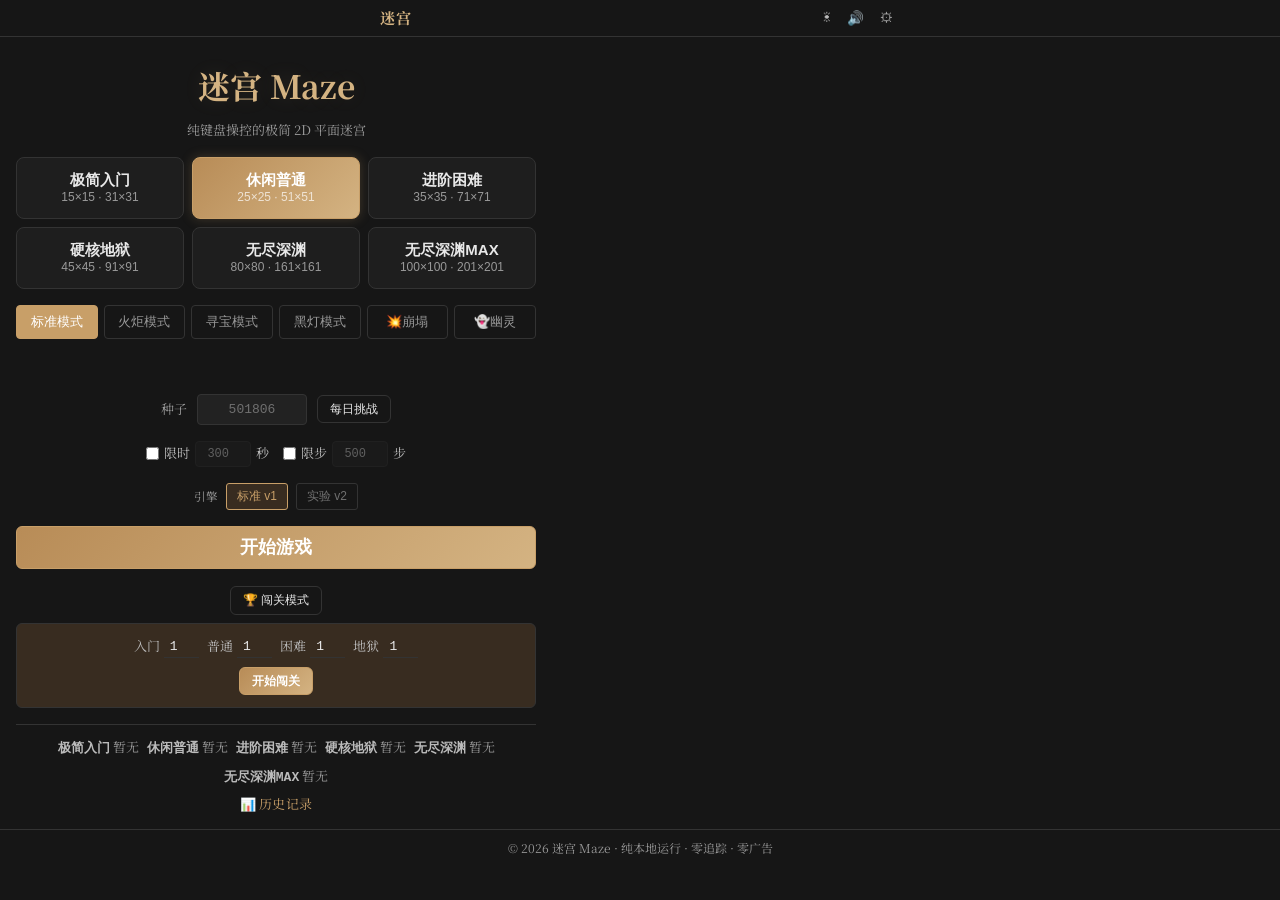
<file: index.html>
<!DOCTYPE html>
<html lang="zh-CN">
<head>
<meta charset="UTF-8">
<meta name="viewport" content="width=device-width,initial-scale=1,user-scalable=no">
<meta name="description" content="极简迷宫 — 纯键盘操控的2D平面迷宫游戏">
<title>迷宫 Maze</title>
<link rel="stylesheet" href="css/style.css">
</head>
<body>

<nav class="navbar scrolled" id="navbar">
  <div class="nav-inner">
    <span class="nav-logo" id="nav-logo">迷宫</span>
    <span class="nav-center" id="nav-center"></span>
    <div class="nav-right">
      <button class="nav-btn" id="nav-theme">☀</button>
      <button class="nav-btn" id="nav-sound">🔊</button>
      <button class="nav-btn" id="nav-settings">⚙</button>
    </div>
  </div>
</nav>

<section class="hero" id="hero-section">
  <div class="hero-content">
    <h1><span class="accent">迷宫</span> Maze</h1>
    <p class="subtitle">纯键盘操控的极简 2D 平面迷宫</p>
    <div class="diff-cards" id="diff-cards"></div>
    <div class="mode-row" id="mode-row"></div>
    <div class="mode-hint" id="mode-hint" style="font-size:12px;color:var(--text-tertiary);margin-bottom:.5rem;min-height:1.2em;font-family:var(--font-sans)"></div>
    <div class="seed-row">
      <label style="color:var(--text-tertiary)">种子</label>
      <input type="text" class="seed-input" id="seed-input" placeholder="留空随机" maxlength="10">
      <button class="btn btn-sm" id="btn-daily">每日挑战</button>
    </div>
    <div class="challenge-row">
      <label><input type="checkbox" id="ch-time-cb">限时<input type="number" id="ch-time-val" value="300" min="30" max="3600" step="30" disabled>秒</label>
      <label><input type="checkbox" id="ch-steps-cb">限步<input type="number" id="ch-steps-val" value="500" min="10" max="99999" step="50" disabled>步</label>
    </div>
      <div class="engine-row" id="engine-row">
        <label style="color:var(--text-tertiary);font-size:.72rem">引擎</label>
        <button class="engine-btn active" data-engine="standard">标准 v1</button>
        <button class="engine-btn" data-engine="experimental">实验 v2</button>
      </div>
      <button class="btn btn-primary" id="btn-start">开始游戏</button>
      <div class="campaign-section" id="campaign-section">
        <button class="btn btn-sm" id="btn-campaign">🏆 闯关模式</button>
        <div class="campaign-config hidden" id="campaign-config">
          <div class="cconfig-row">
            <label>入门 <input type="number" class="cc-input" data-diff="beginner" value="1" min="1" max="3"></label>
            <label>普通 <input type="number" class="cc-input" data-diff="normal" value="1" min="1" max="3"></label>
            <label>困难 <input type="number" class="cc-input" data-diff="hard" value="1" min="1" max="3"></label>
            <label>地狱 <input type="number" class="cc-input" data-diff="hell" value="1" min="1" max="3"></label>
          </div>
          <button class="btn btn-sm btn-primary" id="btn-campaign-start">开始闯关</button>
        </div>
      </div>
    <div class="hero-footer" id="hero-footer">
      <div class="hf-row" id="hf-records"></div>
      <div class="hf-toggle" id="hf-toggle">📊 历史记录</div>
      <div class="hf-leaderboard" id="hf-leaderboard"></div>
    </div>
  </div>
</section>

<section class="game-section" id="game-section">
  <div class="game-hud" id="game-hud">
    <span class="hud-item">⏱ <span id="hud-timer">00:00:00</span></span>
    <span class="hud-item">👣 <span id="hud-steps">0</span></span>
    <span class="hud-item" id="hud-dist" style="color:var(--text-tertiary)">📍 ?</span>
    <span class="hud-item" id="hud-gems" style="display:none;color:var(--accent)"></span>
    <span class="hud-item" id="hud-countdown" style="display:none;color:var(--color-danger)"></span>
    <span class="hud-item" id="hud-seed" style="color:var(--text-tertiary);font-size:.72rem;cursor:pointer" title="点击复制种子"></span>
    <span class="hud-spacer"></span>
    <span class="hud-item" style="font-family:var(--font-sans);font-size:.72rem" id="hud-diff"></span>
  </div>
  <div class="game-canvas-wrap" id="canvas-wrap">
    <canvas id="maze-canvas"></canvas>
    <div class="metrics-panel" id="metrics-panel">
      <div class="mp-header">迷宫指标</div>
      <div id="mp-content"></div>
    </div>
    <div class="minimap" id="minimap"><canvas id="minimap-canvas"></canvas></div>
  </div>
  <div class="game-controls" id="game-controls">
    <div class="ctrl-row">
      <button class="ctrl-btn active" id="btn-breadcrumb">轨迹</button>
      <button class="ctrl-btn" id="btn-fog">迷雾</button>
      <button class="ctrl-btn" id="btn-ghost">👻 幽灵</button>
      <button class="ctrl-btn" id="btn-backtrack">回溯</button>
      <button class="ctrl-btn" id="btn-hint">提示</button>
    </div>
    <div class="ctrl-row">
      <button class="ctrl-btn" id="btn-new-game">新局</button>
      <button class="ctrl-btn" id="btn-reset-maze">重置</button>
      <button class="ctrl-btn" id="btn-pause-game">⏸ 暂停</button>
      <button class="ctrl-btn" id="btn-settings-open">⚙ 设置</button>
    </div>
  </div>
  <div class="kb-hint" id="kb-hint">↑↓←→/WASD 移动 | Esc 暂停 | F 迷雾 | G 幽灵 | H 提示 | B 回溯 | R 重置 | N 新局 | T 主题</div>
</section>

<footer class="footer" id="footer"><div class="container">© 2026 迷宫 Maze · 纯本地运行 · 零追踪 · 零广告</div></footer>

<div class="modal hidden" id="pause-modal"><div class="modal-card">
  <h2>已暂停</h2><p class="subtitle">计时已停止</p>
  <div class="btn-group"><button class="btn btn-primary" id="btn-resume">继续</button><button class="btn" id="btn-quit">返回菜单</button></div>
</div></div>
<div class="modal hidden" id="confirm-modal"><div class="modal-card">
  <h2>确定退出?</h2><p class="subtitle" id="confirm-msg">当前进度将丢失</p>
  <div class="btn-group"><button class="btn btn-primary" id="btn-confirm-yes">确定</button><button class="btn" id="btn-confirm-no">取消</button></div>
</div></div>
<div class="modal hidden" id="win-modal"><div class="modal-card">
  <h1 style="color:var(--color-success)">✔ 通关!</h1>
  <div class="stats-row"><div><div class="sv" id="win-time"></div><div class="sl">用时</div></div><div><div class="sv" id="win-steps"></div><div class="sl">步数</div></div></div>
  <div class="stats-detail" id="stats-detail"></div>
  <div class="best-compare" id="best-compare"></div>
  <div id="win-score" style="font-size:.9rem;font-weight:700;color:var(--accent);margin:.3rem 0 .3rem;font-family:var(--font-mono)"></div>
  <div id="win-achievements" style="font-size:.65rem;color:var(--color-success);margin:.2rem 0"></div>
  <div class="stats-detail" id="maze-stats" style="font-size:.65rem;color:var(--text-tertiary);margin-top:-.2rem"></div>
  <div class="btn-group">
    <button class="btn btn-sm" id="btn-win-replay">▶ 回放</button>
    <button class="btn btn-primary" id="btn-win-new">再来一局</button>
    <button class="btn" id="btn-win-menu">选择难度</button>
  </div>
</div></div>
<div class="modal hidden" id="fail-modal"><div class="modal-card">
  <h1 style="color:var(--color-danger)">✘ 挑战失败</h1><p class="subtitle" id="fail-reason"></p>
  <div class="stats-row"><div><div class="sv" id="fail-time"></div><div class="sl">用时</div></div><div><div class="sv" id="fail-steps"></div><div class="sl">步数</div></div></div>
  <div class="btn-group"><button class="btn btn-primary" id="btn-fail-retry">重试</button><button class="btn" id="btn-fail-menu">返回菜单</button></div>
</div></div>
<div class="modal hidden" id="settings-modal"><div class="modal-card" style="text-align:left">
  <h2 style="text-align:center;margin-bottom:.8rem">设置</h2>
  <div class="settings-section"><h3>外观</h3>
    <div class="skin-swatches" id="skin-swatches"></div>
    <div class="settings-row" style="margin-top:.4rem"><span>暗色模式</span><button class="btn btn-sm" id="btn-theme-toggle">切换</button></div>
  </div>
  <div class="settings-section"><h3>历史最佳</h3>
    <div id="best-records-display"></div>
    <div style="margin-top:.4rem"><button class="btn btn-sm" id="btn-reset-records" style="color:var(--color-danger);border-color:var(--color-danger)">清空所有记录</button></div>
  </div>
  <div class="settings-section"><h3>移动速度</h3>
    <div class="settings-row"><span>速度</span><div id="speed-btns"><button class="btn btn-sm" data-speed="slow">慢</button><button class="btn btn-sm" data-speed="medium">中</button><button class="btn btn-sm" data-speed="fast">快</button></div></div>
  </div>
  <div class="settings-section"><h3>字体大小</h3>
    <div class="settings-row"><span>字体</span><div id="font-size-btns"><button class="btn btn-sm" data-size="small">小</button><button class="btn btn-sm" data-size="medium">中</button><button class="btn btn-sm" data-size="large">大</button></div></div>
  </div>
  <div class="settings-section"><h3>音效</h3>
    <div class="settings-row"><span>启用音效</span><button class="btn btn-sm" id="btn-sound-toggle">开</button></div>
  </div>
  <div class="settings-section"><h3>成就</h3>
    <div id="achievements-display" style="font-size:.7rem;color:var(--text-secondary)"></div>
  </div>
  <div class="settings-section"><h3>排行榜</h3>
    <div class="settings-row"><span>清空排行榜数据</span><button class="btn btn-sm" id="btn-clear-leaderboard" style="color:var(--color-danger);border-color:var(--color-danger)">清空</button></div>
  </div>
  <div class="btn-group" style="margin-top:.6rem"><button class="btn" id="btn-settings-close">关闭</button></div>
</div></div>
<div class="history-modal hidden" id="history-modal">
  <div class="history-card">
    <div class="history-header">
      <h2>📊 历史记录</h2>
      <button class="history-close" id="history-close">✕</button>
    </div>
    <div class="history-filters">
      <button class="history-filter active" data-type="all" data-value="">全部</button>
      <button class="history-filter" data-type="mode" data-value="standard">🎮 标准</button>
      <button class="history-filter" data-type="mode" data-value="torch">🔦 火炬</button>
      <button class="history-filter" data-type="mode" data-value="treasure">💎 寻宝</button>
      <button class="history-filter" data-type="mode" data-value="torchpro">🦇 黑灯</button>
      <button class="history-filter" data-type="diff" data-value="beginner">极简</button>
      <button class="history-filter" data-type="diff" data-value="normal">普通</button>
      <button class="history-filter" data-type="diff" data-value="hard">困难</button>
      <button class="history-filter" data-type="diff" data-value="hell">地狱</button>
    </div>
    <div class="history-stats" id="history-stats"></div>
    <div class="history-charts" id="history-charts">
      <div class="history-chart">
        <h3>📈 得分趋势</h3>
        <canvas id="chart-score" width="1200" height="200"></canvas>
      </div>
      <div class="history-chart">
        <h3>⏱ 用时趋势</h3>
        <canvas id="chart-time" width="1200" height="200"></canvas>
      </div>
      <div class="history-chart">
        <h3>🎯 效率趋势</h3>
        <canvas id="chart-eff" width="1200" height="200"></canvas>
      </div>
    </div>
    <div class="history-list" id="history-list"></div>
  </div>
</div>

<script type="module" src="js/app.js"></script>
</body>
</html>
</file>
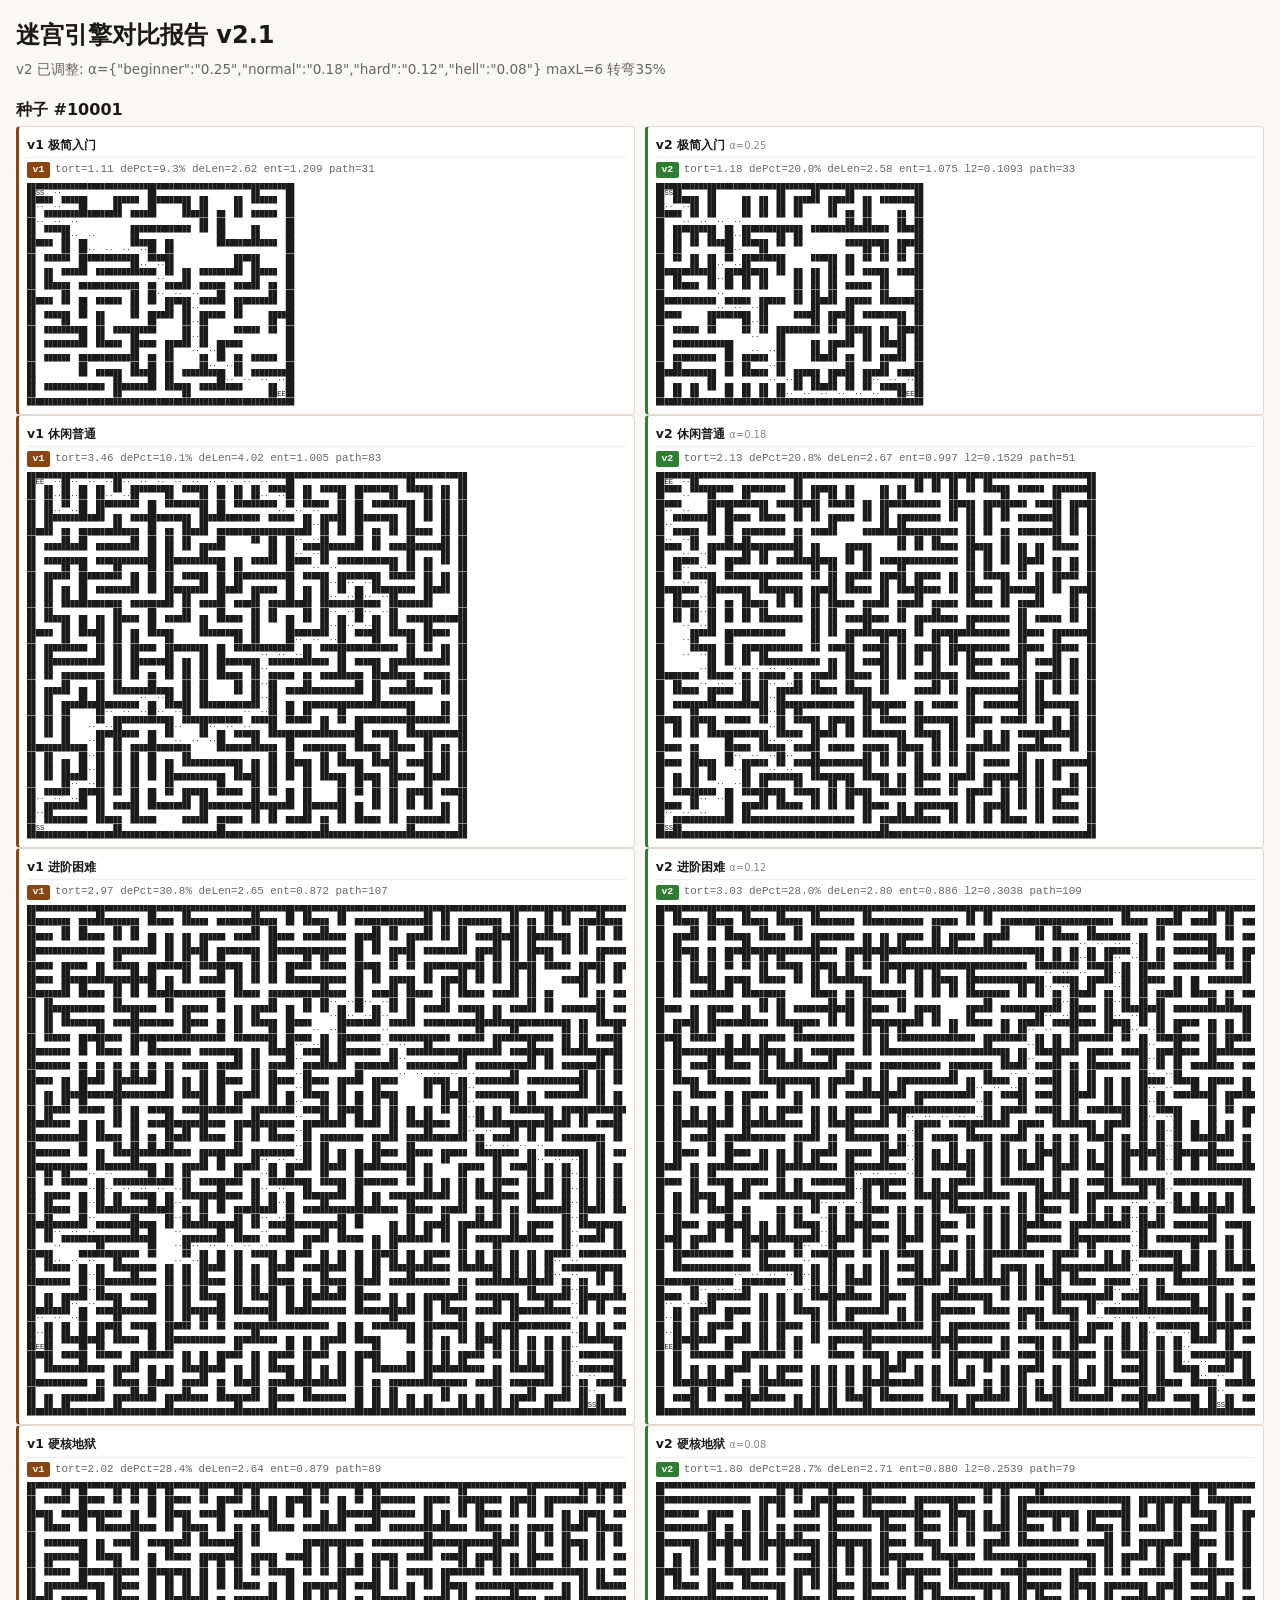
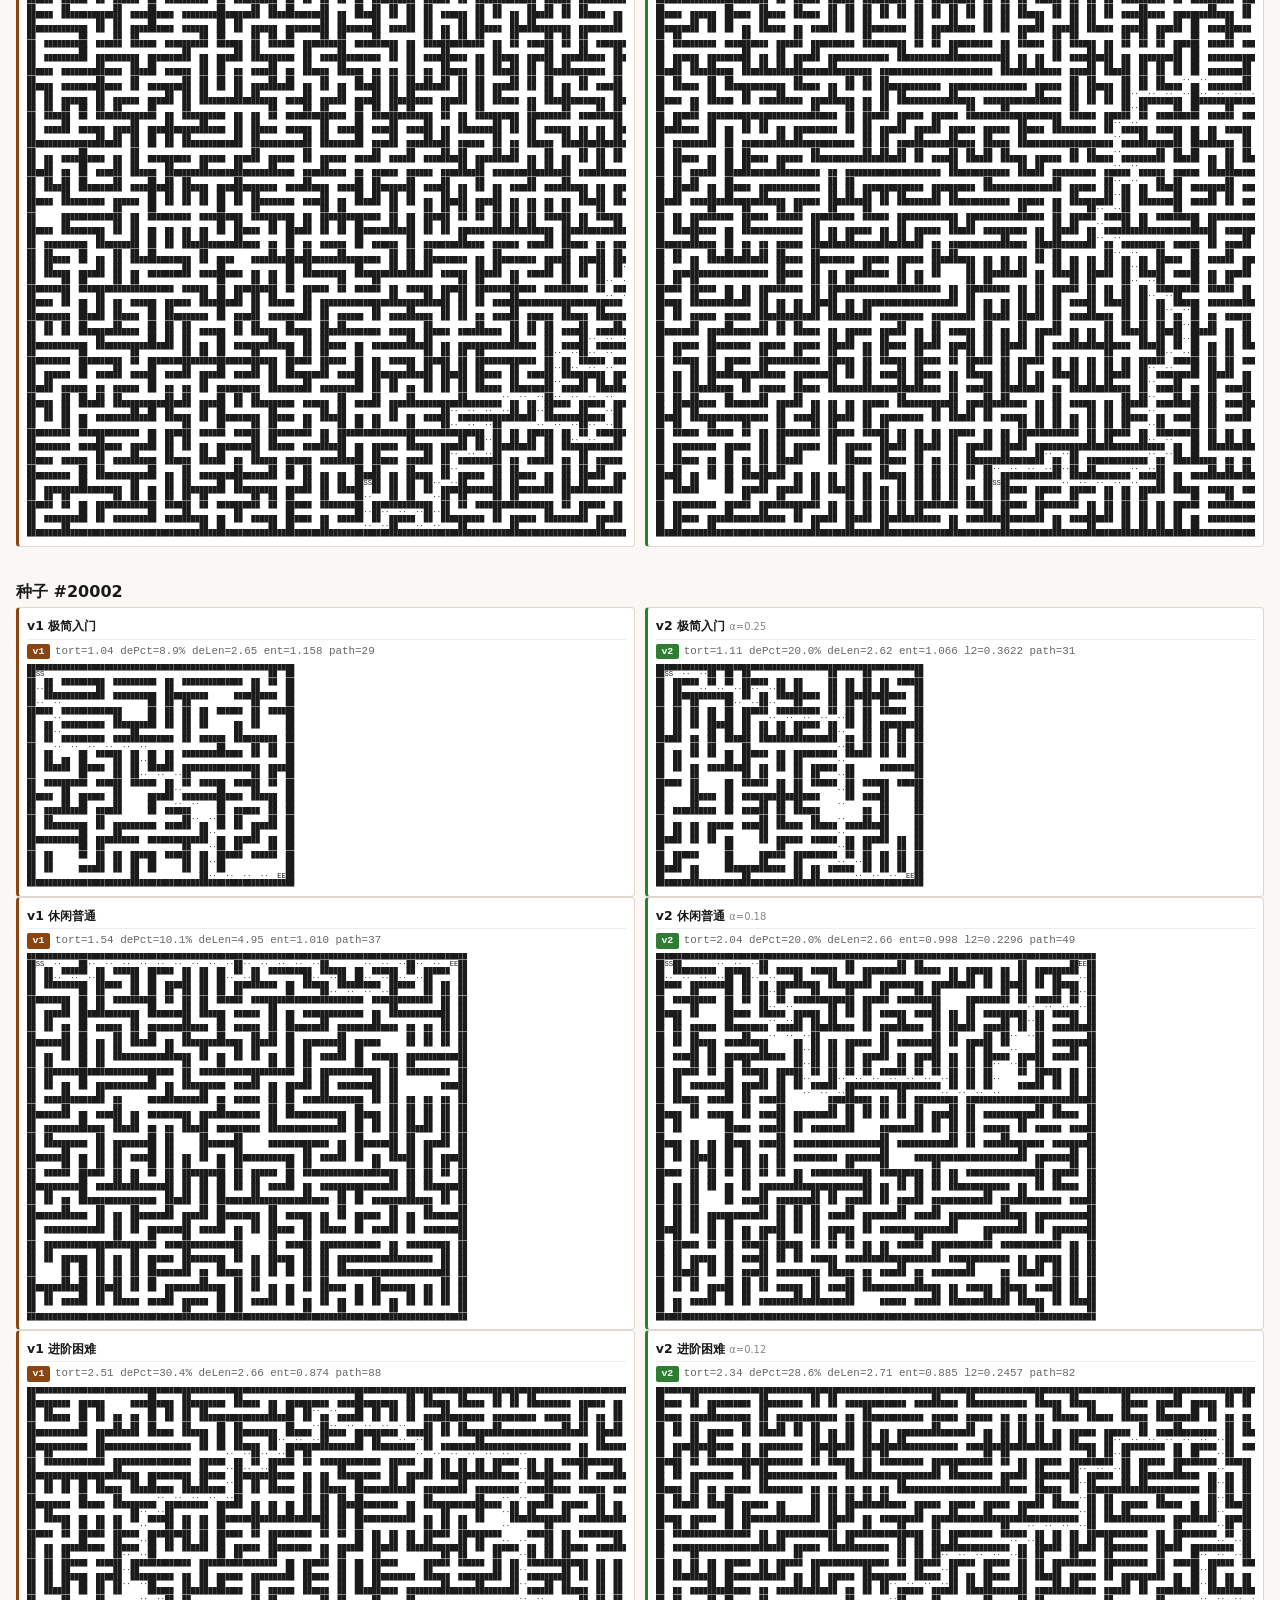
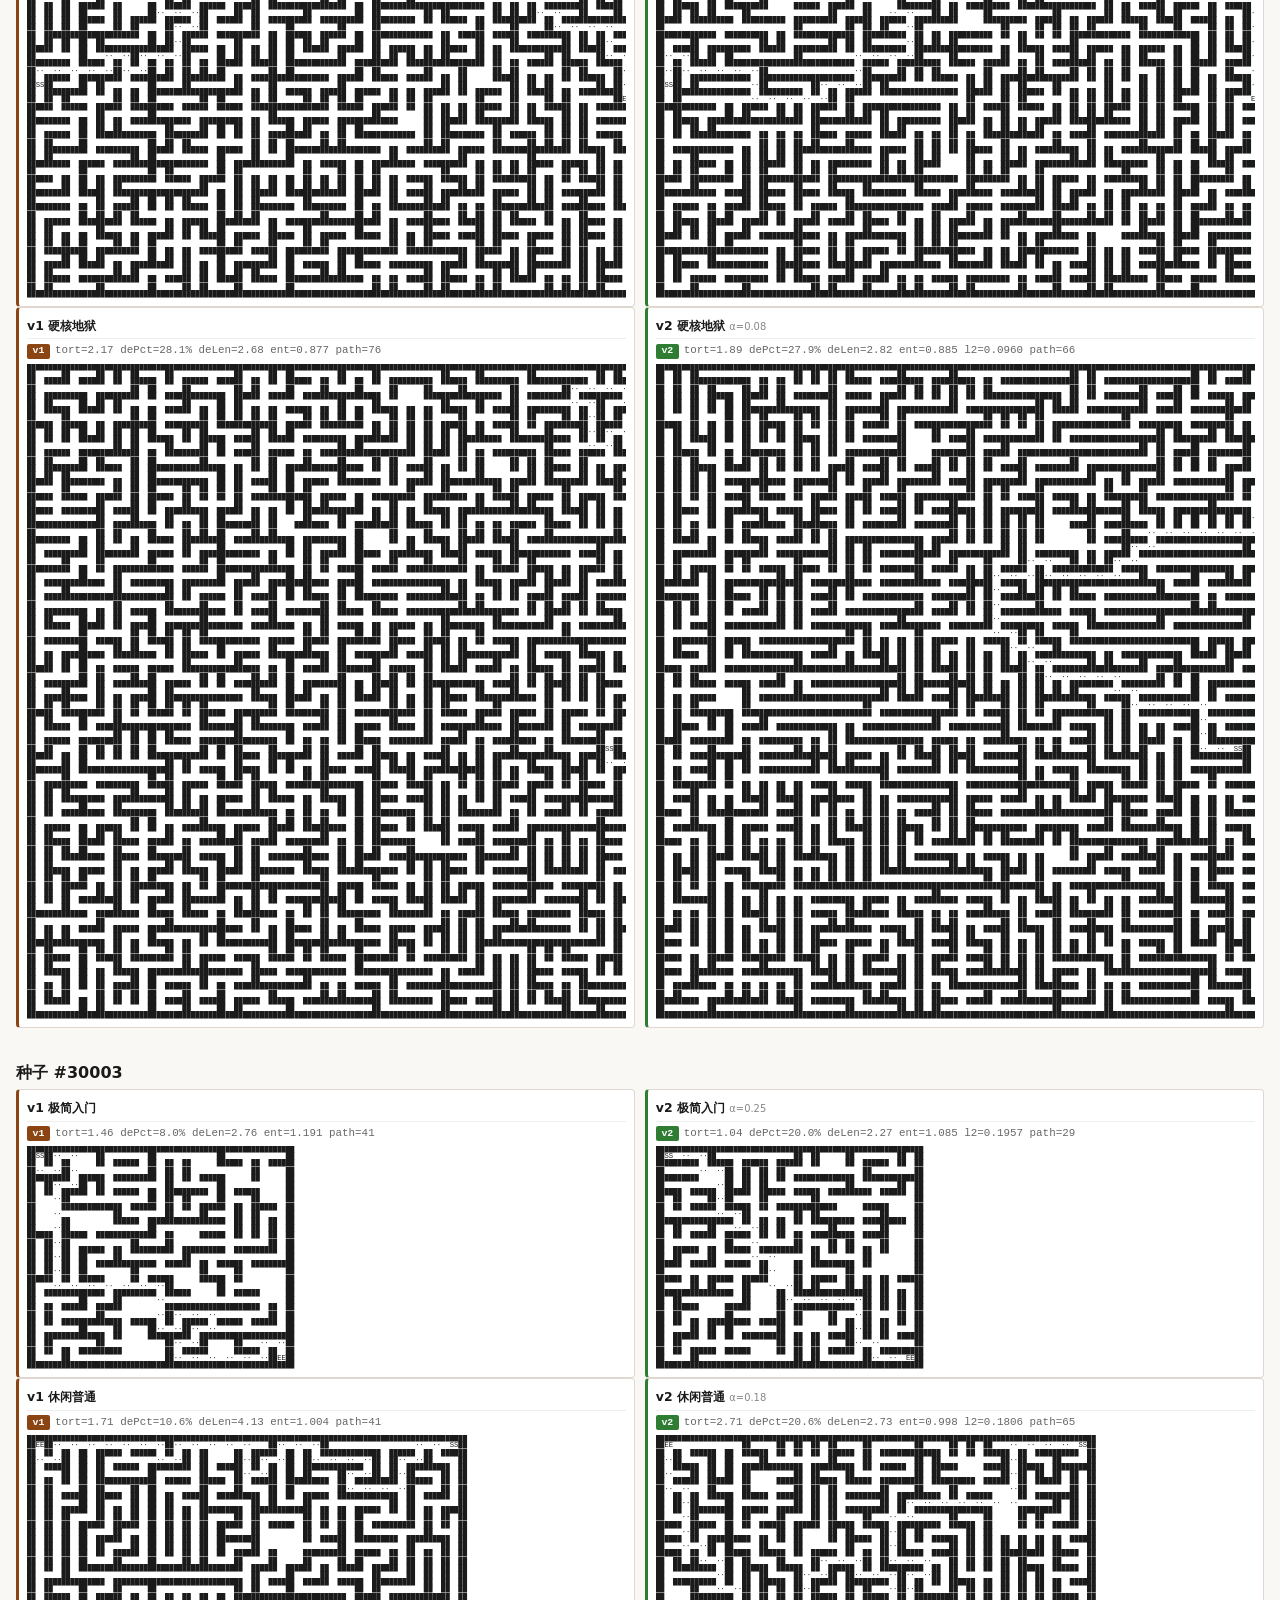
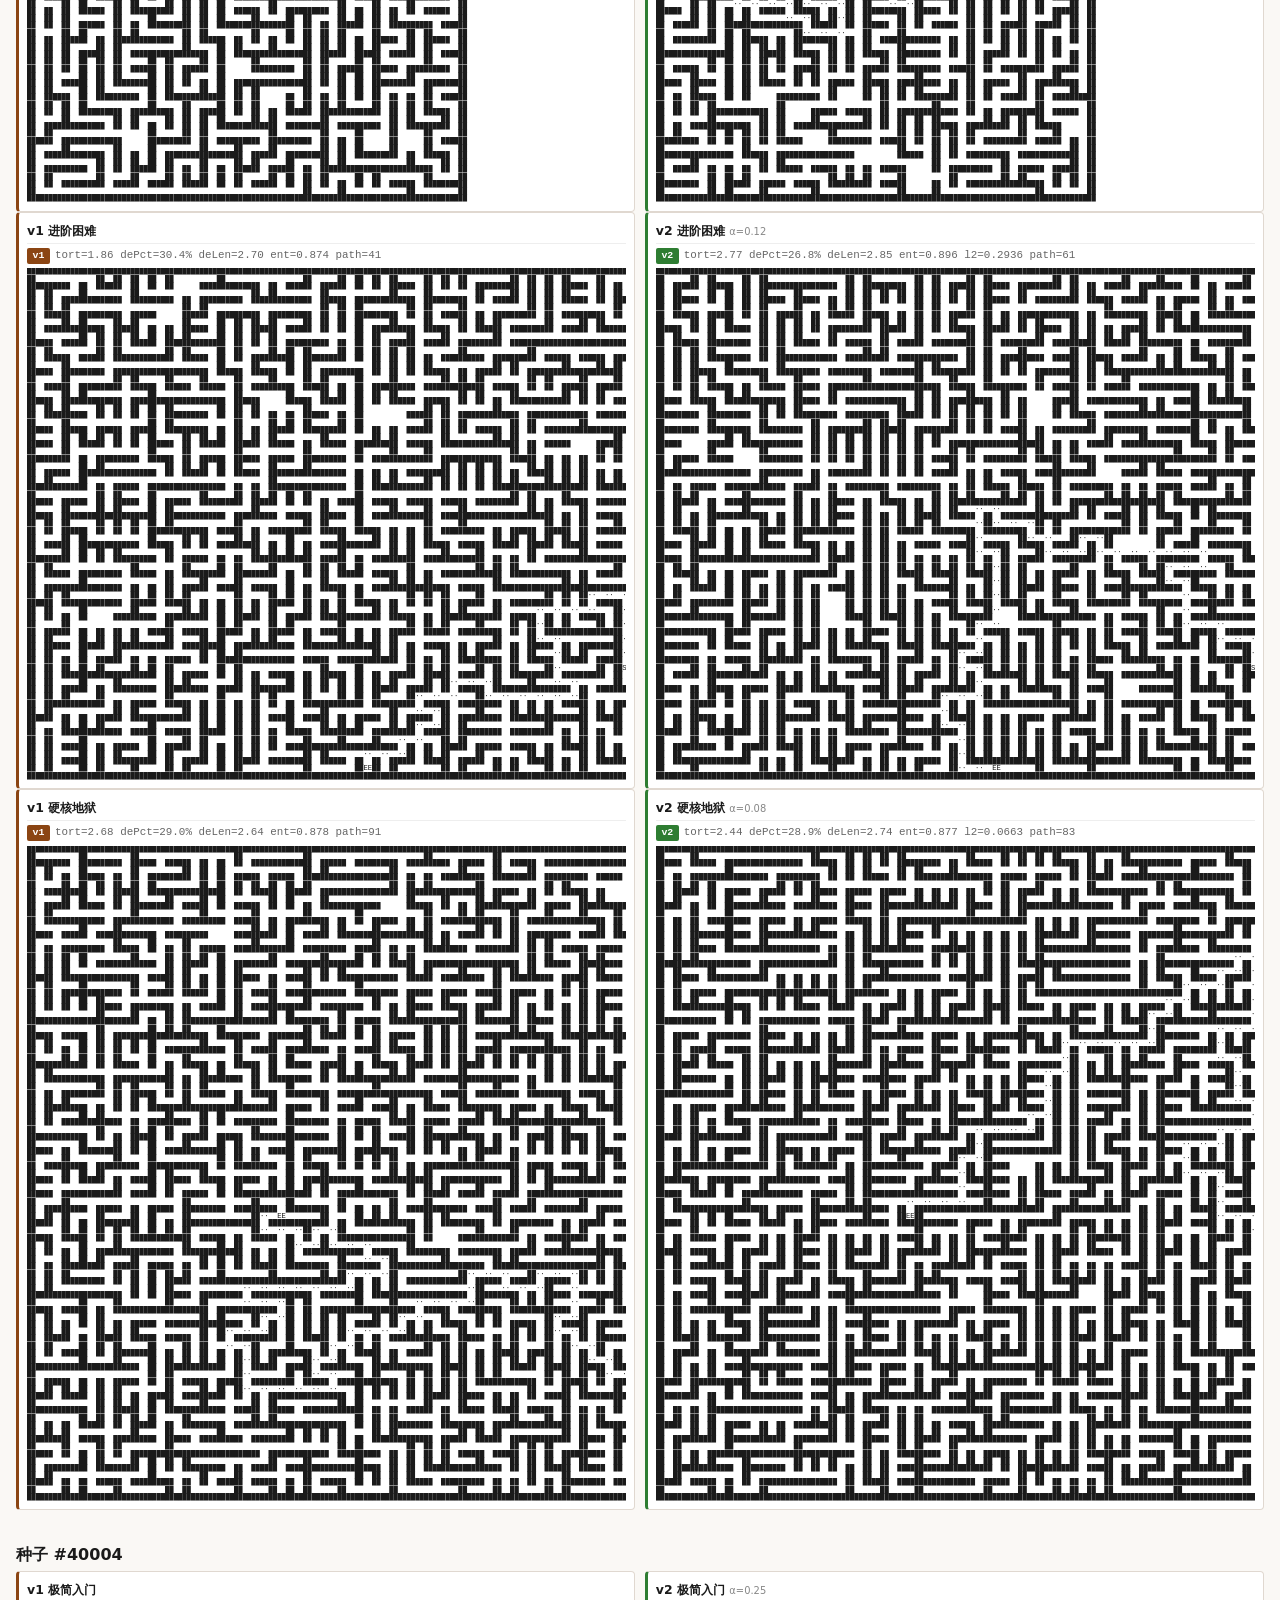
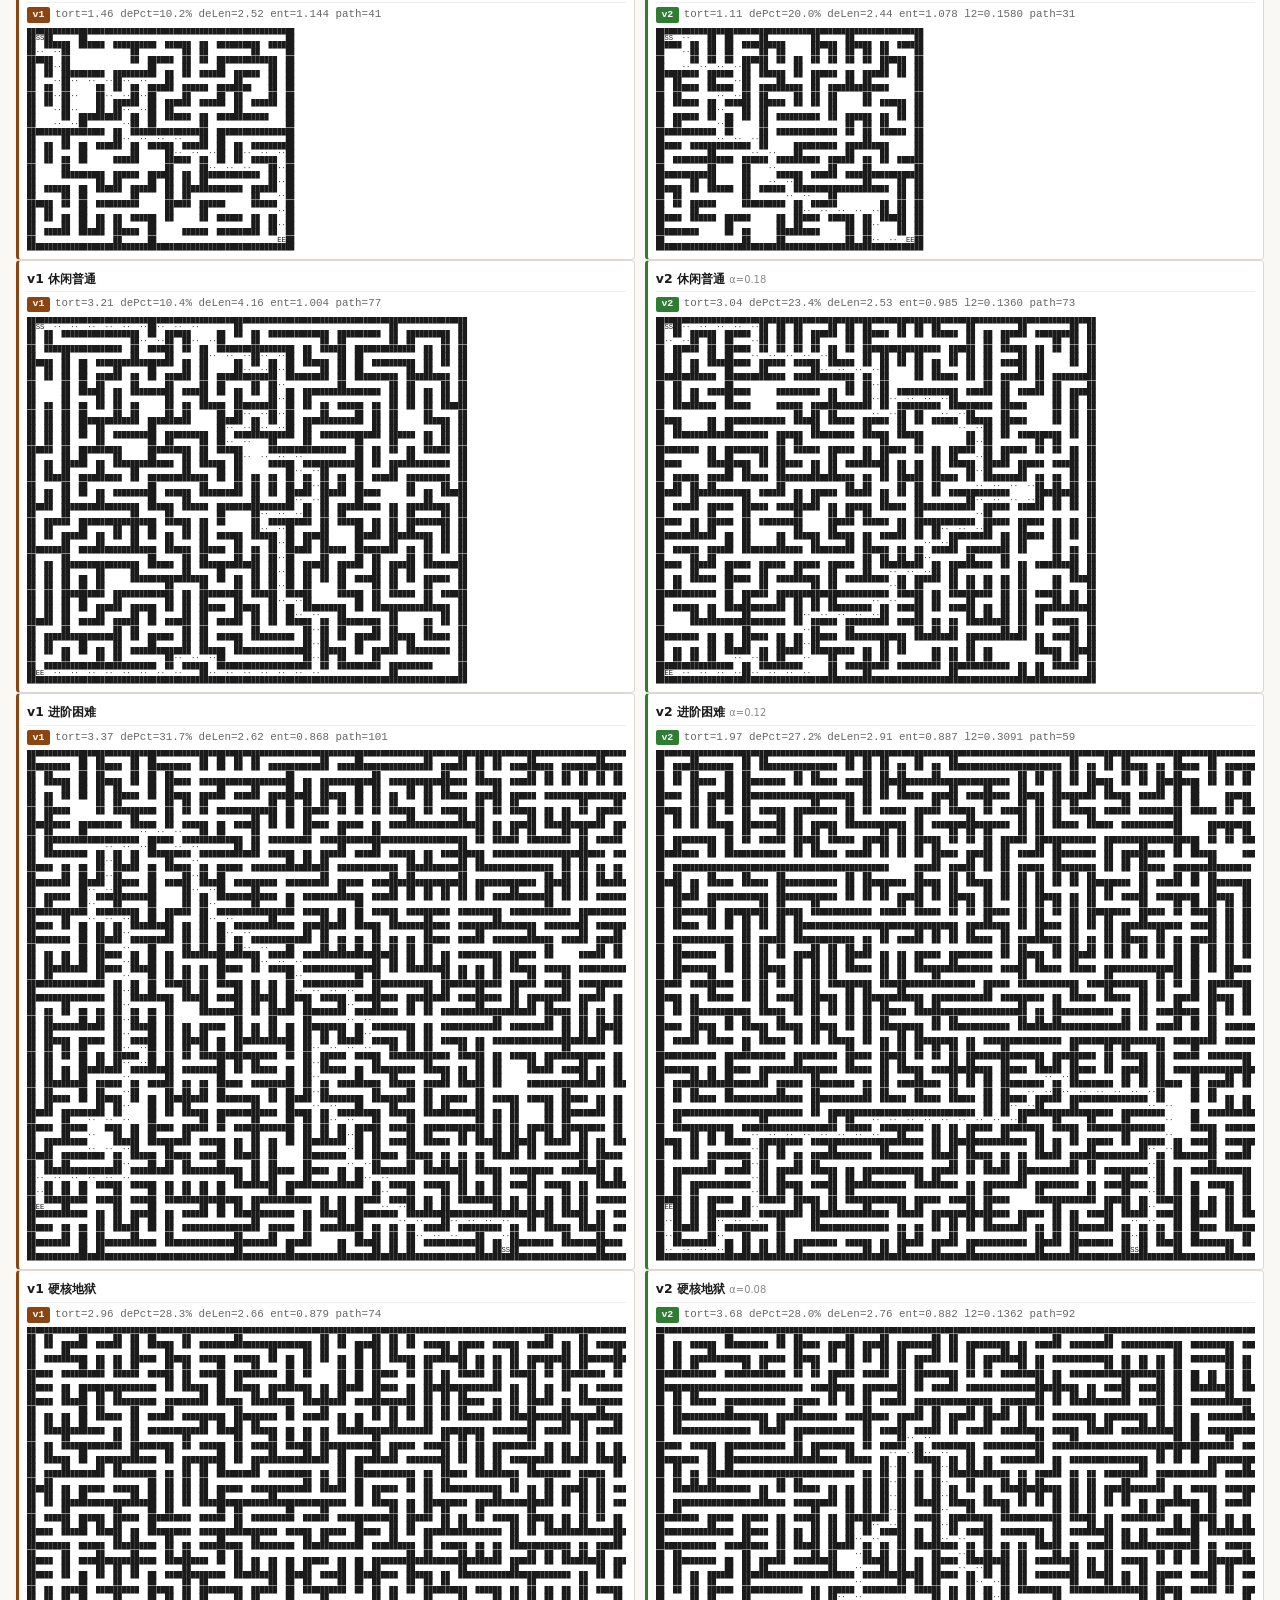
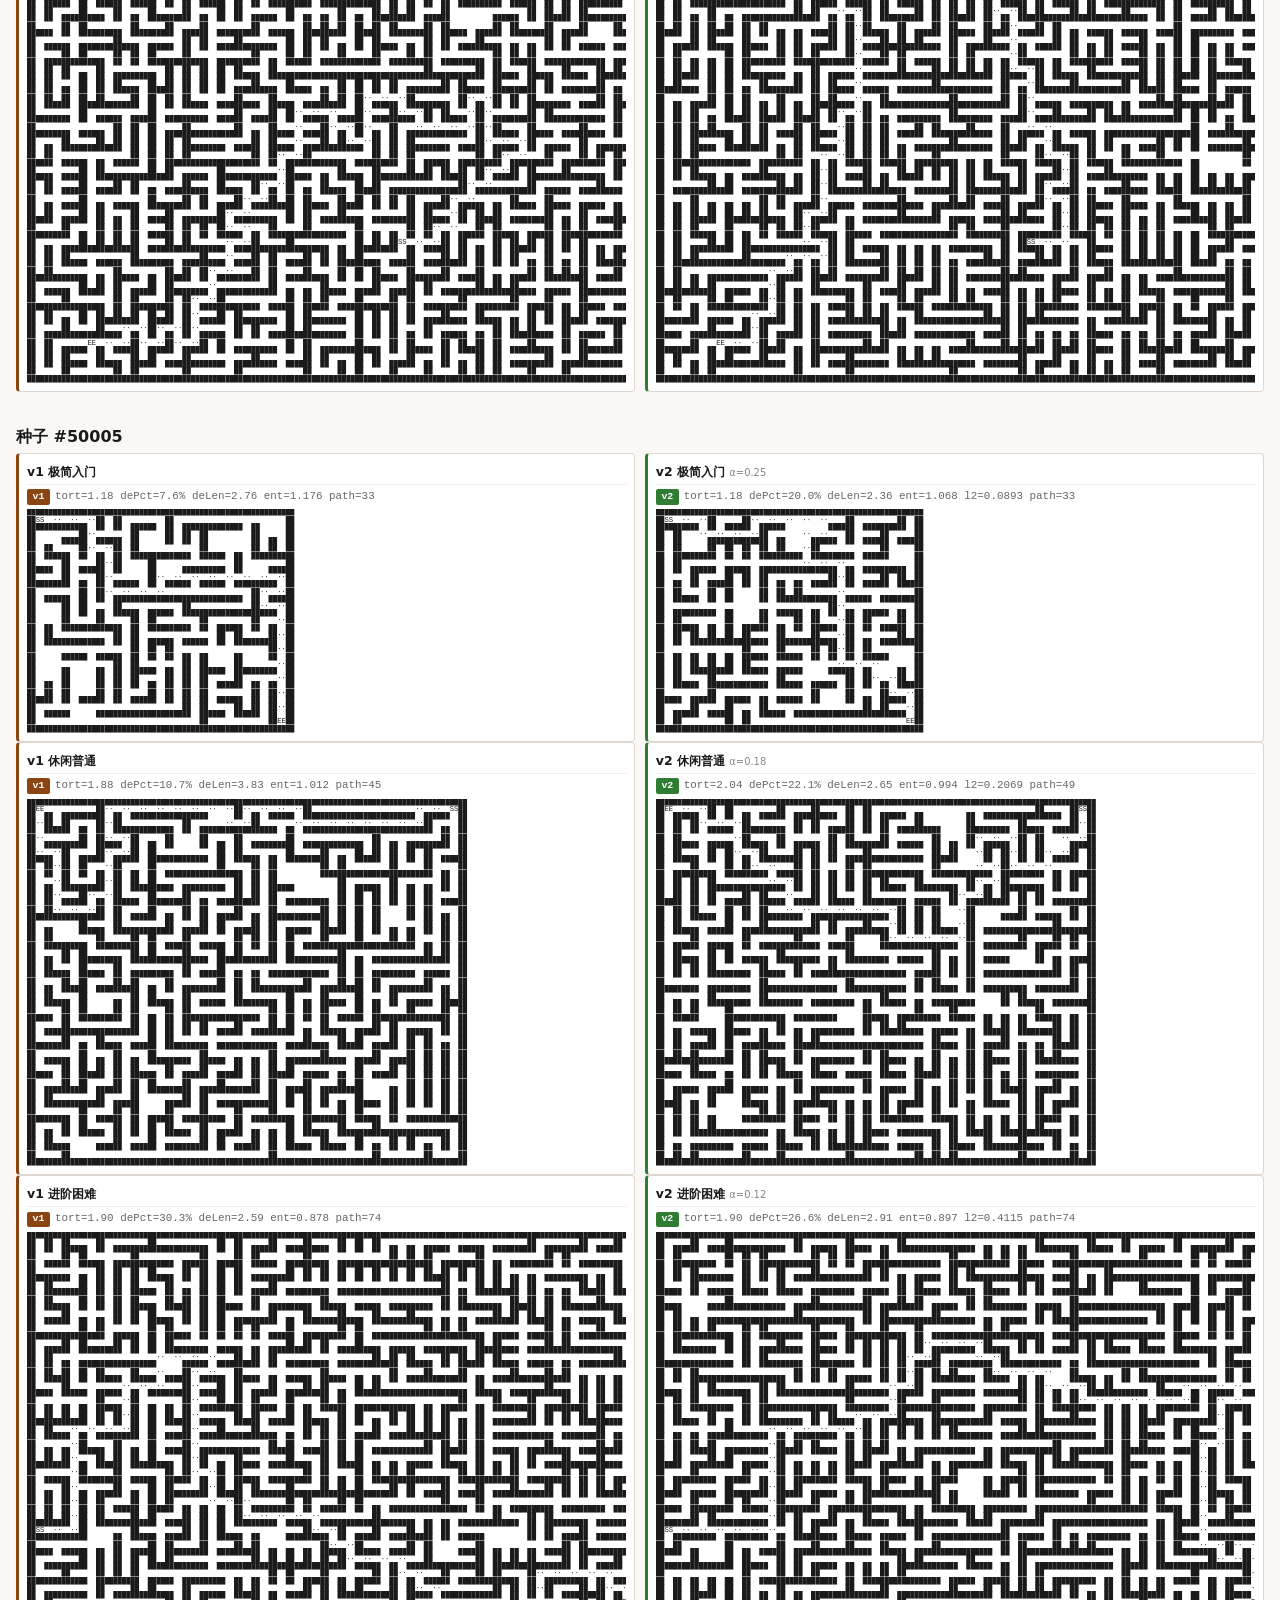
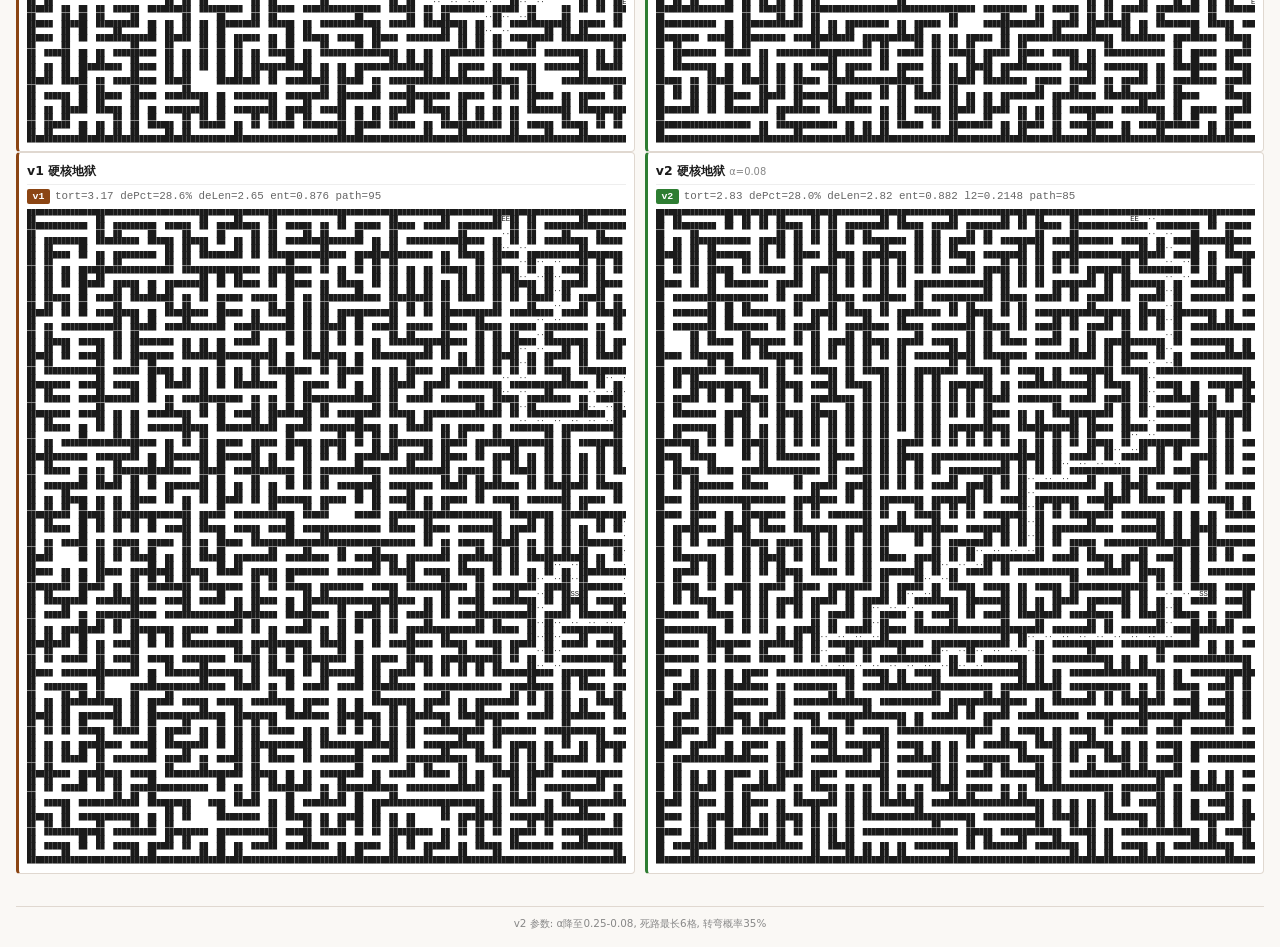
<file: paper/comparison-v2.1.html>
<!DOCTYPE html><html lang="zh-CN"><head><meta charset="UTF-8"><title>迷宫引擎对比报告 v2.1</title><style>*{box-sizing:border-box;margin:0;padding:0}body{font-family:Inter,system-ui,sans-serif;background:#faf8f5;color:#1a1a1a;padding:1rem;line-height:1.6}h1{font-size:1.5rem;margin-bottom:.3rem}.sub{color:#666;font-size:.85rem;margin-bottom:1rem}.comparison{margin-bottom:2rem}.comparison h2{font-size:1rem;margin-bottom:.2rem}.row{display:flex;gap:.6rem;flex-wrap:wrap}.col{flex:1;min-width:280px;background:#fff;border:1px solid #e0d8d0;padding:.5rem;border-radius:4px}.col h3{font-size:.78rem;margin-bottom:.25rem;padding-bottom:.15rem;border-bottom:1px solid #eee}.col .meta{font-size:.68rem;color:#666;line-height:1.4;margin-bottom:.3rem;font-family:monospace}pre{font-size:.45rem;line-height:1;white-space:pre;font-family:"SF Mono","Cascadia Code","Consolas",monospace;overflow-x:auto;margin:0}.v1{border-left:3px solid #8B4513}.v2{border-left:3px solid #2e7d32}.tag{display:inline-block;font-size:.62rem;padding:.05rem .35rem;border-radius:2px;color:#fff;font-weight:600;margin-right:.3rem}.tag.v1t{background:#8B4513}.tag.v2t{background:#2e7d32}.note{font-size:.62rem;color:#888;margin-top:.2rem}@media(max-width:700px){.row{flex-direction:column}}</style></head><body><h1>迷宫引擎对比报告 v2.1</h1><p class="sub">v2 已调整: α={"beginner":"0.25","normal":"0.18","hard":"0.12","hell":"0.08"} maxL=6 转弯35%</p><div class="comparison"><h2>种子 #10001</h2><div class="row"><div class="col v1"><h3>v1 极简入门</h3><div class="meta"><span class="tag v1t">v1</span>tort=1.11 dePct=9.3% deLen=2.62 ent=1.209 path=31</div><pre>██████████████████████████████████████████████████████████████
██SS  ··                    ██                      ██      ██
██████  ██████      ██████  ██████████  ██      ██  ██████  ██
██··  ··    ██      ██      ██      ██  ██      ██          ██
██  ██████████████████  ██████      ██████  ██  ██  ██████  ██
██··  ··  ··                            ██  ██              ██
██  ██████              ██████████████  ██  ██      ██      ██
██      ██··  ··        ██                  ██      ██      ██
██████  ██  ██          ██████  ██          ██████████████  ██
██      ██  ██··  ··  ··  ··██  ██                          ██
██  ██████  ██████████████  ██████              ██████      ██
██          ██          ██··  ··██              ██  ██      ██
██  ██  ██████  ██████████████  ██  ██  ██████████  ██████  ██
██  ██                        ··    ██              ██      ██
██  ██████  ██████████████  ██  ██████  ██████  ██████  ██  ██
██      ██              ██  ██··  ··  ··    ██          ██  ██
██████  ██  ██  ██████  ██  ██  ██████  ██████  ██████████  ██
██          ██          ██      ██  ██··        ██          ██
██  ██████  ██  ██      ██  ██████  ██  ██████  ██      ██████
██      ██      ██          ██      ██··██              ██  ██
██  ██████████  ██  ██████████      ██  ██      ██████  ██  ██
██          ██  ██      ██          ██··██                  ██
██  ██████████  ██████  ██████  ██████  ██  ██████          ██
██                      ██      ██    ··  ··██              ██
██  ██████  ██████████████  ██  ██      ██  ██  ██  ██████  ██
██          ██          ██  ██  ██      ██··  ··██          ██
██          ██  ██████  ██████  ██  ██████████  ██  ██████████
██                  ██      ██  ██          ██··  ··  ··  ··██
██  ██████████████  ██████████  ██████  ██████████      ██  ██
██                  ██              ██                  ██EE██
██████████████████████████████████████████████████████████████</pre></div><div class="col v2"><h3>v2 极简入门 <span style="font-weight:400;font-size:.62rem;color:#888">α=0.25</span></h3><div class="meta"><span class="tag v2t">v2</span>tort=1.18 dePct=20.0% deLen=2.58 ent=1.075 l2=0.1093 path=33</div><pre>██████████████████████████████████████████████████████████████
██SS██      ██              ██      ██      ██              ██
██  ██████  ██      ██  ██  ██  ██████  ██████  ██  ██████████
██··  ··██  ██      ██  ██  ██  ██      ██      ██          ██
██████  ██  ██      ██  ██  ██  ██      ██  ██  ██      ██  ██
██    ··  ··  ··  ··                        ██  ██      ██  ██
██  ██████████  ██  ██████████████  ██████████████████  ██████
██  ██  ██  ██  ██··██      ██  ██                          ██
██  ██  ██  ██████  ██████  ██  ██          ██████████  ██████
██  ██          ██··    ██                      ██  ██  ██  ██
██  ██  ██  ██  ██  ██████████      ██████  ██  ██  ██  ██  ██
██      ██  ██··  ··██      ██          ██  ██              ██
██████████████  ██████████  ██  ██  ██  ██  ██  ██████  ██████
██  ██      ██··██  ██  ██      ██  ██  ██          ██      ██
██  ██████  ██  ██  ██  ██      ██  ██  ██  ██████  ██      ██
██            ··                ██  ██  ██          ██      ██
██████████████  ██████  ██████  ██  ██████  ██████  ██████████
██            ··  ··  ··██          ██      ██              ██
██████      ██████████  ██      ██████  ██████  ██████████  ██
██          ██      ██··██          ██  ██  ██          ██  ██
██  ██████  ██      ██  ██  ██████████  ██  ██████  ██  ██████
██                    ··    ██              ██  ██  ██  ██  ██
██  ██████████████          ██      ██  ██████  ██  ██████  ██
██              ██    ··  ··██      ██  ██      ██      ██  ██
██  ██████████  ██  ██████  ██      ██████  ██  ██  ██████  ██
██  ██          ██  ██    ··██              ██      ██      ██
██████████████  ██  ██████  ██  ██████  ██████  ██████  ██████
██          ██            ··  ··██  ██  ██  ██  ██··  ··  ··██
██  ██  ██  ██  ██  ██  ██  ██  ██  ██████  ██  ██  ██████  ██
██  ██  ██      ██  ██  ██  ██··  ··  ··  ··  ··  ··    ██EE██
██████████████████████████████████████████████████████████████</pre></div></div><div class="row"><div class="col v1"><h3>v1 休闲普通</h3><div class="meta"><span class="tag v1t">v1</span>tort=3.46 dePct=10.1% deLen=4.02 ent=1.005 path=83</div><pre>██████████████████████████████████████████████████████████████████████████████████████████████████████
██EE  ··██··  ··  ··██··  ··  ··  ··  ··  ··  ··  ··  ··    ██                          ██          ██
██  ██  ██  ██  ██  ██  ██████████  ██████  ██  ██  ██  ██████  ██  ██████  ██████████  ██████  ██  ██
██  ██··██··██  ██··  ··██      ██      ██  ██  ██  ██··  ··██  ██      ██  ██      ██      ██  ██  ██
██  ██  ██  ██  ██████████  ██  ██████████  ██  ██████████  ██  ██████  ██  ██  ██████████  ██  ██  ██
██  ██··  ··██  ██          ██          ██  ██            ··  ··  ··    ██  ██          ██  ██  ██  ██
██  ██████████████  ██  ██████████████  ██████████████  ██████  ██  ██████  ██████████  ██  ██  ██  ██
██  ██              ██      ██      ██  ██                      ██··██  ██  ██      ██  ██      ██  ██
██████  ██  ██████████████  ██  ██  ██████  ██████████████████████  ██  ██  ██  ██  ██  ██████  ██  ██
██      ██  ██          ██  ██  ██  ██      ██      ██  ██  ██··  ··██      ██  ██      ██      ██  ██
██  ██████████  ██████████  ██  ██  ██  ██████          ██  ██  ██████████████  ██  ██████████████  ██
██                          ██  ██      ██              ██  ██··  ··██                  ██      ██  ██
██  ██████████  ██████████████  ██████████████  ██  ██████  ██████  ██  ██████████████  ██  ██  ██  ██
██      ██  ██      ██      ██  ██          ██  ██          ██    ··  ··            ██  ██  ██      ██
██  ██████  ██████████  ██  ██  ██  ██████  ██  ██████████████  ██████  ██████████  ██████  ██  ██  ██
██  ██      ██          ██  ██  ██      ██  ██  ██          ██      ██··██··  ··██          ██  ██  ██
██  ██  ██  ██  ██████████  ██  ██████████  ██████  ██████  ██  ██  ██  ██  ██  ██████████  ██████  ██
██  ██  ██  ██                  ██  ██      ██      ██      ██  ██  ██··  ··██··  ··██      ██      ██
██  ██  ██████████████  ██████████  ██  ██████  ██████  ██████████  ██████████████  ██████████      ██
██  ██              ██      ██      ██      ██      ██  ██      ██  ██··  ··██··  ··██              ██
██  ██████  ██  ██  ██████  ██  ██████  ██  ██████  ██  ██  ██  ██  ██  ██  ██  ██  ██  ██████████████
██      ██  ██  ██  ██      ██          ██          ██      ██      ██··██··  ··██  ██      ██      ██
██████  ██  ██████  ██  ██  ██████      ██████████  ██      ██████████  ██  ██████  ██████  ██████  ██
██      ██      ██  ██  ██      ██              ██  ██      ██··  ··  ··██      ██      ██  ██      ██
██  ██████████  ██  ██  ██████  ██████████  ██  ██████████████  ██  ██████████████████  ██  ██  ██  ██
██  ██          ██  ██  ██      ██      ██  ██        ··  ··  ··██      ██              ██      ██  ██
██  ██████████████  ██  ██████████  ██  ██  ██████████  ██████████████  ██  ██████  ██████████████  ██
██  ██              ██  ██      ██  ██  ██  ██      ██··                ██      ██  ██              ██
██  ██  ██████████  ██  ██  ██  ██  ██  ██  ██████  ██  ██████  ██  ██████████  ██████████  ██████  ██
██      ██      ██  ██      ██      ██  ██      ██  ██··██      ██          ██  ██      ██      ██  ██
██  ██████  ██  ██  ██████████████  ██  ██      ██  ██  ██  ██████████████████  ██  ██████████  ██  ██
██  ██      ██  ██        ··  ··██  ██  ██          ██··██                      ██                  ██
██  ██  ██████████████████  ██  ██████  ██████████████  ██  ██  ██████████████████████████      ██  ██
██  ██  ██      ██··  ··  ··██··  ··██            ··  ··██  ██  ██      ██              ██      ██  ██
██  ██  ██      ██  ██████████████  ██████████████  ██████  ██████  ██  ██  ██████████████████████  ██
██  ██  ██    ··  ··██          ██··    ██··  ··  ··    ██          ██      ██          ██          ██
██  ██  ██      ██████████  ██  ██      ██  ██  ██████  ██████████████████████  ██████  ██████████████
██      ██    ··██  ██      ██    ··  ··  ··██      ██      ██              ██      ██      ██      ██
██████████████  ██  ██  ██████████████      ██████████████  ██  ██████████  ██████  ██████  ██  ██  ██
██  ██      ██··██  ██  ██  ██      ██                  ██  ██      ██  ██      ██  ██      ██  ██  ██
██  ██  ██  ██  ██  ██  ██  ██  ██  ██████████████  ██  ██  ██████  ██  ██████  ██████  ██████  ██  ██
██  ██  ██  ██··██  ██  ██  ██  ██              ██  ██  ██  ██  ██  ██      ██      ██      ██  ██  ██
██  ██  ██████  ██  ██  ██  ██  ██████████████  ██████  ██  ██  ██  ██████  ██████  ██████  ██████  ██
██      ██··  ··██  ██  ██      ██          ██      ██  ██      ██      ██  ██  ██  ██      ██      ██
██  ██████  ██████  ██  ██  ██  ██  ██████  ██████  ██  ██  ██  ██      ██  ██  ██  ██  ██████  ██████
██··  ··  ··██  ██      ██  ██      ██  ██          ██      ██  ██      ██      ██  ██  ██  ██      ██
██  ██████████  ██  ██████  ██████████  ██████████████████████  ██████████  ██  ██  ██  ██  ██  ██  ██
██··██          ██      ██              ██          ██  ██      ██      ██  ██      ██          ██  ██
██  ██████████  ██████  ██████      ██████  ██████  ██  ██  ██████  ██  ██  ██████  ██  ██████████  ██
██SS                ██                      ██                      ██                  ██          ██
██████████████████████████████████████████████████████████████████████████████████████████████████████</pre></div><div class="col v2"><h3>v2 休闲普通 <span style="font-weight:400;font-size:.62rem;color:#888">α=0.18</span></h3><div class="meta"><span class="tag v2t">v2</span>tort=2.13 dePct=20.8% deLen=2.67 ent=0.997 l2=0.1529 path=51</div><pre>██████████████████████████████████████████████████████████████████████████████████████████████████████
██EE  ··██                      ██                          ██  ██  ██  ██  ██                      ██
██████  ██████████  ██████████  ██  ██████  ██      ██  ██  ██  ██  ██  ██  ██████  ██████  ██████████
██    ··    ██      ██          ██  ██  ██  ██      ██  ██          ██          ██          ██      ██
██████      ██████████████  ██████████  ██████  ██  ██████████████  ██████  ██████████  ██████  ██████
██··  ··    ██  ██      ██      ██  ██          ██  ██              ██  ██  ██  ██          ██  ██  ██
██  ██████████  ██████  ██████  ██  ██  ██████  ██  ██  ██████████  ██  ██  ██  ██  ██████████  ██  ██
██··        ██  ██                      ██          ██  ██              ██  ██              ██  ██  ██
██  ██████  ██  ██  ██████████  ██  ██████      ██████████████████████  ██  ██  ██  ██████████  ██  ██
██··  ··██      ██  ██          ██                      ██  ██  ██      ██      ██          ██      ██
██████  ██  ██████████████████████  ██      ██████      ██  ██  ██████  ██████  ██  ██  ██  ██████  ██
██    ··  ··██      ██  ██      ██  ██      ██  ██                      ██  ██  ██  ██  ██          ██
██  ██████  ██  ██████  ██  ██████████████  ██  ██  ██████████████████  ██  ██  ██  ██████  ██  ██  ██
██  ██··  ··    ██                  ██  ██      ██      ██              ██  ██      ██      ██  ██  ██
██  ██  ██████  ██████████████████  ██  ██  ██████  ██████  ██████  ██  ██  ██████  ██  ██  ██████  ██
██    ··  ··██          ██              ██  ██      ██  ██  ██      ██  ██      ██      ██  ██      ██
██████████  ██████████  ██████████  ██████  ██████  ██  ██████████  ██  ██████  ██████████  ██  ██████
██  ██    ··██      ██      ██  ██  ██  ██          ██      ██          ██      ██      ██      ██  ██
██  ██████  ██  ██  ██████  ██  ██  ██  ██████  ██████  ██████  ██████  ██████  ██  ██████      ██  ██
██  ██  ██··██  ██  ██  ██          ██  ██      ██      ██      ██                  ██          ██  ██
██  ██  ██  ██  ██  ██  ██████████  ██  ██  ██████████  ██  ██████████  ██████████  ██  ██████  ██  ██
██    ··  ··██                      ██  ██      ██          ██          ██          ██              ██
██      ██████  ██████████████      ██  ██  ██████████████  ██  ██████████████████  ██████  ██████████
██    ··██      ██                  ██      ██      ██  ██      ██  ██              ██      ██      ██
██      ██████  ██  ██████████████  ██  ██████  ██████  ██  ██████  ██████████████  ██████  ██████  ██
██    ··  ··██  ██  ██  ██                  ██      ██  ██  ██  ██  ██  ██          ██      ██      ██
██          ██  ██  ██  ██████████████  ██  ██  ██████  ██  ██  ██  ██  ██████  ██████  ██████  ██  ██
██        ··██    ··  ··  ··  ··        ██  ██      ██  ██      ██      ██          ██      ██  ██  ██
██████████  ██████  ██  ██████  ██  ██████  ██████  ██  ██  ██████████  ██████████  ██  ██████  ██  ██
██  ██    ··  ··  ··██  ██··  ··██  ██      ██      ██          ██  ██              ██  ██  ██  ██  ██
██  ██████  ██████  ██  ██  ██████  ██████  ██████  ██      ██████  ██  ██████████████  ██  ██  ██  ██
██          ██      ██  ██··██                  ██                      ██          ██  ██          ██
██  ██████████████████████  ██████████████████  ██████████  ██  ██████  ██  ██████████  ██████████  ██
██      ██              ██··██  ██              ██  ██      ██          ██          ██  ██      ██  ██
██████  ██████  ██████  ██  ██  ██████  ██████  ██  ██████  ██████████  ██████  ██████  ██  ██  ██  ██
██  ██  ██  ██            ··██      ██  ██  ██  ██          ██      ██  ██                  ██  ██  ██
██  ██  ██  ██████████████  ██████  ██████  ██  ██████████  ██████  ██  ██  ██  ██  ██████████████  ██
██              ██      ██··  ··    ██                  ██      ██  ██      ██  ██      ██      ██  ██
██████  ██      ██████  ██████  ██████  ██████  ██████  ██████  ██  ██  ██████████  ██████████  ██  ██
██      ██      ██··  ··  ··██··    ██          ██  ██  ██  ██  ██  ██  ██          ██              ██
██████  ██████  ██  ██████  ██  ██████████████████  ██  ██  ██  ██  ██  ██  ██████  ██  ██  ██████████
██      ██  ██    ··██    ··  ··    ██          ██          ██          ██          ██  ██  ██      ██
██  ██  ██  ██      ██  ██████████  ██████████  ██████  ██  ██████  ██████  ██████████  ██  ██  ██  ██
██  ██  ██    ··  ··██  ██      ██      ██  ██      ██  ██  ██      ██      ██  ██  ██  ██      ██  ██
██  ██████████  ██  ██████████  ██████  ██  ██████  ██████  ██████  ██  ██████  ██  ██  ██  ██████  ██
██      ██··  ··██      ██  ██      ██  ██  ██  ██                      ██      ██  ██  ██  ██      ██
██████  ██      ██  ██████  ██████  ██  ██  ██  ██████  ██  ██████████  ██  ██████  ██  ██  ██████  ██
██··  ··  ··    ██  ██                          ██      ██  ██      ██  ██  ██  ██      ██          ██
██  ██████████████  ██████████████████████████  ██  ██████████████  ██  ██  ██  ██████  ██  ██████  ██
██SS██                                              ██                                              ██
██████████████████████████████████████████████████████████████████████████████████████████████████████</pre></div></div><div class="row"><div class="col v1"><h3>v1 进阶困难</h3><div class="meta"><span class="tag v1t">v1</span>tort=2.97 dePct=30.8% deLen=2.65 ent=0.872 path=107</div><pre>██████████████████████████████████████████████████████████████████████████████████████████████████████████████████████████████████████████████
██              ██          ██      ██              ██      ██  ██      ██                  ██  ██              ██      ██  ██      ██      ██
██████████  ██████████████  ██████  ██████  ██████████████  ██  ██████  ██  ██████████████████  ██  ██████████  ██  ██  ██  ██  ██████████  ██
██      ██  ██      ██  ██                          ██  ██          ██          ██  ██      ██  ██  ██      ██  ██  ██  ██      ██  ██  ██  ██
██████  ██  ██████  ██  ██  ██  ██  ██  ██████  ██████  ██████  ██████████  ██████  ██  ██████  ██  ██  ██████████  ██████████  ██  ██  ██  ██
██                          ██  ██  ██  ██              ██                  ██  ██      ██          ██      ██  ██  ██      ██  ██          ██
██████████████████  ██████████  ██  ██████  ██████████  ██████████████████  ██  ██  ██████  ██████████  ██████  ██  ██████  ██  ██  ██████████
██                  ██          ██  ██  ██  ██      ██  ██      ██  ██      ██      ██  ██              ██  ██  ██  ██  ██          ██      ██
██████  ██████  ██  ██████  ██████████  ██████████  ██  ██  ██████  ██████  ██████  ██  ██  ██████████████  ██  ██████  ██████  ██████  ██████
██      ██      ██      ██  ██      ██      ██  ██  ██  ██  ██              ██  ██          ██      ██  ██  ██  ██  ██          ██  ██  ██  ██
██████  ██████████████████████  ██  ██  ██████  ██  ██  ██  ██████████████  ██  ██  ██████  ██  ██████  ██  ██  ██  ██      ██████  ██  ██  ██
██      ██  ██      ██  ██  ██  ██              ██                  ██      ██      ██  ██      ██  ██          ██  ██          ██          ██
██████████  ██████  ██  ██  ██████████████████  ██████  ██████████████████  ██  ██████  ██████  ██  ██████  ██████  ██  ██      ██  ██  ██████
██  ██              ██          ██          ██          ██      ██  ██··  ··██··  ··██  ██      ██                  ██  ██          ██      ██
██  ██████████████  ██████████  ██  ██████  ██  ██  ██████  ██  ██  ██  ██  ██  ██  ██  ██  ██████  ██████  ██  ██████  ██  ██████████  ██████
██  ██  ██              ██          ██          ██  ██      ██        ··██··  ··██··    ██              ██  ██                      ██      ██
██  ██  ██████████  ██████████████  ██████  ██  ██  ██████  ██████      ██████████  ██████  ██████████████████████████████████  ██  ██████████
██  ██          ██      ██          ██      ██  ██      ██  ██    ··  ··██        ··                    ██      ██          ██  ██      ██  ██
██  ██████  ██████████  ██████████████████████  ██████████  ██████  ██  ██████████  ██████████████  ██████  ██████████████  ██  ██  ██████  ██
██          ██  ██      ██  ██                          ██  ██··  ··██  ██        ··  ··    ██              ██      ██      ██  ██      ██  ██
██████████  ██  ██████  ██  ██████████  ██████████  ██  ██████  ██████  ██████████  ██  ██████████████████████  ██████████  ██████████████  ██
██                                              ██  ██      ██··    ██  ██          ██··            ██              ██  ██          ██  ██  ██
██████████  ██  ██  ██  ██  ██  ██  ██████  ██████  ██  ██████  ██████████  ██████████  ██████████████  ██████████████  ██  ██████████  ██  ██
██          ██  ██  ██  ██  ██  ██      ██  ██      ██  ██    ··██          ██        ··  ··  ··  ··  ··        ██              ██  ██  ██  ██
██████  ██  ██████  ██████████  ██  ██  ██  ██████  ██  ██████  ██████  ██████  ██████      ██████  ██  ██████████  ██████████████  ██  ██  ██
██      ██  ██      ██          ██  ██  ██  ██      ██  ██    ··██      ██      ██          ██  ██  ██··                        ██  ██      ██
██  ██  ██████████████████████████  ██████  ██  ██████  ██  ██  ██████  ██  ██  ██████      ██  ██████  ██████████  ██  ██████████  ██  ██  ██
██  ██  ██  ██      ██                  ██  ██  ██      ██  ██··    ██  ██  ██  ██  ██          ██  ██··        ██  ██              ██  ██  ██
██  ██████  ██████  ██  ██  ██████  ██████████████  ██████████  ██████  ██████  ██  ██  ██  ██  ██  ██  ██  ██  ██████████  ██████████████████
██  ██              ██  ██      ██      ██          ██        ··    ██  ██  ██  ██  ██  ██  ██      ██··██  ██          ██  ██  ██      ██  ██
██████████  ██  ██  ██  ██  ██████████████████  ██████████████  ██████████  ██████  ██  ██████████  ██  ██████████████████████  ██  ██████  ██
██          ██  ██      ██      ██  ██  ██      ██  ██  ██    ··██                  ██      ██      ██··  ··    ██  ██  ██              ██  ██
██████████████  ██████  ██  ██  ██████  ██████  ██  ██  ██████  ██  ██████████  ██████  ██████████████  ██  ██████  ██  ██  ██████████  ██  ██
██          ██      ██  ██  ██  ██              ██            ··██  ██          ██      ██              ██··  ··  ··  ··            ██      ██
██████████  ██  ██  ██████████████████  ██████████  ██████████  ██  ██  ██  ██  ██████  ██████  ██████  ██████████  ██  ██████████  ██  ██████
██              ██      ██              ██  ██      ██··  ··  ··██  ██  ██  ██  ██      ██      ██          ██      ██··  ··  ··██  ██      ██
██████████████  ██████████████  ██  ██████  ██  ██████  ██  ██████  ██████  ██████████████  ██      ██████  ██  ██████  ██  ██  ██  ██  ██  ██
██  ██  ██    ··  ··        ██  ██  ██          ██    ··██  ██      ██      ██          ██  ██      ██      ██      ██  ██  ██··██  ██  ██  ██
██  ██  ██████  ██  ██████████████  ██  ██████████  ██  ██████████  ██████  ██████████  ██  ██  ██  ██  ██  ██████  ██  ██  ██  ██  ██  ██  ██
██            ··██··  ··  ··  ··  ··██      ██      ██··  ··    ██      ██  ██              ██  ██  ██  ██  ██      ██  ██  ██··██  ██  ██  ██
██  ██████  ██  ██  ██  ██████  ██  ██████████████  ██  ██  ██  ██████████  ██  ██  ██████████████  ██  ██████████  ██████  ██  ██  ██  ██  ██
██  ██      ██··██  ██      ██  ██··    ██  ██      ██  ██··██      ██      ██  ██      ██          ██      ██      ██      ██··██  ██  ██  ██
██  ██████  ██  ██████████████████  ██  ██  ██  ██████████  ██  ██████████████████████  ██████  ██████  ██  ██  ██  ██████████  ██████  ██████
██  ██      ██··        ██      ██··██  ██      ██  ██··  ··██          ██  ██          ██      ██      ██  ██  ██          ██··██          ██
██████████████  ██████████████  ██  ██████████████  ██  ██████████████████  ██      ██  ██  ██████  ██████████  ██  ██████  ██  ██████████  ██
██  ██··  ··  ··        ██  ██    ··        ██  ██    ··    ██      ██  ██          ██  ██  ██  ██  ██          ██  ██      ██··    ██  ██  ██
██  ██  ██████████████████████      ██████████  ██████  ██████  ██████  ██████  ██  ██████████  ██  ██  ██████████████████  ██  ██████  ██  ██
██    ··        ██          ██    ··██··  ··  ··  ··  ··        ██              ██  ██              ██      ██              ██··        ██  ██
██████      ██████████████  ██      ██  ██  ██  ██  ██████  ██████  ██  ██  ██  ██████  ██  ██████  ██  ██  ██  ██  ██  ██████  ██████████████
██  ██··  ··  ··    ██            ··  ··██  ██  ██      ██  ██      ██  ██  ██  ██  ██  ██  ██      ██  ██  ██  ██  ██  ██··  ··            ██
██  ██████  ██  ██  ██████████  ██  ██  ██████  ██  ██  ██████  ██████████  ██  ██  ██████████████  ██████████  ██  ██  ██  ██████████████  ██
██          ██··██      ██      ██  ██  ██      ██  ██  ██          ██      ██  ██      ██                  ██  ██  ██  ██··  ··    ██  ██  ██
██████████  ██  ██████████████  ██  ██  ██████  ██  ██  ██████  ██  ██████  ██████  ██████████████  ██  ██████████████████  ██  ██  ██  ██  ██
██          ██··██              ██  ██  ██      ██  ██  ██  ██  ██  ██  ██  ██                      ██              ██      ██··██      ██  ██
██  ██  ██████  ██████  ██████  ██  ██  ██████  ██  ██████  ██  ██████████  ██████  ██  ██  ██████████  ██████████  ██████████  ██████████████
██  ██  ██··  ··    ██      ██  ██  ██      ██  ██      ██  ██  ██          ██      ██  ██  ██  ██          ██  ██      ██    ··██  ██      ██
██████████  ██  ██████████████  ██  ██████████  ██████████  ██████████████  ██████████████  ██  ██████  ██████  ██████████████  ██  ██  ██████
██··  ··  ··██      ██          ██  ██  ██  ██          ██                          ██      ██      ██          ██            ··            ██
██  ██  ██  ██  ██████  ██████  ██████  ██  ██  ██████████████████████  ██  ██  ██████████  ██████████  ██  ██████████████████  ██  ██  ██████
██··██  ██  ██  ██  ██      ██  ██                  ██                  ██  ██          ██  ██      ██  ██  ██  ██            ··██  ██      ██
██  ██  ██████████  ██████  ██  ██████████████  ██████████  ██  ██  ██████  ██████      ██  ██  ██  ██  ██████  ██  ██  ██  ██  ██████████  ██
██EE██      ██  ██          ██  ██              ██          ██  ██  ██          ██          ██  ██      ██  ██  ██  ██  ██  ██··        ██  ██
██████  ██████  ██████  ██████████  ██  ██  ██████  ██  ██████  ██████  ██  ██████      ██  ██  ██  ██████  ██  ██  ██  ██  ██  ██████████  ██
██  ██      ██          ██          ██  ██  ██      ██  ██      ██      ██  ██  ██      ██  ██  ██  ██          ██  ██  ██  ██··        ██  ██
██  ██████████████  ██████  ██  ██  ██████████  ██  ██  ██████  ██  ██  ██  ██  ██████████  ██████████████  ██  ██████████  ██  ██████████  ██
██                  ██      ██  ██      ██      ██  ██      ██  ██  ██  ██  ██              ██              ██          ██  ██··  ··    ██  ██
██████████████  ██  ██████  ██████  ██████  ██  ██████  ██████████████████  ██  ██  ██████████████████  ██████  ██████████  ██  ██  ██████████
██              ██      ██  ██      ██      ██      ██  ██      ██          ██  ██  ██          ██          ██      ██      ██  ██··    ██  ██
██  ██  ██████████  ██████████  ██████████  ██████████  ██████  ██████████  ██  ██  ██  ██  ██  ██  ██  ██  ██  ██████  ██████  ██  ██  ██  ██
██  ██  ██          ██          ██              ██      ██                  ██  ██  ██  ██  ██      ██  ██  ██  ██      ██      ██SS██      ██
██████████████████████████████████████████████████████████████████████████████████████████████████████████████████████████████████████████████</pre></div><div class="col v2"><h3>v2 进阶困难 <span style="font-weight:400;font-size:.62rem;color:#888">α=0.12</span></h3><div class="meta"><span class="tag v2t">v2</span>tort=3.03 dePct=28.0% deLen=2.80 ent=0.886 l2=0.3038 path=109</div><pre>██████████████████████████████████████████████████████████████████████████████████████████████████████████████████████████████████████████████
██  ██      ██      ██      ██      ██          ██                      ██  ██                              ██          ██      ██  ██      ██
██  ██████  ██████  ██████  ██████  ██████████  ██████████████  ██████  ██  ██  ██████████████████████████  ██████  ██████  ██████  ██  ██████
██      ██  ██  ██      ██      ██                              ██              ██      ██  ██      ██              ██              ██      ██
██  ██████  ██  ██████  ██████  ██  ██████████  ██  ██  ██████  ██  ██████  ██████      ██  ██████  ██████████  ██  ██  ██████████  ██  ██████
██  ██              ██              ██          ██  ██  ██      ██  ██      ██                    ··  ··  ··  ··██              ██          ██
██  ██████  ██  ██████████████████████████  ██████████████████████████████████████████████  ██  ██  ██  ██████  ██  ██  ██████████████  ██████
██  ██  ██  ██  ██  ██  ██  ██      ██      ██  ██  ██                                  ██  ██  ██··██  ██··  ··██  ██          ██  ██  ██  ██
██  ██  ██  ██  ██  ██  ██  ██████  ██████  ██  ██  ██████████████████████████████████  ██████████  ██████  ██  ██████  ██████████  ██  ██  ██
██  ██  ██  ██          ██      ██  ██  ██  ██      ██  ██  ██  ██      ██                ··  ··  ··    ██··██  ██                      ██  ██
██  ██  ██████  ██████  ██████  ██  ██  ██████████  ██  ██  ██  ██████  ██████████████████  ██████  ██████  ██  ██████  ██  ██  ██████████  ██
██  ██      ██  ██  ██              ██          ██          ██  ██  ██  ██          ██  ██··  ··██  ██    ··██  ██      ██  ██              ██
██  ██  ██████████  ██████████      ██████  ██  ██████████  ██  ██  ██  ██████████  ██  ██  ██  ██████  ██  ██  ██  ██████  ██████  ██  ██████
██                      ██  ██          ██  ██  ██      ██                  ██              ██··██      ██··██  ██  ██          ██  ██      ██
██████  ██  ██████  ██  ██  ██  ██████████████  ██████  ██  ██████      ██████  ██████████████  ██████  ██  ██████████  ██████████████████  ██
██      ██  ██      ██      ██          ██  ██  ██          ██  ██      ██              ██··  ··██      ██··  ··██  ██                  ██  ██
██  ██████  ██████████████  ██████████  ██  ██  ██████████████  ██  ██  ██████  ██  ██████  ██████████  ██████  ██  ██  ██████  ██  ██  ██  ██
██  ██  ██  ██                  ██              ██  ██  ██          ██          ██  ██··  ··    ██      ██  ██··  ··██  ██      ██  ██  ██  ██
██████  ██████  ██  ██  ██████  ██████████████  ██  ██  ██████████████████  ██████████  ██  ██  ██████████  ██  ██  ██████████  ██  ██████  ██
██  ██          ██  ██  ██                      ██  ██                      ██        ··██  ██  ██              ██··    ██      ██  ██      ██
██  ██████████████████████████  ██  ██████████  ██  ██████████████████████████████  ██  ██████████  ██████  ██████  ██████████  ██████████████
██  ██      ██  ██      ██  ██  ██      ██                                      ██  ██··    ██      ██          ██··██  ██      ██          ██
██  ██  ██████  ██████  ██  ██████████████  ██████  ██████████████  ██████████  ██████  ██████  ██  ██████████  ██  ██  ██  ██████████  ██████
██  ██      ██          ██                  ██      ██              ██      ██    ··  ··    ██  ██  ██          ██··  ··██                  ██
██  ██████  ██████████  ██████████████  ██████  ██  ██  ██████████████  ██  ██████  ██  ██████  ██  ██  ██  ██  ██████  ██████  ██████  ██  ██
██      ██                  ██      ██  ██      ██  ██  ██              ██··  ··  ··██      ██  ██  ██  ██  ██  ██··  ··    ██  ██      ██  ██
██  ██  ██████  ██  ██████  ██  ██  ██  ██  ██████████████  ██████████████  ██  ██████  ██████  ██████  ██  ██  ██  ██  ██████████  ██████████
██  ██          ██  ██          ██                  ██      ██            ··██      ██      ██  ██      ██  ██  ██··██          ██  ██      ██
██  ██  ██  ██  ██  ██  ██  ██████  ██  ██  ██████  ██████████████████████  ██  ██████  ██████  ██  ██████████  ██  ██████      ██  ██  ██████
██  ██  ██  ██  ██  ██  ██  ██      ██  ██  ██      ██  ██··  ··  ··  ··  ··██  ██          ██  ██          ██  ██··  ··██      ██      ██  ██
██  ██████████████  ██████████████  ██  ██████████████  ██  ██████  ██████████████  ██████  ██████████  ██████  ██  ██  ██  ██  ██  ██  ██  ██
██  ██      ██      ██              ██      ██            ··██          ██          ██              ██  ██      ██  ██··██  ██  ██  ██      ██
██  ██  ██████  ██████████████  ██████  ██  ██████████  ██  ██  ██████  ██████  ██████  ██  ██  ██  ██████  ██  ██  ██  ██  ██████████  ██  ██
██  ██      ██  ██              ██      ██          ██  ██··██      ██      ██  ██      ██  ██  ██      ██  ██  ██  ██··██      ██      ██  ██
██  ██████  ██  ██████  ██  ██  ██  ██████  ██████  ██████  ██  ██  ██  ██  ██  ██  ██  ██████  ██  ██  ██  ██████████  ██████████████  ██  ██
██  ██          ██      ██  ██  ██  ██      ██      ██    ··██  ██  ██  ██  ██  ██  ██  ██  ██  ██  ██  ██  ██  ██  ██··██  ██  ██      ██  ██
██████  ██  ██████████████  ██████████████  ██████████████  ██  ██████████  ██  ██  ██████  ██████  ██████  ██  ██  ██  ██  ██  ██████████████
██      ██  ██              ██              ██··  ··  ··  ··██          ██  ██  ██          ██          ██  ██        ··                    ██
██████  ██  ██████  ██████  ██  ██  ██████████  ██████████  ██  ██  ██████  ██  ██████████  ██  ██  ██████  ██████████  ██████████████████  ██
██      ██      ██  ██      ██  ██          ██··██  ██      ██  ██  ██      ██          ██  ██  ██      ██      ██  ██··                ██  ██
██  ██  ██████  ██████  ██████████████████████  ██  ██████  ██████████████████████  ██  ██████████  ██████████████  ██  ██  ██  ██  ██  ██  ██
██  ██  ██  ██  ██                  ██··  ··  ··██              ██  ██              ██  ██      ██  ██        ··  ··  ··██  ██  ██  ██  ██  ██
██  ██  ██  ██████  ██      ██  ██  ██  ██  ██  ██████  ██  ██  ██  ██████  ██  ██  ██  ██████  ██  ██  ██  ██  ██  ██  ██████████████  ██████
██  ██          ██  ██      ██  ██    ··██  ██  ██      ██  ██  ██      ██  ██  ██  ██  ██          ██  ██  ██··██  ██          ██          ██
██  ██████  ██████████  ██  ██  ██████  ██  ██████████  ██  ██  ██████  ██  ██  ██  ██████████  ██████████████  ██████  ██████████  ██████  ██
██  ██      ██  ██  ██  ██  ██      ██··██  ██  ██      ██  ██  ██          ██  ██  ██          ██            ··██              ██      ██  ██
██████  ██████  ██  ██████████████████  ██████  ██████  ██████  ██████  ██  ██  ██  ██████████  ██████████████  ██  ██████████████  ██  ██  ██
██  ██  ██          ██  ██      ██··  ··██      ██      ██      ██      ██  ██  ██  ██          ██  ██        ··██          ██      ██  ██  ██
██  ██████████████  ██  ██████  ██  ██████████  ██  ██  ██████  ██  ██  ██  ██████████████  ██████  ██  ██  ██  ██████████  ██  ██  ██  ██  ██
██  ██                  ██        ··    ██          ██      ██  ██  ██  ██  ██              ██          ██  ██··        ██  ██  ██  ██  ██  ██
██  ██████████████████  ██████████  ██  ██  ██  ██  ██  ██████  ██████  ██  ██  ██████  ██  ██████████████████  ██████████████  ██  ██████████
██                ··  ··  ··  ··██··██  ██  ██  ██  ██      ██  ██      ██  ██  ██  ██  ██  ██  ██            ··        ██      ██          ██
██████████████████  ██████████  ██  ██  ██  ██████  ██  ██████████  ██████████████  ██  ██████  ██████  ██████  ██  ██  ██████████████  ██████
██      ██··  ··  ··██        ··  ··██  ██  ██      ██      ██      ██          ██  ██  ██  ██          ██··  ··██  ██          ██          ██
██████  ██  ██████████  ██  ██  ██  ██████████████  ██████  ██  ██████████████  ██  ██  ██  ██████████████  ██████  ██████████  ██  ██  ██████
██··  ··  ··██          ██  ██  ██      ██          ██      ██  ██          ██              ██      ██··  ··    ██          ██  ██  ██      ██
██  ██  ██████  ██████  ██  ██  ██████  ██  ██████████  ██  ██  ██████████  ██████  ██████  ██████  ██  ██████████████████████████  ██  ██  ██
██··██  ██      ██      ██  ██      ██  ██  ██          ██  ██  ██                  ██  ██      ██    ··  ··  ··  ··            ██  ██  ██  ██
██  ██  ██  ██████  ██  ██  ██████  ██  ██████████████████████  ██  ██████████████  ██  ██████████  ██████  ██  ██  ██████████  ██████████  ██
██··██  ██  ██      ██  ██  ██      ██          ██              ██  ██                          ██  ██      ██  ██··  ··  ··██  ██  ██      ██
██  ██████████  ██████  ██  ██  ██  ██  ██████████████████████████████████████  ██  ██████  ██  ██████  ██  ██  ██  ██  ██  ██████  ██  ██████
██EE██  ██      ██      ██  ██  ██      ██      ██              ██  ██          ██      ██  ██  ██      ██  ██  ██  ██  ██··        ██      ██
██  ██  ██████████  ██████████  ██      ██████  ██████  ██████  ██  ██████████████  ██████  ██████████  ██  ██████  ██  ██  ██████████████  ██
██  ██              ██                              ██  ██          ██      ██          ██      ██      ██      ██  ██  ██··  ··    ██  ██  ██
██  ██  ██  ██  ██████  ██  ██████  ██  ██  ██  ██  ██████  ██  ██  ██  ██  ██  ██  ██████  ██  ██  ██  ██  ██████  ██  ██████  ██████  ██  ██
██  ██  ██  ██  ██      ██  ██      ██  ██  ██  ██  ██      ██  ██  ██  ██      ██  ██      ██  ██  ██  ██      ██  ██      ██··  ··    ██  ██
██  ██████████████  ██  ██████████  ██  ██  ██  ██████████████  ██  ██████  ██  ██  ██  ██  ██  ██████  ██████████  ██████  ██████  ██████████
██      ██  ██      ██  ██          ██  ██  ██  ██  ██          ██          ██  ██  ██  ██  ██  ██      ██      ██  ██          ██··        ██
██  ██████  ██  ██████████████  ██  ██  ██  ██████  ██████████  ██████  ██████████  ██  ██████  ██████████  ██████████  ██████  ██  ██  ██████
██      ██          ██          ██  ██  ██      ██                  ██  ██          ██      ██                  ██          ██  ██SS██      ██
██████████████████████████████████████████████████████████████████████████████████████████████████████████████████████████████████████████████</pre></div></div><div class="row"><div class="col v1"><h3>v1 硬核地狱</h3><div class="meta"><span class="tag v1t">v1</span>tort=2.02 dePct=28.4% deLen=2.64 ent=0.879 path=89</div><pre>██████████████████████████████████████████████████████████████████████████████████████████████████████████████████████████████████████████████████████████████████████████████████████
██      ██  ██      ██  ██  ██  ██      ██      ██  ██          ██  ██      ██  ██                  ██              ██          ██  ██  ██  ██                          ██          ██
██  ██████  ██████  ██  ██  ██  ██████  ██  ██████  ██  ██  ██████  ██  ██  ██  ██████████  ██████  ██████████  ██████  ██████████  ██  ██  ██████████████████  ██  ██████████████  ██
██          ██              ██  ██          ██      ██  ██  ██  ██      ██      ██          ██      ██  ██      ██  ██  ██                  ██              ██  ██  ██          ██  ██
██████  ██████████████  ██  ██  ██████  ██████  ██████████  ██  ██  ██  ██████████████████  ██  ██  ██  ██████  ██  ██  ██  ██  ██████  ██████  ██  ██████████  ██████████  ██  ██  ██
██  ██      ██  ██      ██      ██  ██      ██          ██          ██  ██      ██          ██  ██      ██                  ██  ██  ██      ██  ██      ██      ██      ██  ██      ██
██  ██████  ██  ██████████████  ██  ██████  ██  ██  ██  ██████  ██████████  ██████  ██████████████████  ██████  ██  ██████  ██████  ██████  ██  ██  ██  ██████  ██████  ██████████  ██
██                      ██          ██  ██      ██  ██                                      ██              ██  ██  ██  ██  ██      ██  ██  ██  ██  ██                      ██  ██  ██
██  ██████████  ██  ██████  ██████████  ██████████  ██          ██████████████  ██████████████████████████████████  ██  ██  ██████  ██  ██  ██  ██  ██████████████  ██████████  ██  ██
██          ██  ██      ██      ██              ██              ██  ██  ██                  ██      ██      ██      ██      ██  ██  ██      ██  ██          ██      ██          ██  ██
██  ██████████  ██████  ██  ██  ██████  ██████████  ██████  ██████  ██  ██  ██  ██████  ██████  ██████  ██████  ██  ██████  ██  ██  ██  ██████  ██████████████████████  ██████████  ██
██  ██      ██      ██      ██          ██  ██  ██  ██  ██      ██  ██  ██  ██  ██  ██              ██  ██  ██  ██  ██      ██              ██  ██                              ██  ██
██  ██████  ██████████████  ██████████  ██  ██  ██  ██  ██████  ██  ██  ██████  ██  ██  ██████  ██████████  ██  ██████████████████  ██  ██████  ██  ██  ██████  ██  ██████  ██████  ██
██          ██      ██      ██  ██  ██  ██  ██  ██          ██          ██      ██  ██      ██  ██                              ██  ██          ██  ██  ██      ██  ██  ██  ██      ██
██  ██████████████  ██████  ██  ██  ██  ██  ██  ██████  ██  ██  ██████████  ██████  ██  ██  ██  ██████  ██████████████████  ██  ██  ██████████████████████  ██  ██  ██  ██████  ██  ██
██  ██          ██  ██      ██  ██  ██  ██              ██  ██  ██  ██  ██      ██      ██      ██  ██          ██          ██  ██              ██      ██  ██  ██  ██  ██      ██  ██
██████  ██████  ██  ██████  ██  ██████████  ██  ██████████  ██  ██  ██  ██  ██  ██████████  ██████  ██  ██████████████  ██████  ██████████████████  ██████████████  ██  ██  ██████  ██
██      ██          ██      ██              ██      ██  ██  ██      ██      ██  ██  ██  ██  ██          ██  ██      ██  ██  ██  ██              ██      ██      ██  ██      ██  ██  ██
██████  ██████████████  ██████████  ██████████████████  ██████████████  ██  ██████  ██  ██  ██  ██████  ██  ██  ██  ██████  ██  ██████  ██  ██████  ██  ██  ██████  ██  ██  ██  ██  ██
██              ██  ██      ██              ██  ██                  ██  ██      ██      ██  ██      ██  ██      ██  ██                  ██          ██      ██      ██  ██      ██  ██
██████████████  ██  ██  ██████████  ██████  ██  ██  ██████  ██████████  ██████████  ██████  ██  ██  ██  ██████  ██████████████  ██████████  ██  ██  ██████████  ██████████████████████
██          ██      ██  ██              ██  ██      ██  ██  ██      ██  ██      ██          ██  ██  ██  ██      ██      ██  ██  ██          ██  ██          ██                  ██  ██
██  ██████████  ██████  ██████  ██████████  ██████  ██  ██████  ██████████  ██████████  ██  ██████████████  ██  ██  ██████  ██  ██  ██████████████████████  ██████  ██  ██  ██████  ██
██          ██                      ██          ██  ██          ██      ██          ██  ██      ██          ██          ██      ██      ██      ██          ██  ██  ██  ██          ██
██  ██████████  ██████████  ██████████  ██  ██████  ██████████  ██  ██████████████  ██  ██  ██████████  ██  ██████  ██████  ██████████  ██████  ██  ██████████  ██████████  ██  ██████
██              ██      ██  ██          ██  ██          ██      ██      ██              ██      ██      ██  ██  ██  ██  ██  ██          ██      ██  ██          ██      ██  ██      ██
██████  ██████████████  ██████  ██████  ██  ██  ██  ██████  ██  ██████  ██████  ██  ██  ██  ██  ██████  ██  ██████  ██  ██████████████  ██  ██  ██  ██  ██  ██  ██  ██████████████  ██
██              ██      ██          ██  ██  ██  ██      ██  ██      ██      ██  ██  ██  ██  ██  ██  ██  ██      ██  ██  ██      ██      ██  ██          ██  ██  ██  ██  ██      ██  ██
██████  ██████████████  ██  ██████████  ██  ██  ██  ██████████  ██  ██  ██  ██████  ██  ██████████  ██  ██  ██████  ██  ██  ██  ██  ██████  ██  ██████████████████  ██  ██████  ██  ██
██  ██          ██              ██  ██  ██      ██  ██          ██      ██      ██  ██  ██          ██  ██  ██          ██  ██          ██  ██              ██      ██              ██
██  ██  ██████  ██  ██████  ██████  ██  ██████████████████  ██████  ██████  ██████  ██████████  ██████  ██  ██████  ██  ██████████████  ██████████  ██  ██  ██████  ██████  ██  ██  ██
██  ██  ██  ██  ██  ██      ██      ██                  ██      ██  ██      ██  ██  ██  ██      ██      ██          ██      ██      ██  ██  ██      ██  ██              ██  ██  ██  ██
██  ██████  ██  ██████████████  ██  ██████████  ██  ██  ██  ██████████████  ██  ██████████████  ██  ██  ██████████  ██████████  ██████████  ██  ██████████  ██████████████  ██  ██  ██
██      ██              ██      ██      ██      ██  ██              ██      ██      ██      ██      ██      ██  ██  ██                  ██          ██  ██  ██      ██      ██  ██  ██
██  ██████  ██████  ██████  ██████████████████  ██  ██████  ██████  ██  ██████  ██████  ██████  ██  ██████████  ██  ██  ██████  ██  ██  ██████  ██  ██  ██████  ██  ██████████████  ██
██              ██  ██  ██  ██  ██  ██          ██  ██          ██  ██      ██      ██      ██  ██          ██      ██      ██  ██  ██  ██      ██              ██  ██              ██
██████████████████████  ██  ██  ██  ██████████████  ██████████████  ██████████  ██████  ██████████  ██████  ██  ██  ██████  ██████████████████  ██  ██████  ██████  ██████████████  ██
██          ██          ██                          ██          ██              ██      ██      ██  ██      ██  ██      ██      ██  ██  ██  ██      ██  ██  ██          ██  ██  ██  ██
██  ██  ██████████  ██  ██  ██████████  ██████  ██████  ██████  ██  ██████  ██████  ██████  ██████████  ██████████  ██  ██  ██  ██  ██  ██  ██  ██████  ██████████████  ██  ██  ██████
██  ██      ██      ██  ██      ██      ██      ██      ██          ██                              ██  ██          ██  ██  ██      ██                  ██          ██      ██      ██
██████  ██  ██  ██████  ██████  ██████████████████████████████  ██████████  ██  ██████  ██████  ██████████  ██████████████████  ██████████████████████  ██████████  ██  ██████████  ██
██  ██  ██  ██      ██      ██  ██  ██          ██              ██          ██  ██      ██      ██      ██          ██      ██                  ██  ██      ██      ██  ██  ██      ██
██  ██████  ██████████  ██████████  ██████  ██████████████  ██████████  ██████  ██████████  ██████  ██  ██  ██  ██████  ██████████  ██  ██████████  ██  ██████  ██  ██████  ██████  ██
██      ██                  ██  ██  ██  ██  ██  ██  ██              ██      ██  ██  ██  ██      ██  ██      ██                  ██  ██  ██              ██  ██  ██      ██    EE    ██
██████  ██████████  ██████  ██  ██  ██  ██  ██  ██  ██████████  ██████  ██  ██████  ██  ██  ██  ██████  ██████  ██  ██  ██  ██  ██████  ██████████  ██  ██  ██████  ██████████      ██
██                  ██      ██              ██      ██              ██  ██          ██      ██  ██  ██  ██  ██  ██  ██  ██  ██      ██      ██      ██  ██  ██          ██  ██··    ██
██      ██████████████  ██  ██████████  ██████████  ██████████  ██  ██████████████  ██  ██  ██████  ██  ██  ██  ██  ██  ██████  ██  ██████  ██████  ██████  ██████████  ██  ██  ██████
██      ██          ██  ██                  ██  ██      ██  ██  ██  ██  ██  ██      ██  ██  ██  ██          ██  ██  ██      ██  ██      ██              ██          ██  ██··  ··██  ██
██████  ██████████  ██  ██  ██  ██  ██  ██  ██  ██████  ██  ██████  ██  ██  ██████████████  ██  ██  ██████████████████████  ██████████████████████████  ██████  ██████  ██  ██████  ██
██              ██      ██  ██  ██  ██  ██      ██          ██              ██          ██          ██                  ██  ██              ██  ██··  ··  ··  ··  ··██  ██··██  ██  ██
██  ██████████  ██████████  ██  ██  ██████████████████  ██  ██  ██  ██████  ██  ██████  ██  ██████████████  ██████  ██████  ██████  ██  ██████  ██  ██████████████  ██  ██  ██  ██  ██
██  ██      ██      ██  ██  ██          ██              ██  ██  ██      ██          ██  ██  ██              ██              ██      ██  ██    ··  ··██  ██  ██    ··██    ··  ··  ··██
██  ██████  ██  ██  ██  ██████████████  ██  ████    ██████████████████████████████  ██  ██  ██████████  ██  ██████████  ██████  ██████  ██████  ██████  ██  ██████  ██████████████  ██
██  ██          ██  ██              ██      ██              ██  ██          ██      ██  ██  ██          ██  ██          ██  ██  ██  ██  ██··  ··██      ██        ··  ··    ██··  ··██
██  ██████  ██████  ██  ██  ██████████  ██████████  ██  ██  ██  ██████████  ██████████████████  ██████  ██████  ██  ██████  ██  ██  ██  ██  ██████  ██████████████████  ██████  ██  ██
██      ██  ██      ██  ██                  ██      ██  ██  ██          ██      ██                  ██  ██      ██          ██      ██··  ··██  ██      ██  ██  ██  ██··██··  ··██  ██
██████████  ██████████████████████  ██████  ██  ██████████  ██  ██████  ██  ██████  ██  ██████  ██████  ██████████████  ██████████  ██  ██████  ██████  ██  ██  ██  ██  ██  ██████████
██      ██      ██                      ██  ██  ██  ██  ██      ██                  ██      ██  ██  ██  ██      ██                    ··  ··  ··██      ██  ██      ██··  ··██      ██
██████  ██  ██  ██  ██  ██████  ██████  ██████████  ██  ██████  ██  ██████████████████████████████  ██  ██  ██████████████████████████████  ██  ██  ██  ██  ██████  ██  ██  ██  ██  ██
██          ██  ██  ██      ██  ██          ██      ██          ██  ██          ██      ██      ██  ██          ██          ██      ██      ██··██  ██      ██      ██  ██  ██  ██  ██
██████████  ██████  ██████  ██  ██████████  ██  ██████  ██████████  ██  ██████  ██  ██████████  ██  ██  ██  ██████  ██████  ██████  ██████████  ██  ██  ██████████  ██████  ██  ██  ██
██  ██  ██  ██      ██      ██  ██  ██          ██  ██      ██      ██  ██                  ██          ██      ██  ██  ██      ██      ██    ··██  ██  ██      ██      ██      ██  ██
██  ██  ██  ██████████████  ██  ██  ██  ██████  ██  ██████  ██████  ██████████████  ██████  ██████  ██████████  ██  ██  ██  ██████  ██████████  ██  ██████  ██████  ██  ██████████  ██
██              ██          ██  ██  ██      ██          ██      ██  ██                  ██  ██                  ██      ██      ██··  ··  ··  ··██      ██          ██      ██  ██  ██
██████████████  ██████████████████  ██  ██  ██  ██████████████  ██  ██████  ██  ██████████████  ██  ██████████████████  ██  ██████  ██████████████████  ██  ██  ██████████  ██  ██████
██          ██          ██          ██  ██  ██      ██      ██  ██  ██      ██              ██  ██  ██  ██              ██··  ··██··  ··    ██              ██          ██      ██  ██
██████████  ██████████  ██  ██████████████████████████████  ██████  ██████  ██  ██  ██████  ██████  ██  ██████████████  ██  ██  ██████  ██████████████████  ██████  ██  ██  ██████  ██
██          ██      ██      ██      ██      ██      ██  ██  ██      ██      ██  ██      ██  ██  ██  ██  ██      ██      ██··██··  ··  ··            ██          ██  ██  ██  ██      ██
██  ██████  ██  ██████  ██████  ██████  ██████  ██████  ██  ██████████  ██████  ██████████████  ██████  ██████  ██  ██████  ██████████  ██████  ██████  ██████████  ██  ██  ██████  ██
██  ██                      ██          ██              ██      ██          ██  ██  ██      ██  ██  ██  ██      ██      ██··    ██  ██  ██      ██  ██          ██  ██  ██  ██      ██
██████  ██████  ██  ██████  ██  ██  ██  ██  ██████████  ██████████  ██████████  ██  ██  ██  ██  ██  ██  ██████  ██████████  ██████  ██████████████  ██████████████  ██████  ██  ██  ██
██      ██  ██  ██  ██          ██  ██      ██  ██  ██                  ██      ██      ██          ██        ··  ··  ··██··  ··  ··  ··        ██              ██  ██  ██  ██  ██  ██
██████  ██  ██████  ██████████████████  ██████  ██  ██████████  ██████  ██  ██████  ██████████████████████████  ██  ██  ██████  ██████  ██████  ██████████████  ██  ██  ██  ██  ██████
██  ██  ██              ██  ██  ██      ██  ██          ██          ██  ██          ██          ██··  ··  ··  ··██  ██··██      ██    ··██  ██          ██      ██  ██  ██  ██  ██  ██
██  ██  ██  ██  ██████████████  ██████  ██  ██████████  ██████  ██  ██████  ██  ██  ██  ██  ██████  ██████████████████  ██████████████  ██  ██  ██████  ██  ██████████  ██  ██  ██  ██
██      ██  ██                      ██      ██      ██  ██      ██      ██  ██  ██      ██      ██··  ··  ··██        ··  ··  ··██··  ··██  ██      ██                      ██      ██
██████████  ██████████████  ██  ██████  ██████  ██████  ██████████  ██  ██████████████████████████████████  ██  ██  ██████  ██  ██  ██████████  ██  ██  ██████  ██  ██████████  ██████
██              ██          ██  ██  ██              ██  ██          ██  ██              ██          ██  ██··██  ██  ██  ██  ██··  ··    ██      ██  ██      ██  ██      ██          ██
██████████  ██████████  ██████  ██  ██  ██  ██████████  ██████  ██████████  ██  ██████  ██████  ██████  ██  ██████████  ██  ██████████████  ██  ██  ██████████████████████████  ██  ██
██              ██      ██      ██      ██  ██      ██                  ██  ██  ██          ██  ██··  ··  ··██          ██      ██          ██  ██                      ██  ██  ██  ██
██████  ██████  ██  ██████████  ██████  ██████  ██  ██████  ██████  ██████████  ██████  ██████  ██  ██████████  ██  ██████  ██  ██  ██████  ██████████  ██████  ██████  ██  ██  ██████
██          ██  ██          ██      ██          ██      ██  ██  ██          ██  ██      ██      ██··        ██  ██          ██  ██  ██              ██  ██      ██                  ██
██████████  ██  ██████████████  ██  ██  ██████████████████  ██  ██  ██  ██  ██████  ██  ██████  ██  ██████  ██  ██████  ██  ██  ██████  ██████  ██████████████████  ██  ██  ██████  ██
██          ██          ██      ██  ██      ██  ██              ██  ██  ██  ██SS██  ██  ██  ██··  ··██      ██  ██      ██  ██  ██      ██  ██      ██      ██      ██  ██      ██  ██
██  ██████████████████  ██  ██  ██  ██████████  ██████████  ██████  ██  ██████  ██  ██  ██  ██  ██████████████  ██████████  ██████████████  ██████████  ██  ██  ██████  ██████████  ██
██  ██  ██          ██  ██  ██  ██  ██  ██          ██  ██  ██      ██      ██··    ██  ██    ··██  ██      ██  ██          ██              ██      ██  ██  ██      ██  ██  ██      ██
██████  ██  ██  ██████████████  ██████  ██  ██████████  ██  ██████  ██████████  ██████████████  ██  ██  ██████████████████  ██  ██████  ██  ██  ██████  ██████████████████  ██████  ██
██          ██  ██          ██      ██          ██          ██              ██··██··  ··  ··██··██          ██          ██      ██      ██                          ██  ██      ██  ██
██  ██████████  ██  ██████████  ██████████  ██  ██  ██████  ██████  ██  ██████  ██  ██████  ██  ██████████  ██  ██████  ██████████  ██████  ██  ██  ██████████  ██  ██  ██████  ██  ██
██      ██                              ██  ██          ██  ██      ██        ··  ··██    ··  ··    ██          ██                  ██      ██  ██          ██  ██                  ██
██████████████████████████████████████████████████████████████████████████████████████████████████████████████████████████████████████████████████████████████████████████████████████</pre></div><div class="col v2"><h3>v2 硬核地狱 <span style="font-weight:400;font-size:.62rem;color:#888">α=0.08</span></h3><div class="meta"><span class="tag v2t">v2</span>tort=1.80 dePct=28.7% deLen=2.71 ent=0.880 l2=0.2539 path=79</div><pre>██████████████████████████████████████████████████████████████████████████████████████████████████████████████████████████████████████████████████████████████████████████████████████
██                          ██  ██      ██      ██                          ██  ██      ██                                  ██  ██                  ██  ██  ██      ██  ██          ██
██████████████████████  ██████  ██  ██████████  ██████████  ██████████████  ██  ██  ██████████████████████████  ██████████████  ██████████  ██████████  ██  ██████  ██  ██  ██████  ██
██                      ██  ██      ██  ██      ██          ██      ██          ██  ██                      ██  ██  ██  ██  ██      ██      ██          ██          ██          ██  ██
██████████  ██████  ██  ██  ██  ██████  ██████  ██████████████████  ██████  ██  ██  ██████████████  ██████████  ██  ██  ██  ██████  ██  ██████  ██████████  ██████████  ██████████████
██          ██      ██  ██              ██          ██      ██      ██  ██  ██  ██  ██      ██  ██  ██      ██      ██  ██      ██  ██  ██      ██      ██          ██  ██  ██      ██
██████████████  ██  ██  ██  ██  ██████  ██████████  ██████  ██████  ██  ██  ██████  ██████  ██  ██  ██████  ██  ██████  ██  ██████  ██  ██  ██████████  ██  ██████████  ██  ██  ██████
██          ██  ██  ██  ██  ██  ██      ██          ██      ██      ██  ██      ██  ██                  ██  ██          ██  ██      ██  ██      ██  ██  ██  ██      ██              ██
██████████  ██████████  ██████████████  ██████████  ██████  ██████  ██  ██  ██████  ██████████████  ██████  ██  ██████████  ██████  ██  ██  ██████  ██  ██  ██  ██████  ██████  ██████
██      ██  ██  ██  ██  ██  ██      ██  ██  ██  ██  ██          ██          ██                          ██      ██  ██      ██      ██  ██  ██              ██  ██  ██      ██      ██
██  ██  ██  ██  ██  ██  ██  ██  ██████  ██  ██  ██  ██████████  ██████████  ██████████████████████████  ██  ██████  ██  ██████  ██  ██  ██  ██████  ██████████  ██  ██  ██████  ██████
██  ██  ██      ██          ██      ██  ██  ██  ██  ██  ██          ██              ██              ██  ██  ██      ██  ██  ██  ██      ██  ██      ██      ██  ██  ██  ██  ██  ██  ██
██████  ██  ██  ██████████  ██  ██████  ██  ██  ██  ██  ██████████  ██████████  ██████████████  ██████  ██  ██  ██████  ██  ██████████  ██  ██████  ██  ██████  ██  ██  ██  ██  ██  ██
██  ██      ██      ██          ██  ██  ██      ██      ██  ██      ██              ██          ██                      ██      ██      ██  ██  ██          ██  ██  ██  ██  ██      ██
██  ██████  ██████  ██████████  ██  ██  ██████  ██████  ██  ██████  ██████████████  ██████████  ██████  ██████████  ██████  ██████  ██  ██  ██  ██  ██████████  ██  ██  ██  ██████████
██          ██              ██  ██      ██      ██          ██  ██          ██  ██  ██  ██      ██  ██  ██      ██  ██  ██      ██  ██              ██          ██          ██      ██
██████████████████████████  ██  ██████  ██████  ██████████  ██  ██████████  ██  ██  ██  ██████  ██  ██  ██  ██████████  ██  ██████████  ██████████████  ██████  ██████  ██████  ██████
██              ██      ██      ██      ██  ██  ██  ██  ██  ██  ██  ██  ██  ██  ██  ██      ██  ██  ██  ██      ██              ██      ██  ██      ██  ██  ██      ██      ██      ██
██████  ██████  ██████  ██████  ██████  ██  ██  ██  ██  ██  ██  ██  ██  ██  ██  ██  ██████  ██  ██  ██  ██  ██████████  ██████████████  ██  ██  ██████  ██  ██████████  ██████  ██████
██      ██  ██  ██      ██              ██  ██  ██          ██      ██      ██  ██      ██      ██  ██          ██      ██  ██      ██                                          ██  ██
██████████  ██  ██  ██  ██████  ██  ██████  ██  ██████████  ██  ██████████  ██  ██  ██████  ██████  ██████  ██████  ██████  ██  ██████████  ██████████████  ██████  ██████████████  ██
██  ██              ██          ██              ██          ██  ██                  ██      ██  ██          ██  ██  ██      ██      ██              ██          ██                  ██
██  ██████████  ██████████  ██████  ██████████  ██████████  ██  ██  ██████████  ██  ██████  ██  ██████  ██  ██  ██  ██  ██████  ██████  ██████████  ██████████████  ██████████████  ██
██                  ██      ██      ██                  ██          ██          ██          ██      ██  ██              ██  ██              ██  ██      ██      ██      ██  ██      ██
██  ██████  ██████████  ██  ██  ██████  ██████████████  ██████████████████████████  ██  ██  ██  ██████████  ██  ██████████  ██  ██████████████  ██  ██████  ██  ██  ██████  ██  ██  ██
██  ██  ██  ██      ██  ██  ██  ██      ██                                      ██  ██  ██          ██  ██  ██  ██  ██  ██  ██          ██      ██          ██  ██      ██  ██  ██  ██
██████  ██████████  ██████████████████████████████  ██████████████████████████  ██████████████  ██████  ██████  ██  ██  ██  ██  ██████████  ██████████████  ██████████████  ██████████
██  ██      ██  ██              ██          ██  ██  ██                                          ██  ██      ██  ██  ██    ··  ··        ██              ██  ██              ██      ██
██  ██████  ██  ██████████████  ██████  ██  ██  ██  ██████████████  ██████████████████  ██████  ██  ██████  ██  ██  ██████  ██  ██████████  ██████████████████  ██████████████  ██████
██          ██      ██      ██          ██          ██  ██          ██                  ██      ██  ██  ██  ██··  ··  ··  ··██··  ··  ··  ··  ··  ··  ··██  ██          ██          ██
██████  ██  ██████  ██  ██████████  ██████████  ██  ██  ██████████████████  ██████████████████  ██  ██  ██  ██  ██████████  ██████████████████  ██████  ██  ██  ██████  ██  ██████  ██
██      ██                          ██      ██  ██  ██                  ██      ██              ██          ██··██      ██  ██      ██      ██      ██··██          ██          ██  ██
██  ██████  ██████████████████████████████  ██  ██████  ██████  ██████  ██████████████████████  ██████  ██████  ██  ██████████  ██████  ██████████████  ██  ██████████████████████████
██  ██      ██      ██  ██                  ██  ██      ██      ██                  ██      ██          ██··  ··                            ██      ██··  ··  ··  ··  ··            ██
██████████  ██  ██  ██  ██  ██  ██████████  ██  ██  ██████  ██████  ██████  ██████  ██████  ██████████  ██  ██████  ██████  ██  ██  ██████  ██  ██████  ██████  ██████  ██  ██  ██████
██          ██  ██          ██  ██              ██  ██      ██      ██      ██      ██                    ··    ██      ██  ██  ██      ██          ██      ██      ██··██  ██      ██
██  ██████████  ██  ██████████████████████████  ██  ██  ██████████████████  ██████  ██████████████████████  ██████████████  ██████████  ██  ██  ██  ██  ██████  ██  ██  ██████████  ██
██  ██          ██  ██              ██          ██  ██  ██  ██      ██  ██  ██  ██              ██  ██    ··        ██  ██  ██      ██  ██  ██  ██  ██      ██  ██  ██··██      ██  ██
██  ██████  ██  ██  ██████  ██████  ██████████████████████  ██  ██████  ██████  ██████  ██████  ██  ██████  ██████████  ██████  ██  ██  ██████  ██  ██  ██████████  ██  ██  ██████  ██
██  ██      ██  ██  ██      ██                                      ██              ██  ██                ··  ··                ██  ██      ██  ██  ██      ██      ██··  ··    ██  ██
██  ██  ██████  ██████████████████████  ██  ██████████████████████  ██████████████  ██████  ██████████  ██████  ██████  ██████  ██████████████████████████████████████  ██  ██████  ██
██  ██  ██      ██                      ██  ██                              ██              ██          ██··  ··    ██  ██          ██                              ██  ██··    ██  ██
██  ██████  ██  ██████  ██████████████  ██  ██  ██████████████  ██████████  ██████████████████  ██████  ██  ██  ██  ██████  ██████████  ██████████████████████████████████  ██████████
██  ██      ██  ██      ██              ██  ██  ██  ██  ██      ██  ██                          ██      ██··██  ██      ██      ██  ██      ██      ██  ██  ██      ██    ··  EE    ██
██████  ██████████████████████  ██████  ██████████  ██  ██████████  ██████████████  ██████  ██  ██████████  ██  ██████████  ██████  ██  ██████████  ██  ██  ██  ██████████████  ██  ██
██          ██      ██      ██  ██      ██      ██                                  ██      ██      ██··  ··██          ██                          ██  ██      ██  ██      ██  ██  ██
██  ██  ██████████  ██████  ██████  ██████████  ██████  ██████████████  ██████████████████  ██  ██████  ██████  ██  ██████████  ██████████████████████  ██  ██████  ██  ██████  ██████
██  ██  ██          ██              ██                  ██          ██  ██                  ██  ██    ··    ██  ██          ██  ██              ██                          ██      ██
██  ██████████  ██  ██████████████  ██  ██  ██████  ██  ██  ██████  ██████  ██████████  ██  ██████  ██  ██████████████████████████  ██████████████  ██████████████████████████████  ██
██      ██      ██                  ██  ██  ██      ██  ██  ██                  ██      ██  ██      ██··  ··                    ██      ██              ██                  ██  ██  ██
██████████████  ██  ██  ██  ██████  ██████████████████████████  ██  ██████████████████  ██████████████  ██  ██████████  ██████  ██  ██████  ██████████████  ██  ██  ██████████  ██████
██  ██      ██  ██  ██  ██  ██      ██                          ██  ██                  ██  ██          ██··  ··    ██      ██      ██              ██  ██  ██  ██          ██  ██  ██
██  ██  ██  ██████████████  ██████  ██████████  ██████  ██████  ██████████  ██  ██  ██  ██  ██  ██  ██  ██  ██  ██  ██████  ██  ██████  ██████████████  ██  ██████  ██████████  ██  ██
██      ██                  ██      ██          ██      ██      ██      ██  ██  ██  ██      ██  ██  ██  ██  ██··██  ██      ██          ██  ██                  ██                  ██
██  ██████████████████████  ██████  ██  ██  ██████████  ██  ██  ██      ██  ██████████  ██  ██████  ██████  ██  ██████  ██████  ██  ██████  ██  ██████████  ██████████  ██  ██████████
██  ██  ██                  ██      ██  ██  ██          ██  ██          ██  ██          ██      ██  ██      ██··  ··██      ██  ██  ██                  ██  ██      ██  ██          ██
██████  ██████  ██  ██  ██████████  ██  ██████████████████████████  ██  ██████████  ██  ██  ██████  ██  ██  ██  ██  ██████████  ██████  ██  ██  ██████  ██████  ██████████  ██  ██  ██
██      ██      ██  ██  ██          ██  ██                          ██  ██          ██  ██  ██      ██  ██  ██  ██··  ··██              ██  ██      ██              ██      ██  ██  ██
██████  ██████████████  ██  ██  ██  ██████  ██  ██████████████████████  ██  ██  ██  ██  ██  ██  ██████  ██████  ██  ██  ██████  ██████████████████  ██  ██  ██████████████████████████
██  ██                  ██  ██  ██  ██  ██  ██  ██                      ██  ██  ██  ██  ██  ██      ██      ██  ██  ██··  ··██                  ██  ██  ██      ██                  ██
██  ██  ██████  ██████  ██████████████  ██████████  ██████████  ██████████  ██████  ██████  ██  ██████████  ██  ██  ██  ██  ██  ██  ██████  ██████████  ██████████  ██████████  ██  ██
██      ██      ██      ██  ██  ██                      ██      ██          ██      ██      ██          ██  ██  ██  ██  ██··██  ██      ██          ██                      ██  ██  ██
██████████  ██████████████  ██  ██████  ██  ██████  ██████  ██  ██  ██████  ██  ██  ██  ██████  ██  ██  ██  ██████  ██████  ██████  ██  ██  ██  ██████████  ██████████  ██████████  ██
██          ██                          ██  ██      ██      ██  ██      ██  ██  ██  ██  ██      ██  ██  ██      ██  ██  ██··██      ██  ██  ██      ██  ██          ██          ██  ██
██  ██████  ██████████  ██████  ██████  ██████  ██  ██████  ██████  ██████  ██  ██████  ██  ██████████████████  ██████  ██  ██  ██  ██  ██████  ██████  ██  ██████████████  ██  ██████
██  ██      ██          ██      ██      ██      ██  ██      ██      ██  ██  ██  ██      ██              ██          ██··  ··██  ██  ██      ██  ██      ██      ██      ██  ██  ██  ██
██  ██████  ██  ██████  ██████████████  ██████  ██  ██████  ██████  ██  ██████  ██  ██████  ██  ██  ██  ██  ██  ██████  ██████  ██  ██  ██████  ██████  ██  ██████  ██████████████  ██
██      ██  ██  ██      ██              ██  ██  ██      ██  ██          ██      ██  ██      ██  ██  ██  ██  ██  ██··  ··    ██  ██  ██      ██          ██              ██  ██      ██
██  ██  ██  ██████████████████  ██████████  ██  ██  ██████  ██████  ██  ██████  ██  ██  ██  ██████  ██  ██████  ██  ██████████  ██████  ██  ██  ██  ██  ██  ██████████  ██  ██  ██  ██
██  ██  ██  ██      ██          ██      ██      ██      ██  ██      ██      ██  ██  ██  ██      ██  ██  ██      ██··    ██      ██      ██  ██  ██  ██              ██          ██  ██
██  ██  ██████████  ██  ██████  ██████  ██████████████████████████  ██  ██████  ██████████  ██  ██████████████  ██  ██████  ██  ██  ██████  ██  ██  ██████  ██  ██████████████  ██  ██
██  ██  ██      ██      ██      ██                      ██          ██      ██  ██          ██              ██  ██··    ██  ██  ██      ██  ██  ██  ██      ██              ██  ██  ██
██  ██████████  ██████████  ██████  ██  ██  ██  ██████  ██████████████  ██████████████  ██  ██  ██████  ██  ██████  ██████████  ██  ██████████  ██████████████████  ██  ██  ██████  ██
██  ██  ██                  ██      ██  ██  ██  ██              ██  ██  ██  ██          ██  ██      ██  ██  ██    ··        ██  ██      ██  ██                  ██  ██  ██  ██      ██
██████  ██████████████████  ██  ██████  ██████  ██  ██████████  ██  ██████  ██  ██████  ██  ██  ██  ██  ██  ██████  ██  ██████  ██  ██████  ██████  ██████  ██████████████  ██████  ██
██  ██      ██      ██      ██      ██  ██      ██  ██                              ██  ██  ██  ██  ██  ██  ██    ··██      ██  ██              ██      ██              ██  ██      ██
██  ██████  ██████  ██  ██  ██████████  ██████  ██████  ██  ██  ██  ██████  ██  ██  ██████████████  ██  ██████  ██  ██████████  ██  ██  ██  ██████████████████  ██  ██  ██████████████
██                      ██  ██          ██          ██  ██  ██  ██  ██      ██  ██  ██              ██  ██      ██··  ··    ██  ██  ██  ██                  ██  ██  ██              ██
██  ██████████  ██████  ██  ██  ██████  ██  ██████  ██████  ██████  ██  ██████  ██████  ██████████████████████████████  ██  ██  ██████████████  ██  ██  ██  ██  ██████  ██  ██████████
██  ██          ██      ██  ██  ██      ██  ██      ██      ██      ██  ██      ██      ██··  ··██                ··  ··██  ██              ██  ██  ██  ██  ██      ██  ██          ██
██  ██████  ██  ██  ██  ██  ██████      ██  ██████  ██████  ██  ██  ██  ██████████████████  ██  ██  ██████████████  ██  ██████████  ██  ██  ██  ██  ██████████  ██  ██  ██  ██████  ██
██  ██      ██  ██  ██  ██  ██              ██      ██      ██  ██  ██  ██  ██··  ··  ··  ··██··██  ██        ··  ··██          ██  ██  ██  ██  ██          ██  ██  ██  ██      ██  ██
██████  ██  ██  ██  ██████████  ██  ██  ██  ██  ██  ██████  ██  ██  ██  ██  ██  ██████████████  ██████████████  ██████  ██  ██████████████████  ██  ██████  ██  ██  ██  ██  ██  ██████
██  ██  ██      ██      ██      ██  ██  ██  ██  ██      ██  ██  ██  ██      ██SS██            ··  ··  ··  ··  ··    ██  ██                  ██  ██      ██  ██  ██  ██  ██  ██      ██
██  ██████      ██  ██████  ██████  ██  ██████  ██  ██  ██  ██  ██  ██  ██  ██  ██████  ██████  ██████  ██  ██  ██████  ██████  ██████  ██████  ██████████  ██  ██████  ██  ██████  ██
██                  ██      ██      ██      ██  ██  ██  ██  ██  ██  ██  ██  ██  ██      ██      ██      ██  ██  ██          ██      ██      ██          ██  ██      ██  ██  ██      ██
██  ██████████  ██████  ██████████████  ██  ██  ██  ██  ██  ██████████  ██████  ██████  ██████████  ██  ██  ██  ██  ██  ██████  ██████████████████████  ██  ██  ██  ██████████████  ██
██  ██          ██      ██      ██      ██  ██  ██  ██  ██  ██              ██  ██      ██          ██  ██  ██  ██  ██  ██                          ██  ██  ██  ██      ██          ██
██  ██████  ██████████████████  ██  ██████  ██████  ██████████████  ██  ██████████████████  ██  ██████████  ██  ██  ██  ██  ██  ██████████████████  ██████████  ██████████████  ██████
██  ██      ██                      ██      ██      ██              ██          ██          ██      ██      ██  ██  ██  ██  ██                  ██          ██              ██      ██
██████████████████████████████████████████████████████████████████████████████████████████████████████████████████████████████████████████████████████████████████████████████████████</pre></div></div></div><div class="comparison"><h2>种子 #20002</h2><div class="row"><div class="col v1"><h3>v1 极简入门</h3><div class="meta"><span class="tag v1t">v1</span>tort=1.04 dePct=8.9% deLen=2.65 ent=1.158 path=29</div><pre>██████████████████████████████████████████████████████████████
██SS                                                    ██  ██
██  ██  ██████████  ██████████  ██  ██████████████  ██  ██  ██
██··██          ██              ██                  ██      ██
██  ██████████████  ██████████  ██████████      ██████████  ██
██··  ··                    ██  ██  ██              ██      ██
██████  ██████████████      ██  ██  ██  ██  ██████  ██  ██████
██    ··            ██      ██  ██  ██  ██          ██      ██
██  ██  ██████████  ██████████  ██  ██  ██      ██  ██      ██
██  ██··                ██          ██          ██          ██
██  ██  ██████████  ██████████████  ██  ██████  ██████████  ██
██    ··  ··  ··  ··  ··  ··                ██      ██  ██  ██
██  ██      ██  ██████  ██  ██  ██  ██████████████  ██  ██  ██
██  ██  ██  ██      ██  ██··██  ██                          ██
██  ██████  ██████  ██  ██  ██████  ██████████████████  ██████
██          ██      ██  ██··  ··  ··██              ██  ██  ██
██  ██████████  ██████  ██████  ██  ██  ██████  ██████  ██  ██
██      ██          ██          ██··        ██      ██      ██
██████  ██  ██████  ██      ██████  ██████████████  ██████  ██
██      ██  ██      ██      ██    ··  ··    ██          ██  ██
██  ██████████  ██████      ██  ██████      ██  ██████  ██  ██
██  ██          ██                  ██··  ··██  ██      ██  ██
██  ██████████  ██  ██████████  ██████  ██  ██  ██  ██████  ██
██          ██      ██                  ██··        ██      ██
██████████████  ██████████  ██████████████  ██  ██████  ██  ██
██          ██  ██                  ██    ··██  ██      ██  ██
██  ██      ██  ██  ██  ██████  ██████  ██  ██████  ██████  ██
██  ██          ██  ██  ██  ██      ██  ██··██              ██
██  ██      ██████  ██  ██  ██      ██  ██  ██              ██
██                      ██              ██··  ··  ··  ··  EE██
██████████████████████████████████████████████████████████████</pre></div><div class="col v2"><h3>v2 极简入门 <span style="font-weight:400;font-size:.62rem;color:#888">α=0.25</span></h3><div class="meta"><span class="tag v2t">v2</span>tort=1.11 dePct=20.0% deLen=2.62 ent=1.066 l2=0.3622 path=31</div><pre>██████████████████████████████████████████████████████████████
██SS  ··  ··██  ██  ██                  ██      ██          ██
██  ██████  ██  ██  ██████  ██  ██      ██  ██  ██  ██  ██████
██  ██    ··  ··  ··██··  ··██  ██      ██  ██  ██  ██      ██
██  ██████████████  ██  ██  ██████████  ██  ██████████████  ██
██  ██  ██      ██··  ··██··    ██      ██  ██  ██  ██      ██
██  ██  ██  ██  ██  ██████  ██████████  ██  ██  ██  ██████  ██
██  ██  ██  ██  ██  ██    ··  ··  ··  ··  ··██  ██          ██
██  ██  ██  ██████  ██  ██  ██  ██████  ██  ██  ██  ██████████
██  ██      ██  ██  ██  ██  ██  ██      ██··    ██  ██  ██  ██
██████  ██  ██  ██████  ██████████████████  ██  ██  ██  ██  ██
██      ██  ██      ██                    ··██  ██  ██  ██  ██
██  ██  ██  ██  ██  ██████  ██  ██████████  ██████  ██  ██  ██
██  ██          ██  ██      ██  ██        ··                ██
██  ██  ██  ██████████  ██  ██  ██  ██████  ██      ██████████
██      ██          ██  ██      ██  ██    ··██              ██
██████  ██      ██  ██████  ██  ██  ██████  ██  ██████  ██████
██      ██      ██          ██  ██        ··██      ██      ██
██      ██████  ██  ██████████████████      ██  ██████      ██
██      ██      ██      ██  ██  ██        ··        ██      ██
██  ██████████  ██  ██████  ██  ██████          ██  ██      ██
██                      ██  ██      ██    ··    ██  ██      ██
██  ██  ██  ██████  ██████  ██████  ██████  ██████████      ██
██  ██  ██  ██          ██                ··        ██      ██
██████  ██  ██  ██      ██  ██████  ██████  ██  ██████  ██  ██
██              ██          ██            ··██  ██      ██  ██
██  ██████      ██      ██████  ██████████  ██  ██  ██  ██  ██
██  ██          ██      ██      ██        ··  ··██  ██  ██  ██
██████  ██      ██████████████  ██  ██  ██████  ██  ██  ██  ██
██      ██          ██          ██  ██        ··  ··  ··  EE██
██████████████████████████████████████████████████████████████</pre></div></div><div class="row"><div class="col v1"><h3>v1 休闲普通</h3><div class="meta"><span class="tag v1t">v1</span>tort=1.54 dePct=10.1% deLen=4.95 ent=1.010 path=37</div><pre>██████████████████████████████████████████████████████████████████████████████████████████████████████
██SS  ··    ██··  ··  ··  ··  ··  ··  ··  ··  ··██··  ··  ··  ··  ··██        ··  ··  ··██··  ··  EE██
██  ██  ██████  ██  ██████  ██████  ██  ██  ██  ██  ██  ██████████  ██████  ██  ██████  ██  ██████  ██
██  ██··  ··  ··██      ██  ██      ██  ██  ██··  ··██          ██··  ··██  ██··  ··██··  ··██      ██
██  ██████████  ██████  ██  ██  ██████  ██  ██  ██████████  ██  ██████  ██████████  ██████  ██  ██  ██
██          ██  ██      ██  ██  ██  ██  ██  ██  ██          ██      ██··  ··  ··  ··██      ██  ██  ██
██████████  ██  ██  ██████████  ██  ██  ██  ██████  ██████████████████████████  ██████████████  ██  ██
██      ██  ██  ██          ██      ██  ██              ██                          ██          ██  ██
██  ██████  ██████████████  ██████████  ██████  ██████  ██  ██  ██████████████  ██  ██████████████  ██
██  ██      ██          ██          ██      ██          ██  ██      ██          ██              ██  ██
██  ██  ██  ██  ██████  ██  ██████████████  ██  ██████  ██  ██████████  ██████████████  ██  ██  ██  ██
██      ██  ██      ██  ██  ██      ██      ██      ██  ██  ██          ██              ██  ██  ██  ██
██████████  ██  ██  ██  ██████  ██  ██████████████  ██████  ██  ██████████  ██████      ██  ██  ██  ██
██      ██  ██  ██  ██          ██      ██      ██  ██      ██  ██      ██  ██                      ██
██  ██  ██  ██  ██  ██████████████████  ██  ██  ██  ██  ██  ██  ██  ██████  ██  ██████  ██████████████
██  ██      ██  ██                  ██      ██          ██  ██  ██          ██      ██  ██          ██
██  ██████████████████████████████  ██  ██████████████████████  ██  ██████████████  ██  ██████████  ██
██  ██      ██              ██      ██              ██          ██  ██          ██  ██              ██
██  ██  ██  ██  ██████████████  ██  ██████████  ██████  ██  ██████  ██  ██████████  ██          ██████
██      ██      ██              ██      ██              ██  ██      ██          ██  ██              ██
██  ██████████████  ██      ██████████████  ██  ██████  ██  ██  ██████████████  ██  ██  ██  ██  ██  ██
██      ██          ██                      ██          ██  ██              ██      ██  ██  ██  ██  ██
██████████  ██  ██████  ██  ██████████  ██████████████  ██  ██████████████  ██████  ██  ██  ██  ██  ██
██          ██      ██  ██          ██  ██              ██              ██  ██  ██  ██  ██  ██  ██  ██
██  ██████████████  ██████  ██  ██  ██████  ██████████  ██████████████████  ██  ██  ██  ██████  ██  ██
██  ██          ██          ██  ██      ██      ██                          ██      ██  ██      ██  ██
██  ██████████  ██  ██████████  ██      ██████████      ██████████████  ██  ██████████  ██  ██████  ██
██      ██      ██  ██      ██  ██      ██      ██              ██      ██  ██      ██  ██  ██      ██
██████████  ██  ██  ██  ██████  ██  ██  ██  ██  ██████████████  ██  ██████  ██  ██  ██████  ██  ██████
██      ██  ██  ██  ██      ██  ██  ██      ██  ██          ██  ██              ██      ██  ██  ██  ██
██  ██████  ██████  ██  ██  ██  ██  ██████████  ██  ██████  ██  ██████████████████████  ██  ██  ██  ██
██          ██      ██  ██      ██  ██  ██  ██  ██  ██      ██                      ██  ██  ██      ██
██████████████  ██████████████████  ██  ██  ██  ██  ██  ██████  ██  ██████████████████  ██  ██████████
██  ██      ██                  ██  ██  ██  ██      ██          ██      ██  ██          ██      ██  ██
██  ██  ██  ██████████████████  ██████  ██  ██████████████████████████  ██  ██  ██████████████  ██  ██
██      ██      ██      ██      ██      ██  ██          ██              ██          ██      ██      ██
██████████████  ██  ██  ██████████  ██████  ██████████  ██  ██████  ██  ██  ██████  ██  ██  ██████████
██              ██  ██  ██          ██      ██      ██  ██      ██  ██      ██      ██  ██          ██
██  ██████████████  ██  ██  ██████████  ██████  ██  ██  ██████  ██  ██████  ██  ██████  ██  ██████████
██                  ██      ██      ██          ██      ██      ██                                  ██
██  ██████████████████████████  ██████████████████      ██  ██████  ██████████████  ██  ██████████  ██
██  ██          ██      ██          ██          ██      ██      ██  ██              ██          ██  ██
██  ██  ██████  ██  ██  ██  ██████  ██████████  ██  ██  ██████  ██  ██  ██████████████████████  ██  ██
██      ██  ██  ██  ██  ██  ██      ██      ██      ██  ██  ██  ██  ██  ██                      ██  ██
██      ██  ██  ██  ██  ██  ██████████  ██  ██████  ██  ██  ██  ██  ██  ██████████████████████████  ██
██      ██  ██  ██  ██  ██  ██          ██      ██  ██          ██  ██          ██              ██  ██
██████████████  ██████  ██  ██  ██████████████  ██  ██  ██  ██  ██  ██████  ██  ██████████  ██  ██  ██
██  ██      ██  ██  ██          ██          ██  ██      ██  ██      ██      ██  ██      ██  ██  ██  ██
██  ██  ██████  ██  ██████  ██████  ██████  ██  ██  ██████  ██  ██  ██  ██  ██  ██  ██  ██  ██  ██  ██
██                                  ██      ██  ██              ██      ██          ██              ██
██████████████████████████████████████████████████████████████████████████████████████████████████████</pre></div><div class="col v2"><h3>v2 休闲普通 <span style="font-weight:400;font-size:.62rem;color:#888">α=0.18</span></h3><div class="meta"><span class="tag v2t">v2</span>tort=2.04 dePct=20.0% deLen=2.66 ent=0.998 l2=0.2296 path=49</div><pre>██████████████████████████████████████████████████████████████████████████████████████████████████████
██SS██        ··  ··  ··██                  ██          ██  ██                      ██          ██EE██
██  ██████████  ██████  ██  ██████  ██████  ██  ██████████  ██████  ██  ██████  ██  ██  ██████████  ██
██··  ··  ··  ··██  ██··  ··    ██      ██      ██                  ██  ██  ██  ██  ██  ██  ██    ··██
██████  ██████████  ██  ██  ██████████  ██████████  ██████████  ██████████  ██  ██████  ██  ██████  ██
██      ██      ██  ██  ██··██      ██      ██      ██      ██  ██              ██  ██      ██  ██··██
██  ██████████  ██  ██  ██  ██  ██████████████  ██████  ██████████      ██████████  ██  ██████  ██  ██
██      ██      ██      ██··  ··        ██  ██  ██              ██      ██            ··  ··  ··  ··██
██████  ██      ██████  ██████  ██████  ██  ██  ██  ██████  ██████  ██  ██  ██████████  ██  ██████  ██
██  ██          ██        ··  ··██  ██  ██      ██      ██      ██  ██  ██      ██  ██··██      ██  ██
██  ██  ██████  ██████████  ██████  ██████████  ██  ██████████  ██  ██████  ██████  ██  ██  ██████████
██  ██  ██          ██    ··  ··  ··██              ██          ██  ██      ██  ██··  ··██          ██
██  ██  ██████  ██████████      ██  ██  ██  ██████  ██  ██████████  ██  ██████  ██      ██  ██████████
██      ██  ██          ██      ██··██  ██  ██      ██          ██      ██  ██    ··    ██      ██  ██
██  ██████  ██  ██████████████  ██  ██  ██  ██  ██████  ██  ██████  ██  ██  ██████  ██████  ██████  ██
██      ██  ██  ██  ██          ██··██  ██  ██  ██      ██  ██  ██  ██  ██  ██··  ··██  ██          ██
██  ██████  ██  ██  ██████  ██████  ██  ██  ██  ██  ██████  ██  ██  ██  ██  ██      ██  ██████  ██  ██
██  ██          ██      ██  ██  ██··    ██··  ··  ··  ··  ··  ··  ··██  ██  ██··        ██  ██  ██  ██
██  ██  ██████████  ██████  ██  ██  ██████  ██████████████████████  ██  ██  ██      ██████  ██  ██  ██
██  ██          ██  ██      ██    ··  ··  ··██          ██        ··  ··  ··  ··                ██  ██
██  ██████  ██████  ██  ██████          ██████████  ██  ██  ██████████  ██████████████████████████████
██      ██          ██      ██          ██  ██  ██  ██  ██  ██      ██  ██              ██  ██      ██
██████  ██  ██████  ██  ██████  ██████████  ██  ██  ██  ██  ██  ██████  ██  ██████████████  ██████  ██
██  ██          ██          ██  ██          ██              ██  ██  ██  ██          ██              ██
██  ██          ██████  ██████  ██  ██████████      ██████████  ██  ██  ██  ██████  ██  ██████  ██████
██              ██          ██                      ██              ██  ██      ██                  ██
██████  ██  ██  ██████  ██████  ██████████████████████  ██████████████  ██  ██████████████  ██████████
██  ██  ██  ██  ██  ██      ██                      ██                              ██          ██  ██
██  ██  ██████  ██  ██  ██  ██  ██████████  ██████████      ██████████████████████████  ██████████  ██
██      ██  ██  ██  ██  ██  ██              ██      ██          ██                      ██      ██  ██
██████  ██  ██  ██  ██  ██  ██  ██  ██████████████  ██████████  ██  ██  ██████████████████  ██████  ██
██      ██  ██      ██          ██              ██      ██  ██  ██  ██                  ██  ██      ██
██  ██  ██  ██  ██  ██  ██████████████████████████  ██  ██  ██  ██  ██████████████  ██  ██  ██████  ██
██  ██  ██      ██      ██          ██  ██      ██  ██      ██              ██      ██              ██
██  ██  ██      ██  ██████  ██████████  ██  ██████  ██  ██████  ██████████████  ██████████████  ██████
██  ██  ██              ██  ██  ██  ██      ██          ██      ██              ██                  ██
██  ██  ██  ██████████████  ██  ██  ██  ██████  ██████████  ██████  ██████████████████  ██████████████
██  ██  ██  ██  ██          ██  ██  ██          ██                  ██              ██  ██          ██
██████  ██  ██  ██  ██  ██████  ██  ██  ██████  ██  ██████████████████      ██████████  ██  ██████████
██  ██      ██  ██  ██  ██  ██      ██  ██  ██              ██              ██              ██      ██
██  ██████  ██  ██  ██████  ██████  ██  ██  ██  ██  ██  ██████  ██████████████  ██████████████  ██  ██
██  ██          ██      ██  ██  ██              ██  ██          ██                              ██  ██
██  ██  ██████  ██  ██████  ██  ██  ██████  ██████████████████████  ██████████████  ██  ██████  ██  ██
██  ██  ██  ██  ██      ██              ██              ██              ██          ██  ██  ██  ██  ██
██  ██████  ██  ██  ██████  ██████████  ██████  ██  ██████  ██  ██████████      ██  ██████  ██  ██  ██
██  ██  ██      ██  ██  ██          ██      ██  ██          ██                  ██          ██  ██  ██
██  ██  ██  ██████  ██  ██  ██████  ██  ██████  ██████████████████  ██  ██████  ██████  ██████  ██  ██
██          ██  ██  ██          ██  ██      ██                  ██  ██      ██  ██  ██      ██  ██  ██
██  ██  ██████  ██  ██  ██████████████████████      ██████  ██████  ██████████████  ██████  ██  ██████
██  ██                                                                                  ██          ██
██████████████████████████████████████████████████████████████████████████████████████████████████████</pre></div></div><div class="row"><div class="col v1"><h3>v1 进阶困难</h3><div class="meta"><span class="tag v1t">v1</span>tort=2.51 dePct=30.4% deLen=2.66 ent=0.874 path=88</div><pre>██████████████████████████████████████████████████████████████████████████████████████████████████████████████████████████████████████████████
██                          ██      ██          ██                          ██          ██  ██      ██      ██  ██  ██                      ██
██████████  ██████      ██████████  ██████████  ██████  ██  ██████████  ██████████████  ██  ██████  ██████  ██  ██  ██████████  ██████  ██  ██
██  ██      ██  ██          ██  ██  ██  ██              ██  ██  ██··  ··    ██  ██  ██  ██      ██                              ██      ██  ██
██  ██████  ██  ██  ██  ██  ██  ██  ██  ██████████████████████  ██  ██  ██████  ██  ██  ██  ██████████████  ██████████  ██████  ██  ██  ██  ██
██          ██      ██  ██  ██      ██      ██  ██          ██    ··██··  ··  ··  ··  ··    ██  ██  ██      ██              ██  ██  ██  ██  ██
██████████████  ██████████  ██████  ██████  ██  ██████████  ██████  ██████  ██████████  ██████  ██  ██████████████████████████████  ██████  ██
██              ██                      ██  ██  ██      ██··  ··  ··██      ██  ██    ··  ··██          ██                          ██      ██
██████████████  ██████████████████████  ██  ██  ██████  ██  ██████████████████  ██████████  ██  ██████████████████████████████  ██  ██████████
██  ██          ██                            ··  ··██··  ··██  ██                        ··  ··  ··  ··  ··  ··  ··            ██          ██
██  ██████████████  ██████████████████  ██████  ██  ██  ██████  ██  ██████████████  ██████  ██  ██  ██  ██  ██████  ██  ██  ██████████████  ██
██                  ██                  ██    ··██··  ··██              ██          ██      ██  ██  ██  ██  ██    ··██  ██      ██      ██  ██
██████████████████████████  ██████████  ██████  ██████████████  ██  ██  ██████████  ██  ██████  ██████████████████  ██████████  ██  ██████████
██  ██  ██  ██  ██      ██  ██      ██  ██    ··██  ██  ██      ██  ██      ██      ██  ██          ██            ··    ██                  ██
██  ██  ██  ██  ██████  ██████████  ██████████  ██  ██  ██████  ██  ██████  ██████████████  ██████████  ██████████  ██████████  ██████  ██████
██          ██      ██        ··  ··  ··  ··  ··██              ██  ██  ██  ██              ██          ██    ··  ··    ██          ██      ██
██████████  ██████  ██████████  ██████████  ██████  ██  ██  ██  ██  ██  ██████████████  ██  ██████████████████  ██  ██████  ██████  ██  ██  ██
██  ██                  ██··  ··██          ██      ██  ██  ██  ██  ██  ██  ██          ██      ██      ██    ··██  ██      ██      ██  ██  ██
██  ██████  ██  ██  ██  ██  ██████  ██  ██  ██████████████████████████  ██  ██████████████  ██  ██  ██  ██      ██████████████  ██████████████
██      ██  ██  ██  ██    ··    ██  ██  ██  ██      ██              ██  ██  ██              ██  ██  ██        ··        ██                  ██
██████  ██  ██████  ██████  ██████████  ██  ██████  ██  ██████████  ██  ██  ██  ██  ██  ██  ██████  ██████████      ██████  ██  ██████████  ██
██          ██      ██    ··██  ██  ██  ██  ██          ██                  ██  ██  ██  ██  ██      ██  ██    ··  ··    ██  ██          ██  ██
██  ██  ██████████  ██████  ██  ██  ██████  ██  ██████  ██████████  ██  ██████  ██████  ██████████████  ██  ██████  ██  ██  ██████  ██████████
██  ██  ██          ██··  ··██              ██  ██      ██          ██  ██      ██              ██  ██      ██    ··██  ██  ██              ██
██  ██  ██████  ██████  ██████████████  ██████████████████  ██  ██████  ██  ██  ██████      ██████  ██████  ██  ██  ██████████████  ██  ██  ██
██  ██  ██          ██··██              ██                  ██  ██      ██  ██  ██          ██              ██  ██··        ██  ██  ██  ██  ██
██  ██  ██████  ██████  ██████████  ██  ██  ██████  ██████████  ██████  ██  ██  ██████████  ██████  ██████████  ██  ██████████  ██  ██  ██  ██
██  ██  ██  ██  ██  ██··  ··██      ██  ██  ██      ██          ██      ██  ██  ██              ██      ██      ██··    ██  ██      ██  ██  ██
██  ██████  ██  ██  ██      ██████  ██████████████  ██  ██████  ██████  ██  ██████████  ██████████████████████████  ██████  ██████  ██  ██  ██
██      ██      ██        ··  ··██  ██              ██  ██          ██  ██      ██      ██                        ··  ··        ██  ██  ██  ██
██  ██  ██  ██████  ██      ██  ██████  ██████  ██████  ██████████████████  ██  ██████████████████████████  ██  ██  ██  ██████████  ██████  ██
██  ██  ██  ██      ██      ██··  ··  ··██      ██  ██          ██          ██  ██          ██  ██          ██  ██  ██··  ··    ██      ██  ██
██  ██  ██  ██████  ██  ██████  ██████  ██  ██████  ██  ██████████  ██████████  ██████████  ██  ██████  ██  ██████████  ██  ██████████████████
██  ██  ██  ██      ██  ██      ██··  ··██          ██      ██          ██      ██                      ██      ██      ██··  ··  ··  ··    ██
██  ██████████████████████  ██  ██  ██████  ██████████  ██  ██████  ██████  ██  ██████████████  ██  ██████  ██████  ██████████  ██  ██  ██████
██  ██  ██  ██  ██          ██  ██··██          ██      ██  ██  ██  ██      ██  ██              ██      ██      ██          ██  ██  ██··    ██
██████  ██  ██  ██████████████████  ██████  ██  ██  ██  ██  ██  ██████  ██████  ██  ██████  ██  ██████  ██  ██  ██████████████  ██████  ██████
██          ██    ··  ··██··  ··  ··██      ██  ██  ██  ██  ██          ██      ██  ██  ██  ██  ██      ██  ██          ██  ██      ██··  ··██
██████████  ██████  ██  ██  ██  ██  ██  ██  ██████  ██████  ██████████████  ██████████  ██████████████████  ██  ██  ██████  ██████  ██████  ██
██··  ··  ··  ··  ··██··  ··██  ██  ██  ██  ██          ██  ██              ██  ██          ██      ██      ██  ██          ██  ██      ██··██
██  ██████  ██████████  ██████████  ██████████  ██  ██████████████████  ██████  ██████  ██████  ██  ██      ██████  ██  ██  ██  ██████  ██  ██
██SS██      ██  ██          ██      ██          ██      ██              ██                      ██  ██          ██  ██  ██          ██  ██··██
██  ██████████  ██  ██  ██  ██████████████████████  ██  ██  ██████  ██████  ██████  ██  ██  ██████  ██  ██████  ██  ██████  ██  ██████████  ██
██  ██  ██          ██  ██  ██          ██  ██      ██  ██      ██  ██  ██  ██      ██  ██  ██          ██      ██      ██  ██          ██EE██
██████  ██████  ██████  ██████████  ██████  ██████  ██████████████████  ██████  ██████  ██  ██  ██  ██  ██████  ██  ██  ██████  ██  ██████████
██              ██          ██                          ██                      ██          ██  ██  ██  ██      ██  ██      ██  ██          ██
██████████  ██  ██  ██  ██████████████  ██████████  ██  ██████  ██████  ██████████████      ██  ██████  ██████████  ██████  ██  ██  ██████████
██          ██  ██  ██          ██      ██  ██  ██  ██      ██  ██      ██  ██              ██  ██          ██          ██  ██  ██          ██
██  ██████  ██  ██████████████  ██████████  ██  ██  ██  ██████████  ██  ██  ██████████████  ██  ██████████  ██  ██████  ██  ██  ██  ██████  ██
██  ██      ██              ██  ██  ██              ██  ██  ██      ██  ██                  ██  ██          ██      ██  ██  ██  ██      ██  ██
██  ██████████  ██████████  ██████  ██████  ██████  ██  ██  ██████████████████████  ██  ██████████  ██████  ██████████████████  ██████  ██████
██  ██                  ██  ██              ██      ██      ██                      ██              ██              ██              ██      ██
██████████  ██████  ██████████████████████  ██  ██████████████  ██  ██████  ██  ██████████  ██████████  ██  ██  ██  ██████  ██████  ██  ██  ██
██          ██              ██  ██          ██  ██              ██      ██  ██  ██              ██      ██  ██  ██  ██      ██  ██  ██  ██  ██
██████  ██  ██  ██  ██████████  ██████  ██████  ██  ██  ██  ██  ██  ██  ██  ██  ██  ██  ██████  ██████  ██  ██████████  ██  ██  ██████  ██  ██
██      ██  ██  ██  ██                  ██      ██  ██  ██  ██  ██  ██  ██  ██  ██  ██      ██      ██  ██          ██  ██          ██  ██  ██
██████████  ██████  ██████████████████████  ██  ██  ██████  ██████████████  ██████  ██  ██████  ██████████  ██████  ██  ██  ██████████  ██  ██
██              ██      ██  ██  ██  ██      ██  ██  ██          ██          ██      ██      ██  ██          ██      ██  ██      ██      ██  ██
██████████  ██  ██  ██████  ██  ██  ██████  ██  ██  ██████████  ██████████  ██  ██  ██████████████  ██  ██  ██████████████  ██████████  ██████
██          ██  ██  ██  ██                  ██  ██  ██              ██      ██  ██          ██      ██  ██  ██  ██      ██      ██          ██
██  ██████  ██████████  ██████  ██  ██████  ██████████  ██  ██████████████████████  ██  ██████████  ██████  ██  ██████  ██  ██  ██████  ██  ██
██  ██          ██              ██  ██  ██  ██          ██      ██          ██      ██      ██          ██  ██              ██  ██      ██  ██
██  ██  ██  ██  ██████  ██  ██████  ██  ██████  ██████  ██████  ██  ██████  ██████  ██  ██  ██████  ██████  ██████  ██████  ██  ██████  ██  ██
██  ██  ██  ██      ██  ██  ██              ██  ██      ██      ██  ██              ██  ██  ██          ██  ██      ██      ██  ██      ██  ██
██  ██████████  ██████████  ██  ██  ██  ██████████  ██████  ██████████  ██████████████  ██████████████  ██████  ██  ██████  ██  ██  ██  ██  ██
██      ██  ██  ██          ██  ██  ██      ██          ██  ██          ██  ██                      ██  ██      ██  ██      ██  ██  ██  ██  ██
██  ██████  ██████  ██  ██████████  ██  ██  ██  ██████████  ██  ██████  ██  ██████  ██████████  ██████  ██████████  ██████████  ██  ██████  ██
██  ██              ██  ██          ██  ██  ██  ██  ██      ██      ██  ██                  ██  ██          ██  ██  ██          ██  ██      ██
██  ██████  ██████████████  ██  ██████  ██  ██████  ██████  ██████████████████  ██  ██  ██████  ██████  ██  ██  ██████  ██  ██  ██  ██████  ██
██  ██          ██          ██      ██  ██      ██          ██                  ██  ██      ██  ██      ██  ██          ██  ██  ██  ██      ██
██████████████████████████████████████████████████████████████████████████████████████████████████████████████████████████████████████████████</pre></div><div class="col v2"><h3>v2 进阶困难 <span style="font-weight:400;font-size:.62rem;color:#888">α=0.12</span></h3><div class="meta"><span class="tag v2t">v2</span>tort=2.34 dePct=28.6% deLen=2.71 ent=0.885 l2=0.2457 path=82</div><pre>██████████████████████████████████████████████████████████████████████████████████████████████████████████████████████████████████████████████
██      ██              ██          ██  ██                      ██      ██              ██      ██          ██          ██          ██  ██  ██
██████  ██  ██████████  ██████████  ██  ██  ██████████████  ██████████  ██████████████  ██████  ██████      ██████  ██████  ██████  ██  ██  ██
██          ██          ██                      ██                                          ██      ██      ██      ██      ██  ██          ██
██████  ██████████████  ██  ██████████████  ██  ██████████████  ██████  ██████  ██  ██  ██  ██████  ██████  ██████  ██████████  ██  ██  ██  ██
██  ██  ██          ██  ██  ██  ██  ██      ██  ██              ██      ██      ██  ██  ██                      ██      ██          ██  ██  ██
██  ██  ██  ██████  ██  ██████  ██  ██  ██  ██  ██  ██  ██████████████████  ██  ██  ██  ██  ██  ██████  ██████  ██  ██████████████  ██  ██████
██      ██  ██                      ██  ██  ██  ██  ██  ██                  ██  ██  ██  ██  ██  ██      ██··  ··  ··  ··  ··  ··  ··██      ██
██  ██████████████  ██  ██████████  ██████████  ██████████████████████  ██████████████████████  ██████  ██  ██████████  ██  ██████  ██  ██████
██  ██  ██  ██      ██  ██          ██  ██      ██  ██                      ██  ██                  ██  ██··██          ██  ██    ··██      ██
██████  ██  ██████████████████████  ██  ██████  ██  ██████████  ██████████████  ██  ██  ██████  ██████████  ██  ██████  ██████████  ██████  ██
██  ██              ██  ██                  ██  ██              ██  ██              ██  ██      ██··  ··  ··██  ██      ██        ··    ██  ██
██  ██  ██████████  ██  ██████████████████  ██████████████████████  ██████████  ██████  ██████████  ██████  ██  ██████████████  ██  ██  ██  ██
██      ██              ██                              ██                      ██      ██      ██··██      ██  ██              ██··██  ██  ██
██████  ██  ██  ██████  ██████████  ██  ██  ██  ██  ██  ██████████████████████████████  ██████  ██  ██████████████████████████  ██  ██  ██  ██
██  ██  ██  ██  ██                  ██  ██  ██  ██  ██                                  ██  ██    ··██  ██          ██          ██··██  ██  ██
██  ██████  ██████  ██████  ██      ██  ██  ██████████████  ██████  ██████  ██████  ██████  ██████  ██  ██  ██████  ██████  ██  ██  ██████  ██
██              ██  ██      ██      ██  ██  ██              ██      ██      ██      ██            ··██  ██  ██              ██  ██··    ██  ██
██████  ██████  ██  ██████████████████  ██████  ██  ██████████  ██████████████████████████████████  ██  ██████████████  ██████████  ██████  ██
██  ██  ██      ██  ██                  ██      ██      ██      ██              ██    ··  ··  ··  ··██                  ██        ··██  ██  ██
██  ██████████████████  ██  ██████████████  ██████████████████  ██  ██████████  ██████  ██  ██  ██  ██████████████  ██  ██████████  ██  ██  ██
██                      ██  ██          ██  ██          ██  ██  ██  ██            ··  ··██  ██  ██  ██  ██          ██  ██        ··  ··██  ██
██  ██████████████████████████  ██████  ██████████████  ██  ██  ██████████████████  ██  ██████  ██████  ██████████  ██████  ██████████  ██  ██
██      ██                      ██                      ██  ██  ██··  ··  ··  ··  ··██  ██      ██      ██          ██      ██··  ··  ··██  ██
██  ██  ██  ██  ██████  ██  ██████  ██████████████████  ██  ██████  ██████  ██████  ██  ██  ██████████  ██████████  ██  ██████  ██████  ██████
██  ██  ██  ██  ██      ██  ██      ██          ██          ██    ··██      ██      ██  ██  ██          ██          ██      ██··██          ██
██  ██████████  ██████████████  ██  ██  ██████  ██████████  ██████  ██  ██  ██████  ██  ██████  ██████  ██  ██████████  ██  ██  ██  ██  ██  ██
██          ██  ██              ██  ██  ██      ██  ██··  ··  ··  ··██  ██  ██      ██      ██  ██          ██  ██      ██  ██··██  ██  ██  ██
██  ██  ██████████████  ██  ██████████████  ██  ██  ██  ██████  ██████  ██████████████  ██████████████  ██████  ██  ██████████  ██████████████
██  ██      ██  ██      ██                  ██        ··██      ██          ██      ██  ██              ██          ██        ··  ··  ··  ··██
██  ██████  ██  ██████████      ██████  ██████  ██      ██████████  ██  ██████████  ██████████████████  ██  ██  ██████  ██████  ██  ██████  ██
██  ██  ██  ██      ██                  ██      ██    ··  ··    ██  ██      ██              ██          ██  ██      ██  ██      ██      ██··██
██████  ██████████  ██████████  ██████████  ██████  ██████  ██████████      ██████████  ██████  ██  ██████  ██████  ██████  ██████  ██  ██  ██
██                              ██          ██  ██  ██    ··██                  ██      ██  ██  ██  ██          ██      ██      ██  ██  ██··██
██████████████  ██████████  ██  ██████████████  ██████████  ██  ██  ██████████  ██  ██  ██  ██  ██████████████  ██████████████  ██  ██  ██  ██
██      ██              ██  ██          ██  ██  ██        ··██  ██  ██              ██          ██                          ██  ██  ██  ██··██
██  ██████  ██████████  ██████  ██████████  ██  ██████████  ██████████████████  ██  ██████  ██████  ██████  ██  ██████  ██  ██  ██  ██████  ██
██··  ··██  ██  ██              ██            ··  ··  ··  ··██      ██          ██      ██      ██  ██      ██  ██      ██  ██  ██      ██··██
██  ██  ██████  ██████████████████████████████  ██████  ██████████  ██████  ██████  ██  ██  ██████████  ██  ██  ██████  ██  ██████  ██████  ██
██··██··  ··  ··  ··  ··██                    ··██      ██  ██  ██          ██      ██  ██      ██  ██  ██  ██      ██  ██  ██      ██    ··██
██  ██  ██████████████  ██████████████████████  ██████████  ██  ██████  ██  ██  ██████████████████  ██  ██  ██  ██  ██  ██  ██  ██  ██████  ██
██SS██  ██            ··██          ██··  ··  ··██  ██                  ██  ██  ██  ██      ██          ██      ██  ██  ██  ██  ██      ██··██
██  ██████████████████  ██████████  ██  ██  ██████  ██████████████████  ██████  ██  ██████  ██  ██  ██  ██  ██  ██  ██  ██████  ██  ██████  ██
██  ██                ··  ··  ··  ··  ··██  ██                          ██      ██  ██          ██  ██  ██  ██  ██  ██  ██      ██  ██    EE██
██████████████  ██  ██████  ██  ██  ██████  ██  ██████████████████  ██  ██  ██████  ██████  ██  ██  ██  ██████  ██  ██  ██████  ██  ██  ██████
██  ██          ██  ██      ██  ██  ██      ██  ██  ██              ██  ██      ██          ██  ██  ██  ██      ██  ██      ██  ██  ██      ██
██  ██████  ██████████████████████  ██████████████  ██  ██████████  ██████  ██  ██  ██  ██████  ██████████████  ██  ██  ██████  ██  ██  ██████
██  ██  ██  ██                      ██              ██  ██          ██      ██  ██  ██  ██          ██          ██  ██  ██      ██  ██      ██
██  ██  ██████████████  ██  ██  ██  ██████  ██████  ██████  ██  ██  ██  ██  ██████████████  ██  ██████  ██████████████  ██  ██  ██████  ██  ██
██                      ██  ██  ██  ██      ██              ██  ██  ██  ██      ██          ██      ██          ██      ██  ██  ██      ██  ██
██  ██████████████  ██  ██  ██  ██████████████████  ██████  ██  ██  ██  ██████  ██  ██  ██████████  ██  ██  ██████████████  ██████  ██████  ██
██      ██          ██  ██  ██  ██                  ██      ██  ██      ██      ██  ██          ██  ██  ██          ██          ██  ██      ██
██  ██  ██████  ██  ██  ██████  ██  ██  ██████████  ██  ██  ██████      ██  ██  ██████  ██████████████  ██████████  ██  ██  ██  ██████  ██████
██  ██  ██      ██  ██  ██      ██  ██  ██          ██  ██  ██          ██  ██  ██      ██                  ██      ██  ██  ██      ██      ██
██████  ██████████  ██  ██████████████  ██████████████████████████████  ██████████  ██  ██  ██████  ██  ██████████  ██  ██  ██████████  ██  ██
██      ██          ██  ██      ██      ██      ██          ██          ██          ██  ██  ██      ██          ██  ██  ██  ██          ██  ██
██████████████  ██████  ██████  ██████  ██████  ██████████  ██████  ██████████  ██████████  ██  ██████  ██  ██████████  ██████  ██  ██████████
██                  ██  ██      ██          ██                      ██                  ██  ██  ██      ██  ██          ██      ██          ██
██  ██████  ██  ██████  ██████  ██  ██████  ██████████████████  ██████  ██████  ██████████  ██████  ██  ██  ██  ██  ██  ██  ██████  ██  ██  ██
██  ██      ██  ██      ██  ██      ██      ██  ██      ██      ██      ██          ██      ██      ██  ██  ██  ██  ██  ██  ██      ██  ██  ██
██  ██████  ██████  ██████  ██  ██████  ██████  ██████  ██  ██  ██  ██████  ██  ██████████████████████████  ██  ██████  ██  ██████████████  ██
██  ██  ██  ██      ██          ██              ██          ██  ██  ██      ██  ██          ██                  ██      ██  ██              ██
██████  ██  ██  ██████  ██████████████  ██  ██████████████  ██  ██  ██████████  ██  ██  ██████████  ██      ██████████  ██████  ██████████  ██
██          ██  ██              ██      ██  ██          ██  ██  ██  ██              ██  ██          ██              ██  ██      ██          ██
██████████████████████████  ██  ██████  ██  ██  ██████  ██  ██████████████  ██  ██  ██████████████  ██  ██  ██  ██████  ██████  ██████████  ██
██  ██      ██              ██  ██      ██  ██  ██          ██      ██      ██  ██  ██  ██          ██  ██  ██      ██  ██      ██  ██      ██
██  ██████  ██████████████  ██████████  ██████████  ██████████████  ██████████  ██████  ██  ██  ██████  ██  ██  ██████████████  ██  ██████  ██
██  ██                      ██  ██          ██      ██                                      ██      ██  ██  ██      ██              ██      ██
██  ██  ██████  ██████████  ██  ██████  ██████  ██████  ██  ██  ██████  ██████████  ██  ██████  ██████  ██████████  ██████  ██████  ██████████
██      ██          ██              ██  ██      ██      ██  ██      ██  ██          ██      ██      ██  ██          ██      ██              ██
██████████████████████████████████████████████████████████████████████████████████████████████████████████████████████████████████████████████</pre></div></div><div class="row"><div class="col v1"><h3>v1 硬核地狱</h3><div class="meta"><span class="tag v1t">v1</span>tort=2.17 dePct=28.1% deLen=2.68 ent=0.877 path=76</div><pre>██████████████████████████████████████████████████████████████████████████████████████████████████████████████████████████████████████████████████████████████████████████████████████
██      ██      ██  ██  ██      ██              ██      ██  ██          ██      ██              ██      ██          ██              ██  ██      ██          ██    ··  ··    ██      ██
██  ██████  ██████  ██  ██████  ██  ██████  ██████  ██  ██  ██████  ██  ██  ██  ██  ██████████  ██████  ██████████  ██████████████  ██  ██████  ██████  ██  ██████  ██  ██████  ██  ██
██                      ██  ██      ██          ██  ██      ██      ██      ██      ██      ██      ██          ██          ██··  ··  ··  ··    ██  ██  ██      ██··██··  ··  EE██  ██
██  ██████████  ██████████  ██  ██████████████  ██████  ██████  ██████████████████  ██      ██████████████████  ██  ██████████  ██████████  ██████  ██████  ██████  ██  ██  ██  ██  ██
██  ██      ██  ██  ██              ██      ██  ██                      ██      ██              ██      ██      ██            ··  ··██    ··  ··  ··  ··  ··  ··  ··██  ██  ██  ██  ██
██  ██████  ██████  ██  ██  ██  ██████  ██  ██  ██  ██  ██  ██████  ██  ██  ██  ██████  ██  ██  ██████  ██  ██████  ██████████  ██  ██  ██████████████████████████  ██████████  ██████
██      ██              ██  ██          ██  ██  ██  ██  ██      ██  ██  ██  ██      ██  ██  ██      ██          ██  ██      ██  ██··██  ██      ██  ██  ██  ██      ██  ██          ██
██████  ██████  ██  ██████████  ██████████  ██████████████  ██████  ██████████  ██  ██  ██  ██  ██████  ██  ██████  ██  ██████████  ██████  ██████  ██  ██  ██████████  ██████████████
██  ██  ██  ██  ██  ██  ██  ██      ██  ██          ██  ██  ██                  ██  ██  ██  ██  ██  ██  ██      ██      ██      ██··██··  ··  ··  ··  ··██          ██  ██          ██
██  ██  ██  ██████  ██  ██  ██████  ██  ██████  ██████  ██████  ██████████  ██████████  ██  ██  ██  ██████████  ██████████████  ██  ██  ██  ██  ██  ██  ██████████████  ██████████████
██                  ██  ██      ██      ██  ██      ██                  ██  ██          ██  ██  ██  ██                  ██        ··  ··██  ██  ██  ██··  ··  ··                    ██
██  ██████  ██████████████  ██  ██████████  ██  ██████  ██████  ██  ██████████████████████  ██████  ██  ██  ██████████  ██████  ██████  ██████████  ██████████  ██████████  ██████  ██
██  ██      ██  ██      ██  ██          ██          ██  ██      ██      ██      ██  ██      ██      ██  ██      ██  ██  ██      ██          ██      ██··  ··  ··        ██  ██      ██
██  ██████████  ██████  ██  ██████████████████  ██  ██  ██  ██████████████████  ██  ██  ██████  ██  ██  ██      ██  ██  ██████  ██  ██  ██████  ██  ██  ██████████  ██████████  ██████
██  ██  ██              ██  ██              ██  ██      ██  ██          ██          ██      ██  ██      ██          ██  ██      ██  ██  ██  ██  ██  ██··        ██      ██          ██
██████  ██████████  ██  ██  ██████████████  ██  ██  ██████  ██  ██████  ██████████  ██  ██████  ██████████████  ██████  ██████████  ██████████████████  ██████  ██████████████  ██  ██
██      ██          ██  ██  ██      ██  ██  ██  ██      ██  ██  ██                      ██      ██          ██  ██          ██          ██      ██  ██··██      ██          ██  ██  ██
██████  ██████  ██████  ██  ██████  ██  ██  ██  ██  ██████████████  ██████  ██  ██████████  ██████████  ██  ██████  ██████  ██  ██████  ██████  ██  ██  ██████████  ██████  ██  ██████
██              ██      ██  ██      ██          ██          ██  ██  ██      ██      ██      ██          ██      ██  ██      ██  ██  ██      ██    ··  ··██      ██      ██      ██  ██
██████  ██████████  ██████  ██  ██████████  ██████  ██  ██  ██  ██████████████  ██  ██  ██  ██████  ██████████████████████  ██████  ██  ██  ██████  ██  ██████  ██████████  ██  ██  ██
██              ██      ██      ██      ██  ██      ██  ██      ██      ██      ██  ██  ██      ██  ██                  ██      ██  ██  ██  ██    ··██  ██          ██      ██      ██
██████████████████  ██████████  ██  ██  ██  ██████████  ██    ████████  ██  ██████████  ██████  ██  ██  ██  ██  ██████  ██████  ██  ██  ██  ██████  ██████  ██████████  ██████████████
██              ██  ██      ██      ██  ██  ██      ██  ██                  ██      ██      ██      ██  ██  ██  ██      ██              ██      ██··                ██          ██  ██
██████████  ██  ██  ██  ██  ██████  ██████████  ██████████████  ██████████  ██      ██  ██  ██████  ██████  ██████  ██████████████████████████  ██  ██████████████  ██████████████  ██
██          ██  ██      ██          ██      ██              ██  ██      ██  ██          ██      ██  ██          ██                  ██          ██··██      ██  ██      ██  ██      ██
██  ██████████  ██████████  ██████  ██  ██████████████  ██  ██  ██  ██████  ██████  ██████████  ██████  ██████  ██████████████  ██████  ██  ██████  ██  ██  ██  ██████████  ██  ██  ██
██      ██      ██          ██          ██  ██          ██      ██  ██      ██      ██      ██      ██      ██  ██  ██              ██  ██  ██    ··  ··██      ██  ██  ██      ██  ██
██████████  ██  ██  ██████████████  ██████  ██████████████████  ██  ██  ██████  ██████  ██████████████  ██  ██████  ██████  ██  ██████  ██  ██  ██████  ██  ██████  ██  ██████  ██████
██          ██      ██                      ██      ██      ██  ██          ██                          ██          ██  ██  ██  ██      ██  ██      ██··██  ██  ██              ██  ██
██  ██████████████  ██  ██████████  ██████████  ██████  ██████████████  ██████  ██████████████████  ██  ██████  ██████  ██████  ██  ██████████████████  ██████  ██  ██  ██████  ██  ██
██      ██          ██          ██  ██          ██      ██  ██  ██      ██  ██                  ██  ██      ██  ██      ██      ██          ██  ██    ··  ··██  ██  ██  ██          ██
██  ██████████████████████████████  ██  ██████  ██  ██████  ██  ██████  ██  ██████████  ██████████████  ██  ██  ██  ██████  ██████  ██████████  ██████  ██  ██  ██████████  ██  ██████
██                  ██          ██      ██      ██      ██          ██  ██      ██                  ██  ██          ██  ██  ██  ██  ██          ██      ██··██      ██  ██  ██  ██  ██
██  ██████████  ██  ██  ██████  ██████████████  ██  ██████  ██████████  ██████  ██████  ██████████████████████████  ██  ██████  ██  ██████  ██  ██████████  ██  ██████  ██████  ██  ██
██  ██      ██  ██  ██      ██          ██              ██          ██                          ██          ██          ██              ██  ██  ██      ██··  ··  ··██  ██          ██
██  ██████  ██████  ██  ██████  ██████████████████  ██████████  ██  ██  ██████  ██  ██████  ██  ██████████  ██████████████  ██  ██████████████  ██  ██████  ██████  ██  ██  ██████  ██
██          ██          ██  ██  ██  ██  ██                      ██  ██      ██  ██  ██      ██  ██      ██                  ██                      ██      ██    ··██          ██  ██
██  ██████████  ██████  ██  ██████  ██  ██████████████  ██████  ██████  ██████████  ██████  ██████  ██  ██  ██████  ██████████████████████████████████  ██████████  ██████████  ██  ██
██          ██      ██  ██      ██  ██      ██          ██      ██      ██          ██      ██  ██  ██          ██  ██          ██          ██      ██  ██  ██    ··██      ██  ██  ██
██  ██  ██████████  ██████████  ██  ██████  ██  ██████  ██████████████  ██  ██████████  ██████  ██  ██████████████  ██  ██████  ██████  ██  ██  ██  ██  ██  ██████  ██████  ██  ██████
██  ██  ██  ██                      ██          ██          ██      ██  ██      ██          ██  ██  ██      ██      ██      ██      ██  ██  ██  ██  ██  ██      ██··                ██
██████  ██  ██  ██  ██████  ██████  ██████████████████  ██  ██  ██████  ██████████  ██████  ██  ██████  ██████  ██  ██████  ██  ██████  ██████████  ██  ██  ██████  ██████████████████
██          ██  ██      ██  ██          ██  ██      ██  ██  ██          ██      ██  ██  ██  ██                  ██  ██  ██  ██  ██  ██      ██              ██··  ··        ██      ██
██  ██████████  ██  ██████████  ██████  ██  ██  ██████████  ██  ██████████  ██  ██████  ██  ██████████████  ██████  ██  ██████  ██  ██████  ██████████  ██████  ██████████  ██  ██████
██      ██      ██          ██  ██                  ██      ██  ██      ██  ██  ██  ██      ██  ██      ██      ██      ██  ██  ██  ██              ██  ██  ██··        ██          ██
██  ██████████  ██  ██  ██████  ██████████████████  ██████  ██████  ██  ██  ██████  ██  ██  ██  ██████  ██████████████  ██  ██  ██  ██  ██████  ██  ██████  ██  ██  ██████  ██████████
██  ██  ██      ██  ██  ██  ██  ██  ██  ██              ██  ██      ██  ██          ██  ██  ██  ██          ██          ██          ██  ██      ██      ██    ··██  ██          ██  ██
██████  ██████████  ██  ██  ██████  ██  ██████  ██████████  ██████████  ██  ██████████████  ██  ██████  ██████  ██████  ██  ██████  ██  ██████████  ██████████  ██████████  ██████  ██
██  ██      ██      ██                  ██      ██  ██              ██  ██          ██      ██          ██      ██      ██  ██          ██  ██      ██··  ··  ··    ██              ██
██  ██████  ██  ██████████████████████  ██████████  ██████████  ██████  ██  ██████  ██████  ██  ██████████████  ██████████  ██  ██████████  ██████  ██  ██  ██████████████  ██████████
██                  ██  ██  ██  ██              ██          ██          ██  ██              ██      ██          ██          ██      ██          ██  ██··██          ██          ██  ██
██  ██████  ██████████  ██  ██  ██████  ██████████████████  ██  ██  ██  ██  ██████  ██████████  ██████  ██  ██████████  ██  ██████████  ██  ██████  ██  ██████████████████████████  ██
██  ██      ██  ██  ██  ██  ██          ██  ██  ██      ██      ██  ██      ██  ██              ██      ██      ██      ██          ██SS██          ██··██          ██      ██  ██  ██
██████  ██  ██  ██  ██  ██  ██████████████  ██  ██████  ██████████  ██  ██████  ██████  ██  ██████  ██  ██  ██████████████████  ██████  ██████████  ██  ██████  ██████  ██████  ██  ██
██      ██  ██                  ██  ██          ██      ██  ██      ██          ██  ██  ██      ██  ██  ██  ██      ██      ██  ██  ██··  ··  ··██  ██··  ··  ··    ██      ██      ██
██████████  ██████████████████████  ██  ██████  ██████  ██  ██  ██  ██████  ██████  ██████  ██████████████  ██  ██  ██████  ██████  ██  ██████  ██████████████  ██████  ██████████  ██
██      ██                  ██  ██          ██  ██  ██          ██  ██          ██      ██  ██      ██  ██  ██  ██      ██  ██  ██      ██    ··  ··██  ██··  ··            ██      ██
██  ██████████  ██████████  ██████  ██████  ██████  ██████  ██████████████████  ██████  ██████  ██  ██  ██  ██████  ██████  ██  ██████  ██  ██████  ██  ██  ██████████████████████  ██
██  ██  ██              ██      ██  ██              ██  ██          ██      ██  ██          ██  ██      ██  ██      ██          ██      ██  ██  ██··  ··  ··██      ██          ██  ██
██  ██  ██████████  ██████████████  ██  ██  ██████  ██  ██████  ██  ██████  ██  ██████  ██████  ██  ██  ██  ██  ██████  ██████████████████  ██  ██      ██████  ██████████  ██  ██  ██
██  ██      ██      ██          ██  ██  ██  ██      ██          ██      ██  ██  ██          ██  ██  ██      ██      ██      ██  ██      ██      ██          ██      ██      ██  ██  ██
██  ██  ██████████  ██████████  ██████████  ██████████████  ██  ██  ██  ██  ██  ██████████  ██  ██  ██████████  ██  ██  ██████  ██  ██████  ██████  ██  ██████  ██████  ██████  ██  ██
██                      ██  ██          ██              ██  ██  ██  ██      ██  ██      ██  ██  ██              ██                  ██      ██  ██  ██              ██  ██          ██
██  ██████  ██  ██████  ██  ██  ██  ██████████  ██████  ██████  ██████████  ██  ██████  ██  ██████  ██████  ██████  ██████████████████████████  ██  ██████████  ██  ██  ██  ██████████
██  ██      ██  ██  ██          ██          ██  ██      ██          ██      ██  ██              ██      ██          ██      ██      ██          ██  ██  ██      ██      ██          ██
██  ██████  ██████  ██████  ██████  ██  ██████████  ██████  ██████████  ██  ██  ██████████      ██  ██████  ██████████  ██  ██  ██  ██████  ██  ██  ██  ██  ██████  ██████  ██████  ██
██  ██  ██  ██      ██      ██      ██          ██  ██          ██      ██  ██  ██      ██              ██      ██  ██  ██  ██  ██  ██      ██      ██          ██      ██      ██  ██
██  ██  ██████████  ██████  ██████████  ██████  ██  ██  ██████████████  ██  ██████  ██████████████████  ██████████  ██  ██  ██  ██  ██████  ██████████████████████████████  ██  ██████
██  ██              ██          ██  ██      ██  ██  ██          ██      ██  ██          ██  ██  ██      ██          ██  ██  ██  ██  ██                  ██              ██  ██      ██
██  ██████  ██████  ██  ██  ██████  ██████  ██████  ██████████  ██████  ██████████████  ██  ██  ██████  ██  ██████████  ██████████  ██  ██████  ██████████  ██████████████████  ██████
██  ██  ██  ██      ██  ██  ██          ██  ██      ██              ██          ██          ██  ██                  ██              ██      ██  ██                  ██  ██  ██  ██  ██
██  ██  ██████  ██  ██  ██████████  ██  ██  ██████████████████████████  ██████  ██████  ██  ██  ██  ██████  ██████████████  ██████████  ██  ██  ██  ██  ██  ██  ██████  ██  ██  ██  ██
██  ██  ██      ██  ██  ██      ██  ██      ██      ██  ██          ██  ██  ██          ██  ██  ██  ██  ██          ██          ██  ██  ██  ██  ██  ██  ██  ██  ██  ██      ██      ██
██  ██  ██  ██████████  ██  ██████  ██████████  ██  ██  ██  ██████████████  ██  ██████  ██████  ██████  ██  ██████████  ██████████  ██  ██████████████  ██████  ██  ██████  ██████████
██      ██          ██      ██      ██          ██  ██          ██  ██  ██          ██      ██          ██  ██                  ██      ██          ██  ██                  ██      ██
██████████████  ██████████  ██████  ██████  ██  ██████████  ██  ██  ██  ██████████  ██████████  ██  ██████  ██████  ██████████  ██████  ██  ██████  ██  ██████████  ██  ██  ██████  ██
██              ██              ██          ██      ██      ██      ██      ██                  ██  ██  ██      ██  ██          ██  ██  ██      ██      ██      ██  ██  ██          ██
██  ██  ██  ██████  ██████  ██████████████████████  ██  ██  ██████  ██  ██  ██████  ██████  ██████  ██  ██  ██████████████████  ██  ██  ██████  ██████████████  ██████  ██  ██  ██████
██  ██  ██          ██      ██          ██  ██          ██  ██      ██  ██          ██      ██  ██  ██  ██  ██                      ██  ██          ██          ██      ██  ██      ██
██████████████████  ██  ██  ██████  ██  ██  ██████████████  ██████████████████████  ██████  ██  ██  ██  ██████████████████████████████  ██  ██  ██████████████  ██████████████  ██████
██  ██      ██  ██  ██  ██      ██  ██                  ██  ██  ██  ██      ██      ██  ██      ██  ██  ██          ██  ██  ██          ██  ██                          ██          ██
██  ██████  ██  ██████  ██████████  ██  ██████  ██████  ██████  ██  ██████  ██████████  ██  ██████████  ██  ██  ██  ██  ██  ██████  ██████  ██████████████  ██████████████████  ██████
██  ██      ██      ██              ██  ██          ██                      ██                          ██  ██  ██  ██              ██  ██  ██                      ██      ██  ██  ██
██  ██████  ██  ██  ██████  ██████████████████████  ██████  ██████████████  ██████████████████  ██  ██████  ██  ██  ██████  ██████  ██  ██  ██  ██████████  ██████████  ██  ██████  ██
██      ██  ██  ██      ██  ██          ██          ██          ██                  ██          ██          ██  ██  ██          ██          ██  ██              ██  ██  ██          ██
██  ██  ██  ██  ██  ██████  ██  ██████  ██  ██  ██████████████████  ██  ██  ██████  ██  ██████████████████████  ██  ██████  ██  ██████████████████  ██████████  ██  ██████  ██  ██  ██
██  ██  ██      ██  ██  ██  ██      ██      ██          ██          ██  ██      ██  ██          ██          ██  ██  ██  ██  ██  ██                  ██      ██  ██          ██  ██  ██
██  ██████  ██  ██  ██  ██  ██  ██████  ██████  ██████  ██████  ██████████████████  ██████████  ██████  ██████  ██  ██  ██████  ██████████████████  ██████  ██████  ██  ██████████  ██
██          ██  ██          ██      ██      ██  ██          ██                  ██              ██          ██  ██          ██      ██                              ██          ██  ██
██████████████████████████████████████████████████████████████████████████████████████████████████████████████████████████████████████████████████████████████████████████████████████</pre></div><div class="col v2"><h3>v2 硬核地狱 <span style="font-weight:400;font-size:.62rem;color:#888">α=0.08</span></h3><div class="meta"><span class="tag v2t">v2</span>tort=1.89 dePct=27.9% deLen=2.82 ent=0.885 l2=0.0960 path=66</div><pre>██████████████████████████████████████████████████████████████████████████████████████████████████████████████████████████████████████████████████████████████████████████████████████
██  ██  ██                      ██  ██  ██  ██          ██          ██                          ██  ██                      ██  ██      ██  ██  ██                  ██  ██      ██  ██
██  ██  ██████████████  ██  ██  ██  ██  ██  ██████  ██████████  ██████████  ██  ██████████████████  ██  ██████████████████████  ██  ██████  ██  ██  ██████████████  ██  ██  ██████  ██
██  ██  ██  ██      ██  ██  ██          ██              ██  ██  ██  ██  ██  ██                  ██  ██          ██      ██  ██              ██          ██      ██  ██  ██··  EE    ██
██  ██  ██  ██████  ██████  ██  ██████████  ██████  ██████  ██  ██  ██  ██  ██████████████████  ██  ██  ██████████  ██████  ██  ██████  ██████  ██████████  ██████████  ██  ██████████
██  ██  ██  ██  ██  ██      ██          ██          ██              ██                  ██  ██  ██              ██      ██          ██  ██          ██  ██  ██  ██  ██··  ··        ██
██  ██  ██  ██  ██  ██████████████████  ██  ██████████  ██████████████  ██████████████████  ██████  ██████████████  ██████  ██████████████  ██████████  ██  ██  ██  ██  ██████████████
██      ██      ██  ██  ██      ██  ██  ██  ██      ██  ██                  ██  ██  ██  ██                  ██                      ██              ██  ██··  ··  ··  ··            ██
██████  ██  ██  ██  ██  ██████  ██  ██  ██  ██  ██████  ██  ██████████████████  ██  ██  ██  ██████████████████  ██████████  ██████████  ██  ██████████  ██  ██████████████████████████
██  ██  ██  ██  ██  ██  ██  ██  ██      ██  ██          ██      ██      ██              ██  ██                      ██  ██      ██  ██  ██      ██  ██  ██··                        ██
██  ██  ██████  ██  ██  ██  ██  ██████  ██  ██  ██████████      ██  ██████  ██████████████  ██  ██████████████████████  ██████████  ██████████  ██  ██  ██  ██████████████  ██████████
██  ██      ██      ██          ██  ██  ██              ██              ██      ██                              ██  ██      ██          ██  ██  ██  ██··  ··        ██      ██      ██
██  ██████  ██  ██  ██████████  ██  ██  ██  ██████████████      ██████████  ██████  ██████████████████████████████  ██  ██████  ██████████  ██  ██  ██  ██████████  ██████████  ██████
██  ██  ██      ██  ██  ██  ██  ██  ██      ██      ██  ██      ██  ██  ██  ██      ██          ██                  ██  ██  ██  ██      ██  ██        ··        ██              ██  ██
██  ██  ██████  ██████  ██  ██  ██  ██  ██████  ██████  ██  ██████  ██  ██  ██  ██████  ██████████  ██████████████████  ██  ██  ██  ██████  ██████████  ██████████████████████████  ██
██  ██  ██  ██          ██              ██  ██      ██          ██      ██          ██              ██      ██      ██              ██      ██    ··  ··            ██      ██  ██  ██
██  ██  ██  ██  ██████████████  ██████████  ██  ██████  ██████████  ██████  ██████████  ██████████████  ██  ██  ██████  ██████████████  ██████████  ██████████████████  ██████  ██  ██
██  ██  ██  ██      ██  ██      ██      ██      ██      ██              ██  ██  ██      ██              ██      ██                  ██  ██  ██  ██··            ██              ██  ██
██  ██  ██  ██  ██████  ██████  ██  ██████  ██████  ██████  ██████████████  ██  ██  ██████  ██████  ██  ██████████  ██████████████████  ██  ██  ██  ██████████████  ██████████████  ██
██  ██      ██      ██              ██      ██  ██      ██  ██      ██      ██          ██      ██  ██      ██  ██              ██          ██  ██··        ██  ██          ██  ██  ██
██  ██████  ██  ██████████  ██████  ██████  ██  ██  ██████  ██  ██████████  ██  ██████████  ██████████████████  ██████  ██████████████████  ██  ██  ██  ██████  ██  ██████  ██  ██  ██
██  ██      ██  ██      ██      ██  ██      ██          ██          ██  ██  ██  ██  ██  ██          ██      ██      ██  ██  ██  ██  ██  ██··  ··  ··██                  ██      ██  ██
██  ██  ██  ██  ██  ██████████  ██████████  ██  ██████████  ██████████  ██  ██  ██  ██  ██      ██████  ██████████  ██  ██  ██  ██  ██  ██  ██████████████  ██  ██████████████  ██  ██
██  ██  ██      ██  ██          ██  ██  ██                          ██  ██  ██  ██  ██  ██          ██      ██    ··  ··  ··  ··  ··  ··  ··        ██  ██  ██              ██      ██
██  ██████  ██  ██  ██████  ██████  ██  ██  ██████████████████  ██████  ██  ██  ██  ██  ██          ██  ██████████  ██████████████████████████  ██  ██  ██  ██  ██████  ██████████████
██          ██          ██              ██  ██  ██          ██  ██              ██  ██                      ██··  ··                    ██      ██  ██  ██  ██      ██              ██
██  ██████████  ██████████  ██████████████  ██  ██  ██████████████  ██████████████  ██  ██████████  ██  ██████  ██████████████████████████████  ██████  ██████████████████████████  ██
██  ██          ██  ██          ██      ██  ██  ██          ██      ██      ██      ██··  ··    ██  ██  ██··  ··                            ██  ██  ██  ██          ██  ██  ██      ██
██  ██  ██████  ██  ██  ██████  ██████  ██  ██  ██  ██████████  ██████  ██  ██  ██████  ██  ██████████████  ██████  ██████████████████  ██████████  ██  ██  ██  ██████  ██  ██████████
██  ██  ██  ██              ██  ██          ██              ██          ██  ██··  ··  ··██··  ··  ··  ··  ··    ██          ██      ██  ██                  ██  ██                  ██
██████████  ██  ██████████████████  ██████████████  ██████████████  ██████████  ██████  ██████████████████████████████  ██████  ██████████  ██████████████████████  ██████████  ██████
██          ██  ██      ██  ██  ██      ██  ██                          ██  ██··    ██  ██  ██  ██                  ██                                                      ██  ██  ██
██████████  ██  ██████  ██  ██  ██  ██████  ██  ██████████████  ██████████  ██  ██████████  ██  ██████  ██████████████████████  ██  ██████████  ██  ██  ██  ██████████  ██████████  ██
██  ██  ██  ██  ██      ██  ██  ██      ██                  ██      ██  ██  ██··        ██                                  ██  ██          ██  ██  ██  ██          ██      ██      ██
██  ██  ██  ██  ██  ██████  ██  ██  ██████  ██████████████████  ██████  ██  ██  ██████████████  ██████  ██████████████████████████████████████  ██  ██████  ██████████  ██  ██  ██████
██  ██      ██              ██  ██                      ██                  ██··                    ██              ██                  ██  ██  ██  ██  ██      ██      ██          ██
██  ██  ██████  ██████████████  ██  ██████████████  ██████████████  ██████████  ██████████  ██████  ██████████████████  ██████████████████  ██████████  ██████████  ██████  ██  ██████
██          ██                              ██  ██          ██                ··  ··██  ██      ██                                          ██  ██              ██  ██  ██  ██      ██
██  ██████████  ██████  ██████████████████████  ██  ██  ██  ██  ██████  ██  ██████  ██  ██████  ██████████████████████████████  ██████  ██████  ██  ██████████████  ██  ██████  ██████
██  ██      ██  ██  ██                  ██      ██  ██  ██  ██  ██      ██      ██··  ··    ██                              ██  ██  ██  ██  ██          ██      ██      ██          ██
██  ██████  ██  ██  ██████████████  ██████  ██  ██████  ██  ██  ██  ██  ██  ██  ██  ██  ██████████████  ██  ██████████████  ██████  ██████  ██  ██████████  ██████████████████████  ██
██          ██                  ██          ██      ██  ██  ██  ██  ██  ██  ██  ██  ██··  ··        ██  ██      ██      ██          ██          ██          ██  ██              ██  ██
██████  ██████  ██████████████████████████████████████████  ██  ██████  ██  ██  ██████  ██  ██████████████████████  ██████████████████  ██████████  ██████████  ██  ██████  ██████  ██
██  ██  ██                  ██                          ██  ██      ██  ██  ██      ██  ██··  ··  ··  ··  ··        ██  ██  ██                                  ██      ██      ██  ██
██  ██  ██████  ██████  ██████  ██  ██████████████████████  ██████████████  ██  ██  ██  ██  ██  ██████████  ██████████  ██  ██  ██████████████  ██  ██  ██████  ██  ██████████  ██  ██
██                  ██          ██                  ██  ██  ██      ██  ██  ██  ██  ██  ██  ██  ██        ··  ··            ██  ██          ██  ██  ██      ██              ██  ██  ██
██  ██  ██████      ██  ██████████████████████████████  ██████  ██████  ██████████  ██  ██████████████  ██████  ██████████████  ██  ██████████████████████  ██████  ██████████████████
██  ██  ██          ██                          ██                  ██  ██      ██  ██  ██          ██      ██··  ··  ··  ··  ··                        ██  ██              ██      ██
██  ██  ██████████  ██████████████████████████████  ██████████████████  ██  ██████  ██  ██  ██████████████  ██  ██████████████  ██████████████  ██████  ██████  ██  ██████████  ██████
██  ██      ██  ██      ██                                      ██              ██  ██      ██          ██  ██              ██··            ██      ██      ██  ██  ██      ██  ██  ██
██  ██████  ██  ██  ██████  ██████████████  ██  ██████████████████  ██████████████  ██████████  ██████  ██  ██  ██  ██  ██████  ██  ██████████████  ██████████  ██  ██  ██  ██  ██  ██
██  ██          ██                      ██  ██                                  ██                  ██  ██  ██  ██  ██      ██··██              ██      ██  ██  ██      ██          ██
██████  ██████████  ██  ██████████  ██  ██  ██████████████████  ██████  ██  ██████████  ██  ██  ██████  ██  ██  ██████  ██  ██  ██████████████████████████  ██████  ██  ██████████████
██  ██      ██      ██          ██  ██  ██              ██  ██  ██  ██  ██          ██  ██  ██      ██  ██  ██  ██      ██  ██··  ··  SS██          ██          ██  ██          ██  ██
██  ██  ██████████████  ██████████████████  ██████  ██  ██  ██████  ██████  ██████████  ██████████████  ██████████  ██  ██  ██████████████  ██████████████  ██████████████████████  ██
██          ██  ██  ██              ██  ██  ██      ██          ██  ██  ██          ██              ██          ██  ██  ██              ██                      ██                  ██
██  ██  ██████  ██  ██  ██████████████  ██████████████  ██████████  ██  ██████████████  ██  ██████  ██████████  ██  ██  ██  ██████████████  ██  ██  ██████████████  ██████████████████
██  ██      ██  ██                                  ██                              ██  ██      ██          ██  ██  ██  ██      ██          ██  ██                              ██  ██
██  ██████████  ██  ██  ██  ██  ██  ██████  ██████  ██████████████████  ██████████████████████████  ██████  ██████  ██  ██████  ██  ██████████████  ██  ██████████  ██████████████  ██
██      ██          ██  ██  ██  ██      ██      ██                  ██              ██          ██  ██  ██          ██  ██                  ██  ██  ██      ██  ██      ██          ██
██  ██████  ██  ██  ██████  ██████  ██████████  ██  ██  ██████████████  ██████  ██████  ██  ██  ██████  ██████████  ██████  ██  ██  ██  ██████  ██████  ██  ██  ██████████  ██████████
██      ██  ██  ██      ██      ██  ██  ██      ██  ██          ██  ██  ██              ██  ██          ██  ██          ██  ██  ██  ██              ██  ██      ██  ██  ██          ██
██████  ██  ██████████████  ██████  ██  ██  ██  ██  ██  ██  ██████  ██  ██████  ██████████████████████████  ██████  ██████  ██  ██  ██████████████████████████████  ██  ██  ██████  ██
██      ██      ██              ██      ██  ██  ██  ██  ██      ██  ██  ██                              ██  ██      ██      ██  ██                                          ██  ██  ██
██  ██████████  ██  ██████  ██████  ██  ██  ██████  ██  ██████  ██  ██  ██████████████  ██████████  ██████  ██████████████  ██  ██  ██████  ██  ██████  ██████████████  ██████  ██████
██          ██  ██  ██          ██  ██  ██      ██  ██  ██  ██      ██  ██  ██  ██      ██  ██  ██                      ██  ██  ██      ██  ██      ██              ██  ██          ██
██████  ██  ██  ██  ██  ██  ██  ██  ██  ██████  ██  ██  ██  ██  ██████████  ██  ██████████  ██  ██████████████████  ██████████████  ██  ██████  ██  ██  ██  ██████████  ██  ██████  ██
██      ██  ██  ██  ██  ██  ██  ██  ██      ██  ██  ██  ██                                      ██      ██      ██  ██          ██  ██      ██  ██  ██  ██          ██          ██  ██
██  ██  ██  ██████  ██████  ██  ██████████  ██  ██  ██  ██  ██████████  ██  ██████  ██  ██      ██  ██████  ██████████  ██  ██████████  ██████  ██████████  ██  ██████████  ██  ██████
██  ██  ██  ██          ██  ██          ██  ██  ██  ██  ██          ██  ██      ██  ██  ██          ██              ██  ██      ██          ██          ██  ██          ██  ██      ██
██  ██████  ██  ██████  ██████  ██  ██  ██  ██  ██  ██████████████████████████  ██████  ██  ██████████  ██████  ██████  ██  ██  ██████  ██████████  ██████████  ██████  ██  ██████████
██  ██  ██  ██      ██      ██  ██  ██  ██  ██  ██                          ██  ██      ██                  ██          ██  ██  ██              ██      ██          ██  ██      ██  ██
██  ██  ██  ██  ██  ██████████  ██████████████████████████████████████████████████████████  ██  ██████████████████████  ██  ██  ██████  ██████  ██████████  ██████████████████  ██  ██
██  ██      ██  ██      ██                                      ██              ██      ██  ██      ██              ██  ██  ██      ██      ██          ██                  ██      ██
██  ██████████  ██  ██  ██  ██  ██  ██████████  ██████  ██  ██████████  ██████  ██  ██  ██████  ██  ██  ██  ██  ██████████  ██████████  ██████████████  ██  ██████████  ██  ██  ██  ██
██          ██  ██  ██  ██  ██  ██          ██  ██      ██                  ██      ██      ██  ██      ██  ██          ██          ██      ██          ██          ██  ██  ██  ██  ██
██  ██  ██  ██  ██  ██████  ██  ██  ██████  ██████████  ██████  ██  ██  ██████████  ██  ██████  ██████████  ██  ██████████  ██  ██████  ██████  ██████  ██  ██  ██████████████  ██████
██  ██  ██  ██  ██      ██  ██  ██      ██  ██              ██  ██  ██          ██  ██      ██      ██      ██          ██  ██      ██  ██      ██      ██  ██              ██      ██
██████  ██  ██  ██  ██  ██████  ██  ██████████████  ██████  ██  ██████  ██  ██████  ██████  ██  ██████████  ██████████████  ██  ██████  ██  ██  ██████████  ██  ██████  ██████████  ██
██      ██  ██  ██  ██      ██  ██  ██                  ██  ██      ██  ██      ██      ██  ██      ██  ██              ██  ██  ██  ██  ██  ██      ██      ██      ██      ██  ██  ██
██████  ██  ██  ██  ██  ██  ██  ██  ██████  ██████  ██  ██████  ██████  ██████  ██  ██  ██  ██  ██  ██  ██  ██  ██████  ██  ██████  ██████  ██  ██████  ██  ██████  ██  ██  ██  ██████
██          ██  ██  ██  ██  ██  ██  ██      ██      ██      ██      ██      ██  ██  ██  ██  ██  ██  ██      ██      ██  ██          ██  ██  ██  ██      ██  ██      ██  ██          ██
██████  ██  ██████  ██████████  ██████  ██  ██  ██████  ██  ██  ██████  ██████  ██  ██  ██  ██████████████  ██  ██████████████████  ██  ██████████  ██  ██████████  ██  ██████████  ██
██      ██  ██          ██          ██  ██  ██  ██      ██  ██  ██          ██  ██  ██  ██              ██  ██                  ██              ██  ██          ██  ██      ██  ██  ██
██████  ██████████  ██████████████  ██████  ██  ██████████  ██  ██████  ██████████████  ██  ██████  ██  ██████████████████████████  ██████  ██  ██████  ██████████████  ██████  ██  ██
██      ██                      ██      ██  ██          ██  ██      ██              ██  ██  ██      ██                      ██  ██      ██  ██      ██          ██      ██          ██
██  ██████████  ██  ██  ██  ██  ██  ██████████████  ██████  ██  ██  ██████████████████  ██████████  ██  ██  ██  ██████████████  ██████████  ██████████████  ██████  ██████████  ██  ██
██  ██          ██  ██  ██  ██  ██              ██  ██      ██  ██          ██      ██      ██      ██  ██  ██              ██          ██          ██          ██      ██      ██  ██
██████████  ██████████████  ██████  ██████████  ██████████  ██  ██████  ██████  ██████████████████████  ██  ██████████████████  ██████  ██████████████████  ██████████  ██████  ██████
██          ██                  ██          ██          ██  ██  ██                          ██          ██                          ██                  ██          ██      ██      ██
██████████████████████████████████████████████████████████████████████████████████████████████████████████████████████████████████████████████████████████████████████████████████████</pre></div></div></div><div class="comparison"><h2>种子 #30003</h2><div class="row"><div class="col v1"><h3>v1 极简入门</h3><div class="meta"><span class="tag v1t">v1</span>tort=1.46 dePct=8.0% deLen=2.76 ent=1.191 path=41</div><pre>██████████████████████████████████████████████████████████████
██SS██··  ··    ██          ██              ██              ██
██  ██  ██      ██  ██████  ██  ██  ██      ██████  ██  ██████
██··  ··██··                ██  ██  ██              ██      ██
██████████  ██████  ██████████  ██  ██  ██████      ██      ██
██  ██··  ··██  ██              ██          ██              ██
██  ██  ██████  ██  ██████  ██  ██████████  ██  ██████      ██
██    ··██                  ██  ██  ██      ██      ██      ██
██      ██████████████  ██████  ██  ██  ██████  ██  ██████  ██
██    ··            ██          ██      ██      ██  ██      ██
██      ██          ██████  ██████████████████  ██  ██  ██  ██
██    ··██                  ██                  ██  ██  ██  ██
██████  ██████  ██████████████  ██      ██████  ██  ██  ██  ██
██  ██··██              ██      ██                      ██  ██
██  ██  ██  ██████  ██  ██████████  ██████████  ██████████  ██
██  ██··██  ██      ██              ██                      ██
██  ██  ██  ██  ██████████████  ██████  ██  ██████  ██████████
██  ██··██  ██          ██              ██      ██          ██
██████  ██  ██████      ██  ██████      ██████  ██          ██
██    ··  ··  ··  ··  ··  ··  ··██          ██              ██
██  ██████████████  ██████████  ██████      ██  ██████      ██
██          ██      ██        ··                            ██
██  ██  ██████  ██████          ██████████████████████  ██  ██
██  ██          ██            ··██··  ··  ··            ██  ██
██  ██  ██████████████  ██████  ██  ██████  ██████  ██████  ██
██          ██      ██      ██··  ··██··  ··                ██
██  ██████████████  ██      ██████████  ██████████████████████
██  ██          ██              ██··  ··██      ██    ··  ··██
██  ██  ██  ██████████          ██  ██████      ██████  ██  ██
██      ██                      ██··  ··  ··  ··  ··  ··██EE██
██████████████████████████████████████████████████████████████</pre></div><div class="col v2"><h3>v2 极简入门 <span style="font-weight:400;font-size:.62rem;color:#888">α=0.25</span></h3><div class="meta"><span class="tag v2t">v2</span>tort=1.04 dePct=20.0% deLen=2.27 ent=1.085 l2=0.1957 path=29</div><pre>██████████████████████████████████████████████████████████████
██SS  ··  ··██                  ██  ██      ██          ██  ██
██████████  ██████  ██████  ██████  ██      ██  ██████  ██  ██
██        ··  ··██  ██  ██  ██                  ██          ██
██████████      ██  ██  ██  ██  ██████████████  ██████████████
██            ··██  ██  ██                  ██          ██  ██
██████  ██████  ██████  ██████  ██████  ██████████  ██████  ██
██  ██      ██··██      ██          ██                      ██
██  ██  ██████  ██████  ██  ██████████████      ██████      ██
██            ··  ··██          ██  ██              ██      ██
██████████████████  ██  ██  ██  ██  ██████████  ██████████  ██
██  ██      ██    ··  ··██  ██          ██          ██      ██
██  ██  ██████  ██████  ██  ██  ██  ██████████  ██████      ██
██              ██    ··        ██      ██  ██      ██      ██
██  ██████  ██  ██████  ██████████  ██  ██  ██  ██  ██      ██
██  ██      ██        ··  ··        ██          ██          ██
██████  ██████  ██████  ██      ██  ██████████  ██          ██
██                      ██··    ██          ██              ██
██████  ██  ██████  ██████      ██  ██████  ██  ██  ██  ██████
██      ██  ██      ██    ··  ··██  ██      ██  ██  ██      ██
██████████████████  ██      ██  ██████████████████  ██  ██  ██
██  ██              ██      ██··  ··  ··  ··  ··██  ██  ██  ██
██  ██████      ██████      ██  ██████████████  ██  ██  ██  ██
██  ██          ██          ██  ██      ██    ··██      ██  ██
██  ██  ██  ██████████  ██████  ██      ██  ██  ██  ██  ██  ██
██      ██  ██  ██          ██              ██··██  ██      ██
██  ██████  ██  ██  ██████████  ██  ██  ██████  ██  ██  ██████
██  ██                      ██  ██  ██      ██··  ··        ██
██  ██  ██████  ██████      ██  ██  ██  ██████  ██  ██████████
██      ██                      ██  ██          ██··  ··  EE██
██████████████████████████████████████████████████████████████</pre></div></div><div class="row"><div class="col v1"><h3>v1 休闲普通</h3><div class="meta"><span class="tag v1t">v1</span>tort=1.71 dePct=10.6% deLen=4.13 ent=1.004 path=41</div><pre>██████████████████████████████████████████████████████████████████████████████████████████████████████
██EE██··  ··  ··  ··  ··  ··  ··██··  ··  ··  ··  ··    ██··  ··  ··██                    ··  ··  SS██
██  ██  ██  ██  ██████  ██████  ██  ██  ██      ██  ██████  ██  ██  ██████████████  ██████  ██  ██████
██··  ··██  ██  ██            ··  ··██  ██      ██··██··  ··██  ██··  ··  ··  ··██  ██··  ··██      ██
██  ██████  ██  ██  ██████  ██████████  ██  ██████  ██  ██  ██  ██████████████  ██  ██  ██████████  ██
██      ██  ██  ██          ██          ██      ██··  ··██  ██  ██      ██··  ··██  ██··██      ██  ██
██  ██  ██  ██  ██████████████  ██████  ██████  ██  ██████  ██████████  ██  ██████████  ██████  ██  ██
██  ██      ██  ██      ██  ██          ██      ██      ██  ██          ██··  ··  ··  ··██      ██  ██
██  ██  ██████  ██████  ██  ██  ██  ██████  ██████████  ██  ██  ██████  ██████████████  ██  ██████  ██
██  ██      ██  ██      ██  ██  ██      ██          ██  ██      ██                  ██  ██          ██
██  ██  ██████  ██  ██  ██  ██  ██  ██  ██████████  ██████████████  ██  ██  ██████  ██  ██  ██  ██████
██  ██  ██      ██  ██  ██  ██  ██  ██  ██      ██  ██          ██  ██  ██  ██          ██  ██  ██  ██
██  ██  ██  ██████  ██████  ██  ██  ██  ██  ██████  ██  ██████  ██  ██  ██  ██  ██████████  ██  ██  ██
██  ██  ██  ██      ██      ██  ██  ██  ██  ██      ██          ██      ██  ██              ██      ██
██  ██  ██  ██  ██████  ██  ██  ██  ██  ██  ██████████          ██  ██████  ██████████  ██████████  ██
██  ██  ██  ██  ██      ██  ██  ██  ██  ██  ██      ██                  ██              ██      ██  ██
██  ██  ██  ██  ██  ██████  ██  ██  ██  ██  ██  ██████  ██      ██████████  ██████  ██  ██  ██  ██  ██
██  ██  ██  ██      ██      ██      ██  ██      ██      ██      ██      ██  ██      ██  ██  ██  ██  ██
██  ██  ██  ██████████████████████████████████████  ██████  ██████  ██  ██████  ██████  ██  ██  ██  ██
██      ██                                          ██      ██      ██          ██      ██  ██  ██  ██
██  ██████████████  ██████████████████████████████  ██  ██████  ██████  ██████  ██████████  ██  ██  ██
██  ██      ██      ██      ██                  ██  ██      ██              ██  ██          ██  ██  ██
██  ██████  ██  ██████  ██  ██  ██  ██  ██  ██  ██████████████████████████  ██████  ██████████████  ██
██      ██  ██      ██  ██      ██  ██  ██  ██          ██              ██      ██      ██          ██
██  ██  ██  ██████  ██  ██████████  ██  ██  ██  ██████  ██  ██████████  ██  ██  ██  ██  ██  ██████  ██
██  ██  ██          ██      ██      ██  ██  ██      ██      ██  ██      ██  ██  ██  ██              ██
██  ██  ██  ██████  ██  ██  ██████████  ██  ██████████████████  ██  ██  ██████  ██  ██████████  ██████
██      ██  ██      ██  ██          ██  ██          ██      ██  ██  ██  ██      ██      ██  ██      ██
██  ██  ██████  ██  ██████████████  ██  ██████  ██  ██  ██  ██  ██  ██  ██  ██  ██████  ██  ██████  ██
██  ██  ██      ██  ██              ██      ██  ██      ██      ██  ██  ██  ██  ██      ██  ██      ██
██  ██  ██  ██████  ██  ██████████████████  ██  ██████████████████  ██████  ██████  ██████  ██  ██████
██  ██  ██  ██  ██  ██      ██  ██      ██  ██      ██          ██  ██      ██  ██          ██      ██
██  ██  ██  ██  ██  ██  ██████  ██  ██████  ██      ██████████  ██  ██  ██████  ██████  ██████████  ██
██  ██      ██  ██  ██      ██  ██  ██      ██                  ██  ██  ██  ██  ██      ██          ██
██  ██  ██████  ██  ██████████  ██  ██  ██  ██  ██████████████████  ██  ██  ██  ██████████  ██████████
██  ██      ██  ██          ██  ██      ██  ██  ██  ██          ██      ██  ██  ██          ██      ██
██  ██████  ██  ██████████  ██  ██████████████  ██  ██      ██  ██  ██  ██  ██  ██  ██  ██  ██  ██████
██  ██  ██  ██              ██      ██      ██  ██  ██      ██  ██  ██  ██      ██  ██  ██  ██      ██
██  ██  ██  ██████████  ██████████  ██  ██████  ██  ██  ██  ██████  ██████████████  ██  ██  ██████  ██
██      ██          ██  ██      ██  ██  ██  ██      ██  ██          ██              ██  ██      ██  ██
██  ██████████████  ██  ██  ██  ██  ██  ██  ██████████████  ██████████  ██████████  ██  ██████████  ██
██  ██                      ██      ██  ██              ██          ██      ██      ██      ██      ██
██████  ██████████████      ██████████  ██  ██████████  ██████████  ██  ██  ██      ██      ██  ██████
██      ██          ██      ██          ██      ██      ██          ██  ██  ██      ██      ██      ██
██  ██████████████  ██  ██  ██  ██████████████████  ██████  ██████████  ██  ██████████  ██  ██████  ██
██              ██  ██  ██  ██  ██      ██      ██  ██      ██      ██  ██              ██      ██  ██
██  ██████████  ██  ██  ██████  ██  ██  ██  ██  ██████  ██████  ██  ██████████████████████████  ██  ██
██  ██          ██      ██      ██  ██  ██  ██  ██      ██  ██  ██  ██      ██  ██          ██      ██
██  ██  ██████████  ██████  ██████  ██████  ██  ██  ██████  ██  ██  ██  ██  ██  ██  ██████  ██████████
██                                                              ██      ██              ██          ██
██████████████████████████████████████████████████████████████████████████████████████████████████████</pre></div><div class="col v2"><h3>v2 休闲普通 <span style="font-weight:400;font-size:.62rem;color:#888">α=0.18</span></h3><div class="meta"><span class="tag v2t">v2</span>tort=2.71 dePct=20.6% deLen=2.73 ent=0.998 l2=0.1806 path=65</div><pre>██████████████████████████████████████████████████████████████████████████████████████████████████████
██EE                ██      ██  ██  ██  ██      ██          ██      ██  ██  ██    ··  ··  ··  ··  SS██
██  ██  ██████  ██  ██████  ██  ██  ██  ██████  ██  ██████████████  ██  ██  ██████  ██  ██████████  ██
██··██      ██  ██      ██              ██      ██          ██  ██              ██··██      ██      ██
██  ██████  ██  ██  ██████████████  ██████████  ██  ██████  ██  ██████      ██████  ██████  ██████████
██··    ██  ██  ██  ██          ██  ██      ██              ██  ██              ██··██  ██  ██  ██  ██
██  ██████  ██████  ██      ██████  ██████  ██████  ██████████  ██████████  ██████  ██  ██████  ██  ██
██··  ··    ██      ██          ██  ██  ██          ██      ██      ██            ··██          ██  ██
██  ██  ██  ██████  ██████  ██████  ██  ██  ██████████  ██████████  ██  ██████      ██  ██████████  ██
██  ██··██      ██              ██  ██  ██          ██  ██··  ··  ··  ··  ··  ··  ··        ██  ██  ██
██  ██  ██████████  ██████  ██████  ██  ██  ██████████  ██  ██████████████████      ██████████  ██  ██
██    ··██      ██  ██      ██      ██  ██      ██    ··  ··        ██      ██      ██  ██      ██  ██
██████  ██████  ██  ██  ██████  ██████  ██████  ██████  ██████████  ██████  ██      ██  ██  ██████  ██
██    ··██      ██          ██  ██      ██  ██      ██··██  ██          ██  ██                      ██
██████  ██  ██████████  ██  ██  ██      ██  ██████  ██  ██  ██  ██████  ██  ██  ██  ██  ██  ██  ██████
██    ··  ··██  ██      ██      ██          ██      ██··██          ██  ██  ██  ██  ██  ██  ██      ██
██████  ██  ██  ██████  ██████  ██  ██████  ██  ██  ██  ██████  ██████  ██  ██  ██████████  ██████  ██
██  ██  ██··  ··██  ██      ██      ██··  ··  ··██  ██··  ··  ··    ██  ██  ██  ██  ██      ██      ██
██  ██████████  ██  ██████  ██████  ██  ██████  ██  ██████████  ██  ██  ██  ██  ██  ██████  ██████  ██
██            ··██  ██  ██      ██··  ··██  ██··  ··  ··██··  ··██  ██          ██  ██  ██          ██
██  ██████████  ██  ██  ██████  ██  ██████  ██████████  ██  ██  ██  ██████  ██  ██  ██  ██  ██  ██████
██      ██    ··  ··██  ██  ██  ██··██      ██  ██    ··██··██      ██  ██  ██  ██  ██  ██  ██      ██
██      ██████████  ██  ██  ██  ██  ██████  ██  ██████  ██  ██████████  ██  ██  ██  ██  ██  ██████  ██
██      ██  ██    ··  ··  ··  ··██··  ··  ··██  ██    ··  ··██      ██  ██  ██  ██  ██  ██      ██  ██
██████  ██  ██  ██  ██  ██████  ██████  ██  ██  ██████████  ██████  ██  ██  ██  ██  ██  ██  ██████  ██
██      ██  ██  ██  ██        ··  ··██  ██··██  ██      ██  ██          ██  ██      ██      ██  ██  ██
██  ██████  ██  ██████████████████  ██████  ██  ██████  ██  ██  ██████  ██  ██  ██████  ██████  ██  ██
██          ██  ██  ██          ██··  ··  ··    ██      ██              ██  ██  ██  ██  ██      ██  ██
██  ██████████  ██  ██████  ██  ██████████  ██  ██  ██████████████  ██  ██  ██  ██  ██  ██  ██  ██  ██
██              ██  ██  ██  ██  ██      ██  ██  ██      ██          ██  ██      ██  ██  ██  ██      ██
██████████████████  ██  ██████  ██████  ██  ██  ██████  ██████████  ██  ██  ██████  ██  ██  ██  ██  ██
██          ██  ██  ██  ██  ██      ██  ██  ██      ██  ██              ██  ██          ██      ██  ██
██  ██████  ██  ██  ██  ██  ██  ██████  ██  ██  ██████  ██████████  ██████  ██  ██████████  ██████  ██
██      ██      ██  ██  ██      ██  ██          ██          ██          ██          ██      ██      ██
██████  ██████  ██  ██  ██████  ██  ██  ██████  ██████  ██████████  ██  ██  ██████  ██  ██████████  ██
██      ██      ██  ██                  ██      ██  ██  ██  ██      ██  ██  ██      ██  ██      ██  ██
██  ██  ██████  ██  ██      ██████████  ██      ██  ██  ██  ██████████  ██  ██  ██████  ██  ██████████
██  ██  ██  ██              ██                      ██          ██      ██              ██          ██
██  ██  ██  ██████████████  ██      ██████  ██████  ██  ██████████████  ██  ██  ██████████  ██████  ██
██          ██          ██  ██      ██          ██  ██  ██  ██  ██          ██  ██  ██  ██          ██
██  ██  ██████████████  ██  ██  ██████████████████  ██  ██  ██  ██████  ██████████  ██  ██████      ██
██  ██      ██  ██  ██  ██  ██          ██              ██  ██  ██  ██  ██          ██      ██      ██
██████████  ██  ██  ██  ██  ██████      ██████████  ██████  ██  ██  ██  ██  ██████████  ██████  ██  ██
██                  ██                                  ██      ██  ██                          ██  ██
██████████████████  ██████  ██████████████████          ██████  ██  ██  ██████████  ██████████████  ██
██      ██              ██  ██                                  ██              ██              ██  ██
██  ██████  ██  ██  ██  ██  ██████  ██████  ██  ██  ██████      ██  ██████████  ██  ██████  ██████  ██
██          ██  ██  ██                  ██  ██  ██      ██          ██          ██  ██      ██  ██  ██
██████████  ██  ██████  ██████  ██████  ██████████  ██████      ██  ██  ██████████████████  ██  ██  ██
██          ██  ██      ██          ██                  ██      ██                      ██          ██
██████████████████████████████████████████████████████████████████████████████████████████████████████</pre></div></div><div class="row"><div class="col v1"><h3>v1 进阶困难</h3><div class="meta"><span class="tag v1t">v1</span>tort=1.86 dePct=30.4% deLen=2.70 ent=0.874 path=41</div><pre>██████████████████████████████████████████████████████████████████████████████████████████████████████████████████████████████████████████████
██              ██  ██  ██  ██  ██          ██                  ██      ██  ██  ██  ██      ██  ██  ██          ██  ██  ██  ██      ██      ██
██████████  ██  ██████  ██  ██  ██      ██████████████  ██  ██████  ██████  ██  ██  ██████  ██  ██  ██  ██████████  ██  ██  ██████  ██  ██  ██
██  ██      ██          ██                          ██  ██          ██              ██      ██          ██      ██  ██  ██  ██      ██  ██  ██
██  ██  ██████████████  ██████████  ██  ██████████  ██████████████  ██████  ██████████████  ██████████  ██  ██████  ██  ██  ██████  ██  ██████
██  ██  ██                          ██  ██                          ██  ██  ██          ██  ██      ██              ██  ██              ██  ██
██  ██████  ██████████  ██████      ██████  ██████████  ██████████  ██  ██  ██████████  ██  ██  ██████  ██  ██████████  ██  ██████████  ██  ██
██      ██  ██      ██  ██          ██      ██  ██  ██  ██      ██  ██  ██  ██      ██      ██      ██  ██  ██          ██      ██  ██      ██
██  ██████████████  ██████  ██  ██  ██████  ██  ██  ██████  ██████  ██  ██  ██  ██████████  ██████  ██  ██████  ██████████  ██████  ██████████
██          ██  ██  ██  ██  ██  ██  ██      ██  ██  ██  ██                  ██  ██      ██      ██          ██                              ██
██████  ██████  ██  ██  ██████  ██████████████  ██  ██  ██  ██████████  ██  ██  ██  ██████  ██████  ██████████  ██████████████████████████████
██  ██          ██  ██          ██  ██      ██  ██      ██  ██  ██      ██  ██  ██  ██  ██          ██              ██                      ██
██  ██████  ██████  ██████████████  ██████  ██  ██  ██████████  ██████████  ██  ██  ██  ██  ██  ██████████  ██████████  ██████  ██████  ██████
██      ██                                  ██      ██      ██  ██              ██  ██  ██  ██              ██  ██          ██      ██  ██  ██
██████  ██████████  ██████████████████████  ██████  ██████  ██  ██  ██████████  ██  ██  ██  ██████  ██  ██████  ██  ██████████████████████  ██
██      ██          ██  ██      ██      ██      ██      ██      ██  ██      ██      ██          ██  ██  ██          ██  ██      ██      ██  ██
██  ██████  ██████████  ██████  ██████  ██████  ██  ██████████  ██████  ██  ██  ██████████  ██████████████  ██████  ██  ██  ██████  ██████  ██
██      ██  ██              ██                  ██          ██      ██  ██  ██  ██  ██              ██  ██      ██          ██  ██  ██      ██
██████  ██████████████  ██████████████████████  ██████      ██████  ██████  ██  ██  ██████  ██████  ██  ██  ██  ██████████████  ██  ██  ██████
██  ██  ██      ██  ██  ██  ██  ██          ██  ██  ██          ██          ██              ██  ██          ██                              ██
██  ██████████  ██  ██  ██  ██  ██████████  ██  ██  ██  ██  ██  ██████  ██  ██          ██████  ██  ██████████████  ██████████████  ██████████
██      ██                  ██  ██              ██      ██  ██  ██      ██  ██              ██  ██  ██          ██  ██          ██          ██
██████  ██████  ██████  ██████  ██████████  ██  ██  ██  ██████  ██████████  ██  ██  ██  ██████  ██  ██  ██████  ██  ██  ██████████████████████
██      ██  ██  ██  ██  ██  ██      ██  ██  ██  ██  ██  ██          ██          ██  ██          ██          ██  ██                      ██  ██
██████  ██  ██████  ██  ██  ██████  ██  ██████  ██████  ██████  ██  ██████  ██████████  ██████  ██████████████████  ██  ██████      ██████  ██
██      ██                  ██      ██          ██              ██          ██      ██      ██                  ██  ██              ██  ██  ██
██████████  ██  ██████████  ██████  ██  ██████  ██████  ██████  ██████████  ██  ██████████████  ██████████████  ██████  ██  ██  ██  ██  ██  ██
██          ██  ██              ██  ██  ██  ██  ██      ██      ██                              ██  ██  ██  ██      ██  ██  ██  ██          ██
██  ██████  ██████████████████  ██  ██████  ██  ██████  ██████████████████  ██  ██  ██  ██████████  ██  ██  ██  ██  ██████  ██  ██  ██  ██  ██
██  ██      ██                                          ██                  ██  ██  ██      ██  ██  ██  ██  ██  ██      ██  ██  ██  ██  ██  ██
██████████████  ██  ██████  ██████████████████  ██  ██  ██████████████████  ██  ██████████████  ██  ██  ██  ██████████████████████  ██████████
██              ██  ██      ██          ██      ██  ██  ██  ██  ██          ██                                  ██  ██      ██              ██
██████  ██████  ██  ██████  ██  ██████  ██████████  ██████  ██  ██  ██  ██████  ██████  ██████  ██████  ██████████  ██  ██  ██████  ██████████
██      ██      ██  ██      ██  ██                  ██              ██      ██      ██      ██      ██              ██  ██      ██          ██
██████  ██████████████████████  ██████████████  ██████████  ██████  ██████  ██  ██████████████  ██████████████████████████  ██  ██  ██████  ██
██  ██  ██      ██  ██  ██  ██  ██              ██              ██  ██      ██              ██      ██                  ██  ██  ██      ██  ██
██  ██  ██████  ██  ██  ██  ██████████████  ██████  ██  ██████████  ██████  ██████  ██  ██  ██  ██████████  ██  ██████  ██████  ██  ██████████
██      ██  ██              ██      ██  ██      ██  ██      ██          ██      ██  ██  ██  ██              ██  ██  ██  ██  ██  ██          ██
██  ██████  ██████████████  ██████  ██  ██  ██████████  ██  ██  ██  ██████████████  ██  ██  ██████  ██████  ██████  ██████  ██████  ██████  ██
██      ██  ██  ██  ██          ██                  ██  ██  ██  ██      ██          ██  ██      ██      ██          ██          ██          ██
██████████  ██  ██  ██████████  ██  ██████  ██  ██  ██████████████  ██████  ██  ██████████  ██████████████  ██  ██  ██  ██████████████████████
██  ██                  ██          ██      ██  ██      ██      ██  ██  ██  ██          ██              ██  ██  ██                      ██  ██
██  ██████  ██████████  ██████  ██  ██████████  ██████████  ██  ██  ██  ██████  ██████  ██  ██  ██████████████  ██████████████  ██  ██████  ██
██          ██                  ██      ██      ██          ██      ██              ██  ██  ██              ██              ██  ██          ██
██  ██████████████████  ██  ██  ██  ██████  ██████  ██████  ██  ██  ██████  ██  ██████████████████  ██████  ██████████████████████████████████
██  ██  ██              ██  ██  ██  ██          ██      ██  ██  ██      ██  ██          ██  ██  ██      ██              ██  ██  ██··  ··  ··██
██████  ██████████████  ██████  ██████  ██  ██  ██  ██  ██████  ██  ██  ██  ██████  ██  ██  ██  ██  ██████  ██  ██████████  ██  ██  ██████  ██
██  ██      ██          ██          ██  ██  ██  ██  ██  ██      ██  ██  ██      ██  ██          ██  ██      ██        ··  ··  ··  ··    ██··██
██  ██  ██  ██      ██████████  ██████████  ██  ██████  ██  ██████  ██████████████  ██████  ██  ██████████████  ██████  ██  ██  ██████  ██  ██
██      ██                      ██          ██  ██      ██  ██          ██              ██  ██  ██      ██      ██  ██··██  ██      ██  ██··██
██  ██████  ██  ██  ██  ██  ██████  ██████  ██████  ██  ██████  ██  ██████  ██  ██  ██████  ██████  ██████████  ██  ██  ██████████████████  ██
██  ██      ██  ██  ██  ██      ██      ██  ██      ██  ██      ██      ██  ██  ██  ██                      ██      ██··  ··            ██··██
██  ██████  ██████  ██████████████  ██████████  ██████████████  ██████████████████  ██  ██  ██████  ██  ██████  ██  ██████  ██  ██████████  ██
██  ██      ██      ██                  ██  ██  ██                              ██  ██  ██      ██  ██  ██      ██  ██    ··██  ██      ██··██
██  ██  ██  ██  ██████  ██  ██  ██████  ██  ██████████████████  ██████  ██████████████  ██  ██  ██  ██████████  ██  ██████  ██████  ██████  ██
██  ██  ██  ██  ██      ██  ██  ██          ██  ██                  ██      ██          ██  ██  ██      ██  ██  ██      ██··        ██  ██SS██
██  ██  ██████████████████████  ██  ██████  ██  ██  ██  ██████  ██  ██████  ██  ██  ██████  ██████  ██████  ██  ██████████  ██████████  ██  ██
██  ██      ██      ██          ██  ██          ██  ██      ██  ██  ██  ██  ██  ██  ██      ██  ██··  ··  ··██      ██    ··  ··        ██  ██
██  ██  ██████  ██  ██████████  ██████████  ██████  ██████████  ██  ██  ██  ██  ██████  ██████  ██  ██████  ██████████████████  ██  ██████████
██  ██  ██      ██              ██          ██      ██  ██      ██      ██  ██  ██      ██··  ··  ··    ██··  ··  ··  ··  ··  ··██          ██
██  ██████████████  ██  ██████  ██████  ██  ██  ██  ██  ██  ██  ██████████████  ██████████  ██████  ██████████  ██  ██  ██  ██████  ██  ██████
██  ██              ██  ██          ██  ██  ██  ██  ██      ██      ██              ██    ··  ··██      ██      ██  ██  ██      ██  ██  ██  ██
██████  ██  ██  ██████  ██████████████  ██  ██  ██  ██  ██████  ██████  ██  ██████  ██  ██████  ██  ██████████  ██████████████████  ██████  ██
██      ██  ██  ██          ██          ██  ██  ██  ██      ██      ██  ██  ██      ██  ██··  ··██  ██                  ██      ██      ██  ██
██  ██  ██████████████  ██████  ██████  ██████  ██  ██  ██  ██████  ██████████  ██████████  ██████  ██████████  ██████████  ██  ██  ██  ██  ██
██  ██      ██              ██      ██  ██      ██  ██  ██      ██      ██      ██    ··  ··    ██  ██                      ██  ██  ██      ██
██  ██  ██████  ██  ██████  ██  ██████  ██  ██  ██  ██  ██  ██████████████████████████  ██  ██  ██████  ██████  ██████  ██  ██████  ██  ██  ██
██  ██      ██  ██  ██      ██  ██      ██  ██  ██  ██          ██  ██        ··  ··  ··██  ██  ██      ██          ██  ██      ██  ██  ██  ██
██  ██  ██████  ██  ██████████  ██  ██████  ██  ██████  ██████████  ██████  ██  ██  ██████  ██████  ██████  ██  ██  ██████  ██  ██  ██████████
██  ██      ██  ██      ██      ██  ██      ██  ██              ██          ██EE██  ██          ██  ██      ██  ██      ██  ██  ██          ██
██████████████████████████████████████████████████████████████████████████████████████████████████████████████████████████████████████████████</pre></div><div class="col v2"><h3>v2 进阶困难 <span style="font-weight:400;font-size:.62rem;color:#888">α=0.12</span></h3><div class="meta"><span class="tag v2t">v2</span>tort=2.77 dePct=26.8% deLen=2.85 ent=0.896 l2=0.2936 path=61</div><pre>██████████████████████████████████████████████████████████████████████████████████████████████████████████████████████████████████████████████
██      ██  ██      ██  ██                  ██  ██          ██  ██      ██  ██              ██  ██          ██      ██      ██          ██  ██
██  ██████  ██████  ██  ██████████████████  ██  ██████████  ██  ██  ██████  ██████  ██████████  ██  ██  ██████  ██████████  ██  ██  ██████  ██
██  ██      ██  ██  ██  ██      ██          ██  ██  ██  ██  ██  ██  ██  ██  ██      ██          ██  ██          ██              ██          ██
██  ██████  ██  ██  ██  ██████  ██████  ██  ██  ██  ██  ██  ██  ██  ██  ██  ██████  ██  ██████████  ██████  ██████  ██  ██████  ██  ██  ██████
██  ██          ██  ██  ██      ██      ██  ██  ██          ██  ██      ██  ██                          ██          ██  ██      ██  ██      ██
██  ██████  ██████  ██  ██  ██████  ██  ██████  ██████  ██  ██  ██  ██████  ██  ██  ██████████████  ██  ██████████  ██████  ██  ██████████████
██      ██  ██  ██      ██  ██  ██  ██          ██  ██  ██  ██  ██  ██      ██  ██  ██  ██      ██  ██          ██  ██  ██  ██              ██
██████  ██  ██  ██████  ██  ██  ██  ██  ██████████  ██████  ██  ██  ██████  ██████  ██  ██████  ██  ██  ██  ██████  ██  ██████████████████  ██
██  ██      ██          ██  ██  ██      ██          ██      ██          ██  ██          ██      ██  ██  ██  ██  ██                      ██  ██
██  ██████  ██████████  ██  ██  ██████  ██  ██████  ██  ██████  ██████████  ██  ██████████  ██████████  ██████  ██████████  ██  ██████████  ██
██  ██  ██  ██          ██  ██                  ██  ██                  ██  ██      ██          ██  ██          ██      ██  ██      ██      ██
██  ██  ██  ██████████  ██  ██████████████  ██████████  ██████████████  ██  ██  ██████████  ██████  ██████  ██████  ██  ██  ██████  ██  ██████
██  ██  ██      ██          ██                              ██  ██      ██  ██  ██  ██          ██  ██  ██          ██  ██      ██  ██      ██
██  ██  ██████  ██████████  ██████████  ██████████  ██████████  ██████████  ██  ██  ██  ██████████  ██  ██████████████████████████████  ██  ██
██  ██  ██  ██          ██      ██              ██          ██      ██      ██          ██      ██  ██      ██                      ██  ██  ██
██  ██  ██  ██████  ██  ██████  ██████  ██████████████████████████  ██████  ██████████  ██  ██████  ██  ██████  ██████████████  ██  ██  ██████
██      ██      ██  ██          ██      ██                  ██  ██      ██      ██              ██                          ██  ██  ██      ██
██████  ██████  ██████████████  ██████  ██  ██████████████  ██  ██  ██████████  ██  ██      ██████  ██████████████  ██  ██████  ██████████  ██
██          ██          ██  ██  ██                      ██  ██  ██  ██  ██  ██  ██  ██      ██  ██              ██  ██      ██          ██  ██
██████████  ██████████  ██  ██  ██████████  ██████████  ██████  ██  ██  ██  ██  ██  ██      ██  ██████  ██████████████████████████████████  ██
██          ██          ██          ██          ██  ██  ██          ██  ██  ██      ██              ██                      ██  ██      ██  ██
██████████  ██████████  ██████████  ██  ██████████  ██████  ██████████  ██  ██  ██████  ██  ██████████  ██████████  ██████████  ██  ██  ██████
██              ██  ██              ██  ██  ██  ██  ██  ██  ██  ██                  ██  ██              ██      ██          ██      ██      ██
██████      ██████  ██████████████  ██  ██  ██  ██  ██  ██  ██  ██  ██████████████████████  ██  ██  ██████  ██████████████  ██████  ██████████
██          ██          ██          ██  ██  ██  ██  ██  ██  ██      ██  ██          ██  ██  ██  ██                      ██      ██  ██      ██
██  ██████  ██████      ██████████  ██  ██  ██  ██  ██  ██  ██  ██████  ██  ██████████  ██████  ██████  ██████████████████████████  ██  ██████
██  ██                                          ██  ██  ██  ██      ██                      ██      ██          ██  ██                      ██
██████████████████████  ██████████  ██  ██████████  ██  ██  ██  ██████  ██  ██  ██████  ██████████████      ██████  ██████  ██████████████████
██                      ██          ██                                  ██  ██      ██      ██                                  ██      ██  ██
██  ██  ██████  ██████████████  ██████  ██  ██████████  ██████████  ██  ██  ██████  ██████  ██  ██████████  ██  ██  ██████  ██████  ██  ██  ██
██  ██  ██          ██          ██      ██          ██          ██  ██  ██      ██  ██  ██  ██          ██  ██  ██  ██  ██          ██  ██  ██
██  ██████  ██  ██████████████  ██  ██  ██████  ██  ██████  ██  ██  ██████████████████  ██  ██  ██████████████████████  ██████████████████  ██
██  ██      ██      ██          ██  ██  ██      ██      ██  ██  ██  ██    ··  ··        ██      ██  ██      ██  ██  ██      ██  ██          ██
██  ██  ██  ██████████████  ██  ██  ██  ██████  ██  ██  ██  ██████  ██████  ██  ██████████████████  ██  ██████  ██  ██████  ██  ██████████  ██
██  ██  ██  ██          ██  ██  ██  ██  ██      ██  ██  ██  ██  ██        ··██··  ··  ··██  ██              ██  ██      ██      ██      ██  ██
██  ██████  ██  ██  ██  ██████  ██████████████  ██  ██  ██████  ██████████  ██████████  ██  ██  ██████████████  ██  ██████  ██████████  ██  ██
██      ██  ██  ██  ██  ██      ██              ██  ██                  ██··        ██··  ··    ██··  ··██          ██      ██              ██
██████  ██████  ██  ██  ██████  ██████  ██  ██  ██  ██  ██  ██████  ██████  ██████  ██████  ██████  ██  ██          ██  ██████  ██████████  ██
██      ██      ██  ██              ██  ██  ██  ██  ██  ██              ██··  ··██      ██··  ··  ··██··  ··  ··  ··  ··  ··  ··        ██  ██
██████  ██████████████████████████████  ██████  ██  ██  ██  ██  ██  ██  ██  ██  ██  ██████  ██████████  ██  ██████  ██████████  ██████  ██████
██  ██  ██                              ██      ██  ██  ██  ██  ██  ██  ██  ██··██  ██          ██      ██      ██  ██··  ··  ··    ██      ██
██  ██████  ██  ██  ██████  ██  ██████████  ██  ██  ██  ██████  ██████  ██████  ██  ██  ██  ██████  ██  ██████  ██████  ██████████  ██████████
██      ██  ██  ██  ██      ██  ██          ██  ██  ██      ██      ██      ██··██  ██  ██  ██      ██      ██      ██··  ··██              ██
██  ██  ██████  ██  ██  ██  ██  ██  ██  ██████  ██  ██  ██  ██████████  ██  ██  ██  ██████  ██████  ██  ██████████████████  ██████  ██  ██  ██
██  ██          ██  ██  ██  ██  ██  ██      ██  ██  ██  ██          ██  ██  ██··██  ██      ██      ██      ██  ██        ··    ██  ██  ██  ██
██████  ██████████  ██████  ██  ██  ██      ██  ██  ██  ██  ██  ██████  ██████  ██████  ██  ██████  ██████████  ██████████  ██████████  ██████
██      ██          ██      ██  ██  ██      ██  ██  ██  ██  ██      ██      ██··    ██  ██      ██                  ██    ··    ██          ██
██████████████████  ██████████  ██  ██      ██████  ██████  ██  ██  ██████████      ██████████████████  ██  ██████  ██  ██  ██████████████████
██              ██  ██          ██  ██          ██      ██  ██  ██      ██··  ··            ██          ██      ██  ██  ██··  ··  ··        ██
██████████████  ██████  ██████  ██  ██  ██  ██  ██████  ██  ██  ██  ██  ██  ██████  ██████  ██████  ██  ██  ██████  ██████  ██████  ██████████
██          ██  ██      ██      ██  ██  ██  ██  ██      ██  ██  ██  ██    ··    ██      ██  ██  ██  ██  ██      ██      ██  ██  ██··  ··  ··██
██████████  ██  ██████  ██  ██  ██████  ██  ██████████  ██████  ██████████  ██  ██  ██  ██  ██  ██  ██  ██████  ██  ██████████  ██  ██████  ██
██                      ██  ██  ██      ██          ██      ██      ██··  ··██  ██  ██  ██  ██      ██      ██  ██              ██      ██··██
██████████  ██  ██████  ██████████  ██  ██████████  ██  ██████  ██  ██  ██████  ██  ██  ██  ██  ██  ██████  ██████████  ██  ██  ██████████  ██
██      ██  ██      ██  ██          ██          ██  ██  ██      ██  ██··  ··██  ██  ██  ██  ██  ██  ██              ██  ██  ██      ██  ██SS██
██  ██████  ██████████████  ██  ██  ██  ██  ██████████  ██  ██████  ██  ██  ██████████  ██  ██████  ██████  ██████████████  ██  ██  ██  ██████
██          ██              ██  ██  ██  ██          ██  ██  ██      ██  ██··        ██  ██      ██      ██              ██  ██  ██      ██  ██
██████  ██  ██████  ██████  ██████  ██████████  ██████  ██████  ██████████  ██  ██  ██████████  ██  ██████      ██████████  ██████████  ██  ██
██      ██  ██  ██  ██      ██              ██      ██  ██      ██··  ··  ··██  ██          ██  ██      ██              ██          ██      ██
██████  ██████  ██  ██  ██  ██  ██████  ██  ██  ██████████████████  ██  ██  ██████████████████████  ██  ██  ██████████████  ██  ██████████  ██
██      ██          ██  ██  ██      ██  ██  ██          ██        ··██  ██                      ██  ██  ██          ██  ██  ██      ██  ██  ██
██  ██  ██████  ██  ██  ██  ██████████  ██████  ██████████████  ██  ██████  ██  ██  ██████  ██████████  ██  ██  ██████  ██  ██████  ██  ██████
██  ██  ██  ██  ██  ██  ██  ██              ██  ██      ██      ██··  ··██  ██  ██  ██      ██          ██  ██          ██      ██          ██
██████  ██  ██████████  ██  ██  ██  ██  ██  ██████████  ██████████████  ██  ██  ██  ██  ██  ██  ██████  ██  ██  ██  ██  ██████  ██  ██████  ██
██      ██      ██      ██  ██  ██  ██  ██              ██      ██    ··██  ██  ██  ██  ██  ██      ██  ██  ██  ██  ██      ██  ██  ██      ██
██  ██████████  ██  ██████  ██████  ██  ██  ██████  ██████████  ██  ██  ██  ██  ██  ██  ██  ██  ██  ██████  ██  ██  ██████████████  ██  ██████
██  ██              ██          ██  ██  ██  ██      ██              ██··██  ██  ██  ██  ██  ██  ██  ██      ██  ██              ██  ██      ██
██  ██████████████████  ██  ██  ██  ██████████  ██  ██  ██  ██████  ██  ██████████████████  ██████████████████  ██████████  ██  ██████████  ██
██      ██              ██  ██  ██      ██      ██  ██  ██  ██      ██··  ··  EE        ██          ██                  ██  ██      ██      ██
██████████████████████████████████████████████████████████████████████████████████████████████████████████████████████████████████████████████</pre></div></div><div class="row"><div class="col v1"><h3>v1 硬核地狱</h3><div class="meta"><span class="tag v1t">v1</span>tort=2.68 dePct=29.0% deLen=2.64 ent=0.878 path=91</div><pre>██████████████████████████████████████████████████████████████████████████████████████████████████████████████████████████████████████████████████████████████████████████████████████
██          ██          ██                      ██              ██                          ██              ██                                  ██      ██  ██              ██      ██
██████████  ██████████  ██████  ██████  ██  ██  ██  ██████████████  ██████  ██████████  ██████████  ██████  ██  ██████  ██████████████████████████  ██████  ██████  ██████████████  ██
██  ██      ██          ██          ██  ██  ██                  ██  ██              ██              ██      ██      ██                      ██  ██  ██              ██      ██  ██  ██
██  ██  ██  ██████  ██  ██  ██████████  ██  ██  ██████  ██████  ██████████████████████  ██  ██  ██████████  ██████████  ██████████  ██████  ██  ██  ██████████  ██████  ██████  ██  ██
██      ██  ██  ██  ██  ██  ██          ██  ██  ██  ██  ██  ██  ██                  ██  ██  ██          ██              ██  ██              ██      ██  ██          ██              ██
██  ██████████  ██  ██████  ██████████████████  ██  ██████  ██████  ██████████████████  ██████████████████  ██████  ██  ██  ██████  ██      ██  ██  ██  ██  ██████  ██  ██████████  ██
██      ██  ██      ██  ██      ██      ██  ██          ██  ██      ██                  ██      ██      ██  ██      ██          ██  ██          ██  ██          ██  ██  ██  ██      ██
██  ██████  ██████  ██  ██████████  ██████  ██  ██████  ██  ██  ██  ██████████████      ██████  ██  ██  ██████████████  ██████  ██████████████  ██  ██  ██████  ██████  ██  ██████  ██
██  ██                  ██              ██          ██          ██          ██              ██      ██  ██      ██      ██      ██      ██  ██  ██      ██      ██      ██      ██  ██
██  ██████████████  ██████████████  ██████████  ██████  ██  ██████████  ██  ██  ██████  ██  ██  ██████████████  ██  ██████████████████  ██  ██  ██  ██████████████████  ██████  ██  ██
██          ██      ██                              ██  ██  ██      ██  ██      ██      ██  ██          ██  ██  ██                  ██  ██      ██      ██              ██          ██
██████  ██████  ██████████████  ██████████      ██████████  ██  ██████  ██████████████████████  ██  ██████  ██  ██  ██████████  ██████  ██████████████  ██  ██████████████████  ██████
██                  ██      ██      ██              ██      ██                  ██          ██  ██              ██  ██  ██                          ██  ██              ██          ██
██  ██  ██████████  ██████  ██  ██  ██  ██████  ██████████████  ██████████  ██████  ██  ██  ██████████  ██████████  ██  ██  ██████  ██████  ██  ██████████████████  ██████  ██████  ██
██  ██  ██  ██          ██      ██  ██  ██  ██          ██          ██      ██  ██  ██  ██                          ██  ██      ██  ██      ██  ██      ██  ██      ██      ██      ██
██  ██  ██  ██  ██████████████  ██  ██████  ██  ██████████  ██████████████████  ██  ██████  ██████████████████████  ██  ██████  ██████████  ██████  ██████  ██████████  ██  ██████  ██
██  ██  ██                      ██  ██      ██  ██              ██  ██  ██              ██  ██      ██      ██  ██  ██          ██  ██      ██      ██                  ██      ██  ██
██████  ██████████████████  ██████  ██  ██  ██  ██████  ██  ██████  ██  ██████████████  ██████  ██████████  ██  ██████████  ██████  ██████  ██████  ██████████  ██████████  ██████  ██
██  ██      ██          ██      ██  ██  ██  ██  ██      ██      ██          ██                              ██              ██  ██              ██      ██  ██          ██  ██  ██  ██
██  ██  ██████████████  ██  ██████  ██████  ██  ██  ██████  ██████████████  ██████████  ██████  ██████  ██████  ██████  ██  ██  ██  ██████  ██████  ██  ██  ██  ██████████  ██  ██████
██  ██  ██  ██  ██                          ██  ██      ██      ██              ██      ██      ██          ██  ██      ██      ██  ██      ██      ██  ██      ██                  ██
██  ██  ██  ██  ██████  ██████████  ██  ██████  ██  ██████████████  ██████████  ██  ██  ██████  ██████  ██████  ██  ██  ██  ██  ██  ██████  ██████  ██████  ██████████████  ██  ██████
██              ██      ██      ██  ██          ██      ██  ██          ██          ██  ██          ██  ██      ██  ██      ██  ██  ██                  ██      ██      ██  ██      ██
██████████████████████████  ██  ██  ██████████████████████  ██████████  ██  ██████  ██████████████████  ██████████  ██████  ██  ██  ██  ██  ██████████████████  ██  ██  ██████████  ██
██              ██          ██  ██  ██      ██                  ██  ██  ██  ██  ██          ██  ██  ██          ██  ██      ██  ██  ██  ██  ██              ██      ██  ██          ██
██████  ██████  ██  ██████████████████████  ██████████  ██████████  ██████  ██  ██  ██████  ██  ██  ██  ██████████████████  ██████████████████████  ██████████  ██████  ██████  ██████
██  ██      ██  ██  ██  ██  ██          ██      ██      ██      ██              ██  ██      ██  ██  ██      ██          ██      ██      ██                              ██  ██      ██
██  ██  ██  ██  ██  ██  ██  ██  ██████████████  ██  ██████  ██████████  ██  ██████  ██████  ██  ██  ██  ██████  ██████████████  ██  ██  ██  ██████████████████████████  ██  ██████████
██      ██  ██  ██  ██      ██      ██          ██      ██  ██          ██      ██      ██  ██  ██  ██  ██  ██  ██  ██  ██  ██  ██  ██          ██      ██  ██      ██  ██      ██  ██
██████████████  ██  ██████  ██  ██  ██████  ██  ██████  ██  ██████  ██████  ██  ██████  ██████  ██  ██████  ██  ██  ██  ██  ██  ██  ██  ██████████████  ██  ██████  ██  ██  ██████  ██
██  ██                          ██      ██  ██      ██  ██          ██  ██  ██      ██  ██          ██                  ██  ██  ██  ██  ██  ██              ██                      ██
██  ██████████████  ██████████████  ██  ██████████  ██  ██████████  ██  ██████████████████  ██████████████████████  ██  ██  ██  ██████████  ██████  ██████  ██████████  ██  ██████  ██
██              ██  ██  ██      ██  ██  ██          ██      ██                  ██                  ██      ██      ██                  ██  ██      ██  ██  ██          ██  ██      ██
██  ██  ██████████  ██  ██████  ██  ██  ██████  ██  ██████  ██████████  ██████████████████████  ██████  ██████████  ██████████  ██████  ██  ██  ██████  ██████████  ██████  ██████  ██
██  ██  ██          ██  ██  ██      ██          ██      ██          ██      ██      ██      ██      ██                      ██      ██  ██              ██              ██      ██  ██
██  ██████████  ██  ██  ██  ██████████████████████████████  ██████  ██  ██████  ██████  ██  ██████  ██████████  ██████  ██  ██████  ██████  ██████████  ██████  ██████████  ██  ██████
██  ██      ██  ██              ██      ██  ██              ██                      ██  ██              ██  ██  ██      ██      ██      ██  ██                  ██  ██  ██  ██      ██
██  ██  ██████████████  ██  ██████████  ██  ██  ██████████  ██████████  ██  ██████  ██████  ██████  ██████  ██████████████████████████  ██  ██████  ██  ██████████  ██  ██████  ██  ██
██              ██      ██  ██  ██      ██          ██      ██          ██  ██  ██      ██  ██      ██          ██      ██  ██      ██          ██  ██                  ██  ██  ██  ██
██████████████  ██  ██  ██████  ██  ██████  ██████  ██████████████████  ██  ██  ██  ██████  ██████████████  ██  ██  ██████  ██████  ██  ██████████████  ██████  ██  ██  ██  ██  ██████
██          ██      ██  ██  ██      ██      ██  ██          ██          ██      ██      ██  ██  ██      ██  ██      ██  ██  ██  ██  ██      ██  ██          ██  ██  ██  ██          ██
██████  ██  ██████████  ██  ██  ██████████████  ██  ██  ██████  ██████████  ██████████  ██  ██  ██  ██  ██████  ██  ██  ██  ██  ██  ██████  ██  ██████████  ██████████████  ██████████
██      ██          ██      ██              ██  ██  ██      ██  ██      ██  ██  ██  ██              ██  ██      ██                  ██  ██  ██      ██  ██  ██                  ██  ██
██  ██████████  ██████████  ██████████████  ██  ██████████  ██  ██████  ██  ██  ██  ██  ██  ██████████████████████  ██████  ██████  ██  ██████  ██  ██  ██████████████  ██████  ██  ██
██      ██  ██  ██          ██  ██      ██                  ██      ██              ██  ██  ██                  ██  ██  ██      ██  ██          ██  ██              ██  ██  ██      ██
██████  ██  ██████  ██  ██████  ██████  ██████  ██████  ██  ██  ██████████████  ██████████████  ██████████████  ██  ██  ██████████████  ██████  ██  ██  ██  ██  ██████████  ██  ██████
██                  ██      ██  ██          ██  ██      ██  ██  ██  ██      ██          ██  ██  ██      ██      ██      ██                  ██  ██      ██  ██  ██  ██  ██      ██  ██
██████  ██████████████  ██████  ██  ██████  ██  ██████████████████  ██  ██████████████  ██  ██████  ██████  ██████  ██████████████████████  ██████  ██  ██  ██████  ██  ██████  ██  ██
██      ██                          ██              ██      ██          ██          ██      ██              ██      ██          ██              ██  ██  ██      ██                  ██
██  ██████████  ██████  ██  ██████  ██████████  ██████████  ██████████  ██  ██  ██  ██  ██████████████  ██████  ██████  ██████████  ██████  ██  ██████████  ██████████████████  ██████
██  ██  ██      ██      ██  ██      ██              ██··  EE        ██      ██  ██  ██      ██  ██          ██                      ██      ██  ██              ██              ██  ██
██████  ██  ██  ██████████  ██  ██  ██████████████████  ██████████████  ██  ██████████████  ██  ██████████  ██  ██████████  ██  ██████  ██████████  ██████  ██████  ██████  ██  ██  ██
██      ██  ██  ██  ██  ██  ██  ██  ██              ██··  ··  ··██··  ··██              ██  ██          ██      ██          ██  ██              ██  ██  ██  ██      ██  ██  ██      ██
██████  ██████  ██  ██  ██████████████  ██████  ██  ██████  ██  ██  ██  ██████████████████  ██      ██████████████  ██  ██████████  ██  ██████████  ██  ██████  ██████  ██████████████
██  ██      ██      ██              ██      ██  ██          ██··  ··██··  ··  ··        ██                          ██      ██      ██      ██              ██              ██      ██
██  ██  ██  ██  ██████████████████  ██████████████  ██  ██  ██  ██████████████  ██████  ██████████  ██████████  ██████  ██████████████████  ██████████████████████████  ██  ██  ██  ██
██      ██  ██  ██      ██              ██  ██  ██  ██  ██  ██          ██    ··  ··██          ██          ██  ██                  ██  ██          ██  ██          ██  ██  ██  ██  ██
██  ██  ██████████  ██████  ██████  ██  ██  ██  ██  ██████  ██████████  ██████████  ██████████████████████  ██████████████████████████  ██████████████  ██  ██████████████████  ██████
██  ██  ██          ██  ██  ██  ██  ██      ██          ██          ██  ██··  ··  ··██              ██··  ··  ··    ██··  ··  ··██  ██  ██  ██                              ██  ██  ██
██  ██  ██████████  ██  ██  ██  ██████  ██████████████████████████████████  ██  ██  ██  ██████████████  ██████  ██████  ██████  ██  ██  ██  ██████████  ██████████  ██████  ██  ██  ██
██  ██                  ██  ██  ██                ··  ··  ··  ··  ··  ··  ··██  ██  ██                ··██    ··  ··  ··██    ··        ██  ██  ██      ██      ██  ██          ██  ██
██████████████████████  ██  ██  ██████  ██████████  ██████████████  ██████████  ██████████████████████  ██████████  ██  ██████  ██████████  ██  ██████████  ██████████████  ██████  ██
██          ██      ██          ██      ██        ··  ··  ··██  ██          ██      ██    ··  ··  ··  ··██      ██  ██  ██    ··    ██  ██                  ██  ██                  ██
██████  ██████  ██  ██████████████████████  ██████████████  ██  ██  ██████████████████████  ██████  ██████████  ██████████████  ██████  ██████  ██  ██████  ██  ██████  ██  ██████  ██
██  ██      ██  ██                      ██  ██      ██··  ··██  ██  ██  ██      ██  ██··  ··    ██      ██  ██          ██··  ··██          ██  ██··  ··██      ██      ██      ██  ██
██  ██  ██  ██  ██  ██  ██████  ██████████████████  ██  ██  ██  ██  ██  ██  ██████  ██  ██  ██  ██████  ██  ██  ██████  ██  ██████  ██████  ██████  ██  ██████  ██  ██████████  ██████
██  ██  ██      ██  ██  ██              ██  ██··  ··  ··██  ██  ██  ██  ██··  ··  ··  ··██  ██      ██          ██  ██  ██··  ··██  ██          ██··██··  ··██      ██              ██
██  ██████  ██  ██████  ██████  ██████  ██  ██  ██████████  ██  ██████  ██  ██  ██  ██████████████  ██████  ██  ██  ██  ██  ██  ██  ██████████████  ██████  ██████  ██  ██  ██████  ██
██  ██      ██  ██  ██      ██      ██  ██    ··  ··██      ██      ██··  ··██  ██          ██  ██  ██      ██  ██      ██  ██··  ··██      ██  ██··██  ██··  SS██      ██  ██      ██
██  ██  ██████  ██  ██████████  ██  ██  ██  ██  ██  ██  ██████████  ██  ██  ██████  ██  ██████  ██  ██  ██  ██████  ██████  ██  ██  ██  ██  ██  ██  ██  ██████████████  ██████  ██████
██          ██      ██      ██  ██  ██  ██  ██  ██··██  ██      ██··  ··██      ██  ██          ██  ██  ██  ██  ██  ██  ██  ██  ██··  ··██  ██    ··██  ██      ██      ██          ██
██████████████████████████  ██  ██████████████  ██  ██████  ██████  ██████████  ██████████████  ██████  ██  ██  ██████  ██████  ██████  ██████████  ██  ██████  ██████████████  ██  ██
██                          ██  ██              ██··        ██  ██··  ··    ██  ██      ██  ██  ██  ██  ██  ██          ██  ██  ██  ██··  ··  ··  ··██                  ██  ██  ██  ██
██  ██████  ██  ██  ██████  ██  ██  ██████  ██████  ██████████  ██████  ██████████████  ██  ██  ██  ██  ██████████████  ██  ██████  ██  ██████  ██████  ██████████████  ██  ██████████
██  ██  ██  ██  ██  ██          ██      ██  ██  ██··  ··  ··  ··  ··  ··    ██  ██  ██  ██  ██  ██  ██              ██      ██  ██      ██      ██      ██              ██  ██      ██
██████  ██████  ██  ██  ██  ██████  ██████████  ██  ██  ██████████████████  ██  ██  ██  ██  ██████  ██████  ██  ██  ██  ██████  ██████████████████████  ██████████  ██████  ██  ██████
██              ██  ██  ██  ██  ██      ██          ██  ██              ██  ██              ██      ██      ██  ██          ██          ██          ██      ██          ██          ██
██████████████  ██  ██████  ██  ██████████████  ██████  ██████  ██████████████  ██  ██  ██████  ██  ██████  ██████  ██████  ██  ██  ██  ██  ██████  ██████  ██  ██████████████  ██████
██          ██  ██  ██  ██  ██      ██              ██  ██                  ██  ██  ██          ██              ██      ██  ██  ██  ██      ██  ██  ██      ██      ██      ██      ██
██  ██  ██  ██████  ██  ██████  ██  ██████████  ██████████████████████████  ██  ██  ██████████  ██████████  ██████████████████  ██  ██████████  ██  ██  ██████████  ██  ██  ██  ██████
██  ██  ██              ██      ██          ██              ██  ██  ██  ██      ██  ██              ██  ██  ██              ██  ██      ██          ██      ██          ██  ██      ██
██████████  ██████  ██████████  ██████  ██████████  ██████████  ██  ██  ██  ██  ██████████████  ██████  ██████  ██████████████  ██████  ██████████  ██  ██████  ██████████  ██  ██████
██      ██      ██  ██          ██                                      ██  ██          ██  ██  ██              ██  ██  ██      ██      ██  ██  ██      ██  ██  ██          ██      ██
██████  ██  ██  ██  ██  ██████████████████████████████  ██████████████  ██████████  ██  ██  ██  ██  ██████  ██████  ██  ██  ██████████  ██  ██  ██████████  ██  ██  ██████  ██  ██████
██          ██  ██      ██  ██  ██  ██                  ██      ██          ██      ██  ██  ██  ██      ██      ██  ██  ██  ██  ██      ██  ██              ██  ██  ██  ██  ██      ██
██  ██████████  ██████████  ██  ██  ██████████  ██  ██████  ██████████████████████  ██  ██  ██████████████████  ██  ██  ██████  ██████  ██  ██████████████  ██  ██  ██  ██  ██████  ██
██  ██                      ██          ██      ██              ██          ██  ██  ██  ██                          ██      ██                          ██  ██  ██  ██  ██          ██
██████  ██  ██  ██████  ██████████  ██  ██  ██████  ██████  ██  ██  ██████  ██  ██  ██  ██████  ██████████  ██  ██  ██  ██  ██████████  ██████████  ██████  ██████  ██  ██  ██  ██  ██
██      ██  ██      ██          ██  ██          ██      ██  ██  ██      ██          ██              ██      ██  ██      ██  ██                  ██  ██                  ██  ██  ██  ██
██████████████████████████████████████████████████████████████████████████████████████████████████████████████████████████████████████████████████████████████████████████████████████</pre></div><div class="col v2"><h3>v2 硬核地狱 <span style="font-weight:400;font-size:.62rem;color:#888">α=0.08</span></h3><div class="meta"><span class="tag v2t">v2</span>tort=2.44 dePct=28.9% deLen=2.74 ent=0.877 l2=0.0663 path=83</div><pre>██████████████████████████████████████████████████████████████████████████████████████████████████████████████████████████████████████████████████████████████████████████████████████
██      ██                          ██      ██  ██  ██  ██              ██      ██  ██  ██  ██      ██      ██                      ██      ██  ██          ██              ██      ██
██████  ██████  ██████████████████  ██████  ██  ██  ██  ██████████  ██  ██████  ██  ██  ██  ██████  ██  ██  ██████████████  ██████  ██████  ██  ██████████  ██  ██████  ██████████  ██
██              ██                      ██  ██  ██      ██  ██      ██                          ██  ██  ██      ██          ██          ██  ██  ██  ██  ██          ██      ██  ██  ██
██  ██  ██████████████████  ██████████  ██  ██  ██████  ██  ██████████████████  ██████  ██████  ██  ██████  ██████████████████████████  ██  ██  ██  ██  ██████  ██  ██████  ██  ██  ██
██  ██  ██  ██              ██  ██  ██                                      ██  ██      ██          ██              ██  ██              ██  ██                  ██  ██  ██  ██  ██  ██
██  ██████  ██  ██████  ██████  ██  ██████  ██████  ██████  ██  ██  ██  ██  ██  ██  ██████  ██  ██  ██████████████  ██  ██████████████  ██  ██████  ██████████████  ██  ██████  ██  ██
██  ██      ██  ██      ██          ██      ██      ██      ██  ██  ██  ██      ██  ██      ██  ██          ██              ██      ██          ██          ██  ██  ██              ██
██████  ██  ██  ██████████████  ██████████  ██████  ██████████████████  ██████  ██  ██████████████████████  ██  ██████  ██████████  ██████████  ██████  ██████  ██████  ██████████████
██      ██      ██                          ██      ██                  ██      ██  ██                          ██              ██              ██                                  ██
██  ██  ██  ██████████  ██████  ██  ██████  ██████  ██  ██████████████████████████████  ██  ██  ██  ██████████████  ██████████  ██  ██████████  ██  ██████████████████████████████████
██  ██  ██      ██      ██      ██  ██          ██  ██  ██      ██                      ██  ██  ██  ██                  ██          ██  ██                                      ██  ██
██  ██  ██████████████  ██████████████████  ██  ██  ██  ██████  ██  ██  ██  ██  ██  ██  ██████████  ██████████  ██████████████████████  ██  ██  ██  ██  ██  ██  ██  ██████████████  ██
██  ██  ██      ██      ██                  ██  ██  ██  ██          ██  ██  ██  ██  ██  ██          ██          ██      ██      ██          ██  ██  ██  ██  ██  ██                  ██
██  ██  ██████  ██████████████████████  ██  ██  ██████████████  ██████████  ██  ██  ██  ██████████████████████  ██  ██████████  ██████████  ██  ██  ██████  ██  ██████  ██  ██████████
██  ██  ██                              ██  ██  ██              ██  ██  ██  ██  ██  ██  ██                          ██                ··  ··██  ██      ██  ██      ██  ██          ██
██████████████████████  ██████████████████  ██  ██████████████  ██  ██  ██  ██  ██  ██████████████████████████  ██  ██████████████████  ██  ██████████  ██  ██████████████████  ██████
██  ██      ██          ██                  ██      ██                  ██  ██  ██      ██  ██                  ██  ██      ██    ··  ··██··        ██  ██                  ██      ██
██  ██████  ██████████████  ██  ██  ██  ██  ██  ██████████████████  ██████████  ██  ██████  ██████████████████  ██  ██████  ██████  ██████  ██████  ██████  ██████  ██████████  ██  ██
██  ██                      ██  ██  ██  ██  ██  ██                      ██      ██  ██  ██                      ██      ██··  ··  ··██    ··    ██  ██      ██              ██  ██  ██
██  ██  ██████  ██████████████████████████  ██████████  ██  ██  ██████  ██  ██  ██  ██  ██████████████████████████████████  ██  ██  ██  ██  ██████████  ██████  ██  ██████████  ██  ██
██  ██  ██      ██      ██  ██  ██      ██  ██          ██  ██  ██      ██  ██  ██  ██                                ··  ··██  ██  ██  ██··    ██  ██  ██      ██          ██  ██  ██
██  ██████████████████  ██  ██  ██████  ██████  ██  ██████  ██  ██  ██████  ██████  ██████  ██  ██████  ██  ██  ██████  ██  ██████████████  ██████  ██████████  ██  ██  ██████████  ██
██              ██  ██                          ██  ██      ██  ██  ██      ██  ██          ██  ██      ██  ██  ██··  ··██      ██        ··        ██          ██  ██  ██  ██      ██
██████████████  ██  ██  ██████████████  ██████  ██████  ██████████████████████  ██  ██████████████████  ██  ██████  ██████████████████████  ██  ██  ██████  ██████  ██  ██  ██  ██████
██                      ██                  ██  ██      ██                          ██          ██      ██      ██··██            ··  ··  ··██  ██      ██  ██  ██  ██      ██      ██
██  ██████  ██████████  ██████  ██  ██  ██  ██  ██████████████  ██████  ██  ██████████████  ██  ██████████████████  ██████████  ██  ██  ██████  ██  ██████████  ██  ██████  ██████  ██
██  ██      ██          ██      ██  ██  ██  ██  ██              ██      ██  ██      ██  ██  ██··  ··  ··  ··  ··  ··██          ██··██  ██      ██              ██      ██      ██  ██
██  ██  ██████  ██████  ██████████████  ██████  ██  ██  ██████  ██████  ██████████  ██  ██████  ██  ██████  ██  ██████  ██████████  ██████  ██  ██████  ██  ██████  ██████  ██████  ██
██  ██  ██  ██      ██  ██              ██      ██  ██  ██      ██      ██  ██                ··██      ██  ██  ██      ██        ··  ··██  ██  ██  ██  ██  ██          ██      ██  ██
██  ██████  ██████  ██  ██  ██  ██  ██  ██████████  ██████████  ██████████  ██████  ██████████  ██  ██  ██  ██████████  ██████  ██████  ██████████  ██  ██████  ██  ██  ██████████  ██
██  ██              ██  ██  ██  ██  ██  ██          ██          ██  ██              ██    ··  ··██  ██  ██  ██          ██          ██··        ██          ██  ██  ██          ██  ██
██  ██████████  ██  ██  ██████  ██  ██████████  ██████████  ██████  ██  ██  ██  ██  ██████  ██  ██  ██████████████  ██████  ██  ██████  ██  ██  ██  ██  ██████  ██  ██  ██  ██████████
██  ██          ██  ██  ██      ██  ██  ██          ██      ██          ██  ██  ██  ██    ··██  ██          ██      ██      ██      ██··██  ██  ██  ██  ██      ██  ██  ██          ██
██████████████████  ██  ██████  ██  ██  ██████  ██  ██████  ██  ██  ██  ██████  ██████████  ██  ██  ██████████  ██  ██████████  ██████  ██████  ██  ██  ██  ██  ██████████████████████
██                  ██  ██      ██  ██          ██  ██      ██  ██  ██      ██  ██  ██    ··██  ██          ██  ██  ██      ██  ██    ··  ··██  ██  ██  ██  ██      ██              ██
██  ██  ██████  ██████████████  ██████████████  ██████  ██████████  ██████  ██████  ██████  ██  ██  ██████████  ██  ██████  ██████████████  ██████████  ██  ██  ██████  ██  ██  ██  ██
██  ██  ██      ██              ██              ██      ██          ██      ██        ··  ··██  ██      ██      ██  ██                    ··        ██  ██  ██          ██  ██  ██  ██
██  ██  ██  ██  ██████  ██████████████  ██  ██████████  ██████  ██  ██████████████████  ██  ██  ██  ██████  ██  ██  ██████████████████████  ██████  ██████  ██  ██  ██████  ██████████
██  ██  ██  ██      ██  ██              ██      ██      ██      ██  ██    ··  ··  ··  ··██  ██  ██  ██      ██  ██  ██            ··  ··  ··    ██  ██      ██  ██  ██              ██
██████  ██████████████  ██  ██████████████  ██████  ██████  ██████████  ██  ██████████████  ██  ██  ██  ██████  ██████████████████  ██  ██████  ██████████  ██  ██  ██  ██████████  ██
██      ██              ██  ██                  ██  ██      ██          ██··██              ██  ██  ██  ██          ██    ··  ··  ··██  ██              ██  ██  ██  ██      ██      ██
██  ██  ██  ██  ██████  ██  ██████  ██  ██████  ██  ██████████████  ██████  ██████████████████  ██  ██  ██████  ██  ██████  ██  ██  ██  ██  ██████████████████████  ██████████  ██  ██
██  ██  ██  ██  ██      ██  ██  ██  ██  ██      ██      ██          ██··  ··██                  ██  ██      ██  ██  ██    ··██  ██  ██  ██                      ██          ██  ██  ██
██  ██████████████████████  ██  ██████████  ██  ██████████████  ██████  ██  ██████      ██  ██  ██  ██████  ██████  ██  ██  ██████████  ██████  ██████████  ██  ██  ██  ██████████  ██
██  ██                      ██              ██  ██              ██    ··██  ██          ██  ██  ██      ██  ██      ██  ██··  ··  ··██  ██              ██  ██  ██  ██          ██  ██
██████████  ██████████  ██████████████  ██████  ██████████  ██████████  ██████████  ██  ██  ██████████████  ██  ██████████  ██  ██  ██████  ██████████  ██████████████  ██████████  ██
██      ██  ██  ██      ██                  ██  ██          ██        ··    ██      ██  ██          ██      ██  ██          ██  ██··    ██  ██                  ██          ██  ██  ██
██████  ██████  ██  ██████████████  ██████  ██  ██████████████████████  ██████████  ██  ██████  ██████  ██  ██████  ██████  ██  ██  ██████  ██████      ██████████████████  ██  ██████
██  ██              ██              ██      ██  ██        ··  ··  ··  ··    ██      ██  ██      ██      ██  ██      ██      ██  ██··    ██  ██                          ██  ██      ██
██  ██████████████████████  ██████  ██████████████████  ██  ██████████████████████████████  ██████████████████  ██  ██  ██  ██████  ██████████  ██  ██  ██  ██  ██████████████  ██████
██      ██  ██  ██      ██  ██      ██          ██      ██EE██                              ██                  ██  ██  ██      ██··  ··  ··██  ██  ██  ██  ██          ██          ██
██████  ██  ██  ██████  ██████  ██  ██████  ██████████  ██████████████  ██████  ██  ██████████  ██████  ██  ██  ██  ██████  ██████  ██  ██  ██████████  ██████  ██  ██████  ██████████
██      ██                      ██  ██                      ██          ██      ██  ██          ██  ██  ██  ██  ██  ██          ██  ██  ██··  ··  ··██  ██      ██                  ██
██  ██  ██████  ██████  ██  ██  ██████  ██  ██  ██  ██  ██████  ██  ██  ██  ██████████  ██  ██  ██  ██████████  ██  ██  ██  ██  ██████  ██  ██████  ██████████  ██  ██  ██  ██████████
██  ██          ██      ██  ██  ██      ██  ██  ██  ██      ██  ██  ██  ██      ██      ██  ██  ██  ██      ██  ██  ██  ██  ██  ██      ██      ██··██          ██  ██  ██          ██
██████  ██████  ██  ██████  ██  ██████  ██  ██████  ██  ██████████  ██  ██████████████  ██  ██████  ██████  ██  ██  ██████  ██  ██  ██████  ██  ██  ██  ██  ██  ██  ██  ██  ██  ██████
██  ██      ██  ██  ██      ██  ██      ██  ██      ██  ██          ██  ██  ██          ██  ██                  ██  ██      ██  ██  ██      ██  ██··██  ██  ██  ██  ██  ██  ██      ██
██  ██  ██████████  ██  ██████  ██████  ██  ██████████  ██  ██  ██████████  ██  ██████  ██  ██  ██  ██  ██  ██████  ██  ██  ██████  ██  ██  ██████  ██████  ██  ██████  ██  ██  ██  ██
██  ██          ██  ██  ██      ██      ██      ██      ██  ██  ██                  ██  ██  ██  ██  ██  ██      ██  ██  ██      ██  ██  ██      ██··██  ██  ██      ██  ██  ██  ██  ██
██  ██  ██████  ██████  ██  ██████  ██  ██████  ██████████  ██████████  ██████  ██████  ██  ██████████  ██  ██  ██████  ██  ██████  ██████  ██  ██  ██  ██████  ██████  ██████  ██  ██
██          ██      ██  ██  ██      ██      ██  ██          ██      ██      ██      ██  ██      ██      ██  ██  ██      ██  ██      ██      ██  ██··  ··    ██  ██          ██  ██  ██
██  ██  ██████  ██████████  ██████████  ██████████████████████████  ██      ██████  ██████████████      ██████  ██████  ██  ██  ██  ██████  ██  ██  ██  ██████  ██  ██████  ██  ██████
██  ██      ██      ██      ██              ██                              ██          ██              ██      ██  ██  ██  ██  ██      ██  ██  ██  ██··    ██  ██  ██      ██      ██
██  ██  ██████████████  ██████████  ██  ██  ██████████████████████  ██████  ██████████  ██  ██  ██████  ██  ██████  ██  ██  ██  ██  ██  ██  ██████  ██  ██████████████████████████████
██  ██          ██      ██          ██  ██      ██                  ██              ██  ██  ██  ██      ██  ██          ██  ██  ██  ██  ██      ██  ██··  ··  ··    ██          ██  ██
██  ██  ██  ██  ██████  ██████████████  ██  ██████████  ██  ██████████  ██  ██████  ██  ██  ██  ██  ██  ██  ██████  ██  ██████  ██  ██████  ██  ██████  ██████  ██  ██  ██████████  ██
██  ██  ██  ██      ██  ██              ██      ██      ██  ██          ██  ██      ██  ██  ██  ██  ██  ██  ██  ██  ██      ██  ██      ██  ██  ██      ██    ··██                  ██
██  ██████  ██████████  ██████████████  ██  ██  ██████  ██  ██  ██  ██  ██████  ██  ██  ██  ██  ██████  ██████  ██  ██  ██  ██  ██      ██  ██  ██████  ██  ██  ██████████████████████
██      ██      ██      ██  ██          ██  ██  ██      ██  ██  ██  ██      ██  ██  ██  ██  ██  ██      ██          ██  ██  ██  ██      ██  ██  ██  ██  ██  ██SS    ██      ██      ██
██  ██████  ██  ██████████  ██████████  ██  ██████████████  ██████  ██  ██  ██████████  ██  ██  ██  ██  ██  ██████  ██  ██  ██████████████████████  ██  ██████  ██████  ██████  ██████
██  ██      ██      ██                  ██  ██                  ██  ██  ██  ██          ██  ██  ██  ██  ██  ██      ██  ██          ██                  ██              ██          ██
██  ██  ██  ██  ██████████████████  ██████  ██████  ██████  ██  ██████████████████████████████  ██████████  ██  ██  ██  ██████  ██  ██  ██████  ██  ██████  ██  ██  ██  ██████  ██  ██
██  ██  ██  ██      ██  ██  ██          ██  ██      ██      ██      ██                  ██  ██  ██  ██      ██  ██  ██      ██  ██  ██      ██  ██  ██      ██  ██  ██          ██  ██
██████  ██████████████  ██  ██████  ██████████████  ██████  ██  ██████  ██  ██████████  ██  ██████  ██████  ██  ██  ██  ██  ██  ██████  ██  ██  ██  ██████████████████  ██  ██  ██  ██
██      ██      ██  ██                  ██          ██      ██  ██      ██  ██                              ██  ██  ██  ██  ██  ██      ██  ██  ██          ██          ██  ██  ██  ██
██████████  ██  ██  ██████████████  ██████  ██  ██████████████████  ██████████  ██████████  ██  ██  ██████████████  ██  ██████████  ██████  ██████████  ██  ██  ██████████  ██████  ██
██          ██                          ██  ██  ██                      ██      ██          ██  ██          ██      ██      ██      ██          ██      ██  ██      ██          ██  ██
██  ██  ██  ██████████████████████  ██  ██████  ██████  ██  ██  ██████████████  ██████████████  ██████  ██  ██  ██  ██████████████████████  ██  ██████  ██  ██  ██████  ██████  ██  ██
██  ██  ██  ██                      ██  ██  ██      ██  ██  ██              ██  ██                  ██  ██  ██  ██          ██              ██      ██  ██  ██      ██  ██      ██  ██
██████  ██  ██  ██████  ██  ██  ██████████  ██  ██████  ██  ██  ██  ██████  ██████████████  ██  ██  ██████████  ██████████████████████████  ██  ██  ██  ██  ██  ██████  ██  ██████  ██
██      ██  ██  ██      ██  ██          ██  ██  ██      ██  ██  ██      ██  ██              ██  ██  ██                  ██                  ██  ██  ██  ██  ██  ██      ██  ██      ██
██  ██████████  ██████████████  ██████████  ██  ██████  ██  ██████  ██████████████████  ██████  ██  ██  ██  ██  ██████████  ██  ██████████  ██  ██████████  ██  ██  ██  ██  ██████  ██
██  ██          ██              ██              ██      ██  ██      ██                  ██      ██  ██  ██  ██          ██  ██  ██          ██          ██  ██  ██  ██  ██  ██      ██
██  ██  ██  ██████████████████████████████████  ██  ██  ██████████  ██  ██  ██████  ██  ██  ██  ██  ██████████  ██████  ██████  ██  ██████  ██  ██████████  ██████  ██  ██  ██████  ██
██  ██  ██  ██      ██          ██  ██  ██      ██  ██      ██      ██  ██  ██  ██  ██  ██  ██  ██      ██          ██      ██  ██  ██      ██      ██  ██  ██      ██  ██      ██  ██
██  ██████████████  ██████████  ██  ██  ██  ██  ██  ██  ██████████████████████  ██  ██████████████  ██████  ██  ██████  ██████████████  ██  ██  ██  ██  ██████  ██  ██████  ██████  ██
██  ██              ██                      ██  ██  ██      ██                      ██  ██              ██  ██  ██      ██              ██  ██  ██          ██  ██  ██          ██  ██
██████  ██████  ██  ██  ██████████████████  ██  ██████  ██████████████████  ██████  ██  ██  ██  ██  ██  ██  ██████████████████████████████  ██  ██████  ██  ██████  ██████████████  ██
██          ██  ██      ██                  ██      ██      ██              ██      ██      ██  ██  ██  ██              ██                  ██  ██      ██      ██  ██              ██
██████████████████████████████████████████████████████████████████████████████████████████████████████████████████████████████████████████████████████████████████████████████████████</pre></div></div></div><div class="comparison"><h2>种子 #40004</h2><div class="row"><div class="col v1"><h3>v1 极简入门</h3><div class="meta"><span class="tag v1t">v1</span>tort=1.46 dePct=10.2% deLen=2.52 ent=1.144 path=41</div><pre>██████████████████████████████████████████████████████████████
██SS██      ██                                              ██
██  ██████  ██████  ██████████  ██████  ██  ██████████  ██████
██··  ··██              ██          ██  ██          ██      ██
██████  ██              ██  ██████  ██  ██  ██████████████  ██
██  ██··██                  ██      ██      ██          ██  ██
██  ██  ██████████  ██████████  ██  ██  ██████  ██████  ██  ██
██    ··██··  ··  ··██··  ··    ██              ██      ██  ██
██  ██  ██      ██  ██  ██  ██████  ██████  ████████    ██  ██
██  ██··██··    ██··  ··██··██      ██      ██  ██      ██  ██
██  ██  ██      ██  ██████  ██  ██████  ██████  ██  ██████  ██
██    ··██··    ██  ██··  ··██  ██              ██          ██
██      ██  ██████████  ██  ██  ██████  ██  ████████████    ██
██    ··  ··██        ··██  ██          ██                  ██
██████████████████  ██  ██████████████████  ██████████████████
██      ██          ██··  ··  ··  ··    ██  ██              ██
██  ██  ██  ██  ██████  ██  ██████  ██████  ██  ██  ██████████
██  ██      ██          ██      ██··  ··  ··██  ██··  ··  ··██
██  ██  ██  ██      ██████      ██████  ██  ██  ██  ██████  ██
██      ██                      ██      ██··  ··  ··    ██··██
██      ██████████  ██████  ██████  ██  ██████████████  ██  ██
██              ██  ██      ██  ██  ██  ██              ██··██
██  ██████  ██  ██████  ██████  ██  ██████████████  ██████  ██
██      ██  ██          ██      ██  ██              ██    ··██
██████  ██  ██  ██████████      ██████  ██████      ██████  ██
██  ██      ██                  ██      ██                ··██
██  ██  ██  ██  ██  ██  ██████  ██      ██  ██████  ██  ██  ██
██      ██  ██  ██  ██      ██                      ██  ██··██
██  ██████  ██████  ██████  ██      ██████  ██████████  ██  ██
██                  ██      ██                            EE██
██████████████████████████████████████████████████████████████</pre></div><div class="col v2"><h3>v2 极简入门 <span style="font-weight:400;font-size:.62rem;color:#888">α=0.25</span></h3><div class="meta"><span class="tag v2t">v2</span>tort=1.11 dePct=20.0% deLen=2.44 ent=1.078 l2=0.1580 path=31</div><pre>██████████████████████████████████████████████████████████████
██SS  ··    ██  ██      ██          ██      ██              ██
██████  ██  ██  ██  ██████████      ██████  ██████  ██  ██████
██    ··██  ██  ██      ██  ██      ██  ██  ██  ██  ██      ██
██      ██  ██  ██  ██████  ██  ██  ██  ██  ██  ██  ██████  ██
██    ··  ··  ··  ··██  ██      ██                  ██  ██  ██
██████████  ██████  ██  ██████  ██  ██████  ██  ██████  ██  ██
██  ██      ██    ··██      ██      ██      ██  ██          ██
██  ██████  ██████  ██  ██████████  ██  ██████████████      ██
██  ██        ··  ··██  ██      ██  ██  ██      ██          ██
██  ██████  ██  ██████  ██████  ██  ██  ██      ██  ██████  ██
██          ██··    ██  ██              ██              ██  ██
██  ██████  ██  ██  ██  ██  ██████████  ██  ██████  ██  ██  ██
██  ██        ··██      ██                  ██  ██  ██      ██
██████████████  ██      ██  ██████████████  ██  ██  ██████  ██
██            ··  ··  ··██                      ██          ██
██████  ██████████████  ██      ██████████  ██████████      ██
██          ██        ··  ··    ██          ██      ██      ██
██  ██████████████  ██████  ██████████  ██████  ██  ██  ██████
██          ██      ██    ··            ██      ██          ██
██████████████      ██      ██████  ██████  ██████████████████
██      ██  ██      ██    ··  ··██              ██      ██  ██
██████  ██  ██████  ██  ██████  ██████████████████████  ██  ██
██  ██              ██        ··  ··    ██              ██  ██
██  ██  ██████      ██████████  ██  ██████          ██  ██  ██
██      ██                      ██··  ··  ··  ··  ··██  ██  ██
██████  ██████  ██████      ██  ██████  ██████  ██  ██████  ██
██              ██          ██  ██          ██  ██··    ██  ██
██████████      ██  ██      ██████████      ██  ██      ██  ██
██                  ██      ██              ██  ██··  ··  EE██
██████████████████████████████████████████████████████████████</pre></div></div><div class="row"><div class="col v1"><h3>v1 休闲普通</h3><div class="meta"><span class="tag v1t">v1</span>tort=3.21 dePct=10.4% deLen=4.16 ent=1.004 path=77</div><pre>██████████████████████████████████████████████████████████████████████████████████████████████████████
██SS  ··  ··  ··  ··  ··  ··██··  ··  ··        ██                                  ██              ██
██  ██  ██████████████████  ██  ██████      ██  ██  ██  ██████████████  ██████████  ██  ██████████  ██
██  ██                  ██··  ··██  ██··  ··██      ██              ██  ██          ██  ██      ██  ██
██  ██████████████████  ██  ██████  ██  ██  ██████████████████  ██  ██████  ██████████████  ██  ██  ██
██      ██              ██      ██      ██··  ··  ··██··  ··██  ██      ██  ██              ██  ██  ██
██████  ██  ██  ██████████████████  ██  ██      ██  ██  ██  ██  ██████  ██  ██  ██████████  ██  ██  ██
██  ██  ██  ██      ██      ██      ██  ██      ██··  ··██··██      ██  ██  ██          ██  ██      ██
██  ██  ██  ██  ██████  ██  ██  ██████  ██  ██████████████  ██████████  ██  ██████████  ██████████  ██
██      ██  ██  ██      ██      ██      ██  ██      ██  ██··            ██          ██  ██      ██  ██
██      ██  ██████  ██  ██████████  ██████  ██  ██  ██  ██  ██  ██████████████████  ██  ██  ██  ██  ██
██      ██      ██  ██          ██      ██      ██      ██··██  ██                  ██  ██  ██  ██  ██
██  ██  ██  ██  ██  ██  ██      ██  ██  ██████  ██████████  ██  ██  ██  ██████  ██  ██  ██  ██  ██████
██  ██  ██  ██      ██  ██      ██  ██      ██  ██··  ··██··██      ██      ██  ██  ██      ██      ██
██  ██  ██  ██████████████  ██████████      ██████  ██  ██  ██  ██████████████  ██  ██      ██████  ██
██  ██  ██  ██  ██          ██              ██··  ··██··  ··██  ██              ██  ██          ██  ██
██  ██  ██  ██  ██  ██████████  ██████████  ██  ██████████████  ██  ██████████████  ██████  ██  ██  ██
██  ██  ██      ██          ██  ██      ██  ██··  ··    ██      ██          ██      ██      ██  ██  ██
██████  ██  ██████████      ██████████  ██  ██████      ██████████████████  ██  ██  ██  ██  ██████  ██
██      ██  ██      ██      ██      ██  ██      ██··  ··  ··  ··            ██  ██      ██          ██
██  ██  ██████  ██  ██████████████  ██  ██████  ██      ██████  ██████████████  ██  ██████████████  ██
██  ██  ██      ██      ██          ██      ██  ██          ██··  ··██      ██      ██              ██
██  ██████  ██████████  ██  ██████████████  ██  ██  ██  ██  ██  ██  ██  ██  ██  ██████  ██████████  ██
██      ██  ██              ██          ██      ██  ██  ██  ██  ██··██  ██  ██          ██      ██  ██
██  ██  ██  ██  ██  ██████████  ██████  ██████████  ██  ██  ██████  ██████  ██████      ██  ██  ██████
██  ██  ██      ██          ██      ██              ██      ██··  ··██      ██              ██      ██
██████  ██████████████████  ██████  ██████  ██████████████████  ██  ██  ██████████  ██  ██████████  ██
██      ██              ██      ██          ██      ██··  ··  ··██  ██  ██          ██  ██      ██  ██
██  ██████  ██████████████████  ██████  ██  ██      ██  ██████████  ██  ██████  ██  ██  ██████████  ██
██  ██      ██      ██  ██  ██      ██  ██          ██··  ··██      ██      ██  ██  ██  ██      ██  ██
██  ██  ██████  ██  ██  ██  ██  ██  ██  ██  ██████  ██████  ██  ██████      ██████  ██████████  ██  ██
██      ██      ██      ██      ██      ██      ██      ██··██  ██  ██      ██      ██      ██  ██  ██
██████████  ██████████████████  ██████  ██████  ██  ██  ██  ██████  ██████  ██████████  ██  ██  ██  ██
██      ██                  ██      ██  ██      ██  ██  ██··██      ██      ██  ██      ██  ██      ██
██  ██  ██████████████████  ██████  ██  ██████████████  ██  ██  ██████  ██████  ██  ██████  ██████████
██  ██  ██      ██      ██          ██      ██      ██  ██··██  ██  ██  ██      ██  ██  ██          ██
██  ██  ██  ██  ██      ██████████████████  ██  ██  ██  ██  ██  ██  ██  ██  ██████  ██  ██  ██████  ██
██  ██  ██  ██  ██              ██      ██      ██  ██  ██··██  ██      ██      ██  ██      ██      ██
██  ██  ██████████  ██████████████  ██  ██████████  ██████  ██████      ██████  ██  ██████  ██  ██████
██  ██  ██  ██      ██          ██  ██  ██      ██      ██··  ··██          ██  ██          ██      ██
██  ██  ██  ██  ██████  ██████  ██  ██  ██████  ██████  ██  ██  ██████████  ██  ██████████████████  ██
██  ██  ██      ██      ██  ██      ██  ██      ██  ██  ██  ██··  ··    ██          ██          ██  ██
██████  ██  ██████  ██████  ██  ██████  ██  ██████  ██  ██  ██████  ██  ██████████  ██      ██  ██  ██
██      ██          ██  ██          ██  ██          ██          ██··██  ██      ██  ██      ██      ██
██  ██████████████████  ██  ██████  ██  ██  ██████  ██████████  ██  ██  ██  ██████  ██████  ██████  ██
██  ██      ██      ██      ██      ██  ██      ██              ██··██      ██      ██  ██          ██
██  ██  ██  ██  ██  ██  ██████████████  ██████  ██████████████████  ██████  ██  ██████  ██████████  ██
██      ██      ██  ██          ██··  ··  ··██                  ██··██  ██      ██                  ██
██  ██████████████████████████  ██  ██████  ██████████████████████  ██  ██████████  ██████████      ██
██EE  ··  ··  ··  ··  ··  ··  ··  ··    ██··  ··  ··  ··  ··  ··  ··                ██              ██
██████████████████████████████████████████████████████████████████████████████████████████████████████</pre></div><div class="col v2"><h3>v2 休闲普通 <span style="font-weight:400;font-size:.62rem;color:#888">α=0.18</span></h3><div class="meta"><span class="tag v2t">v2</span>tort=3.04 dePct=23.4% deLen=2.53 ent=0.985 l2=0.1360 path=73</div><pre>██████████████████████████████████████████████████████████████████████████████████████████████████████
██SS██··  ··  ··  ··  ··██  ██  ██      ██  ██  ██      ██  ██  ██      ██          ██          ██  ██
██  ██  ██████  ██████  ██  ██  ██  ██████  ██  ██████  ██  ██  ██████  ██  ██  ██████  ██████████  ██
██··  ··██  ██  ██    ··██  ██  ██  ██      ██  ██                      ██  ██  ██          ██  ██  ██
██  ██████  ██  ██████  ██  ██  ██  ██  ██  ██  ██████████████████  ██████  ██  ██████  ██  ██  ██  ██
██  ██      ██  ██    ··  ··  ··  ··  ··██      ██  ██  ██  ██      ██  ██  ██      ██  ██      ██  ██
██  ██  ██  ██████████  ██████  ██████  ██████  ██  ██  ██  ██  ██  ██  ██  ██  ██████  ██      ██  ██
██  ██  ██      ██      ██          ██··  ··  ··  ··██      ██  ██      ██  ██      ██  ██          ██
██████████████  ██████████████  ██████████████  ██  ██      ██  ██████  ██  ██  ██████  ██  ██████████
██  ██          ██                          ██  ██··██                      ██  ██      ██  ██      ██
██  ██  ██  ██████████      ██████████  ██  ██  ██  ██  ██████████████  ██████  ██  ██████  ██  ██████
██  ██  ██      ██                      ██      ██··██··  ··  ··  ··██          ██          ██  ██  ██
██  ██████████  ██████      ██████  ██████████████  ██  ██████████  ██████████  ██████      ██  ██  ██
██                              ██  ██  ██        ··  ··██  ██    ··  ··██      ██          ██  ██  ██
██████      ██  ██████████████  ██████  ██████  ██████  ██  ██  ██████  ██████  ██████      ██  ██  ██
██  ██      ██  ██                  ██          ██      ██            ··  ··██  ██              ██  ██
██  ██████████████████████  ██████  ██████████  ██████  ██████          ██  ██  ██  ██████████  ██  ██
██                          ██  ██                  ██      ██          ██··██          ██  ██      ██
██████████  ██  ██████████  ██  ██████  ██████  ██  ██████  ██  ██  ██████  ██  ██████  ██  ██  ██  ██
██          ██  ██      ██  ██          ██      ██  ██          ██  ██    ··██  ██              ██  ██
██████      ██████████  ██  ██████  ██  ██  ██████████  ██  ██  ██  ██████  ██████  ██████  ██████  ██
██              ██  ██      ██      ██  ██          ██  ██  ██  ██      ██··██      ██          ██  ██
██  ██████  ██████  ██████  ██████████████████  ██  ██  ██████  ██████  ██  ██████████  ██  ██  ██  ██
██  ██  ██  ██              ██              ██  ██      ██  ██  ██        ··  ··  ··  ··██  ██  ██  ██
██████  ██████████████  ██████  ██  ██████  ██████  ██  ██  ██  ██  ██████████████      ██████████  ██
██      ██          ██          ██  ██              ██      ██          ██··  ··  ··  ··██  ██  ██  ██
██  ██████  ██████  ██████  ██████████  ██  ██████  ██████  ██████████████  ██████  ██████  ██  ██  ██
██          ██      ██          ██      ██  ██  ██          ██            ··██                      ██
██████  ██  ██████  ██  ██████████      ██████  ██████  ██  ██████████████  ██████  ██████  ██  ██  ██
██      ██  ██      ██          ██      ██              ██  ██  ██··  ··  ··██      ██      ██  ██  ██
██████████████  ██  ██      ██  ██████  ██████  ██  ██████  ██  ██  ██████████  ██  ██████  ██  ██  ██
██              ██  ██      ██      ██      ██  ██            ··  ··██          ██  ██      ██      ██
██  ██████  ██████  ██████████████  ██████████  ██████  ██  ██  ██████  ██████████  ██      ██  ██  ██
██      ██  ██                                  ██  ██  ██  ██··        ██      ██          ██  ██  ██
██████  ██████  ██████  ██████  ██████  ██████  ██  ██████████  ██  ██████████  ██  ██  ██████████  ██
██      ██      ██      ██      ██      ██      ██    ··  ··  ··██  ██              ██          ██  ██
██  ██  ██████  ██████  ██  ██████████  ██  ██████████  ██  ██████  ██  ██  ██  ██  ██      ██  ██████
██  ██          ██      ██          ██  ██            ··██  ██      ██  ██  ██  ██  ██      ██      ██
██████████████  ██  ██████  ██████████████████████████  ██████  ██  ██████████  ██  ██  ██████  ██  ██
██              ██  ██      ██  ██  ██  ██        ··  ··    ██  ██      ██      ██  ██      ██  ██  ██
██  ██████  ██  ██████████████  ██  ██  ██████████  ██  ██████  ██  ██████  ██  ██  ██  ██████████████
██      ██  ██      ██          ██··  ··  ··  ··  ··██      ██          ██  ██  ██  ██  ██          ██
██      ██████████████████████  ██  ██████  ██████████  ██████  ██  ██  ██████████  ██  ██  ██████  ██
██                  ██            ··██      ██              ██  ██  ██          ██  ██          ██  ██
██████████  ██  ██  ██████  ██  ██  ██████  ██████████████  ██████████  ██████████████  ██  ██████  ██
██          ██  ██  ██      ██  ██··██              ██  ██              ██              ██      ██  ██
██  ██  ██  ██  ██████  ██  ██████  ██████████  ██  ██  ██      ██  ██  ██  ██          ██████  ██████
██  ██  ██  ██    ··  ··██  ██    ··    ██      ██  ██          ██  ██  ██  ██              ██  ██  ██
██████████████████  ██  ██████████      ██  ██████████  ██████████  ██████████████  ██  ██  ██████  ██
██EE  ··  ··  ··  ··██··  ··  ··  ··    ██      ██                  ██              ██  ██          ██
██████████████████████████████████████████████████████████████████████████████████████████████████████</pre></div></div><div class="row"><div class="col v1"><h3>v1 进阶困难</h3><div class="meta"><span class="tag v1t">v1</span>tort=3.37 dePct=31.7% deLen=2.62 ent=0.868 path=101</div><pre>██████████████████████████████████████████████████████████████████████████████████████████████████████████████████████████████████████████████
██          ██  ██      ██  ██          ██  ██  ██  ██              ██      ██              ██      ██  ██  ██      ██              ██      ██
██████████  ██  ██████  ██  ██████████  ██  ██  ██  ██  ██████████████  ██████████████████████  ██████  ██  ██  ██████████  ██████████████  ██
██  ██      ██  ██      ██  ██  ██                          ██                  ██              ██      ██          ██  ██  ██  ██  ██  ██  ██
██  ██████  ██  ██████  ██  ██  ██████  ██████████████████████  ██  ██████████████  ██████████████████  ██████  ██████  ██  ██  ██  ██  ██  ██
██      ██  ██  ██  ██      ██  ██          ██      ██      ██  ██  ██      ██  ██      ██  ██  ██          ██                              ██
██  ██  ██  ██  ██  ██████  ██  ██████  ██████  ██████  ██████████  ██████  ██  ██  ██  ██  ██  ██████  ██████  ██████  ██████████████████████
██  ██          ██  ██          ██  ██  ██              ██  ██  ██  ██  ██  ██  ██  ██      ██          ██  ██  ██              ██      ██  ██
██  ██████      ██  ██████████  ██  ██  ██  ██████████████  ██  ██████  ██  ██  ██  ██████  ██  ██████  ██  ██  ██████  ██  ██  ██  ██████  ██
██  ██                  ██      ██                  ██  ██  ██  ██                      ██          ██  ██          ██  ██  ██      ██      ██
██████████  ██████████  ██████  ██  ██████  ██  ██████  ██  ██  ██████  ██████  ██  ██████████████████████  ██  ██████  ██████████████  ██████
██  ██      ██            ··  ··  ··    ██  ██      ██          ██      ██      ██                      ██  ██  ██  ██      ██  ██      ██  ██
██  ██████████████████████  ██████  ██████████████  ██  ██████████  ██████████████████████████████████  ██  ██████  ██████████  ██  ██████  ██
██  ██            ··  ··  ··██    ··  ··        ██  ██                  ██      ██                  ██                          ██          ██
██  ██████████  ██  ██  ██  ██████████  ██████████████  ██████  ██  ██████  ██████  ██████  ██  ██████████  ██████████████████████████  ██████
██              ██··██  ██      ██    ··                    ██  ██  ██                  ██  ██      ██  ██                  ██  ██          ██
██████  ██  ██  ██  ██████  ██  ██████  ██  ██████  ██████████████████  ██████████████  ██████████████  ██████████████████  ██  ██  ██  ██  ██
██      ██  ██  ██··██      ██      ██··██  ██                      ██              ██  ██          ██                  ██  ██  ██  ██  ██  ██
██████████  ██████  ██████  ██  ██████  ██████  ██████████  ██████████  ██████  ██████████████████████  ██████████████  ██████  ██  ██████████
██          ██··  ··██      ██      ██··  ··██      ██                  ██          ██  ██  ██  ██  ██  ██      ██      ██  ██  ██          ██
██  ██████  ██  ██████████████      ██  ██  ██████████████  ██  ██████████████  ██████  ██  ██  ██  ██  ██  ██████████████  ██  ██  ██████████
██  ██      ██··    ██      ██      ██  ██··        ██      ██              ██                                          ██                  ██
██████████████  ██████████  ██  ██████  ██  ██████████████████  ██████  ██  ██  ██████  ██████████  ██████████  ██████████████  ██████████████
██      ██    ··  ··  ··██  ██  ██      ██··  ··        ██          ██  ██  ██      ██      ██              ██                  ██          ██
██████  ██  ██  ██  ██  ██████████  ██  ██  ██  ██████████████  ██████████  ██████  ██████████████  ██████████████████  ██████████  ██████████
██          ██  ██  ██··        ██  ██  ██  ██··  ··            ██  ██          ██          ██          ██          ██          ██      ██  ██
██████████  ██  ██████  ██████████  ██  ██  ██  ██  ██████████████  ██  ██  ██  ██  ██  ██  ██████  ██████  ██████████████  ██████  ██████  ██
██          ██  ██    ··    ██      ██  ██  ██  ██··  ··    ██      ██  ██  ██  ██  ██  ██  ██                          ██          ██  ██  ██
██  ██  ██  ██  ██████  ██  ██  ██  ██████████████████  ██████  ██████████████████████  ██  ██  ██  ██████████  ██████  ██      ██████  ██  ██
██  ██  ██  ██  ██    ··██  ██  ██          ██      ██··  ··  ··                ██  ██  ██  ██  ██          ██  ██                          ██
██  ██████████  ██████  ██████  ██  ██  ██  ██████  ██  ██████  ██████████████████  ██  ██████████  ██  ██  ██  ██████  ██████  ██████████████
██  ██          ██    ··    ██  ██  ██  ██  ██              ██··            ██  ██              ██  ██  ██  ██      ██      ██              ██
██████████████████  ██  ██  ██  ██████  ██  ██████  ██  ██  ██  ██████████████  ██████████████  ██████████████  ██████  ██████  ██████████  ██
██                  ██··██  ██      ██  ██      ██  ██  ██  ██··  ··  ··  ··    ██          ██  ██      ██      ██          ██      ██      ██
██████████████████  ██  ██████████  ██████  ██████  ██████  ██████  ██████  ██████████  ██████████  ██████████  ██  ██████████  ██████  ██  ██
██      ██          ██··        ██      ██      ██  ██  ██  ██  ██      ██··    ██      ██  ██          ██      ██  ██  ██      ██      ██  ██
██  ██  ██  ██  ██  ██  ██  ██  ██      ██████████  ██  ██████  ██████████  ██████████  ██  ██  ██████████████████████  ██████  ██  ██  ██  ██
██  ██      ██  ██  ██··██  ██  ██              ██      ██      ██        ··  ··                            ██          ██  ██  ██  ██  ██  ██
██  ██████████████  ██  ██████  ██  ██  ██████  ██  ██  ██  ██  ██████████  ██  ██████████  ██  ██████████████  ██████████  ██  ██  ██████  ██
██  ██              ██··    ██  ██  ██  ██      ██  ██  ██  ██  ██  ██  ██  ██··        ██  ██                              ██  ██  ██  ██  ██
██  ██████  ██████  ██  ██████  ██  ██████  ██  ██████████████  ██  ██  ██████  ██████  ██  ██  ██████  ██  ██████████████████████████  ██  ██
██  ██  ██  ██      ██··  ··██  ██  ██  ██  ██  ██          ██  ██··  ··  ··  ··    ██  ██  ██      ██  ██                  ██              ██
██  ██  ██  ██  ██  ██████  ██  ██  ██  ██████████████████  ██  ██  ██████  ██████  ██████████████  ██████  ██  ██████  ██████████████  ██  ██
██  ██      ██  ██  ██··  ··██  ██          ██  ██  ██          ██··██          ██          ██          ██  ██      ██  ██      ██      ██  ██
██  ██  ██  ██████████  ██████████  ██████████  ██  ██████  ██  ██  ██████  ██  ██████████  ██████  ██  ██  ██      ██████  ██████  ██  ██  ██
██  ██  ██  ██        ··        ██          ██              ██  ██··        ██      ██          ██  ██  ██  ██                  ██  ██  ██  ██
██  ██████████  ██████  ██  ██████  ██  ██  ██████  ██████████  ██  ██  ██████████  ██████  ██████  ██████  ██      ██████████████████  ██████
██  ██      ██  ██    ··██      ██  ██  ██  ██          ██  ██  ██··██          ██      ██  ██          ██                  ██              ██
██  ██████  ██  ██████  ██  ██  ██████████  ██████████  ██  ██████  ██████████  ██████████  ██  ██████  ██  ██████  ██████  ██████  ██  ██  ██
██  ██          ██  ██··    ██  ██  ██              ██      ██    ··  ··    ██      ██      ██  ██      ██      ██      ██  ██      ██  ██  ██
██████  ██████████  ██      ██  ██  ██████  ██████████████  ██████  ██  ██████████  ██████  ██████████████  ██  ██      ██  ██████████  ██  ██
██      ██    ··  ··  ··    ██          ██  ██      ██      ██  ██  ██··  ··    ██      ██              ██  ██  ██      ██  ██          ██  ██
██████  ██████    ████  ██  ██████  ██████  ██  ██████████████  ██  ██  ██  ██████  ██████  ██████████████  ██  ██  ██████  ██████████  ██  ██
██      ██    ··    ██  ██  ██      ██              ██      ██  ██  ██  ██··██  ██      ██  ██      ██  ██  ██  ██  ██  ██  ██  ██      ██  ██
██  ██████████      ██████  ██████████  ██████  ██  ██  ██  ██  ██████████  ██  ██  ██████  ██████  ██  ██████  ██████  ██████  ██  ██  ██████
██  ██        ··  ··  ··██      ██          ██  ██  ██  ██      ██        ··██  ██      ██                  ██  ██  ██          ██  ██      ██
██████  ██████████  ██  ██████  ██████  ██████  ██████  ██      ██████████  ██  ██████  ██████  ██  ██  ██  ██████  ██  ██████████  ██████  ██
██  ██  ██          ██··    ██  ██  ██      ██      ██  ██      ██        ··  ··██      ██  ██  ██  ██  ██                      ██  ██      ██
██  ██████████████████  ██████████  ██████████████  ██  ██████  ██████  ██  ██  ██████████  ██████████  ██████  ██████████  ██████████  ██  ██
██··  ··  ··  ··  ··  ··                        ██  ██  ██      ██      ██  ██··  ··                ██      ██      ██              ██  ██  ██
██  ██  ██  ██  ██████  ██████  ██  ██  ██  ██  ██████████  ██████████████████  ██  ██████  ██████  ██  ██  ██  ██████  ██████  ██  ██████████
██··██  ██  ██      ██      ██  ██  ██  ██  ██          ██  ██                  ██··    ██      ██  ██  ██  ██      ██      ██  ██          ██
██  ██████████  ██████  ██████  ██████████████████  ██████████████  ██  ██  ██████  ██████  ██  ██  ██████████  ██  ██  ██  ██  ██  ██████████
██EE    ██          ██      ██          ██  ██  ██  ██              ██  ██  ██    ··  ··██  ██  ██          ██  ██  ██  ██  ██  ██          ██
██████████████  ██  ██  ██████  ██  ██████  ██  ██████████████  ██  ██████  ██████████  ██████████████████████████████████  ██████  ██  ██████
██              ██  ██  ██  ██  ██                  ██          ██      ██  ██        ··  ··    ██··  ··  ··  ··    ██  ██      ██  ██      ██
██████  ██  ██  ██  ██████  ██  ██  ██████████████████  ██████  ██  ██████████  ██  ██  ██  ██████  ██████████  ██  ██  ██████  ██████  ██████
██      ██  ██  ██      ██      ██              ██      ██      ██          ██  ██  ██  ██··  ··  ··    ██    ··██          ██      ██      ██
██████████  ██  ██████████████  ██████████████████████████  ██████      ██  ██████  ██  ██  ██████████████  ██  ██████████  ██████████████  ██
██          ██  ██                              ██          ██          ██      ██  ██  ██              ██  ██SS██                  ██      ██
██████████████████████████████████████████████████████████████████████████████████████████████████████████████████████████████████████████████</pre></div><div class="col v2"><h3>v2 进阶困难 <span style="font-weight:400;font-size:.62rem;color:#888">α=0.12</span></h3><div class="meta"><span class="tag v2t">v2</span>tort=1.97 dePct=27.2% deLen=2.91 ent=0.887 l2=0.3091 path=59</div><pre>██████████████████████████████████████████████████████████████████████████████████████████████████████████████████████████████████████████████
██      ██          ██  ██                  ██  ██  ██      ██      ██                          ██      ██  ██          ██      ██          ██
██  ██████████████  ██  ██████████████████  ██  ██  ██  ██  ██  ██  ██████████████████████████  ██  ██  ██  ██████  ██  ██████  ██  ██████████
██  ██  ██      ██  ██          ██  ██          ██  ██  ██      ██                  ██  ██  ██  ██  ██      ██  ██  ██  ██      ██  ██  ██  ██
██  ██  ██████  ██  ██████████  ██  ██████  ██████  ██████████████████████████████  ██  ██  ██  ██  ██████  ██  ██  ██████████  ██  ██  ██  ██
██      ██      ██  ██                          ██  ██  ██          ██      ██      ██      ██      ██  ██          ██  ██  ██              ██
██████  ██  ██████  ██████████████████████████  ██  ██  ██████  ██████  ██████████  ██████  ██████████  ██████  ██████  ██  ██      ██████  ██
██      ██  ██  ██  ██              ██      ██  ██              ██  ██      ██      ██  ██  ██  ██          ██          ██  ██      ██  ██  ██
██████  ██  ██  ██  ██  ██████  ██████████  ██  ██  ██████  ██████  ██████  ██  ██████  ██  ██  ██████  ██████  ██████████  ██████  ██  ██████
██  ██  ██  ██      ██      ██  ██          ██              ██          ██          ██  ██  ██      ██                  ██                  ██
██  ██  ██  ██████  ██████████  ██  ██████  ██████████████  ██  ██████████████████  ██  ██  ██████  ██████  ██████████████      ██████████  ██
██              ██  ██      ██  ██  ██  ██          ██  ██  ██      ██  ██  ██      ██  ██                              ██      ██  ██  ██  ██
██  ██████████  ██  ██  ██████  ██████  ██████  ██████  ██  ██████  ██  ██  ██  ██████  ██████████████  ██████████████████████  ██  ██  ██████
██  ██      ██  ██              ██  ██          ██  ██  ██  ██  ██          ██  ██      ██  ██          ██      ██      ██  ██              ██
██████████  ██  ██████████████  ██  ██████  ██████  ██  ██  ██  ██████  ██████  ██  ██████  ██████████  ██  ██████████  ██  ██████      ██████
██                                                              ██      ██  ██  ██          ██          ██  ██  ██              ██          ██
██  ██████████████████████████████████████████████████      ██████  ██████  ██  ██  ██████  ██████████  ██  ██  ██████  ██████████████████  ██
██  ██      ██      ██      ██              ██  ██          ██      ██  ██      ██  ██  ██  ██  ██  ██          ██      ██  ██  ██          ██
██████  ██  ██████  ██████  ██████████████  ██  ██████████  ██████  ██  ██████  ██  ██  ██  ██  ██  ██████████  ██  ██████  ██  ██████████  ██
██  ██  ██                  ██              ██  ██  ██      ██  ██  ██      ██  ██  ██  ██          ██  ██      ██              ██      ██  ██
██  ██████  ██████████████  ██████████████  ██  ██  ██  ██████  ██  ██████  ██  ██  ██  ██████  ██  ██  ██  ██████  ██████████  ██████  ██  ██
██  ██      ██          ██  ██      ██                  ██  ██      ██  ██  ██      ██  ██  ██  ██  ██          ██      ██  ██  ██  ██  ██  ██
██  ██████████  ██████████  ██████  ██████████████  ██████  ██████  ██  ██  ██████  ██  ██  ██  ██  ██████████  ██████  ██  ██████  ██  ██  ██
██  ██      ██  ██  ██  ██  ██  ██                                          ██      ██  ██      ██  ██  ██      ██              ██  ██  ██  ██
██  ██████  ██  ██  ██  ██  ██  ██████████████████████████████████████  ██████████  ██  ██████  ██  ██  ██  ██████████████  ██████  ██  ██  ██
██                  ██      ██  ██                  ██      ██  ██  ██  ██      ██      ██      ██      ██  ██      ██          ██  ██  ██  ██
██  ██████████████  ██  ██████  ██████████████  ██  ██  ██████  ██  ██  ██████  ██  ██████████  ██  ██  ██  ██████  ██  ██  ██████  ██  ██  ██
██  ██          ██  ██  ██  ██      ██  ██  ██  ██                              ██  ██      ██  ██  ██  ██  ██  ██  ██  ██  ██  ██  ██  ██  ██
██  ██████████  ██  ██  ██  ██  ██████  ██  ██████  ██  ██  ██████  ██████████  ██  ██████  ██  ██████  ██  ██  ██  ██  ██  ██  ██  ██  ██  ██
██  ██          ██  ██  ██      ██  ██  ██  ██      ██  ██  ██      ██              ██  ██      ██                      ██  ██  ██  ██      ██
██  ██████████  ██  ██  ██████  ██  ██  ██  ██████  ██  ██  ██████████████████  ██████  ██████  ██████  ██████████████████  ██  ██  ██████  ██
██  ██      ██      ██  ██  ██  ██  ██  ██          ██  ██      ██                  ██                  ██          ██  ██  ██      ██      ██
██████  ██████████  ██  ██  ██  ██  ██  ██████████  ██████████████████████  ██████  ██████████████  ██████████████  ██  ██  ██  ██████████  ██
██          ██      ██  ██      ██  ██      ██  ██      ██                  ██                  ██      ██      ██  ██      ██  ██      ██  ██
██████  ██  ██████  ██  ██  ██████  ██████  ██  ██████████████  ██████████████  ██████████  ██  ██████  ██████  ██  ██  ██████  ██████  ██  ██
██  ██  ██              ██      ██  ██  ██  ██  ██  ██      ██  ██                  ██      ██                  ██      ██      ██  ██  ██  ██
██  ██  ██████████████  ██████  ██  ██  ██  ██  ██  ██████  ██████████████████████████  ██  ██████████████  ██  ██  ██████████  ██  ██  ██  ██
██      ██      ██  ██      ██      ██      ██  ██  ██          ██  ██              ██  ██  ██              ██  ██      ██  ██  ██          ██
██████  ██████  ██  ██████  ██████  ██████  ██  ██  ██████████  ██  ██████████████  ██████████████████████████  ██  ██████  ██  ██  ██████████
██      ██  ██          ██      ██  ██  ██      ██      ██  ██                                                                  ██          ██
██  ██████  ██████  ██  ██████  ██  ██  ██████  ██  ██  ██  ██████████  ██  ██████████████████  ██████████████████████  ██████████  ██████████
██                  ██                      ██      ██  ██  ██  ██  ██  ██      ██              ██      ██  ██      ██      ██              ██
██████████████  ██████████████  ██████████  ██████  ██████  ██  ██  ██  ██████████████████  ██████████  ██  ██████  ██  ██████  ██████████  ██
██              ██              ██          ██      ██  ██          ██  ██      ██      ██  ██  ██      ██      ██  ██                  ██  ██
██████████  ██  ██████  ██████████████████  ██████  ██  ██████  ██████████████  ██████  ██████  ██████  ██  ██████  ██  ██████████████████████
██      ██  ██  ██      ██          ██              ██      ██      ██  ██  ██  ██        ··  ··██          ██  ██  ██      ██      ██  ██  ██
██  ██████████████████████  ██████  ██████████  ██  ██  ██████████  ██  ██  ██  ██████████  ██  ██████████  ██  ██  ██████  ██  ██████  ██  ██
██  ██  ██      ██          ██      ██          ██  ██      ██      ██      ██  ██    ··  ··██··  ··  ··  ··  ··  ··██      ██  ██          ██
██  ██  ██████  ██████████████████  ██████████████  ██████  ██████  ██████  ██  ██████  ██████  ██████████████████  ██      ██  ██  ██  ██  ██
██                                  ██                                      ██  ██··  ··██      ██                ··  ··            ██  ██  ██
██  ██████████████████████████████  ██  ██████████████████████████████████  ██  ██  ██████████████████████  ██████████      ██  ██████████████
██  ██                  ██              ██  ██    ··  ··  ··  ··  ··  ··  ··  ··  ··██      ██      ██      ██        ··    ██              ██
██  ██████████████  ██████████████████████  ██████  ██████████  ██  ██  ██████  ██████████  ██████  ██████████████████      ██████  ██████████
██      ██  ██  ██    ··  ··  ··  ··  ··  ··  ··  ··    ██      ██  ██  ██      ██      ██      ██          ██        ··        ██          ██
██████  ██  ██  ██████  ██████████  ██████████████████████████  ██  ██████████████████  ██  ██  ██  ██████  ██  ██████  ██  ██████  ██████████
██  ██  ██            ··██  ██          ██          ██          ██  ██  ██              ██  ██      ██          ██··  ··██      ██      ██  ██
██  ██  ██  ██████████  ██  ██  ██  ██████████████  ██████████  ██████  ██████  ██  ██  ██████  ██████████████████  ██  ██████████  ██████  ██
██          ██      ██··██      ██  ██                              ██  ██  ██  ██  ██          ██  ██            ··██          ██          ██
██  ██████████  ██████  ██  ██████  ██████  ██  ██████████████  ██████  ██  ██████  ██████████████  ██  ██████████  ██  ██  ██████████████  ██
██  ██                ··██  ██          ██  ██  ██          ██  ██                  ██                      ██    ··██  ██              ██  ██
██  ██  ██████████████  ██  ██████  ██████  ██████████████  ██████████  ██  ██████████  ██████████  ██  ██████████  ██  ██  ██  ██████  ██  ██
██  ██  ██            ··██  ██  ██      ██  ██                          ██  ██          ██          ██      ██    ··██  ██  ██      ██  ██  ██
██████  ██  ██████  ██  ██████  ██████  ██  ██████████████  ██████  ██████  ██████      ██████████████  ██████  ██  ██████  ██  ██  ██  ██  ██
██EE██  ██  ██      ██··        ██  ██  ██      ██      ██  ██          ██  ██              ██          ██  ██  ██··    ██  ██  ██  ██  ██  ██
██  ██  ██  ██████████  ██████████  ██████████████████  ██████  ██████████████████  ██████  ██  ██  ██████  ██████  ██████  ██████  ██  ██████
██··██  ██  ██··  ··  ··    ██      ██                          ██  ██  ██  ██      ██      ██  ██      ██    ··  ··    ██  ██      ██      ██
██  ██████  ██  ██████████  ██      ██████████████████  ██  ██  ██  ██  ██  ██████████  ██  ██  ██████████  ██  ██  ██  ██  ██████  ██████████
██··██      ██··    ██      ██                          ██  ██      ██                  ██  ██  ██          ██··██  ██  ██  ██          ██  ██
██  ██████████  ██  ██  ██  ██  ██████████  ██████  ██  ██████  ██████  ██████████████  ██████  ██████████  ██  ██  ██████  ██████████  ██  ██
██··  ··  ··  ··██  ██  ██  ██  ██              ██  ██  ██      ██      ██              ██      ██          ██SS██      ██          ██      ██
██████████████████████████████████████████████████████████████████████████████████████████████████████████████████████████████████████████████</pre></div></div><div class="row"><div class="col v1"><h3>v1 硬核地狱</h3><div class="meta"><span class="tag v1t">v1</span>tort=2.96 dePct=28.3% deLen=2.66 ent=0.879 path=74</div><pre>██████████████████████████████████████████████████████████████████████████████████████████████████████████████████████████████████████████████████████████████████████████████████████
██  ██      ██      ██  ██  ██      ██          ██                  ██  ██      ██  ██  ██                              ██      ██              ██      ██          ██              ██
██  ██  ██████  ██████  ██  ██████  ██  ██████████████████████████  ██  ██  ██████  ██  ██  ██████  ██████  ██████  ██████  ██  ██  ██████████  ██  ██  ██  ██████████████████████  ██
██      ██              ██      ██                      ██      ██  ██      ██  ██  ██          ██  ██          ██          ██  ██      ██  ██      ██                  ██  ██      ██
██  ██████████  ██  ██  ██████  ██████  ██████  ██████  ██  ██  ██  ██  ██  ██  ██  ██████  ██████████  ██  ██  ██  ██████████  ██████████████  ██████████████  ██████████  ██████  ██
██          ██  ██  ██  ██      ██  ██      ██      ██      ██  ██      ██  ██  ██      ██  ██      ██  ██  ██  ██  ██  ██  ██  ██      ██      ██  ██      ██  ██      ██  ██      ██
██████  ██████████  ██████  ██████  ██  ██████  ██████████  ██  ██      ██  ██  ██████  ██  ██  ██  ██████  ██  ██████  ██  ██████████  ██  ██████  ██████  ██████████  ██  ██  ██  ██
██                              ██  ██      ██  ██          ██          ██  ██  ██          ██  ██          ██      ██      ██                          ██  ██      ██  ██      ██  ██
██████  ██  ██████████████████  ██  ██████  ██  ██████  ██████████  ██  ██████  ██████  ██  ██████████████████  ██  ██  ██  ██  ██  ██████      ██████████  ██  ██████  ██  ██████  ██
██      ██  ██  ██  ██                  ██  ██      ██  ██      ██  ██  ██      ██      ██  ██  ██  ██          ██  ██  ██      ██                          ██          ██      ██  ██
██████  ██████  ██  ██████████  ██████████  ██████  ██████████  ██████████  ██████████████  ██  ██  ██████  ██  ██  ██████  ██  ██████████  ██  ██  ██  ██████  ██████████  ██████  ██
██          ██  ██      ██      ██              ██          ██      ██          ██  ██  ██  ██  ██  ██      ██  ██  ██      ██      ██      ██  ██  ██  ██  ██              ██  ██  ██
██  ██  ██  ██  ██████  ██  ██████  ██████████  ██████████  ██  ██████  ██  ██  ██  ██  ██  ██  ██  ██████████  ██████████████████████████  ██████████████  ██████  ██████████  ██  ██
██  ██  ██  ██          ██              ██  ██  ██  ██                  ██  ██      ██      ██                      ██      ██  ██      ██  ██      ██      ██              ██      ██
██  ██████████████  ██  ██  ██████████████  ██████  ██████  ██  ██  ██  ██████████████████████  ██████████  ██████████  ██████  ██  ██████  ██████  ██  ██  ██  ██████████████  ██████
██      ██          ██  ██          ██          ██      ██  ██  ██  ██          ██              ██  ██  ██          ██          ██                      ██  ██  ██              ██  ██
██  ██  ██████████████  ██████████  ██  ██████  ██  ██████  ██████  ██████████████  ██████  ██████  ██  ██  ██████████  ██  ██  ██  ██  ██  ██  ██████  ██  ██████  ██████████  ██  ██
██  ██      ██          ██      ██          ██  ██      ██      ██  ██  ██      ██  ██          ██  ██  ██  ██          ██  ██  ██  ██  ██  ██  ██      ██  ██      ██          ██  ██
██  ██████  ██  ██████████████  ██  ██████████  ██  ██████████████████  ██  ██████████  ██████████  ██  ██  ██  ██████████  ██████  ██████████  ██  ██  ██████████  ██████████████  ██
██      ██      ██  ██              ██  ██  ██      ██                  ██  ██                  ██      ██  ██      ██                  ██  ██  ██  ██              ██          ██  ██
██  ██████████████  ██████████  ██  ██  ██  ██████████  ██████████  ██  ██  ██████████████  ██  ██████  ██████████  ██████████  ██████  ██  ██████████  ██████████████████  ██  ██  ██
██  ██                      ██  ██  ██  ██                      ██  ██  ██  ██          ██  ██  ██              ██      ██      ██  ██      ██      ██  ██                  ██      ██
██████  ██  ██████  ██████  ██  ██  ██  ██  ██████  ██████████████  ██████  ██  ██████  ██  ██  ██████████████  ██  ██  ██  ██████  ██  ██████████  ██  ██  ██  ██████████  ██████  ██
██  ██  ██  ██          ██  ██  ██  ██  ██  ██          ██                  ██  ██          ██              ██      ██  ██  ██  ██  ██              ██  ██  ██  ██      ██  ██      ██
██  ██  ██████████████████████  ██  ██  ██████████████████████████████████  ██  ██████  ██  ██████████  ██████████████████  ██  ██  ██  ██████████  ██  ██  ██  ██████  ██████████████
██      ██          ██      ██  ██          ██  ██          ██      ██              ██  ██  ██  ██      ██          ██          ██  ██          ██  ██  ██  ██              ██      ██
██  ██████  ██████  ██████  ██████████  ██████  ██  ██████████  ██████  ██████████████  ██████  ██  ██  ██  ██████  ██████  ██  ██  ██  ██  ██████████  ██  ██████  ██████████████  ██
██      ██  ██  ██  ██      ██                  ██                          ██      ██  ██      ██  ██          ██  ██  ██  ██  ██      ██          ██      ██  ██      ██  ██      ██
██████  ██████  ██████  ██  ██████████  ██████████████████  ██████  ██████  ██████  ██  ██  ██████████████████  ██  ██  ██████████████████████████  ██████  ██  ██  ██████  ██  ██  ██
██                  ██  ██      ██          ██      ██          ██  ██      ██      ██      ██                  ██                      ██  ██      ██  ██  ██      ██          ██  ██
██████████  ██████  ██████████  ██  ██  ██████████  ██████████  ██████████████  ██████████  ██  ██████  ██  ██  ██████████████  ██  ██████  ██  ██████  ██████  ██████████  ██  ██  ██
██      ██      ██      ██      ██  ██      ██  ██                                      ██  ██      ██  ██  ██      ██  ██  ██  ██  ██      ██          ██              ██  ██  ██  ██
██████  ██  ██████████████████  ██████████  ██  ██  ██  ██  ██  ██████  ██  ██  ██████████████████████████████  ██████  ██  ██████████  ██████████  ██████  ██████  ██████  ██████████
██      ██      ██  ██  ██          ██          ██  ██  ██  ██  ██      ██  ██  ██      ██          ██          ██                  ██  ██  ██      ██          ██              ██  ██
██████  ██  ██  ██  ██  ██  ██  ██████████████  ██████████  ██████  ██████  ██████████  ██████  ██  ██████████████████████████  ██  ██  ██  ██  ██████  ██████████████  ██████████  ██
██          ██      ██      ██      ██  ██              ██  ██  ██      ██  ██  ██      ██  ██  ██                  ██          ██          ██      ██  ██                  ██      ██
██  ██  ██████  ██████████  ██████  ██  ██████████  ██████  ██  ██████████  ██  ██  ██  ██  ██████████  ██████  ██  ██  ██  ██  ██  ██████  ██████████████████  ██████████  ██████  ██
██  ██  ██  ██      ██      ██  ██  ██  ██      ██  ██      ██      ██          ██  ██      ██      ██      ██  ██  ██  ██  ██  ██      ██  ██      ██          ██                  ██
██  ██████  ██  ██████  ██████  ██  ██  ██████  ██  ██  ██████████  ██████████████  ██  ██  ██  ██  ██████████  ██████  ██  ██  ██████████  ██████  ██  ██████████████████████████  ██
██  ██      ██      ██      ██      ██      ██  ██          ██          ██      ██  ██  ██      ██                  ██  ██  ██  ██          ██      ██  ██              ██      ██  ██
██  ██  ██████████  ██  ██  ██████████  ██  ██  ██  ██████  ██  ██  ██  ██  ██  ██████████  ██████          ██████  ██  ██████  ██████████████  ██████  ██████████  ██  ██████  ██  ██
██      ██  ██          ██      ██      ██          ██          ██  ██  ██  ██  ██  ██      ██  ██          ██  ██      ██      ██      ██          ██  ██      ██  ██  ██          ██
██████  ██  ██████████  ██████████  ██████  ██████████  ██████  ██████████  ██████  ██████████  ██████  ██████  ██████████  ██████      ██████████  ██████████  ██  ██████████████  ██
██                  ██              ██  ██      ██          ██  ██  ██      ██  ██          ██  ██      ██              ██  ██              ██  ██      ██  ██                  ██  ██
██  ██████  ██████████████  ██████  ██  ██  ██████████████  ██  ██  ██  ██  ██  ██████  ██  ██  ██  ██████████  ██  ██  ██  ██  ██████  ██████  ██████  ██  ██  ██  ██  ██████  ██  ██
██      ██  ██      ██  ██  ██      ██              ██      ██  ██      ██      ██      ██  ██              ██  ██  ██                      ██      ██      ██  ██  ██      ██      ██
██  ██████████████  ██  ██  ██████████████  ██████████  ██  ██████  ██████████████  ██████████  ██████████  ██  ██████  ██████████████  ██████  ██  ██  ██████  ██  ██████████  ██  ██
██  ██  ██      ██              ██  ██  ██  ██  ██      ██                                  ██          ██  ██      ██      ██      ██  ██      ██  ██      ██              ██  ██  ██
██  ██  ██  ██  ██  ██████████  ██  ██  ██  ██  ██████  ██████████████████████████████████████████████████  ██████  ██████  ██████  ██████████████  ██  ██████  ██  ██████  ██████████
██  ██      ██  ██  ██      ██  ██  ██  ██  ██      ██      ██          ██  ██  ██  ██          ██  ██      ██      ██  ██          ██                          ██  ██  ██          ██
██  ██  ██  ██  ██  ██████  ██████  ██  ██  ██  ██████████  ██████  ██  ██  ██  ██  ██  ██████████  ██████  ██████████  ██  ██████████  ██  ██████████████  ██████  ██  ██  ██  ██████
██  ██  ██  ██  ██      ██  ██  ██  ██          ██      ██          ██  ██  ██··  ··  ··██          ██··  ··██  ██  ██              ██  ██  ██  ██      ██      ██      ██  ██      ██
██  ██████  ██████████████  ██  ██  ██████  ██████████  ██████  ██████████  ██  ██████  ██████████  ██  ██  ██  ██  ██████████  ██████  ██████  ██  ██████████  ██████  ██  ██████████
██          ██              ██                  ██      ██  ██··  ··  ··    ██··    ██··  ··██  ██    ··██··        ██  ██              ██  ██  ██          ██      ██  ██  ██      ██
██████████  ██  ██████  ██████  ██████████  ██████  ██████  ██  ██████  ██████  ██████████  ██  ██████  ██  ██████████  ██████████████  ██  ██  ██  ██████████████  ██  ██████  ██████
██                  ██  ██  ██      ██          ██      ██    ··    ██··  ··██··    ██    ··  ··  ··  ··██··██      ██          ██      ██      ██                              ██  ██
██████████  ██████  ██  ██  ██  ██████████████████  ██  ██████  ██████  ██  ██  ██  ██  ██████████████  ██  ██████  ██████  ██████████  ██  ██████  ██  ██████████  ██  ██  ██████  ██
██      ██      ██  ██  ██  ██  ██  ██              ██  ██    ··    ██  ██··  ··██  ██  ██              ██··  ··  ··██          ██              ██  ██  ██          ██  ██  ██      ██
██  ██  ██████████████  ██  ██  ██  ██████████  ██████  ██████  ██████████████  ██  ██  ██████████  ██████  ██████  ██  ██████  ██  ██████████  ██  ██  ██████  ██████████████████  ██
██  ██                  ██  ██  ██  ██              ██  ██··  ··██              ██  ██  ██              ██  ██··  ··    ██      ██  ██  ██      ██  ██  ██                      ██  ██
██████  ██████  ██  ██████  ██  ██████████████████████  ██  ██████████████  ██████████  ██  ██████  ██████████  ██████████  ██████████  ██████████████████  ██████████  ██████████  ██
██          ██  ██          ██  ██          ██            ··██          ██      ██      ██  ██  ██  ██  ██··  ··██  ██      ██          ██              ██      ██  ██              ██
██████  ██████  ██████████████████  ██████  ██████████████  ██████  ██  ██████  ██████████████  ██████  ██  ██████  ██████████████████  ██  ██████████  ██  ██████  ██████  ██████████
██  ██      ██      ██  ██          ██      ██      ██··  ··██      ██      ██  ██                  ██··  ··        ██              ██              ██  ██      ██          ██  ██  ██
██  ██  ██████  ██████  ██  ██  ██████████  ██████  ██  ██  ██  ██  ██████  ██████  ██████████████████  ██████████████  ██████  ██████████  ██  ██████  ██████████  ██  ██  ██  ██  ██
██          ██              ██      ██  ██      ██··  ··██  ██  ██      ██  ██  ██  ██  ██      ██··  ··        ██      ██                  ██  ██      ██  ██      ██  ██      ██  ██
██  ██  ██████  ██  ██████  ██████████  ██  ██████  ██████████  ██████  ██████  ██  ██  ██  ██████  ██████  ██  ██████  ██████  ██████  ██  ██████████  ██  ██████  ██████  ██  ██  ██
██  ██      ██  ██      ██      ██          ██··  ··        ██  ██      ██              ██  ██    ··██  ██  ██          ██      ██      ██  ██      ██      ██      ██      ██  ██  ██
██████  ██████  ██  ██  ██  ██████  ██████████  ██████████  ██  ██  ██████████  ██████████  ██████  ██  ██████  ██████████  ██  ██  ██████████████  ██  ██████████  ██████  ██  ██  ██
██      ██      ██  ██  ██      ██  ██  ██  ██··  ··    ██      ██          ██          ██  ██··  ··    ██  ██          ██  ██  ██      ██              ██  ██      ██      ██      ██
██████████  ██  ██  ██  ██  ██████  ██  ██  ██████  ██  ██████████████████  ██  ██  ██  ██  ██  ██  ██████  ██████  ██████  ██████████████  ██████  ██  ██  ██  ██████████████████████
██          ██  ██  ██  ██      ██  ██        ··  ··██      ██              ██  ██  ██SS  ··  ··██  ██      ██  ██  ██  ██  ██  ██              ██  ██      ██      ██      ██      ██
██  ██  ██████████████████  ██████████████████  ██████████████████████  ██  ██████████  ██  ██████  ██  ██  ██  ██████  ██  ██  ██  ██  ██████  ██████████  ██  ██  ██  ██  ██  ██  ██
██  ██  ██              ██              ██    ··    ██  ██      ██  ██  ██  ██          ██      ██  ██  ██  ██  ██      ██      ██  ██  ██          ██      ██  ██      ██  ██  ██  ██
██  ██  ██████  ██████  ██████████  ██████████  ██████  ██  ██████  ██  ██████████  ██████  ██████████  ██  ██  ██  ██  ██  ██  ██  ██████████  ██████  ██  ██████████████  ██  ██  ██
██  ██              ██          ██  ██  ██··  ··    ██  ██      ██      ██  ██  ██      ██      ██      ██          ██  ██  ██  ██      ██  ██  ██  ██  ██      ██              ██  ██
██████████████  ██  ██████  ██  ██████  ██  ██████████  ██  ██████████  ██  ██  ██████  ██████████  ██████  ██  ██████  ██████████  ██████  ██████  ██  ██████  ██████  ██████████████
██          ██  ██  ██      ██  ██        ··            ██          ██          ██      ██  ██          ██  ██  ██              ██                  ██  ██      ██              ██  ██
██  ██████  ██████  ██  ██████  ██████████  ██████████████  ██  ██  ██████  ██████  ██████  ██  ██████████████████████  ██████  ██████████████  ██  ██████████████████████████  ██  ██
██      ██          ██  ██      ██  ██··  ··██              ██  ██  ██      ██      ██  ██          ██          ██      ██      ██          ██  ██  ██                              ██
██████████████████  ██  ██████████  ██  ██████████████  ██████  ██████  ██████████████  ██  ██████████  ██████████  ██████  ██  ██████  ██████  ██████████████████  ██  ██████  ██████
██  ██      ██  ██  ██  ██  ██  ██  ██··    ██  ██          ██  ██          ██  ██  ██  ██      ██      ██          ██  ██  ██  ██              ██          ██      ██  ██          ██
██  ██  ██  ██  ██████████  ██████  ██  ██████  ██████████  ██  ██████████  ██  ██  ██  ██  ██████████  ██████  ██  ██  ██  ██████  ██████████  ██████  ██████  ██████████  ██  ██  ██
██      ██      ██    ··  ··██··  ··██··        ██  ██      ██  ██          ██  ██  ██      ██              ██  ██  ██      ██          ██  ██  ██              ██  ██  ██  ██  ██  ██
██  ██████████████████  ██  ██  ██  ██  ██████  ██  ██  ██████████████████  ██  ██  ██  ██  ██  ██████  ██  ██  ██████████  ██  ██████  ██  ██  ██  ██████  ██████  ██  ██████  ██  ██
██  ██        EE  ··  ··██··  ··██··  ··██  ██              ██  ██          ██      ██  ██      ██  ██  ██  ██      ██      ██  ██      ██  ██  ██      ██  ██      ██      ██  ██  ██
██  ██  ██████  ██  ██████  ██████  ██████  ██  ██████████  ██  ██  ██████████████  ██  ██████  ██  ██████  ██  ██████████  ██  ██████████  ██████████████  ██  ██████  ██████  ██████
██  ██  ██      ██      ██  ██      ██              ██          ██  ██      ██  ██      ██      ██      ██  ██          ██      ██          ██          ██          ██              ██
██  ██  ██████  ██████  ██████  ██████████████  ██████████  ██████  ██  ██  ██  ██  ██████  ██  ██  ██  ██  ██  ██████████  ██████████████  ██████████  ██  ██████████  ██████████  ██
██      ██          ██  ██          ██          ██              ██      ██  ██      ██      ██      ██  ██  ██      ██      ██                      ██                          ██  ██
██████████████████████████████████████████████████████████████████████████████████████████████████████████████████████████████████████████████████████████████████████████████████████</pre></div><div class="col v2"><h3>v2 硬核地狱 <span style="font-weight:400;font-size:.62rem;color:#888">α=0.08</span></h3><div class="meta"><span class="tag v2t">v2</span>tort=3.68 dePct=28.0% deLen=2.76 ent=0.882 l2=0.1362 path=92</div><pre>██████████████████████████████████████████████████████████████████████████████████████████████████████████████████████████████████████████████████████████████████████████████████████
██              ██          ██  ██          ██      ██          ██  ██                      ██          ██                                                  ██  ██  ██              ██
██  ██  ██████  ██████████  ██  ██████  ██████  ██████  ██████████  ██  ██████████  ██  ██████  ██████████  ██████████████  ██████████  ██████████████████  ██  ██  ██████  ██████  ██
██  ██      ██                  ██      ██  ██  ██  ██  ██      ██  ██  ██      ██  ██                                  ██          ██                  ██  ██                  ██  ██
██  ██  ██████████████  ██████  ██████  ██  ██  ██  ██  ██  ██████  ██  ██  ██████████  ██  ██████████████  ██  ██  ██  ██  ██████████  ██  ██████████████████  ██  ██  ██  ██████████
██  ██  ██          ██  ██      ██  ██      ██      ██  ██  ██          ██  ██      ██  ██              ██  ██  ██  ██  ██          ██  ██                      ██  ██  ██          ██
██████████████  ██████████████  ██  ██  ██████  ██████  ██  ██████████  ██  ██  ██████████  ██  ██████████████████████  ██  ██  ██  ██  ██  ██  ██████████████  ██████████  ██████  ██
██                                      ██              ██  ██      ██                  ██  ██              ██      ██  ██  ██  ██  ██  ██  ██      ██      ██          ██      ██  ██
██████████████████████████████████  ██████████  ██████████  ██  ██████  ██████████████████████████  ██  ██████  ██████  ██  ██████████  ██████████  ██  ██████████████████████████████
██  ██  ██                              ██  ██  ██      ██                              ██  ██  ██  ██      ██      ██  ██          ██          ██                          ██  ██  ██
██  ██  ██████  ██████████████  ██████  ██  ██  ██  ██████  ██████████████████  ██████████  ██  ██████████████  ██████  ██  ██████████████  ██████████████████      ██████████  ██  ██
██  ██          ██              ██              ██          ██  ██      ██  ██  ██  ██  ██                          ██  ██              ██      ██                              ██  ██
██  ██████████████████████  ██████████████  ██████████  ██████  ██  ██████  ██████  ██  ██  ██████████  ██████████  ██  ██  ██  ██████████████  ██  ██  ██  ██  ██  ██████████████  ██
██  ██                  ██  ██                  ██      ██      ██  ██      ██      ██              ██  ██      ██  ██  ██  ██              ██      ██  ██  ██  ██                  ██
██  ██████████████████  ██████  ██████████████  ██  ██████  ██████  ██  ██████  ██████████  ██████  ██████  ██████████████  ██  ██████████████████████  ██  ██  ██  ██████████████████
██                              ██              ██      ██··  ··                        ██      ██                      ██  ██      ██              ██  ██  ██  ██  ██              ██
██████  ██████  ██████████████  ██  ██████████  ██  ██████  ██  ██████████  ██████████████  ██████████████████████████████████████████  ██████████████████████████  ██  ██████████  ██
██          ██  ██              ██  ██      ██        ··  ··██··  ··    ██              ██                          ██  ██  ██                              ██                  ██  ██
██████████  ██  ██████████████████████████  ██████  ██  ██  ██████  ██  ██  ██  ██████████  ██  ██████████████████  ██  ██  ██  ██████████████  ██████████████  ██████  ██████  ██  ██
██  ██      ██  ██                                  ██··██      ██··██  ██  ██              ██                  ██              ██      ██                  ██      ██      ██  ██  ██
██  ██  ██  ██████████████████████████████████  ██  ██  ██  ██  ██  ██████████████  ██  ██████  ██  ██  ██████████  ██████████████  ██████████████████████  ██████████  ██████████████
██  ██  ██  ██              ██  ██              ██  ██··██  ██  ██··    ██      ██  ██  ██      ██  ██      ██      ██                      ██          ██  ██      ██      ██      ██
██  ██████████████████  ██  ██  ██████  ██  ██  ██  ██  ██  ██  ██  ██  ██  ██  ██████████████  ██  ██  ██████████████  ██  ██████  ██████████  ██  ██  ██████  ██████████████  ██████
██                      ██              ██  ██  ██  ██··██  ██  ██··██      ██      ██  ██  ██  ██  ██  ██  ██          ██      ██      ██      ██  ██                      ██  ██  ██
██  ██████████████████████████  ██████████  ██  ██  ██  ██  ██████  ██████  ██████  ██  ██  ██  ██  ██  ██  ██  ██  ██████████  ██  ██████  ██████████████████████████████████  ██  ██
██  ██                              ██      ██  ██  ██··██      ██··    ██      ██          ██  ██  ██          ██  ██      ██  ██                  ██                  ██  ██  ██  ██
██████████  ██████  ██████  ██  ██████  ██  ██████████  ██  ██████  ██████████  ██████████████  ██████  ██  ██████████  ██  ██████  ██  ██  ██████  ██  ██████████████████  ██  ██  ██
██          ██      ██      ██      ██  ██  ██  ██··  ··██      ██··██      ██              ██      ██  ██              ██  ██  ██  ██  ██      ██          ██          ██      ██  ██
██████████████████  ██████  ██  ██  ██  ██  ██  ██  ██████  ██  ██  ██  ██████  ██████████  ██  ██████████  ██  ██  ██████████  ██████████████████  ██████████  ██████  ██  ██████  ██
██                  ██      ██  ██  ██  ██  ██··  ··    ██  ██  ██··  ··    ██          ██  ██          ██  ██  ██          ██                  ██              ██  ██              ██
██████████████  ██████████  ██  ██████  ██████  ██  ██  ██  ██████████  ██  ██  ██  ██  ██████  ██  ██████  ██████████████████  ██  ██████  ██████  ██  ██████████  ██████████████  ██
██  ██              ██      ██      ██  ██    ··██  ██  ██      ██    ··██  ██  ██  ██      ██  ██      ██          ██  ██  ██  ██      ██  ██      ██      ██  ██              ██  ██
██  ██████████  ██  ██  ██████  ██████████      ██████  ██  ██  ██████  ██████████  ██  ██████████  ██  ██  ██████  ██  ██  ██  ██████████████████████████████  ██  ██████████████████
██  ██          ██  ██  ██              ██    ··    ██  ██  ██  ██    ··  ··██  ██  ██          ██  ██  ██      ██              ██  ██      ██                                      ██
██  ██  ██  ██████  ██████████████████████████  ██████████████  ██████  ██  ██  ██  ██  ██████████  ██████  ██  ██  ██████  ██████  ██  ██████  ██████████████████  ██████████████████
██  ██  ██  ██      ██                        ··        ██  ██  ██      ██··  ··██  ██          ██      ██  ██  ██  ██          ██  ██                      ██              ██      ██
██  ██  ██  ██████  ██████████████  ██  ██████  ██████████  ██████  ██  ██  ██  ██  ██████████  ██████████████████  ██████  ██████  ██  ██████████████████████████████████████████  ██
██      ██  ██      ██              ██  ██··  ··                ██  ██  ██  ██··██          ██                  ██  ██  ██              ██          ██  ██      ██              ██  ██
██  ██  ██████████████████████  ██  ██████  ██████  ██  ██████  ██  ██  ██  ██  ██████  ██  ██████  ██  ██████████████  ██  ██████████  ██  ██████████  ██  ██████████  ██████████  ██
██  ██      ██                  ██  ██    ··  ··██  ██      ██  ██  ██  ██  ██··  ··██  ██      ██  ██      ██      ██  ██      ██  ██  ██          ██  ██  ██      ██      ██      ██
██  ██  ██  ██  ██  ██████████████████  ██  ██  ██  ██████████  ██  ██████  ██  ██  ██████████████████████████████  ██  ██  ██████  ██████████  ██████  ██  ██  ██████  ██████  ██████
██  ██  ██  ██  ██  ██  ██              ██  ██··██      ██      ██  ██      ██  ██··    ██  ██                          ██                                  ██  ██      ██  ██  ██  ██
██████  ██  ██████  ██  ██  ██  ██  ██████  ██  ██████  ██  ██████  ██████  ██████  ██████  ██  ██  ██████  ██████  ██████  ██████████  ██████████████████████  ██  ██████  ██  ██  ██
██      ██  ██      ██      ██  ██      ██  ██··    ██  ██  ██      ██      ██    ··        ██  ██      ██      ██      ██  ██                          ██      ██                  ██
██  ██████  ██████  ██████  ██  ██  ██████  ██  ██████████████████  ██  ██████████  ██  ██████  ██  ██  ██  ██████  ██  ██  ██  ██  ██  ██████  ██  ██████████  ██  ██████████  ██████
██  ██          ██  ██      ██  ██  ██      ██··    ██  ██          ██  ██        ··██          ██  ██  ██      ██  ██  ██  ██  ██  ██      ██  ██  ██                      ██      ██
██  ██  ██  ██  ██  ██████████  ██████████████  ██████  ██  ██████  ██  ██  ██  ██  ██████  ██  ██████████  ██████  ██  ██  ██  ██  ██████  ██  ██████  ██  ██  ██████  ██████████  ██
██  ██  ██  ██  ██  ██              ██        ··        ██      ██  ██  ██  ██  ██··  ··██  ██      ██          ██  ██  ██  ██  ██      ██  ██          ██  ██      ██          ██  ██
██  ██████  ██  ██  ██████████  ██  ██  ██████  ██████████████████████████████  ██████  ██  ██████  ██████████████  ██  ██████  ██████████████  ██████  ██  ██  ██████  ██████████  ██
██  ██      ██  ██      ██      ██  ██  ██    ··                ██              ██    ··██      ██          ██  ██  ██  ██      ██                  ██  ██  ██  ██      ██      ██  ██
██████████  ██  ██  ██  ██████████  ██  ██████  ██████  ██████████████████████  ██  ██  ██████████████████████  ██████  ██████  ██  ██████  ██  ██████  ██████  ██  ██████  ██████  ██
██          ██  ██  ██      ██      ██  ██    ··    ██              ██          ██  ██··                            ██  ██      ██  ██  ██  ██      ██      ██  ██          ██  ██  ██
██  ██  ██████  ██  ██  ██  ██  ██  ██████████  ██  ██████████████████████████████  ██  ██████  ██████████  ██  ██████████████████████  ██  ██████  ██  ██  ██  ██████  ██████  ██  ██
██  ██  ██      ██  ██  ██  ██  ██  ██  ██··  ··██                  ██              ██··    ██      ██  ██  ██          ██  ██  ██      ██      ██  ██  ██  ██                  ██  ██
██  ██  ██  ██  ██████  ██████  ██████  ██  ██  ██  ██  ██████████  ██████████  ██████  ██████████████  ██████████████████  ██  ██  ██  ██████  ██████████  ██████  ██  ██  ██████████
██  ██  ██  ██      ██  ██      ██  ██    ··██  ██  ██      ██  ██      ██      ██    ··  ··                                ██      ██      ██      ██  ██  ██  ██  ██  ██      ██  ██
██  ██  ██████████  ██  ██  ██████  ██████  ██  ██  ██  ██████  ██████████████  ██  ██████  ██  ██████  ██████████████████████  ██████████████████  ██  ██████  ██  ██████████████  ██
██  ██  ██      ██  ██  ██      ██  ██    ··██  ██  ██              ██          ██  ██    ··██      ██  ██          ██  ██  ██          ██      ██              ██          ██      ██
██  ██  ██████  ██████████  ██  ██  ██████  ██  ██  ██  ██  ██████████████████  ██████  ██  ██████  ██  ██  ██  ██████  ██  ██  ██████████████  ██  ██████████████████  ██████  ██████
██  ██  ██                  ██  ██    ··  ··██  ██  ██  ██      ██              ██      ██··  ··██  ██      ██      ██                  ██  ██              ██      ██              ██
██  ██████████████████  ██████████  ██  ██  ██████  ██████  ██████████  ██  ██  ██████  ██████  ██  ██████  ██████████████  ██          ██  ██  ██  ██████████  ██████████  ██████  ██
██  ██  ██              ██          ██··██      ██      ██  ██  ██  ██  ██  ██      ██      ██··██      ██                  ██              ██  ██      ██  ██          ██      ██  ██
██  ██  ██████  ██  ██████████  ██  ██  ██  ██████  ██  ██████  ██  ██  ██  ██████  ██  ██████  ██  ██████████████  ██  ██  ██  ██  ██  ██████  ██  ██████  ██  ██  ██  ██  ██████████
██          ██  ██          ██  ██  ██··██      ██  ██              ██  ██      ██  ██  ██··  ··██          ██      ██  ██  ██  ██  ██  ██      ██              ██  ██  ██  ██  ██  ██
██  ██████████████  ██████████████  ██  ██████████████████  ██████████  ██████████████  ██  ██████  ██  ██████████  ██████  ██████████████  ██  ██  ██  ██████  ██  ██████  ██  ██  ██
██      ██              ██  ██      ██··                ██          ██  ██      ██      ██··  ··██  ██      ██          ██              ██  ██  ██  ██      ██  ██  ██              ██
██  ██  ██  ██  ██  ██  ██  ██  ██████  ██████  ██████████████  ██████████  ██████  ██████  ██  ██  ██████  ██████  ██  ██████  ██  ██  ██  ██████  ██  ██  ██  ██████████  ██  ██████
██  ██  ██  ██  ██  ██  ██      ██··  ··██              ██      ██              ██  ██      ██··██  ██      ██      ██      ██  ██  ██  ██      ██  ██  ██  ██          ██  ██      ██
██  ██  ██████  ██████████████  ██  ██████  ██  ██████████████████  ██████  ██████████████  ██  ██  ██████  ██  ██  ██  ██████████  ██████  ██████████  ██  ██  ██  ██  ██  ██  ██  ██
██  ██  ██      ██      ██  ██  ██··██      ██                      ██  ██      ██          ██··██  ██  ██  ██  ██  ██          ██  ██              ██  ██  ██  ██  ██  ██  ██  ██  ██
██  ██  ██████  ██  ██  ██  ██████  ██████  ██████  ██████████████████  ██████████  ██████████  ██████  ██  ██  ██  ██  ██  ██  ██████████████████  ██████████  ██████  ██  ██████████
██  ██      ██  ██  ██            ··  ··██  ██                                  ██  ██SS  ··  ··    ██      ██  ██  ██  ██  ██      ██          ██  ██          ██      ██          ██
██  ██  ██████████  ██████████████████  ██  ██  ██████  ██  ██  ██  ██████████  ██  ██████  ██  ██  ██████  ██  ██  ██  ██  ██  ██████  ██████  ██████  ██  ██████████  ██████  ██████
██  ██  ██          ██        ··  ··  ··██  ██      ██  ██  ██  ██          ██  ██      ██  ██  ██  ██      ██  ██  ██  ██  ██  ██          ██      ██  ██  ██              ██      ██
██  ██████████████████████████  ██  ██  ██  ██████████  ██  ██  ██  ██  ██████████  ██████████  ██  ██████  ██████████████  ██████  ██  ██  ██████████████  ██████  ██████  ██████████
██  ██                    ··  ··██  ██  ██          ██  ██  ██  ██  ██          ██  ██          ██      ██              ██          ██  ██      ██  ██  ██      ██      ██  ██  ██  ██
██  ██  ██  ██████████████  ██████  ██████  ██████████  ██████  ██  ██  ██████████████████  ██████  ██████  ██  ██  ██████████████████  ██  ██████  ██  ██  ██  ██  ██  ██  ██  ██  ██
██  ██  ██  ██            ··██      ██          ██      ██      ██  ██          ██          ██      ██      ██  ██                  ██  ██              ██  ██  ██  ██  ██      ██  ██
██████████████  ██████  ██  ██  ██  ██████████  ██  ██████  ██████  ██  ██  ██████  ██  ██  ██████  ██  ██  ██  ██████  ██████████████  ██████████████████████  ██████  ██  ██████  ██
██  ██      ██  ██      ██··██  ██          ██  ██      ██  ██      ██  ██      ██  ██  ██  ██      ██  ██  ██      ██      ██      ██                  ██      ██      ██          ██
██  ██  ██  ██████████████  ██  ██  ██  ██████  ██  ██  ██████  ██████████████  ██  ██  ██████████  ██████████  ██████  ██  ██  ██████  ██████  ██  ██  ██  ██████  ██  ██  ██████  ██
██      ██            ··  ··██  ██  ██      ██  ██  ██      ██              ██  ██  ██  ██                  ██  ██  ██  ██      ██      ██      ██  ██  ██      ██  ██  ██      ██  ██
██████████  ██████  ██  ██████  ██  ██  ██████████████  ██  ██████████████████████  ██████████████  ██  ██████████  ██  ██████████  ██  ██  ██████████████  ██████  ██  ██████  ██  ██
██          ██      ██··██      ██  ██              ██  ██                      ██  ██              ██              ██          ██  ██  ██              ██  ██      ██      ██  ██  ██
██████  ██████████████  ██  ██████  ██  ██████████  ██████  ██████████████  ██████  ██  ██  ██  ██  ██████  ██  ██  ██  ██  ██████  ██████  ██  ██████  ██  ██████  ██  ██  ██  ██  ██
██      ██    EE  ··  ··██  ██      ██          ██  ██                  ██      ██  ██  ██  ██  ██  ██      ██  ██  ██  ██  ██      ██      ██      ██  ██      ██  ██  ██  ██  ██  ██
██████████  ██  ██████  ██████  ██  ██████████████████  ██  ██  ██  ██████████████████████  ██████  ██████  ██  ██████████  ██████████  ██████  ██████  ██  ██████████████████████████
██  ██      ██  ██      ██      ██  ██      ██          ██  ██  ██                  ██      ██      ██      ██      ██          ██  ██  ██  ██      ██  ██                          ██
██  ██  ██  ██████████████████  ██  ██  ██████████████  ██████████████████  ██████████  ██████  ██  ██  ██  ██  ██████  ██████████  ██████  ██  ██████████  ██████████████  ██  ██  ██
██      ██  ██                  ██          ██                      ██              ██  ██      ██  ██  ██  ██      ██                      ██  ██                      ██  ██  ██  ██
██████████████████████████████████████████████████████████████████████████████████████████████████████████████████████████████████████████████████████████████████████████████████████</pre></div></div></div><div class="comparison"><h2>种子 #50005</h2><div class="row"><div class="col v1"><h3>v1 极简入门</h3><div class="meta"><span class="tag v1t">v1</span>tort=1.18 dePct=7.6% deLen=2.76 ent=1.176 path=33</div><pre>██████████████████████████████████████████████████████████████
██SS  ··  ··  ··██  ██          ██                          ██
██████████████  ██  ██  ██████  ██  ██████████████  ██      ██
██          ██··        ██      ██  ██  ██          ██      ██
██      ██████  ██████  ██      ██  ██  ██          ██  ██  ██
██  ██      ██··  ··██  ██              ██          ██  ██  ██
██  ██████  ██  ██  ██  ██████████████  ██████  ██  ██████████
██      ██      ██··██      ██                  ██          ██
██████  ██  ██████  ██      ██      ██████████  ██      ██████
██      ██      ██··        ██··  ··  ··  ··  ··  ··  ··  ··██
██████████  ██  ██  ██████  ██  ██████  ██████  ██████████  ██
██          ██  ██··  ··  ··  ··                    ██··  ··██
██  ██████  ██  ██  ██████████████████████████████  ██  ██████
██      ██  ██      ██              ██              ██··  ··██
██      ██  ██  ██  ██████  ██████  ██████████████████████  ██
██      ██      ██      ██  ██          ██          ██    ··██
██  ██  ██████████████  ██  ██████████  ██  ██████  ██  ██  ██
██  ██              ██  ██                  ██  ██      ██··██
██  ██████████████  ██  ██  ██████  ██████  ██  ██████████  ██
██                      ██  ██  ██                      ██··██
██      ██████  ██████  ██  ██  ██  ██  ██      ██      ██  ██
██                  ██  ██          ██  ██      ██        ··██
██      ██      ██  ██  ██████  ██  ██  ██████  ██████████  ██
██      ██      ██  ██  ██      ██  ██  ██      ██        ··██
██  ██  ██      ██  ██  ██  ██  ██  ██  ██  ██████  ██  ██  ██
██  ██  ██      ██  ██      ██  ██  ██  ██          ██  ██··██
██████  ██  ██████  ██  ██████  ██  ██  ██  ██████  ██  ██  ██
██                                  ██  ██      ██  ██  ██··██
██  ██████      ██████████████████████  ██████  ██████  ██  ██
██                                      ██              ██EE██
██████████████████████████████████████████████████████████████</pre></div><div class="col v2"><h3>v2 极简入门 <span style="font-weight:400;font-size:.62rem;color:#888">α=0.25</span></h3><div class="meta"><span class="tag v2t">v2</span>tort=1.18 dePct=20.0% deLen=2.36 ent=1.068 l2=0.0893 path=33</div><pre>██████████████████████████████████████████████████████████████
██SS  ··  ··██      ██··  ··  ··  ··  ··    ██          ██  ██
██████████  ██  ██████  ██████          ██████  ██████████  ██
██  ██    ··  ··  ··  ··██        ··  ··    ██      ██      ██
██  ██      ██████████████  ██      ██████  ██  ██████  ██████
██  ██      ██  ██  ██  ██  ██    ··██              ██      ██
██  ██████████  ██  ██  ██████████  ██████████  ██████      ██
██  ██                            ··  ··  ··                ██
██  ██  ██████  ██████  ██████████████████  ██  ██████████  ██
██      ██      ██  ██  ██              ██··██      ██  ██  ██
██  ██  ██  ██████  ██  ██  ██  ██  ██████  ██  ██████  ██████
██  ██      ██  ██      ██  ██  ██        ··                ██
██  ██████  ██  ██      ██  ██████████████  ██████  ██████████
██                                      ██··                ██
██  ██████████  ██      ██  ██████  ██  ██  ██  ██████  ██  ██
██  ██          ██      ██      ██  ██    ··██  ██      ██  ██
██  ██████  ██  ██  ██████  ██  ██  ██████  ██  ██  ██████  ██
██  ██  ██  ██  ██  ██      ██      ██    ··██          ██  ██
██  ██  ██████████████████  ██████████████  ██  ██  ██████████
██                  ██      ██      ██  ██··██  ██          ██
██  ██  ██  ██  ██  ██████  ██████  ██  ██  ██  ██████      ██
██  ██  ██  ██  ██  ██                    ··  ··  ··        ██
██  ██  ██████████  ██████  ██████      ██████  ██      ██  ██
██  ██      ██              ██              ██  ██··  ··██  ██
██  ██████  ██████████████  ██████  ██████  ██  ██  ██  ██████
██          ██                      ██      ██      ██··  ··██
██████  ██████  ██████  ██  ██████  ██      ██  ██  ██████  ██
██      ██      ██      ██                      ██  ██    ··██
██  ██████  ██████  ██  ██████  ██████████████████████████  ██
██  ██          ██  ██                                    EE██
██████████████████████████████████████████████████████████████</pre></div></div><div class="row"><div class="col v1"><h3>v1 休闲普通</h3><div class="meta"><span class="tag v1t">v1</span>tort=1.88 dePct=10.7% deLen=3.83 ent=1.012 path=45</div><pre>██████████████████████████████████████████████████████████████████████████████████████████████████████
██EE            ██··  ··  ··  ··  ··  ··  ··  ··██··  ··  ··  ··██                        ··  ··  SS██
██  ██  ██████████  ██  ██████████████████      ██  ██  ██████  ██████████████████████████  ██████  ██
██··██  ██      ██··██              ██        ··  ··██        ··  ··  ··  ··  ··  ··  ··  ··██      ██
██  ██████  ██  ██  ██████████████  ██  ██████████████████  ██  ██████████████████████████████  ██  ██
██··        ██  ██··  ··██      ██      ██      ██          ██                  ██              ██  ██
██  ██████████  ██████  ██  ██  ██      ██  ██  ██  ██████████  ██████████████  ██  ██  ██████████  ██
██··  ··██      ██··  ··██  ██              ██  ██          ██      ██      ██  ██  ██  ██  ██      ██
██████  ██  ██████  ██████  ██████████████  ██  ██████  ██  ██████████  ██  ██████  ██  ██  ██  ██████
██  ██··██  ██    ··██      ██              ██      ██  ██          ██  ██          ██      ██      ██
██  ██  ██  ██  ██  ██  ██  ██  ██████████████████  ██  ██          ██████████████████████████  ██  ██
██    ··██      ██··██  ██  ██                  ██  ██  ██              ██          ██          ██  ██
██  ██  ██████████  ██  ██████████  ██████████  ██  ██  ██████          ██  ██████  ██  ██  ██  ██  ██
██  ██··    ██··  ··██      ██      ██          ██  ██  ██              ██  ██  ██  ██  ██  ██      ██
██  ██  ██████  ██  ██████  ██████████  ██  ██████████  ██  ██████████  ██  ██  ██  ██  ██  ██  ██████
██  ██··  ··  ··██  ██      ██      ██  ██      ██      ██          ██  ██  ██  ██      ██  ██      ██
██████████████████  ██  ██████  ██  ██  ██  ██████  ██  ██████████████  ██  ██  ██      ██  ██  ██  ██
██          ██      ██          ██      ██  ██      ██  ██          ██  ██  ██  ██          ██  ██  ██
██  ██      ██████  ██████████████  ██████  ██  ██████  ██  ██████  ██████  ██  ██  ██  ██  ██  ██  ██
██  ██          ██      ██  ██      ██          ██  ██  ██  ██      ██      ██      ██  ██      ██  ██
██  ██████████  ██████████  ██  ██████  ██████  ██  ██  ██  ██  ██████████████████████████  ██  ██  ██
██      ██  ██          ██  ██      ██      ██  ██      ██  ██          ██                  ██  ██  ██
██  ██  ██  ██████████  ██████████████████  ██████████████  ██████████████  ██  ██████████████████  ██
██  ██      ██      ██              ██      ██                          ██  ██                      ██
██  ██████  ██████  ██  ██████████  ██  ██████  ██  ██  ██████████████  ██  ██  ██████████  ██████  ██
██      ██  ██      ██  ██      ██          ██  ██  ██          ██      ██  ██  ██          ██      ██
██  ██  ██████  ██████████  ██  ██  ██████████  ██  ██████████████  ██████████  ██  ██████████  ██  ██
██  ██      ██          ██  ██      ██          ██          ██      ██      ██      ██          ██  ██
██  ██████  ██      ██  ██  ██████  ██  ██████  ██████████  ██  ██  ██████  ██  ██  ██  ██████  ██████
██      ██  ██      ██  ██      ██  ██                  ██  ██  ██  ██      ██  ██      ██      ██  ██
██████  ██  ██████████  ██  ██  ██  ██████████████████  ██  ██  ██  ██  ██████  ██████████████████  ██
██      ██              ██  ██  ██  ██  ██      ██      ██  ██      ██          ██  ██          ██  ██
██  ██████████████████████  ██  ██  ██  ██  ██████  ██████████  ██  ██████  ██████  ██  ██████  ██  ██
██      ██      ██          ██  ██                              ██      ██  ██      ██  ██  ██      ██
██████████  ██  ██████  ██████  ██████████  ██████████████  ██████████  ██████  ██████  ██  ██  ██  ██
██          ██      ██      ██          ██              ██          ██          ██      ██  ██  ██  ██
██  ██████  ██  ██  ██  ██  ██████████  ██████  ██  ██  ██  ██████████████  ██████  ██████  ██  ██  ██
██      ██  ██  ██  ██  ██      ██      ██      ██  ██  ██  ██              ██      ██  ██  ██  ██  ██
██████  ██  ██████  ██  ██████  ██  ██████  ██████  ██  ██████  ██████  ██  ██  ██████  ██  ██  ██  ██
██      ██  ██      ██  ██  ██      ██      ██      ██  ██      ██      ██  ██          ██  ██  ██  ██
██  ██████████  ██████  ██  ██████████  ██████████████  ██  ██████  ██████████      ██  ██  ██  ██  ██
██  ██          ██      ██          ██  ██              ██  ██  ██  ██      ██      ██  ██  ██  ██  ██
██  ██████████████  ██████      ██████  ██  ██████████████  ██  ██  ██  ██  ██████  ██  ██  ██  ██  ██
██          ██      ██  ██      ██      ██      ██      ██      ██      ██  ██      ██          ██  ██
██████████  ██  ██████  ██  ██████  ██████████  ██  ██████████  ██████████  ██████  ██  ██████████████
██      ██  ██      ██  ██  ██  ██      ██      ██          ██  ██      ██      ██                  ██
██  ██  ██  ██████  ██  ██  ██  ██████  ██  ██████  ██  ██  ██  ██████  ██████████████████████████  ██
██  ██              ██      ██          ██  ██      ██  ██  ██      ██      ██      ██  ██      ██  ██
██  ██████      ██████  ██████  ██████████  ██  ██████  ██  ██████  ██████  ██  ██  ██  ██  ██  ██  ██
██      ██                                              ██                      ██          ██      ██
██████████████████████████████████████████████████████████████████████████████████████████████████████</pre></div><div class="col v2"><h3>v2 休闲普通 <span style="font-weight:400;font-size:.62rem;color:#888">α=0.18</span></h3><div class="meta"><span class="tag v2t">v2</span>tort=2.04 dePct=22.1% deLen=2.65 ent=0.994 l2=0.2069 path=49</div><pre>██████████████████████████████████████████████████████████████████████████████████████████████████████
██EE  ··  ··██  ██          ██      ██      ██  ██                                      ██      ██SS██
██  ██████  ██  ██  ██  ██████  ██████████  ██  ██  ██████  ██          ██  ██████████████████  ██  ██
██  ██  ██··  ··  ··██          ██  ██      ██  ██  ██      ██          ██          ██          ██··██
██  ██  ██  ██████  ██████████  ██  ██  ██████  ██  ██  ██████████      ██████████  ██████  ██████  ██
██  ██            ··██      ██          ██  ██      ██          ██      ██··  ··  ··██  ██    ··  ··██
██  ██████  ██████  ██████  ██  ██████  ██  ██████████  ██████  ██  ██  ██  ██████  ██  ██      ██████
██  ██      ██  ██··  ··██      ██  ██  ██      ██              ██  ██    ··██  ██··██  ██··  ··██  ██
██  ██████  ██  ██  ██  ██████████  ██  ██  ██████████████████  ██████      ██  ██  ██  ██  ██████  ██
██      ██      ██  ██··  ··    ██  ██      ██  ██              ██        ··  ··██··  ··  ··        ██
██  ██████████  ██████████  ██████  ██  ██  ██  ██████████████  ██████████████  ██████████  ██  ██████
██  ██  ██  ██            ··  ··██  ██  ██  ██  ██  ██      ██          ██··  ··██          ██  ██  ██
██  ██  ██  ██████████████████  ██  ██  ██  ██  ██  ██████  ██████████  ██  ██  ██████████  ██  ██  ██
██  ██  ██  ██      ██  ██    ··    ██  ██      ██                  ██··  ··██  ██  ██  ██          ██
██████  ██  ██  ██████  ██████  ██████  ██████  ██████████  ██████  ██  ██████████  ██  ██  ██████████
██  ██  ██      ██  ██  ██    ··  ··  ··  ··  ··  ··  ··██  ██  ██    ··██          ██          ██  ██
██  ██  ██████  ██  ██  ██████████  ██████████████████  ██  ██  ██      ██      ██████  ██████  ██  ██
██  ██          ██      ██          ██  ██      ██    ··██  ██  ██    ··██                  ██      ██
██  ██████  ██████  ██████████████████  ██  ██████████  ██  ██  ██████  ██  ██████████████████████████
██      ██          ██          ██          ██      ██··  ··  ··  ··  ··██          ██      ██  ██  ██
██  ██████  ██████  ██  ██████████████  ██████      ██████████████████  ██  ██████████  ██████  ██  ██
██  ██      ██  ██          ██              ██                  ██      ██              ██          ██
██  ██████  ██  ██  ██████  ██████████  ██  ██████████  ██████  ██  ██  ██  ██████      ██  ██  ██████
██  ██  ██  ██          ██      ██      ██                      ██  ██  ██                  ██  ██  ██
██  ██  ██  ██████████  ██████  ██  ██████████████████████  ██████  ██  ██  ██████████████████  ██  ██
██                      ██                  ██              ██  ██      ██                      ██  ██
██████████  ██████████  ██████████████████  ██████████████  ██  ██████  ██  ██████████  ██████████  ██
██          ██          ██                          ██                          ██  ██              ██
██  ██  ██  ██████████  ██████████  ██████████  ██  ██████  ██  ██████████      ██  ██████  ██████████
██  ██  ██      ██                              ██          ██      ██                  ██          ██
██  ██████      ██████████████  ██████████      ██████  ██████████  ██████  ██  ██  ██  ██████  ██  ██
██              ██          ██                  ██  ██  ██                  ██  ██  ██      ██  ██  ██
██  ██  ██████  ██████  ██  ██  ██  ██████████  ██  ██████████  ██████  ██  ██████  ██████████  ██  ██
██  ██      ██  ██      ██      ██  ██                          ██      ██      ██          ██  ██  ██
██  ██  ██████  ██  ██████████  ██████████████████████████████  ██████  ██  ██████  ██  ██  ██████  ██
██  ██  ██      ██  ██  ██      ██              ██  ██          ██      ██  ██      ██  ██  ██      ██
██████████████████  ██  ██████  ██  ██████████  ██  ██████  ██  ██  ██  ██  ██████  ██  ██████████  ██
██      ██          ██  ██  ██      ██              ██      ██  ██  ██  ██  ██      ██              ██
██████  ██████  ██  ██  ██  ██████  ██████  ██████  ██████  ██████  ██  ██  ██  ██  ██  ██████████  ██
██              ██              ██              ██          ██      ██  ██  ██  ██  ██      ██      ██
██  ██████  ██████  ██████  ██  ██  ██████████  ██  ██████  ██  ██  ██  ██  ██  ██████  ██████  ██  ██
██  ██      ██      ██      ██      ██              ██      ██  ██  ██      ██      ██  ██      ██  ██
██████  ██  ██      ██████  ██  ██████████  ██  ██  ██  ██████  ██  ██  ██  ██████  ██  ██  ██████  ██
██  ██  ██              ██  ██  ██      ██  ██  ██  ██  ██      ██      ██          ██  ██  ██      ██
██  ██  ██  ██      ██████████  ██████  ██  ██  ██  ██████████  ██████  ██  ██  ██  ██  ██████  ██  ██
██  ██  ██  ██                  ██          ██  ██                  ██  ██  ██  ██  ██  ██      ██  ██
██  ██  ██████████████████  ██  ██████  ██  ██  ██████  ██████████  ██  ██████  ██████████████  ██  ██
██                          ██      ██  ██  ██  ██              ██  ██      ██      ██      ██      ██
██  ██  ██████████  ██████  ██████  ██  ██████████████  ██████  ██  ██████  ██████████████  ██  ██  ██
██  ██  ██          ██      ██              ██              ██  ██  ██              ██          ██  ██
██████████████████████████████████████████████████████████████████████████████████████████████████████</pre></div></div><div class="row"><div class="col v1"><h3>v1 进阶困难</h3><div class="meta"><span class="tag v1t">v1</span>tort=1.90 dePct=30.3% deLen=2.59 ent=0.878 path=74</div><pre>██████████████████████████████████████████████████████████████████████████████████████████████████████████████████████████████████████████████
██  ██  ██      ██          ██              ██  ██      ██      ██      ██  ██  ██                                  ██          ██      ██  ██
██  ██  ██████  ██  ██████████████████████  ██  ██  ██████  ██████████  ██  ██  ██  ██  ██  ██████  ██████  ██████████  ██████████  ██████  ██
██      ██  ██          ██              ██      ██  ██          ██                  ██  ██  ██          ██              ██  ██              ██
██  ██████  ██████  ██████████████  ██████  ██████  ██████  ██████████  ██████████████████████  ██████████  ██  ██████████  ██  ██████████  ██
██              ██  ██  ██  ██      ██  ██  ██  ██          ██  ██  ██  ██  ██  ██  ██  ██  ██  ██  ██  ██  ██                          ██  ██
██████████  ██  ██  ██  ██  ██████  ██  ██  ██  ██  ██████████  ██  ██  ██  ██  ██  ██  ██  ██████  ██  ██  ██  ██  ██  ██████████  ██  ██  ██
██  ██      ██  ██  ██  ██      ██      ██  ██  ██      ██                                      ██      ██  ██  ██  ██          ██  ██  ██  ██
██  ██████████  ██  ██  ██████  ██  ██  ██  ██  ██  ██████  ██████████  ██████████████████████████  ██  ██████████  ██  ██  ██  ██████  ██████
██  ██      ██  ██  ██  ██      ██  ██  ██  ██      ██              ██                          ██  ██          ██  ██  ██  ██      ██      ██
██  ██████  ██  ██  ██  ██████  ██████  ██  ██████  ██  ██████████  ██████  ██████  ██████████  ██  ██████████  ██████  ██  ██████████████  ██
██      ██          ██  ██  ██      ██  ██  ██          ██      ██      ██      ██      ██                  ██  ██  ██  ██              ██  ██
██  ██████  ██  ██  ██  ██  ██████  ██  ██  ██  ██████████  ██  ██████████████  ██████████████  ██  ██  ██████████  ██████  ██  ██████  ██████
██          ██  ██          ██  ██      ██  ██  ██  ██      ██          ██  ██              ██  ██  ██                  ██  ██      ██      ██
██████████████████  ██████  ██  ██████  ██  ██  ██  ██  ██████  ██████████  ██  ██████████████████████████  ██████  ██████  ██  ██████████████
██      ██  ██      ██  ██  ██  ██                          ██  ██  ██      ██                          ██  ██          ██  ██              ██
██  ██████  ██████████  ██  ██  ██████████  ██████  ██  ██████████  ██  ██████████  ██████  ██████████  ██████████  ██████████████████████  ██
██  ██                        ··  ··  ··  ··    ██  ██  ██                      ██  ██  ██      ██  ██  ██  ██                          ██  ██
██  ██  ██  ██████████████████      ██████  ██████████  ██  ██████████  ██████████████  ██████  ██  ██████  ██████  ██████  ██  ██████████████
██  ██  ██  ██  ██      ██    ··    ██··  ··    ██                  ██              ██      ██      ██          ██      ██  ██              ██
██  ██████  ██  ██████  ██████  ██████  ██████  ██████  ██  ██████  ██████  ██  ██  ██  ██████████████  ██  ██████████████████  ██  ██  ██  ██
██      ██            ··  ··  ··    ██··    ██  ██      ██      ██  ██      ██  ██                      ██              ██      ██  ██  ██  ██
██████  ██████  ██████  ██  ██████████  ██████  ██  ██████  ██████████  ██  ██████████████████████████  ██████  ██████████████  ██  ██  ██  ██
██              ██    ··██          ██··    ██  ██  ██      ██      ██  ██                          ██      ██      ██      ██  ██  ██  ██  ██
██  ██  ██  ██  ██████  ██  ██  ██  ██  ██████████  ██████  ██  ██  ██████  ██████████████  ██  ██████  ██  ██████████  ██████████  ██████  ██
██  ██  ██  ██  ██  ██··██  ██  ██  ██··        ██  ██      ██  ██      ██  ██      ██  ██  ██  ██      ██          ██  ██  ██  ██  ██      ██
██████████████  ██  ██  ██  ██  ██████  ██████  ██████  ██████  ██████  ██  ██  ██  ██  ██  ██  ██  ██  ██  ██████████  ██  ██  ██████████  ██
██  ██    ··  ··  ··  ··██  ██      ██··    ██      ██          ██  ██  ██      ██      ██  ██  ██  ██  ██                          ██      ██
██  ██████  ██  ██████████  ██  ██████  ██████████████████  ██  ██  ██  ██  ██████  ██████████████  ██  ██  ██████████████  ██████████  ██  ██
██        ··██      ██      ██      ██··                ██  ██      ██  ██  ██              ██  ██  ██  ██              ██          ██  ██  ██
██  ██  ██  ██████  ██  ██  ██  ██████  ██████████████  ██████  ██████  ██  ██  ██████████████  ██████  ██  ██████  ██████████  ██████████  ██
██  ██  ██··    ██  ██  ██  ██      ██··██      ██          ██      ██  ██  ██                  ██      ██      ██  ██      ██      ██      ██
██████████  ██  ██████  ██████████  ██  ██  ██  ██████  ██████████  ██  ██████  ██  ██  ██████  ██████  ██  ██  ██  ██  ██████████████████  ██
██        ··██      ██          ██  ██··  ··██  ██              ██  ██      ██  ██  ██  ██          ██  ██  ██  ██          ██  ██  ██      ██
██  ██████  ██████████  ██████  ██████  ██  ██  ██████  ██████████  ██  ██  ██  ██████████████████  ██████████████  ██████████  ██  ██  ██████
██      ██··        ██      ██  ██      ██··██  ██  ██      ██      ██  ██  ██      ██  ██      ██      ██      ██      ██  ██  ██  ██  ██  ██
██  ██  ██  ██  ██████  ██  ██  ██████████  ██████  ██████████████████████████████████  ██  ██████  ██████  ██████████████  ██  ██  ██████████
██  ██  ██··██  ██      ██  ██  ██        ··  ··██··        ██  ██      ██  ██                  ██      ██                                  ██
██  ██  ██  ██  ██  ██████  ██████  ██  ██  ██  ██  ██████████  ██  ██████  ██  ██  ██████████████████  ██  ██  ██████████  ██████████  ██████
██  ██  ██··██  ██      ██  ██      ██  ██  ██  ██··  ··  ··  ··  ··            ██                          ██      ██  ██                  ██
██████████  ██  ██████████████  ██████  ██  ██  ██████████  ██████  ██████████████████████  ██  ██  ██████████████  ██  ██████████  ██████████
██SS  ··  ··██          ██          ██  ██  ██                  ██··  ··██      ██      ██  ██  ██                  ██  ██      ██          ██
██████████████      ██  ██████  ██████  ██  ██████  ██      ██████████  ██  ██████  ██████████  ██  ██████          ██  ██  ██████  ██████████
██                  ██      ██  ██      ██      ██  ██              ██··  ··██          ██  ██          ██                  ██  ██          ██
██████  ██████  ██  ██  ██████  ██████████  ██████████  ██  ██  ██  ██████  ██████  ██████  ██      ██████  ██  ██  ██  ██████  ██████████████
██          ██  ██  ██  ██  ██  ██                  ██  ██  ██  ██  ██  ██··  ··  ··  ··    ██          ██  ██  ██  ██      ██  ██      ██  ██
██  ██████████  ██  ██  ██  ██████████████  ██████████████████████████████  ██████  ██  ██████████████████  ██████████████████  ██  ██████  ██
██      ██      ██  ██  ██                              ██  ██      ██          ██  ██··  ··    ██      ██  ██      ██··  ··  ··  ··  ··    ██
██████████████  ██████████  ██████  ██████████  ██  ██  ██  ██  ██████  ██  ██████  ██  ██  ██████  ██████████████  ██  ██████████  ██  ██████
██              ██      ██  ██      ██          ██  ██          ██  ██  ██  ██      ██  ██··  ··            ██  ██  ██··██      ██  ██··  ··██
██  ██████████  ██  ██████████████  ██  ██████  ██████  ██  ██████  ██  ██████████████  ██████  ██████████████  ██  ██  ██  ██████████  ██  ██
██  ██                          ██  ██  ██          ██  ██          ██              ██  ██    ··  ··  ··  ··    ██··  ··        ██  ██  ██EE██
██████  ██  ██  ██  ██████  ██████████  ██████████  ██  ██████  ██████████████████  ██████  ██  ██████████  ██████  ██      ██  ██  ██  ██████
██      ██  ██  ██      ██          ██      ██      ██  ██                  ██          ██  ██  ██        ··██··  ··██      ██          ██  ██
██████  ██████  ██████████  ██  ██  ██  ██  ██████████  ██████  ██  ██████████████  ██████  ██████████  ██  ██  ██████████████  ██████  ██  ██
██      ██  ██      ██      ██  ██  ██  ██  ██              ██  ██              ██              ██  ██  ██··  ··        ██  ██  ██          ██
██████  ██  ██  ██████████████  ██████  ██  ██  ██████  ██  ██  ██████  ██████  ██████  ██████████  ██  ██  ██  ██████████  ██████████████████
██      ██              ██      ██      ██  ██  ██      ██  ██      ██      ██  ██                  ██  ██  ██      ██                  ██  ██
██  ██████  ██  ██  ██████████  ██  ██  ██  ██  ██  ██  ██████  ██  ██████████████████  ██  ██  ██████████  ██████████  ██████████  ██  ██  ██
██      ██  ██  ██      ██      ██  ██  ██  ██  ██  ██      ██  ██                  ██  ██  ██  ██                              ██  ██  ██  ██
██  ██  ██  ██████████  ██████  ██  ██  ██  ██  ██  ██████████████  ██  ██  ██████████████████  ██  ██████  ██  ██████  ██████████  ██████  ██
██  ██  ██  ██          ██      ██  ██      ██  ██  ██  ██      ██  ██  ██  ██              ██  ██  ██      ██      ██          ██          ██
██████  ██████  ██  ██████████  ██████      ██████████  ██  ██████████  ██████  ██  ██████████████████████████████  ██      ██████████████████
██          ██  ██      ██          ██                              ██  ██      ██      ██                  ██  ██  ██                  ██  ██
██  ██████  ██  ██████  ██████  ██████████  ██  ██████████  ██████████  ██████████  ██████████████  ██████  ██  ██  ██████  ██  ██████  ██  ██
██      ██  ██  ██      ██              ██  ██          ██      ██      ██              ██  ██      ██              ██      ██  ██          ██
██  ██  ██████  ██████  ██  ██  ██████████  ██  ██████████  ██████  ██████  ██  ██  ██████  ██████  ██  ██  ██  ██  ██████████  ██████████████
██  ██  ██          ██  ██  ██      ██  ██  ██      ██  ██  ██  ██      ██  ██  ██  ██          ██  ██  ██  ██  ██          ██      ██  ██  ██
██  ██████  ██  ██  ██  ██  ██████  ██  ██████  ██  ██  ██████  ██████████  ██████  ██████  ██  ██████████████  ██  ██████  ██████  ██  ██  ██
██  ██      ██  ██  ██  ██      ██  ██          ██                      ██  ██              ██      ██          ██      ██      ██          ██
██████████████████████████████████████████████████████████████████████████████████████████████████████████████████████████████████████████████</pre></div><div class="col v2"><h3>v2 进阶困难 <span style="font-weight:400;font-size:.62rem;color:#888">α=0.12</span></h3><div class="meta"><span class="tag v2t">v2</span>tort=1.90 dePct=26.6% deLen=2.91 ent=0.897 l2=0.4115 path=74</div><pre>██████████████████████████████████████████████████████████████████████████████████████████████████████████████████████████████████████████████
██      ██      ██              ██          ██          ██                              ██          ██      ██          ██          ██      ██
██  ██████  ██████████████████  ██  ██████  ██████  ██  ██████████████████  ██  ██  ██  ██████████  ██████  ██  ██████  ██  ██████████  ██████
██  ██          ██  ██  ██          ██  ██  ██      ██              ██      ██  ██  ██          ██              ██          ██  ██      ██  ██
██  ██████████  ██  ██  ██████████████  ██  ██  ██████████████████  ██████████████  ██████  ██████████████████████████████  ██  ██  ██████  ██
██  ██  ██          ██  ██  ██      ██          ██  ██              ██  ██          ██          ██      ██                                  ██
██  ██  ██████████  ██  ██  ██  ██████████████████  ██  ██  ██████  ██  ██████████████████  ██████  ██  ██████████████████████  ██████████████
██      ██          ██      ██                          ██  ██      ██      ██      ██  ██      ██  ██  ██      ██          ██  ██      ██  ██
██████  ██  ██████  ██████  ██████  ██████████  ██████  ██  ██████  ██████  ██████  ██  ██  ██████████  ██      ██████████  ██  ██  ██████  ██
██              ██                  ██          ██      ██  ██          ██  ██                  ██                          ██      ██  ██  ██
██████      ██████████████████  ██████████████████  ██████████  ██████  ██  ██████████  ██████  ██████████████████████  ██████  ██████  ██  ██
██  ██                          ██              ██  ██          ██                      ██  ██  ██                  ██  ██  ██  ██  ██      ██
██  ██  ██  ██████████████████████████████████  ██  ██████████████████████  ██  ██████  ██  ██████████████████████  ██  ██  ██  ██  ██  ██████
██  ██  ██  ██      ██  ██          ██      ██      ██      ██              ██  ██              ██                      ██      ██  ██  ██  ██
██  ██████████████  ██  ██████████  ██████  ██████████████  ██  ██████████████████████████  ██████████████████████████  ██████  ██  ██  ██  ██
██  ██          ██  ██      ██      ██      ██  ██  ██  ██  ██··  ··  ··  ··██      ██  ██      ██  ██  ██      ██      ██              ██  ██
██  ██████████  ██  ██  ██████████  ██████  ██  ██  ██  ██  ██  ██████████  ██████  ██  ██  ██████  ██  ██████  ██████  ██████████  ██████  ██
██                  ██  ██          ██          ██  ██  ██··  ··██        ··  ··██                  ██                          ██  ██      ██
██████████████████  ██  ██████████  ██████████  ██  ██  ██  ██████  ██████████  ██████████████  ██  ██████████████████████████  ██  ██████  ██
██  ██  ██                      ██  ██  ██          ██  ██··██  ██  ██      ██··  ··  ··  ··    ██          ██  ██                  ██  ██  ██
██  ██  ██████████████████████  ██  ██  ██  ██████  ██  ██  ██  ██████████  ██████  ██  ██      ██████  ██  ██  ██████████████████  ██  ██  ██
██      ██  ██          ██  ██              ██        ··  ··██                      ██  ██··  ··  ··██  ██          ██    ··  ··  ··  ··    ██
██████  ██  ██████████  ██  ██████████████████████████  ██████  ██████████  ██████████  ██  ██  ██  ██████████████  ██████  ██  ██████  ██████
██  ██  ██          ██  ██                  ██        ··██      ██                  ██  ██  ██  ██··  ··  ··  ··  ··  ··  ··██  ██··  ··    ██
██  ██  ██████████  ██  ██████████████████  ██████████  ██████████████████  ██████████  ██  ██████████  ██  ██  ██  ██████████  ██  ██████  ██
██  ██      ██      ██  ██          ██  ██    ··  ··  ··██      ██          ██          ██      ██      ██  ██  ██  ██          ██··██  ██  ██
██  ██████  ██  ██  ██  ██████████  ██  ██████  ██  ██████████  ██████████████  ██████  ██████████████  ██  ██  ██████  ██████████  ██  ██  ██
██              ██        ··  ··  ··  ··  ··  ··██  ██  ██  ██  ██  ██              ██  ██              ██  ██  ██      ██  ██    ··██      ██
██  ██  ██  ██████████████  ██  ██████████  ██  ██  ██  ██  ██  ██  ██████████  ██████████████████████  ██  ██  ██████  ██  ██████  ██  ██  ██
██  ██  ██  ██            ··██  ██  ██      ██  ██  ██                                      ██          ██  ██  ██          ██··  ··██  ██  ██
██  ██  ██████  ██████████  ██████  ██████  ██  ██████  ██  ██████████████  ██  ██████████████  ██████████  ██████████  ██████  ██  ██  ██  ██
██  ██      ██  ██        ··██              ██  ██      ██  ██              ██  ██      ██  ██  ██          ██              ██··██  ██  ██  ██
██████  ██████████  ██████  ██  ██  ██  ██  ██████  ██████████  ██  ██████████  ██████  ██  ██████████████  ██████  ██  ██  ██  ██  ██  ██████
██      ██          ██    ··██  ██  ██  ██  ██      ██          ██  ██              ██  ██              ██  ██      ██  ██  ██··██  ██      ██
██  ██████████  ██████  ██  ██  ██████████  ██████  ██████  ██  ██████      ██  ██████  ██████████████  ██  ██  ██  ██  ██  ██  ██  ██████  ██
██  ██          ██      ██··██  ██              ██  ██      ██  ██          ██  ██  ██  ██                  ██  ██      ██  ██··██      ██  ██
██████  ██████  ██████████  ██████  ██████  ██  ██████████████████  ██      ██████  ██  ██████████  ██████  ██  ██  ██████  ██  ██████  ██  ██
██      ██      ██  ██    ··██      ██      ██  ██              ██  ██                              ██      ██  ██  ██      ██··██  ██  ██  ██
██████  ██████████  ██████  ██████████  ██████████████████  ██  ██████████  ██████████  ██████████████████████████  ██████  ██  ██  ██████  ██
██      ██  ██            ··██  ██      ██      ██      ██  ██          ██  ██          ██                              ██  ██··    ██      ██
██████████  ██████████████  ██  ██  ██████  ██  ██████  ██████████████  ██████  ██████████  ██████████████████████  ██  ██████  ██████████████
██SS  ··  ··  ··  ··  ··  ··    ██  ██      ██              ██                  ██          ██                      ██  ██    ··            ██
██  ██████████  ██████████  ██  ██████████  ██████  ██████  ██  ██████████████████  ██████  ██  ██  ██████████  ██  ██  ██████  ██████████████
██  ██          ██          ██      ██      ██      ██          ██              ██  ██      ██  ██  ██          ██  ██  ██    ··  ··██··  ··██
██████  ██      ██  ██  ██████  ██████████████████  ██████  ██████████████████  ██  ██████████████████████  ██  ██  ██  ██████████  ██  ██  ██
██      ██      ██  ██      ██  ██                      ██  ██          ██          ██                      ██  ██  ██          ██··  ··██··██
██████████████████  ██████  ██  ██  ██████  ██  ██  ██  ██████████████  ██████  ██  ██  ██████████████████  ██████  ██████████████████████  ██
██                  ██      ██  ██  ██      ██  ██  ██  ██                      ██  ██  ██                  ██              ██          ██··██
██  ██  ██  ██  ██  ██  ██████████████████  ██  ██████████████████  ██████  ██████  ██  ██  ██████████  ██  ██  ██  ██  ██████  ██  ██████  ██
██  ██  ██  ██  ██  ██      ██              ██      ██              ██      ██  ██  ██  ██  ██  ██      ██  ██  ██  ██          ██  ██    ··██
██  ██  ██████  ██  ██  ██  ██  ██  ██████████████████  ██████████████████████  ██████████████  ██  ██  ██  ██████████  ██  ██  ██  ██████  ██
██  ██  ██      ██  ██  ██  ██  ██  ██                  ██                                          ██  ██      ██      ██  ██  ██  ██    EE██
██████████████████  ██  ██████  ██  ██████████████████████████████████████  ██████████  ██  ██████  ██  ██  ██████  ██████████  ██  ██████████
██                  ██      ██  ██  ██                              ██          ██      ██      ██  ██  ██  ██      ██          ██          ██
██████████████  ██  ██████████████  ██  ██  ██████████  ██  ██████  ██      ██████████████  ██████  ██████████  ██  ██████████  ██████  ██████
██              ██  ██              ██  ██  ██          ██  ██                  ██          ██      ██      ██  ██          ██      ██      ██
██████████  ██████  ██████████  ██████████████  ██████████████  ██  ██  ██████  ██  ██████████████████████  ██████████  ██████████  ██████  ██
██  ██          ██  ██              ██          ██  ██      ██  ██  ██  ██      ██  ██                  ██              ██              ██  ██
██  ██████████  ██████  ██  ██████████████████████  ██  ██████  ██  ██████  ██████  ██████  ██████  ██  ██████████████  ██  ██████  ██████  ██
██  ██                  ██              ██          ██          ██      ██  ██      ██          ██  ██                  ██  ██      ██      ██
██  ██████████  ██  ██  ██  ██  ██  ██████  ██████  ██  ██████  ██  ██  ██████  ██████████████  ██████  ██████████  ██  ██████████  ██████  ██
██          ██  ██  ██  ██  ██  ██      ██  ██          ██      ██  ██  ██  ██  ██                  ██          ██  ██      ██          ██  ██
██████  ██  ██████  ██████  ██  ██████  ██████████████████████  ██  ██████  ██████████  ██████  ██████  ██  ██████  ██  ██████████  ██████  ██
██  ██  ██  ██  ██      ██  ██  ██      ██          ██  ██  ██  ██  ██                  ██      ██      ██  ██      ██  ██          ██      ██
██  ██  ██  ██  ██████  ██████  ██████████  ██████  ██  ██  ██████  ██  ██  ██  ██████████  ██████████  ██████████████  ██████      ██████  ██
██      ██  ██  ██      ██      ██      ██  ██          ██          ██  ██  ██  ██          ██                  ██      ██              ██  ██
██████████  ██  ██████████  ██████████  ██████████  ██  ██  ██████  ██████  ██████  ██  ██  ██  ██████████  ██████████  ██  ██████  ██████  ██
██                          ██                      ██  ██      ██  ██      ██      ██  ██  ██      ██              ██  ██  ██      ██      ██
██████████████████████  ██  ██████████████  ██  ██  ██  ██████  ██  ██████████  ██  ██████  ██  ██████████  ██  ██████████████  ██  ██████  ██
██                      ██      ██          ██  ██  ██              ██          ██  ██      ██      ██      ██      ██          ██  ██      ██
██████████████████████████████████████████████████████████████████████████████████████████████████████████████████████████████████████████████</pre></div></div><div class="row"><div class="col v1"><h3>v1 硬核地狱</h3><div class="meta"><span class="tag v1t">v1</span>tort=3.17 dePct=28.6% deLen=2.65 ent=0.876 path=95</div><pre>██████████████████████████████████████████████████████████████████████████████████████████████████████████████████████████████████████████████████████████████████████████████████████
██              ██                      ██      ██      ██              ██          ██          ██          ██EE██  ██          ██                      ██      ██              ██  ██
██████████████  ██  ██████████  ██████  ██  ██████████  ██  ██████  ██  ██  ██████  ██████  ██████  ██████████  ██  ██  ██████████████████████████  ██  ██  ██████  ██████████████  ██
██              ██  ██      ██      ██      ██      ██  ██      ██  ██      ██      ██              ██        ··██  ██      ██      ██      ██      ██  ██  ██          ██      ██  ██
██  ██████████  ██████████  ██████  ██████  ██  ██  ██  ██  ██████████████████  ██  ██  ██████████████████  ██  ██  ██  ██████████  ██████  ██  ██  ██████  ██████████  ██  ██████  ██
██  ██      ██                  ██  ██  ██      ██  ██  ██          ██          ██  ██              ██      ██··  ··            ██          ██  ██      ██  ██      ██              ██
██  ██████  ██  ██  ██████████  ██  ██  ██████████  ██  ██████████████████  ██████████████████  ██  ██████  ██████  ██████████████████████  ██  ██  ██████  ██████  ██████████████  ██
██  ██          ██  ██          ██  ██                      ██      ██      ██  ██  ██          ██      ██  ██    ··██··  ··    ██  ██  ██  ██  ██      ██      ██      ██      ██  ██
██  ██  ██  ██████████████████████  ██████████████████  ██████████  ██  ██  ██  ██  ██  ██  ██  ██████  ██  ██████  ██  ██  ██████  ██  ██  ██████████████  ██  ██████  ██████  ██  ██
██  ██  ██  ██  ██                      ██  ██  ██      ██  ██          ██      ██  ██  ██  ██      ██  ██  ██  ██··  ··██··    ██  ██      ██      ██  ██  ██                  ██  ██
██  ██  ██  ██████  ██████  ██  ██████████  ██  ██████  ██  ██████  ██  ██████  ██  ██  ██  ██  ██  ██  ██  ██  ██████  ██  ██████  ██████  ██  ██  ██  ██████████  ██  ██████  ██  ██
██  ██      ██      ██  ██  ██  ██      ██                  ██      ██      ██      ██  ██  ██  ██  ██  ██  ██  ██  ██  ██··██      ██          ██  ██      ██      ██              ██
██  ██████  ██  ██████  ██████████  ██  ██  ██████  ██████  ██  ██  ██████████████  ██████████  ██  ██████  ██  ██  ██████  ██  ██████  ██  ██████████  ██████  ██████████  ██████  ██
██  ██  ██  ██      ██          ██  ██      ██          ██  ██  ██  ██              ██  ██  ██  ██          ██      ██    ··    ██  ██  ██              ██      ██          ██      ██
██████  ██  ██  ██████████  ██  ██████████  ██████  ██  ██████  ██  ██  ██████████████  ██  ██  ██████████████  ██████████  ██████  ██████████████████  ██████████████████████  ██  ██
██                  ██  ██  ██      ██      ██      ██      ██  ██  ██  ██  ██      ██          ██      ██            ··  ··            ██      ██                  ██  ██      ██  ██
██  ██  ██████████████  ██████  ██████████████  ██████████████  ██  ██████  ██  ██████  ██████  ██████  ██████  ██████  ██████████  ██  ██  ██████  ██  ██████  ██  ██  ██████  ██████
██  ██              ██  ██                          ██      ██  ██  ██  ██  ██      ██  ██      ██      ██  ██  ██    ··██          ██      ██      ██      ██  ██  ██          ██  ██
██  ██████  ██████  ██  ██████████  ██  ██  ██  ██████  ██  ██  ██  ██  ██  ██  ██  ██████████████████  ██  ██  ██████  ██████████  ██  ██████  ██  ██  ██████████████  ██████  ██  ██
██  ██  ██      ██  ██  ██          ██  ██  ██          ██      ██  ██          ██          ██  ██      ██  ██  ██··  ··    ██  ██  ██  ██  ██  ██  ██  ██          ██  ██      ██  ██
██████  ██  ██████  ██  ██████████  ██████████████████████  ██  ██████████  ██  ██████████████  ██  ██  ██  ██████  ██  ██████  ██  ██████  ██  ██  ██████████████  ██  ██  ██████  ██
██  ██          ██      ██  ██              ██      ██  ██  ██      ██  ██  ██          ██          ██  ██  ██  ██··██  ██      ██              ██              ██  ██  ██          ██
██  ██████████████  ██████  ██████  ██  ██  ██  ██  ██  ██████████  ██  ██████  ██  ██  ██████  ██████████  ██  ██  ██  ██████  ██████████████████  ██████████  ██  ██████  ██  ██  ██
██              ██          ██  ██  ██  ██  ██  ██  ██      ██          ██      ██  ██  ██      ██            ··  ··        ██      ██··  ··██      ██      ██      ██      ██  ██  ██
██████████  ██████  ██████  ██  ██████  ██  ██  ██████████  ██  ██████  ██  ██  ██  ██████  ██████  ██████████  ██████████████████  ██  ██  ██████████████  ██  ██████  ██████  ██████
██  ██          ██      ██  ██          ██                  ██  ██          ██  ██  ██      ██              ██··  ··    ██        ··  ··██··██  ██      ██                  ██      ██
██  ██████  ██████████████  ██  ██  ██████████████  ██  ██  ██  ██████████████████  ██  ██████  ██████████  ██████  ██████████  ██  ██████  ██  ██████  ██████████████████████████  ██
██              ██              ██      ██  ██      ██  ██  ██  ██  ██          ██  ██                  ██  ██  ██··██          ██··  ··██··  ··  ··            ██          ██  ██  ██
██████████  ██████  ██  ██  ██████████  ██  ██  ██████  ██████████  ██  ██████████  ██████  ██████████████████  ██  ██████████████████  ██████  ██  ██████████████████████  ██  ██  ██
██  ██          ██  ██  ██          ██      ██      ██  ██      ██          ██          ██  ██                    ··  ··  ··  ··  ··  ··██      ██··  ··  ··  ··  ··██              ██
██  ██████  ██  ██  ██  ██  ██████████████  ██████████████  ██████  ██████████████  ██  ██████  ██  ██████  ██  ██████████  ██████████████  ██████████████████████  ██████████  ██████
██          ██      ██  ██          ██  ██                  ██          ██  ██  ██  ██          ██  ██      ██          ██  ██          ██  ██      ██          ██··██              ██
██  ██  ██████████████████████  ██  ██  ██  ██████  ██████  ██████  ██████  ██  ██  ██████████  ██████  ██████████████████  ██  ██████████  ██  ██████████  ██████  ██████████████  ██
██  ██                  ██      ██      ██  ██      ██      ██  ██  ██  ██      ██  ██      ██  ██      ██      ██      ██  ██      ██  ██  ██          ██  ██    ··██      ██  ██  ██
██████████████  ██████████  ██  ██████████  ██████████  ██  ██  ██  ██  ██  ██████████  ██████  ██████  ██  ██████  ██  ██  ██  ██  ██  ██  ██  ██  ██████  ██████  ██  ██  ██  ██  ██
██  ██              ██      ██  ██      ██  ██      ██  ██      ██          ██          ██      ██          ██  ██  ██  ██  ██  ██  ██  ██      ██  ██  ██  ██    ··██  ██      ██  ██
██  ██████  ██  ██  ██████████████████  ██████  ██████████████  ██  ██████████████  ██████████████  ██████  ██  ██████  ██  ██  ██  ██  ██████████████  ██  ██████  ██████████  ██████
██          ██  ██  ██  ██  ██          ██  ██      ██      ██  ██  ██          ██              ██  ██  ██  ██      ██  ██  ██  ██  ██      ██      ██          ██··  ··    ██  ██  ██
██  ██████████  ██████  ██  ██  ██████████  ██  ██  ██  ██  ██  ██  ██  ██████████  ██████████  ██████  ██████████  ██  ██████████  ██████  ██  ██████████████  ██████  ██████  ██  ██
██      ██              ██      ██      ██  ██  ██  ██  ██                  ██  ██      ██              ██                  ██          ██  ██      ██      ██    ··  ··██  ██      ██
██  ██  ██████  ██  ██  ██████  ██  ██  ██  ██████  ██  ██████████  ██████  ██  ██  ██████  ██  ██████  ██  ██████  ██████████  ██████  ██  ██████  ██  ██  ██  ██  ██████  ██  ██████
██  ██  ██  ██  ██  ██  ██          ██      ██          ██      ██  ██          ██      ██  ██  ██              ██          ██  ██                      ██      ██··██  ██          ██
██████████  ██████  ██████████████████  ██████  ██████████████  ██████      ██████  ██████████████████████████  ██████████  ██████████████████████████████████████  ██  ██  ██  ██  ██
██  ██      ██  ██  ██  ██  ██      ██  ██                  ██                      ██      ██              ██      ██  ██  ██      ██  ██··  ··██              ██··  ··██  ██  ██  ██
██  ██████  ██  ██  ██  ██  ██  ██████  ██████  ██████  ██████  ██████████████████  ██████  ██████  ██████████  ██████  ██  ██  ██  ██  ██  ██  ██  ██████████████  ██  ██  ██████████
██          ██                      ██      ██      ██      ██      ██                      ██              ██  ██      ██  ██  ██        ··██··    ██          ██  ██··        ██  ██
██  ██  ██████  ██  ██████  ██████  ██  ██  ██████  ██████████████████████████████████████  ██  ██  ██████  ██████  ██  ██  ██  ██████████  ██  ██████  ██████████████  ██████████  ██
██  ██      ██  ██  ██  ██  ██      ██  ██  ██          ██      ██      ██      ██              ██      ██  ██  ██  ██  ██  ██  ██      ██··██··  ··  ··  ··  ··  ··  ··██  ██      ██
██████      ██  ██  ██  ██████  ██  ██  ██████  ██████████  ██████████  ██  ██████████  ██████████  ██████████  ██  ██████████████  ██  ██  ██████  ██████████  ██████████  ██████  ██
██              ██          ██  ██  ██      ██  ██                              ██  ██  ██          ██      ██  ██      ██··  ··██  ██    ··  ··██  ██  ██  ██      ██              ██
██████  ██  ██  ██████  ██████████  ██████  ██████  ██████  ██████████  ██████████  ██████  ██████  ██████  ██  ██  ██  ██  ██  ██████████████  ██████  ██  ██  ██  ██  ██████  ██████
██      ██  ██  ██      ██  ██  ██  ██  ██          ██  ██  ██                          ██      ██      ██          ██··  ··██··██        ··  ··    ██  ██      ██      ██      ██  ██
██████████  ██████  ██  ██  ██████████  ██████████  ██  ██  ██████  ██████████  ██████  ██████████████  ██  ██████████  ██████  ██████████  ██████████  ██  ██████████  ██████████  ██
██  ██      ██      ██  ██          ██      ██      ██          ██  ██              ██          ██      ██      ██    ··██  ██SS██        ··  ··        ██  ██  ██              ██  ██
██  ██████████  ██████████████  ██████  ██████  ██  ██████  ██  ██████████████████████████  ██  ██  ██████  ██████████  ██  ██████  ██████████  ██  ██████  ██  ██  ██████████  ██  ██
██      ██              ██          ██          ██  ██      ██  ██      ██      ██  ██      ██  ██      ██          ██··    ██  ██      ██    ··██      ██      ██  ██      ██      ██
██  ██████  ██  ██████████████  ██████████████████████████  ██████████  ██  ██████  ██  ██████  ██  ██████████████████  ██████  ██████████████  ██  ██████  ██████████  ██████  ██████
██          ██  ██  ██  ██                      ██  ██          ██      ██  ██  ██  ██      ██          ██  ██      ██··██··  ··  ··  ··  ··  ··██  ██  ██          ██          ██  ██
██  ██  ██████████  ██  ██████████  ██████  ██████  ██  ██  ██████  ██  ██  ██  ██  ██  ██████████████████  ██████  ██  ██  ██████████████  ██████  ██  ██████  ██  ██████  ██████  ██
██  ██  ██  ██          ██  ██  ██  ██                  ██          ██  ██      ██      ██      ██                  ██··██··    ██      ██  ██  ██      ██      ██  ██              ██
██████████  ██  ██  ██████  ██  ██  ██████████████  ██████████████  ██████  ██  ██  ██████████  ██████  ██████  ██████  ██  ██████  ██████████████  ██████  ██  ██████  ██  ██████  ██
██  ██      ██  ██      ██                      ██  ██  ██  ██  ██      ██  ██          ██          ██      ██  ██    ··██··            ██              ██  ██  ██      ██      ██  ██
██  ██  ██████  ██  ██████  ██████  ██████████  ██████  ██  ██  ██████████  ██  ██████  ██████  ██████████████  ██  ██  ██  ██████████████████  ██████  ██████████  ██████████████████
██              ██      ██      ██      ██          ██  ██      ██  ██      ██  ██      ██  ██  ██  ██  ██  ██      ██··  ··            ██      ██              ██  ██      ██  ██  ██
██████  ██████████████████  ██  ██████████████████  ██  ██████  ██  ██████████  ██  ██████  ██  ██  ██  ██  ██████████████  ██████████  ██████████  ██  ██  ██  ██  ██  ██████  ██  ██
██              ██          ██          ██      ██  ██      ██      ██      ██  ██  ██                              ██      ██  ██          ██      ██  ██  ██  ██  ██              ██
██  ██████████  ██      ██████████████████████  ██████  ██  ██  ██████  ██████  ██████████  ██████████████████  ██████████  ██  ██████  ██████  ██  ██████████████  ██████████  ██  ██
██      ██  ██  ██      ██      ██                      ██                      ██              ██              ██  ██  ██  ██      ██  ██      ██      ██      ██  ██          ██  ██
██  ██  ██████████████  ██  ██████  ██████  ██████  ██████████  ██████  ██  ██  ██████████  ██████  ██  ██████████  ██  ██  ██  ██  ██████  ██  ██████████      ██████████  ██████████
██  ██  ██          ██  ██  ██          ██      ██          ██  ██      ██  ██      ██  ██  ██      ██  ██              ██  ██  ██      ██  ██      ██  ██          ██              ██
██████  ██  ██████████  ██  ██████████████████  ██████████  ██████████  ██████████  ██  ██████████  ██████████████  ██████  ██████████  ██████████████  ██  ██  ██████  ██████  ██████
██  ██  ██  ██      ██  ██  ██      ██      ██  ██  ██  ██              ██  ██  ██  ██  ██      ██      ██  ██              ██                              ██      ██  ██  ██      ██
██  ██  ██  ██████  ██████  ██  ██████  ██  ██  ██  ██  ██████  ██  ██  ██  ██  ██  ██  ██  ██████████████  ██████████  ██████████████  ██████████  ██████████  ██████  ██  ██████  ██
██              ██          ██  ██      ██  ██  ██  ██          ██  ██          ██  ██  ██          ██      ██              ██      ██          ██      ██                  ██      ██
██  ██  ██  ██████████  ██████  ██████████  ██  ██  ██████████████  ██████████████████  ██  ██████████████  ██  ██████  ██  ██  ██  ██████████████  ██████████████  ██████████  ██████
██  ██  ██  ██  ██          ██      ██          ██  ██  ██      ██          ██      ██          ██      ██      ██  ██  ██      ██  ██  ██      ██              ██  ██  ██          ██
██  ██  ██████  ██  ██████████  ██████  ██  ██████  ██  ██████  ██  ██████████  ██████  ██████████████  ██████  ██  ██  ██████████  ██  ██  ██  ██████████████████  ██  ██████████  ██
██  ██          ██              ██      ██      ██  ██                      ██          ██  ██      ██      ██  ██  ██  ██                  ██      ██  ██      ██              ██  ██
██████████  ██████████  ██████  ██████████████████  ██████  ██  ██  ██████████  ██  ██████  ██████  ██  ██  ██████  ██████  ██████████████  ██████████████████  ██████  ██  ██  ██████
██  ██      ██  ██  ██      ██              ██      ██  ██  ██  ██      ██      ██                  ██  ██      ██  ██              ██      ██      ██  ██      ██      ██  ██  ██  ██
██  ██  ██████  ██  ██  ██████████████████  ██  ██  ██  ██████████  ██  ██████████████  ██████████████████  ██  ██  ██  ██████████████  ██  ██████  ██  ██████  ██████████  ██████  ██
██                  ██  ██  ██                  ██  ██      ██      ██  ██  ██      ██                      ██  ██  ██      ██          ██  ██          ██              ██  ██  ██  ██
██  ██████  ██████████████  ██████████    ████  ██████  ██  ██  ██████████  ██  ██████████████████████████  ██  ██████  ██  ██████████████████████  ██████  ██  ██  ██████  ██  ██  ██
██      ██                      ██  ██      ██          ██  ██              ██  ██              ██      ██  ██          ██      ██              ██          ██  ██      ██          ██
██████  ██  ██████████████  ██  ██  ██      ██████████  ██  ██████  ██  ██████  ██  ██  ██      ██  ██████████  ██████████████████████  ██  ██████████████  ██████  ██  ██████████  ██
██  ██  ██      ██      ██  ██  ██                      ██      ██  ██  ██  ██  ██  ██  ██          ██  ██  ██      ██  ██              ██      ██  ██  ██      ██  ██  ██      ██  ██
██  ██████████████  ██████████  ██████████  ██████████████  ██████  ██████  ██  ██  ██████████  ██  ██  ██  ██  ██████  ██  ██████████████  ██████  ██  ██  ██  ██  ██  ██  ██████  ██
██          ██  ██              ██  ██      ██          ██      ██                  ██  ██      ██      ██      ██              ██                  ██      ██  ██  ██              ██
██  ██████  ██  ██  ██████  ██████  ██  ██  ██  ██  ██████  ██████████  ██  ██████  ██  ██  ██████  ██  ██████  ██████████  ██████████████  ██  ██████  ██  ██████  ██████████  ██████
██      ██              ██  ██          ██  ██  ██                      ██  ██      ██      ██      ██      ██                          ██  ██          ██      ██      ██          ██
██████████████████████████████████████████████████████████████████████████████████████████████████████████████████████████████████████████████████████████████████████████████████████</pre></div><div class="col v2"><h3>v2 硬核地狱 <span style="font-weight:400;font-size:.62rem;color:#888">α=0.08</span></h3><div class="meta"><span class="tag v2t">v2</span>tort=2.83 dePct=28.0% deLen=2.82 ent=0.882 l2=0.2148 path=85</div><pre>██████████████████████████████████████████████████████████████████████████████████████████████████████████████████████████████████████████████████████████████████████████████████████
██  ██          ██  ██  ██  ██      ██  ██          ██  ██          ██          ██  ██  ██      ██            EE  ··            ██              ██              ██          ██      ██
██  ██████████  ██  ██  ██  ██████  ██  ██  ██████████  ██████  ██████  ██████████  ██  ██████  ██████████████████  ██████████  ██  ██████  ██  ██  ██  ██████████  ██████████████  ██
██      ██                  ██  ██  ██  ██  ██  ██          ██  ██      ██  ██          ██      ██                ··  ··    ██      ██      ██      ██      ██                      ██
██  ██  ██████████████  ██████  ██  ██  ██  ██  ██████████  ██  ██  ██████  ██  ██████████  ██████████████  ██████  ██  ██████████████████  ██████████  ██████  ██████  ██████  ██  ██
██  ██  ██  ██          ██  ██  ██      ██          ██      ██  ██  ██              ██  ██      ██              ██  ██··    ██      ██      ██      ██              ██      ██  ██  ██
██████  ██  ██████████  ██  ██  ██████  ██████  ██████████  ██  ██  ██████  ██████████  ██  ██████████████████████████  ██████  ██  ██████████  ██  ██████  ██  ██  ██████████  ██  ██
██  ██  ██  ██      ██  ██      ██      ██  ██  ██  ██  ██  ██  ██      ██      ██  ██  ██  ██  ██          ██  ██    ··  ··██  ██      ██  ██  ██  ██  ██  ██  ██          ██  ██  ██
██  ██  ██  ██████  ██  ██████  ██  ██████  ██  ██  ██  ██  ██  ██  ██████  ██████  ██  ██  ██  ██  ██████████  ██████████  ██  ██  ██████  ██  ██████  ██  ██████████████████  ██████
██      ██  ██  ██              ██  ██  ██  ██  ██  ██  ██                  ██  ██  ██  ██          ██  ██  ██        ··  ··    ██  ██  ██          ██  ██              ██  ██  ██  ██
██████  ██  ██  ██████████  ██████  ██  ██  ██  ██  ██  ██  ██████████████████  ██  ██  ██  ██████████  ██  ██████████  ██  ██████████  ██  ██████  ██  ██  ██████████████  ██████  ██
██          ██              ██      ██  ██          ██      ██              ██  ██          ██  ██      ██  ██      ██··██          ██          ██      ██                      ██  ██
██  ██████████████████████  ██  ██████  ██████  ██████████  ██  ██████████████  ██████  ██████  ██  ██████  ██  ██████  ██  ██████████  ██████████████████████████████████████████  ██
██          ██  ██  ██          ██      ██  ██      ██      ██      ██  ██      ██  ██              ██          ██    ··██                  ██          ██  ██  ██          ██  ██  ██
██  ██████████  ██  ██████████  ██  ██████  ██████  ██  ██████████  ██  ██████  ██  ██  ██████████████████████  ██████  ██████████  ██  ██████  ██████████  ██  ██  ██  ██████  ██  ██
██          ██  ██          ██      ██  ██      ██      ██              ██  ██      ██      ██  ██      ██  ██  ██  ██··██      ██  ██                              ██      ██      ██
██  ██████████  ██████████  ██  ██████  ██  ██████████  ██████  ██████████  ██████  ██  ██████  ██  ██████  ██  ██  ██  ██  ██████████████████████████████████  ██  ██████████  ██████
██      ██  ██      ██          ██  ██      ██  ██          ██          ██  ██  ██          ██      ██      ██        ··██                                  ██  ██          ██  ██  ██
██      ██  ██████  ██████████  ██  ██  ██████  ██████  ██████  ██████  ██  ██  ██████  ██████  ██  ██  ██████████████  ██  ██████████  ██  ██  ██████  ██████  ██████████████  ██  ██
██      ██          ██  ██          ██  ██  ██  ██  ██  ██          ██  ██  ██                  ██  ██  ██  ██      ██··            ██  ██  ██  ██          ██      ██  ██  ██      ██
██████  ██████████  ██  ██████████  ██  ██  ██  ██  ██  ██  ██████████████  ██████████  ██████████████  ██  ██████  ██  ██  ██████████████████  ██████  ██████████████  ██  ██  ██████
██          ██  ██          ██  ██  ██      ██  ██      ██          ██  ██      ██                      ██  ██    ··  ··██                  ██      ██          ██  ██          ██  ██
██  ██████████  ██████████  ██  ██  ██████  ██  ██████  ██  ██████████  ██████  ██  ██████  ██  ██████████  ██████  ██████████████████████  ██  ██████████████████  ██████  ██████  ██
██  ██  ██              ██  ██          ██  ██      ██  ██  ██  ██          ██          ██  ██      ██  ██      ██··                    ██  ██      ██  ██  ██  ██  ██  ██  ██  ██  ██
██  ██  ██████████████  ██  ██████  ██████  ██████  ██  ██  ██  ██  ██████████  ██  ██████████████████  ██████  ██  ██████  ██  ██████████████████████  ██  ██  ██  ██  ██  ██  ██  ██
██      ██  ██  ██  ██      ██  ██      ██      ██  ██  ██  ██  ██  ██  ██  ██  ██                  ██      ██  ██··    ██  ██      ██  ██      ██          ██      ██  ██  ██      ██
██  ██████  ██  ██  ██████  ██  ██  ██████████  ██  ██  ██  ██  ██  ██  ██  ██████  ██████████  ██████  ██████  ██  ██████████  ██  ██  ██████  ██  ██████████████  ██  ██  ██  ██████
██  ██              ██  ██  ██      ██      ██  ██  ██  ██  ██  ██  ██  ██  ██              ██          ██  ██  ██··        ██  ██      ██      ██  ██      ██  ██  ██  ██          ██
██  ██████████  ██████  ██  ██████  ██████  ██  ██  ██  ██  ██  ██  ██  ██  ██████  ██  ██  ██████████████  ██  ██  ██████████████████████  ██████  ██  ██████  ██  ██  ██████  ██████
██              ██  ██      ██  ██  ██  ██  ██  ██  ██  ██  ██  ██          ██      ██  ██      ██  ██      ██    ··        ██  ██  ██  ██          ██  ██      ██  ██  ██      ██  ██
██  ██████████  ██  ██  ██  ██  ██  ██  ██  ██  ██  ██  ██  ██  ██  ██████████████  ██████████████  ██████  ██████  ██████████  ██  ██  ██  ██████████  ██████  ██  ██  ██  ██████  ██
██  ██      ██  ██  ██  ██  ██  ██  ██  ██  ██  ██  ██      ██  ██  ██  ██  ██  ██      ██  ██  ██  ██      ██··  ··        ██  ██  ██              ██      ██      ██          ██  ██
██████████  ██  ██  ██████  ██  ██  ██  ██  ██  ██  ██  ██████  ██  ██  ██  ██  ██  ██  ██  ██  ██  ██████  ██  ██████████████  ██  ██  ██████████████  ██████  ██████  ██  ██████  ██
██      ██          ██  ██  ██          ██      ██  ██  ██                          ██  ██  ██      ██  ██··  ··██  ██  ██      ██  ██          ██  ██  ██          ██  ██      ██  ██
██████  ██████      ██  ██  ██████████  ██████  ██  ██  ██████  ██████████████████████████  ██  ██████  ██  ██████  ██  ██  ██████  ██  ██████████  ██  ██  ██  ██████  ██████████  ██
██  ██      ██          ██              ██      ██  ██  ██  ██  ██              ██  ██  ██  ██··  ··  ··  ··        ██      ██  ██  ██          ██          ██      ██              ██
██  ██████  ██████  ██████████████████  ██  ██████  ██  ██  ██  ██  ██████████████  ██  ██  ██  ██████████████  ██████  ██████  ██  ██  ██████  ██████  ██████  ██████  ██████████  ██
██  ██  ██          ██          ██      ██      ██  ██  ██  ██      ██      ██  ██  ██··  ··  ··    ██      ██  ██          ██  ██          ██              ██                  ██  ██
██  ██  ██████████  ██████      ██  ██████  ██████  ██  ██  ██  ██████  ██████  ██  ██  ██████████████  ██  ██████  ██████████  ██  ██████████████████████████  ██████████████████  ██
██      ██                          ██      ██  ██                      ██  ██      ██··                ██  ██  ██      ██  ██                          ██  ██  ██              ██  ██
██████  ██████████████████████  ██████████  ██  ██  ██████████  ██████████  ██  ██████  ██████████  ██████████  ██████  ██  ██  ██████  ██  ██████████████  ██  ██  ██  ██████████████
██      ██          ██          ██  ██          ██  ██      ██  ██  ██  ██          ██··██  ██  ██      ██                          ██  ██  ██  ██      ██          ██              ██
██████  ██████  ██  ██████████  ██  ██  ██████████  ██  ██  ██████  ██  ██  ██████████  ██  ██  ██████████  ██████████  ██  ██  ██  ██████████  ██  ██████  ██████████  ██████████  ██
██      ██      ██  ██  ██      ██              ██      ██      ██              ██  ██··██          ██              ██  ██  ██  ██          ██  ██      ██      ██  ██  ██      ██  ██
██  ██████████  ██████  ██████  ██████████  ██████  ██████████████████  ██████████  ██  ██  ██████████████  ██████████  ██  ██████  ██████████  ██  ██████  ██████  ██  ██  ██████████
██  ██  ██      ██  ██              ██  ██  ██  ██  ██      ██  ██          ██  ██  ██··██  ██                      ██  ██  ██  ██                                                  ██
██  ██  ██  ██████  ██████  ██████  ██  ██  ██  ██  ██      ██  ██  ██████████  ██  ██  ██  ██  ██████  ██████████████████████  ██████████████████████  ██  ██████████████  ██  ██████
██  ██          ██  ██  ██  ██  ██  ██  ██  ██  ██  ██          ██  ██  ██··  ··  ··  ··██      ██  ██          ██      ██  ██  ██  ██              ██  ██              ██  ██      ██
██  ██████████  ██  ██  ██████  ██  ██  ██  ██  ██  ██████  ██████  ██  ██  ██████████████  ██████  ██████  ██████  ██████  ██  ██  ██  ██████████████████████  ██████████████████████
██      ██  ██  ██  ██  ██  ██      ██      ██  ██          ██  ██··  ··  ··██  ██                      ██  ██  ██      ██  ██                          ██                      ██  ██
██  ██████  ██  ██  ██  ██  ██████  ██████  ██  ██  ██████████  ██  ██  ██████  ██  ██████████████  ██████████  ██████  ██  ██  ██████████████      ██████████████████████████████  ██
██  ██      ██      ██      ██  ██              ██  ██      ██··  ··██                          ██              ██  ██  ██  ██                                          ██      ██  ██
██  ██████  ██  ██████  ██████  ██████  ██████████  ██  ██████  ██  ██████  ██████  ██  ██████  ██████████████████  ██  ██  ██████  ██████████  ██████████  ██  ██  ██  ██████  ██  ██
██  ██  ██      ██  ██  ██      ██      ██  ██      ██  ██··  ··██      ██      ██  ██      ██  ██          ██  ██    ··  ··  SS██      ██  ██          ██  ██  ██  ██          ██  ██
██  ██  ██████  ██  ██  ██  ██████  ██████  ██  ██████  ██  ██████████  ██████████  ██  ██  ██████  ██████████  ██  ██  ██  ██████  ██████  ██████████████████████████████████████  ██
██          ██      ██  ██  ██  ██  ██      ██  ██··  ··  ··        ██  ██      ██  ██  ██  ██      ██      ██  ██  ██··██              ██          ██              ██              ██
██████████  ██████  ██  ██  ██  ██  ██  ██████  ██  ██████  ██  ██████  ██  ██████  ██████████  ██████████  ██  ██████  ██████  ██  ██████  ██  ██████  ██████████  ██  ██████████████
██              ██  ██  ██          ██  ██      ██··██      ██      ██          ██      ██          ██  ██          ██··    ██  ██  ██      ██  ██      ██  ██  ██                  ██
██████████████  ██  ██  ██  ██  ██████  ██  ██████  ██████  ██████████████████████████████  ██████████  ██  ██████████  ██████████████  ██████████  ██████  ██  ██████████████  ██  ██
██          ██              ██  ██  ██··  ··  ··  ··██                          ██  ██··  ··  ··  ··  ··  ··  ··  ··  ··    ██              ██                              ██  ██  ██
██████████  ██████████  ██████████  ██  ██████████████████████  ██████████████████  ██  ██  ██████████████  ██████████████████  ██  ██  ██████  ██████  ██████████  ██████  ██  ██████
██          ██  ██      ██      ██  ██··    ██  ██      ██      ██··  ··██··  ··  ··  ··██          ██              ██          ██  ██              ██  ██      ██      ██  ██      ██
██████████  ██  ██████  ██████  ██  ██  ██████  ██  ██████████████  ██  ██  ██████████  ██  ██████████████  ██  ██  ██  ██████████████████  ██  ██████████  ██  ██████████████████████
██                                    ··  ··  ··  ··  ··  ··  ··  ··██··  ··        ██  ██              ██  ██  ██                      ██  ██      ██  ██  ██                      ██
██████  ██  ██  ██  ██████  ██████████████████  ██████  ██  ██████  ██████████████████  ██  ██  ██████████████████████  ██  ██████████████████████████  ██  ██████████████████████  ██
██      ██  ██  ██  ██                      ██      ██  ██      ██                  ██  ██  ██                      ██  ██          ██  ██  ██      ██                          ██  ██
██  ██████  ██  ██████████  ██  ██████████  ██  ██████████████████████████████  ██████████████  ██████████████  ██  ██  ██████  ██████  ██  ██  ██████  ██████████████  ██████  ██  ██
██  ██      ██  ██          ██          ██  ██                  ██          ██  ██          ██      ██  ██  ██  ██  ██      ██      ██  ██  ██                  ██  ██  ██      ██  ██
██████  ██  ██  ██████████  ██  ██████████████████  ██████████████  ██████████████████  ██  ██████████  ██  ██████████  ██████  ██████  ██  ██  ██████████  ██  ██  ██████  ██████  ██
██      ██  ██  ██          ██                  ██                  ██  ██      ██      ██                      ██          ██      ██  ██  ██          ██  ██          ██  ██      ██
██  ██████  ██  ██████  ██████  ██████  ██████████████████  ██  ██████  ██  ██████  ██████████████  ██████████████████████████████████  ██  ██  ██████  ██████████  ██████████  ██  ██
██  ██      ██  ██  ██  ██          ██      ██          ██  ██              ██                          ██      ██      ██          ██              ██          ██          ██  ██  ██
██  ██████  ██████  ██████████  ██  ██████  ██  ██████  ██████████████████████  ██  ██████  ██  ██████  ██  ██████  ██████  ██████████  ██████████████████████  ██████████████  ██████
██  ██      ██                  ██      ██          ██                  ██      ██      ██  ██      ██                                                  ██  ██  ██      ██  ██      ██
██████  ██████  ██  ██████  ██  ██  ██████  ██████████  ██████  ██  ██  ██  ██████████  ██████  ██████████  ██  ██  ██████  ██████████████████████████████  ██  ██  ██  ██  ██████████
██      ██      ██  ██      ██  ██      ██      ██  ██      ██  ██  ██              ██      ██  ██      ██  ██  ██      ██  ██                              ██      ██  ██  ██      ██
██  ██████████████████████  ██  ██  ██████████████  ██  ██████████  ██  ██████████  ██████  ██  ██  ██  ██████  ██  ██████  ██  ██████████████████████  ██  ██████████████  ██  ██████
██  ██                      ██  ██                  ██          ██  ██      ██  ██      ██  ██      ██      ██  ██      ██                          ██  ██          ██      ██      ██
██  ██  ██  ██  ██████  ██  ██████  ██████  ██████████  ██████████  ██  ██████  ██████████  ██  ██████████████████████████  ██  ██  ██  ██████████████████  ██████████████  ██  ██████
██  ██  ██  ██  ██      ██  ██      ██              ██          ██  ██                  ██  ██                      ██      ██  ██  ██                  ██  ██          ██      ██  ██
██  ██  ██████  ██  ██████████  ██  ██████  ██  ██  ██  ██  ██  ██████  ██████  ██  ██  ██████████████████  ██████████  ██  ██████████  ██████████  ██████████  ██████████  ██████  ██
██  ██  ██      ██  ██          ██      ██  ██  ██  ██  ██  ██      ██  ██      ██  ██                  ██  ██      ██  ██          ██          ██                  ██  ██  ██      ██
██████  ██████  ██  ██████  ██  ██████████  ██  ██  ██████████  ██████████████████████████  ██  ██  ██  ██  ██  ██████  ██  ██  ██████  ██  ██  ██████████  ██████  ██  ██  ██  ██████
██      ██      ██  ██      ██      ██      ██  ██          ██                          ██  ██  ██  ██  ██          ██  ██  ██      ██  ██  ██      ██  ██  ██  ██          ██      ██
██████  ██  ██████  ██  ██  ██████  ██  ██  ██  ██████████████████████████  ██████████████  ██████  ██  ██████████  ██  ██  ██████████  ██████  ██████  ██  ██  ██████████████  ██████
██      ██  ██  ██  ██  ██  ██  ██  ██  ██  ██                  ██      ██              ██      ██  ██          ██  ██  ██      ██      ██              ██                          ██
██████  ██  ██  ██████████  ██  ██  ██  ██  ██  ██████████████████████  ██████  ██████████████  ██████  ██  ██████████████████  ██  ██████  ██  ██████  ██  ██  ██████  ██████████████
██      ██  ██  ██          ██      ██  ██  ██                          ██  ██      ██      ██      ██  ██                  ██  ██      ██  ██  ██      ██  ██      ██  ██          ██
██  ██████████  ██████████████████  ██  ██████  ██  ██  ██  ██████████  ██  ██████████  ██████████  ██  ██  ██████  ██  ██████████████  ██████  ██  ██  ██  ██████████  ██████  ██████
██      ██                          ██      ██  ██  ██  ██          ██                          ██  ██  ██      ██  ██              ██      ██  ██  ██  ██          ██              ██
██████████████████████████████████████████████████████████████████████████████████████████████████████████████████████████████████████████████████████████████████████████████████████</pre></div></div></div><footer style="margin-top:1.5rem;border-top:1px solid #e0d8d0;padding-top:.5rem;font-size:.65rem;color:#888;text-align:center">v2 参数: α降至0.25-0.08, 死路最长6格, 转弯概率35%</footer></body></html>
</file>
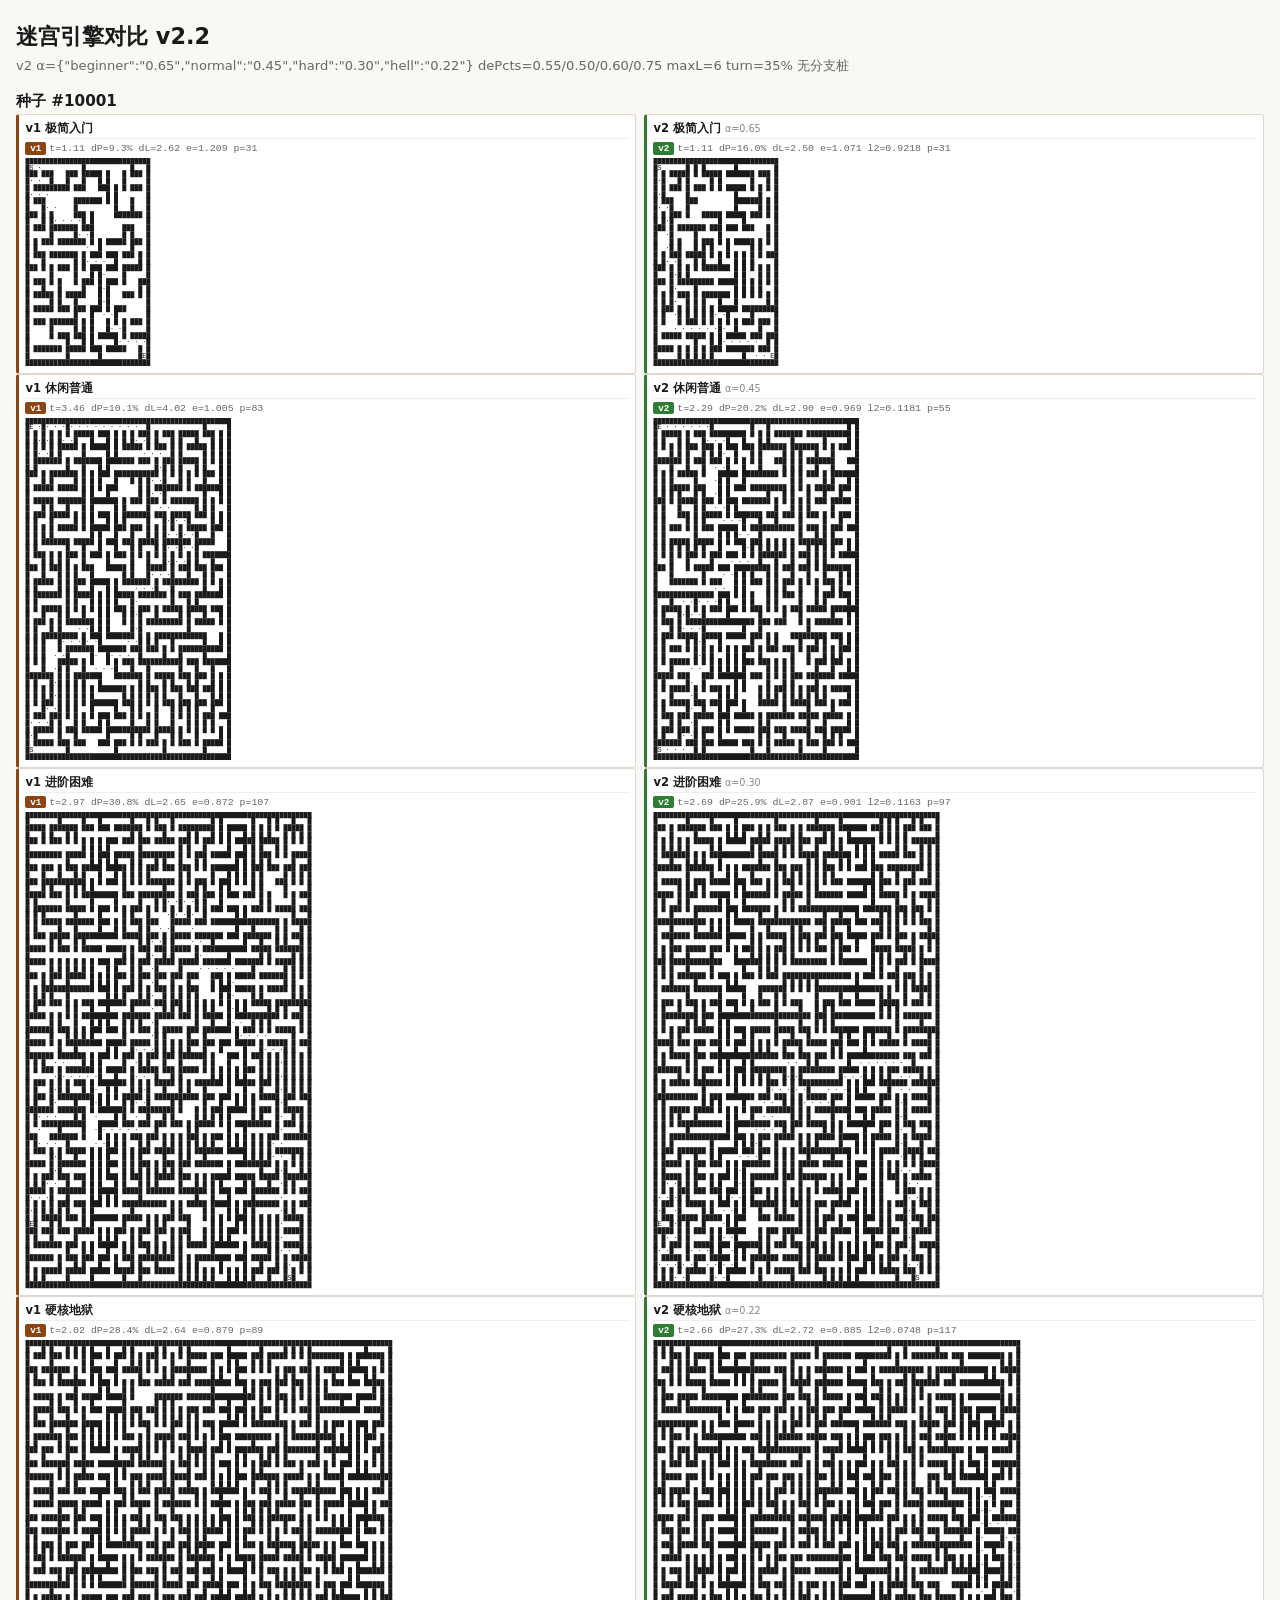
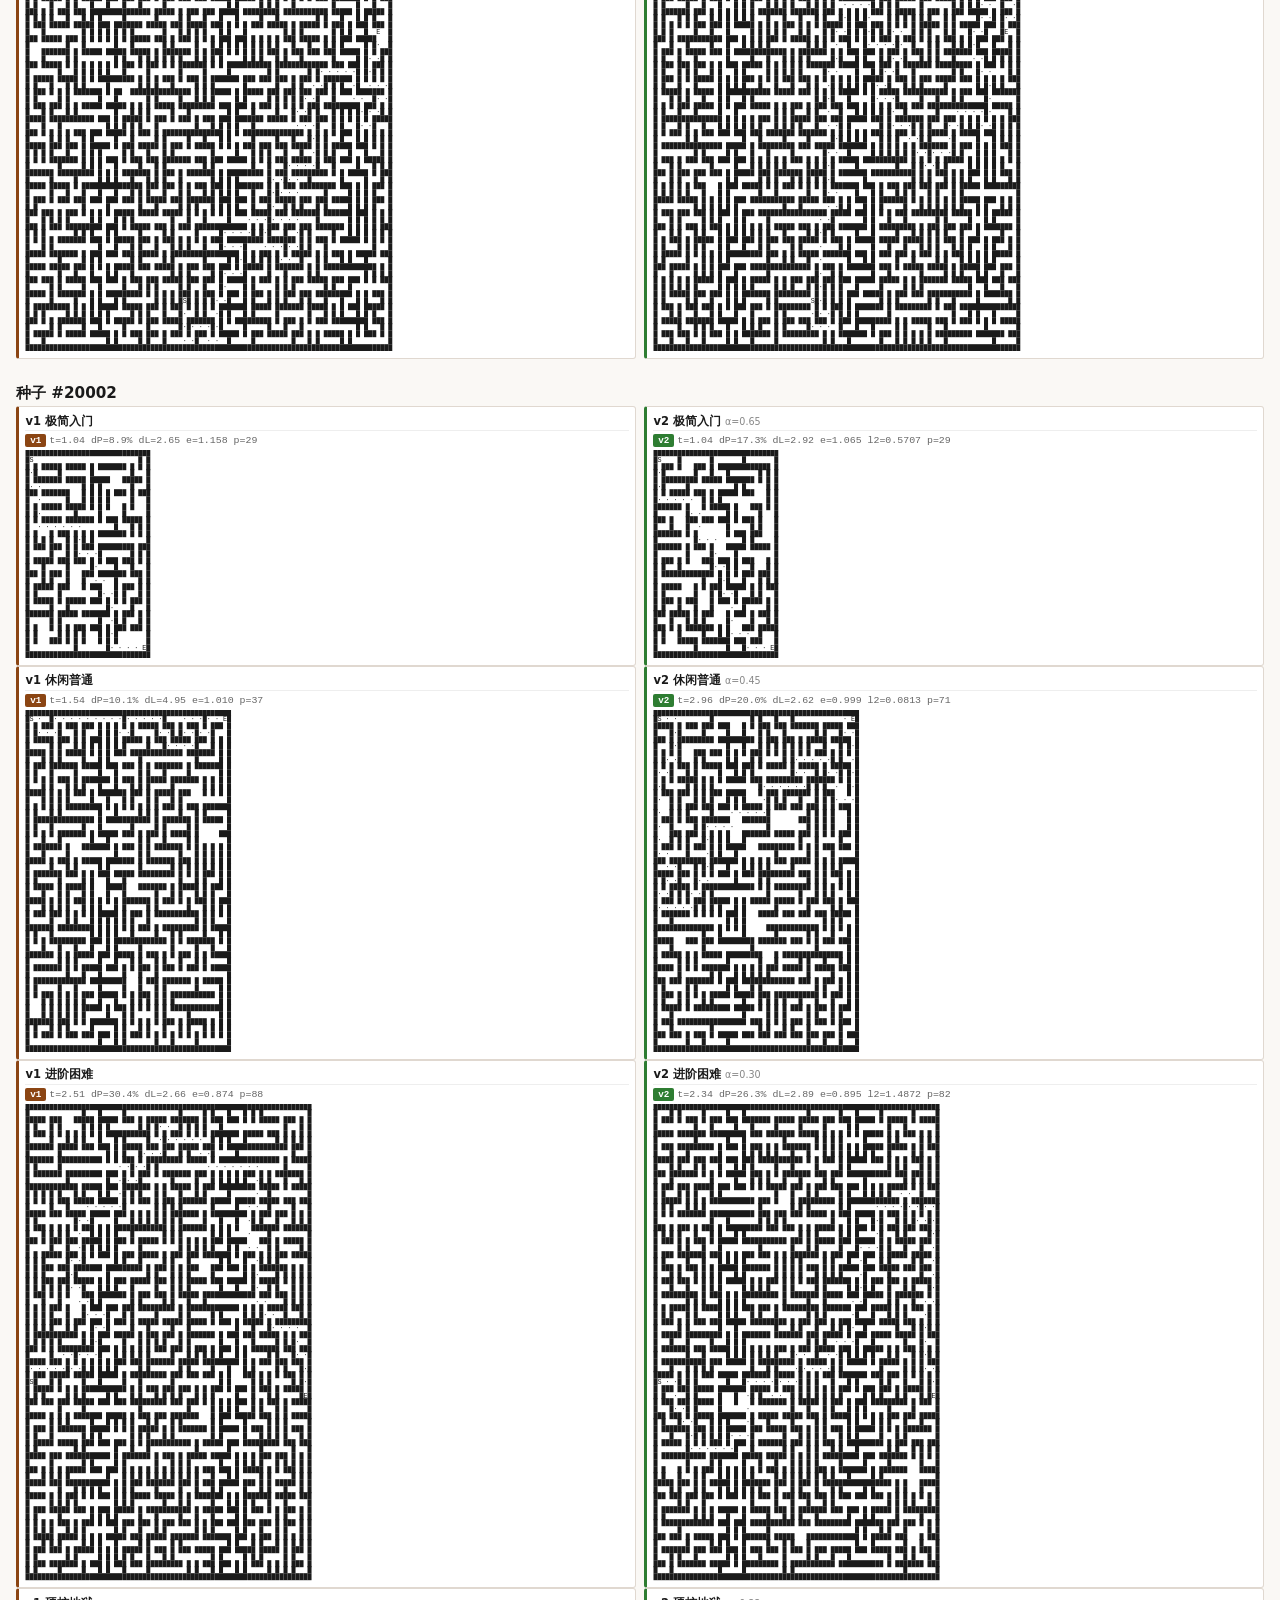
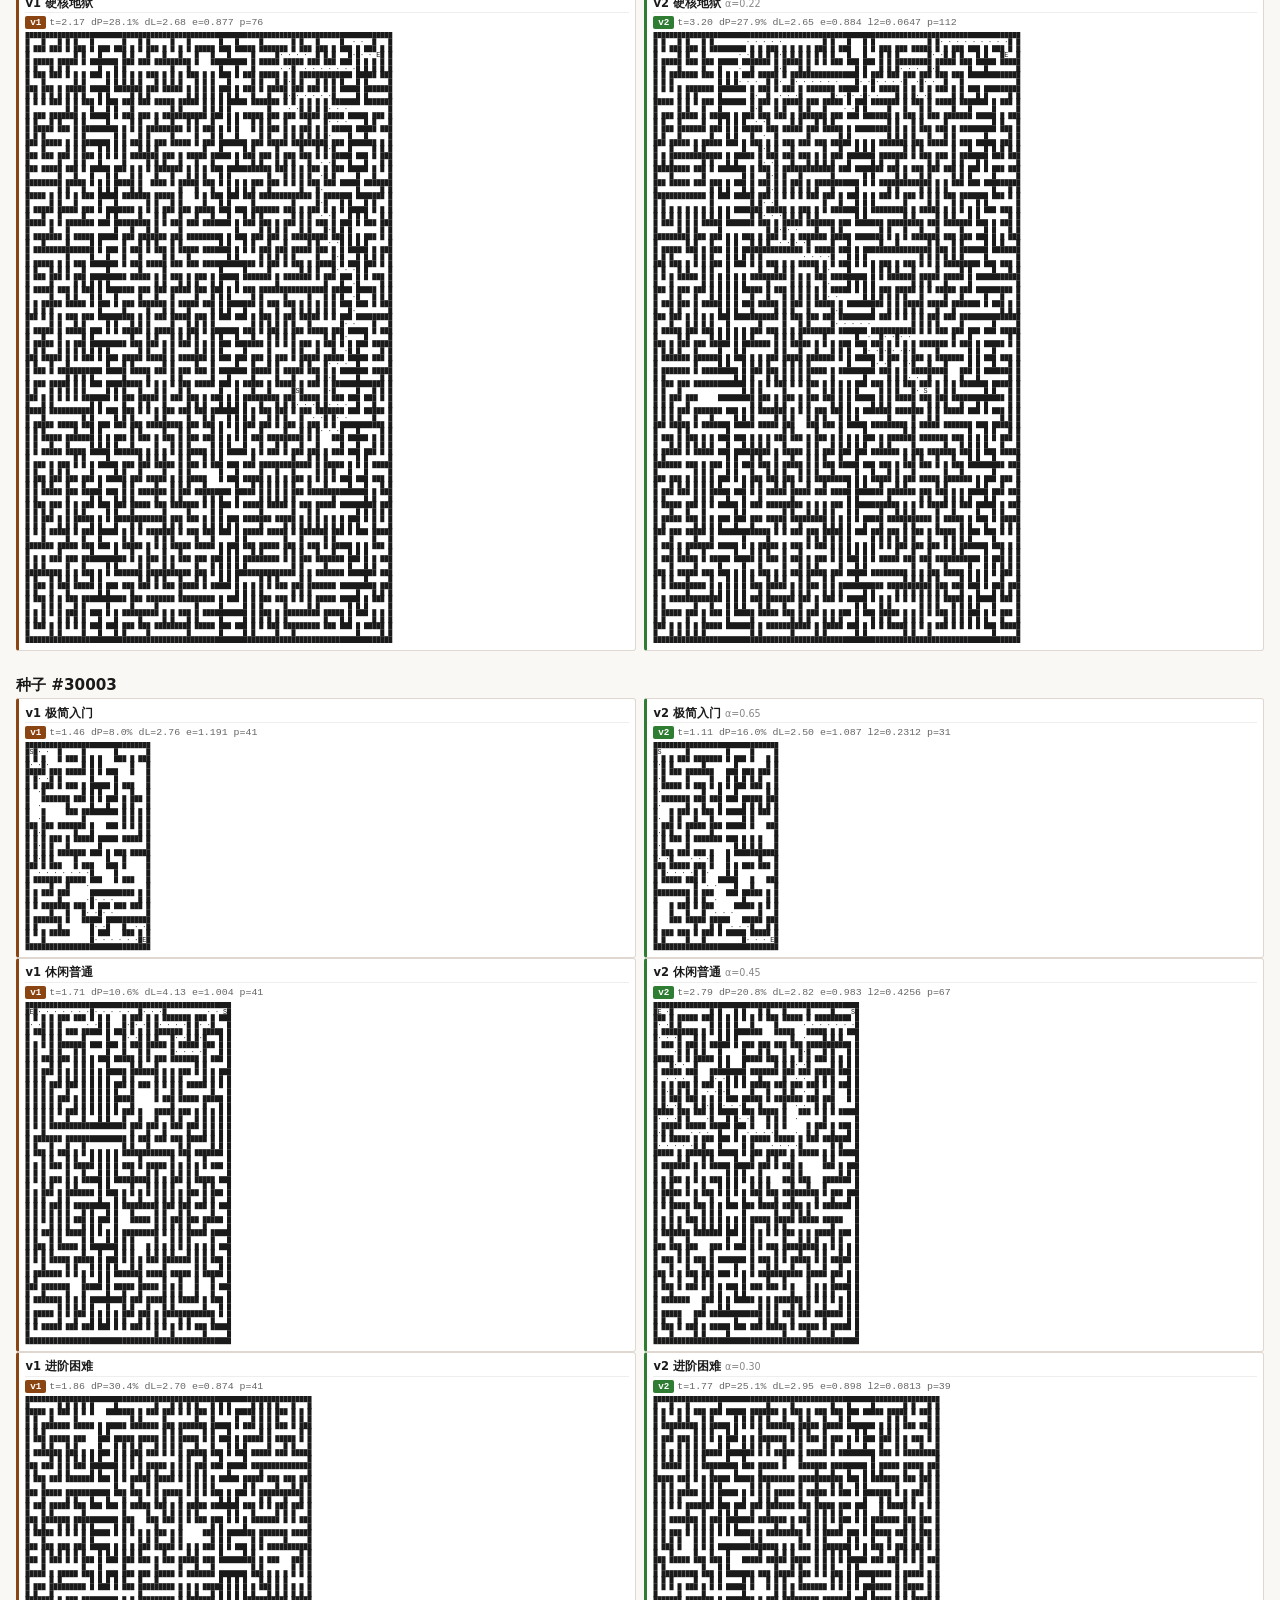
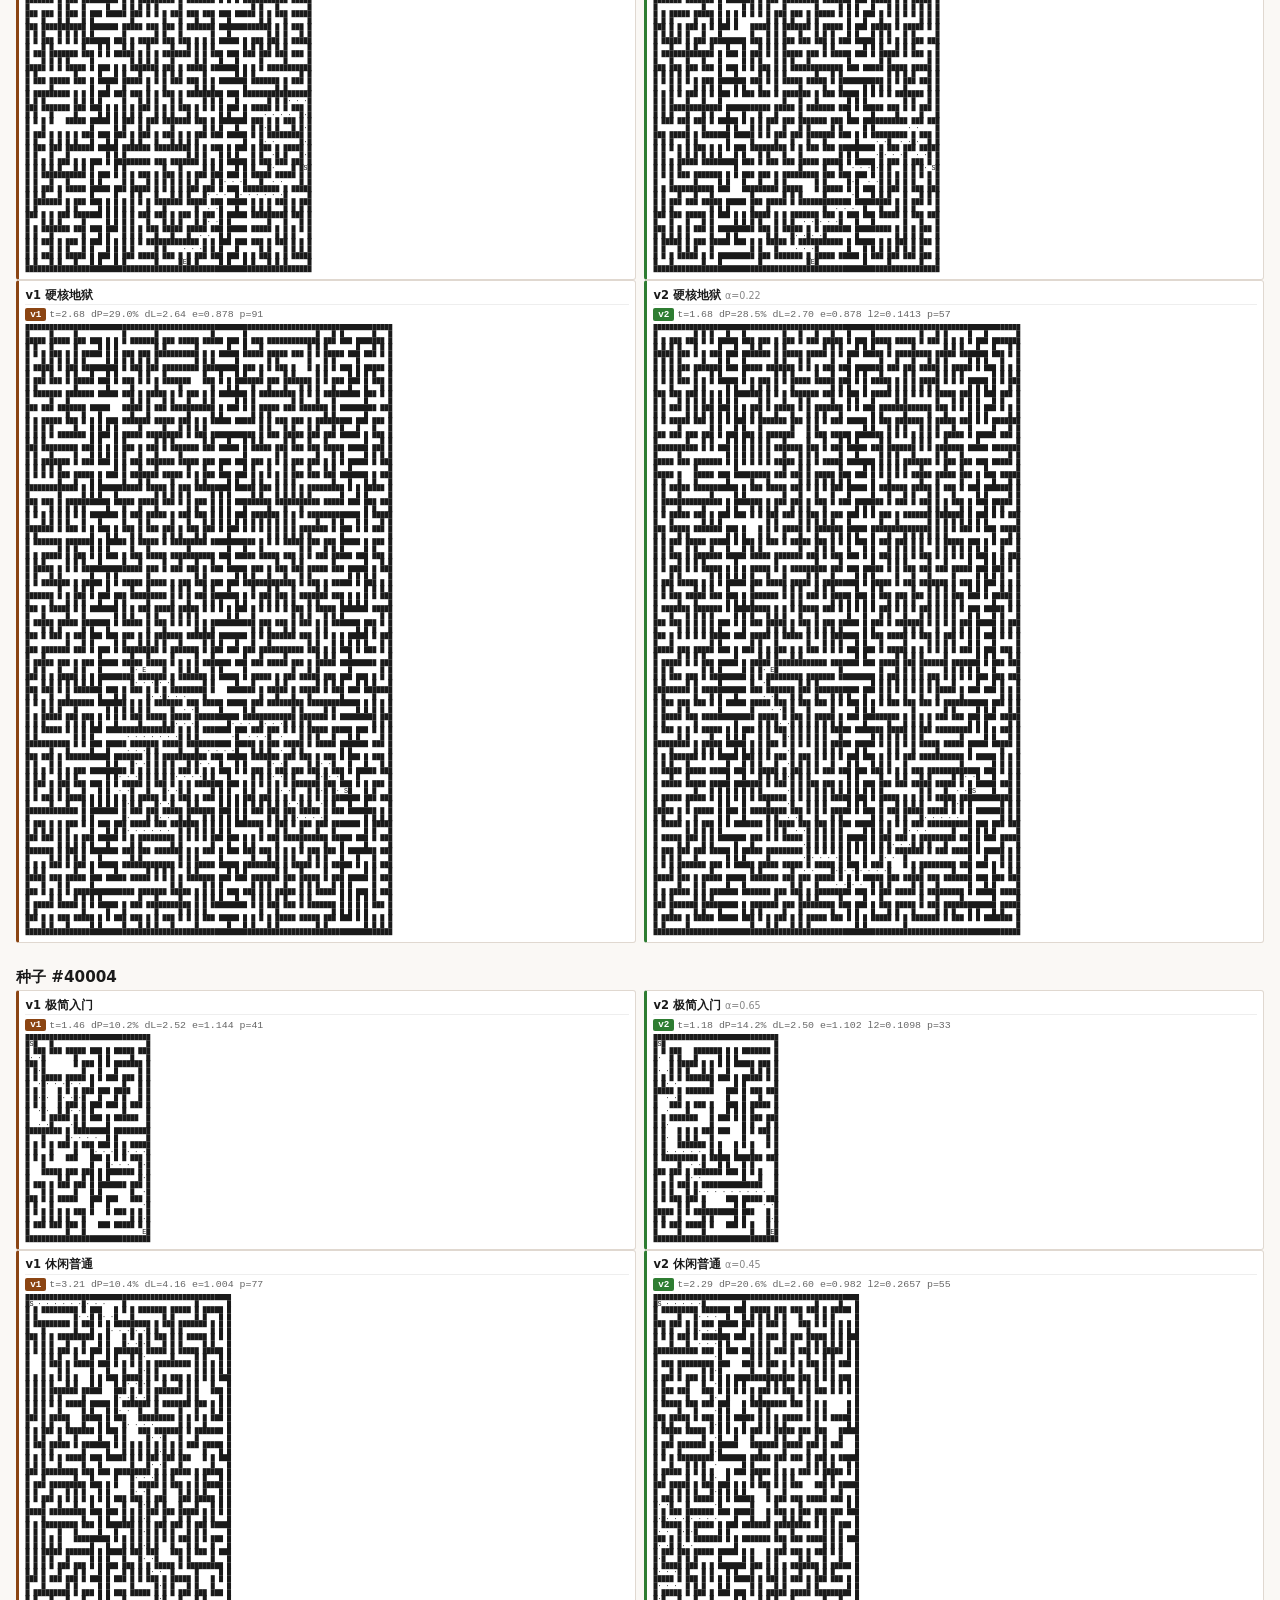
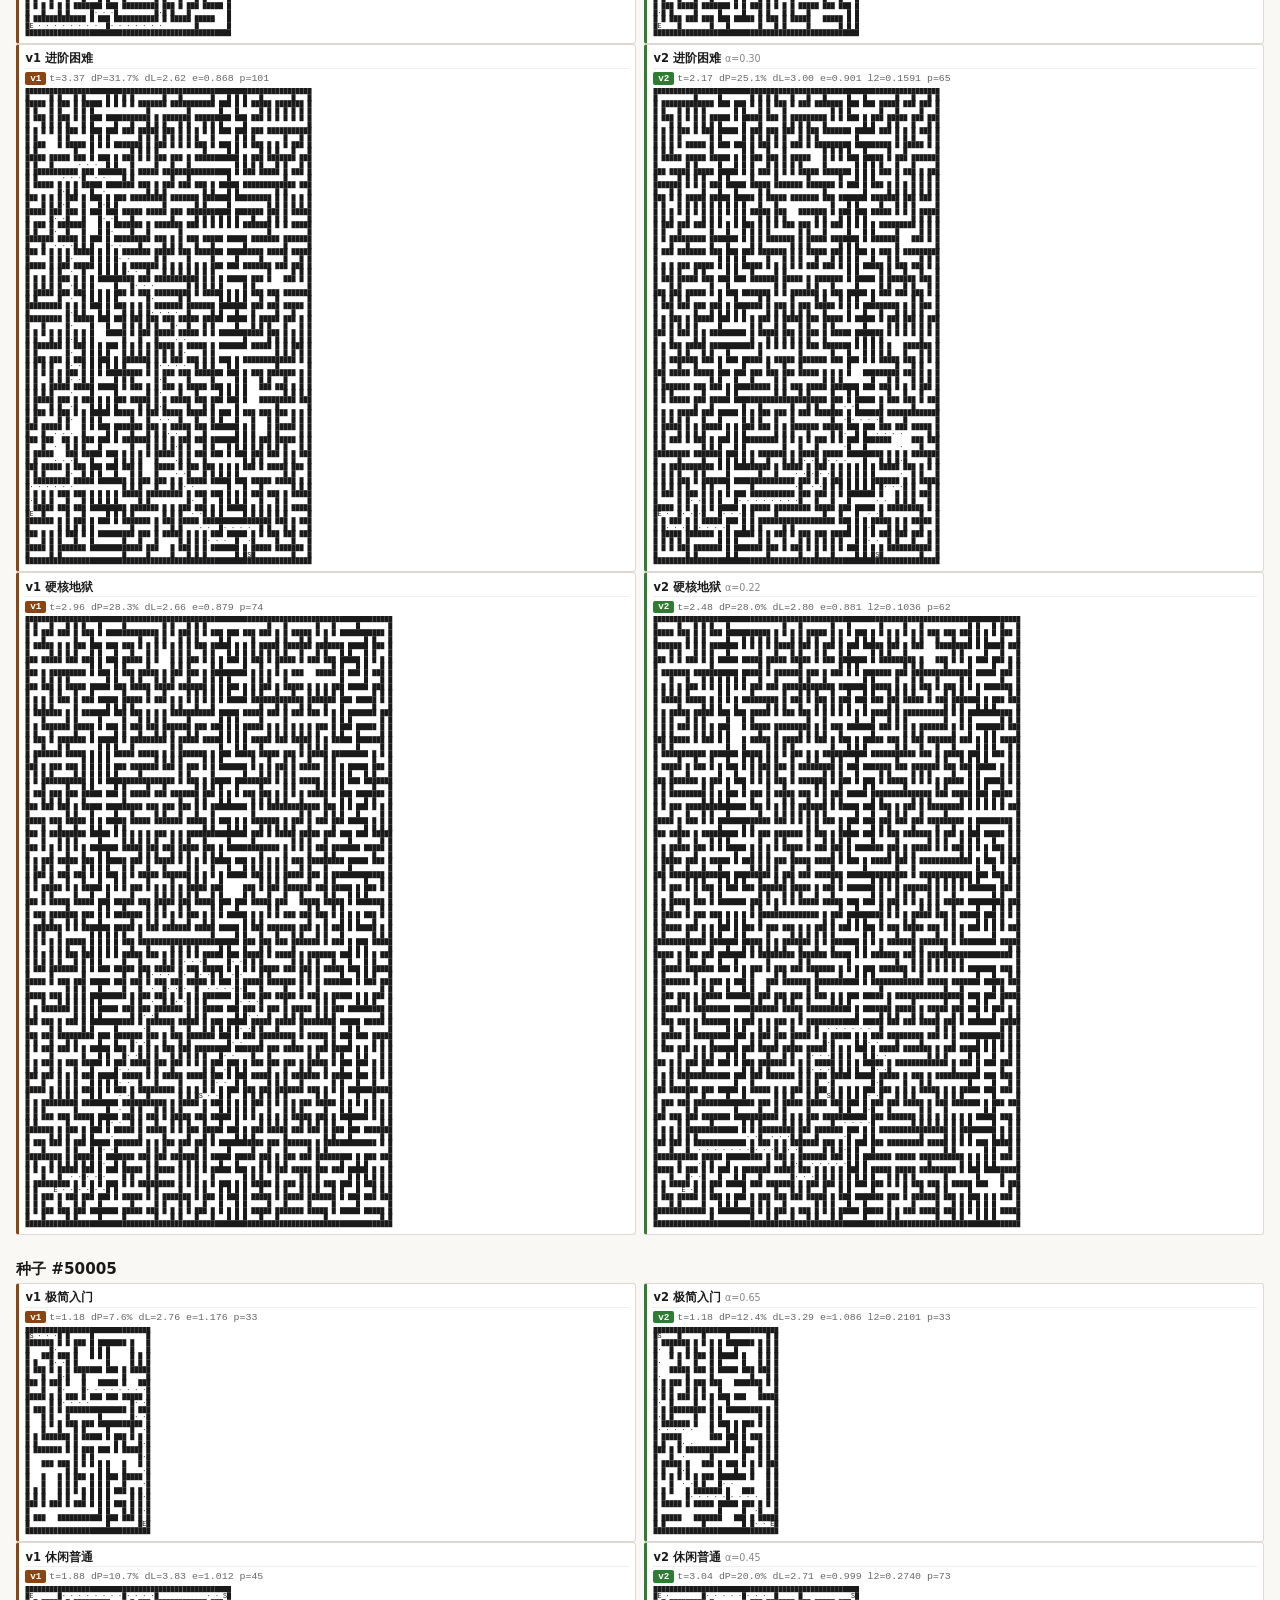
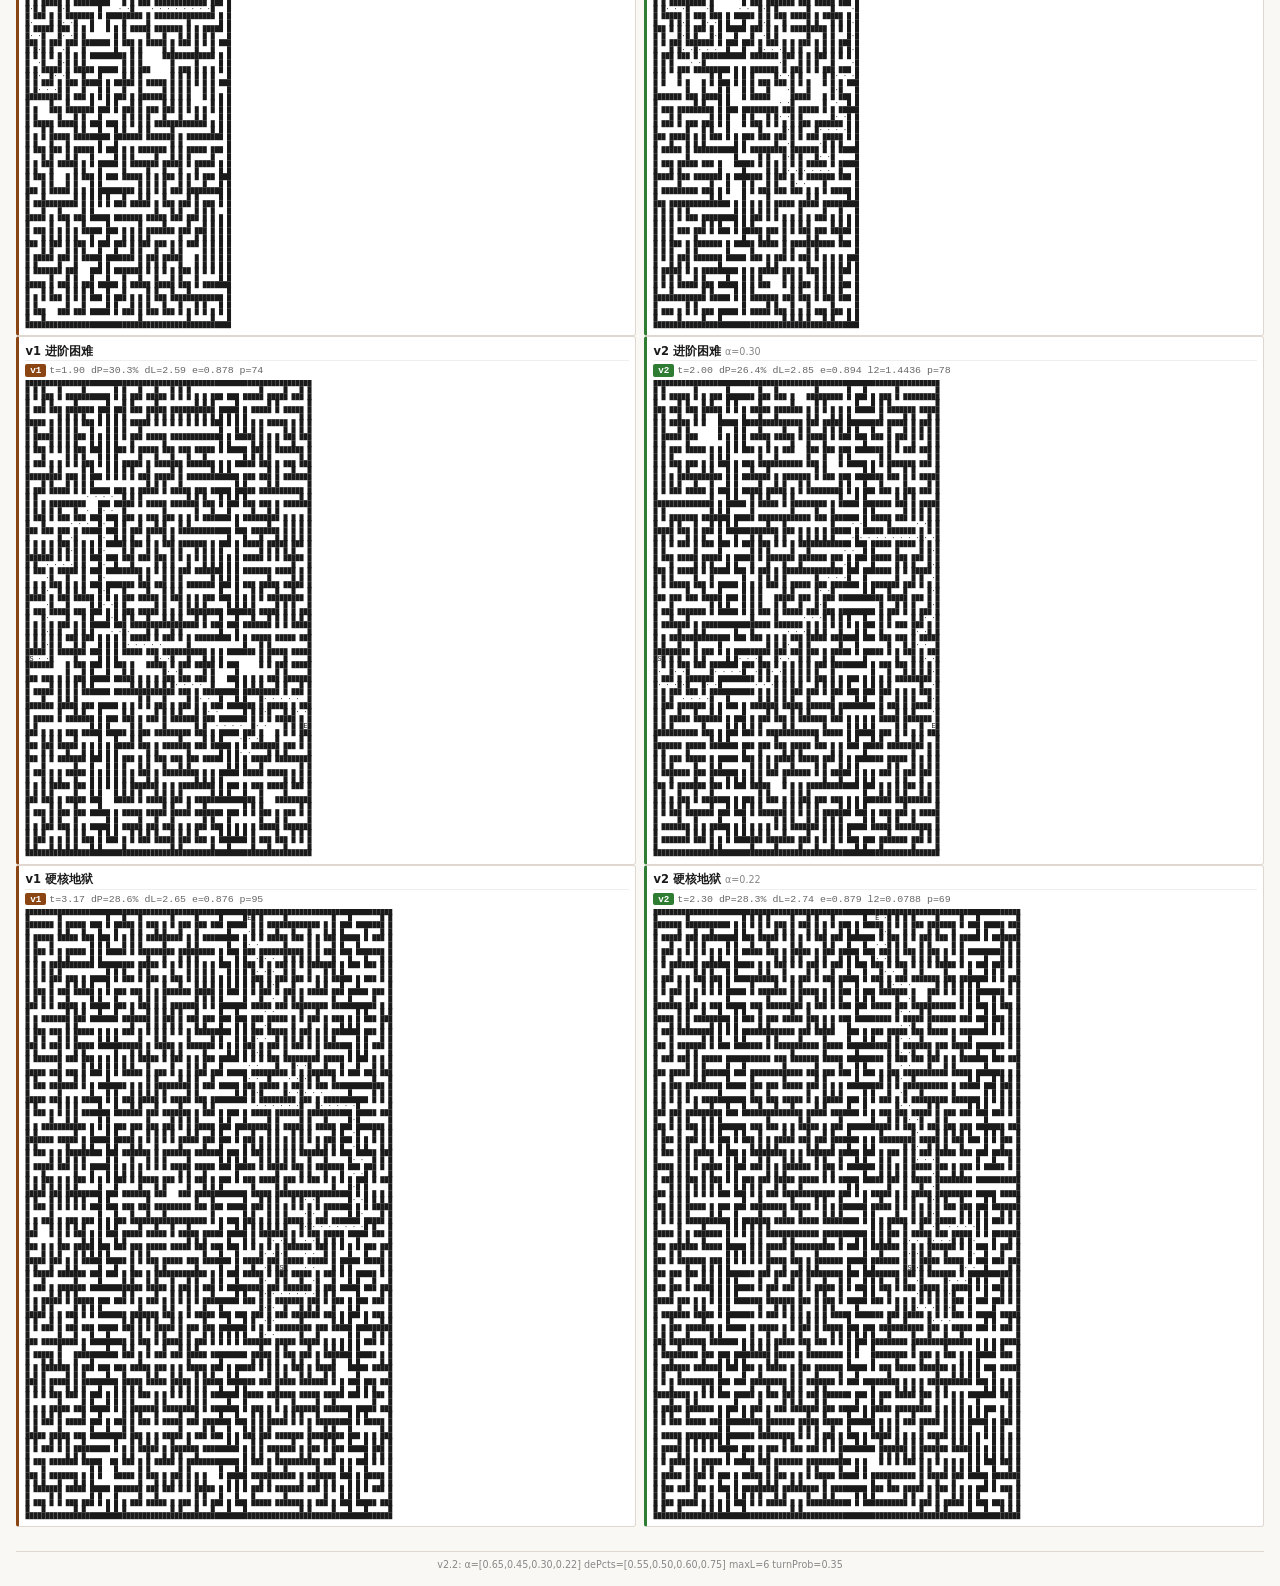
<file: paper/comparison-v2.2.html>
<!DOCTYPE html><html lang="zh-CN"><head><meta charset="UTF-8"><title>迷宫引擎对比 v2.2</title><style>*{box-sizing:border-box;margin:0;padding:0}body{font-family:Inter,system-ui,sans-serif;background:#faf8f5;color:#1a1a1a;padding:1rem}h1{font-size:1.4rem;margin:.3rem 0}.sub{color:#666;font-size:.82rem;margin-bottom:1rem}.comp{margin-bottom:1.5rem}.comp h2{font-size:.95rem;margin-bottom:.15rem}.row{display:flex;gap:.5rem;flex-wrap:wrap}.col{flex:1;min-width:260px;background:#fff;border:1px solid #e0d8d0;padding:.4rem;border-radius:3px}.col h3{font-size:.72rem;margin-bottom:.2rem;padding-bottom:.1rem;border-bottom:1px solid #eee}.col .m{font-size:.62rem;color:#666;margin-bottom:.2rem;font-family:monospace}pre{font-size:.42rem;line-height:1;white-space:pre;font-family:"SF Mono","Consolas",monospace;overflow-x:auto;margin:0}.v1{border-left:3px solid #8B4513}.v2{border-left:3px solid #2e7d32}.tag{display:inline-block;font-size:.58rem;padding:.05rem .3rem;border-radius:2px;color:#fff;font-weight:600;margin-right:.2rem}.v1t{background:#8B4513}.v2t{background:#2e7d32}@media(max-width:700px){.row{flex-direction:column}}</style></head><body><h1>迷宫引擎对比 v2.2</h1><p class="sub">v2 α={"beginner":"0.65","normal":"0.45","hard":"0.30","hell":"0.22"} dePcts=0.55/0.50/0.60/0.75 maxL=6 turn=35% 无分支桩</p><div class="comp"><h2>种子 #10001</h2><div class="row"><div class="col v1"><h3>v1 极简入门</h3><div class="m"><span class="tag v1t">v1</span>t=1.11 dP=9.3% dL=2.62 e=1.209 p=31</div><pre>███████████████████████████████
█S ·          █           █   █
███ ███   ███ █████ █   █ ███ █
█· ·  █   █   █   █ █   █     █
█ █████████ ███   ███ █ █ ███ █
█· · ·              █ █       █
█ ███       ███████ █ █   █   █
█   █· ·    █         █   █   █
███ █ █     ███ █     ███████ █
█   █ █· · · ·█ █             █
█ ███ ███████ ███       ███   █
█     █     █· ·█       █ █   █
█ █ ███ ███████ █ █ █████ ███ █
█ █            ·  █       █   █
█ ███ ███████ █ ███ ███ ███ █ █
█   █       █ █· · ·  █     █ █
███ █ █ ███ █ █ ███ ███ █████ █
█     █     █   █ █·    █     █
█ ███ █ █   █ ███ █ ███ █   ███
█   █   █     █   █·█       █ █
█ █████ █ █████   █ █   ███ █ █
█     █ █   █     █·█         █
█ █████ ███ ███ ███ █ ███     █
█           █   █  · ·█       █
█ ███ ███████ █ █   █ █ █ ███ █
█     █     █ █ █   █· ·█     █
█     █ ███ ███ █ █████ █ █████
█         █   █ █     █· · · ·█
█ ███████ █████ ███ █████   █ █
█         █       █         █E█
███████████████████████████████</pre></div><div class="col v2"><h3>v2 极简入门 <span style="font-weight:400;color:#888;font-size:.6rem">α=0.65</span></h3><div class="m"><span class="tag v2t">v2</span>t=1.11 dP=16.0% dL=2.50 e=1.071 l2=0.9218 p=31</div><pre>███████████████████████████████
█S      █ █ █       █         █
█ █ █████ █ █████ ███████ ███ █
█·█   █ █     █ █       █   █ █
█ █ ███ █ ███ █ █ █████ █ █ █ █
█·█     █           █     █   █
█ ███   ███         ███████ █ █
█· ·█   █           █     █ █ █
█ █ ███ █   █████ █████ ███ █ █
█ █·█           █     █       █
███ █ ███████ ███ ███ ███   █ █
█  ·█     █     █           █ █
█   █ █   █ ███ █ █ █████ █ █ █
█  ·█ █   █ █ █   █     █ █   █
█ █ ███ █████ █ █ █ █ █ █ █ ███
█ █· ·█   █ █   █   █ █ █     █
███ █ █ █ █ ███████ █ █ █ █ █ █
█   █·█ █           █ █   █ █ █
███ █ █████████ █████ █ █ █ █ █
█   █·    █         █ █ █ █   █
█ █ █ ███ █ ███████ █ █ █ █ █ █
█ █ █·  █ █ █   █   █       █ █
█ ███ █ █ █ █ █ █████ █████████
█ █  ·█ █ █ █ █· ·█     █     █
█ █   █ ███ █ █ █ █ █ ███ ███ █
█    · · · · · ·█·  █     █   █
█ █████ █████ █ █ █████ ███ ███
█         █   █ █· · · · ·  █ █
█████ █ █ █ █ ███ ███████ ███ █
█     █ █ █ █ █       █  · · E█
███████████████████████████████</pre></div></div><div class="row"><div class="col v1"><h3>v1 休闲普通</h3><div class="m"><span class="tag v1t">v1</span>t=3.46 dP=10.1% dL=4.02 e=1.005 p=83</div><pre>███████████████████████████████████████████████████
█E ·█· · ·█· · · · · · · · ·  █             █     █
█ █ █ █ █ █ █████ ███ █ █ █ ███ █ ███ █████ ███ █ █
█ █·█·█ █· ·█   █   █ █ █ █· ·█ █   █ █   █   █ █ █
█ █ █ █ █████ █ █████ █ █████ █ ███ █ █ █████ █ █ █
█ █· ·█ █     █     █ █      · · ·  █ █     █ █ █ █
█ ███████ █ ███████ ███████ ███ █ ███ █████ █ █ █ █
█ █       █   █   █ █           █·█ █ █   █ █   █ █
███ █ ███████ █ █ ███ ███████████ █ █ █ █ █ ███ █ █
█   █ █     █ █ █ █   █   █ █ █· ·█   █ █   █   █ █
█ █████ █████ █ █ █ ███     █ █ ███████ █ ███████ █
█             █ █   █       █ █· ·█         █   █ █
█ █████ ███████ ███████ █ ███ ███ █ ███████ █ █ █ █
█   █ █   █   █ █     █ █     █  · ·      █ █ █   █
█ ███ █████ █ █ █ ███ █ ███████ ███ █████ ███ █ █ █
█ █   █     █ █ █   █ █ █     █   █·█· ·█     █ █ █
█ █ █ █ █████ █ █████ ███ ███ █ █ █ █ █ █████ ███ █
█ █ █ █         █ █   █   █   █ █ █· ·█· ·█   █   █
█ █ ███████ █████ █ ███ ███ █████ ███████ █████   █
█ █       █   █   █   █   █ █   █ █· ·█· ·█       █
█ ███ █ █ ███ █ ███ █ ███ █ █ █ █ █ █ █ █ █ ███████
█   █ █ █ █   █     █     █   █   █·█· ·█ █   █   █
███ █ ███ █ █ ███   █████ █   █████ █ ███ ███ ███ █
█   █   █ █ █   █       █ █   █· · ·█   █   █ █   █
█ █████ █ █ ███ █████ █ ███████ █ █████████ █ █ █ █
█ █     █ █ █   █   █ █    · · ·█   █       █   █ █
█ ███████ █ █████ █ █ █████ ███████ █ ███ ███████ █
█ █       █ █   █ █ █ █   █·        █   █ █       █
█ █ █████ █ █ █ █ █ █ ███ █ ███ █ █████ █████ ███ █
█   █   █ █   █   █ █   █ █·█   █     █ █   █   █ █
█ ███ █ █ ███████ █ █   █ █ █ █████████ █ █████ █ █
█ █   █ █    · ·█ █ █     █·█           █         █
█ █ █████████ █ ███ ███████ █ █ █████████████   █ █
█ █ █   █· · ·█· ·█      · ·█ █ █   █       █   █ █
█ █ █   █ ███████ ███████ ███ ███ █ █ ███████████ █
█ █ █  · ·█     █·  █· · ·  █     █   █     █     █
█ █ █   █████ █ █   █ █ ███ ███████████ ███ ███████
█   █  ·█ █   █  · · ·█   █   █       █   █   █   █
███████ █ █ ███████   ███████ █ █████ ███ ███ █ █ █
█ █   █·█ █ █ █   █         █ █   █ █   █ █   █ █ █
█ █ █ █ █ █ █ █ █ ███████ █ █ ███ █ ███ ███ ███ █ █
█ █ █ █·█ █ █ █ █       █ █ █ █ █ █   █   █   █ █ █
█ █ ███ █ █ █ █ ███████ ███ █ █ █ ███ ███ ███ ███ █
█   █· ·█ █ █   █     █   █ █   █   █ █ █ █   █   █
█ ███ ███ █ █ █ █ ███ ███ █ █ █ █   █ █ █ █ ███ ███
█· · ·█ █   █ █   █ █     █   █ █   █   █ █ █ █   █
█ █████ █ ███ █████ ███████████ █████ █ █ █ █ █ █ █
█·█     █   █       █     █ █   █   █ █   █     █ █
█ █████ ███ ███   ███ ███ █ █ ███ █ █ ███ █ █████ █
█S        █           █           █         █     █
███████████████████████████████████████████████████</pre></div><div class="col v2"><h3>v2 休闲普通 <span style="font-weight:400;color:#888;font-size:.6rem">α=0.45</span></h3><div class="m"><span class="tag v2t">v2</span>t=2.29 dP=20.2% dL=2.90 e=0.969 l2=0.1181 p=55</div><pre>███████████████████████████████████████████████████
█E · · · · · ·█         █   █                   █ █
█ █████ █ ███ █████████ █ █ █ ███████ ███████████ █
█ █   █ █   █· · ·█   █   █ █     █       █     █ █
█ █ █ █ ███ ███ █ ███ ███ ███████ ███████ █ █ ███ █
█   █ █ █   █ █ █·  █   █ █     █ █ █   █   █     █
███████ █ ███ ███ █ █ █ █ █   ███ █ █ ███████   ███
█   █   █   █  · ·█   █   █     █ █ █   █   █     █
█ █ █ █████ █   █████ █████████ █ █ █ ███ █ ███████
█ █ █     █    ·█ █   █           █ █     █ █   █ █
█ █ █████ ███   █ █ ███ █████████ █ █ █ █████ ███ █
█ █ █ █   █ █  ·█ █         █   █ █   █   █   █   █
███ █ █████ ███ █ ███ ███████ █ █ █ █ █ ███ █████ █
█ █   █   █ █  · ·█ █         █   █ █ █     █     █
█ █   ███ █ █████ █ ███████ ███ ███ █ ███ █ █ ███ █
█ █     █ █ █    · · ·█   █   █     █     █   █   █
█ █ ███ █ █ ███ █████ █ ███████████ █ ███ █ ███ ███
█ █       █     █ █ █· ·  █         █   █ █ █     █
█ █ █████ █████ █ █ ███ ███ █ █ █ █ ███████ ███ █ █
█ █ █ █ █ █ █   █     █·█ █ █ █ █ █   █ █ █ █   █ █
█ █ █ █ ███ █ ███ ███ █ █ ███████ █ ███ █ █ █ █████
█   █   █     █    · · ·  █   █   █   █ █ █       █
███ █   █ █████ ███ █████████ █ ███ ███ █ ███████ █
█   █       █    · ·█ █ █   █ █   █   █   █   █ █ █
█   ███████ █ ███   █ █ ███ █ █ ███ █ █ █ ███ █ █ █
█              · ·  █ █     █ █ █   █   █   █ █   █
███████████████ ███ █ █ █   █ █ ███ █   █ ███ ███ █
█   █  · ·█· · ·█ █   █ █   █ █     █   █ █     █ █
█ █████ █ █ █ ███ ███ █ ███ █ █ █ ███ █████ ███████
█ █   █·█· ·█     █       █     █   █       █   █ █
█ ███ █ █████████████████ ███ ███   █ █ ███████ █ █
█   █ █· · ·█         █   █           █           █
█ ███ █████ █████ █████ ███ █ █   █████████ ███ █ █
█ █     █ █·█   █       █   █ █     █   █ █   █ █ █
█ █ ███ █ █ █ █ █ █ █ ███ █ ███ ███ █ ███ █ █ ███ █
█ █       █·█ █   █ █ █   █       █   █   █ █ █   █
█ █ █████ █ █ █ █ █ █ ███ ███ █ █ █   █ ███ ███ █ █
█   █    · ·  █ █ █ █ █     █ █ █ █     █   █   █ █
█████ ███   ███ ███████ ███ █ █ █ ███ ███████ █████
█ █     █·  █       █ █     █   █ █     █         █
█ █ █████ █ █ ███ █ █ █   █ █ ███ █ █ ███ █ █████ █
█   █    ·█     █ █ █     █ █ █ █ █ █ █ █ █     █ █
█ █ █████ ███ ███ ███ █   █████ █ █████ ███ █ ███ █
█ █     █·  █   █ █   █         █     █     █     █
█ ███ ███ █████ ███ █████ █ ███████ █████ █████ █ █
█   █ █  ·█     █ █       █ █         █   █     █ █
█ ███ ███ █ ███ █ █ █████ ███ ███ █████ ███ █████ █
█ █   █· ·█ █   █         █ █   █     █   █ █ █   █
███████ ███ ███ █████ ███ █ █ █████ █ ███ ███ █ ███
█S · · ·  █ █           █   █       █     █       █
███████████████████████████████████████████████████</pre></div></div><div class="row"><div class="col v1"><h3>v1 进阶困难</h3><div class="m"><span class="tag v1t">v1</span>t=2.97 dP=30.8% dL=2.65 e=0.872 p=107</div><pre>███████████████████████████████████████████████████████████████████████
█       █     █   █       █   █ █   █         █ █       █   █ █   █   █
█████ ███████ ███ ███ ███████ █ ███ █ █████████ █ █████ █ █ █ █ █████ █
█   █ █   █ █             █ █     █     █ █   █ █ █   █ █ █ █   █ █ █ █
███ █ ███ █ █ █ █ █ ███ ███ ███ █████ ███ █ ███ █ █ █████ █████ █ █ █ █
█             █ █ █ █       █         █ █   █     █   █ █ █   █ █     █
█████████ █████ █ ███ █████ █████████ █ █ ███ █████ ███ █ ███ █ █ █████
█         █     █ █ █ █   █ █   █ █   █   █ █       █ █ █ █ █     █   █
███ ███ █ ███ █████ █████ █ █ ███ ███ ███ █ █ ███████ █ ███ ███ ███ ███
█   █   █   █ █   █   █ █ █ █ █       █ █     █   █ █ █ █ █     █ █ █ █
███ ███████████ █ █ ███ █ █ █ ███████ █ █ ███ █ ███ █ █ █ █   ███ █ █ █
█   █ █   █ █ █ █       █         █   █   █ █   █ █     █ █     █     █
█████ ███ █ █ █████████ ███ █████████ █ ███ ███ █ ███ ███ █ █   █ █ ███
█ █       █     █     █     █   █ █· ·█· ·█ █   █         █ █     █   █
█ ███████ █████ █ ███ █ █ ███ █ █ █ █ █ █ █ █ ███ ███ █ ███ █ █████ ███
█ █ █       █     █     █ █   █    ·█· ·█·  █       █ █           █   █
█ █ █████ ███████ ███ █ █ ███ ███   █████ ███ █████████████████ █ █████
█ █     █   █     █   █ █   █ █  · ·█    ·          █   █     █ █   █ █
█ ███ █████ ███████████ █████ ███ █ █████ ███████ ███ ███████ █ █ ███ █
█     █ █   █ █             █ █· ·█ █    · ·  █       █   █   █ █   █ █
█████ █ ███ █ █████ █████ █ ███ ███ █████ █ ███████████ █████ ███████ █
█                       █ █   █·  █ █     █·      █       █ █     █ █ █
█████ █ █ █ █ █ █ ███ ███ █ ███ █████ █████ ███████ ███████ █ █████ █ █
█     █ █ █ █ █ █   █ █   █ █  ·█     █    · · · · ·    █       █ █ █ █
███ █ ███ █████ █ █ █ ███ █ ███ ███ ███ ███   ███ █ █████ ███████ █ █ █
█   █ █   █     █ █ █ █   █ █  ·█   █   █     █ █ █·            █ █   █
█ █ █████████████ ███ █ ███ █ █ ███ █ █ ███   █ ███ █████ █ █████ █ █ █
█ █ █ █   █         █ █ █   █ █·  █ █ █ █ █     █ █·    █ █       █ █ █
█ ███ ███ █ █ ███ ███████ █████ ███ ███ █ █ █ █ █ █ █ █ █████ █████████
█ █       █ █   █   █     █    ·  █ █ █ █ █ █ █   █·█ █     █ █ █   █ █
█████ █ █ █ █ █████████ ███████ █████ ███ █ █████ █ ███████████ █ ███ █
█     █ █   █   █ █ █   █ █ █  ·█         █   █   █· ·  █ █ █       █ █
███████ ███ █ █ ███ ███ █ █ ███ █ █████ ███ ███████ █ ███ █ █ █████ █ █
█     █   █ █ █ █       █      ·█ █     █   █       █· · · ·      █   █
█████ █ █ █████████ █████ █████ █ █ █ █ ███ ███ ███ █████ █ █████ █ ███
█       █   █       █ █   █· · ·█ █ █ █ █   █   █     █   █· · ·█ █   █
███████ ███████ █ ███ █ ███ █ ███ ███ ███████ █   ███ █ ███ █ █ █ █ █ █
█ █ █  · ·    █ █ █     █  ·█ █   █   █     █ █   █   █   █ █ █·█ █ █ █
█ █ ███ █ ███████ █ █████ █ █████ ███ █████ █ █ █ █ █ ███ █ █ █ █ █ █ █
█      ·█· · · · ·█   █   █· ·  █   █ █       █ █ █ █ █   █ █ █·█ █ █ █
█ ███ █ █ █ ███ █ ███████ █ █ █ █████ █ █ ███████ █ █████ ███ █ █ █ █ █
█ █   █·█ █   █ █·  █ █   █ █·█   █   █ █   █     █   █   █   █·█ █ █ █
█ ███ █ █████████ █ █ █ █████ █ ███████████ ███ ███ █ █ █ █████ ███ ███
█ █   █·    █   █·█ █   █ █· ·█     █ █     █   █   █ █ █     █·█     █
███████ ███████ █ ███████ █ █████████ █   █ █ ███ █████ █ ███ █ █████ █
█ █· · ·    █ █  ·    █ █  ·  █   █ █     █ █ █ █ █     █ █   █·  █ █ █
█ █ ███████████   █████ ███ ███ ███ ███ █ █████ █ █ █████████ █ ███ █ █
█  ·    █     █  ·█· · · · ·    █       █ █       █   █       █·    █ █
███   ███████ █   █ █ █ █ ███ ███ █ █ █ ███ █ ███ █ █ █ █ █ ███ ███████
█ █· · ·  █      · ·█ █ █   █ █   █ █ █ █ █ █ █   █ █ █ █ █ █· ·      █
█ ███ █ █ █████ █ █ ███ █ █ ███ █████ █ █ ███████ █████ █ █ █ ███████ █
█     █·█   █   █ █ █   █ █ █     █   █ █   █         █ █ █ █· ·  █ █ █
█████ █ ███████ █ █ ███ █ █ ███ █ ███ ███ ███████ █ █████████ █ █ █ █ █
█     █·█       █ █ █   █ █ █ █ █ █ █ █           █       █   █·█   █ █
█ █ ███ ███ ███ █ █ ███ █ ███ █ █████ ███ █ █ █████ █████ █████ ███████
█ █ █· ·  █   █ █ █   █ █   █ █ █     █   █ █ █ █     █ █   █  ·█ █   █
█████ █ ███████ █ █████ █████ ███████ ███████ █ ███ ███ ███████ █ █ ███
█· · ·█   █     █ █ █ █     █             █   █   █     █      ·      █
█ █ █ █ ███ ███ ███ █ █ ███████████ █ █ █████ █████ █ █████████ █ █ ███
█·█ █ █ █ █   █ █         █         █ █     █ █   █ █ █ █      ·█ █   █
█ █ █████ ███ █ ███████ █████ █ █ ███ ███   █ █ █ █ ███ █ █ █ █ █████ █
█E█   █ █     █ █       █     █ █ █     █     █ █   █ █ █ █ █ █·    █ █
███ ███ ███ █████ █ █ ███ █ ███ ███ █ ███   █ █ █ ███ █ █ █ █ █ █████ █
█ █   █     █     █ █ █   █ █   █   █ █ █   █ █ █ █     █ █ █ █·    █ █
█ ███████ ███ █ █ █████ █ █ ███ █ █ █ █ █████ ███████ █ █████ █ █████ █
█         █   █ █   █   █ █   █ █ █ █ █       █       █     █ █· ·  █ █
███████ █ ███ ███ ███ █ ███ █████████ █ █ █████████ ███ █████ █ █ █████
█       █   █ █   █   █   █ █   █     █ █ █     █     █   █   █ █·  █ █
█ █ █████ █████ █████ █████ ███ █████ █ █ █ █ █ █ █ █ █ ███ ███ █ █ █ █
█ █ █     █     █       █   █         █ █ █ █ █   █ █ █ █   █   █S█   █
███████████████████████████████████████████████████████████████████████</pre></div><div class="col v2"><h3>v2 进阶困难 <span style="font-weight:400;color:#888;font-size:.6rem">α=0.30</span></h3><div class="m"><span class="tag v2t">v2</span>t=2.69 dP=25.9% dL=2.87 e=0.901 l2=0.1163 p=97</div><pre>███████████████████████████████████████████████████████████████████████
█       █     █     █         █         █     █         █ █ █   █ █   █
███ █ ███████ ███ █ █ ███ █ █ ███ █ █ ███████ ███████ ███ █ █ ███ ███ █
█   █     █       █ █ █   █ █     █ █     █ █   █       █ █ █ █       █
█ █ █ █ █ █████ █ █████ █████ █████ ███ ███ █ █ ███████ █ █ █ █ ███████
█ █ █ █ █     █ █       █ █   █ █ █ █   █   █ █   █ █ █     █ █   █ █ █
█ ███████ █ █ ███████████ █████ █ █ █████ ███████ █ █ █ █████ ███ █ █ █
█   █   █ █ █   █         █   █       █ █ █   █ █   █ █           █ █ █
███████ ███████ █ █ █ ███████ ███ ███ █ █ ███ █ █ ███ ███ █████████ █ █
█       █     █   █ █   █     █ █ █ █ █ █ █ █         █ █   █   █   █ █
█ █████ █ ███ █████ ███ ███ █ █ ███ █ █ █ █ ███ ███████ ███ █ ███ ███ █
█     █ █ █ █       █ █     █ █   █   █ █           █ █ █     █       █
█████ █ ███ █ █████ █ ███████ █ █████ █ ███████ █████ █ █████ █ █ █████
█ █   █ █       █ █   █         █ █   █               █     █   █   █ █
█ █ ███ █ ███████ ███ ███████ █ █ █ ███████████████ ███████ ███ ███ █ █
█   █     █       █ █     █   █           █   █   █     █ █ █ █ █ █   █
█████████████ █ █ █ █████ █████████████ ███ █████ ███ ███ █ █ █ █ ███ █
█   █     █   █ █ █     █   █     █ █     █ █   █       █ █ █       █ █
█ ███████ ███████ █████ █ █ █████ █ ███ ███ ███ █████ ███ █ ███ █ █████
█   █             █     █ █     █ █ █ █ █   █ █   █   █     █   █   █ █
█ █ ███ █████ ███ █ █ ███ █ █ ███ █ █ █ ███ █ ███ █   █████ █████ █ █ █
█ █ █   █     █     █   █ █ █ █ █ █         █ █       █ █ █   █ █ █   █
███ █████████████   ███████ █ █ █ █████████ █ ███████ █ █ █ ███ █ █████
█ █ █   █     █       █   █ █ █                       █ █   █     █   █
█ █ █ ███████ █ ███ █ ███ █ ███ █████████████████ █ ███ █ ███ ███ █ █ █
█   █     █       █ █           █ █ █ █ █         █         █ █ █ █ █ █
█ ███████ ███████ █████   ███████ █ █ █ █████████████████ █ █ █ █████ █
█       █       █     █   █   █ █       █     █   █     █ █   █   █ █ █
█ ███ █ ███ █ ███ ███ █ █ ███ █ █ ███   █ ███ ███ █████ █████ █ ███ █ █
█ █   █   █ █   █   █   █     █     █   █ █ █           █ █ █         █
█ █████████ ███ ███████████████████████ ███ ███████████ █ █ █ ███████ █
█ █     █ █ █   █ █           █     █   █ █ █               █     █   █
█ █ █ ███ █████ █ █ ███ █████ █████ ███ █ █ ███████ ███████ █ █████████
█   █ █         █ █   █ █     █   █   █       █ █   █ █   █   █     █ █
█████ ███ ███ ███ █ ███ █ █ █ █ █████ █████ ███ ███ █ █ █████ █ █████ █
█   █     █     █   █   █ █ █   █   █       █ █     █               █ █
█ █ █████ ███ █████████████████ ███ ███ ███ █ █ █████████████ ███ ███ █
█ █     █ █     █ █   █ █        · ·  █ █       █  · · · · · ·  █     █
███████ █ █ ███ █ █ ███ █████████ █ █████████ █████ █ █ █ ███ █████ █ █
█     █   █ █     █ █ █ █ █ █   █·█·█         █· · ·█ █ █ █  · ·  █ █ █
█ █ █████ ███████ █ █ █ █ █ ███ █ █ ███████████ █ █ ███ ███████ ███████
█ █         █       █       █· · ·█· ·█    · · ·█ █ █     █  · ·    █ █
███████████ █ ███ ███████ ███ ███ █ █ █████ ███ █ █████ ███ █ █ █████ █
█ █         █ █ █     █    · ·  █ █ █· · · ·█   █       █   █·█     █ █
█ █ █████ █████ █ █ █ █ ███ ███████ █ █ █████████ ███ █████ █ █ █████ █
█ █ █ █   █       █ █   █  · ·    █ █ █     █   █   █ █     █·█       █
█ █ █ ███████████ █ █████████ ███ ███ █████ █ █ ███████ ███ █ ███ ███ █
█ █     █         █ █    · · ·  █ █       █ █ █     █   █   █·  █   █ █
█ █ ███████████████ ███ █ ███ █████ █ █ █████ █████ █ █████ █ █ █████ █
█ █ █         █     █ █ █·█   █     █ █ █     █   █ █ █     █·█   █   █
█ ███ ███████ █ █████ ███ ███ █ █ █ █████████████ █ █ █ █████ █████ ███
█ █   █   █   █ █    · · ·█   █ █ █   █     █   █     █ █    ·█ █ █   █
█ █████ █ ███ ███ █ █ ███████ █ █ █ █████ █████ █ ███ █ █ █ █ █ █ █████
█ █     █ █       █ █·█       █ █ █ █           █ █   █ █ █ █· ·  █   █
█ █████ █ ███ █ ███ █ █ ███████ ███ ███████ █ █ █ ███ █ █ ███ █ █████ █
█ █· ·█ █ █   █ █   █·█ █       █   █   █   █ █   █   █ █   █ █· ·    █
█ █ █ ███ ███ ███ ███ █ ███ █ █ █ █ █ █ █ █████ ███ █ █ █   █ ███ █ █ █
█· ·█·█ █       █ █· ·█ █   █ █ █ █ █ █       █ █   █ █ █     █· ·█ █ █
█ ███ █ █████ █ ███ █ █ ███████ █ ███ █ ███ █████ █ █ █ █ █ ███ █ ███ █
█·█  ·█     █ █  · ·█ █   █   █ █   █ █ █   █     █ █ █ █ █   █·█   █ █
█ ███ █████ █████ █ ███   ███ █████ █ █ █ ███ █ ███ ███ █ █ ███ ███ ███
█E  █·█ █   █    ·█ █               █ █ █ █   █   █ █   █ █   █·  █ █ █
█████ █ █ ███ █ █ █████   █ ███ █████ █ ███ █████ █ █████ ███ █ █████ █
█ █· ·█ █     █ █· ·█     █ █   █ █   █ █   █     █   █   █   █·█     █
█ █ ███ █ █████ ███ ███████ █ ███ ███ ███ █ █ █ █ █ █ ███ █ ███ █ █████
█· ·█   █· · ·█ █  ·█ █   █ █       █ █ █ █ █ █ █ █ █ █   █ █  ·█   █ █
█ █████ █ ███ █████ █ █ ███████ █████ █ █████ █ ███ ███ █ ███ █ ███ █ █
█· · ·█· ·█  · ·█· ·█   █   █       █ █ █       █   █ █ █ █   █· ·█ █ █
█ █ █ █ █████ █ █ █████ █ █ █ █████ ███ ███ █ █ █ ███ █ █████ ███ █ █ █
█ █ █· ·█     █· ·█       █       █       █ █ █ █ █         █   █S    █
███████████████████████████████████████████████████████████████████████</pre></div></div><div class="row"><div class="col v1"><h3>v1 硬核地狱</h3><div class="m"><span class="tag v1t">v1</span>t=2.02 dP=28.4% dL=2.64 e=0.879 p=89</div><pre>███████████████████████████████████████████████████████████████████████████████████████████
█   █ █   █ █ █ █   █   █ █     █ █   █ █         █       █     █ █ █ █             █     █
█ ███ ███ █ █ █ ███ █ ███ █ █ ███ █ █ █ █████ ███ █████ ███ █████ █ █ █████████ █ ███████ █
█     █       █ █     █   █ █ █ █   █   █     █   █ █   █ █ █         █       █ █ █     █ █
███ ███████ █ █ ███ ███ █████ █ █ █ █████████ █ █ █ ███ █ █ █ █ ███ ███ █ █████ █████ █ █ █
█ █   █ █   █   █ █   █     █     █ █   █     █ █   █         █ █ █   █ █   █   █   █ █   █
█ ███ █ ███████ █ ███ █ █ █ ███ █████ ███ █████████ ███ █ ███ ███ ███ █ █ █ ███ ███ █████ █
█           █     █ █   █ █                   █       █ █ █ █ █   █ █ █ █ █           █ █ █
█ █████ █ ███ █████ █████ █     ███████ █████████████████ █ █ ███ █ █ █ █ ███████ █████ █ █
█     █ █   █   █       █       █ █ █         █   █   █   █   █ █ █   █ █     █   █     █ █
█ █████ ███ █ █ ███ █████ ███ ███ █ █ █ ███ ███ ███ ███ █ ███ █ █ █ ███ ███████████ █████ █
█ █   █   █   █     █ █ █ █ █   █ █ █ █ █ █       █ █ █ █ █   █       █ █               █ █
█ ███ ███████ █████ █ █ █ █ ███ █ █ ███ █ █ ███ █████ █ █████████ █ ███ █ █ ███ █ ███ ███ █
█     █   █   █ █ █ █ █ █     █     █   █ █   █ █               █ █     █ █ █   █ █ █ █   █
█ ███████ ███ █ █ █ █ █ ███ █ █ █████ ███ █ █ █ ███ █████████ █ █ ███████████ █ █ █ ███ █ █
█ █     █ █   █ █ █ █       █ █ █ █ █   █   █   █ █     █     █ █       █   █ █ █ █ █   █ █
███ ███ █ ███ █ █████ █ █████ █ █ █ █ █ █████ ███ █ ███████ ███ █████████ ███████ █ █ ███ █
█   █     █   █       █   █ █ █   █   █ █ █ █ █     █ █   █ █ █ █       █   █   █ █   █ █ █
███ ███████ █████ █████████ ███████ █ ███ █ █ █ ███ █ █ █ ███ █ ███ █ ███ █ █ ███ █ █ █ █ █
█       █ █   █       █ █         █ █   █   █ █   █ █   █ █         █     █   █   █ █   █ █
███████ █ █ █████ ███ █ █ ███ █████ █████ ███ █ █ █ ███ ███████ █████ █ █ █████ ███████████
█     █   █ █       █ █   █ █ █   █ █   █     █ █ █ █   █   █ █ █     █ █     █         █ █
█ █████ ███ ███ █████ ███ █ ███ █████ █████ █ ███████ █ █ ███ █ █ ███████████ ███ █ █ ███ █
█     █           █     █ █     █   █     █ █   █     █     █   █   █   █     █ █ █ █     █
█ █████ █████ █████ █ ███ █████ █ ███████ █ █ █████ █ ███ ███ █████ ███ █ █████ █████ █ ███
█       █   █ █     █ █     █   █   █       █   █   █ █ █ █ █ █     █   █ █     █   █ █   █
███ ███████ ███ ███ █ █ █ ███ █ ███ ███ █ █ █ █ ███ █ ███ █ ███████ █ █ █ █ █ █ █ ███████ █
█       █   █     █ █ █ █   █ █   █   █ █ █ █ █ █ █ █   █ █ █   █   █ █     █ █ █ █ █   █ █
███ ███████ █ █████ █ █ █ █████ █ █ █ ███ █ █████ █ █ ███ █ █ █ █ ███ █ █████████ █ ███ █ █
█ █     █       █ █ █   █ █     █   █   █ █ █     █ █ █     █ █     █ █       █   █       █
█ █ ███ █ ███ ███ █ █████████ ███ ███ ███ █████ ███ █ ███ █ ███████ █████ █ █ ███ ███ █ █ █
█ █ █ █ █ █   █   █         █   █ █   █ █ █ █   █   █     █   █   █ █ █   █ █       █ █ █ █
█ ███ █ ███████ █ █████ █ █ █ ███████ █ ███████ █ █ █████ █████ █████ █ █████ ███████ █ █ █
█   █       █   █   █   █ █       █   █   █   █   █   █ █ █         █     █ █ █   █   █ █ █
█ ███ ███ ███ █████████ █ ███ ███ █ ███ ███ ███ █ █████ █ █ ███ █ █ ███ █ █ ███ █ ███████ █
█       █ █ █ █ █ █     █ █     █ █   █   █   █ █     █   █   █ █ █ █   █       █ █       █
███████████ █ █ █ ███████ ███████ █████ ███ █████ ███ █ █ ███ █████████ █ ███ ███ ███████ █
█     █     █             █     █       █   █   █ █   █ █   █   █ █ █ █   █ █ █     █ █ █ █
█ █ █████ █ █ █████ ███ ███ ███ █ ███ ███ ███ █████ █████ █ █ █ █ █ █ █ ███ ███████ █ █ ███
█ █   █   █ █   █   █   █   █     █               █ █     █ █ █   █         █     █   █   █
███ █ █ ███ ███ ███████████████ █████ █ ███ ███ █████ █████████ ███████████ █████ █ █████ █
█ █ █ █   █   █ █ █     █       █     █ █   █   █   █     █   █         █ █   █   █ █ █   █
█ ███ █████ █████ ███ ███████ █████ ███ █████ ███ █ █ █ ███ █████ █ █████ █ ███ █ ███ ███ █
█   █         █ █ █ █ █ █ █       █   █ █ █ █   █ █   █         █ █ █       █ █ █   █  E  █
███ █████ ███ █ █ █ █ █ █ █████ ███ █ ███ █ █ █ ███ ███ █ █ █ █ ███ █████ █ █ ███ █████   █
█         █   █       █   █       █ █     █   █ █ █ █ █ █ █ █ █   █   █   █ █ █     █ █·  █
█   ███████ █ █████ █████ █████ █ ███████ █ █ ███ █ █ █ █ █ ███ █ ███ ███ ███ █████ █ █ ███
█   █     █ █         █ █   █ █ █ █ █ █   █ █ █ █     █ █ █   █ █   █       █     █ █· ·█ █
███ █████ █ █ █ █ █ █ █ ███ █ ███ █ █ ███████ █ █ ███████████ █████████████ ███ ███ █ ███ █
█       █   █ █ █ █ █   █     █       █     █     █         █ █       █ █· · · · ·█ █·█ █ █
█ █████ █████ █ █ █████████ █ █ █ ███ █ ███ █ ███████ ███ ███ ███ █ ███ █ ███████ █ █ █ █ █
█ █   █   █ █ █     █       █ █ █   █     █ █ █       █       █   █ █  · ·█ █ █  ·█  · · ·█
█ ███ █ █ █ ███████ █ ██  ███████████████ █ █ █████ █ █████ ███ ███ ███ ███ █ ███ ███████ █
█ █     █ █       █   █       █ █     █   █ █ █     █ █     █ █ █ █ █· ·█   █    · ·  █· ·█
█ ███ ███ █ █ █████ █████ █ █ █ █████ █████████ ███ ███ █ ███ █ █ █ █ ███ █████████ ███ █ █
█   █ █   █ █         █   █ █ █     █   █         █ █   █     █   █· ·█ █   █ █ █ █·█· ·█ █
█████ ███████████ ███ █ █████ █ ███ █ ███ █ ███ ███ ███████ █████ █ ███ ███ █ █ █ █ █ █████
█   █   █           █ █ █ █ █   █         █   █ █ █ █   █          · · ·█   █ █   █· ·█   █
███ █ █ █ █ ███ ███ █████ █ ███ █ ███████████████ █ █ ███████████████ █ █ █ █ ███ █ █ █ █ █
█     █ █ █   █ █     █   █     █ █     █   █   █ █     █     █   █   █·█ █   █   █ █ █ █ █
█████ ███ ███ █ █████ █ ███ █████ █ ███ █ █████ █ █ █ ███ ███ ███ █████ █ █ █████ ███ █ █ █
█ █ █ █   █   █ █ █     █ █   █   █ █         █     █   █ █ █   █   █  ·█ █ █   █   █   █ █
█ █ █ ███████ █ █ █ ███ █ ███ ███ ███████ ███ ███ █████ █ █ █ ███ █████ █ ███ ███ █ █████ █
█       █     █ █ █   █     █   █ █         █ █         █   █   █· · · ·█   █     █   █ █ █
███████ █████████ █ █ █ ███████ █ ███ █ ███████ █ █████████ █ ███ █████████ █ █ █████ █ ███
█     █     █     █ █ █   █   █ █ █   █       █ █ █ █       █· ·█· ·  █       █     █   █ █
█████ █████ █ ███████████████ ███ ███ █ █ ███ ███ █ ███████ █ █ ███ █████████ ███ █ █ ███ █
█     █   █   █   █   █   █ █ █   █   █ █   █ █ █ █ █   █   █·█· · ·      █     █ █ █ █   █
█ ███ █ ███ ███ ███ ███ ███ █ █████ ███ ███████ ███ ███ █ ███ █████ ███ ███ █████ █ █ ███ █
█ █           █     █       █   █     █ █ █   █ █ █ █   █   █·  █ █ █   █ █     █ █ █ █   █
███ ███ █ ███ █ █ █ █ █████ █████ █████ █ █ █ █ █ █ ███ █████ ███ ███████ ███████ ███ █ █ █
█   █ █ █ █     █ █   █ █ █         █   █   █     █    · · ·█· · · ·    █       █ █ █ █ █ █
███ █ ███ █████████ ███ █ █████ ███ █ ███ █████████████ █ █ ███ ███ ███ ███████ █ █ █ █ ███
█ █ █       █ █ █   █ █     █     █ █     █     █· · · ·█ █·█   █  ·█ █     █   █ █ █ █ █ █
█ █ █ █ ███████ ███ █ █████ ███ █ ███ █ █ █ █ ███ █████████ ███████ █ █ ███ █ █████ █ █ █ █
█   █ █           █   █   █ █   █   █ █ █   █   █· · ·█    · · ·█· ·█ █   █           █   █
█████ ███████ █ ███ ███ ███ █████ █ █████████████████ █ █ ███ █ █ █████ █ █ ███ █ █████ ███
█       █     █ █ █       █ █     █ █       █     █ █·█ █ █ █ █· ·  █   █ █   █ █   █     █
█████ █████ ███ █ █ █ █████ ███ █████ █ ███ ███ ███ █ █████ █ ███████ █ █ █████████████ █ █
█       █   █   █   █ █   █         █ █ █     █ █· · ·█     █   █     █ █           █ █ █ █
███ ███ █ █████ ███ ███ █ ███ ███ █████ ███ ███ █ █████ █ ███ █ █ ███ █████ ███ ███ █ █ ███
█     █ █     █   █     █   █ █ █     █ █   █   █·    █ █     █ █ █       █ █   █         █
█████ █ ███████ █ █ █████████ █ █ █ █ ███ █ ███ █ ███ █ ███ █ █ ███ ███ █████████ █ █ ███ █
█     █     █   █ █   █ █       █ █ █ █S█ █ █ █· ·█   █ █   █ █ █   █ █   █   █   █ █   █ █
█ █████████ █ █ █ █████ █████ ███ █ ███ █ █ █ █ ███████ █████ ███████ █████ █ █ ███ █████ █
█ █ █     █ █ █ █ █ █     █ █ █   █   █·  █ █  ·█ █   █ █     █       █   █ █ █   █ █ █   █
███ █ █ ███████ ███ █ █████ █ ███ █████ ███████ █ █ █████████ █ ███ █ █ ███ █████████ ███ █
█     █ █     █   █     █     █       █·█· · ·█·█     █     █   █   █             █ █   █ █
█ █████ █ █████ █████ █ █ ███ ███ █ ███ █ ███ █ █████ █ ███ █████ ███ █ █ █████ █ █ ███ █ █
█   █               █ █     █ █   █    · ·█  · ·  █     █         █   █ █     █ █         █
███████████████████████████████████████████████████████████████████████████████████████████</pre></div><div class="col v2"><h3>v2 硬核地狱 <span style="font-weight:400;color:#888;font-size:.6rem">α=0.22</span></h3><div class="m"><span class="tag v2t">v2</span>t=2.66 dP=27.3% dL=2.72 e=0.885 l2=0.0748 p=117</div><pre>███████████████████████████████████████████████████████████████████████████████████████████
█ █ █   █       █                       █                 █   █       █                   █
█ █ ███ █ █████ ███ ███ █████████ █████ █ ███████ █████████ █ █ █████████ ███ █████████ █ █
█   █ █ █ █   █ █   █   █         █       █         █       █               █         █ █ █
█ ███ █ █████ █ █████████████ ███ █ █ █ ███████ █ ███ █ ███████████ █ █████████████ █ █████
█   █ █ █     █     █ █ █       █ █ █ █   █     █     █       █ █   █ █   █       █ █   █ █
███ █ █ █████ █████ █ █ █ █████ █ █████ ███████ █████ ███ █ ███ ███████ ███ ███████████ █ █
█ █         █           █ █     █   █   █ █         █   █ █   █ █ █                   █   █
█ ███ █████ █████████ █████████ ███ ███ █ █████ █ ███ ███ █ █ █ █ █ █ █████ █ █████████ █ █
█ █   █ █         █   █         █     █ █       █   █   █ █ █ █ █   █     █ █         █ █ █
█ █████ █████████ █ █ ███ ███ ███ █ █ ███ ███ ███ █████ █ █████ █ █ █ ███ █ ███ █████ █████
█               █   █     █   █   █ █ █ █ █   █       █ █ █       █ █   █ █ █ █ █   █ █   █
███████████ █ █ ███ █████ █ █ █ █ ███ █ ███ ███████ ███████ ███ █ █████ ███ █ ███ █████ █ █
█ █ █   █   █ █     █     █ █ █ █ █     █         █           █ █   █   █   █ █ █ █ █   █ █
█ █ ███ █ █ ███████████ ███ █ ███████ █████ ███ █ █ ███ ███ █ █ █ ███ █████ █ █ █ █ █ █████
█   █     █     █         █ █ █         █     █ █ █ █ █ █ █ █ █ █   █   █               █ █
███ █ ███ ███████ █ █ ███ █████████████ █ █████ █████ █ █ █ █ ███ █ █████████ █ ███ █████ █
█   █ █ █ █   █ █ █ █   █   █       █   █   █       █     █ █   █ █       █   █   █       █
█ █ ███ ███ █ █ ███ █ █ █████████ ███ █ █ ███ █ █ ███ █ █ ███ █ █ █ █████ █ █ ███ █ ███████
█ █         █ █     █ █   █           █ █   █ █ █ █   █ █   █ █ █       █ █ █   █ █   █ █ █
█ █████ ███ █ █ █ █ █ █ ███ ███ ███ █ █ ███ █ █ ███ ███ ███ █ █ █   ███ ███ ███████ ███ █ █
█ █     █   █   █ █ █ █ █   █   █ █ █ █ █   █ █   █   █ █   █ █ █   █ █   █       █ █     █
███ █████ █ ███ ███ █ █ █ █ █ ███ █ █ █ ███████ ███ █ ███ ███ █ ███ █ ███ █████ █ ███ █████
█ █ █ █   █   █ █ █ █ █ █ █ █ █     █ █ █ █       █ █ █     █ █   █     █     █ █· ·█     █
█ █ █ ███ █████ █ █ █ ███ █ ███ █ █ ███ █ ███ █ █ █ ███ ███ █ █████ █████████ █ █ █ █ ███ █
█       █ █       █ █ █   █   █ █ █   █   █   █ █ █   █ █   █     █       █   █ █·█·  █   █
█████ ███ █ ███ █████ █ ███████████ ███████ █████ ███████ ███ █ █ █ █████ ███ ███ █ ███████
█ █   █   █ █       █ █ █         █   █   █ █ █ █ █ █     █   █ █ █     █   █ █  ·█· · ·  █
█ ███ ███ █ █ █ █████ █ ███████ █ █ █████ █ █ █ █ █ █ █ █ █ ███ ███ ███ ███████ █ █████ ███
█   █ █   █ █ █     █ █ █       █ █   █ █ █ █   █   █ █ █ █ █     █   █     █   █·    █· ·█
█ ███ █████ ███ ███████ █████ ███ █ ███ █ ███ ███ █ █ ███ ███ █ ███████████████ █ █████ █ █
█   █ █       █     █   █ █   █               █   █ █ █ █   █ █       █ █       █·  █   █·█
█ █████ █ █ █ █ █ ███ █ █ █ █ ███ ███ ███████████ █ ███ ███ ███ █████ █ ███ █ █ █ █ ███ █ █
█       █ █ █ █ █   █ █ █   █ █   █           █   █       █   █     █   █ █ █ █ █·█   █ █·█
█ █ ███ █ █████ █ ███ █ █ █████ █ █████ ███████ █ █████████ █ █ █ ███████ ███████ █████ █ █
█ █   █ █ █ █   █ █   █ █ █     █ █           █ █   █     █ █ █ █             █ █·█   █ █·█
█ █████ ███ █ █ ███████ █ ███ ███ █ █ ███ █ █ ███ ███ █ █ █████ ███ ███   █████ █ █ █████ █
█   █     █   █   █ █   █   █   █ █ █ █   █ █ █       █ █ █   █   █   █     █    ·  █ █  ·█
█ ███ █████ █ ███ █ █ █ ███ █ █ █ █ ███ █ █ █ █████████ ███ █████ ███ █████ █ █ █ ███ ███ █
█ █     █   █   █   █ █ █   █ █ █ █   █ █ █ █  · · · ·█ █ █ █     █       █ █ █ █· ·  █  ·█
█ ███████ ███ █ █ █ █ █ █ ███████ ███████ ███ █ █ █ █ ███ █ █████ █ ███ █ ███ █████ █ ███ █
█ █   █ █ █   █ █ █ █ █ █   █   █   █   █ █   █·█ █ █·    █ █ █ █ █ █   █ █     █· ·█ █· ·█
█ █ █ █ █ ███ ███ █ █████ █ █ █ ███ █ █ █ █████ █ ███ ███ █ █ █ █ █████ █ █ █████ ███ █ ███
█ █ █     █   █   █     █ █ █ █ █   █ █   █ █· ·█ █ █·█ █ █· ·  █ █ █   █ █   █· ·█   █E  █
███ █ ███████████ ███ █ █ █ ███ █ █████ █ █ █ ███ █ █ █ ███ █ ███ █ █ █ ███ █ █ ███ ███ █ █
█   █   █     █   █   █ █ █ █         █ █ █  ·  █   █· · · ·█·  █   █ █   █ █ █·█   █   █ █
█ ███ █ █████ ███ █ █████████████ █ ███████ █ █ ███ ███ █ ███ █ ███ █ █ ███████ ███ █████ █
█ █   █   █       █     █   █   █ █ █ █     █·█   █ █   █ █· ·█   █ █ █   █    · ·█ █ █ █ █
█ ███ ███ ███ █ █ ███ █████ █ █ █ █ █ ███████ █████ ███ ███ █ ███████ █████████ █ ███ █ █ █
█ █   █ █ █   █ █   █ █     █ █ █ █ █     █· ·    █   █ █· ·█   █         █ █   █· ·    █ █
█ ███ █ █ █████ █ █ █ ███ █ █ █ ███ ███ █ █ █ █ █ █ █████ █ ███ █ ███ █████ ███ █ █ █ █ ███
█ █   █   █     █ █ █ █   █   █   █   █ █  ·█ █ █ █ █ █· ·█   █ █ █     █       █ █·█ █   █
█ █████ █ █████ █ ███████████ █████ ███ █ █ █ █████ █ █ █████ ███████████ █ ███ ███ ███████
█   █ █ █   █   █ █   █ █               █ █·█   █     █· · ·█     █   █   █ █     █·      █
█ █ █ ███ █████ █ █ ███ █████ █ █ ███ █ ███ ███ ███ █ █ █ █ ███ ███ ███████████████ █████ █
█ █   █   █     █   █         █ █ █   █ █  ·  █   █ █ █ █ █·  █       █    · · · ·█·    █ █
█ ███████████████ █ █ █ █ ███ █ █ █████ ███ ███ █████ ███ █ ███████ ███ ███ █ █ █ █ █ █ ███
█ █   █ █   █   █ █ █ █ █ █   █ █ █ █   █  · ·█ █       █ █· · ·█ █ █   █· ·█ █ █· ·█ █ █ █
█ █ ███ █ █ ███ ███ ███ ███ ███████ ███████ █ █ █ █ █ ███ █ ███ █ █ █████ █ █████ ███ █ █ █
█       █ █           █   █     █     █     █·█ █ █ █   █ █ █  · ·█ █    ·█     █   █ █ █ █
█ ███████████████ █████ █ █████████ ███ █████ ███████ █ █ █ █ █ █ ███████ █ ███ █ █ █ ███ █
█         █ █     █ █   █   █     █       █· ·  █     █ █ █ █ █ █· ·█· · ·█ █   █ █ █   █ █
█ ███ █ ███ ███ ███ ███ █ █ █ █ █ ███ █ █ █ █ █████ ███████████ █ █ █ █ █████ █ █ █ █ █ █ █
█   █ █       █     █   █ █ █ █ █     █ █ █·█     █         █   █ █· ·█ █     █ █ █ █ █   █
███ █ ███ ███ ███ █ █████ ███ ███████ █████ █ ███████ ███████████ █ █ ███ █ █ ███ █ █ ███ █
█   █ █   █       █ █     █ █ █   █ █ █ █ █·█       █           █ █ █   █ █ █ █   █ █   █ █
█ █ █ █ █ ███   █ ███ █████ █ █ ███ █ █ █ █ ███████ ███ █ ███ ███ ███ ███ █ █████ █████████
█ █ █ █ █   █   █ █       █   █       █   █· ·    █   █ █   █ █ █   █ █   █ █             █
█████ █████ █ █ █ █ ███ ███████████ █████ ███ █ █ ███ █ ███████ █ █ █ █ █ █ █████ ███ █ █ █
█         █ █ █ █ █ █           █   █      · ·█ █   █ █ █     █   █ █ █ █ █ █   █ █   █ █ █
█ ███ ███ ███ █ ███ █ ███ █████████████████ █████ ███ █ █ █ ███ █████████ █████ █ █ █████ █
█   █ █     █ █ █   █ █     █            · ·█       █ █   █   █       █ █     █   █ █     █
███ █ █ ███ █ ███ █ █ █ █ █ █ █████ ███ █ ███ ███████ █ █████████ █ ███ ███ ███ █ ███████ █
█   █ █   █ █   █ █ █ █ █ █ █   █     █ █·█ █     █   █     █   █ █ █ █ █   █   █     █   █
█ █ ███ █ █████ █ ███ ███ █ ███ ███ █████ █ ███ █ █████ █████ █████ █ █ ███ █ ███ █ ███ █ █
█ █   █ █ █ █   █ █   █   █ █     █ █    ·    █ █     █   █   █   █ █ █   █ █ █   █ █   █ █
█ █████ █ █ █ █ █ █████████ ███ █ █ █████ ███████ ███ █ ███ ███ █ ███ █ █ ███ █ █ █ █████ █
█ █     █   █ █ █ █         █   █ █   █  ·      █   █ █     █   █     █ █   █ █ █ █ █     █
███ █████ █ █ █ ███ ███ ███████████████ █ ███ █ ███████ ███ █ █████ █████ █ █████ ███ ███ █
█   █     █ █ █ █   █       █           █·  █ █       █   █       █     █ █ █   █ █   █   █
█ █ █ █ █ █████ █ ███ █ █████ █ █ ███ ███ ███ ███ █████ █████ █ █ ███████ █████ ███ ███ ███
█ █ █ █ █ █     █ █ █ █ █     █ █ █   █ █·█ █ █   █     █     █ █ █           █   █   █   █
█ █ █████ ███ ███ █ █ ███████ █████████ █ █ █ █ ███ █████ █ ███ ███ ███████████ █ ███████ █
█ █     █ █   █   █ █ █     █ █        S█·█ █ █ █       █ █ █       █ █   █     █       █ █
█ ███ █ ███ ███ █ █ ███ ███ █ █████████ █ █ ███ █ ███████ █ █████████ █ ███ ███████████████
█   █ █   █   █ █   █   █     █ █      ·█· ·█ █ █ █       █               █   █ █   █     █
█ █████ ███████ █████ █ █ ███ █ ███ ███ ███ █ ███ █████████ █ █ █████ ███ █ ███ █ █ █ █████
█     █   █ █ █   █   █ █ █   █ █     █· · ·  █   █   █     █ █     █   █         █       █
█ ███ ███ █ █ ███ █ █ ███████ █ █████████ █ █ ███████ █ ███ █ █ █ █ █ █████████ ███████ ███
█   █   █   █     █ █   █     █           █ █   █       █   █ █ █ █ █   █           █     █
███████████████████████████████████████████████████████████████████████████████████████████</pre></div></div></div><div class="comp"><h2>种子 #20002</h2><div class="row"><div class="col v1"><h3>v1 极简入门</h3><div class="m"><span class="tag v1t">v1</span>t=1.04 dP=8.9% dL=2.65 e=1.158 p=29</div><pre>███████████████████████████████
█S                          █ █
█ █ █████ █████ █ ███████ █ █ █
█·█     █       █         █   █
█ ███████ █████ █████   █████ █
█· ·          █ █ █       █   █
███ ███████   █ █ █ █ ███ █ ███
█  ·      █   █ █ █ █     █   █
█ █ █████ █████ █ █ █   █ █   █
█ █·        █     █     █     █
█ █ █████ ███████ █ ███ █████ █
█  · · · · · ·        █   █ █ █
█ █   █ ███ █ █ █ ███████ █ █ █
█ █ █ █   █ █·█ █             █
█ ███ ███ █ █ ███ █████████ ███
█     █   █ █· · ·█       █ █ █
█ █████ ███ ███ █ █ ███ ███ █ █
█   █     █     █·    █   █   █
███ █ ███ █   ███ ███████ ███ █
█   █ █   █   █  · ·  █     █ █
█ █████ ███   █ ███   █ ███ █ █
█ █     █         █· ·█ █   █ █
█ █████ █ █████ ███ █ █ █ ███ █
█     █   █         █·    █   █
███████ █████ ███████ █ ███ █ █
█     █ █         █  ·█ █   █ █
█ █   █ █ █ ███ ███ █ ███ ███ █
█ █     █ █ █ █   █ █·█       █
█ █   ███ █ █ █   █ █ █       █
█           █       █· · · · E█
███████████████████████████████</pre></div><div class="col v2"><h3>v2 极简入门 <span style="font-weight:400;color:#888;font-size:.6rem">α=0.65</span></h3><div class="m"><span class="tag v2t">v2</span>t=1.04 dP=17.3% dL=2.92 e=1.065 l2=0.5707 p=29</div><pre>███████████████████████████████
█S    █       █       █       █
█ ███ █   ███ █ █████████████ █
█·█       █   █   █       █ █ █
█ █████████ █████ ███████ █ █ █
█·█     █           █ █     █ █
█ █ █████ ███ █ █████ ███   █ █
█· · · · ·  █ █ █           █ █
███████ █   █ █████ █   ███ █ █
█       █· ·      █ █     █   █
███ █   ███ ███ ███ █ ███ █   █
█   █   █  ·      █     █ █   █
███████ █ █       █ ███ ███   █
█         █· · ·      █ █     █
███████ █ ███ █   █████ █████ █
█       █     █·    █         █
█ ███ █ █   ███ ███ █ ███   █ █
█ █   █       █· ·█ █   █   █ █
█ █████████████ █ █ █ ███ ███ █
█           █   █·█   █   █ █ █
█ █████   █ █ ███ █████ █ █ ███
█ █       █   █ █· ·█   █ █   █
█ ███ █ ███   █ ███ █ █████ █ █
█ █   █   █   █    ·  █     █ █
███ █████ █ ███   █ ███ █ ███ █
█   █   █ █ █     █·    █   █ █
███ █ █ ███████ █ █   ███ █████
█ █   █     █   █ █· · ·  █   █
█ █   █████ ███████ ███ ███   █
█         █       █   █· · · E█
███████████████████████████████</pre></div></div><div class="row"><div class="col v1"><h3>v1 休闲普通</h3><div class="m"><span class="tag v1t">v1</span>t=1.54 dP=10.1% dL=4.95 e=1.010 p=37</div><pre>███████████████████████████████████████████████████
█S ·  █· · · · · · · · ·█· · · · ·█    · · ·█· · E█
█ █ ███ █ ███ ███ █ █ █ █ █ █████ ███ █ ███ █ ███ █
█ █· · ·█   █ █   █ █ █· ·█     █· ·█ █· ·█· ·█   █
█ █████ ███ █ █ ███ █ █ █████ █ ███ █████ ███ █ █ █
█     █ █   █ █ █ █ █ █ █     █   █· · · ·█   █ █ █
█████ █ █ █████ █ █ █ ███ █████████████ ███████ █ █
█   █ █ █     █   █ █       █             █     █ █
█ ███ ███████ █████ ███ ███ █ █ ███████ █ ███████ █
█ █   █     █     █   █     █ █   █     █       █ █
█ █ █ █ ███ █ ███████ █ ███ █ █████ ███████ █ █ █ █
█   █ █   █ █ █   █   █   █ █ █     █       █ █ █ █
█████ █ █ █ ███ █ ███████ ███ █ █████ ███   █ █ █ █
█   █ █ █ █     █   █   █ █   █ █   █ █           █
█ █ █ █ █ █████████ █ █ █ █ █ █ █ ███ █ ███ ███████
█ █   █ █         █   █     █ █ █     █   █ █     █
█ ███████████████ █ ███████████ █ ███████ █ █████ █
█ █   █       █   █       █     █ █     █ █       █
█ █ █ █ ███████ █ █████ ███ █ ███ █ █████ █     ███
█   █   █       █   █       █ █   █     █ █       █
█ ███████ █   ███████ █ ███ █ █ ███████ █ █ █ █ █ █
█   █     █           █     █ █       █   █ █ █ █ █
█████ █ ███ █ █████ ███████ █ ███████ ███ █ █ █ █ █
█     █   █ █     █ █       █       █ █ █ █ █ █ █ █
█ ███████ ███ █ █ ███ █████ █████████ █ █ █ ███ █ █
█ █     █     █ █   █   █             █   █ █   █ █
█ █████ █ █████ █   █████   ███████ █ █████ █ ███ █
█   █   █ █   █ █   █   █       █   █ █   █ █ █   █
█████ █ █ █ ███ █ █ █ █ ███████ █ ███ █ █ ███ █ ███
█   █ █ █ █   █ █ █   █ █     █ █       █   █ █ █ █
█ ███ ███ █ █ █ █ █████ █ ███ █ ███████████ █ █ █ █
█     █   █ █   █ █ █ █ █ █   █           █ █ █   █
███████ █████████ █ █ █ █ █ ███ █ █████████ █ █████
█ █   █         █ █ █ █   █     █   █ █     █   █ █
█ █ █ █████████ ███ █ █████████████ █ █ ███████ █ █
█   █   █   █   █   █ █     █       █     █   █   █
███████ █ █ █████ ███ █████ █ ███ █ █ ███ █ █ █████
█       █ █ █     █   █   █ █   █ █   █   █ █     █
█ ███████ █ █ █████ ███ █ █ ███ █ ███ █ ███ █ █████
█         █   █   █     █   █   █                 █
█ █████████████ █████████   █ ███ ███████ █ █████ █
█ █     █   █     █     █   █   █ █       █     █ █
█ █ ███ █ █ █ ███ █████ █ █ ███ █ █ ███████████ █ █
█   █ █ █ █ █ █   █   █   █ █ █ █ █ █           █ █
█   █ █ █ █ █ █████ █ ███ █ █ █ █ █ █████████████ █
█   █ █ █ █ █ █     █   █ █     █ █     █       █ █
███████ ███ █ █ ███████ █ █ █ █ █ ███ █ █████ █ █ █
█ █   █ █ █     █     █ █   █ █   █   █ █   █ █ █ █
█ █ ███ █ ███ ███ ███ █ █ ███ █ █ █ █ █ █ █ █ █ █ █
█                 █   █ █       █   █     █       █
███████████████████████████████████████████████████</pre></div><div class="col v2"><h3>v2 休闲普通 <span style="font-weight:400;color:#888;font-size:.6rem">α=0.45</span></h3><div class="m"><span class="tag v2t">v2</span>t=2.96 dP=20.0% dL=2.62 e=0.999 l2=0.0813 p=71</div><pre>███████████████████████████████████████████████████
█S · ·        █         █ █   █   █            · E█
█████ █ ███ ███ ███   █ █ ███ ███ ███████ █████ ███
█   █·█     █     █   █   █ █   █       █ █   █· ·█
███ █ █████████ █████████ █ ███ ███ █ █████ █████ █
█   █·█           █   █   █ █ █ █ █ █ █   █   █ █·█
█ █ █ █   ███ ███ █ █ █ ███ █ █ █ █ █ █ ███ █ █ █ █
█ █· ·█   █ █     █ █   █ █     █ █· · · · ·█ █  ·█
█ █ █ ███ █ █████ ███ ███ █ █████ █ █████ █ █████ █
█· ·█   █ █     █   █ █ █         █· ·  █ █· ·█ █·█
█ █ █ █████ █ █ █ █████ ███ █████████ ███████ █ █ █
█·█     █ █ █ █           █· · · · · ·█ █ █  ·  █·█
█ ███ ███ █ █ ███ █████   █ ███ ███████ █ ███   █ █
█·  █ █   █ █ █   █ █ █    ·█ █ █   █   █ █ █· · ·█
█   █ █ ███ ███ ███ █ █████ █ ███ ███ ███ █ █ ███ █
█·  █ █ █     █    · · · · ·█         █ █ █ █   █ █
█ ███ █ ███ ███████   ███████       ███ █ █ █   █ █
█·  █     █ █· · · ·        █         █ █ █ █   █ █
█   ███ ███ █ █ █ █   ███████ █████ ███ █ █ █ ███ █
█·  █ █ █   █·█ █ █   █             █   █     █   █
█ ███ █ █ ███ █ █ █████   █████████ █ █ █ ███ ███ █
█· ·    █    ·█ █   █         █       █ █   █     █
███ █████████ ███████ █ █ █ █ ███ █████ █ █ █ █████
█  · ·█   █ █·█   █   █ █ █ █     █     █ █ █ █   █
█████ ███ █ █ █ ███ █ ███ █████████ ███ █ █ ███ █ █
█ █· ·█   █· ·      █     █ █         █ █ █   █ █ █
█ █ █████ █ █████████████ █ █ █████████ █ █ █ █ █ █
█· ·█ █ █· ·█ █             █       █   █ █ █   █ █
█ ███ █ █ ███ █████ █ █ █████ █████ █ ███ ███ █ ███
█· · · · ·█ █ █ █   █ █       █       █     █ █   █
█ ███████ █ █ █ █ ███ █   █████ ███ ███ ███ █████ █
█   █             █ █ █                   █ █ █   █
███████████████ █ █ █ █     █████████████ █ █ █ █ █
█           █   █     █       █       █ █   █   █ █
█████   ███ ███ █████████ ███████ ███ █ █ ███ ███ █
█   █       █           █               █       █ █
█ █████ █ █ █████ █████████   █ ███████████████ █ █
█     █ █ █       █       █   █     █ █   █   █ █ █
█████ █ █ █ ███████ █ █ █ █ ███ █████ █ █████ ███ █
█     █       █ █   █ █ █ █ █         █     █   █ █
███ ███ ███████ █ ███ █████████████ ███ █ ███ █ █ █
█ █     █ █       █ █   █ █             █ █   █ █ █
█ ███ █ █ █ █ █████ █████ ███ ███████████ █ ███ █ █
█ █   █ █   █ █       █   █ █ █ █   █   █   █   █ █
█ █████ █ █████████ █████ █ █ █ █ ███ █ ███ █ ███ █
█   █                 █     █ █ █     █ █   █ █   █
█ ███ █████████████████ ███ █ █ █ ███ █ ███ █ ███ █
█   █         █           █ █   █ █   █       █   █
███ ███ █ ███ █ █████ ███ ███ ███ ███ ███ ███ █ ███
█       █   █     █                   █   █   █   █
███████████████████████████████████████████████████</pre></div></div><div class="row"><div class="col v1"><h3>v1 进阶困难</h3><div class="m"><span class="tag v1t">v1</span>t=2.51 dP=30.4% dL=2.66 e=0.874 p=88</div><pre>███████████████████████████████████████████████████████████████████████
█             █   █     █             █     █ █   █   █ █ █           █
█████ ███   █████ █████ ███ █ █████ ███████ █ ███ ███ █ █ █████ ███ █ █
█ █   █ █     █ █ █ █       █ █ █· ·  █ █ █ █   █               █   █ █
█ ███ █ █ █ █ █ █ █ ███████████ █ █ ███ █ █ █ ███████ █████ ███ █ █ █ █
█     █   █ █ █   █   █ █     █  ·█· · · · ·  █ █ █   █       █ █ █ █ █
███████ █████ ███ ███ █ █████ ███ ███ █████ ███ █ ███████████████ ███ █
█       █           █ █ █   █· · ·█   █ █  · ·█     █             █   █
███████ ███████████ █ █ ███ █ █████████ █████ █ ███████████████ █ █████
█ █     █              · ·█· ·█ █            · · · · · · ·      █     █
█ ███████ █████████ ███ █ █ ███ █ ███████ ███ █ █ █ █ ███ █ █ ███████ █
█         █         █  ·█· ·█       █     █   █ █ █ █ █  ·█ █   █   █ █
█████████████ █████ ███ ███████ █ █ █████ █ ███ █████████ █████ █ █████
█ █ █ █ █   █ █   █ █  ·█ █ █   █ █   █   █ █     █      ·  █         █
█ █ █ █ ███ █████ █████ █ █ ███ █ ███ ███████ █████ █████ █████ ███ ███
█     █   █    · · · · ·█       █ █ █ █       █     █  · ·  █     █   █
█████ ███ █████ █████ ███ █ █ █ █ █ ███████ █ █████████ █ ███ ███ █ █ █
█ █         █· ·█     █   █ █ █ █ █ █ █     █   █   █  ·█ █   █   █ █ █
█ ███ █ █ █ █ ███ █ █ █████████████ █ ███████ █ █ █ █   ███████ ███████
█   █ █ █ █  ·  █ █ █ █   █       █ █ █       █ █ █    ·    █         █
███ █ ███ ███ █████ █ ███ █ █████ █ █ █ █ █ █ ███ █████   ███ █ █████ █
█     █   █  ·█ █ █ █ █     █         █ █ █ █ █   █ █  · ·  █ █     █ █
█ █ █████ ███ █ █ ███ █ ███ █████ █ ███ ███ ███████ █ ███ █ █ ███ █████
█ █ █     █· ·█       █ █   █     █ █   █       █ █   █  ·█ █ █       █
█ █ ███ ███ ███████ █████████ █ ███ █ █ ███   ███ ███ █ █ ███████ █ █ █
█ █ █     █·█       █         █ █   █ █ █     █       █ █·    █ █ █ █ █
█ █ ███ ███ █████ █ █ ███ █████ ███ █ █ █████ ███ █████ █ █████ █ █ █ █
█ █ █ █ █ █· ·█   █ █ █   █     █   █ █ █       █   █   █·  █ █   █ █ █
█ ███ █ █ █   ███ ███████ █ ███ ███ █ █████ █████████████ ███ ███ █ █ █
█   █   █    · ·█ █       █ █     █ █   █   █            · ·    █ █ █ █
█ █ █ ███ █   █ ███ ███ ███ █████████ █ █████████████ █ █ █ █████ ███ █
█ █ █ █   █   █· · ·█   █ █     █     █ █     █ █     █ █ █· ·  █   █ █
█ █ █ ███ █ ███ ███ █ ███ █ █████ █████ █████ █ ███ █ █████ █ █████████
█ █ █ █   █ █   █· ·█     █   █     █   █           █   █   █· · · ·  █
█ ███████████ █ █ ███ █████ █ ███ ███ █ ███████ █ ███ ███ █████ █ █ ███
█ █ █ █ █     █ █·█     █   █ █ █ █   █ █       █   █   █     █ █ █·  █
███ █ █ █████████ ███ █ █ █ █ █ ███ ███ █ ███ █ ███ █ █ ███████ ███ ███
█     █  · ·█· · ·█   █ █ █ █ █     █   █ █ █ █ █   █ █     █ █   █· ·█
█████ ███ █ █ █ █ █ █ ███ ███ ███████ █████ █████████ █ █ ███ ███ ███ █
█· · · · ·█· ·█ █ █ █ █     █ █       █ █     █   █   █ █     █ █   █·█
█ ███ █████ █████ █████ █ █████████ ███ ███ ███ █ █   ███ █ █ █ ███ █ █
█S█   █ █     █   █     █   █       █           █ █     █ █ █     █ █·█
█ █████ █ █ █ ███████████ █ █ ███ ███ ███ █ █ ███ █ ███ █ ███ █ █████ █
█ █ █     █ █ █     █ █   █ █   █ █ █ █   █ █ █     █   █   █ █     █E█
███ ███ ███ █████ ███ ███ █████████ ███ ███ █ █ █ █ ███ █ █ ███ █ █████
█       █     █             █           █     █ █ █ █   █ █   █ █     █
█████ █ █ █ ███████ █████ █ ███ ███ ███████   █ ███ █████ ███ █ █ █████
█     █ █ █     █   █ █ █ █   █ █   █ █       █ █     █     █ █ █     █
█ ███ █ ███████ █████ █ █ █ █████ █ █ ███████ █ █████ █ ███ █ █ █ ███ █
█ █   █       █ █ █       █ █ █   █ █         █ █     █   █ █ █ █   █ █
█ █████ █████ ███ ███ ███ █ █ ███████████ █ █████ ███ █████████ ███ ███
█ █         █ █       █   █   █           █       █       █       █   █
█████ ███ ███████████ █ ███████ █ ███ █ █████ █████ █ █ █ ███ ███ █ █ █
█     █       █ █     █ █       █   █ █ █       █   █ █ █ █   █ █ █ █ █
███ █ █ █ █████ ███ ███ █ █ █ █ █ █ █ █ █ █ ███ ███ █ █████ █ █ ███ █ █
█   █ █ █ █         █   █ █ █ █ █ █ █ █ █ █   █   █ █     █ █     █ █ █
█████ ███ ███████████ █ █ ███ ███████ ███ █ ███ █████ ███ █ █ █████ █ █
█       █   █ █ █ █   █ █ █     █     █   █   █ █     █   █ █   █   █ █
█████ █ █ ███ █ █ ███ █ █ █████ █████ █ █ ███████ █ █ ███████ █████ ███
█     █ █ █ █         █ █ █       █   █ █     █   █ █ █ █   █   █     █
█ ███ █████ ███ █ ███ █████ █ ███████████ █ █████ ███ █ ███ █ █ ███ █ █
█ █     █       █ █ █ █     █   █     █   █   █     █ █       █ █   █ █
█ █ █ █ ███ █ ███ █ ███ ███ ███ █ ███ ███ █ █ ███ ███ ███ ███ █ ███ █ █
█ █ █ █   █ █ █       █ █   █   █ █       █ █ █     █ █   █   █ █   █ █
█ █████ █████ █ █ █ █████ ███ █████ ███████ ███████ ███ █ ███ █ █ █ █ █
█   █ █ █     █ █ █   █     █ █     █ █           █ █   █ █   █ █ █ █ █
█ ███ ███ █ █████ █ █ █ █████ █ ███ █ ███ █████ ███ █████ █████ █ ███ █
█ █       █ █     █ █ █ █ █   █   █ █         █ █     █ █ █     █ █   █
█ ███ ███████ █ ███ █ ███ ███ █████████ █ █ ███ ███ █ █ ███ █ █ █ ███ █
█ █     █     █   █ █   █     █         █ █   █ █   █ █     █ █ █ █   █
███████████████████████████████████████████████████████████████████████</pre></div><div class="col v2"><h3>v2 进阶困难 <span style="font-weight:400;color:#888;font-size:.6rem">α=0.30</span></h3><div class="m"><span class="tag v2t">v2</span>t=2.34 dP=26.3% dL=2.89 e=0.895 l2=1.4872 p=82</div><pre>███████████████████████████████████████████████████████████████████████
█   █ █     █     █   █               █       █   █     █       █     █
█ ███ █ ███ █ ███ ███ ███████ █████ █████ ███ ███ █████ █ █████ █ █████
█         █   █     █   █     █     █     █     █ █       █   █       █
█████ ███████ █████████ ███ ███████ █████ █ █ █ █ █ █████ █ █ ███ █ █ █
█         █       █   █         █       █ █ █ █     █     █ █     █ █ █
█ ███ █████████ █ ███ █ ███ █ █ ███████ █ █ █ █ █ █ █████ █████ █ █ ███
█   █   █       █     █ █ █ █ █   █   █   █ █ █ █ █ █ █   █     █ █   █
█████ ███ ███ ███ ███ ███ ███████████ █ █ ███ █ █████ ███ █ █ █ ███ █ █
█   █ █   █ █   █   █ █ █     █   █     █     █ █         █ █ █   █ █ █
███ ███████ █ █ █ █████ ███ █ █ ███████ ███ ███ ███████████ ███ ███ █ █
█   █         █     █   █ █ █   █   █     █ █       █         █ █ █ █ █
█ ███ ███ █████ ███ ███ █ █ █████ ███ █ ███ ███ ███ █ █ █ █████ █ █ ███
█ █   █ █ █   █ █             █   █   █ █     █ █   █ █ █ █  · ·  █   █
█ █████ █ █ █ ███████████ ███ █   █ █████████ █ █████████████ █ ███████
█ █ █   █ █ █             █       █ █ █       █ █      · · · ·█· ·█· ·█
█ █ █ ███████ ███████████ ███ ███ ███ █████ █ ███ █████ █ ███ █ █ █ █ █
█             █   █       █ █ █ █           █   █ █   █·█   █ █ █· ·█·█
███ █ ███ █ ███ █ █████████ ███ ███ █ █ █████ █ █ ███ █ █ ███ ███ ███ █
█ █ █ █   █   █ █   █ █             █ █ █     █ █ █    ·█   █ █     █·█
█ ███ █ █ ███ █ █████ ███████████ ███ █ █████ ███ █████ █ █ █████ ███ █
█     █ █   █   █         █       █   █ █     █   █· · ·█ █   █   █  ·█
█ ███ ███████ ███ █ █ ███ ███ █ █ ███████ █ ███ ███ ███ █ █████ █████ █
█ █     █   █   █ █ █ █       █ █ █ █     █ █   █  ·█   █ █     █ █  ·█
█ ███ █ ███ █ █ █████ ███████ █ █ █ █ ███ █ █ █████ ███ █████ ███ ███ █
█   █ █   █ █ █ █   █ █       █ █ █ █   █ █ █ █    ·█     █       █  ·█
█ ███ ███ █ █ █ █ █████ █ █ ███ █ █ █ ███ ███████ █ █ ███ ███ █ █████ █
█   █   █   █ █ █     █ █ █ █   █ █     █ █     █ █·█ █   █   █ █   █·█
█ █████████ █ ███ █ █ █████████ █ ███████ █████ ███ █████ █ ███████ █ █
█       █ █ █   █ █ █ █         █     █   █      · ·█     █ █   █  · ·█
█ █ █████ █ █████ █ █ ███ ███ █ █████████ ███████ ███ █████ █ █ ███ █ █
█ █ █   █ █     █ █ █   █ █   █       █ █ █      ·█   █   █ █ █    ·█ █
█ ███ █ █ ███ ███ █████ █████████ █ ███ ███ █ ███ █████ █████ ███ █ █ █
█     █ █       █   █         █   █ █   █   █ █ █·  █       █   █ █·█ █
█ █████ █████████ █ █ ███████ ███████ ███ █████ █ ███ █████ █████ █ ███
█   █   █     █   █ █ █               █ █ █  · · ·█   █       █   █·  █
█ ███████ ███ █████ █ █ █ █ █ ███ █ ███ █████ ███ █ █████ █ █ ███ █ █ █
█       █   █     █ █ █ █ █ █ █   █· ·  █  · ·█ █ █ █ █   █ █   █ █·█ █
█ ███████████ ███ █████ █ █████████ █ █████ █ █ █████ █ █████ █ █ █ ███
█   █   █ █ █ █         █   █ █    ·█· · · ·█ █         █     █ █ █· ·█
█████ █ █ █ ███ █████ ███████ █████ █ █ █ ███ ███████ ███ ███ █ █ █ █ █
█S · ·█ █ █       █   █· · · ·█· · ·█ █ █   █   █ █     █ █   █   █ █·█
█ ███ ███ █████ ███████ █████ █ ███ █ █ █ █ █ ███ █ ███ ███ █ █████ █ █
█ █  ·  █ █     █   █  ·█ █  · ·  █ █ █ █ █ █ █     █ █ █   █ █   █ █E█
█ ███ ███ █████ █   █   █ ███████ █ █████ █ ███ █ ███ █████████ █ ███ █
█   █· ·█ █     █      ·          █   █   █ █   █ █ █     █     █     █
███ ███ █ █████ ███████ █ █████ █████ ███ █ █████ █ █ █ █ ███ ███ █████
█ █   █· ·█   █ █ █    ·█   █     █     █ █     █ █   █ █ █   █   █   █
█ ███████ ███ █ █ █████ ███ █████ ███ █ █ █ ███ █ █████ █ █ █ ███████ █
█   █   █·█ █ █ █ █· · ·█       █   █ █ █ █   █ █ █     █   █ █       █
█ █████ █ █ █ ███ █ ███ █ ███████ ███ █ █ ███ █ █████████ █ ███ ███ ███
█       █· · · · · ·█   █       █ █   █ █   █ █   █       █ █   █ █ █ █
█ ███████████ ███████ █████ █████ █ █ █ █ █████████ ███ ███████ █ █ █ █
█       █     █ █     █   █   █   █ █ █ █     █     █     █       █   █
█ █   █ █ █ ███ █ █ █ █ █ █ ███ █ █ █ █ ███ █ ███████ █ ███████   █████
█ █   █   █ █   █ █ █ █ █     █ █ █ █ █ █ █ █   █     █ █             █
█████ ███ █ █ █████ █ ███████ ███ █ ███ █ █████████████████ █ █   █████
█   █ █   █ █   █ █ █ █ █ █   █   █ █   █   █ █     █ █     █ █   █   █
███ ███ ███ ███ █ ███ █ █ ███ █ ███ ███ ███ █ ███ ███ ███ █ █ █ █ █ █ █
█     █ █   █           █     █   █   █   █ █             █ █ █ █   █ █
█ ███████ █ █ █ █████ █ █████ ███ █ ███████ ███ ███ █ █████ █ █████████
█ █       █ █ █   █   █     █   █ █ █   █       █   █ █     █     █   █
█ █████████████ ███ ███ ███████████ ███ █████████ ███████ ███ ███ █ █ █
█     █           █ █ █     █                     █ █   █ █   █     █ █
███ ███ █ █████ ███ █ ███████ █████   █████████████ █ █████ ███   █ ███
█       █     █ █ █   █     █   █ █   █           █   █       █   █   █
█ ███████ ███ ███ ███ █ ███ ███ █ ███ █ ███ █████ ███ █████ ███ █ ███ █
█   █ █   █       █ █ █   █     █     █ █   █   █         █   █ █   █ █
███ █ ███████ █████ █ █████████ █ ███████████ ███████████ █ ███████ ███
█   █           █     █         █ █                           █       █
███████████████████████████████████████████████████████████████████████</pre></div></div><div class="row"><div class="col v1"><h3>v1 硬核地狱</h3><div class="m"><span class="tag v1t">v1</span>t=2.17 dP=28.1% dL=2.68 e=0.877 p=76</div><pre>███████████████████████████████████████████████████████████████████████████████████████████
█   █   █ █ █   █       █   █ █     █   █       █   █     █       █ █   █     █  · ·  █   █
█ ███ ███ █ ███ █ ███ ███ █ █ ███ █ █ █ █ █████ ███ █████ ███████ █ ███ ███ █ ███ █ ███ █ █
█           █ █   █     █ █   █   █   █   █   █   █     █     █· · · ·  █ █ █   █·█· · E█ █
█ █████ █████ █ ███████ ███ ███ █████████ █   █████████ █ █████ █████ ███ ███ ███ █ █ █ █ █
█ █   █ █ █       █   █ █           █   █       █   █   █      · ·█  · · · · · · ·█ █ █ █ █
█ ███ ███ █ █ █ ███ █ █ █ █ █ ███ █ █ █ ███ █ █ ███ █ ███ █████ █ █ █████████████ █████ ███
█   █       █ █     █ █ █ █ █   █ █ █ █   █ █ █   █     █ █   █ █·█ █   █ █ █ █   █ █     █
███ ███ █ █████ █████ ███████ ███ █████ █ █ █ █ ███ █ ███ █ █████ ███ ███ █ █ █████ ███████
█ █ █ █ █ █ █ █   █ █     █ █ █         █ █ █ █ █ █ █   █   █   █·█· · · · ·█     █ █     █
█ █ █ ███ █ █ ███ █ ███ ███ ███ █████ █████ █ █ █ █████ ███████ █ █ █ █ █ █ ███████ ███████
█         █ █   █   █ █   █         █ █     █ █ █ █         █    · ·█ █ █ █· · ·          █
█ ███ ███████ █ █████ █ ███ ███ █ ███████████ ███ █ █ █████ ███ ███ █████ █████ █████ ███ █
█ █   █ █   █ █     █     █ █   █   █   █ █   █   █ █   █ █ █   █     █   █· · ·    █ █   █
█ █████ ███ █ █████████ █ █ █ █████████ █ █ ███ █ █ █   █ █ ███ █ █ ███ █ █ █████ █████ ███
█ █ █       █ █       █ █   █ █     █     █   █ █   █     █ █   █ █ █ █ █ █·    █   █     █
███ █████ █ █ ███████ █ █ ███ █ ███ █████ █ ███ ███████ ███ █████ █████████ ███ ███████ █ █
█   █     █ █ █   █ █ █ █   █ █ █           █   █     █ █     █     █   █ █·█   █     █ █ █
███ ███ ███ █ ███ █ █ █ █ ███████ ███ █ █████ █████ █ ███ ███ █ ███ ███ █ █ █████ ███ █ ███
█       █   █ █   █     █     █ █ █   █   █   █     █   █ █   █ █ █   █  · ·█   █   █   █ █
███ █████ ███ █ █████ ███ █ █ █ ███████ █ █ █ ███ ███████████ ███ █ █ ███ █ ███ █████ █ █ █
█       █   █   █   █ █   █ █   █   █   █ █ █   █ █         █   █ █ █ █  ·█ █     █   █   █
█████████ █████ █ █ █ █████ █  ████ █ █████ ███ █ █ █ █ ███ ███ █ █ █ ███ ███ █████ ███████
█       █ █   █   █ █ █   █ █         █   █   █   █ █ █ █   █       █   █·        █     █ █
█████ █ █ █ █ ███ █████ ███████ █████ █   █ █ ███ ███ ███ █████████████ █ ███████ ███████ █
█     █ █   █     █   █       █ █   █ █     █   █ █     █         █     █·█   █ █   █ █   █
█ █████ █████ ███ █ ███████ █ █ █ ███ ███ █████ ███ ███ ███████ ███ █ ███ █ █ █ █████ █ █ █
█   █   █     █     █ █     █   █ █   █   █   █   █   █ █ █       █ █ █  · ·█   █ █ █   █ █
█████ █ █ ███████ ███ █████████ █ █ ███ ███ ███████ █ ███ ███ █ ███ █ █ ███ █ ███ █ ███ ███
█     █   █           █   █   █ █     █             █     █ █ █ █   █ █   █·█ █ █       █ █
█ ███████ █ █████ █████ ███ ███████ ███ █████████ █ ███ ███ ███ █ █████████ ███ █ █ ███ █ █
█   █     █     █ █     █   █ █ █   █ █         █ █   █ █   █   █     █ █  · ·█ █ █ █     █
█ ███████████████ █ ███ █ ███ █ ███ █ █████ ███████ █ █ █ ███ ███ █████ ███ █ █ █████ █ ███
█         █     █   █   █   █     █ █   █         █ █     █ █ █ █ █     █   █·█   █ █ █ █ █
█ █████ █ █ ███ ███████ █ ███ █████ ███ ███ █████████████ █ ███ █ ███ █ █████ █ ███ ███ █ █
█ █   █ █ █   █     █       █     █             █     █     █       █ █ █   █· · ·█ █     █
█ ███ ███ █ ███ █████████ █████ █ █ ███ █ ███ █ █████ ███████ █ ███████ █ ███ ███ █ █ ███ █
█     █     █ █ █ █ █           █ █   █ █ █   █ █   █         █           █   █  ·█     █ █
█ █████ ███ █ ███ █ ███████ ███ ███ █████ ███ ███ █ █ ███ █████████████████ █████ █████ █ █
█     █   █ █   █ █   █     █   █   █     █   █ █ █     █ █     █     █   █ █ █  ·█   █ █ █
█ █ █████ █████ █ ███ █ ███ ███████ █ █████ ███ █ ███████ █ ███ ███ █ █ █ █ █ ███ ███ █ ███
█ █ █ █           █     █     █   █ █   █     █ █ █   █   █   █   █ █ █ █ █ █   █·        █
███ █ █ █ ███ ███ █████████ █ █ ███ █████ ███ █ ███ ███ █ ███ █ ███ █████ █ █ ███ █████████
█     █ █   █ █     █ █   █ █ █     █   █ █ █ █         █ █ █ █ █ █   █       █· ·    █   █
█ █████ █ █████ ███ █ █ █████ █ █████ █ ███ █ ███████ ███ █ ███ █ ███ █████ ███ █████ █ ███
█   █   █     █ █         █   █ █   █ █ █ █   █ █   █   █   █ █ █ █       █ █ █·    █     █
█ █████ █ █ ███ █████████ ███ ███ █ █ ███ █ █ █ ███ ███████ █ █ █ █ ███ █ ███ █ █ ███ █████
█ █ █   █ █ █ █ █ █ █       █ █   █ █     █ █ █ █     █     █     █ █   █   █  ·█ █     █ █
███ █████ █ █ ███ █ ███ █████ █████ █ ███████ █ ███ ███ ███ █ ███ █ █████ █████ █████ ███ █
█ █   █   █         █   █ █       █ █     █   █     █   █   █ █     █ █   █· · ·  █       █
█ ███ █ ███████████ █████ █████ ███ █ ███ ███ █ ███████ █████ █ █████ ███ █ █ ███████ █████
█         █ █ █ █       █     █     █ █       █   █     █     █   █     █ █·█     █     █ █
█ ███ █████ █ █ ███ █████████ █ █ █ █ ███ █████ ███ █ █████ █ █████ █ ███ █ █████████████ █
█ █   █ █ █ █ █     █ █ █   █   █ █   █ █       █   █   █   █     █S█     █·█     █   █ █ █
███ █ █ █ █ █ ███████ █ ███ █████ █ ███ ███ █ ███ █ █ █████████ ███ █████ █ ███ ███ ███ █ █
█   █ █         █ █     █   █ █   █     █ █ █   █ █ █ █   █   █ █ █· · ·█ █· · ·  █   █   █
█████ ███████████ █ ███ ███ █ █ █ ███ ███ ███ ███████ █ █ ███ ███ █ ███ ███████ ███ █████ █
█   █         █ █     █ █ █     █ █     █   █ █   █ █ █ █   █ █ █   █  · ·█ █· ·      █   █
█ █████ █████ ███ ███ ███ ███ █████████ ███ ███ █ █ █ ███ ███ █ ███ █ ███ █ █ ███████████ █
█ █ █       █   █ █       █ █     █   █ █     █ █   █ █   █     █   █ █ █· · ·█   █     █ █
█ █ █████ ███████ █ █ ███ █ ███ █ ███ █ ███ ███ █ █ █ █ ███ █████████ █ █   ███ █████ █ █ █
█ █   █   █     █ █ █ █   █     █   █ █ █     █ █ █   █   █   █ █   █   █     █   █   █ █ █
█ █ █████ █████ █████ ███████ █ █ █ █ █ █████ █ █ █████ █ █ ███ █ ███ ███ █ ███ ███ ███ █ █
█           █ █     █       █ █ █ █   █ █   █ █ █       █         █   █ █ █       █ █     █
█ ███ █ ███ █ █ █ █████ ███ ███ █████ █ ███ █ ███ ███ ███ █████████████ █ █████ █ █ █ █████
█ █   █ █ █     █     █ █   █     █   █ █       █   █     █   █   █     █ █ █   █   █     █
█ ███ ███ ███ ███ █ █████ ███ █████ █ █ █████   █ ███ █████ █ █ █ ███ █ █ █ █ ███ ███ ███ █
█ █ █ █   █   █   █     █ █     █   █ █ █   █       █   █ █ █ █ █ █   █   █     █   █   █ █
█ █ █████ ███ █████ ███ █ █ ███████ █ ███ █████████ █████ █ █ █ █ ███ ███████████████ █ ███
█ █       █     █ █   █ █ █     █   █ █     █ █ █   █     █ █ █ █ █         █       █ █   █
█ ███ ███ █ █ ███ ███ ███ █████ ███ ███████ █ █ ███ █ █████ █████ █ ███ █████ █████████ ███
█ █ █ █   █ █ █     █ █   █       █     █     █ █         █       █   █ █         █ █ █ █ █
█ █ ███ █ █ █████ █ █ █████████████ ███ ███ █ █ █ ███ ███████ █████ █ █ █ █ █ █ ███ █ █ █ █
█ █ █   █ █ █   █ █   █   █ █     █ █ █     █ █ █ █ █     █     █ █ █ █ █ █ █ █ █ █   █   █
█ █ █ █████ █ ███ █████ █ █ █ ███████ █ ███ ███ ███ █ █████ █████ █ ███████ ███ █ ███ █████
█   █     █   █   █     █ █     █ █ █     █   █     █ █         █   █     █ █         █   █
███████ █████ ███ ███ █ █████ █ █ █ █████ █████ █ ███ ███ █████ ███ █ ███ █ █████ █ █ ███ █
█       █       █     █   █   █   █   █         █ █ █   █ █     █ █ █   █   █   █ █ █     █
█ █ █ ███ ███ ███████████ █ █ ███ █ █ ███ ███ ███ █ █ █████████ █ █ ███ ███████ ███ █ █ ███
█ █ █     █   █     █ █     █ █   █ █     █   █ █ █ █ █           █ █     █     █   █ █   █
█████████ █ █ ███ █ █ ███████ ███████████ ███ █ █ █ ███████████████ █ █ ███████ ███████ ███
█ █   █ █ █ █   █ █         █ █ █ █   █   █ █   █ █ █     █ █ █     █ █             █     █
█ ███ █ ███ █████ █ ███ ███ ███ █ ███ █████ █ █████ █ █ █ █ █ ███ ███ ███████ █████████ ███
█ █   █   █       █ █     █           █             █ █ █ █       █ █ █           █   █ █ █
█ ███ █ █ ███ ███████████ ███ ███████ █████████ █ ███ █ █ ███ ███ █ █ █ █████ █████ █ ███ █
█   █ █ █   █ █     █     █     █         █     █     █ █ █     █     █ █       █ █ █     █
█ █ █ █ █ ███ █ ███ █ █ █████████ █ █ ███ █ ███████████ █ ███ █ █████████ █████ █ ███ █ █ █
█ █ █   █ █ █ █   █   █     █     █ █   █ █     █     █ █ █ █ █ █         █   █ █     █ █ █
█ ███ █ █ █ █ █ ███ ███ ███ ███ █████████ █████ ███ ███ █ █ ███ █████████ ███ ███ █ █████ █
█     █ █     █   █   █ █     █         █       █     █ █     █   █               █     █ █
███████████████████████████████████████████████████████████████████████████████████████████</pre></div><div class="col v2"><h3>v2 硬核地狱 <span style="font-weight:400;color:#888;font-size:.6rem">α=0.22</span></h3><div class="m"><span class="tag v2t">v2</span>t=3.20 dP=27.9% dL=2.65 e=0.884 l2=0.0647 p=112</div><pre>███████████████████████████████████████████████████████████████████████████████████████████
█ █   █ █   █ █        · · · · ·          █ █   █   █ █             █ █· · · · · · · · ·█ █
█ █ ███ ███ █ █████████ █ █ ███ █ █ █ █ ███ █ ███   █ █ ███ ███ █████ █ █ ███ ███ █ ███ █ █
█     █ █   █        · ·█ █ █ █·█ █ █ █ █ █ █   █   █   █ █ █       █· ·█ █ █   █ █   █E  █
█ █████ ███ ███ █████ ███████ █ █████ █ █ █ ███ ███ ███ █ █ █████████ █████ ███ █████ █████
█ █   █     █   █    ·  █     █·█   █ █           █ █   █ █ █· · ·  █·█       █   █       █
█ █ ███████ ███ █ █ █ ███ █████ █ █████████████████ █ ███ ███ ███ ███ ███ ███ █████████████
█ █ █           █ █ █· · ·  █ █·  █· · · · · ·    █· ·█· · · ·█  ·█· ·  █   █             █
█ █ █ █ ███████ ███████ █ ███ █ ███ █ ███████ █████ █ █ █████ █ █ █ █ ███ █ █ ███ █████████
█     █ █ █     █       █·  █  · · ·█       █· ·█· ·█· ·    █ █ █· ·█     █ █   █ █     █ █
█████ █ █ █ ███ ███████ █ ███ █ █████ ███ █████ █ ███ ███████ █ ███ █ █████ ███████ █ ███ █
█     █ █   █   █       █·█   █ █   █ █   █    · ·█ █     █   █   █ █     █   █     █     █
█ ███ █████ █ █████ █ ███ ███ ███ █ ███████ ███ ███ ███████ █ ███ █ ███ ███████ █████ █ ███
█ █   █     █   █ █ █ █  · ·█     █ █   █ █ █             █ █   █ █     █           █ █   █
█ ███ ███████ ███ █ █ █████ ███ █████ ███ █████ █ █████████ █ █ █ ███ ███ █ █████████ ███ █
█ █   █       █   █ █   █  ·  █       █       █ █         █ █ █ █   █   █ █       █     █ █
███ █████ █ █████ ███ █ ███ █ █ ███ ███ ███ █████ █ █ █ ███████ ███ █████ █ ███ █████ ███ █
█   █     █ █         █   █·█ █   █       █   █   █ █ █       █ █ █       █   █   █ █ █ █ █
█ █ █████████████ █ █████ █ ███ ███ ███ █ █ ███ ███████ ███████ █ ███ ███ █ ███████ ███ ███
█ █ █       █ █   █ █     █· ·█   █   █ █ █ █   █     █ █   █       █ █   █ █   █ █       █
█████████ ███ █ ███████ █ ███ █ █████████████ ███ ███████ ███ █ ███ ███ ███ █ ███ █ ███ ███
█   █       █         █ █   █·█ █   █       █       █ █     █ █   █ █     █ █ █     █     █
███ █████ ███ ███ █ ███ █ ███ █ █ ███ █ ███████████ █ █ █████████████ █ █ ███ ███ █████████
█             █ █ █   █ █   █·█ █ █ █ █ █   █     █       █ █     █ █ █ █           █   █ █
█████████████ █ ███ █████ ███ █ █ █ █ ███ ███ █ ███ █ █ ███ █ ███ █ █ █ ███ ███████ ███ █ █
█ █           █         █ █· ·█           █   █   █ █ █       █     █ █   █ █   █ █       █
█ █ █ █ █ █ █ █ █ █ ███████ █████ █ ███ █ █ ███████ █ █████████ █ █████ █ █ █ █ █ ███ ███ █
█ █ █ █ █ █ █ █ █ █     █ █· · ·█ █ █ █ █         █ █         █ █     █ █ █   █ █       █ █
█ ███ █ █ █ █████ ███████ ███ █ █████ ███████ ███ ███████ █████████ ███ ███████ ███ █ ███ █
█     █ █ █     █           █ █·█· ·    █   █ █         █ █   █   █   █     █     █ █   █ █
█████████ ███ ███ █ █ ███ █ ███ █ █ ███████ █████ ███████ █ █ █ ███████ ███ ███ ███ █ █ ███
█       █ █   █   █ █   █ █ █  · ·█· ·█     █   █       █   █       █ █   █ █     █ █ █   █
█ █████ ███ █ ███ █ █ ███████████████ █ █████ ███ █ █████████████████ ███ █ ███████ ███████
█ █ █     █ █ █   █ █ █ █ █          · · · ·█   █ █ █             █ █ █ █ █ █     █       █
███ ███ █ █ █ ███ █ ███ █ █ ███ █ █ █████ █ █ ███ █ █ █ ███ █ ███ █ █ █ █████████ ███ ███ █
█ █   █ █   █ █   █       █   █ █ █     █ █·    █     █ █ █ █   █     █     █ █     █   █ █
█ █ █ █████ █ █ █ █ █ █ █████████ █ █ █ ███ █████████ █ █ ███████ █████ █████ █ ███████████
█   █       █ █ █ █ █ █     █     █ █ █   █·    █ █ █ █         █ █ █   █     █           █
███ █ ███ ███ █ █ █ █ █████ █ ███ █ █ █ █ █ █████ █ █ █ ███ █████ █ █ █████ ███ █████████ █
█   █ █   █   █ █ █ █   █   █   █ █ █ █ █ █· ·      █ █ █ █ █ █   █     █   █     █   █   █
█ ███ ███ █ █████ █ █ ███ █████ █ ███ █ █████ █ █████████ █ █ █████ █████ ███████ █ ███ █ █
█   █ █   █     █ █ █   █     █ █ █   █     █·█       █   █ █ █ █ █   █   █           █ █ █
███ ███ █ █ █ █ ███ ███████████ █ ███ ███ ███ █████████ ███ █ █ █ █ ███ ███ ███████████████
█   █   █ █ █ █   █       █     █   █ █     █· · · · ·          █ █ █ █     █       █     █
█ █████ ███ ███ █ █ █ █ ███ ███ █ █ █████████ ███████ ███████████ █ █ ███ ███ ███ ███ █████
█     █ █     █ █ █ █ █ █     █ █ █ █     █       █  ·  █· ·█· ·          █   █         █ █
███ █ ███ ███ █████ █ ███████ █ █ █████ █ █ █ ███ ███ ███ █ █ █ █ ███████ █ ███ █ █████ █ █
█ █ █ █   █     █   █ █       █ █   █   █   █ █ █   █· ·█·█· ·█·█     █       █ █   █     █
█ ███████ ███████ █ ███ █ █ ███ █████ ███████ █ █ █████ █ ███ █ ███ █ ███████ █ █ ███ ███ █
█         █     █ █   █ █ █ █   █ █ █ █         █     █· ·█   █·█   █   █     █ █   █   █ █
█ ███████ █ █████████ █ ███ ███ █ █ █ █████ █ █████████ ███ █ █ █████████   ███ █ ███████ █
█ █                 █ █ █   █ █ █ █ █ █     █       █     █ █ █· ·  █   █   █   █       █ █
█ ███ ███ █████████████ █ █ █ ███ █ █ ███ █ █ █ █ ███ ███ █ █ ███ ███ █ █ █ ███████ █████ █
█ █   █               █ █ █     █     █   █ █ █ █ █     █ █ █   █· S  █ █ █       █ █   █ █
█ █ ███ ███     █████████ ███ █ ███ █ ███ ███ █ █ █████ █ █ █████ ███ ███ █████████████ █ █
█ █ █   █               █ █   █ █   █ █     █ █ █     █ █ █     █   █ █ █   █   █ █     █ █
█ █ █ ███ ███████ ███ █ █ ███████ █ █ █ ███ ███ █ █ ███████ ███████ █ █ █████ ███ █ ███ █ █
█ █ █ █   █   █     █ █ █     █ █ █   █ █ █   █ █ █       █     █   █ █               █ █ █
███ █████ █ ███████ █████ █████ ███   ███ ███ █ █████ █████████ █ █████ ███████ ███ █████ █
█     █ █         █             █ █     █     █     █         █ █             █   █ █   █ █
█ ███ █ ███ █ █ ███ ███ █ █ █ ███ ███ █ ███ █ █ █ █ ███ █ ███████ ███████ ███ █ █ █ █ ███ █
█   █ █ █ █ █ █   █   █ █ █ █   █     █ █   █ █ █ █ █   █ █     █       █   █ █ █ █   █   █
█ █████ █ █████ ███ █████████ █ █████ █ █ ███ ███ ███ ███████ █ ███ ███████ ███ █ ███ █████
█ █               █ █   █ █   █   █   █ █ █   █   █           █ █ █   █   █   █ █   █     █
███████ ███ █ ███ █ █ ███ ███ █ █████ █ █ ███ █████ ███ ███ █ ███ ███ █ █ ███ █████████ ███
█         █ █ █   █ █   █   █ █ █   █ █ █   █     █   █   █ █   █       █   █       █     █
███ ███ █ █ █ █ ███ █ █ ███ ███ ███ █ █ █████████ █ █ █████ █ ███ █████ ███████ █ ███ ███ █
█   █ █ █ █ █ █ █     █ █ █   █ █ █   █   █     █ █ █   █   █ █       █ █       █ █   █   █
█ ███ ███ █ █ █████ ███ █ █ █████ █████ ███ █████ ███████ ███████ ███ ███ █ █ █████ ███ ███
█ █       █ █ █   █   █   █       █             █ █       █       █ █   █ █ █ █   █ █     █
█ █████ ███ █ █ █████ █ ███ █████████ █ █ █ ███ █ ███████████ █ █ █ █████ █ ███ █████ █ ███
█   █   █   █       █ █         █ █   █ █ █ █   █ █     █   █ █ █     █   █     █   █ █   █
█ █████ ███ █ █ ███ ███ ███ █████ █████████ █ █ █ █ █████ ███████████ █ █████ █ ███ █ █████
█ █       █ █ █ █   █   █     █ █   █     █ █ █ █   █   █     █ █     █     █ █   █   █ █ █
███ ███ █████ █ █████████████ █ █ ███ ███ █████ █ ███ ███ ███ █ ███ █ █████ █ ███ ███ █ █ █
█   █     █   █       █     █         █ █ █ █ █ █     █ █ █ █ █ █   █   █ █ █ █     █     █
█ ███ █ ███████ █████ █ █ █████ █ ███ █ ███ █ █ █ █ █ █ █ █ ███ ███ ███ █ █ ███████ ███ █ █
█   █ █ █   █       █   █ █ █   █   █       █ █ █ █ █ █     █   █   █     █ █     █   █ █ █
█ ███ █████ █ █████ █████ █ ███ █ ███ █ ███ █ █ ███ █ █ █████ ███ ███ ███████████ █ ███ █ █
█   █     █     █     █   █     █   █ █ █     █   █ █           █   █   █     █   █ █ █ █ █
███ █ █████ ███ ███ █ █ █ ███ █ █ ███ █████ ███ █████ █████████ █ █ ███ █████ █ █ █ █ ███ █
█ █ █   █     █   █ █ █ █   █ █ █   █ █   █ █     █           █ █ █ █ █     █ █ █ █   █   █
█ █ █████████ █ █ █ █ █ ███ █████ █ █ ███ █ █ ███████████ ███████████ ███ ███ ███ █ ███ ███
█       █     █ █ █ █ █   █ █     █ █ █   █ █ █     █ █     █ █ █ █ █ █ █   █   █   █ █ █ █
█ █ █████████████ █ █ █ ███ ███████ ███ █ ███ █ █████ █ █ █ █ █ █ █ █ █ █████ █ █████ ███ █
█ █       █   █   █ █ █   █ █   █   █   █         █ █   █ █       █ █ █   █ █ █ █   █     █
█ █████ ███ █ ███ █ █████ █████ ███ █ ███ █ █ ███ █ ███ █████ █ █ █ █ ███ █ █ ███ █ █ ███ █
█ █     █   █     █     █         █ █ █   █ █ █   █   █ █ █   █ █ █     █ █ █ █ █ █   █   █
███ █ █ █ █ █████ ███████ █ ███████████ █ █████ ███ █ █ █ █████ █ █ █ ███ █ █ █ █ ███ █████
█   █ █ █ █ █           █ █       █     █ █       █ █         █ █   █               █     █
███████████████████████████████████████████████████████████████████████████████████████████</pre></div></div></div><div class="comp"><h2>种子 #30003</h2><div class="row"><div class="col v1"><h3>v1 极简入门</h3><div class="m"><span class="tag v1t">v1</span>t=1.46 dP=8.0% dL=2.76 e=1.191 p=41</div><pre>███████████████████████████████
█S█· ·  █     █       █       █
█ █ █   █ ███ █ █ █   ███ █ ███
█· ·█·        █ █ █       █   █
█████ ███ █████ █ █ ███   █   █
█ █· ·█ █       █     █       █
█ █ ███ █ ███ █ █████ █ ███   █
█  ·█         █ █ █   █   █   █
█   ███████ ███ █ █ ███ █ ███ █
█  ·      █     █   █   █ █   █
█   █     ███ █████████ █ █ █ █
█  ·█         █         █ █ █ █
███ ███ ███████ █   ███ █ █ █ █
█ █·█       █   █           █ █
█ █ █ ███ █ █████ █████ █████ █
█ █·█ █   █       █           █
█ █ █ █ ███████ ███ █ ███ █████
█ █·█ █     █       █   █     █
███ █ ███   █ ███   ███ █     █
█  · · · · · · ·█     █       █
█ ███████ █████ ███   █ ███   █
█     █   █    ·              █
█ █ ███ ███     ███████████ █ █
█ █     █      ·█· · ·      █ █
█ █ ███████ ███ █ ███ ███ ███ █
█     █   █   █· ·█· ·        █
█ ███████ █   █████ ███████████
█ █     █       █· ·█   █  · ·█
█ █ █ █████     █ ███   ███ █ █
█   █           █· · · · · ·█E█
███████████████████████████████</pre></div><div class="col v2"><h3>v2 极简入门 <span style="font-weight:400;color:#888;font-size:.6rem">α=0.65</span></h3><div class="m"><span class="tag v2t">v2</span>t=1.11 dP=16.0% dL=2.50 e=1.087 l2=0.2312 p=31</div><pre>███████████████████████████████
█S      █         █     █     █
█ █ █ ███ ███████ █ ███ █   █ █
█·█ █       █       █       █ █
█ █ ███ ███████   ███ ███ ███ █
█·█     █     █   █ █ █ █ █   █
█ █████ █ ███ █ █ █ ███ ███ █ █
█·          █   █   █       █ █
█ ███████ ███ ███ ███ █████ ███
█·      █   █   █     █ █ █ █ █
█   █ ███ █ ███ █ █████ █ ███ █
█·  █ █   █   █       █ █     █
█ ███ █ █████ ███ █████ █   ███
█·█ █   █     █               █
█ █ ███ █ ███████ ███ █ █ █   █
█·█     █           █ █ █ █   █
█ ███ ███ ███ █   █ ███████████
█· ·█    · · ·█   █       █   █
███ █████ ███ █   █ █ ███ ███ █
█ █· · · ·█ █·    █ █         █
█ █████ ███ █   █████   █   ███
█         █  · ·    █   █     █
█████████ █ ███   ███ █████ █ █
█       █ █ █  ·      █     █ █
█   █ ███ █ ███     █████ █ █ █
█   █   █   █  · · ·      █   █
█   ███ █████ █████   █████ ███
█         █   █ █  · · ·█   █ █
█ ███ ███ █ ███ █ █████ █████ █
█ █     █   █         █· · · E█
███████████████████████████████</pre></div></div><div class="row"><div class="col v1"><h3>v1 休闲普通</h3><div class="m"><span class="tag v1t">v1</span>t=1.71 dP=10.6% dL=4.13 e=1.004 p=41</div><pre>███████████████████████████████████████████████████
█E█· · · · · · ·█· · · · ·  █· · ·█          · · S█
█ █ █ █ ███ ███ █ █ █   █ ███ █ █ ███████ ███ █ ███
█· ·█ █ █      · ·█ █   █·█· ·█ █· · · ·█ █· ·█   █
█ ███ █ █ ███ █████ █ ███ █ █ █ ███████ █ █ █████ █
█   █ █ █     █     █   █· ·█ █ █   █· ·█ █·█   █ █
█ █ █ █ ███████ ███ ███ █ ███ █████ █ █████ ███ █ █
█ █   █ █   █ █     █   █   █ █     █· · · ·█   █ █
█ █ ███ ███ █ █ █ ███ █████ █ █ ███ ███████ █ ███ █
█ █   █ █   █ █ █   █     █ █   █         █ █     █
█ █ ███ █ █ █ █ █ █ █████ ███████ █ █ ███ █ █ █ ███
█ █ █   █ █ █ █ █ █ █   █ █     █ █ █ █     █ █ █ █
█ █ █ ███ ███ █ █ █ █ ███ █ ███ █ █ █ █ █████ █ █ █
█ █ █ █   █   █ █ █ █ █   █     █   █ █       █   █
█ █ █ █ ███ █ █ █ █ █ █████     █ ███ █████ █████ █
█ █ █ █ █   █ █ █ █ █ █   █         █       █   █ █
█ █ █ █ █ ███ █ █ █ █ █ ███ █   █████ ███ █ █ █ █ █
█ █ █ █   █   █   █ █   █   █   █   █ █   █ █ █ █ █
█ █ █ ███████████████████ ███ ███ █ ███ ███ █ █ █ █
█   █                     █   █   █     █   █ █ █ █
█ ███████ ███████████████ █ ███ ███ ███ █████ █ █ █
█ █   █   █   █         █ █   █       █ █     █ █ █
█ ███ █ ███ █ █ █ █ █ █ █████████████ ███ ███████ █
█   █ █   █ █   █ █ █ █     █       █   █   █     █
█ █ █ ███ █ █████ █ █ █ ███ █ █████ █ █ █ █ █ ███ █
█ █ █     █   █   █ █ █   █   █ █   █ █ █ █       █
█ █ █ ███ █ █ █████ █ █████████ █ █ ███ █ █████ ███
█   █ █   █ █     █ █     █   █ █ █ █   █   █ █   █
█ █ ███ █ ███████ █ ███ █ █ █ █ █ █ █ █ ███ █ ███ █
█ █ █   █ █       █   █ █   █   █ █ █ █ █   █ █   █
█ █ █ ███ █ █████████ █ █████████ ███ ███ ███ █ ███
█ █ █ █ █ █   █ █   █ █   █     █ █   █ █     █   █
█ █ █ █ █ █ ███ █ ███ █   █████ █ █ ███ ███ █████ █
█ █   █ █ █   █ █ █   █         █ █ █ █ █   █     █
█ █ ███ █ █████ █ █ █ █ █████████ █ █ █ █████ █████
█ █   █ █     █ █   █ █ █ █     █   █ █ █     █   █
█ ███ █ █████ █ ███████ █ █   █ █ █ █ █ █ █ █ █ ███
█ █ █ █       █   █   █ █ █   █ █ █ █   █ █ █ █   █
█ █ █ █████ █████ █ ███ █ █ █ ███ ███████ █ █ ███ █
█   █     █ █   █ █ █ █   █ █     █       █ █   █ █
█ ███████ █ █ █ █ █ █ ███████ █████ █████ █ █████ █
█ █           █   █ █       █     █   █   █   █   █
███ ███████   █████ █ █████ █████ █ █ █   █   █ ███
█   █     █   █     █   █   █     █ █ █   █   █   █
█ ███████ █ █ █ █████████ ███ █████ █ █████ █ ███ █
█       █ █ █ █ █   █   █ █   █   █ █       █   █ █
█ █████ █ █ ███ █ █ █ █ ███ ███ █ █████████████ █ █
█ █     █   █   █ █ █ █ █   █ █ █ █   █ █     █   █
█ █ █████ ███ ███ ███ █ █ ███ █ █ █ █ █ █ ███ █████
█                               █   █       █     █
███████████████████████████████████████████████████</pre></div><div class="col v2"><h3>v2 休闲普通 <span style="font-weight:400;color:#888;font-size:.6rem">α=0.45</span></h3><div class="m"><span class="tag v2t">v2</span>t=2.79 dP=20.8% dL=2.82 e=0.983 l2=0.4256 p=67</div><pre>███████████████████████████████████████████████████
█E ·█         █ █   █ █   █ █   █     █     █    S█
███ █ █████ ███ █ █ █ █ █ █ ███ █████ █ █████████ █
█· ·█ █       █ █ █ █   █     █      · · · · · · ·█
█ █████████ █ █ █ █ ███████   █████   █████ █ █ ███
█· · ·█   █ █   █ █ █             █  ·    █ █ █   █
█ ███ █ ███ █ █████ █ ███ ███ ███ ███ ███████████ █
█    ·█ █ █ █   █     █   █ █   █   █·█   █ █   █ █
█████ █ █ █████ █ █   █████ ███ █ █ █ █ ███ █ █ █ █
█   █· ·  █     █ █   █       █ █ █· ·█     █ █ █ █
█ █████ ███   █████████ ███████ ███ ███ █████ ███ █
█  · · ·  █   █· ·█ █ █   █     █  · ·  █ █ █   █ █
█ █ █ ███ █ ███ █ █ █ █ █████ ███ ███ ███ █ █ ███ █
█ █·█ █ █ █  · ·█·█     █   █   █ █  ·  █   █   █ █
█ █ ███ ███ █ █ █ ███ █████ █ ███████ ███ ███   █ █
█ █· ·█   █ █·█ █· · ·█   █     █  · ·  █ █ █     █
█████ ███ ███ █ █████ ███ █████ █   ███ █ █ █ █████
█· · ·█ █    ·█   █ █· ·█   █ █ █  ·      █       █
█ █████ █████ █████ ███ █   █ █ █     █ ███ █ ███ █
█·█ █    · · ·  █   █  · · · ·█    ·  █ █   █   █ █
█ █ █████ █ ███ ███ █ █ █████ █████ █ ███ ███████ █
█· · · · ·█ █   █     █ █    · · · ·█       █ █   █
█████ █ ███████ █████ █ ███ █████ █ █████ █ █ █████
█     █ █   █ █     █   █   █ █   █       █ █     █
█ ███████ █ █ █████ █████ ███ █ ███ █     ███ █ ███
█   █     █       █ █ █   █       █ █         █ █ █
█ █ ███ █ █ █ ███ █ █ █ █ █ █   ███ ███   ███████ █
█ █ █   █   █   █ █ █   █ █ █     █   █   █       █
█ █████ █ █ ███ █ █ █ █ ███ ███ █████████ █ ███ ███
█ █ █     █   █   █   █   █   █   █     █   █   █ █
█ █ █████ ███ █ █ ███ ███ █████ █████ █ █ ███████ █
█   █   █   █ █ █     █       █   █ █ █           █
█ █ █ █ ███ █ █ █ █ █ █ █████ █████ █████ █████   █
█ █ █ █   █ █ █ █ █ █ █ █   █ █ █           █     █
█ ███████ ███████ ███ █ █ █ █ █ ███ █ █ █████ ███ █
█   █   █         █   █ █ █     █   █ █ █   █ █   █
███ ███ ███   ███ █ ███ █ █ ███ █████████ █ █ █ █ █
█     █ █     █         █     █ █   █   █ █   █ █ █
█ ███ █ █ ███ █ ███████ █ ███ █ █ █████ █ █ █████ █
█   █   █   █ █     █   █   █ █   █   █   █   █   █
███ █ █ ███ ███ ███ █ █ █ ███████████ █████ ███ █ █
█ █   █   █ █ █       █     █   █     █     █   █ █
█ ███ █ ███ █ █ █ ███ █ ███ ███ █ █   █ █ █ █████ █
█   █         █ █   █ █           █   █ █ █ █   █ █
█ ███████   ███ █ █ █████ █ █ ███████ █ █ █ █ █ █ █
█           █   █ █       █ █ █   █ █ █   █   █ █ █
█ █████   ███ █████████████ █ █ ███ ███ ███████ █ █
█ █   █   █         █     █ █ █   █       █     █ █
█ ███ █ ███ █ █████ ███ ███ █████ █ █████ █ █████ █
█   █     █ █     █             █     █     █     █
███████████████████████████████████████████████████</pre></div></div><div class="row"><div class="col v1"><h3>v1 进阶困难</h3><div class="m"><span class="tag v1t">v1</span>t=1.86 dP=30.4% dL=2.70 e=0.874 p=41</div><pre>███████████████████████████████████████████████████████████████████████
█       █ █ █ █ █     █         █   █ █ █ █   █ █ █     █ █ █ █   █   █
█████ █ ███ █ █ █   ███████ █ ███ ███ █ █ ███ █ █ █ █████ █ █ ███ █ █ █
█ █   █     █             █ █     █       █   █     █   █ █ █ █   █ █ █
█ █ ███████ █████ █ █████ ███████ ███ ███████ █████ █ ███ █ █ ███ █ ███
█ █ █             █ █             █ █ █     █ █   █       █ █       █ █
█ ███ █████ ███   ███ █████ █████ █ █ █████ █ █ ███ █ █████ █ █████ █ █
█   █ █   █ █     █   █ █ █ █   █ █ █ █   █   █   █ █ █     █   █ █   █
█ ███████ ███ █ █ ███ █ █ ███ ███ █ █ █ █████ ███ █ ███ █████ ███ █████
█     █ █ █ █ █ █ █   █ █ █ █         █ █   █   █     █               █
███ ███ █ █ ███ ███████ █ █ █ █████ █ █ █ ███ ███ █████ ███████████████
█ █     █ █     █ █   █ █   █ █ █   █ █ █ █ █     █       █           █
█ ███ ███ ███████ ███ █ █ █████ █████ █ █ █ █ █ █████ █████ ███ ███ ███
█   █                 █   █   █ █       █ █ █ █       █ █     █   █ █ █
███ █████ ███████████ ███ ███ █ █ █████ █ █ █ ███ █ ███ █ ███████████ █
█   █     █ █   █   █   █   █   █ █   █   █     █ █ █     █ █   █   █ █
█ ███ █████ ███ ███ ███ █ █████ ███ █ █ █████ ███████ ███ █ █ ███ ███ █
█   █ █       █         █     █   █ █ █ █ █       █ █   █     █ █ █   █
███ ███████ ███████████ ███   ███ ███ █ █ ███ ███ █ █ █ ███████ █ █ ███
█ █ █   █ █ █ █ █     █ █ █     █     █       █ █     █               █
█ █████ █ █ █ █ █████ █ █ █ █ █ ███ █ █     ███ █ ███████ ███████ █████
█   █         █ █       █   █ █ █   █ █       █ █ █     █ █     █     █
███ ███ ███ ███ █████ █ █ █ ███ █████ █ █ █ ███ █ █ ███ █ █ ███████████
█   █ █ █ █ █ █   █ █ █ █ █ █     █     █ █     █     █ █           █ █
███ █ ███ █ █ ███ █ ███ ███ ███ █ ███ █████ ███ █████████ █ ███   ███ █
█   █         █   █     █       █     █   █   █         █ █       █ █ █
█████ █ █████ ███ █ ███ ███ ███ █████ █ ███████ ███████ ███ █ █ █ █ █ █
█     █ █       █ █ █ █ █   █   █               █ █ █ █   █ █ █ █     █
█ ███ █████████ █ ███ █ ███ █████████ █ █ █ █████ █ █ █ █ ███ █ █ █ █ █
█ █   █                     █         █ █ █   █ █ █ █ █ █   █ █ █ █ █ █
███████ █ ███ █████████ █ █ █████████ █ ███████ █ █ █ ███████████ █████
█       █ █   █     █   █ █ █ █ █     █                 █ █   █       █
███ ███ █ ███ █ ███ █████ ███ █ █ █ ███ ███ ███ ███ █████ █ █ ███ █████
█   █   █ █   █ █         █       █   █   █   █   █       █ █   █     █
███ ███████████ ███████ █████ ███ ███ █ ███████ █████████████ █ █ ███ █
█ █ █   █ █ █ █ █       █       █ █   █       █   █         █ █ █   █ █
█ █ ███ █ █ █ ███████ ███ █ █████ ███ ███ █ █ █ █████ █ ███ ███ █ █████
█   █ █       █   █ █   █ █   █     █   █ █ █ █       █ █ █ █ █ █     █
█ ███ ███████ ███ █ █ █████ █ █ █ ███████ █ █ ███ ███ ███ ███ ███ ███ █
█   █ █ █ █     █         █ █ █ █   █     █ █   █   █     █     █     █
█████ █ █ █████ █ ███ █ █ ███████ ███ █ █████ ███████ █ █ █ ███████████
█ █         █     █   █ █   █   █ █ █ █     █       █ █ █           █ █
█ ███ █████ ███ █ █████ █████ █ █ █ ███ ███ █ █ ███████ ███████ █ ███ █
█     █         █   █   █     █   █       █ █ █       █       █ █     █
█ █████████ █ █ █ ███ ███ ███ █ █ ███ █ █████████ ███ █████████████████
█ █ █       █ █ █ █     █   █ █ █   █ █     █ █ █   █       █ █ █· · ·█
███ ███████ ███ ███ █ █ █ █ ███ █ █ █ ███ █ █ █ █ ███ █ █████ █ █ ███ █
█ █   █     █     █ █ █ █ █ █   █ █ █   █ █     █ █   █    · · · ·  █·█
█ █ █ █   █████ █████ █ ███ █ ███ ███████ ███ █ ███████ ███ █ █ ███ █ █
█   █           █     █ █   █ █     █       █ █ █   █   █ █·█ █   █ █·█
█ ███ █ █ █ █ ███ ███ ███ █ ███ █ ███ █ █ ███ ███ █████ █ █ █████████ █
█ █   █ █ █ █   █   █ █   █ █   █   █ █ █ █           █   █· ·      █·█
█ ███ ███ ███████ █████ ███████ █████████ █ █ ███ █ ███ █ ███ █ █████ █
█ █   █   █         █ █ █               █ █ █   █ █ █   █ █  ·█ █   █·█
█ █ █ █ ███ █ █ ███ █ █████████ ███ ███████ █ █ █ █████ █ ███ ███ ███ █
█ █ █ █ █   █ █ █     █ █         █   █     █ █ █   █ █ █   █·    █ █S█
█ █ ███████████ █ ███ █ █ █ ███ █ ███ █ █ ███ ███ ███ █ █████ █████ █ █
█ █   █   █     █ █     █ █   █ █ █ █ █ █ █   █ █· · ·█   █  · ·    █ █
█ █ ███ █ █████ █████ ███ █████ █ █ █ █ ███ ███ █ ███ █████████ █ █████
█ █ █   █       █     █   █ █   █   █ █ █   █· · ·  █· · · · · ·█     █
█ ███████ █ ███ ███ █ █ █ █ █ █ ███████ █████ ███ █████ █ █ █ ███ █ ███
█ █       █ █     █ █ █ █ █   █   █       █  · ·█   █   █ █ █   █ █ █ █
███ █ █ ███ ███████ █ █ █ █ ███ ███ █ ███ █ ███ █ █████ █████████ ███ █
█   █ █ █     █     █ █ █ █   █   █ █ █   █ █· ·█ █         █   █   █ █
█ █ ███████ ███ ███ ███ █ █ █ ███ █████ █████ ███ █████ █████ █ █ █ █ █
█ █   █       █   █ █   █ █ █   █   █   █  · ·  █ █           █ █ █   █
█ █ ███ █ ███ █ ███ █ █ █ █ █ █████████████ █ █ ███ ███ ███ █ ███ █ █ █
█ █   █ █ █   █ █   █ █ █ █     █ █    · · ·█ █ █   █     █ █   █ █ █ █
█ █ ███ █ █████ █ ███ █ ███ █████ ███ █ █ ███ ███ ███ █ █ ███ █ █ █████
█ █   █ █   █   █ █   █ █       █     █E█ █     █ █   █ █   █ █ █     █
███████████████████████████████████████████████████████████████████████</pre></div><div class="col v2"><h3>v2 进阶困难 <span style="font-weight:400;color:#888;font-size:.6rem">α=0.30</span></h3><div class="m"><span class="tag v2t">v2</span>t=1.77 dP=25.1% dL=2.95 e=0.898 l2=0.0813 p=39</div><pre>███████████████████████████████████████████████████████████████████████
█   █   █       █           █     █         █   █     █       █ █   █ █
█ █ █ █ █ ███ ███ █████ ███████ █ ███ █ ███ ███ ███ █████ █████ █ ███ █
█ █   █ █   █ █     █ █ █ █ █   █   █ █   █   █ █         █ █ █     █ █
█ █████████ █ █████ █ █ █ █ ███████ █████ █████ ███████ █ █ █ ███ ███ █
█   █     █ █ █   █ █     █       █ █ █   █       █ █   █ █ █       █ █
█ ███ ███ █ █ █ █ ███ █ █ ███████ █ █ ███ █ ███ █ █ ███ ███ █ █ ███ █ █
█ █   █ █ █ █   █ █   █ █ █ █   █   █     █ █   █   █   █   █ █   █   █
█ █ █ █ █ █ █████ ███████ █ █ █████ █ █████ █ █████████ ███ █ █████████
█ █ █ █ █ █ █     █   █         █   █                 █               █
█ █████ █ █ █████████ ███ █████ █   ███████ █████████ █ █████ █████ ███
█       █ █   █     █     █             █   █   █   █ █ █     █   █ █ █
█████ ███ █ █ █████ █████ █████████ ███████████ ███ █ ███████ ███ ███ █
█ █ █   █   █ █ █       █ █ █       █   █   █ █   █ █       █     █ █ █
█ █ █ █████ █ █ █████ █ █ █ █ █████ █ █████ █ ███ █ ███████ █ █ ███ █ █
█ █ █ █     █ █ █     █   █ █ █     █   █           █   █ █   █ █   █ █
█ █ █ █ ███████ ███ ███ ███ ███████ ███ █████ ███ ███   █ █████ █ █ █ █
█ █     █   █   █ █ █   █   █         █ █ █ █ █   █ █   █     █   █   █
█ █ ███████ █ ███ ███████ ███████ █ ███ █ █ █ ███ █ █ ███████ ███ ███ █
█ █     █ █ █ █ █ █ █         █   █   █ █ █   █     █ █       █ █ █   █
█ █ ███ █ █ █ █ █ █ █████ █ █████████ █ █ █████ ███ █ █████ ███ █ ███ █
█ █ █ █   █ █ █         █ █         █   █ █     █ █   █   █   █ █ █ █ █
█ ███ █   █ █ █ ███████████████ █ █ ███ █ ███████ █ █ ███ █ ███ ███ █ █
█   █     █   █   █       █   █ █ █     █ █ █ █ █   █   █   █ █ █ █   █
███ █████ ███ ███ █   █████ █████ █████ █ █ █ █ █████ ███ ███ █ █ █ ███
█ █         █   █ █           █   █ █   █ █ █   █ █         █     █   █
█ █████████ ███ █ ███████ ███ █████ ███ █ █ ███ █ █████████ █ █████ █ █
█ █ █     █   █ █     █ █   █ █ █   █       █ █ █ █   █     █ █     █ █
█ █ █ █ ███ █ █ █ █████ █   █ █ █ █ ███████ █ █ █ █ ███████ █ █████ █ █
█     █     █         █       █ █ █             █   █ █     █ █ █   █ █
███████ ███████ █ ███████ █ ███ █████████ ███████ ███ █████ █ █ █████ █
█           █   █     █ █ █ █   █       █     █ █ █   █   █ █ █ █ █ █ █
█ █ █████ █████ █ █ █ █ █ █ █ ███ ███ █ █████ █ █ █ ███ █ █ █ █ █ █ █ █
█ █ █     █   █ █ █ █       █ █ █ █   █ █       █   █   █   █     █ █ █
███ █ █ ███ █ █ ███ █   █████ █ ███████ █ █████ █ ███ █████ █ █████ █ █
█ █ █ █ █   █   █       █   █ █ █   █   █ █ █   █ █   █ █ █   █ █     █
█ █████ █ ███ █████████ ███ █ █ ███ ███ ███ █ ███ █████ █ █ █ █ ███ ███
█   █   █ █   █   █   █   █ █ █ █         █ █       █ █ █   █ █ █     █
█ █████████████ █ ███ █ ███ █ █ █████ ███ █ █████ ███ █ █████ █ ███ █ █
█   █   █   █   █     █ █ █   █ █ █   █         █       █ █         █ █
███ ███ ███ ███ █ ███ █ █ ███ █ █ █████████████ ███ █████ █████ █████ █
█ █ █ █ █       █   █     █ █ █ █       █   █ █           █ █ █ █   █ █
█ █ █ █ █ █ ███ ███████ ███ █ █ █████ █████ █ ███████████ █ █ ███ ███ █
█   █ █   █ █ █ █   █ █   █   █     █     █   █     █ █ █ █   █     █ █
█ █ █ █ ███ █ █ ███ █ ███ ███ █ ███████ █ ███ █████ █ █ █ █ ███████ █ █
█ █ █   █   █   █               █   █   █       █ █ █         █ █   █ █
█ █ █████████████ ███████████ █████ █ ███████ ███ █ █████ ███ █ █ ███ █
█ █ █   █   █ █   █   █   █   █     █           █     █     █     █   █
█ ███ ███ ███ █ █████ █ █ █ ███ ███ ███████ ███ ███ ███████████ ███ ███
█       █   █     █ █   █ █ █   █   █ █     █ █     █ █        · ·    █
███ █████ █ ███████ █████ █ █ ███ ███ ███████ ███ █ █ █████████ █ ███ █
█ █ █   █ █       █     █     █   █   █   █       █    · ·█  · ·█·  █ █
█ █ █ █ █ ███ █ █ █ ███ █████████ █ █ ███ ███ █████████ █ ███ ███ █████
█ █   █ █ █ █ █ █   █ █   █ █   █   █         █ █ █    ·█· · ·█  · ·█ █
█ █ █ █████ █████████ ███ █ ███ ███ █████ █████ █ █████ █ ███ █ ███ █ █
█ █ █ █             █               █     █   █  · · ·█·█ █   █ █ █· S█
█ █ █ ███ ███████ █ █ ███ ███ █ █████████ ███ ███ ███ █ █ █ █ █ █ █ █ █
█   █     █     █ █   █   █   █ █       █ █     █·█  · ·█ █ █ █ █   █ █
█ █ ███████████ ███   █████████ █████   █ █████ █ █ ███ █ ███ █ ███ ███
█ █   █   █   █         █       █ █ █     █      ·█   █ █ █   █   █ █ █
█ █ ███ ███ █████ █████ ███ █████ █ █████████████ █████████ █ █ ███ █ █
█ █ █         █ █ █     █   █             █  · · ·  █   █   █ █ █     █
███ ███ █████ █ ███ █ █ █████ █ █ ███████ ███ █ ███ ███ █████ █ ███ ███
█   █   █   █ █     █ █ █ █   █ █ █  · ·█· · ·█   █   █       █   █   █
███ █ █ █ ███ █ █████████ ███ █ █████ █ █ ███████ █████████ █ █ █ ███ █
█ █ █ █ █     █   █ █       █ █   █· ·█· ·█       █         █ █ █ █   █
█ █████ █ ███ █████ ███ █ █ █████ █ ███████████ █ █████ █ █ ███ █ ███ █
█ █   █ █ █   █         █ █   █    · · ·█       █   █ █ █ █ █ █ █ █   █
█ █ █ █████ █ █ █████████ ███ ███████ █ █████ █████ █ ███ ███ ███ ███ █
█   █       █   █         █           █E█           █     █       █   █
███████████████████████████████████████████████████████████████████████</pre></div></div><div class="row"><div class="col v1"><h3>v1 硬核地狱</h3><div class="m"><span class="tag v1t">v1</span>t=2.68 dP=29.0% dL=2.64 e=0.878 p=91</div><pre>███████████████████████████████████████████████████████████████████████████████████████████
█     █     █           █       █             █       █                 █   █ █       █   █
█████ █████ ███ ███ █ █ █ ███████ ███ █████ █████ ███ █ ███ █████████████ ███ ███ ███████ █
█ █   █     █     █ █ █         █ █       █       █   █   █           █ █ █       █   █ █ █
█ █ █ ███ █ █ █████ █ █ ███ ███ ███████████ █ █ █████ █████ █████ ███ █ █ █████ ███ ███ █ █
█   █ █ █ █ █ █     █ █ █ █ █ █ █         █ █ █     █       █ █       █   █ █     █       █
█ █████ █ ███ █████████ █ ███ ███ █████████ █████████ ███ █ █ ███ █   █ █ █ █ ███ █ █████ █
█   █ █   █ █   █   █ █     █ █   █         █   █   █ █   █     █ █     █ █     █ █ █ █   █
█ ███ ███ █ █████ ███ █ ███ █ █ █ ███████   ███ █ █ ███████ ███ ███████ █ █ ███ ███ █ ███ █
█ █         █       █     █     █     █       █   █ █   █   █   █   █ █ █   █   █   █   █ █
█ ███████ ███████ █████ ███ █ █████ █ █ ███ █ █ ███████ █ █████████ █ █ █ █████████ ███ █ █
█     █   █               █ █ █   █ █   █   █ █     █ █ █         █ █   █   █       █     █
███ ███ ███████ █████   █████ █ ███ ███████████ █ ███ █ █ █████ ███ ███████ █ █████████ ███
█         █   █   █       █   █         █     █ █       █ █ █             █ █       █     █
█ █ █████ ███ █ █ █ ███ ███████ █████ ███ █ █ █████ █████ █ █ ███ ███ █ █████████ ███ ███ █
█ █ █ █     █   █ █ █ █     █     █   █ █ █ █             █ █   █ █   █ █   █ █   █   █   █
█ █ █ █ ███████ █ ███ █ █████ █████████ █ ███ ███████████ █ ███ █████ ███ ███ █████ █ ███ █
█ █ █           █ █   █ █       █ █ █       █ █   █   █ █ █     █ █   █   █         █   █ █
███ █████████ ███ █ █ █ ███ █ ███ █ ███████ ███ █████ █ █████ ███ ███ ███ █████ █████ ███ █
█ █   █     █   █ █ █ █ █   █   █     █               █       █ █       █   █ █     █ █ █ █
█ █ ███████ █ ███ ███ █ █ ███ ███████ █████ ███ ███ ███ ███ █ █ █ ███ ███ █ █ █ █████ █ ███
█ █ █ █ █             █ █   █   █       █   █   █     █ █   █   █ █   █   █ █   █         █
█ █ █ █ ███ █████ █ ███ █ ███████ █████ █ █ ███ ███ ███ █ █ █ █ █ ███ ███ ███ ███████ █ ███
█       █   █   █ █     █   █ █     █     █ █     █ █   █ █   █ █ █         █   █   █ █   █
█████████████ █ █ ███████████ █████ █ ███ █████████ █████ ███ █ █ █ █ █████████ █ █ █████ █
█       █     █ █ █   █         █ █ █ █ █     █ █ █     █ █   █ █ █ █ █       █   █ █     █
███ ███ █ ███████████ █████ █████ ███ █ █ ███ █ █ █ █████████ ███████████ █████ ███ ███ ███
█ █   █ █ █ █ █     █   █   █   █       █ █   █ █ █   █     █   █   █               █ █   █
█ █ █ █ █ █ █ █ ███████ █ ███ █████ █ ███ ███ █ █ █ ███ ███████ █ █ █ █████████████ █ █████
█   █ █ █ █   █   █     █   █ █     █   █   █ █ █ █ █ █ █ █ █ █ █ █     █   █ █   █ █   █ █
███████ █ ███ █ █ ███ █ ███ █ ███ ███ █ ███ ███ █ ███ █ █ █ █ █ █ █ ███████ █ ███ █ █ ███ █
█ █             █   █ █   █ █     █ █ █   █ █     █         █ █ █ █ █ █       █           █
█ ███████ ███████ █ █████ █ █████ █ █████████ ███████████ █ █ █ █████ ███ ███ █████ █ ███ █
█       █ █ █   █ █ █     █   █         █         █   █   █         █ █   █ █ █     █ █   █
█ █ █████ █ ███ █ █ ███ █ ███ █████ ███████████ ███ █████ █████ ███ █ █ ███ █████ ███ ███ █
█ █ █     █ █ █   █     █   █     █   █   █   █   █           █   █ █       █       █   █ █
█ █████ █ █ █ ███████████████ ███ █ ███ ███ █ ███ █████ ███ █ ███ ███ █████ ███ █████ █ ███
█ █   █ █       █   █ █       █           █ █       █ █ █   █   █   █ █         █ █ █ █   █
█ █ ███████ █ █████ █ █ █████ █████ █ ███ ███ ███ ███ █████████████ █ ███ █ █████ █ ███ █ █
█       █   █ █ █   █     █   █     █ █ █   █ █   █     █   █ █   █     █ █         █ █ █ █
███████ █ █ ███ █ ███ ███ █████████ █ █ █ ███ ███████ █ █ ███ ███ █ ███████ ███ █ █ █ █ ███
█     █   █ █ █   █   █ █     █     █   █   █ █ █   █ █   █ █ █ █ █   █ █     █ █ █ █     █
███ █ █████ █ █ ███████ █ █ ███ █████ █████ █ █ █ █ ███ █ █ █ █ █ ███ █ █████ ███████ █████
█   █     █   █       █ █ █   █ █   █ █ █ █       █ █   █         █ █ █   █ █ █         █ █
█ █████ █████ ███████ █ █████ █ ███ █ █ █ █ █ ███████████ ███ ███ █ ███ █ █ ███████ ███ █ █
█   █ █ █     █ █   █         █   █       █ █ █         █ █ █   █ █     █ █       █ █ █   █
███ █ ███ █ ███ ███ ███ ███ █ █ ███████ ███████ ███████ █ █ ███████ ███ █ █ █ █ █████ █ ███
█         █   █ █     █ █   █ █ █ █   █     █ █ █   █   █   █         █ █   █ █ █ █ █   █ █
███ ███████ ███ █ ███ █ █████████ █ ███████ █ ███ ███ ███ ███████████ ███ █ █ ███ █ ███ █ █
█   █             █       █   █     █     █   █       █   █     █       █ █ █   █         █
█ █████ ███ █ ███ █████ █████ █████ █ █ █ █ ███████ ███ ███ █████ ███ █ █████ █████████ ███
█ █ █   █   █ █   █       █· E    █   █ █ █   █ █     █           █   █ █       █       █ █
███ █ █ █████ █ █ █████████ ███████ █ ███████ █ █████ █ █████ █ ███ █████ ███ ███ ███ █ █ █
█   █ █ █ █ █ █ █ █       █· · ·█· ·█       █ █     █   █     █ █       █ █ █ █   █ █ █   █
███ ███ █ █ ███████ ███ █ ███ █ █ █ █████████ █   ███████ █ █████ █ █████ █ ███ ███ ███████
█ █   █   █       █   █ █     █· ·█· · ·    █             █   █   █   █       █       █   █
█ █ █ █ █████████ ███████ █ █ █ ███████ ███ █████ █████ ███ █████████ █████████████ █ █ █ █
█   █ █ █   █       █ █ █ █ █ █     █  · ·█     █     █ █         █ █     █ █     █ █ █ █ █
█ █ █████ ███ ███ █ █ █ █ ███ █████ █████ ███████████ █████████████ ███████ █ █████████ ███
█ █ █     █ █ █ █ █   █     █     █ █· · ·█       █· · ·  █· · ·█ █ █ █               █ █ █
█ █ █████ █ █ █ ███ █████████████████ █ █ █ ███████ ███ ███ ███ █ █ █ █████ █████ ███ █ █ █
█ █         █ █ █        · · · · · · ·█ █ █        ·█  · · ·█  ·    █ █ █   █   █ █     █ █
███████████ █ █ ███ █████ ███████ █████ ███████████ █████ █ ███ █████ █ █████ ███████ ███ █
█     █   █     █   █    · · ·█ █     █   █  · · · ·█   █ █ █  ·  █ █         █ █         █
███ ███ █ ███████████ ███████ █ █ ███████████ ███ █████ ███████ ███ ███ █ ███ █ ███ █ ███ █
█ █   █ █           █ █   █· ·█ █ █ █   █ █· ·  █   █ █     █· ·█     █ █· ·█   █   █   █ █
█ █ █ █ █ █ ███ █████████ █ █ █ █ █ █ ███ █ █ █ ███ █ █ ███ █ ███ ███ ███ █ ███ █ █████ ███
█ █ █   █ █ █       █ █· · ·█ █ █ █ █· · · ·█ █   █     █ █ █· ·█ █     █·█· ·█   █       █
█ ███ █ ███ ███ ███ █ █ █████ █ ███ █ █ █ ███████ ███ █ █ █ █ █ █ ███████ ███ ███ █ █ ███ █
█ █   █ █ █   █   █ █  · ·█   █   █· ·█ █     █ █ █   █ █   █ █· ·█   █ █·█ █· S█   █ █   █
█ █ ███ █ █████ █ █ █ █ █ █ █████ █ █ ███ █ ███ █ █ █ ███ ███ █ █ █ █ █ █ █ ███████ ███ ███
█     █   █   █ █ █ █ █ █·█ █   █· ·█   █ █     █ █ █ █ █ █ █ █ █· ·█ █  ·█ █   █   █     █
█████████████ █ ███████ █ ███ ███ █████ ███████ ███ █ █ ███ ███ ███ █████ █ ███ ███████ █ █
█             █ █       █·    █ █· ·  █ █   █ █ █ █ █ █     █ █ █ █· · · ·█         █ █ █ █
█ ███ █ █ ███ █ █ ███ ███ █████ ███ ███████ █ █ █ █ ███████ █ ███ █ ███ ███ ███████ █ █████
█ █ █ █ █ █     █   █ █ █· · · · · ·  █ █ █ █ █ █ █       █   █ █   █   █   █       █ █   █
███ ███ █ █ █ ███ █████ █ █ █████████ █ █ █ █ ███ ███ █ █ █ ███ ███████████ █████ ███ █ ███
█       █ █ █ █ █   █     █ █       █ █       █   █   █ █     █     █     █   █     █     █
███████ █ ███ █ ███████ ███ ███ ███████ █ █ ███ █ ███ ███ ███ █ █ █ █ ███ ███ █ ███████ ███
█     █ █ █ █ █   █       █ █         █ █ █     █       █   █ █ █ █   █ █ █   █   █   █   █
█ █ █ ███ █ ███ █ █████ █████████████ █ █ █████ █████ █████████ █ █████ █ █ █████ █ █ █ ███
█ █ █       █   █     █       █ █ █ █   █ █       █ █ █       █ █   █     █   █     █ █   █
█████ ███ █████ ███ █████ █████ █ █ █ █ ███████ ███ ███ ███████ ███ █████ █ ███ █████ █ ███
█   █   █ █     █                   █ █     █ █ █       █ █ █   █   █ █ █   █ █ █     █   █
███ █ █ █ █ ███████████████ ███████ █████ █ █ █ █ ███ ███ █ █ █████ █ █ █████ █ █ ███ █ ███
█     █ █   █ █ █ █         █   █     █   █ █ █ █   █   █ █ █ █ █   █ █       █ █ █ █ █   █
█ █████ █████ █ █ █████ █ ███ ███████████ █ █ █████████ █ █ ███ ███ █ ███████ █ █ █ █ ███ █
█ █           █     █   █       █     █ █ █ █             █   █             █ █ █ █ █     █
███ █ █ ███ █████ █ █ ███ ███ █ █ ███ █ █ █ ███ █████ █ █ █ █ █████ █████ ███ ███ █ █ █ █ █
█   █ █   █     █ █     █   █ █ █   █     █       █   █ █   █ █         █ █         █ █ █ █
███████████████████████████████████████████████████████████████████████████████████████████</pre></div><div class="col v2"><h3>v2 硬核地狱 <span style="font-weight:400;color:#888;font-size:.6rem">α=0.22</span></h3><div class="m"><span class="tag v2t">v2</span>t=1.68 dP=28.5% dL=2.70 e=0.878 l2=0.1413 p=57</div><pre>███████████████████████████████████████████████████████████████████████████████████████████
█         █ █ █   █   █         █   █   █   █   █     █           █   █ █     █   █       █
█ █ ███ ███ █ █ █████ ███ ███ █ ███ █ ███ █████ █ ███ █████ █████ █ ███ █ █ █ █ ███ ███████
█ █ █ █   █     █   █   █ █   █ █         █ █ █   █ █ █   █     █       █ █ █   █   █   █ █
█████ ███ █ █ ███ ███ ███████ █ █████ █████ █ █ ███ █████ █ █████████ █████ ███████ ███ █ █
█ █ █ █     █   █ █   █       █ █   █ █     █   █       █   █   █   █ █ █     █ █ █   █   █
█ █ █ ███ ███████ ███ █████ ███████ █ █ █ ███ ███ ███████ ███ ███ █████ █ █████ █ ███ █ █ █
█ █ █ █   █   █ █     █       █ █ █     █   █   █ █ █   █     █ █     █ █ █ █       █ █ █ █
█ █ █ ███ █ █ █ █████ █ █ ███ █ █ █████ █████ ███ █ █ █████ █ █ █ █████ █ █ █ █████ █ █ ███
█   █     █ █     █ █   █ █ █ █   █         █ █ █   █     █ █ █ █ █ █ █       █ █ █ █   █ █
███ ███ ███ █ █ █ █ ███████ █ █ █ ███████ ███ █ ███ █ █████ █ █ █ █ █ █████ ███ █ ███ ███ █
█ █   █ █ █ █ █ █ █ █     █ █   █   █ █     █   █ █   █     █ █       █   █ █ █ █   █ █   █
█ █ ███ █ █ ███ ███ █ █ ███ █ █████ █ █ ███████ █ █ ███ █████████████ ███ █ █ █ █ ███ █ █ █
█ █     █ █ █ █ █ █ █ █ █ █   █   █   █ █ █   █       █ █     █     █   █     █ █ █     █ █
█ █ █████ ███ █ █ █ ███ █ ███████ ███ █ █ █ ███ █████ █ ███ ███████ █ █████ ███ █ █ ███████
█     █       █ █   █ █   █       █   █ █           █ █   █ █ █   █ █ █   █   █     █   █ █
███ ███ ███ ███ █ ███ ███ █ ███████   █ ███ █████ ███████ █ █ █ █ █ █ █ █████ █ █████ ███ █
█       █   █ █   █ █ █ █ █ █   █     █   █   █ █ █     █ █     █ █ █   █       █         █
███████████ █ █ ███ █ █ █ █ █ ███████ ███ █ ███ █████ ███ ███████ █ █ ███████ █████ ███████
█     █           █ █ █ █ █ █   █   █ █ █     █   █     █ █ █   █     █ █   █           █ █
█████ ███ ███████ █ █ █ █ █ █ █████ █ █ █ █████ ███████ █ █ █ ███████ █ ███ ███ ███ █████ █
█         █         █           █   █ █       █     █ █ █ █ █ █   █     █   █     █       █
█████ █   █████ ███ █████████ ███ ███ █ █████ ███ ███ █ █ █ █ █ █████ █████ ███ █ ███ █████
█ █   █   █       █     █   █       █ █ █ █ █ █ █     █   █       █   █     █   █   █   █ █
█ █ █████ ███████████ █ ███ █████ ███ █ █ █ ███ █████ █ ███████ █████ █ ███ █ ███ ███████ █
█ █   █       █     █ █         █   █   █   █   █     █   █   █ █   █ █   █     █ █     █ █
█ ███████████████ █ ███████ █ ███ ███ █ ███ █ ███ ███████ █ ███ █ ███ █ █ ███ █ ███ █████ █
█ █   █     █     █ █   █ █ █ █   █ █ █   █       █ █ █             █ █ █   █ █   █ █ █   █
█ █ █████ ███ █ ███ ███ █ █ ███ ███ █ ███ █ ███ ███ █ █ ███ █ ███████ ███████ █ ███ █ █ ███
█   █       █ █ █           █ █     █ █ █ █ █   █       █   █       █ █ █ █ █ █ █ █       █
███ █████ ███████ ███ █   █ █ █ █████ █ ███████ █████ ███████████████ █ █ █ ███ █ ███ █████
█ █   █ █         █ █ █   █ █   █   █   █   █ █ █ █   █   █   █ █ █ █ █ █           █   █ █
█ █ ███ █████ █████ █ ███ █ ███ █ █████ ███ █ █ █ ███ █ ███ ███ █ █ █ █ █████ ███ █ █ ███ █
█ █ █   █ █   █   █   █ █ █         █   █ █ █   █   █ █   █ █ █ █ █   █ █ █ █ █ █ █   █   █
█ █ ███ █ ███████ █████ █████ ███████ ███ █ ███ ███ █ █ ███ █ █ █ ███ █ █ █ █ █ ███ █ █ ███
█ █   █ █ █ █       █         █         █     █       █   █ █ █     █   █     █   █ █ █ █ █
█ █ ███ █ █ █████ █ █ █ █████ █ █ █████████ ███ ███ █████ █ █ ███ ███ ███ █████ ███ ███ █ █
█   █ █       █ █ █ █ █ █   █   █     █ █   █     █ █ █     █   █   █     █     █ █ █ █   █
█ ███ █████ █ █ █ █████ ███ █████ █████ █ █████████ █ █████ █ ███ ███████ █ ███ █ ███ █ █ █
█ █ █     █ █ █   █     █       █ █ █   █ █ █     █   █ █       █   █ █ █ █   █ █ █   █ █ █
█ █ ███ █████ ███ ███ █ ███████ █ █ █ ███ █ █████ ███ █ ███ ███ ███ █ █ █ ███ ███ █ █████ █
█     █   █       █ █ █ █         █ █       █ █ █ █ █ █   █ █ █ █   █ █ █ █ █       █   █ █
█ ███████ ███████ █ █████████ █ █ █ █████ ███ █ █ █ █ █ ███ █ █ █ ███ █ █ █ █ ███ █████ █ █
█   █   █ █ █ █     █ █ █   █ █ █   █   █       █   █   █ █   █   █ █ █ █ █   █ █   █ █   █
███ ███ █ █ █ █ ███ █ █ ███ █████ █ ███ █ ███ █████ █ ███ █ ███████ █ █ █ █ ███ █████ █ ███
█     █ █ █ █ █ █     █     █ █ █ █   █ █ █ █ █     █ █       █ █ █   █   █ █ █ █   █ █ █ █
███ █ █ █ █ █ █████ ███ █████ █ █████ █ █ █ ███████ █ ███ █████ █ ███ █ ███ █ █ █ ███ █ █ █
█   █         █ █       █ █   █       █   █ █ █   █ █   █     █     █ █ █ █   █ █   █     █
█████ ███ █████ ███ █ ███ █ █ ███ █ █ ███ █ █ █ ███ ███ █ █████ █ █ █ █ █ █ ███ █ ███ ███ █
█     █ █ █ █       █     █ █ █   █ █             █ █       █ █ █ █     █       █ █ █   █ █
█ █████ █ █ ███ █████ █ █████ █████████████ ███████ ███ █████ ███ ███████ ███████ █ ███ ███
█ █ █       █ █ █     █ █ █· E█               █         █   █ █ █ █     █ █ █ █ █   █     █
█ █ ███ ███ █ █████████ █ █ █████████ ███████ █████████ █ ███ █ █ █ ███ █ █ █ █ ███ ███ ███
█ █     █ █     █       █  ·█       █ █ █             █ █ █ █ █ █ █ █ █   █     █   █ █   █
█████████ █ ███████████ ███ ███████ ███ ███████████ ███ █ █ █ █ █ █ █ █████ █ ███ ███ █ █ █
█ █       █   █ █   █      · ·█   █ █   █   █ █ █   █   █ █   █   █   █     █         █ █ █
█ ███ ███ ███ █ █ █████ █████ ███ █ ███ ███ █ █ ███ █ █ █ ███ ███ ███ █ ███████████ ███ █ █
█ █   █ █       █       █    · ·█ █   █     █     █ █ █         █       █ █     █ █ █   █ █
█ █████ ███ █████████████ █████ █ ███ █ █████ █ ███ █████████ █ █ █ █ ███ ███ ███ ███ █████
█ █       █         █     █ █ █· ·█ █ █ █ █ █ █     █     █   █ █ █ █         █ █ █     █ █
█ ███ █ █ █ █████ █ █ ███ █ █ ███ █ █ █ █ █ █████ ███████ █████ █ ███ █████████ █ █ █ ███ █
█     █ █     █   █ █ █   █ █   █·█ █ █ █ █   █       █ █ █ █ █ █ █         █     █ █   █ █
█████████ █ █████ █████ █ █ ███ █ █ █ █ █ █ █████ █████ █ █ █ █ █ █████ █████ █████ █████ █
█   █     █ █ █ █   █ █ █ █ █    ·█     █ █ █ █   █ █     █ █   █     █       █       █   █
█ █ ███████ █ █ █████ ███ █ █ ███ █ ███ █ █ █ █ ███ ███ █ █ █ ███ ███████████ █ █████ █ █ █
█ █ █   █         █   █ █ █   █  ·█ █ █ █   █   █ █   █ █ █   █             █       █ █ █ █
█ █████ █████ █████ ███ █ █████ █ ███ █ █ ███ ███ ███ ███ █ █ █ ███ █████████████ ███ █ █ █
█   █   █         █   █   █ █ █ █·█ █ █         █ █     █   █ █   █ █     █ █· ·█   █   █ █
█ █████ █████ █████ ███████ █ ███ █ █ ███ ███ █ █ █ ███ ███ ███ █████ █████ █ █ █████ ███ █
█         █   █ █ █ █ █ █ █      ·█ █ █ █ █ █ █ █ █ █ █ █         █ █   █  · ·█S    █   █ █
█ █████ █████ █ █ █ █ █ █ ███████ █ █ █ █ █ █████ ███ █ █████ █ █ █ █ █████ █████████████ █
█ █     █       █ █   █     █    ·█   █ █ █     █ █ █   █   █ █ █ █     █ █·█ █       █ █ █
█████ █ █ █████ █ ███ █ █████████ ███ █ █ █ █████ █ ███ █ ███ █████ █████ █ █ █ ███████ █ █
█ █   █   █     █ █   █     █ █  · ·█   █   █ █       █ █   █ █   █· · · · ·  █       █ █ █
█ █████ █ █ ███ █ █ ███████ █ █████ ███ ███ █ ███ █████ █ █ █ █ ███ ███████████ ███ ███ ███
█       █ █ █ █ █           █ █ █  · ·█ █ █ █ █     █ █ █ █   █· · ·      █   █ █ █ █     █
█ █████ ███ █ █ ███████ ███ █ █ █████ █ █ █ █ █ █████ █ ███ ███ █ █████████ ███ █ ███ █████
█     █ █   █ █     █   █            ·█ █ █ █ █ █ █ █ █ █ █· · ·█ █ █   █     █ █     █   █
█ ███ ███ ███ █████ █ █████ █████████ █ █ █ █ █ █ █ █ █ █ █ ███████ █ ███ █████ █ █████ █ █
█ █ █ █   █       █ █ █     █        ·█· · · ·█ █   █   █· ·  █               █   █   █ █ █
█ █ █ ███████ ███ █ █████ █████ █████ █ █████ █ ███ █ ███ █   █ █ █████████ ███ ███ █ █ █ █
█   █ █       █         █ █       █  · ·    █·█· ·█· · · ·█     █ █       █   █     █   █ █
█████ ███ █ █████ █████ ███████ ███ ███ █████ █ █ █ █████ ███ █████ ███ ███████ ███ ███ ███
█     █   █ █     █   █           █ █   █    · ·█· ·  █ █ █     █ █   █       █   █ █     █
█ █ █████ █ █ ███████ ███████ ███ ███ █ █████████ ███ █ ███ █████ █ █████████ █ █████ █████
█ █ █     █ █ █               █     █ █ █     █     █   █         █   █     █       █     █
███ ███████ █████████ █ ███████ ███ █████████ ███ ███ █ ███ █████ █ ███ █████████████ █████
█   █     █ █   █     █ █ █     █   █       █   █ █   █   █ █   █     █ █ █   █ █   █ █   █
█ █████ █ █████ █████ ███ █ █ ███ █ █ █████ ███ █ █ █ █████ █ █ ███████ █ ███ █ █ ███████ █
█ █     █               █   █ █   █ █ █           █ █         █                           █
███████████████████████████████████████████████████████████████████████████████████████████</pre></div></div></div><div class="comp"><h2>种子 #40004</h2><div class="row"><div class="col v1"><h3>v1 极简入门</h3><div class="m"><span class="tag v1t">v1</span>t=1.46 dP=10.2% dL=2.52 e=1.144 p=41</div><pre>███████████████████████████████
█S█   █                       █
█ ███ ███ █████ ███ █ █████ ███
█· ·█       █     █ █     █   █
███ █       █ ███ █ █ ███████ █
█ █·█         █   █   █     █ █
█ █ █████ █████ █ █ ███ ███ █ █
█  ·█· · ·█· ·  █       █   █ █
█ █ █   █ █ █ ███ ███ ████  █ █
█ █·█·  █· ·█·█   █   █ █   █ █
█ █ █   █ ███ █ ███ ███ █ ███ █
█  ·█·  █ █· ·█ █       █     █
█   █ █████ █ █ ███ █ ██████  █
█  · ·█    ·█ █     █         █
█████████ █ █████████ █████████
█   █     █· · · ·  █ █       █
█ █ █ █ ███ █ ███ ███ █ █ █████
█ █   █     █   █· · ·█ █· · ·█
█ █ █ █   ███   ███ █ █ █ ███ █
█   █           █   █· · ·  █·█
█   █████ ███ ███ █ ███████ █ █
█       █ █   █ █ █ █       █·█
█ ███ █ ███ ███ █ ███████ ███ █
█   █ █     █   █ █       █  ·█
███ █ █ █████   ███ ███   ███ █
█ █   █         █   █        ·█
█ █ █ █ █ █ ███ █   █ ███ █ █ █
█   █ █ █ █   █           █ █·█
█ ███ ███ ███ █   ███ █████ █ █
█         █   █              E█
███████████████████████████████</pre></div><div class="col v2"><h3>v2 极简入门 <span style="font-weight:400;color:#888;font-size:.6rem">α=0.65</span></h3><div class="m"><span class="tag v2t">v2</span>t=1.18 dP=14.2% dL=2.50 e=1.102 l2=0.1098 p=33</div><pre>███████████████████████████████
█S█                           █
█ █ ███   ███████ █ █ ███████ █
█·  █ █   █     █ █ █         █
█   █ █████ █ █ █ █ █████ ███ █
█· ·█ █ █   █ █   █     █ █ █ █
█ █ █ █ ███████ ███ █ █████ █ █
█ █· ·        █     █ █       █
█████ █ ███████   ███ █ ███ ███
█  · ·█           █   █   █   █
█   ███ █ ███ █   ███ █ █████ █
█  ·    █     █   █ █ █ █     █
█ █ ███████   █ ███ █ █ ███ ███
█ █·          █       █ █   █ █
█ █   █ █ █ ███ ███   █ █ ███ █
█ █·  █ █ █   █       █     █ █
█ █   ███████ █ █   █ █ █   █ █
█ █· · · · ·  █ █   █   █     █
█ █████████ █ █████ ███████ ███
█     █  · ·█   █ █   █ █     █
███ ███ █ ███████ ███ █ █ █   █
█   █   █· ·          █   █   █
█ █ █ ███ █ ███████████████   █
█ █ █   █ █· · · · · · · · ·  █
█ █ ███ ███ █     ███ █████ ███
█     █ █   █       █ █    · ·█
█████ █ █ ███████████ ███   █ █
█ █   █     █ █     █ █     █·█
█ █ ███ █████ █   ███ █ █   █ █
█     █     █           █   █E█
███████████████████████████████</pre></div></div><div class="row"><div class="col v1"><h3>v1 休闲普通</h3><div class="m"><span class="tag v1t">v1</span>t=3.21 dP=10.4% dL=4.16 e=1.004 p=77</div><pre>███████████████████████████████████████████████████
█S · · · · · ·█· · ·    █                 █       █
█ █ █████████ █ ███   █ █ █ ███████ █████ █ █████ █
█ █         █· ·█ █· ·█   █       █ █     █ █   █ █
█ █████████ █ ███ █ █ █████████ █ ███ ███████ █ █ █
█   █       █   █   █· · ·█· ·█ █   █ █       █ █ █
███ █ █ █████████ █ █   █ █ █ █ ███ █ █ █████ █ █ █
█ █ █ █   █   █   █ █   █· ·█·█   █ █ █     █ █   █
█ █ █ █ ███ █ █ ███ █ ███████ █████ █ █████ █████ █
█   █ █ █   █   █   █ █   █ █·      █     █ █   █ █
█   █ ███ █ █████ ███ █ █ █ █ █ █████████ █ █ █ █ █
█   █   █ █     █   █   █   █·█ █         █ █ █ █ █
█ █ █ █ █ █ █   █ █ ███ █████ █ █ █ ███ █ █ █ █ ███
█ █ █ █   █ █   █ █   █ █· ·█·█   █   █ █ █   █   █
█ █ █ ███████ █████   ███ █ █ █ ███████ █ █   ███ █
█ █ █ █ █     █       █· ·█· ·█ █       █ █     █ █
█ █ █ █ █ █████ █████ █ ███████ █ ███████ ███ █ █ █
█ █ █   █     █ █   █ █· ·  █   █     █   █   █ █ █
███ █ █████   █████ █ ███   █████████ █ █ █ █ ███ █
█   █ █   █   █   █ █   █· · · ·      █ █   █     █
█ █ ███ █ ███████ █ ███ █   ███ ███████ █ ███████ █
█ █ █   █   █     █   █ █     █· ·█   █   █       █
█ ███ █████ █ ███████ █ █ █ █ █ █ █ █ █ ███ █████ █
█   █ █       █     █   █ █ █ █ █·█ █ █     █   █ █
█ █ █ █ █ █████ ███ █████ █ █ ███ ███ ███   █ █ ███
█ █ █   █     █   █       █   █· ·█   █       █   █
███ █████████ ███ ███ █████████ █ █ █████ █ █████ █
█   █       █   █     █   █· · ·█ █ █     █ █   █ █
█ ███ █████████ ███ █ █   █ █████ █ ███ █ █ █████ █
█ █   █   █ █ █   █ █     █· ·█   █   █ █ █ █   █ █
█ █ ███ █ █ █ █ █ █ █ ███ ███ █ ███   ███ █████ █ █
█   █   █   █   █   █   █   █·█ █ █   █   █   █ █ █
█████ █████████ ███ ███ █ █ █ ███ ███ █████ █ █ █ █
█   █         █   █ █   █ █ █·█   █   █ █   █ █   █
█ █ █████████ ███ █ ███████ █ █ ███ ███ █ ███ █████
█ █ █   █   █     █   █   █ █·█ █ █ █   █ █ █     █
█ █ █ █ █   █████████ █ █ █ █ █ █ █ █ ███ █ █ ███ █
█ █ █ █ █       █   █   █ █ █·█ █   █   █ █   █   █
█ █ █████ ███████ █ █████ ███ ███   ███ █ ███ █ ███
█ █ █ █   █     █ █ █   █   █· ·█     █ █     █   █
█ █ █ █ ███ ███ █ █ ███ ███ █ █ █████ █ █████████ █
█ █ █   █   █ █   █ █   █ █ █ █· ·  █     █     █ █
███ █ ███ ███ █ ███ █ ███ █ █ ███ █ █████ █   █ █ █
█   █     █ █     █ █     █     █·█ █   █ █   █   █
█ █████████ █ ███ █ █ ███ █████ █ █ █ ███ ███ ███ █
█ █   █   █   █   █ █   █       █·█   █   █ █     █
█ █ █ █ █ █ ███████ ███ █████████ ███ █ ███ █████ █
█   █   █ █     █· · ·█         █·█ █   █         █
█ █████████████ █ ███ ███████████ █ █████ █████   █
█E · · · · · · · ·  █· · · · · · ·        █       █
███████████████████████████████████████████████████</pre></div><div class="col v2"><h3>v2 休闲普通 <span style="font-weight:400;color:#888;font-size:.6rem">α=0.45</span></h3><div class="m"><span class="tag v2t">v2</span>t=2.29 dP=20.6% dL=2.60 e=0.982 l2=0.2657 p=55</div><pre>███████████████████████████████████████████████████
█S · · · · ·█         █                 █     █   █
█ █████████ ███████ ███ █████ ███ ███ ███ █ █████ █
█     █   █· · ·  █   █ █ █ █ █ █   █   █ █ █     █
███ ███ █ █ ███ █████ ███ █ ███ █   ███ █ █ █ █ █ █
█ █ █   █ █· · ·█     █   █     █     █     █ █ █ █
█ █ █ ███ █ ███████ ███ █ █ ███ █ ███ █████ █ █ ███
█   █   █  · · ·█ █     █ █ █   █ █   █ █ █ █ █ █ █
███████████ ███ █ ███ ███ █ █ ███ █ ███ █ █████ █ █
█              ·█       █ █ █     █   █   █ █   █ █
█ ███ █████████ ███   ███ █ ███ █ █ █ ███ █ █ ███ █
█   █ █     █ █·█       █   █   █   █   █ █ █     █
█ ███ █ ███ █ █ █ █ ███████████████ ███ █ █ █ ███ █
█ █     █   █  ·█ █ █ █     █ █ █   █ █ █   █ █ █ █
█ ███ ███   ███ █ █ █ █ █ ███ █ ███ █ █ ███ █ █ █ █
█ █     █     █·  █     █ █       █   █           █
█ █████ ███ ███ ███   █ █████████ ███ █ █ █     █ █
█     █   █    ·█ █   █   █ █         █ █ █     █ █
███ █████ █ ███ █ █ █████ █ █ █ █████ █ █ █ █████ █
█ █ █   █     █·█ █   █   █ █ █ █       █       █ █
█ █████ █████ █ █ █ █ █ ███ █ █████ ███ ███   █████
█   █       █  ·█   █   █     █ █   █   █ █   █   █
█ ███ ███████ █ █████   ███████ █████ ███ █ ███   █
█ █   █       █·█         █     █     █   █       █
█ █ █ █████████ ███████ █████ ███ ███ █ ███ █ █████
█   █   █ █ █  ·      █ █     █       █ █ █ █   █ █
█ █████ █ █ █ █   █ ███ █████ █ █ █ ███ █ █████ █ █
█ █     █   █ █·  █     █ █   █ █ █       █ █     █
███ █████ █ ███ ███ █ █ █ ███ █ █ ███   ███ █ █████
█   █ █ █ █   █·█ █ █ █     █   █         █   █   █
█ ███ █ █ █████ █ █ █████   █ ███ ███ █████ ███ █ █
█· ·█   █      ·█       █     █     █           █ █
█ █ ███ ███████ ███ █████   █ ███ █ ███ ███ ███ ███
█·█· · ·█· · · ·    █   █   █   █ █ █   █ █ █     █
█ █████ █ █████ █ ███ ███████ █████████ █ █ █ ███ █
█· ·  █·█·█     █ █           █   █       █ █ █   █
███ █ █ █ ███████ █ █ ███████ ███ ███ █████ █ █ ███
█· ·█ █· ·          █           █         █ █ █   █
█ ███ ███ █████ █████ █ █   █ ███ ███ █ ███ █ █   █
█·█   █ █ █     █     █ █   █ █     █ █   █   █   █
█ █████ ███ █ █ ███████ ███ █ █ █ ███████ █ █████ █
█· · ·█ █   █ █   █ █   █   █ █ █   █   █ █ █     █
█████ █ ███ █ █ █ █ █████ █ ███ █ ███ █ ███ ███ █ █
█· · ·  █ █ █   █ █     █ █   █ █     █ █       █ █
█ █████ █ ███ █ ███ ███ █ █ █████ █████ █████████ █
█·█   █   █   █     █ █   █ █ █   █       █   █   █
█ ███ █████ ███████ █ █ ███ █ █ █ █ █████ ███ ███ █
█·█ █     █     █     █   █ █   █ █   █         █ █
█ █ ███ ███ ███ ███ █████ █ ███ █ █████   █████ █ █
█E    █       █   █       █   █ █     █       █ █ █
███████████████████████████████████████████████████</pre></div></div><div class="row"><div class="col v1"><h3>v1 进阶困难</h3><div class="m"><span class="tag v1t">v1</span>t=3.37 dP=31.7% dL=2.62 e=0.868 p=101</div><pre>███████████████████████████████████████████████████████████████████████
█     █ █   █ █     █ █ █ █       █   █       █   █ █ █   █       █   █
█████ █ ███ █ █████ █ █ █ █ ███████ ███████████ ███ █ █ █████ ███████ █
█ █   █ █   █ █ █             █         █       █   █     █ █ █ █ █ █ █
█ ███ █ ███ █ █ ███ ███████████ █ ███████ █████████ ███ ███ █ █ █ █ █ █
█   █ █ █ █   █ █     █   █   █ █ █   █ █   █ █ █     █               █
█ █ █ █ █ ███ █ ███ ███ ███ █████ ███ █ █ █ █ █ ███ ███ ███ ███████████
█ █     █ █     █ █ █       █ █ █ █ █ █ █ █   █     █ █ █       █   █ █
█ ███   █ █████ █ █ █ ███████ █ ███ █ █ █ ███ █ ███ █ █ ███ █ █ █ ███ █
█ █         █   █         █ █ █ █           █     █ █     █ █ █   █   █
█████ █████ ███ █ ███ █ ███ █ █ ███ ███ █ ███████████ █ ███ ███████ ███
█ █   █      · · ·  █ █   █     █   █   █           █ █ █ █   █ █   █ █
█ ███████████ ███ ███████ █ █████ █████████████████ █ ███ █████ █ ███ █
█ █      · · ·█  · ·    █ █         █   █         █             █     █
█ █████ █ █ █ █████ ███████ ███ █ ███ ███ ███ █ █████ █████████████ ███
█       █·█ █   █  ·          █ █ █         █ █   █ █         █ █     █
███ █ █ █ ███ █ ███ █ ███ █████████ ███████ ███████ █████████ █ █ █ █ █
█   █ █ █·█   █   █·█ █           █       █ █     █         █ █ █ █ █ █
█████ ███ ███ █ ███ ███ █████ █████ ███ ███████████ ███████ ███ █ █████
█     █· ·█   █   █· ·█   █         █     █ █ █ █ █ █   █   █ █ █     █
█ ███ █ ███████   █ █ ███████ █ ███████ ███ █ █ █ █ █ ███████ █ █ █████
█ █   █·  █   █   █ █·    █   █       █                     █         █
███████ █████ █ ███ █ █████████ ███ █ █ ███ █████ █████ ███████ ███████
█   █  · · ·█ █ █   █· ·    █     █ █ █   █   █       █         █     █
███ █ █ █ █ █████ █ █ █ ███████ █████ ███ ███████ █████████ █████ █████
█     █ █ █·    █ █ █ █· ·      █ █     █     █     █     █     █   █ █
█████ █ ███ █████ █ █ █ █ ███████ █ █ █ █ █ █ ███ ███ ███████ ███ ███ █
█     █ █  ·  █   █ █ █ █· ·  █   █ █ █ █ █ █ █             █     █ █ █
█ █ █ █ ███ █ █ █ █████████ ███ ███████████ █ █ █ █████ ███ █   ███ █ █
█ █ █ █ █  ·█ █ █     █   █· · ·        █ █ █ █ █     █ █             █
█ █████ ███ ███ █ █ █ ███ █ ███ █████████ █ █████ █ █ █ ███ ███ ███████
█ █     █  ·  █ █ █ █ █       █·      █ █       █ █ █ █   █   █       █
█████████ █ █ █ ███ █ ███ █ █ █ ███████ ███████ ███████ ███ ███ █████ █
█         █·█ █   █ █   █ █ █ █· · · ·  █     █ █   █   █     █   █   █
█████████ █ █████ ███ ███ ███ ███ ███ █████ █████ █████ █ █████ ███ █ █
█   █     █·    █   █   █ █ █ █ █   █·  █   █ █     █   █ █ █   █   █ █
█ █ █ █ █ █ █ █ █   █████ █ ███ █████ █████ █ █ ███████████ ███ █ █ █ █
█ █   █ █ █·█ █ █       █   █   █    · ·              █     █ █ █ █ █ █
█ ███████ █ ███ █ █ ███ █ █ █ █ █████ █ █████ █ ███████ █████ █ █ ███ █
█ █       █·  █ █ █ █   █ █ █ █ █ █ █ █·    █ █               █ █ █ █ █
█ ███ ███ █ ███ █ ███ █ ███████ █ █ ███ ███ █ █ ███ █ █████████████ █ █
█ █ █ █   █· ·█ █ █ █ █ █     █ █· · · ·  █ █ █   █ █         █       █
█ █ █ █ █ ███ █ █ █ █████████ █ █ ███ ███ ███████ ███ █ ███ ███████ █ █
█ █   █ █ █· ·█ █     █ █ █     █·█     █     █     █ █   █ █   █   █ █
█ █ █ █████ █████ █████ █ ███ █ █ ███ █ █████ ███ █ █ █   ███ ███ █ █ █
█ █ █ █    ·    █     █       █ █·    █   █     █ █ █ █         █ █ █ █
█ █████ ███ █ ███ █ █ ███ █████ █ █ █████ ███ ███ ███ █   █████████ ███
█ █   █ █  ·█   █ █ █ █     █ █ █·█     █   █ █     █         █       █
█ ███ █ ███ █ █ █████ █████ █ ███ █████ █████ █ ███ █ ███ ███ ███ █ █ █
█ █     █ █·  █ █ █       █   █  · ·  █   █   █ █   █   █   █ █   █ █ █
███ █████ █   █ █ ███ ███████ ███ █ █████ ███ ███████ █ █   █ █████ █ █
█   █  · · ·  █     █ █   █   █ █ █· ·  █   █       █ █ █   █ █     █ █
███ ███  ██ █ ███ ███ █ ███████ █ █ █ ███ ███ ███████ █ █ ███ █████ █ █
█   █  ·  █ █ █   █       █   █ █ █ █·█ █   █ █   █ █ █ █ █ █ █ █   █ █
█ █████   ███ █████ ███ █ █ █ █ █████ █ █ ███ ███ █ ███ ███ ███ █ █ ███
█ █    · · ·█   █     █ █ █ █   █    ·█ █   █         █ █ █     █ █   █
███ █████ █ ███ ███ ███ ███ █   █████ █ ███ ███ █ █ █ ███ █ █████ ███ █
█ █ █     █·  █ █ █   █   █ █   █    · ·█   █ █ █ █ █           █ █   █
█ █████████ █████ ███████ █ ███ ███ █ █ █████ █████ ███ █████ █████ █ █
█· · · · · ·            █ █ █   █   █ █· ·        █   █   █       █ █ █
█ █ █ █ ███ ███ █ █ █ █ █████ █████████ █ ███ ███ █ █ █ ███ ███ █ █████
█·█ █ █   █   █ █ █ █ █     █ █         █·  █   █ █ █ █   █   █ █     █
█ █████ ███ ███ █████████ ███████ █ █ ███ ███ █ █ █████ █ █ █ █ █ █████
█E  █     █   █     █ █ █ █       █ █ █  · ·█ █ █     █ █ █ █ █ █     █
███████ █ █ ███ █ ███ █ ███████ █ ███ █████ █████████████████ ███ █ ███
█       █ █ █ █ █         █     █   █ █    · ·  █· · · ·  █ █   █ █   █
███ █ █ █ ███ █ █ █████████ ███ █ █████ █ █ █ ███ █████ █ █ ███ ███ ███
█   █ █ █   █   █       █   █   █     █ █ █ █· · ·  █  ·█     █   █   █
█████ █ ███████ █████████████ ███   █ ███ █ █ ███████ █ █████ ███████ █
█     █ █               █     █     █   █ █ █       █ █S█         █   █
███████████████████████████████████████████████████████████████████████</pre></div><div class="col v2"><h3>v2 进阶困难 <span style="font-weight:400;color:#888;font-size:.6rem">α=0.30</span></h3><div class="m"><span class="tag v2t">v2</span>t=2.17 dP=25.1% dL=3.00 e=0.901 l2=0.1591 p=65</div><pre>███████████████████████████████████████████████████████████████████████
█         █     █       █ █ █ █   █   █   █     █   █       █   █   █ █
█ █████████████ ███ ███ █ █ █ ███ █ ███ ███████ ███ ███ █████ ███ ███ █
█ █   █ █ █ █       █ █   █ █   █           █ █ █       █   █     █   █
█ ███ █ █ █ █ █████ █ █████ ███ █ █████████ █ █ ███ █ ███ █████ ███ ███
█   █ █   █ █ █ █     █   █     █ █ █ █   █         █ █   █ █   █   █ █
█ █ █ ███ █ ███ █████ █ ███ ███ ███ █ ███ ███████ █████ ███ █ █ █ ███ █
█ █ █ █       █ █     █ █ █ █ █ █   █ █ █         █         █ █ █   █ █
█ █ █ █ █████ █ ███ ███ █ ███ █ █ ███ █ █████████ █████████ █ █████ █ █
█ █ █         █       █ █   █   █         █ █ █ █   █     █   █       █
█ █████ █████ █████ █ █ ███ ███ █ █████   █ █ █ ███ █████ █ ███ ███████
█       █ █     █   █ █ █   █ █ █ █ █     █       █ █ █ █   █   █     █
███ █████ █████ █████ █ █ ███ █ █ █ █████ ███████ █ █ █ ███ █ ███ █ ███
█     █ █ █ █   █ █     █     █       █       █   █ █ █     █   █ █ █ █
███████ █ █ █ ███ █████ █████ ███████ ███████ █ ███ █ ███ █ █ █ █ █ █ █
█   █ █     █   █   █     █ █             █         █     █ █ █ █ █ █ █
███ █ █ █████ █████ █████ █ █████ ███████ ███ ███████ ███████ ███ ███ █
█ █   █ █ █ █ █ █ █ █ █   █   █             █   █ █     █   █ █ █     █
█ █ █ █ █ █ █ █ █ █ █ █ █████ ███   ███████ █ ███ ███ █████ █ █ █ █████
█ █ █   █   █ █ █   █ █   █ █ █ █       █ █   █ █ █ █           █ █ █ █
█ ███ ███ ███ █ █ █ █ ███ █ █ █ ███ ███ █ █ ███ █ █ █ █ █████████ █ █ █
█ █   █       █   █   █ █ █ █       █ █   █     █   █ █     █     █ █ █
█ █ █████████ ███████ █ █ █ ███████ █ █████ ███████ █ ███████   ███ █ █
█   █   █     █   █     █ █       █ █ █       █ █ █         █         █
█ ███ ███████ ███ ███ ███ ███████ █ █ █████ ███ █ ███ █ ███ █ █████████
█               █ █ █ █     █   █ █ █   █   █ █ █ █   █   █ █     █ █ █
█ █ █ ███ █████ █ █ █ █████ █ █ █ █ █ ███ ███ █ █ █ █████ █ ███ ███ █ █
█ █ █ █   █ █     █ █   █     █ █               █ █     █ █   █   █   █
█ ███ █████ ███ ███ ███ ███████ █████ █ ███████ █ █████ █ ███████ ███ █
█   █ █       █   █           █ █     █ █   █     █     █ █   █ █   █ █
███ ███ █████ █ █ ███ ███████ █ █ ███████ █ ███ █████ █ ███ ███ ███ █ █
█ █ █ █ █       █   █     █ █     █     █ █   █ █ █   █         █ █   █
█ ███ ███ ███ ███ █ ███████ █ ███ █ ███ █████ █ █ █ █████████ █ █ ███ █
█   █     █   █ █ █ █ █     █ █ █ █ █ █   █     █   █   █   █ █ █ █   █
█ █ ███ █ █████ ███ █ █ █ ███ █ █████ ███ █████ █ █████ █ ███ ███ █ ███
█ █ █ █ █ █     █       █ █   █ █   █ █   █ █       █     █ █ █ █ █ █ █
███ █ ███ █ █ █████████ █ █████ ███ █ ███ █ █████ ███████ █ █ █ █ █ █ █
█   █     █ █           █   █ █ █ █ █ █   █       █ █ █ █         █   █
█ █ ███ █████ ███████████ █ █ █ █ █ █ ███ ███████ █ █ █ █ █   ███████ █
█ █   █ █   █ █   █       █         █       █   █   █ █ █ █   █   █ █ █
█ █ ███████ ███ █ ███ █████ █ █████ ███████ ███ ███ █ █ █████ ███ █ █ █
█ █   █   █     █     █     █   █   █           █           █   █ █   █
███ █████ █████ ███ ███ ███ ███ ███ █████ █ █ █ █   █████████ ███ █ █ █
█ █           █ █   █   █     █ █         █ █ █       █   █ █   █ █ █ █
█ ███████ ███ ███ █ █████████ █ █ ███ █████ ███████ ███ ███ █ █ █ ███ █
█ █ █       █     █ █         █ █   █ █     █   █ █       █   █   █   █
█ █ █████ ███ █████ ███████████████████████ ███ █ █████ █ ███ ███ █ ███
█         █   █       █   █       █   █ █   █  · ·█     █       █     █
█ █ █ █████ ███ █████ █ █ ███ ███ █ ███ ███████ █ ███████ █████████████
█ █ █ █ █   █   █     █ █ █   █   █         █  ·█· · · ·█     █       █
█ █████ █ █ █████ █ █ ███ ███ █ █ ███████ █████ ███ ███ ███ ███ █████ █
█ █   █ █ █ █     █ █ █       █ █ █   █     █ █·  █ █  · · · ·      █ █
█ █ ███ █ ███ █ ███ █ █████████ █ █ █ █ ███ █ █ ███ ███████     ███ ███
█ █         █ █ █   █ █         █   █   █      ·█   █        ·    █   █
█████████ ███████ ███ █ █ ███████ █ █████ █████ █████████ █ █ █ ███████
█     █     █   █ █ █ █ █   █   █ █ █· ·█ █· · ·    █   █ █ █·█     █ █
█ █ ███████████ █ █ █████████ █ █████ █ ███ █ █ █ █ █ █ █████ ███ █ █ █
█ █ █ █   █ █     █       █   █    · ·█·█· ·█ █ █ █ █ █      ·  █ █   █
█ █ █ ███ █ ███████ ███████████████ ███ █ █ ███ █ █ █ ███████ █ █ █████
█ █ █ █ █   █ █   █     █          ·█  · ·█ █ █ █ █ █ █ █· · ·█ █   █ █
█ ███ █ ███ █ █ █ █ ███ ███████████ ███ ███ █ █ ███████ █   █ █ █ ███ █
█     █ █· ·█ █ █   █· · · · · · · ·█   █   █   █      · ·  █ █ █   █ █
█████ █ █ █ █ █ █████ █ █████ █████████ █████ ███ █████ █ █████████ █ █
█E ·  █· ·█·█   █· · ·█ █     █           █   █   █  · ·█         █   █
█ █ ███ █ █ █████ ███ █ █ ███████████████████ ███ █ █ █████ █ █ █████ █
█ █· · ·█ █· · · ·█   █ █ █     █ █             █ █ █·█   █ █ █   █   █
█ █████ ███████ █ █ █████ █ █ ███ █ ███ ███ █████ █ █ █ ███ ███ ███ █ █
█ █ █ █ █       █ █ █     █ █   █   █ █ █ █ █ █   █ █· ·  █ █   █   █ █
█ █ █ ███ ███████ █ ███████ ███ █ ███ █ █ █ █ █ ███ █ █ █ ███████████ █
█       █ █       █ █       █       █   █   █     █ █ █S█         █   █
███████████████████████████████████████████████████████████████████████</pre></div></div><div class="row"><div class="col v1"><h3>v1 硬核地狱</h3><div class="m"><span class="tag v1t">v1</span>t=2.96 dP=28.3% dL=2.66 e=0.879 p=74</div><pre>███████████████████████████████████████████████████████████████████████████████████████████
█ █   █   █ █ █   █     █         █ █   █ █ █               █   █       █   █     █       █
█ █ ███ ███ █ ███ █ █████████████ █ █ ███ █ █ ███ ███ ███ ███ █ █ █████ █ █ █ ███████████ █
█   █       █   █           █   █ █   █ █ █     █ █     █     █ █   █ █   █         █ █   █
█ █████ █ █ ███ ███ ███ ███ █ █ █ █ █ █ █ ███ █████ █ █ █ █████ ███████ ███████ █████ ███ █
█     █ █ █ █   █ █   █   █   █ █   █ █ █   █ █   █ █ █ █ █ █ █ █   █   █ █   █ █   █ █   █
███ █████ ███ ███ █ ███ █████ █ █   █ █ ███ █ █ █ ███ █ ███ █ █████ █ ███ ███ █████ █ █ █ █
█               █ █   █ █     █     █ █ █     █ █     █   █   █             █ █   █ █   █ █
███ █ █████████ █ ███ █ ███ █████ █ ███ ███ █ █████████ █ █ █ █ █ ███   █████ █ ███ █ ███ █
█   █ █ █ █         █ █   █ █   █ █ █   █   █ █ █ █     █ █ █   █             █     █   █ █
███ ███ █ █████ █████ ███ █████ █████ ███████ █ █ ███ █ █ ███ █ █████ █ █ █ ███ █████ ███ █
█     █ █   █   █       █     █   █     █ █ █ █ █ █   █ █ █   █   █   █ █ █ █ █       █ █ █
█ █ █ █ ███ █ ███ █████ █████ █ ███ █ █ █ █ █ █ █ █████ █████████████ ███████ ███ █████ █ █
█ █ █ █     █       █ █ █ █         █ █   █   █           █   █ █   █ █   █   █       █   █
█ ███████ █ █ ███████ ███ ███ █ █ █ ███████████ █████ █████ ███ █ ███ ███ █ █ █ ███████ ███
█   █     █ █     █     █   █ █ █ █     █       █ █ █     █     █           █ █ █       █ █
█ █ ███████ █████ █ ███ █ ███ ███ ███████ ███ ███ █ █ █████ █ █ █ █ █ █ ███ █ ███ █████ █ █
█ █   █     █   █     █ █   █   █ █ █   █ █     █ █ █ █     █ █ █ █ █ █ █   █ █   █     █ █
█ ███ █ ███████ █ █████ █ █████████ █ █████ █████ █ █ █ █████ ███ █████ █ █ █████ ███████ █
█   █   █ █       █ █ █   █         █ █         █   █ █   █         █ █ █ █       █     █ █
█ ███████ █████ █ █ █ █████ █████ █ █ ███████ █ ███ █████ █████ ███ █ █████ █████████ █ █ █
█ █           █ █ █ █           █ █ █ █     █ █ █       █   █   █ █   █   █ █         █   █
███ █ ███ ███ █ █ █ █ ███ ███████ ███ █ ███ █ █ ███████ █ █ █ ███ █ █████ █ █ █ █████ ███ █
█ █ █ █     █ █ █ █ █ █     █         █ █     █       █   █ █ █ █ █       █ █ █ █   █ █   █
█ █ ███████████ █ █ █████████████████ █ ███ █ █████ █████████ █ █ █ █████ █ █ █ ███ ███████
█   █     █   █ █     █ █     █   █       █ █ █ █   █     █     █ █     █ █ █ █       █   █
█ ███ ███ ███ █████ ███ █ █████ ███ ███████ ███ █ █ █ ███ ███ █ █ █ █ █████ █ ███ ███████ █
█   █ █ █ █   █         █             █   █ █   █ █     █ █ █ █ █   █     █   █ █   █ █   █
███ ███ ███ █ █████ █████████ ███ ███ ███ █ █ █████████ █ █ █████████████ ███ █ █ ███ █ █ █
█         █ █   █     █   █     █ █   █   █   █         █           █ █   █ █ █   █     █ █
█████ ███ █████ █ █ █████ █████ ███████ █████ █ ███ █ █ ███████ █ ███ █ ███ ███ █████ █ █ █
█   █   █   █   █ █   █ █                   █ █   █ █ █   █ █ █ █ █   █     █       █ █ █ █
███ █ █████████ █████ █ █ █ █ █ ███ █ █ ███████████████ ███ █ █████ █████ ███ ███ ███ █████
█   █   █ █ █     █     █ █ █ █ █   █ █ █   █     █     █         █ █ █   █     █       █ █
███ █ █ █ █ █ █ ███████ █████ ███ ███ █████ ███ █ █████████████ █ █ █ █ ███ ███████ █████ █
█     █   █   █   █ █       █ █ █   █ █ █   █ █ █         █     █     █   █ █         █   █
█ █ ███ █████ ███ █ █████ ███ █ █████ █ █ █ █ █████ ███ █ █ █ █ █ ███ █████████ █████ ███ █
█ █ █ █   █   █ █ █ █   █ █   █   █     █ █   █   █   █ █ █ █ █ █   █ █   █     █         █
█ ███ █ ███ ███ █ █ ███ █ █ █████ ███████ █ █ █ █ █████ ███ █ █ █████ ███ █ █████████████ █
█ █   █   █   █   █   █ █     █     █   █ █ █   █         █ █ █ █     █   █ █       █   █ █
█ █ █████ █ █ █████ █ █ █ ███ █ █ █ █ █ █████ ███     ███ █ ███ ███████ ███ █████ █ ███ █ █
█   █ █     █   █   █     █     █ █ █ █ █ █   █ █     █ █   █   █   █     █ █   █ █ █     █
███ █ █████ █████ ███ █████ ███ █████ ███ █████ ███ ███ █████ ███   █████ █████ █ ███████ █
█         █       █ █   █     █ █ █   █ █     █ █   █       █ █       █ █   █ █         █ █
█ ███ ███████ ███ █ █ ███████ █ █ █ █ █ ███ █ █ █ █████ █ █ █ █ ███ ███ ███ █ █ █ █ ███ █ █
█   █ █   █ █ █   █       █   █ █   █   █   █ █       █ █ █           █   █   █ █ █   █   █
█ ███████ █ █ ███████ █████ █ ███ ███████ █████ █████ █ ███ ███████ ███ █ █ ███ █ █████ █ █
█ █ █   █       █ █ █ █ █   █                 █     █ █   █   █   █ █   █ █   █       █ █ █
█ █ █ █ █ █████ █ █ █ █ ███ █████████████████████████ ███ ███ ███ ███████ █ ███ █ ███ █████
█ █   █ █ █   █ █ █ █ █   █   █     █ █ █ █     █ █   █   █ █     █             █ █ █     █
█ █ █ █ █ ███ ███ █ █ █ █████ ███ █ █ █ █ █ █████ ███ █████ █ █████ █ ███████ ███ █ █ █ ███
█ █ █ █ █   █ █ █ █     █   █     █ █ █· · ·█     █· ·█ █ █       █ █ █ █   █   █   █ █   █
█ ███ ███████ █ █ ███ █████ ███ █████ █ ███ █████ █ █ █ █ █████ ███ ███ █ █████ ███ █ █████
█     █       █         █   █ █· · ·  █·  █· ·█ █  ·█·    █ █       █ █ █     █   █ █ █   █
█████ █ ███ ███ █████ ███ ███ █ ███ ███ █████ █ ███ █ █████ ███████ █ █ █ ███████ █ ███ ███
█         █ █ █   █     █   █  ·  █· ·█·  █  · · · ·█·█   █     █   █   █               █ █
█████ ███ █ █ █ █████████ █ ███ ███ █ █ █ █ ███████ █ ███ ███ █████ █ ███ █ █████ █ █ ███ █
█   █   █ █ █ █ █ █       █ █  ·  █ █· ·█ █ █       █· · ·█     █       █ █ █     █ █ █   █
█ █ ███████ █ █ █ █████ ███ ███ ███████ █ █ █████ ███ ███ █ ███ █ █████ █ █ ███ █████████ █
█ █         █ █ █ █       █ █· ·█       █ █ █       █ █· ·  █   █ █ █   █ █ █           █ █
███ ███ █ ███ █ ███████████ █ ███████ █████ █ ███ █████ █████ █████ █████████ █████ █████ █
█     █ █     █ █     █      ·█     █   █   █ █ █ █ █· ·█ █   █     █       █   █ █       █
███ ███ █████████ ███ ███████ ███ █ ███ ███████ ███ █ ███ █████████ █ █████ █ ███ ███ █████
█ █   █   █ █     █   █   █· ·█   █   █ █         █· ·    █       █       █ █   █     █ █ █
█ █ ███ ███ █ █ █████ ███ █ █ █ █ ███ ███ █████████ ███████ ███ █████ █ ███ █████ █ █ █ █ █
█     █       █   █ █   █· ·█ █ █   █ █ █ █ █   █· ·    █   █         █ █   █ █   █ █   █ █
█ █ ███ █ ███ █████ █ ███ █████ ███ ███ █ █ █ ███ ███ █ ███ ███ ███ █ █████ █ ███ ███ █ █ █
█ █   █ █   █   █     █· ·    █ █   █       █ █  ·█ █ █     █   █   █ █   █   █   █   █ █ █
███ ███ █ █ █ ███ █████ █████ █ █ █████ █████ ███ █ ███ █████ █ █ ███████ █ █████ ███ █ █ █
█   █   █ █ █   █ █ █ █· ·  █   █     █     █ █· ·  █ █     █ █ █   █       █ █   █   █   █
█████ █ █ █ █ ███ █ █ ███ █ █████████ █ █ █ █ █ █ ███ ███ ███ ███████ ███ █ █ █ ███████████
█     █ █ █ █   █ █    · ·█   █       █ █ █S · ·█ █   █ █ █ █ █ █       █ █   █   █   █   █
█ █ █████████ █████████ ███████████ █ █████ █ ███ █ █ █ ███ █ █ █ █ ███ █████ █ █ █ █ █ █ █
█ █ █       █       █  ·  █ █   █ █ █ █     █   █ █ █ █ █   █   █ █ █     █   █ █   █ █ █ █
█ █ ███ ███ █████ █████ ███ █ ███ █ █████ ███ █████ █ █ █ █ █ █ █ █████ ███ █ ███████ █ █ █
█ █       █     █ █ █· ·  █ █   █   █ █ █   █   █   █     █ █ █ █   █ █ █ █ █   █       █ █
███████ █ ███ █ ███ █ █████ █ █████ █ █ ███ █████ ███ █ ███ █████ ███ ███ █ ███ ███ ███████
█     █ █ █   █ █    ·      █     █     █   █ █     █ █ █       █         █ █   █       █ █
█ ███ ███ █ ███ █████ ███████ █ █ ███ ███ ███ █ ███████████ ███ ███████ █ █████████████ █ █
█   █     █ █   █ █· ·█       █ █ █   █   █ █     █     █   █   █     █ █ █               █
█████████ █ █████ █ ███████ ███ ███ ███████ █ █████ █████ ███ █ ███ ███ █████████ █ ███ ███
█ █   █ █ █ █ █ █ █·  █ █     █ █     █ █ █ █   █   █     █ █ █ █       █     █   █ █     █
█ █ █ █ █████ ███ █ ███ █████ █ █████ █ █ █ █ █████ ███ █ █ █ ███ █████ ███ ███ █████ █ █ █
█   █   █  · ·█· ·█·    █ █   █ █     █ █ █   █       █ █ █   █     █ █ █       █ █ █ █ █ █
█ █████████ █ █ █ █ ███ █ █ █████████ █ █ █ █ █ ███ █ █ █████ █ ███ █ █ █ ███ ███ █ ███ █ █
█ █    E · ·█· ·█· ·█ █       █ █     █   █ █   █ █ █ █   █   █ █   █ █ █   █ █   █   █ █ █
█ █ ███ █ ███ ███ ███ █ █████ █ █ ███████ █ ███ █ ███ █ █████ █ █████ ███████ █ ███ ███ ███
█ █ █   █   █ █   █       █     █ █   █ █   █   █   █ █     █   █     █     █     █       █
█ █ ███ ███ ███ ███████ █████ ███ █ █ █ █ ███ █ █ █ █ █ █████ ███████ █████ █ █████ █████ █
█   █     █ █     █     █       █   █ █   █   █   █ █ █   █   █           █             █ █
███████████████████████████████████████████████████████████████████████████████████████████</pre></div><div class="col v2"><h3>v2 硬核地狱 <span style="font-weight:400;color:#888;font-size:.6rem">α=0.22</span></h3><div class="m"><span class="tag v2t">v2</span>t=2.48 dP=28.0% dL=2.80 e=0.881 l2=0.1036 p=62</div><pre>███████████████████████████████████████████████████████████████████████████████████████████
█     █   █ █ █   █             █   █       █   █       █     █   █           █ █   █ █   █
█████ ███ █ █ ███ ███████████ █ █ █ █ █████ █ █ █ ███ █ █ █ █ █ █ █ ███ ███ ███ █ █ █ ███ █
█       █ █ █     █   █ █ █ █ █   █ █ █ █   █ █   █ █ █   █ █   █ █   █   █   █ █ █   █   █
███████ █ █ █ ███████ █ █ █ █ █████ ███ █ ███ █ ███ █████ ███ █ ███   █████████ █ █████ ███
█   █ █   █ █ █   █       █   █   █ █   █ █   █ █     █ █ █   █           █ █     █   █   █
███ █ █ ███ █ █ █████ █████ █████ █████ █ ███ ███████ █ █████████ █   ███ █ █ █ ███ ███ █ █
█             █           █ █       █         █ █ █           █ █ █     █     █     █   █ █
█ ███████ ███████████ █████ █ ███████ ███ █ ███ █ █ ███████ ███ ███████████████ █████ ███ █
█   █   █   █ █ █ █ █ █   █   █     █ █   █         █ █     █   █ █   █     █ █       █   █
█ █ █ █ ███ █ █ █ █ █ █ ███ ███ █████████████ ███████ █████ █ █ █ ███ █ ███ █ █ █ ███████ █
█ █ █ █ █       █ █     █       █   █ █ █   █   █   █ █   █ █ █ █   █   █ █ █   █       █ █
█ █████ █████ █ █ █ █ █████████ █ ███ █ ███ █ ███ ███ ███ ███ █████ █ ███ ███████ █ ███ ███
█     █     █ █ █   █       █ █ █   █   █ █ █ █ █   █     █ █           █ █ █   █ █ █     █
█ █ █████ █████ ███ ███ █████ █ ███ ███ █ █ █ █ █ █ █ █████ █ ███████████ █ █ ███████████ █
█ █ █   █ █ █     █   █ █             █   █       █   █   █ █ █         █   █ █       █ █ █
█ █ █ ███ █ █ █ ███   █ █████ █████████ █ █ ███ ███████ ███ █ █ █ ███████ █ █ █ ███████ ███
█ █ █     █ █ █ █ █       █   █     █ █ █ █   █       █       █ █ █       █   █   █ █     █
███ █████ █ ███ █ █   █ █████ █ █████ █ ███ █ ███ █ █████ ███ █ ███ ███████ ███ █ █ █ █████
█ █ █             █   █     █ █ █ █         █   █ █ █       █ █   █   █   █     █ █ █   █ █
█ ███████████ ███████ █████ █ █ █ ███ █ █ ███████████ ███████████ ███ █ █████ ███ █ ███ █ █
█     █   █   █   █   █ █ █ █ █   █   █ █   █ █   █         █         █ █   █ █ █ █     █ █
█ █████ █ ███ █ █ ███ █ █ ███ ███ █ █████████ █ ███ ███████ ███ ███████ ███ ███ █████ █ █ █
█   █   █       █   █   █ █ █ █   █       █ █ █   █     █ █     █ █ █     █   █ █     █ █ █
███ ███████ █ ███ █ ███ █ █ █ ███ █ ███████ █ ███ █ ███ █ █████ █ █ █ █ █████ █ █ █████ █ █
█ █ █       █ █   █   █     █   █       █ █   █     █ █       █       █ █     █ █ █   █   █
█ █ █████████ █ █ ███ █ ███ █ █████ ███ █ █ ███ █████ ███████████████ ███ █████ ███ █████ █
█ █         █ █ █ █     █   █   █ █   █   █ █ █       █ █       █ █ █       █ █ █ █ █ █   █
█ █ ███ ███████████████ ███ █ █ █ █ ███████ █ █████ ███ ███ █ ███ █ █████████ █ █ █ █ █ ███
█   █   █   █ █   █       █   █ █ █ █ █ █ █       █   █   █ █ █   █     █                 █
█████ █ ███ █ █ █████████████ ███ █ █ █ █ ███ █ ███ ███ ███ ███ ███ █████████ █ █████████ █
█     █         █     █ █             █ █     █ █     █ █ █     █     █   █   █ █       █ █
███ █████ █ █████████ █ █ ███ ███████ █ ███ █ █████ ███ █ ███ ███████ █ ███ █ ███ █████ █ █
█     █   █   █ █ █       █   █ █     █   █ █ █ █     █     █       █ █ █   █ █ █   █   █ █
█ █ █████ ███ █ █ █████ █ █ █ █ █████ █ ███ ███ █ ███████ ███ █ █████ █ █ ███ █ █ █ ███ █ █
█ █ █     █         █   █ █ █     █         █ █ █         █ █ █ █           █ █   █   █ █ █
█ █████ ███ █ █████ █ ███ █ █ ███ █████ █████ █ ███ █ █████ ███ █ █████████████ █ ███ █ ███
█ █ █   █   █   █       █ █ █ █   █   █     █       █       █   █               █   █   █ █
███ ███████████████ █████████ █ ███ ███ ███████ ███████████████ █ █████████████ ███ ███ █ █
█ █     █ █ █   █ █ █ █   █   █ █ █         █ █       █ █ █ █       █ █ █ █ █ █ █     █ █ █
█ █ ███ █ █ ███ █ ███ ███ ███████ █████ █ ███ █ ███████ █ █ █ ███████ █ █ █ █ ███████ ███ █
█   █     █   █ █         █ █   █ █ █   █   █         █ █   █ █ █   █ █   █         █ █   █
█ █ █████ ███ █ ███████ ███ █ █ █ █ █████ █████ ███ ███ █ ███ █ █ █ █ █ █████ █████████ ███
█ █ █   █               █ █   █               █   █     █ █ █     █ █ █   █     █   █ █ █ █
█ █████ █ ███ ███ █ █ █ █ ███████████████ █ ███ █████████ █ █ █ █████ ███ █ █████ ███ █ █ █
█ █       █     █ █ █ █   █               █ █   █ █ █   █     █ █       █ █     █ █ █ █   █
█ █████ ███ █ █ ███ █ ███ █ ███ ███ █ █ ███ █ ███ █ ███ █ ███ █████ ███ █ █ █ ███ █ █ █ ███
█ █     █   █ █ █   █ █     █     █ █ █ █ █ █       █ █     █   █     █   █ █       █     █
█████████████ ███████ █████ █ █ ███████ █ █ ███████ █ █ █ ███████ ███████ █ █████████ █████
█       █     █   █   █ █ █ █ █ █   █   █   █     █ █   █       █ █     █               █ █
█████ █ ███ ███ ███████ █ █████████ ███████ █████ █ █ ███████ ███ █ █████████████████████ █
█ █   █ █   █   █   █       █       █ █         █           █   █ █ █ █ █ █ █             █
█ █████ ███████ ███ █ █ ███ █ ███ ███ ███████ █ █ █ ███ ███████ █ █ █ █ █ █ █ ███████ ███ █
█ █       █           █ █     █ █       █     █   █ █ █       █   █             █   █   █ █
█ ███████ █ █ ███ █ ███ █   ███ ███████ ███████████ █ █████████████ █████ ███████ █████ ███
█ █         █ █   █   █ █   █         █ █               █               █   █       █ █   █
█ ███ ███ █ █████ ███████ ███ ███ ███ █ ███ █ █ ███ █████ █ █████████████████ ███ ███ █████
█ █   █ █ █ █           █ █   █ █ █   █     █ █ █         █     █       █   █   █ █   █   █
█ █████ █ █████████ ███████████ █████ ███████████ █ ███████ █████ █ █████ ███ ███ █ ███ █ █
█ █         █           █           █             █     █ █ █   █ █   █   █ █   █   █   █ █
█ ███ ███ █ ███████ █ ███ █ █ ███ █ █ █████████████ █████ ███ ███ █████ ███ █ ███████ █████
█   █   █ █       █ █ █   █ █ █   █   █ █  · · · · · ·  █             █ █ █           █ █ █
█ █████ █ █████████ ███ █ ███ ███ █████ █ █ █████ █ █ ███ █████████ ███ █ █ ███████████ █ █
█ █     █     █     █   █ █   █   █       █·█     █ █· ·    █     █       █     █ █ █ █ █ █
█ ███ ███ █ █ ███████ ███ █████ █████ █████ █ █ █ ███ █ █████ ███████ █ ███ █████ █ █ █ █ █
█     █   █ █ █   █ █ █     █   █ █   █· · ·█ █ █   █ █· ·          █ █ █     █ █   █   █ █
███ █ █ ███ ███ ███ █ ███ ███████ █ █ █ █████ █ █ █ █████ █ █████████████ █ ███ █ ███ ███ █
█   █ █ █   █         █ █ █ █       █ █· · ·█ █ █ █   █· ·█               █     █     █   █
█ █ █ █████████████ ███ ███ ███████ █ █ ███ █████ █████ █████ █ ███ █ ███████████ ███ ███ █
█ █ █   █           █   █           █ █ █  ·█         █·█     █   █ █         █     █   █ █
███ ███████ ███ █████ █ █████ █ █ ███ █ ███ █ █ █ █ ███ ███ █ █ █ █████ █ █ █████ ███ ███ █
█       █   █     █   █       █ █ █   █ █  S█ █ █ █ █· ·█   █ █ █     █ █ █ █       █     █
█ ███ ███ ███████████████ ███ █ █████ █████ ███ ███ █ ███ ███ █████ █ ███ ███████ █ ███ ███
█ █     █ █         █     █   █ █     █       █ █   █·█   █       █ █   █         █ █     █
███ ███ ███ ███████ ███████████ █ █ █ ███ ███████████ ███ ███████ █ █ █ █ █ █ █ █████ ███ █
█     █ █     █       █ █ █     █ █ █ █     █  · · · ·█         █ █ █ █ █ █ █ █     █   █ █
█ █ █ █ █████████████ █ █ █████████ ███ ███████ ███ █ █ █████████████████ █ █████████ █ █ █
█ █ █ █ █ █            · ·█  · · ·█ █   █      ·█   █ █           █     █ █ █ █     █ █ █ █
███ ███ █ █████████████ █ ███ █ █ ███████ ███ █ █ ███ ███ █████████ █████ █ █ █ ███ █████ █
█   █   █  · · · · · · ·█· · ·█ █· ·█     █ █ █·█ █   █                 █ █       █ █   █ █
███████████ █████ █████████ █ ███ █ ███████ ███ █ █ ███████ █████ ███████████ █ █ █ █ ███ █
█     █    ·█ █   █         █   █ █·█  · · · · ·█ █ █               █       █ █ █ █ █     █
█████ █ ███ █ █ ███ █ ███████ █████ ███ █ █ █ █ ███ █ █████ █████ █████████ █ ███ █████████
█   █   █· ·█   █   █ █   █       █· · ·█ █ █ █ █ █ █ █   █ █ █ █       █       █     █   █
█ █ █████ █ █ ███ █████ ███ ███████ █ ███ ███ █ █ ███ ███ █ █ █ ███ ███ █ █████ ███   █ ███
█ █    E ·█ █ █       █       █   █ █ █   █   █ █     █       █   █   █ █     █         █ █
█ ███ █████ █ ███ █ ███ █ ███ ███ ███ █████ █ ███ ███████ ███ █ ███████ ███ █ ███ █ █ ███ █
█   █ █     █   █ █ █   █ █ █   █       █ █ █   █   █     █     █     █   █ █ █ █ █ █     █
█████████████ █ █████████ █ █ ███ █ ███ █ █ █ █████ █████ █ █ ███ █████ ███ █ █ █ █ █ █████
█             █         █   █ █   █   █ █   █ █     █     █ █         █   █ █   █ █ █     █
███████████████████████████████████████████████████████████████████████████████████████████</pre></div></div></div><div class="comp"><h2>种子 #50005</h2><div class="row"><div class="col v1"><h3>v1 极简入门</h3><div class="m"><span class="tag v1t">v1</span>t=1.18 dP=7.6% dL=2.76 e=1.176 p=33</div><pre>███████████████████████████████
█S · · ·█ █     █             █
███████ █ █ ███ █ ███████ █   █
█     █·    █   █ █ █     █   █
█   ███ ███ █   █ █ █     █ █ █
█ █   █· ·█ █       █     █ █ █
█ ███ █ █ █ ███████ ███ █ █████
█   █   █·█   █         █     █
███ █ ███ █   █   █████ █   ███
█   █   █·    █· · · · · · · ·█
█████ █ █ ███ █ ███ ███ █████ █
█     █ █· · · ·          █· ·█
█ ███ █ █ ███████████████ █ ███
█   █ █   █       █       █· ·█
█   █ █ █ ███ ███ ███████████ █
█   █   █   █ █     █     █  ·█
█ █ ███████ █ █████ █ ███ █ █ █
█ █       █ █         █ █   █·█
█ ███████ █ █ ███ ███ █ █████ █
█           █ █ █           █·█
█   ███ ███ █ █ █ █ █   █   █ █
█         █ █     █ █   █    ·█
█   █   █ █ ███ █ █ ███ █████ █
█   █   █ █ █   █ █ █   █    ·█
█ █ █   █ █ █ █ █ █ █ ███ █ █ █
█ █ █   █ █   █ █ █ █     █ █·█
███ █ ███ █ ███ █ █ █ ███ █ █ █
█                 █ █   █ █ █·█
█ ███   ███████████ ███ ███ █ █
█                   █       █E█
███████████████████████████████</pre></div><div class="col v2"><h3>v2 极简入门 <span style="font-weight:400;color:#888;font-size:.6rem">α=0.65</span></h3><div class="m"><span class="tag v2t">v2</span>t=1.18 dP=12.4% dL=3.29 e=1.086 l2=0.2101 p=33</div><pre>███████████████████████████████
█S    █     █     █         █ █
█ ███████ █ █ █ █ ███████ █ █ █
█·  █   █ █   █ █   █     █ █ █
█   █ █ █ ███ █ █████ █   █ █ █
█·    █   █   █ █     █   █ █ █
█   █████ ███ █ █████ ███ ███ █
█·      █     █         █   █ █
█ █ ███ █ ███ ███   ███████ █ █
█·█ █   █ █ █   █         █   █
█ █ █ ███ █ █ █ ███ ███   █████
█·  █     █   █   █           █
█ █ █████████ █ █ █████████ █ █
█·█ █     █   █ █         █ █ █
█ ███████ █   █ ███ █ ███ █ █ █
█· · · · ·    █   █ █ █     █ █
█ █████       ███ ███ █ ███ █ █
█ █   █· ·        █ █ █   █ █ █
███ █ █ ███████████ █ ███ █ █ █
█   █  ·      █       █   █ █ █
█ █████ █   ███ █ ███ █ █ █ ███
█ █   █·█       █   █   █   █ █
█ █ █ █ █ █ ███ ███████ █   █ █
█   █  · ·█ █   █· ·        █ █
█ █ █   █ ███████ █   ███   █ █
█ █     █· · · · ·█· · · ·  █ █
█ █████ █ █████ █████ ███ █ █ █
█               █     █  ·█   █
█ █████   ███████   ███ █ █████
█ █         █         █ █· · E█
███████████████████████████████</pre></div></div><div class="row"><div class="col v1"><h3>v1 休闲普通</h3><div class="m"><span class="tag v1t">v1</span>t=1.88 dP=10.7% dL=3.83 e=1.012 p=45</div><pre>███████████████████████████████████████████████████
█E      █· · · · · · · ·█· · · ·█            · · S█
█ █ █████ █ █████████   █ █ ███ █████████████ ███ █
█·█ █   █·█       █    · ·█    · · · · · · · ·█   █
█ ███ █ █ ███████ █ █████████ █ ███████████████ █ █
█·    █ █· ·█   █   █   █     █         █       █ █
█ █████ ███ █ █ █   █ █ █ █████ ███████ █ █ █████ █
█· ·█   █· ·█ █       █ █     █   █   █ █ █ █ █   █
███ █ ███ ███ ███████ █ ███ █ █████ █ ███ █ █ █ ███
█ █·█ █  ·█   █       █   █ █     █ █     █   █   █
█ █ █ █ █ █ █ █ █████████ █ █     █████████████ █ █
█  ·█   █·█ █ █         █ █ █       █     █     █ █
█ █ █████ █ █████ █████ █ █ ███     █ ███ █ █ █ █ █
█ █·  █· ·█   █   █     █ █ █       █ █ █ █ █ █   █
█ █ ███ █ ███ █████ █ █████ █ █████ █ █ █ █ █ █ ███
█ █· · ·█ █   █   █ █   █   █     █ █ █ █   █ █   █
█████████ █ ███ █ █ █ ███ █ ███████ █ █ █   █ █ █ █
█     █   █     █   █ █   █ █     █ █ █ █     █ █ █
█ █   ███ ███████ ███ █ ███ █ ███ ███ █ █ █ █ █ █ █
█ █     █   █ █   █     █ █ █ █   █   █   █ █   █ █
█ █████ █████ █ ███ ███ █ █ █ █ █████████████ █ █ █
█   █ █     █ █   █   █ █   █ █     █         █ █ █
█ █ █ █████ █████████ ███████ ███████ █ █████████ █
█ █   █   █       █   █             █ █           █
█ ███ ███ █ █████ █ ███ █ █ ███████ █ █ █████ ███ █
█   █ █   █ █   █     █ █ █     █   █ █ █     █   █
█ █ ███ █████ █ █ █████ █ ███████ █████ █ █████ █ █
█ █   █     █ █   █     █     █   █   █   █     █ █
█ ███ █   █ █ ███ █ ███ █████ █ █ ███ █ █ █ ███ ███
█   █ █   █ █   █ █         █ █ █ █   █ █   █   █ █
███ █ █████ █ █ █ █████████ █ █ █ █ ███ █████████ █
█   █       █ █ █ █ █   █   █ █   █     █ █     █ █
█ ███████████ █ █ █ █ ███ █████ █ ███ ███ █ ███ █ █
█   █   █     █ █               █   █ █   █ █ █   █
█████ █ ███ ███ █████ ███████ █████ ███ ███ █ █ █ █
█     █   █   █     █       █     █     █   █ █ █ █
█ ███ █ █ █ █ █████ ███ █ █ █ ███████ ███ ███ █ █ █
█   █ █ █ █ █   █   █   █ █ █ █       █   █ █ █ █ █
███ █ ███ █ ███ █ ███ ███ █ ███ ███ █ █ ███ █ █ █ █
█   █ █   █ █ █   █   █   █ █   █   █ █     █ █ █ █
█ █████ ███ █ █████ ███████ █ ███ █████   █ █ █ █ █
█ █     █   █     █ █       █ █ █ █   █   █ █ █ █ █
█ ███████ ███   ███ █ ███████ █ █ █ █ ███ █ █ █ █ █
█     █   █ █   █   █   █   █   █   █ █   █     █ █
█████ █ ███ █ ███ █████ █ █████ █████ ███ █ ███████
█   █ █   █ █ █ █   █   █     █ █   █   █         █
█ █ █ ███ █ █ █ ███ █ ███ █ █ █ ███ █████████████ █
█ █       █   █     █ █   █ █ █   █   █   █ █   █ █
█ ███   ███ ███ █████ █ ███ █ ███ ███ █ █ █ █ █ █ █
█   █                       █           █     █   █
███████████████████████████████████████████████████</pre></div><div class="col v2"><h3>v2 休闲普通 <span style="font-weight:400;color:#888;font-size:.6rem">α=0.45</span></h3><div class="m"><span class="tag v2t">v2</span>t=3.04 dP=20.0% dL=2.71 e=0.999 l2=0.2740 p=73</div><pre>███████████████████████████████████████████████████
█E ·        █· · · · ·█· · ·  █     █            S█
█ █ █████████ █       █ ███ ███████ ███ █████ ███ █
█ █· · ·█    ·█      · ·  █·█ █       █     █    ·█
█ █████ █ ███ ███ █ █████ █ █ ███ █████ █ █████ █ █
█   █ █·█   █· ·█ █   █   █·█   █     █ █   █ █ █·█
███ █ █ █ ███ █ █ █████ ███ █ █ █ █████████ █ █ █ █
█ █   █·█ █   █·█   █   █  ·█ █       █   █ █   █·█
█ █ ███ ███████ █ ███ ███ █ ███ █ █ ███ █ █ █ ███ █
█   █ █· ·█· · ·  █   █   █· · ·█ █ █   █ █ █ █ █·█
█ ███ ███ █ ███████████ ███████ ███ █ █ ███ █ █ █ █
█ █ █    · ·█                  ·█   █ █ █   █    ·█
█ █ █ ███ █████████ █ █ ███████ █ ███ █ █ ███ ███ █
█ █   █       █ █   █ █ █     █· ·█ █     █ █· · ·█
█ █   █ █   █ █ ███ █ █ █ ███ ███ █ █ █   █ █ █ ███
█       █   █   █ █   █ █   █    ·█   █     █·█   █
███████ ███ █████ █   █ █████     █████   █ █ ███ █
█         █ █   █ █            · ·█       █  ·  █ █
█ ███ █████████ █ ███ █████████ ███ █████ █ █ █████
█   █ █       █ █ █   █ █   █ █· ·█ █       █· ·█ █
█ ███ █ ███ ███ █ █   █ ███ █ █ █ █ ███ ███████ █ █
█       █   █ █   █       █     █·█ █   █· · · ·█ █
███ █████ █ █ ███ █ █ ███ ███ ███ █ █ ███ █████ █ █
█   █   █ █ █       █ █       █  ·█      ·█ █ █   █
█ █████ █ ███████████ █ █████████ ███████ █ █ █████
█       █           █     █ █   █·█ █   █· ·█     █
█ ███ █████ ███ █   █████ █ █ █ █ █ █ █████ █ █████
█   █ █         █     █     █ █ █· ·█· · · ·  █   █
█████ ███ ███████ █ ███████ █ ███ █ █ ███████ ███ █
█     █       █   █   █ █   █ █   █· ·    █       █
█ █████████ ███ █ █   █ █ ███ ███ ███ █ █ █ █████ █
█             █ █     █     █         █ █       █ █
███ ███████████████ █ █ █ █ █ █████ █████ █████████
█ █ █ █ █           █ █ █ █ █ █     █     █   █   █
█ █ █ █ ███ █████████ █ ███ █ █ █ █ █ █ ███ █ █ █ █
█ █ █       █ █ █   █ █ █       █ █ █ █     █ █ █ █
█ █ █ ███ ███ █ ███ █ █████ ███ █ █ ███ ███ █████ █
█ █ █     █           █   █ █   █     █ █     █   █
█ █ ███ █ ███████ █ █████ █████ █ ███████████ ███ █
█ █ █   █ █       █     █       █ █   █ █         █
█ █ █ ███ ███████ █████ ███ █ ███ █ ███ █ █ █ █ ███
█   █ █ █       █           █ █       █   █ █ █ █ █
█ █████ █ █ █████████ █ █ █████ ███ █ ███ █ █ ███ █
█ █ █ █   █ █     █   █ █ █     █ █ █   █ █ █ █   █
█ █ █ █████ ███ █████ █ █ ███   █ █ ███ █ █ █ ███ █
█   █       █ █     █ █ █         █ █   █ █ █ █   █
█████████████ █████ █ █ ███████ ███ ███ █ ███ ███ █
█       █ █           █     █ █   █   █     █     █
█ ███ █ █ █ ███ █████ █ █████ ███ █ █ █ ███ ███ █ █
█     █     █   █               █ █ █ █   █ █   █ █
███████████████████████████████████████████████████</pre></div></div><div class="row"><div class="col v1"><h3>v1 进阶困难</h3><div class="m"><span class="tag v1t">v1</span>t=1.90 dP=30.3% dL=2.59 e=0.878 p=74</div><pre>███████████████████████████████████████████████████████████████████████
█ █ █   █     █       █ █   █   █   █ █ █                 █     █   █ █
█ █ ███ █ ███████████ █ █ ███ █████ █ █ █ █ █ ███ ███ █████ █████ ███ █
█   █ █     █       █   █ █     █         █ █ █     █       █ █       █
█ ███ ███ ███████ ███ ███ ███ █████ ███████████ █████ █ █████ █ █████ █
█       █ █ █ █   █ █ █ █     █ █ █ █ █ █ █ █ █ █ █ █ █             █ █
█████ █ █ █ █ ███ █ █ █ █ █████ █ █ █ █ █ █ █ ███ █ █ █ █ █ █████ █ █ █
█ █   █ █ █ █   █   █ █ █   █                   █   █ █ █ █     █ █ █ █
█ █████ █ █ ███ █ █ █ █ █ ███ █████ █████████████ █ █████ █ █ █ ███ ███
█ █   █ █ █ █   █ █ █ █   █       █             █ █     █ █ █ █   █   █
█ ███ █ █ █ ███ ███ █ ███ █ █████ ███ ███ █████ █ █████ ███ █ ███████ █
█   █     █ █ █   █ █ █     █   █   █   █   █         █ █ █ █       █ █
█ ███ █ █ █ █ ███ █ █ █ █████ █ ███████ ███████ █ █ █████ ███ █ ███ ███
█     █ █     █ █   █ █ █ █   █     █ █       █ █ █         █ █   █   █
█████████ ███ █ ███ █ █ █ █ ███ █████ █ █████████████ ███ ███ █ ███████
█   █ █   █ █ █ █             █ █ █   █             █ █     █ █       █
█ ███ █████ █ █ █████ ███ █ █████ █ █████ ███ █████ █████ ███████████ █
█ █            · · · ·  █ █ █           █ █ █   █ █ █ █             █ █
█ █ █ █████████   ███ █████ █ █████ ███████ ███ █ ███ ███ ███ █ ███████
█ █ █ █ █   █  ·  █· ·  █         █       █   █   █     █   █ █       █
█ ███ █ ███ ███ ███ ███ ███ █ ███ ███ █ █ █ ███████ █ █████████ █ █ █ █
█   █      · · ·  █·  █ █   █   █ █   █ █           █       █   █ █ █ █
███ ███ ███ █ █████ ███ █ ███ █████ █ █████████████ ███ ███████ █ █ █ █
█       █  ·█     █·  █ █ █   █   █ █             █   █   █   █ █ █ █ █
█ █ █ █ ███ █ █ █ █ █████ ███ █ █ ███ ███████ █ ███ █ █████ █████ ███ █
█ █ █ █ █ █·█ █ █ █·    █ █   █ █   █ █   █ █ █ █   █     █ █ █ █ █   █
███████ █ █ █ █ ███ ███ ███ ███ ███ █ █ █ █ █ █ █ █ █ █████ █ █ █████ █
█ █  · · · ·█ █   █·  █   █     █ █ █   █   █ █ █ █ █             █   █
█ ███ █ █████ █ ███ █████████ █ █ █ █ ███ ███████ █ █ ███████ █████ █ █
█    ·█   █   █   █·        █ █   █ █ █       █ █ █ █       █     █ █ █
█ █ █ ███ █ █ █ ███ ███████ ███ ███ █ █ ███████ ███ █ ███ █████ █████ █
█ █ █·  █ █ █ █   █·█   █     █   █ █ █         █   █   █ █   █   █   █
█████ █ ███ █████ █ █ █ ███ █████ █ ███ █ █ ███ ███ █ █ █ █ █████████ █
█    ·█   █     █ █· ·█ █       █ █   █ █ █ █     █ █ █ █     █ █ █   █
█ ███ █████ ███ ███ █ █ ███ █████ █ █ █ █████████ ███████ █████ █ █ ███
█   █·    █   █ █   █·█ █ █   █   █ █ █   █ █   █   █   █   █ █ █ █ █ █
█ █ █ █ ███ █ █ █████ ███ █████████████████ █ ███ ███ ███████ █ █ █████
█ █ █·█ █   █ █ █    · ·█·    █ █   █ █         █   █                 █
█ █ █ █ █ ███ ███ █ █ █ █ █████ █ ███ █ █ █████████ █ █ █████ █████ ███
█ █ █·█ █   █ █   █ █ █ █· · · · ·      █             █   █ █         █
█████ █ ███████ ███ █ █ █████ ███ ███████████ █ █ ███████ █ █████ █████
█S · ·█     █     █ █ █         █· ·█   █   █ █ █         █ █   █     █
███████   █ ███ ███ █ ███ █   █████ █ ███ █████ █ ███     █ █ ███ █████
█         █   █ █   █   █ █       █· ·█     █ █     █         █ █     █
███ ███ █ █ ███ █████ █████ █ █ █ ███ ███ ███ █   ███ █ █ █ ███ ███████
█     █ █ █ █ █ █         █ █ █ █ █ █· · · ·  █     █ █ █ █   █ █   █ █
█ █████ █ █ █ ███████ ███████████████ ███ █ █████████ █████████ █ ███ █
█   █   █ █ █               █ █   █     █ █· ·  █   █ █   █· · · · ·  █
███████ █████ ███ █████ █ █ █ █ ███ █ ███ █ █ ███ ███████ █ █████ █ ███
█       █   █ █   █     █ █     █ █ █ █   █ █· ·      █ █ █·█   █ █· ·█
█ █████ █ ███████ █ ███ ███ █ ███ █ ███████ ███ ███████ █ █ █ █████ █ █
█ █             █ █ █     █ █     █       █ █  · · · ·  █· ·    █ █ █E█
███ █ █ █ ███ █████ █████ █ ███ █████████ ███ █ █████ ███ █   █ █ █ ███
█   █ █ █   █     █   █   █ █         █     █ █ █    ·█· ·█   █     █ █
███ ███ █████ █ █ █ █ █████ ███ █ ███████ ███ █████ █ █ ███████ ███ █ █
█   █ █   █   █ █ █ █ █       █ █       █       █ █ █· ·    █ █ █     █
███ █ █ ███████ ███ █ █ ███ █ █ ███ ███ ███ █████ █ █ █ █████ █████████
█   █       █   █   █ █ █   █ █   █   █ █         █ █ █   █         █ █
█ ███ █ █ █████ █ █ █ █ █ █ ███ █ █████████ █ █ █████ █████ █████ █ █ █
█   █ █ █   █   █ █ █ █ █ █   █ █         █ █ █ █               █ █ █ █
█ █ █ █████ ███ █ █ █ █ █ ███████ █ █ █████████ █ ███ █ ███ █████ ███ █
█ █ █ █     █   █ █   █ █ █ █   █ █ █ █       █ █ █   █   █     █     █
███ ███ █ █████ ███   █████ █ █████ ███ █ ███████████████ █   █████████
█     █ █   █     █               █ █   █   █         █ █ █         █ █
█ ███ █ ███ ███ █████ █ █████ █████ █████ ███████ ███ █ █ ███ █ ███ █ █
█   █ █ █   █       █ █     █   █   █       █ █   █       █   █ █     █
█ █ ███ ███ █ █ █████ █ █████ ███ ███ █ █ ███ ███ █ █ █ █ █████ ███████
█ █ █     █ █ █   █ █ █   █ █ █ █   █ █ █ █     █ █ █ █ █     █   █ █ █
█ ███ █ █ █ █ ███ █ ███ █ █ ███ █████ ███ ███ █ ███████ █ ███ ███ █ █ █
█ █   █ █ █ █   █ █     █           █ █       █   █     █   █   █     █
███████████████████████████████████████████████████████████████████████</pre></div><div class="col v2"><h3>v2 进阶困难 <span style="font-weight:400;color:#888;font-size:.6rem">α=0.30</span></h3><div class="m"><span class="tag v2t">v2</span>t=2.00 dP=26.4% dL=2.85 e=0.894 l2=1.4436 p=78</div><pre>███████████████████████████████████████████████████████████████████████
█ █       █       █       █   █         █       █   █       █         █
█ █ █████ █ █ ███ ███████ ███ ███ █   █████████ █ ███ █ ███ █ █████████
█     █ █   █ █   █ █     █       █     █ █       █   █ █ █           █
███ ███ ███ █████ █ █ █ █████ ███████ █ █ █ █ █ █ █████ █ ███████ █████
█ █   █   █ █   █     █   █   █       █ █   █ █ █       █     █ █   █ █
█ █ █████ █ █   █████ ███████████████ ███ █████ █████████ █████ █ ███ █
█ █   █ █       █   █ █   █     █   █ █   █ █ █ █ █   █   █   █ █ █ █ █
█ █████ ███     █ █ █ █ █████ █████ █ █████ █ ███ ███ ███ █ ███ █ █ █ █
█ █     █         █ █ █     █     █   █   █         █     █ █   █   █ █
█ █ ███ █████ █ █ █ █ ███ █ █ █ ███   ███ ███ ███ ███████ █ █ ███ ███ █
█ █ █         █ █ █       █   █       █   █   █ █       █ █         █ █
█ █ ███ ███ █ █ ███ █ ███ ███████████ ███ █   █ █████ █ █ ███████ ███ █
█ █   █ █   █ █   █ █   █   █           █ █         █ █   █   █ █     █
█ █ █ ███████████ █ █ ███████ █ ███████ █ ███ ███ ███████ ███ █ █ █████
█ █ █ █   █   █   █ █     █   █ █   █ █       █ █   █   █     █     █ █
█ █ ███ █████ █ ███ █ █████ █████ █ █ █████████ █ █ ███ ███ █ ███ ███ █
█             █   █ █   █ █ █   █ █           █   █ █       █ █ █     █
███████████████ █ █████ █ █████ █ █████████ █ █████ ███████ ███ █ █████
█ █           █ █ █     █         █     █   █       █ █       █ █ █ █ █
█ █ ███████ ███████ █████ █████████████ ███ ███████ █ █████ ███ █ █ █ █
█   █ █   █   █ █ █ █       █   █           █    · ·█     █      · ·█ █
█████ ███ █ ███ █ █████████████ ███ █ █ █ █ █████ █ █████ ███████ █ █ █
█ █ █   █ █ █   █   █   █ █   █ █   █ █ █ █ █    ·█· · · · · · · ·█· ·█
█ █ █ ███ █ ███ ███ █ ███ ███ █ █ █ █████████████ ███ █████ █████ █ █ █
█ █       █     █       █ █ █     █   █        · ·  █ █     █     █ █·█
█ ███ █████ █████ █ █████ █ ███████ ███████ ███ █ ███ █████ ███ ███ █ █
█   █     █ █ █   █ █   █   █   █   █       █  ·█ █   █     █ █ █   █·█
███ █ █████ █ █████ ███ █ ███ █ ███████████████ ███ ███████ █ █ █████ █
█ █ █     █   █       █   █ █ █ █       █  · · ·█   █       █   █ █  ·█
█ █ █████ ███ █ █████ █ █ █ ███ █ █████ ███ ███████ █ ███████ ███ █ █ █
█       █   █   █     █ █ █     █ █     █· ·█       █ █   █   █     █·█
███ ███ ███ █████ ███ █ █ █   █████ ███ █ ███ ███████████ █████ ███ █ █
█   █         █ █ █   █ █ █   █ █   █   █·█             █   █ █ █   █·█
█ ███ ███████ █ █████ █ █ ███ █ █████ ███ ███ █████████ █ ███ █ █ ███ █
█   █   █               █     █      · · ·█ █ █ █   █   █ █     █ █· ·█
█ ███████ █ █████████████████ ███████ █ █ █ █ █ █ █ ███ █ █ ███ ███ █ █
█     █   █ █       █   █        · · ·█ █ █   █   █ █   █       █· ·█ █
█ █ ███████████████ ███ ███ █ █ █ ███ █████ ███████ ███ ███ ███ █ █████
█ █   █   █     █           █ █ █·  █ █       █   █       █   █ █· ·  █
█████████ █ ███ █ █ █████████ ███ ███ ███ █ █████ █ █████ █ █ ███ █ ███
█S█ █ █   █ █     █ █· · ·█   █· ·  █ █   █ █       █       █   █ █· ·█
█ █ █ ███ ███ ███████ ███ ███ █ █ █ █ █ ███ █████████ █ ███ ███ █ █ █ █
█·  █· ·█     █· · · ·█  ·█ █· ·█ █ █ █ █   █         █   █   █ █ █ █·█
█ ███ █ ███████ █████████ █ █ █ █ █ █ █ ███ █ █ ███ █ █ █ █ █████████ █
█· · ·█·█   █· ·█        · · ·█ █ █ █   █ █ █ █ █   █ █ █ █       █  ·█
█ █ ███ ███ █ ███████████ █ █ █ █ ███ ███ █ ███ ███ ███ ███ █ █ █ ███ █
█ █ █  · · · ·█   █       █ █ █ █ █   █     █     █ █   █   █ █ █   █·█
█ ███ ███████ █ █ ███ █ ███████ █████ ███████ █████████ █ ███ █ █████ █
█ █   █   █   █ █     █     █ █   █ █ █     █ █         █   █ █ █    ·█
█ █ █████ ███████ █ ███ █ ███ ███ █ ███████ ███ █ █ █ █ █████ ███████ █
█ █ █       █     █ █ █ █ █     █ █       █     █ █ █ █     █ █   █  E█
███████████ ███ █ ███ ███ █ █████████████ █████ █ █████ ███ █ █ █ █ ███
█             █ █ █           █         █       █ █   █ █   █   █ █   █
███████ █████ ███████ ███ ███ ███ █████ ███ █ █ ███ █████ █████████ █ █
█ █     █             █   █     █ █ █       █ █     █           █   █ █
█ █ ███ █████ █ █████ ███ █ █ █████ █████ ███ █ █ ███████ █████ █ █ █ █
█ █ █     █   █ █       █ █ █ █   █     █ █   █ █ █       █ █   █ █ █ █
█ ███████ ███ ███████ █ █ █ ███ ███████ █ █ █████ █ █ █ ███ █ ███ ███ █
█   █     █   █   █ █ █ █ █     █         █   █   █ █ █     █ █   █   █
███ █ ███████ ███ █ ███ █████   █ █ █ █████████████ ███ █ █ █ ███ █ █ █
█ █   █   █   █           █ █     █ █ █             █   █ █ █ █   █ █ █
█ █ █ ███ █ ███████ █ ███ █ ███ █ █ ███ ███ ███ █ █ ███████ █████████ █
█ █ █ █ █     █   █ █ █ █ █     █ █ █ █ █     █ █ █ █         █       █
█ █ ███ ███████ ███ ███ █ ███████ █ █ █ █ ███████ ███ █ ███ ███ █ █████
█     █   █     █     █       █ █ █   █ █ █ █ █     █ █   █ █   █     █
█ ███████ █ █ █████ █ █ █ █ █ █ █ ███████ █ █ █ █████ █████ █████████ █
█       █ █ █ █   █ █ █ █ █ █   █     █   █ █ █ █         █       █ █ █
█ ███████ ███ █ █ █ ███████ ███████ ███ █ █ █ █ ███ ███ ███████ ███ █ █
█             █ █       █     █     █   █   █     █ █   █       █     █
███████████████████████████████████████████████████████████████████████</pre></div></div><div class="row"><div class="col v1"><h3>v1 硬核地狱</h3><div class="m"><span class="tag v1t">v1</span>t=3.17 dP=28.6% dL=2.65 e=0.876 p=95</div><pre>███████████████████████████████████████████████████████████████████████████████████████████
█       █           █   █   █       █     █     █     █E█ █     █           █   █       █ █
███████ █ █████ ███ █ █████ █ ███ █ █ ███ ███ ███ █████ █ █ █████████████ █ █ ███ ███████ █
█       █ █   █   █   █   █ █   █ █   █   █       █    ·█ █   █   █   █   █ █ █     █   █ █
█ █████ █████ ███ ███ █ █ █ █ █████████ █ █ █████████ █ █ █ █████ ███ █ █ ███ █████ █ ███ █
█ █   █         █ █ █   █ █ █     █     █ █       █   █· ·      █     █ █   █ █   █       █
█ ███ █ █ █████ █ █ █████ █ █████████ █████████ █ ███ ███ ███████████ █ █ ███ ███ ███████ █
█ █     █ █     █ █           █   █   █ █ █     █   █ █  ·█· ·  █ █ █ █ █   █   █   █   █ █
█ █ █ ███████████ █████████ █████ █ █ █ █ █ █ █ ███ █ ███ █ █ ███ █ █ ███████ █ ███ ███ █ █
█ █ █ █ █           █ █ █   █ █     █   █ █ █ █   █ █ █ █· ·█·  █ █   █   █ █ █         █ █
█ █ █ ███ ███ █ █████ █ ███ █ ███ █ ███ █ █ █ █ █ █ █ █ ███ █ ███ ███ █ █ █ █████ █ ███ █ █
█ █   █   █ █ █ █   █         █   █   █   █ █ █ █ █ █ █ █ █ █·█   █     █ █   █   █       █
█ ███ █ ███ █████ █ █ ███ ███ █ █ ███████ █████ █ ███ █ █ ███ █ ███ █ █████ ███ █████ ███ █
█ █ █ █   █     █ █   █     █ █ █ █       █ █ █ █     █   █  ·  █ █ █       █   █     █   █
███ █ █ █████ █ █████ ███ █ ███ █ █ ███████ █ █ ███████ █████ ███ █████████ ███████████ █ █
█         █ █ █   █   █   █   █ █ █ █ █   █     █   █      · ·      █   █         █ █   █ █
█ █ ███████ ███ ███████ ███████ █ ███ █ ███ ███ ███ ███ ███ █████ █ █ ███ █ ███ █ █ ███ ███
█ █       █ █             █   █ █ █ █ █   █ █   █   █ █ █  ·█     █   █   █   █ █ █     █ █
█ ███ ███ █ █████ █ █ █ ███ █ █ █ █ █ █ █ █████████ █ █ ███ █████ █ ███ █ █ ███████ ███ █ █
█ █ █   █ █ █     █ █ █     █   █ █     █     █ █   █ █ █· ·  █ █ █ █ █ █ █ █     █ █   █ █
███ █ ███ █ █████ ███████████ █ █████ █ ███████ █ █ █ ███ █ ███ █ ███ █ █ ███████ █ █ ███ █
█ █     █   █ █       █   █ █ █   █ █ █     █     █ █ █ █·█ █   █       █       █ █ █     █
█ ███████ ███ ███ █ █ █ █ █ █████ █ ███ █ █ ███ █████ █ █ █ ███ █████████ █████ █ ███ █ █ █
█       █     █ █ █ █ █ █ █   █     █   █ █ █   █      · ·    █   █· ·█   █   █   █   █ █ █
█████ ███ ███ █ ███ █ █ █████ █ ███ █ █ █ ███ ███ █████ █████████ █ █ ███████ █ ███ ███ ███
█ █     █   █ █     █         █ █     █ █ █   █       █· ·  █    · ·█·█ █   █         █   █
█ ███ ███████ █ █ ███████ █ █ █ █████████ █ ███ █████ ███ █████ █ ███ █ ███ █████████████ █
█       █       █   █ █   █ █ █ █ █     █ █         █ █ █·█     █· ·█· · ·      █     █ █ █
█████ ███ █ █ █████ █ █ ███ █████ █ █████ ███ █████████ █ █████████ ███ █ ███████████ █ █ █
█ █     █ █ █     █   █   █ █   █     █     █ █          · · · · · ·█   █· · · · ·█       █
█ ███ █ █ █ █ ███████ ███████ ███ ███████ █ ███ █ ███ █ █████ ███████ ███████████ █████ ███
█     █   █ █     █ █         █     █ █ █ █     █ █   █     █ █     █ █   █     █·█       █
█ █ ███████████ █ █ █ ███ ███ ███ ███ █ █ █████ ███ █████████ █ █████ █ █████ ███ ███████ █
█ █         █   █   █ █   █   █ █ █ █   █ █   █ █   █   █   █ █   █ █ █     █ █  ·█   █ █ █
███████ █████ █ █████ █████ █ █ █ █ █ █████ ███ ███ █ ███ █ █ █ █ █ █ █ █ ███ ███ █ █ █ █ █
█ █       █   █ █   █ █   █ █   █     █     █   █     █ █ █ █ █ █ █ █   █ █ █ █  ·█ █   █ █
█ ███ █ █ █████████ ███ ███████ █ ███████ ███████ ███ █ ███ █ █ █ █ ███████ █ ███ █████ ███
█     █ █ █ █ █     █ █   █   █ █ █     █       █ █ █ █   █ █ █ █ █   █   █     █· ·  █ █ █
█ █████ ███ █ █ █████ █ █ █ █ █ █ █ █████ █████ ███ █████ █ █████ ███ █ ███████ ███ ███ █ █
█   █       █   █   █ █ █ █ █         █ █   █       █         █     █ █   █   █  · ·█ █   █
█ █ ███ █ █ ███ █ █ █ ███ █ █████ ███ █ █ ███ █ ███ █ ███ █████ ███ █ ███ █ █ █ █ ███ █ ███
█ █ █ █ █ █ █     █   █     █   █ █     █   █ █ █       █     █ █           █   █·█ █     █
█████ ███ █████████ ███ ███████ ███   ███ █████████████ █████ ███████████████████ █ █ █ █ █
█ █   █ █ █ █ █   █ █         █           █   █       █   █ █ █   █ █· ·█       █· ·█ █ █ █
█ ███ █ █ █ █ █ ███ ███ ███ ███ █████████ ███ ███ █████ ███ █ █ █ █ █ █ █ ███████ █ █ █████
█     █           █   █   █   █   █           █       █ █   █ █ █    ·█·  █     █ █·    █ █
█ █ ███ █ ███ ███ █ █ ███ ███████████████████ █ █ ███ ███ █ █ █ █████ █ ███ ███████ █████ █
█ █   █ █ █ █ █   █ █ █     █   █   █   █       █   █ █ █ █ █ █ █   █·█· · · · · · ·█ █   █
███   █ █ █ ███ █ █ ███ █████ █████ █ █████ █████ █████ █ ███████ █ █ ███ █████ █████ ███ █
█       █     █ █ █   █ █               █ █ █     █   █ █   █· ·█ █  · ·█ █ █ █   █       █
███ █ █ ███ █████ ███ ███ ███ █████ █████ ███ ███ ███ █ █ █ █ █ ███████ ███ █ █ █ █ ███ ███
█   █ █ █   █ █ █ █ █     █ █ █             █   █   █     █· ·█·█    · ·  █ █   █   █   █ █
█████ ███ █ █ █████ █████ █ █ ███ █████ ███ ███████ █ █████ ███ █████ █████ █ █████ █████ █
█ █   █   █ █     █   █   █     █ █       █     █   █   █  ·█ █S█    · ·    █ █ █       █ █
█ █████ ███████ ███ ███ █ ███ █ █████████████ █ █ ███ █████ █ ███ █████ █ ███ █ █ █████ █ █
█   █       █     █     █ █   █ █   █   █ █   █ █   █     █·  █ █   █  ·█   █   █ █   █   █
█ ███ █ ███████ █████████████ █████ █ ███ █ ███ █ █████████ ███ ███████ █ ███ █████ ███ ███
█     █ █ █ █           █ █     █   █ █ █ █   █     █ █   █·█· · · · · ·█ █ █     █     █ █
█ █ █████ █ █████ ███ ███ █ █ ███ █ █ █ █ █ █████████ ███ █ █ ███████ ███ █ ███ █ ███ ███ █
█ █ █ █     █ █ █ █         █     █ █   █   █   █         █·█·  █   █ █ █   █   █ █       █
█████ █ █ ███ █ █ ███████ ███████ ███ █ █ █████ ███ ███ ███ █ ███ ███████ ███ █ ███ █ ███ █
█ █   █ █   █           █ █ █ █ █   █ █     █     █   █ █  ·█·      █       █ █ █   █   █ █
█ █ ███ █ ███ ███ █████ ███ █ █ █████ █ ███ ███ ███████ █ █ █ █████████ ███ █████ █████████
█       █   █   █   █     █ █   █ █   █ █   █ █ █ █ █ █   █· ·      █   █       █ █   █ █ █
███ █████████ █ █████████ █ ███ █ █████ █ ███ █ █ █ █ ███████ █████ █████ █ █ █ █ █ ███ █ █
█       █     █     █   █ █   █   █   █ █ █               █   █ █     █   █ █ █ █ █       █
█ █████ █   ███████████ ███ █ █ ███ ███ █████ █████████ █████ █ ███ ███ █ ███████ █████ █ █
█   █ █ █   █   █           █           █       █       █ █ █ █   █ █   █   █   █ █     █ █
█ █ ███████ █ ███ ███ ███ █████ ███ █ █ █████ ███ █ █████ █ █ █ █ ███ █ █████   █████ █████
█ █ █     █ █ █     █   █     █ █   █ █   █ █ █   █ █       █ █ █   █ █   █ █     █       █
███ █ █████ █ █████████ █████ █████ █████ █ █████ ███████ ███ █████ ███████ █ █ ███ ███ ███
█ █ █ █   █ █ █   █   █ █ █ █       █ █ █ █ █   █   █ █       █               █   █ █ █   █
█ █ █ ███ ███ █ ███ █ █ █ █ ███ █ █ █ █ █ █ █ ███████ █████ ███████ █████ █████ ███ █ ███ █
█       █     █ █   █ █ █ █     █ █     █ █ █     █   █       █   █     █   █         █   █
█ █ █ █████ ███ █████ █ █ ███████ █████████ █ ███████ █ ███ █ █ █ ███████ ███████ █████ ███
█ █ █ █ █     █   █     █ █ █   █     █   █     █   █   █ █ █   █ █ █   █       █ █ █     █
█ █ ███ █ █████ ███ █ ███ █ ███ █ █████ ███ ███████ ███ █ █ █████ █ █ █ █████████ █ █████ █
█ █     █       █   █   █ █           █     █ █   █   █ █ █ █         █   █ █   █       █ █
█████ █████ ███ █████████ ███ █ █ █████ █ ███ ███ █ █ ███ ███ ███████ █████████ ███ █ █ ███
█ █   █ █ █   █       █   █ █ █ █   █   █         █ █   █ █       █   █   █ █   █   █ █ █ █
█ █ ███ █ █ █████████ █ █ █ █████ █ ███████ █████████ █ █ █ ███████ █ ███ █ ███ █████ ███ █
█         █ █ █         █ █   █   █ █ █   █           █ █ █   █     █ █     █       █ █ █ █
█ ███ ███████ █████  ██ ███ █ █ █████ █ █████████████ █ ███ █ ███████████ ███ █ █ ███ █ █ █
█   █           █ █   █     █ █       █ █       █   █ █     █   █       █     █ █   █     █
███ █ ███████ █ █ █   █████ █ ███ █ ███ █ █ █   █ █████ ███████████ █ ███████ ███ █ █████ █
█ █ █   █   █ █ █           █   █ █ █ █ █ █ █     █ █ █   █ █       █   █ █ █   █ █ █   █ █
█ ███████ █████ █████ ███████ ███ ███ █ █ █████ █ █ █ █ ███ █ ███████ ███ █ █ █ █ █ █ ███ █
█     █ █       █ █   █     █   █         █ █   █   █   █       █         █   █ █ █       █
█ ███ █ █ ███ ███ █ █ █ █ ███ █████ █ ███ █ █ ███ █ ███ █████ ███████ █ ███ █ ███ █████ ███
█   █       █ █     █ █ █           █ █   █   █   █   █             █ █     █   █   █     █
███████████████████████████████████████████████████████████████████████████████████████████</pre></div><div class="col v2"><h3>v2 硬核地狱 <span style="font-weight:400;color:#888;font-size:.6rem">α=0.22</span></h3><div class="m"><span class="tag v2t">v2</span>t=2.30 dP=28.3% dL=2.74 e=0.879 l2=0.0788 p=69</div><pre>███████████████████████████████████████████████████████████████████████████████████████████
█       █             █ █ █ █     █   █ █   █       █  E ·█ █ █ █     █     █   █         █
███████ ███████████ █ █ █ █ █ ███ █ ███ █ █ █ ███ █ █████ █ █ █ ███ ███████ █ ███ █████ ███
█     █   █   █     █ █   █   █ █ █   █ █ █   █ █ █     █·█   █ █   █ █   █     █ █   █   █
█ █████ ███ █████████ ███ █████ █ █ █ █ ███ ███ ███████ █ ███ █ █ ███ ███ █ █████ █ ███████
█   █   █ █ █     █ █   █   █     █ █     █ █   █   █  · ·█ █ █   █ █     █ █         █ █ █
█ ███ █ █ █ █ █ █ █ █ █████ ███ █ █████ █ ███ █████ ███ ███ █ ███ █ ███ █ █ █ █████████ █ █
█ █   █   █   █ █   █         █ █ █ █   █ █   █ █ █   █· ·█ █   █ █ █ █ █   █     █   █ █ █
█ █ ███████ ███████ █████ █ █ ███ █ █ ███ █ ███ █ ███ ███ █ ███ █ █ █ █████ █ █ ███ ███ █ █
█   █     █ █ █   █ █     █ █   █     █ █   █   █   █   █· ·  █   █     █     █   █ █ █   █
█ ███ █ █ ███ ███ █ ███████████ █ █ ███ █ ███ █████ █ ███ █ ███ ███████ ███ ███████ █ █ ███
█ █   █ █   █ █ █ █     █     █   █ █       █ █   █     █ █· · ·      █ █ █ █ █ █       █ █
█ █ ███ █ █ █ █ █ █████ █ ███████ █ █████ █ █ ███ █ ███ ███████ █   ███ █ █ █ █ ███████ █ █
█   █   █ █       █         █     █ █   █ █ █ █   █ █ █     █  ·█   █       █ █ █   █ █   █
███████ ███ █ ███ █████ ███ █████████ █ ███ █ ███ ███ █████ ███ ███████████ █ █ ███ █ ███ █
█     █ █   █   █   █ █   █       █   █           █         █· ·  █ █         █   █ █   █ █
█████ █ █ █████████ █ ███ █ ███ █████ ███ █ █ ███ █████████ █ █████ ███████ ███ ███ ███ █ █
█   █ █ █     █ █ █ █     █ █         █ █ █ █   █            · ·█   █             █ █ █ █ █
█ ███ █████████ █ █ █ █████████████ ███ █████   ███ █ ███ █████ ███ █████ █ ███████ █ █ █ █
█   █       █ █ █   █ █     █ █     █     █     █   █ █   █ █· ·  █       █   █         █ █
███ █ ███████ █ ███ ███████ █ ███████████ █████ ███████████ █ ███████ ███ █████ ███████ █ █
█   █   █ █                       █       █       █       █ █· ·█   █ █     █   █   █     █
█ ███ ███ █ █████ ███████████ ███ ███████ █████ █████████ █ ███ ███ ███ █ █ ███████ ███ ███
█       █ █ █     █   █         █       █     █   █ █     █  · ·    █   █ █       █       █
███ █████ █ ███████ ███ █████████████ ███ ███ ███ █ ███ █ ███ ███████████ █████ ███████ █ █
█   █     █ █     █     █       █       █ █       █     █ █ █·  █             █ █   █ █ █ █
█ █ ███ █████████ █████ ███ ███ █████ ███ █ █ █ █████████ █ █ ███████████ █ █████ ███ ███ █
█ █ █ █ █       █       █   █         █   █ █ █     █ █   █  ·█   █       █       █ █ █ █ █
█ █ █ █ █ █ ███████████ ███ ███ █████ █ █ █████ ███ █ █ ███ █ █ █████████ ███████ █ █ █ █ █
█ █   █   █   █   █   █   █   █   █     █ █     █   █       █· ·    █ █       █ █ █   █ █ █
███ ███ █████████ ███ ███████████████ █████ ███████ █ █ ███ ███ █████ █ ███ ███ ███ ███ █ █
█   █ █ █   █ █ █           █       █ █       █       █   █ █ █· ·█   █ █         █       █
███ █ █ ███ █ █ ███████ ███ ███ █ █ █████ █ ███ ███████████ █ ███ █ ███ ███ ███ ███████ ███
█ █   █   █ █ █ █   █ █   █     █ █   █   █ █   █       █       █·    █ █ █ █ █   █ █ █   █
█ ███ █ ███ █ █ ███ █ ███ █ █ █████ ███ ███ ███████ █ █ █████████ █████ █ ███ ███ █ █ ███ █
█ █   █ █   █   █ █     █ █ █ █       █ █   █   █   █ █       █ █·  █ █ █   █     █   █   █
█ ███ █ █ █████ █ ███ █ █████████ █ █ ███████ █████ ███ █ ███ █ █ ███ █████ ███ ███ █████ █
█     █ █ █   █   █ █ █   █ █   █ █ █   █ █   █   █ █   █ █   █ █· · ·█         █   █   █ █
█████ █ █ █ █████ █ ███ ███ █ █ ███████ █ ███ █ ███████ █ █ █ █ █████ ███ █ ███ █ █████ █ █
█   █ █ █   █ █   █ █       █ █ █         █ █       █   █ █ █ █ █    ·█   █ █             █
█ ███ █ ███ █ ███ █ █ ███ ███ █████ █████ █ █ █████ █████ ███ █ █████ █████████ ███████████
█   █ █ █ █ █ █ █   █ █ █ █   █ █   █           █ █       █   █   █  ·█                   █
███ █ █ █ █ █ █ ███ ███ █ █ ███ █████████████ ███ █ █ █████ █ █ █████ █████████ █████ █████
█   █ █ █             █   █       █     █ █   █     █   █   █ █ █   █·█ █   █     █ █     █
███ █ █ █████ █ ███ ███ █████████ █████ █ █ █ ███████ █████ █ █ █ █ █ █ ███ ███ ███ ███████
█ █ █ █ █     █ █   █     █     █   █     █ █ █     █ █     █   █ █ █·█     █ █ █ █   █ █ █
█ █ █ █ ███████████ █ ███████ █████ █████ █████████ █ █ █ █████ █ ███ █████ █ █ █ █ ███ █ █
█     █     █     █ █ █ █ █ █                         █ █ █   █   █  ·█  · · · ·█ █       █
█████ █ █ ███████ █ █ █ █ █ █████████████ ███████████ █ █ ███ █ █████ ███ █████ █ █ ███████
█     █ █   █     █     █ █     █ █       █   █   █ █ █ █ █   █· ·  █· · ·█ █ █·    █   █ █
███ ███████ █████ █████ █ █ █████ ███████████ █ ███ █ ███████ █ █ █ ███████ █ █ ███ █ ███ █
█   █ █           █ █ █ █ █ █     █     █           █   █     █·█·█ █   █     █·  █   █   █
███ █ ███████ ███ █ █ █ █ █ █████ ███ █ ███████ █████ ███████ █ █ █████ █████ █ ███ ███ ███
█       █   █ █ █ █         █   █   █ █ █       █   █ █       █S█·█ █       █· ·  █     █ █
███ ███ ███ █ █ █ ███████ ███ ███ ███ █████████ ███ █████████ ███ █ ███████ █ ███████████ █
█   █   █   █ █ █ █ █     █   █   █ █ █   █   █ █   █ █ █   █ █  ·█     █· · ·█ █ █   █ █ █
███ ███ █ █████ █ █ █████ █ ███ ███ █ █ █████ █ █ ███ █ ███ █ ███ █████ █ █████ █ █ ███ █ █
█   █         █ █ █ █       █       █   █ █   █     █ █   █      ·█ █ █ █·█   █   █   █ █ █
█████ ███ █ █ █ █ █ ███████ ███████ ███ █ ███ █ █████ ███ █ █ █ █ █ █ █ █ ███ █ ███ ███ █ █
█     █   █ █   █ █       █   █ █ █ █   █ █ █     █         █ █ █· · ·█ █·█   █     █     █
█ ███████ █████ █ ███████ █ ███ █ █ █ █ █ █ █████ ███████ ███ █████ █ █ █ ███ █ █████ █████
█   █       █     █               █ █ █ █ █     █         █   █     █· · ·        █ █   █ █
█ █ ███ ███████ █ █████ █ █████ █ █ ███ █ █████ ███ ███ ███████████ ███ █ █████ ███ █ ███ █
█ █ █   █     █ █       █   █   █   █   █   █ █ █ █ █ █   █     █   █   █   █             █
███ █████████ ███████ █ █ █ █ █████ ███ ███ █ █ █ ███ █████████ ███████████████ █ █ █ █████
█ █   █     █         █ █ █ █ █       █         █ █   █         █       █       █ █ █ █   █
█ █████████ ███ ███ █████████ █████ █ █████████ █ █   █████████ █ ███ █ ███ █ █ █████ ███ █
█   █       █   █ █ █ █     █ █     █           █     █     █     █   █     █ █ █         █
█ ███████ ███████ ███ ███ █ █████ █ ███ ███████ █████ █ ███ █████ ███████ █ █ █ █ ███ █████
█ █   █         █     █   █       █ █   █     █   █       █           █   █ █ █ █   █     █
█ █ █ █████████ ███ ███ █████████ █ █ ███████ █ ███ █████████ █ █ █ ███████████ ███ █ █ █ █
█   █       █ █ █       █   █   █ █ █   █ █           █     █ █ █ █   █ █         █ █ █ █ █
█████████ █ █ █ ███ █████ █ ███ ███ █ ███ ███████ ███ █ ███ █████ ███ █ █ █ █ ███████ ███ █
█   █   █ █         █     █     █ █ █   █ █       █   █ █         █   █   █ █   █       █ █
█ █████ ███████ █ ███ █ ███ █ ███ ███████ ███ █████ █ █████ █████████ █ █ █ █ █ █ ███ █ █ █
█ █ █   █       █ █   █ █   █         █   █     █   █ █     █   █     █ █ █ █ █ █ █   █ █ █
█ █ ███ █████ ███ █████████ ███████ █████ █████ ███████ █ █ █ ███ █████ █ █ █ █████ █ ███ █
█               █ █       █ █       █ █ █   █   █     █ █ █ █     █     █ █ █ █   █ █ █   █
█ █████ █████████ ███████ █████████ █ █ █ ███ █ ███ █ █████ █ █ █ █ █████ █ █ █ █ █ █ █ █ █
█     █ █ █ █ █ █ █             █ █     █ █ █ █   █ █   █   █ █ █ █   █   █ █ █ █   █ █ █ █
█ █████ █ █ █ █ █████ ███ █ ███ █ ███ ███ █ █ █████████ ███████ █ ███████ █████ █ █ █ █ █ █
█ █   █ █         █   █   █ █                 █         █ █ █ █ █ █   █       █ █ █ █ █ █ █
█ █ █████ █ █████ █ █████ ███ ███████ ███████████ █ █   █ █ █ ███ █ █ █ █ █ █ █ █ ███ ███ █
█   █   █ █ █ █         █   █ █       █ █     █   █ █             █ █   █ █ █ █ █   █   █ █
█ █████ █ ███ █ ███ █ █████ █ ███ █ █ █ █████ █████ █ ███████████ █ █████ ███ █████ ███████
█ █     █ █     █   █     █ █ █   █ █     █           █   █       █   █   █       █ █     █
█ ███ ███ ███ █ ███ █ █████████ █████████ █ █████████ ███ ███ █████ █ ███ █ █ █ ███ █ ███ █
█ █       █   █   █ █ █ █ █   █ █     █   █ █     █ █ █       █ █   █ █   █ █ █ █       █ █
█ ███ █████ █ █ █ █ ███ █ █ █████ █ █ ███████████ █ ███████████ █ ███ █ █████ █ ███ ███ █ █
█ █   █     █ █ █ █   █           █ █                             █   █ █     █   █   █ █ █
███████████████████████████████████████████████████████████████████████████████████████████</pre></div></div></div><footer style="margin-top:1rem;border-top:1px solid #e0d8d0;padding-top:.4rem;font-size:.6rem;color:#888;text-align:center">v2.2: α=[0.65,0.45,0.30,0.22] dePcts=[0.55,0.50,0.60,0.75] maxL=6 turnProb=0.35</footer></body></html>
</file>
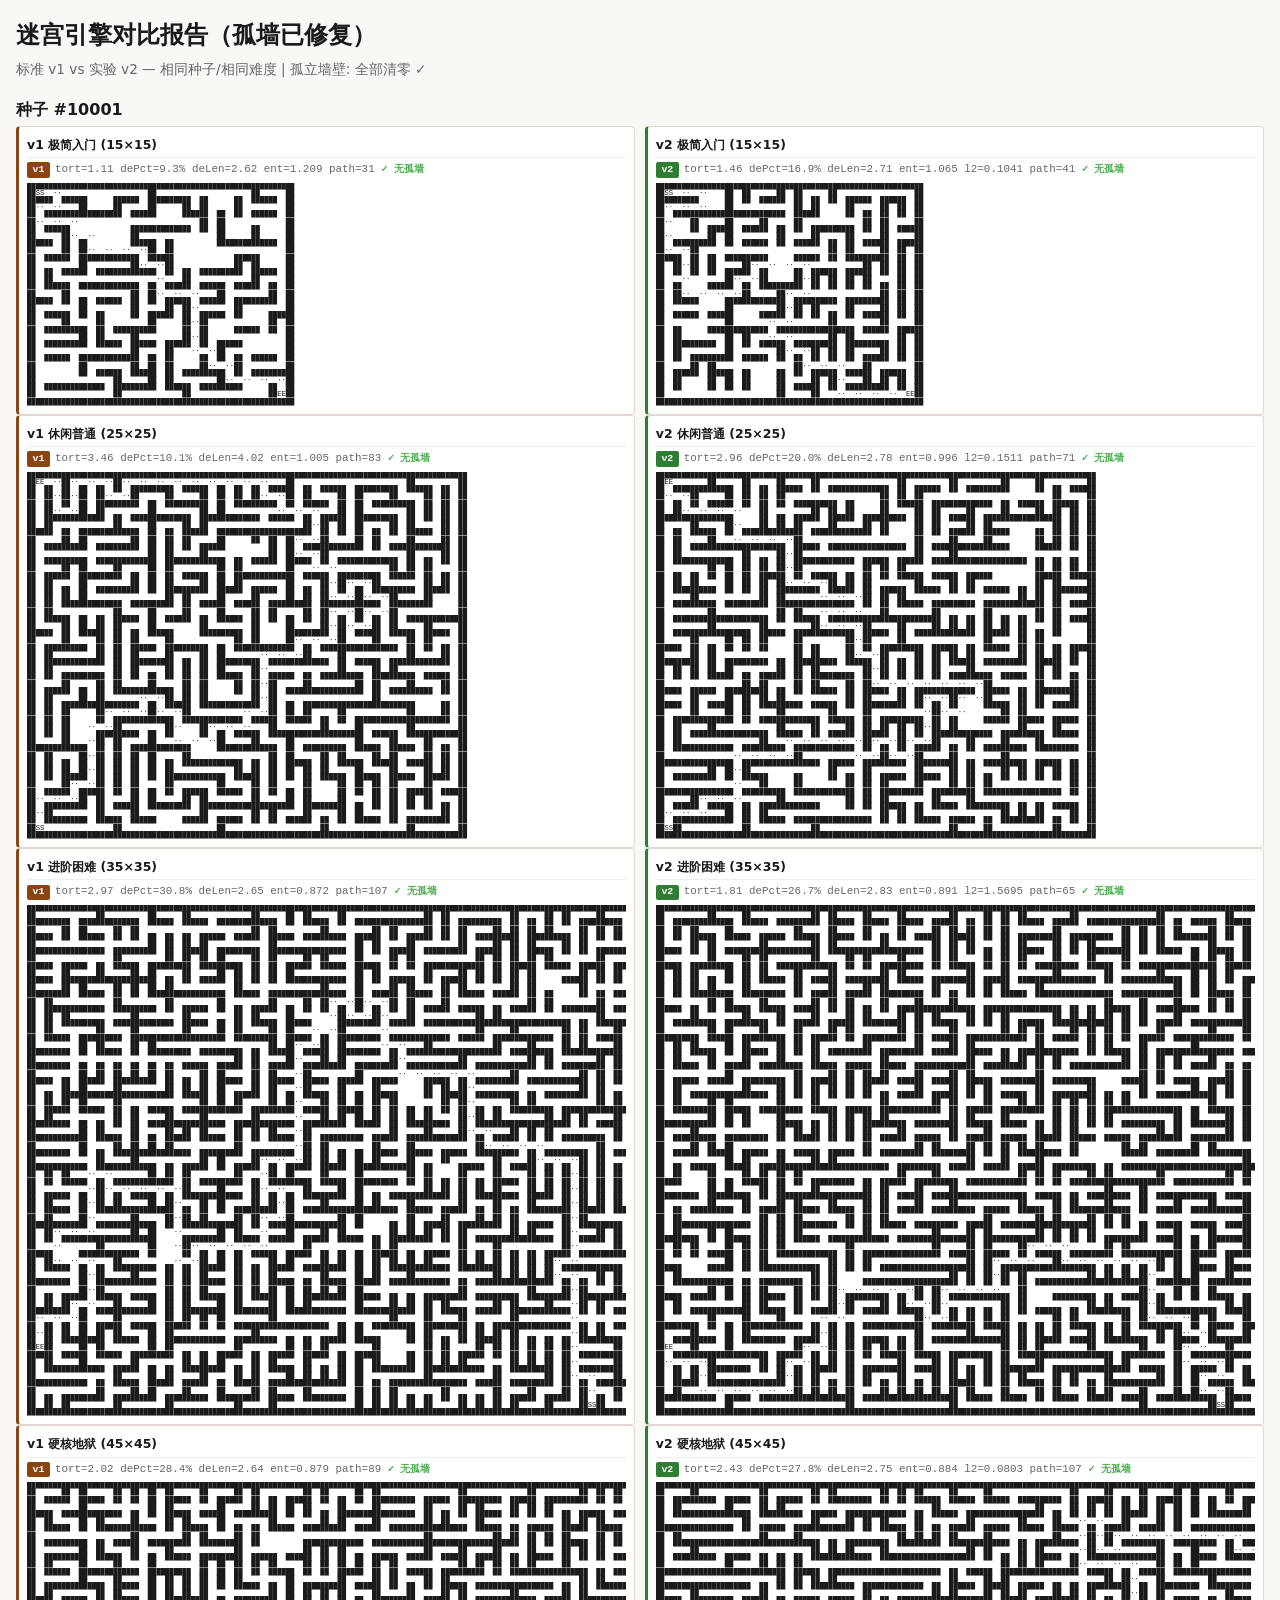
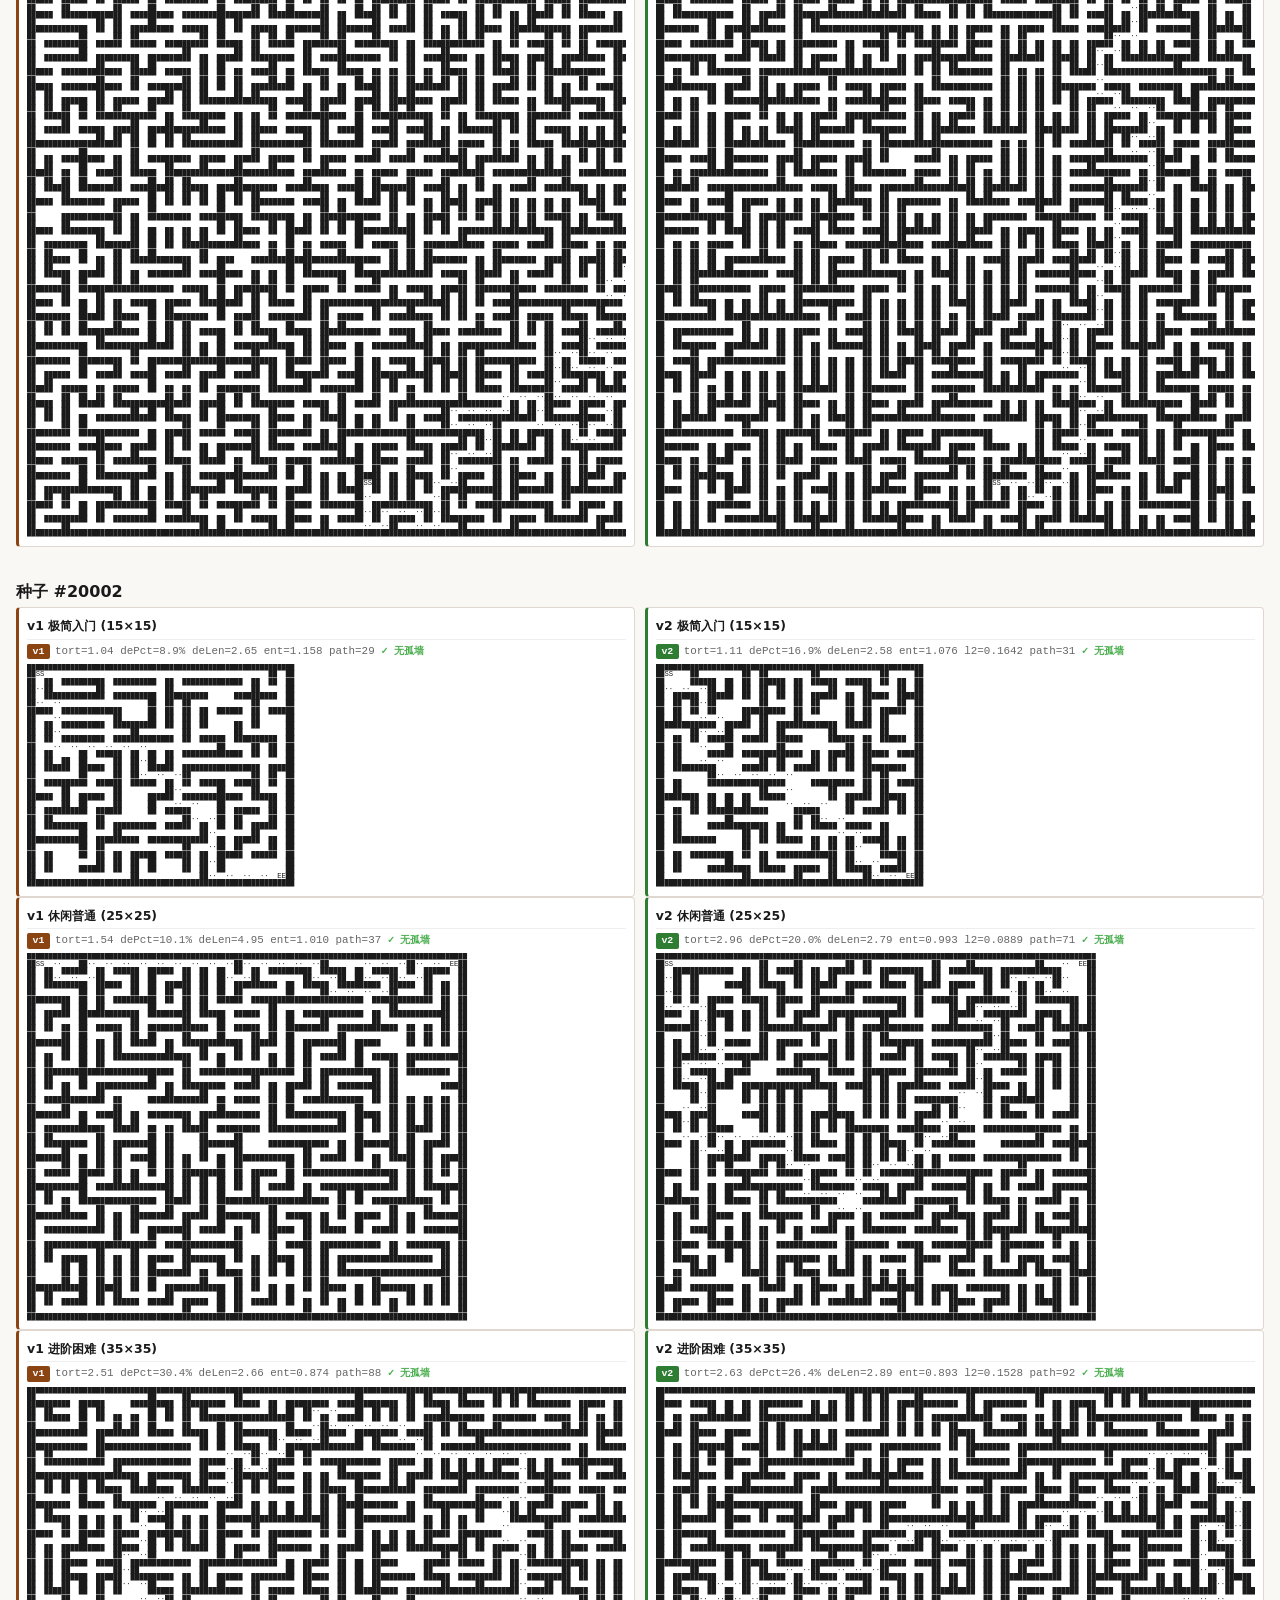
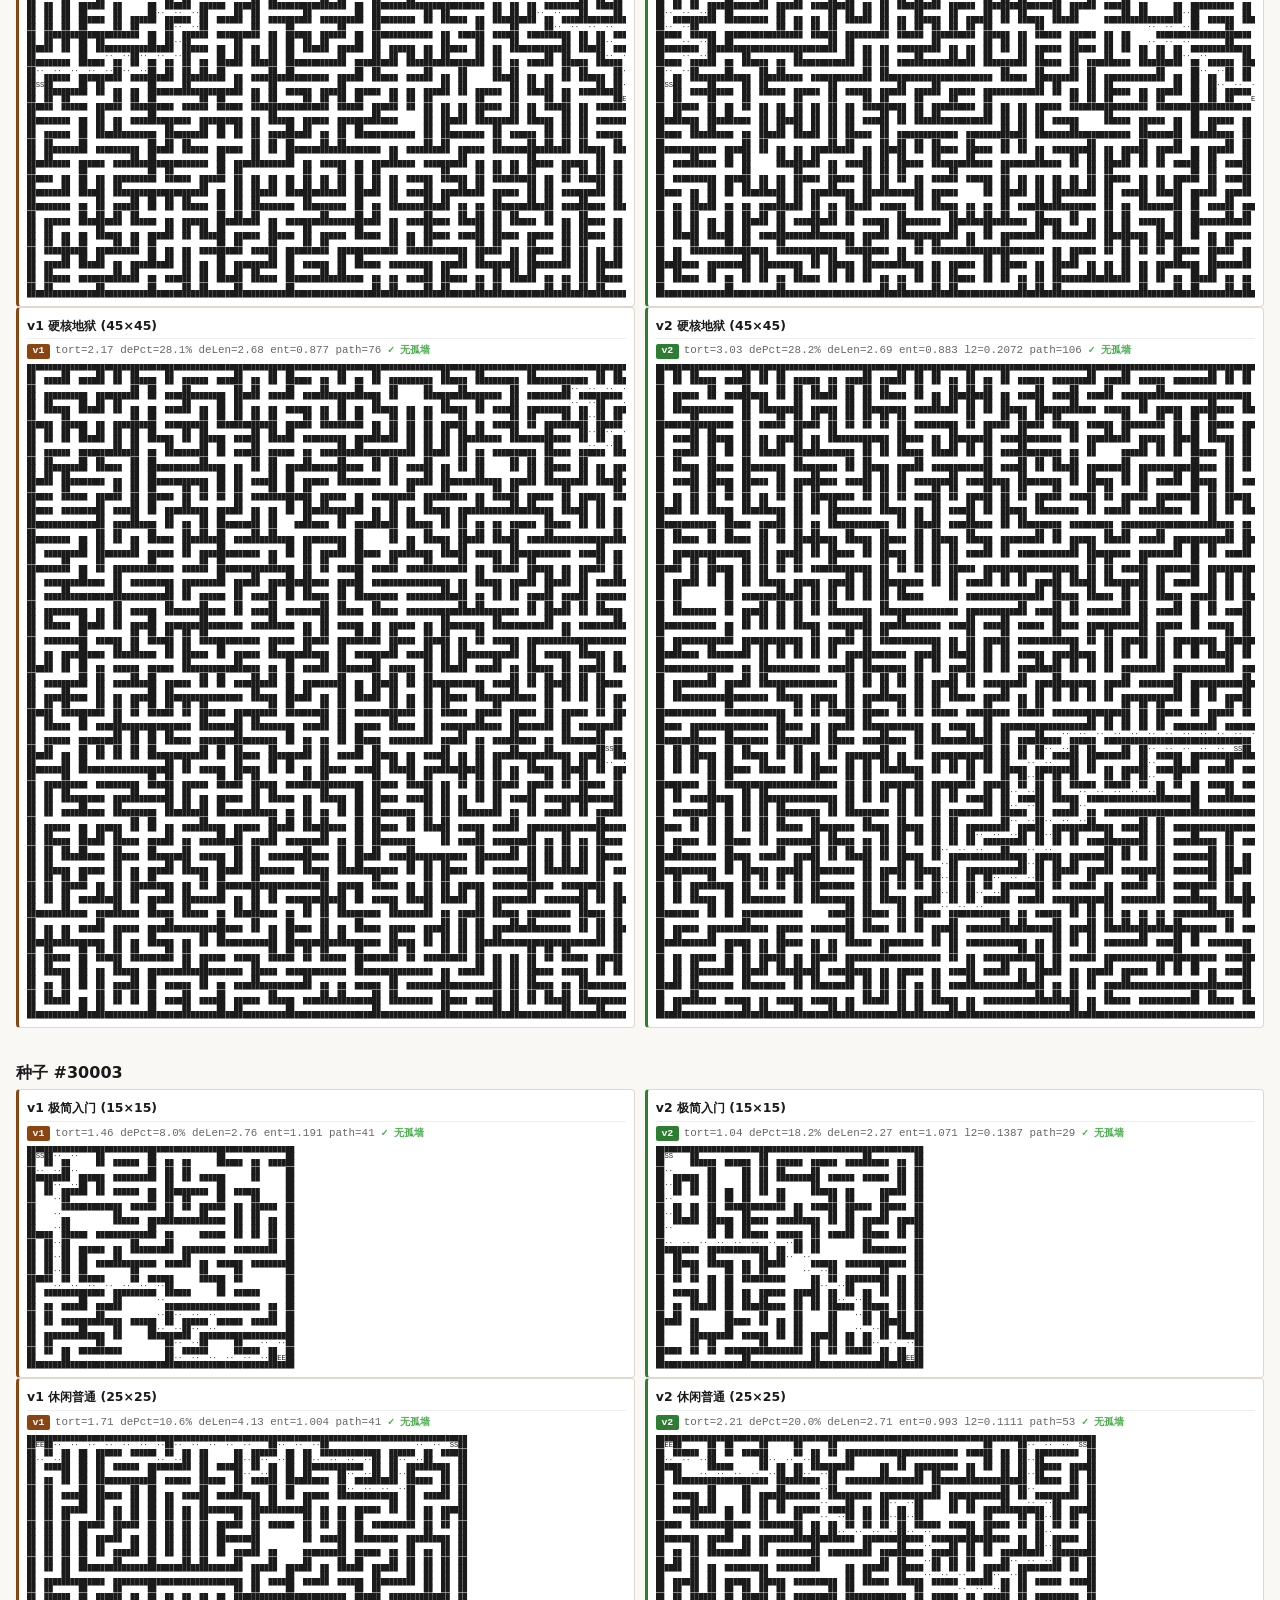
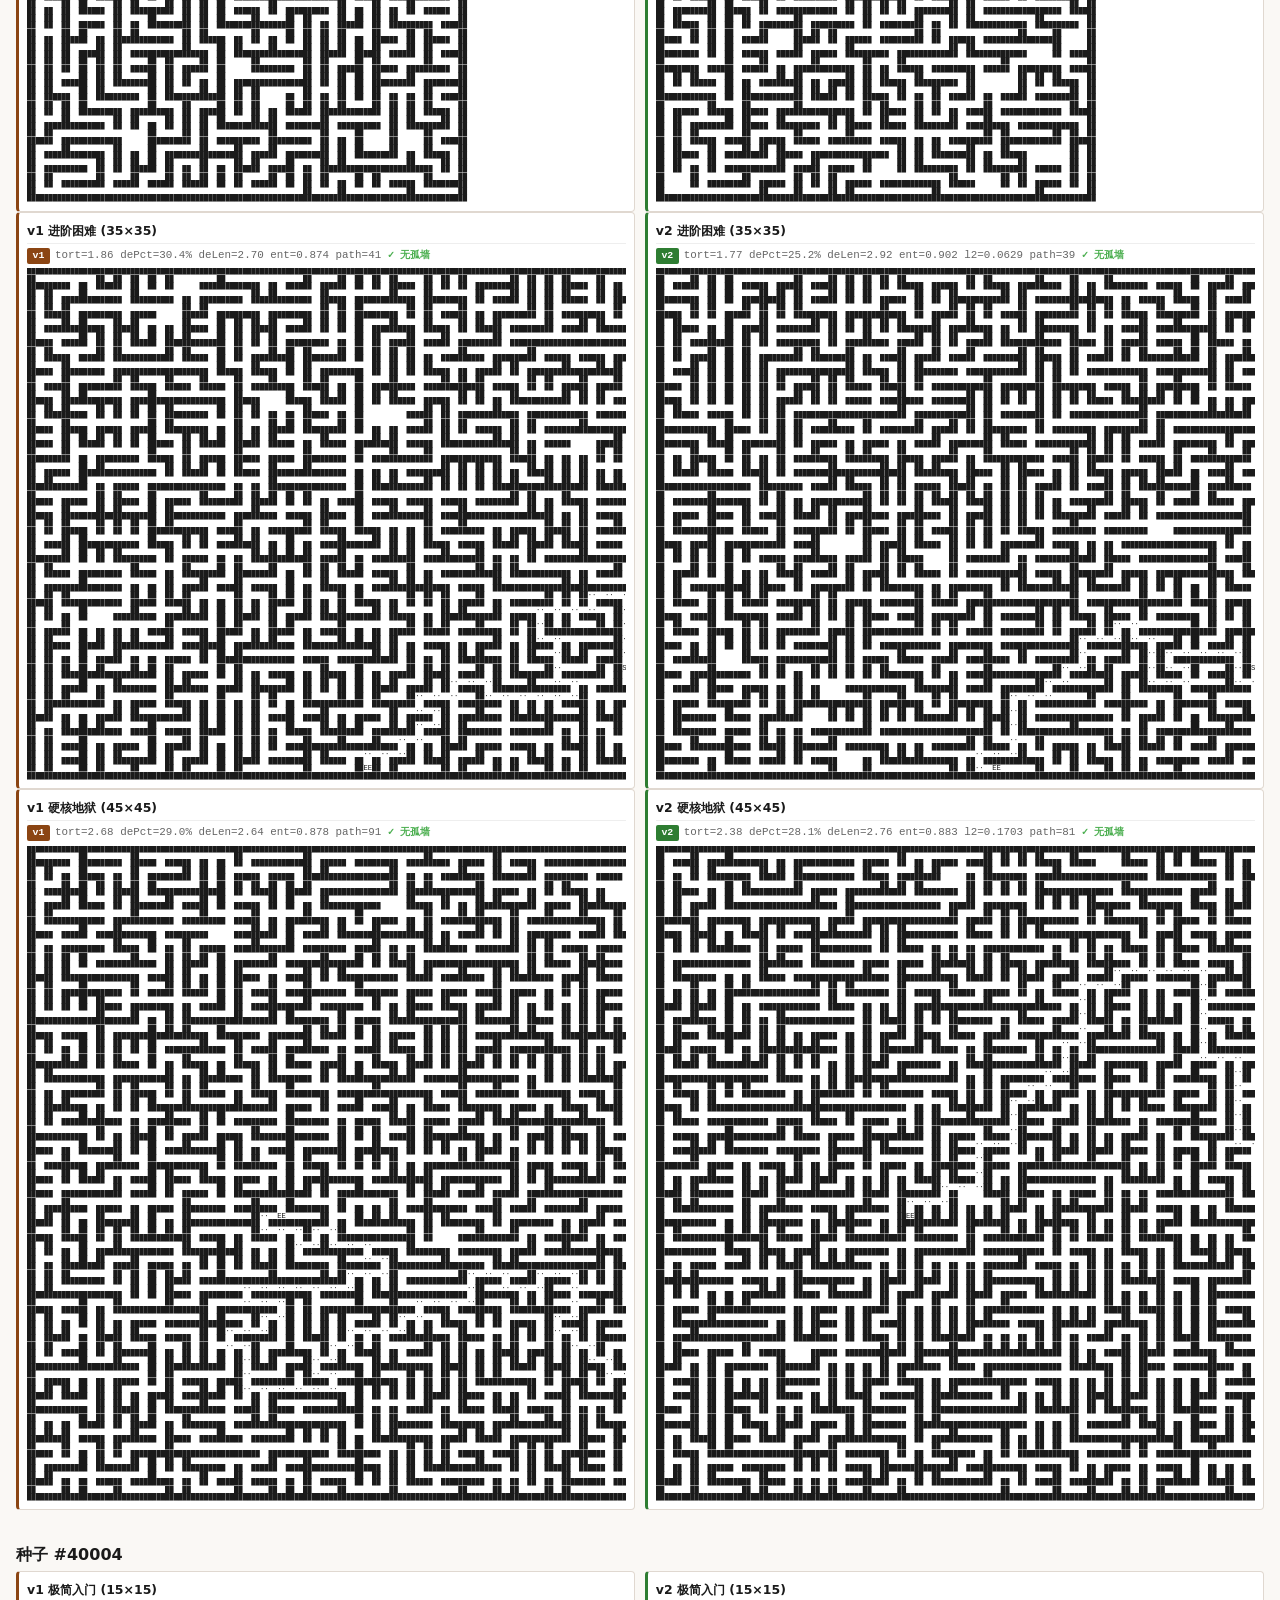
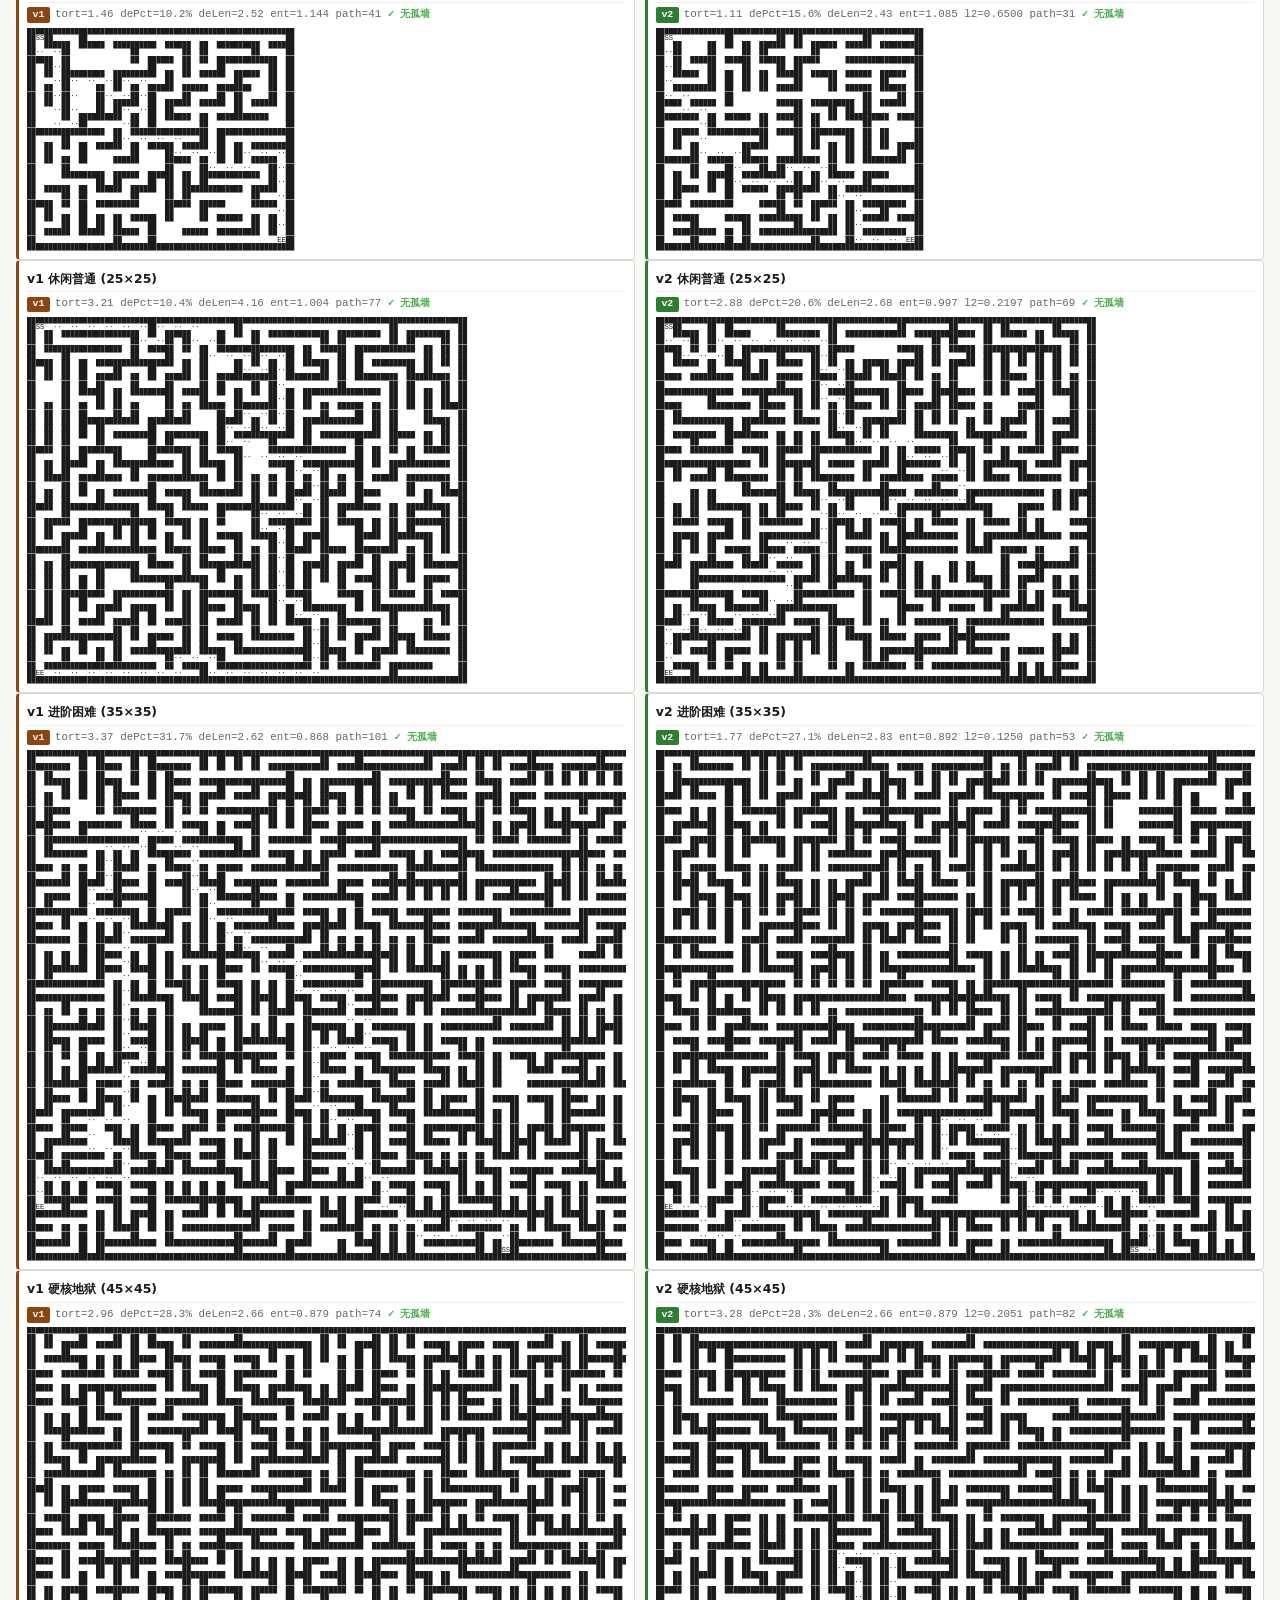
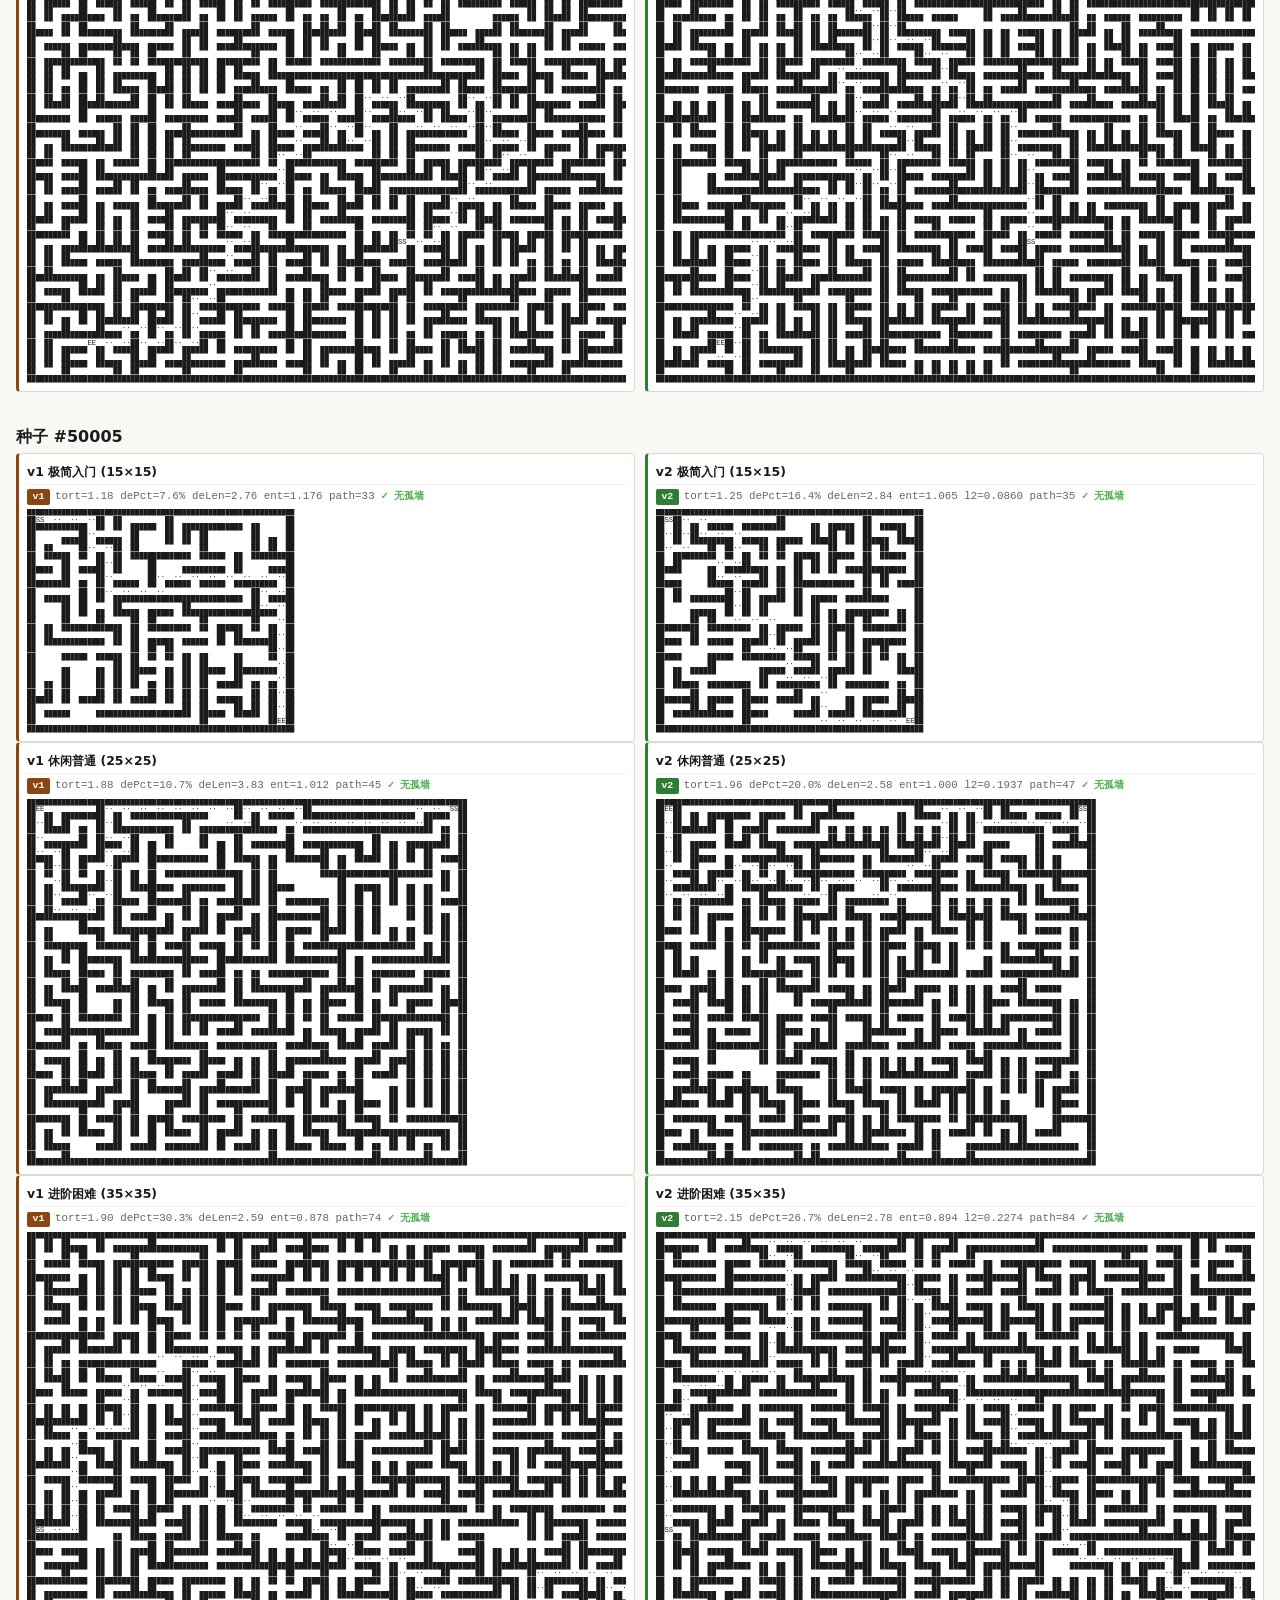
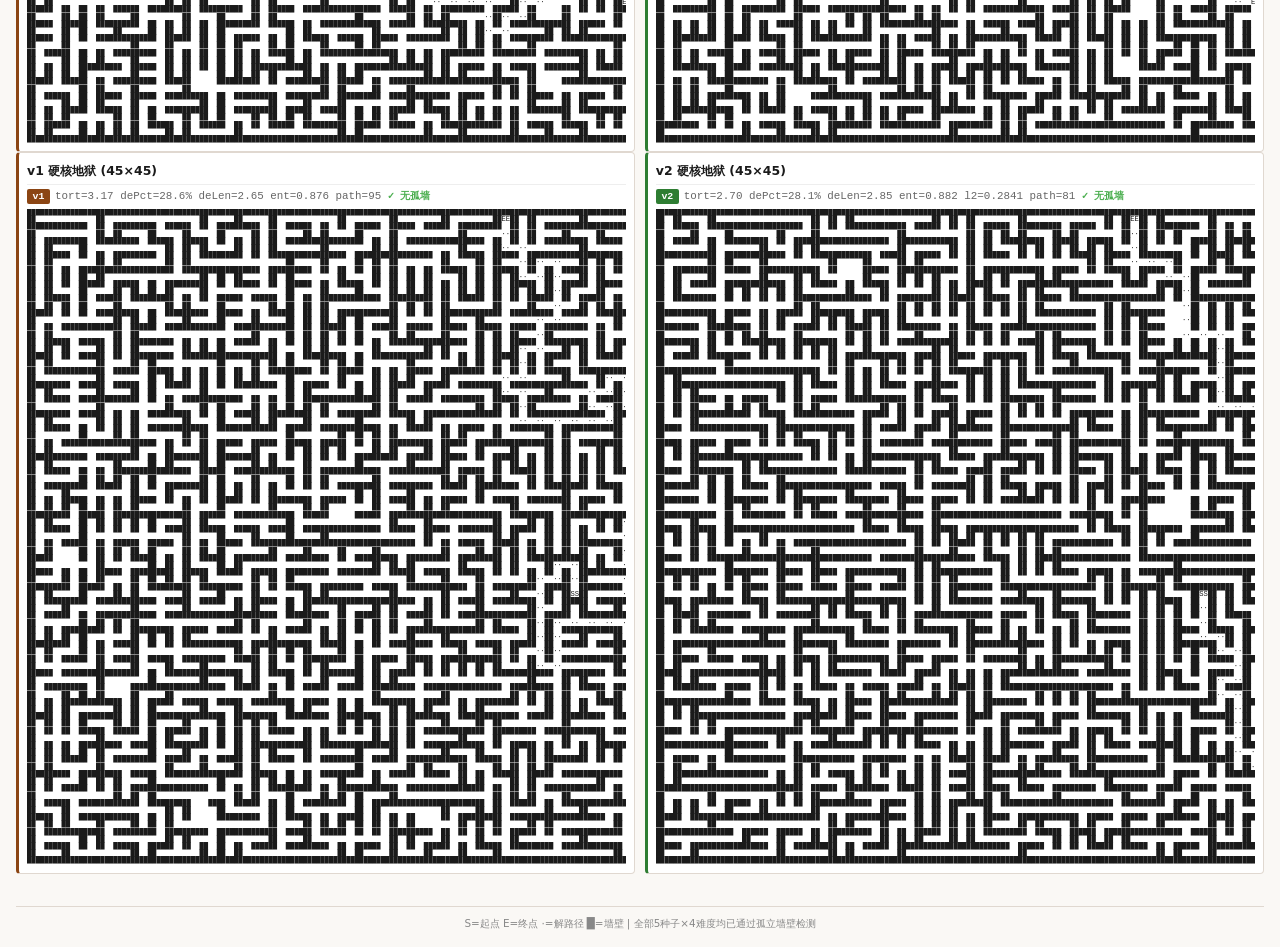
<file: paper/comparison.html>
<!DOCTYPE html><html lang="zh-CN"><head><meta charset="UTF-8"><title>迷宫引擎对比报告</title><style>*{box-sizing:border-box;margin:0;padding:0}body{font-family:Inter,system-ui,sans-serif;background:#faf8f5;color:#1a1a1a;padding:1rem;line-height:1.6}h1{font-size:1.5rem;margin-bottom:.3rem}.sub{color:#666;font-size:.85rem;margin-bottom:1rem}.comparison{margin-bottom:2rem}.comparison h2{font-size:1rem;margin-bottom:.2rem}.seed-info{font-size:.75rem;color:#888;margin-bottom:.5rem;font-family:monospace}.row{display:flex;gap:.6rem;flex-wrap:wrap}.col{flex:1;min-width:280px;background:#fff;border:1px solid #e0d8d0;padding:.5rem;border-radius:4px}.col h3{font-size:.78rem;margin-bottom:.25rem;padding-bottom:.15rem;border-bottom:1px solid #eee}.col .meta{font-size:.68rem;color:#666;line-height:1.4;margin-bottom:.3rem;font-family:monospace}pre{font-size:.45rem;line-height:1;white-space:pre;font-family:"SF Mono","Cascadia Code","Consolas",monospace;overflow-x:auto;margin:0}.v1{border-left:3px solid #8B4513}.v2{border-left:3px solid #2e7d32}.tag{display:inline-block;font-size:.62rem;padding:.05rem .35rem;border-radius:2px;color:#fff;font-weight:600;margin-right:.3rem}.tag.v1t{background:#8B4513}.tag.v2t{background:#2e7d32}.clean{color:#4caf50;font-weight:600;font-size:.65rem}@media(max-width:700px){.row{flex-direction:column}}</style></head><body><h1>迷宫引擎对比报告（孤墙已修复）</h1><p class="sub">标准 v1 vs 实验 v2 &mdash; 相同种子/相同难度 | 孤立墙壁: 全部清零 ✓</p><div class="comparison"><h2>种子 #10001</h2><div class="row"><div class="col v1"><h3>v1 极简入门 (15×15)</h3><div class="meta"><span class="tag v1t">v1</span>tort=1.11 dePct=9.3% deLen=2.62 ent=1.209 path=31 <span class="clean">✓ 无孤墙</span></div><pre>██████████████████████████████████████████████████████████████
██SS  ··                    ██                      ██      ██
██████  ██████      ██████  ██████████  ██      ██  ██████  ██
██··  ··    ██      ██      ██      ██  ██      ██          ██
██  ██████████████████  ██████      ██████  ██  ██  ██████  ██
██··  ··  ··                            ██  ██              ██
██  ██████              ██████████████  ██  ██      ██      ██
██      ██··  ··        ██                  ██      ██      ██
██████  ██  ██          ██████  ██          ██████████████  ██
██      ██  ██··  ··  ··  ··██  ██                          ██
██  ██████  ██████████████  ██████              ██████      ██
██          ██          ██··  ··██              ██  ██      ██
██  ██  ██████  ██████████████  ██  ██  ██████████  ██████  ██
██  ██                        ··    ██              ██      ██
██  ██████  ██████████████  ██  ██████  ██████  ██████  ██  ██
██      ██              ██  ██··  ··  ··    ██          ██  ██
██████  ██  ██  ██████  ██  ██  ██████  ██████  ██████████  ██
██          ██          ██      ██  ██··        ██          ██
██  ██████  ██  ██      ██  ██████  ██  ██████  ██      ██████
██      ██      ██          ██      ██··██              ██  ██
██  ██████████  ██  ██████████      ██  ██      ██████  ██  ██
██          ██  ██      ██          ██··██                  ██
██  ██████████  ██████  ██████  ██████  ██  ██████          ██
██                      ██      ██    ··  ··██              ██
██  ██████  ██████████████  ██  ██      ██  ██  ██  ██████  ██
██          ██          ██  ██  ██      ██··  ··██          ██
██          ██  ██████  ██████  ██  ██████████  ██  ██████████
██                  ██      ██  ██          ██··  ··  ··  ··██
██  ██████████████  ██████████  ██████  ██████████      ██  ██
██                  ██              ██                  ██EE██
██████████████████████████████████████████████████████████████</pre></div><div class="col v2"><h3>v2 极简入门 (15×15)</h3><div class="meta"><span class="tag v2t">v2</span>tort=1.46 dePct=16.9% deLen=2.71 ent=1.065 l2=0.1041 path=41 <span class="clean">✓ 无孤墙</span></div><pre>██████████████████████████████████████████████████████████████
██SS  ··  ··    ██  ██      ██  ██      ██                  ██
██████████      ██  ██  ██████  ██  ██  ██  ██████  ██████  ██
██··  ··  ··    ██              ██  ██      ██      ██  ██  ██
██  ██████████████████████████  ██████      ██  ██  ██  ██  ██
██··    ██      ██      ██      ██              ██  ██      ██
██      ██  ██████  ██████  ██  ██  ██████████  ██  ██  ██████
██··        ██  ██          ██      ██      ██      ██      ██
██  ██████████  ██  ██████  ██  ██████  ██  ██  ██████  ██████
██··  ··██                              ██  ██      ██  ██  ██
██████  ██  ██  ██████████      ██████  ██  ██████████  ██  ██
██  ██··██  ██      ██··  ··  ··  ··            ██  ██  ██  ██
██  ██  ██  ██  ██████  ██      ██  ██████  ██████  ██  ██  ██
██    ··        ██··  ··██      ██··██  ██  ██  ██      ██  ██
██  ██      ██████  ██  ██████████  ██  ██  ██  ██  ██  ██  ██
██  ██··  ··  ··  ··██      ██··  ··                ██  ██  ██
██  ██████      ██████████████  ██████████  ██████████  ██  ██
██              ██          ██··██  ██      ██      ██  ██  ██
██  ██████  ██████      ██████  ██  ██  ██  ██  ██████  ██  ██
██              ██        ··  ··        ██          ██      ██
██  ██      ██████████████  ██████████████████  ██████  ██████
██  ██          ██  ██    ··  ··        ██  ██          ██  ██
██  ██████████  ██  ██  ██████  ██████████  ██████████  ██  ██
██  ██          ██          ██··  ··██  ██  ██      ██  ██  ██
██  ██  ██████████  ██████  ██  ██  ██  ██  ██  ██████  ██  ██
██      ██  ██                  ██··  ··  ··    ██          ██
██  ██████  ██████  ██      ██  ██  ██████  ██████  ██████  ██
██  ██      ██  ██  ██      ██      ██  ██··    ██  ██  ██  ██
██  ██      ██  ██  ██      ██  ██████  ██  ██████████  ██  ██
██                          ██      ██    ··  ··  ··  ··  EE██
██████████████████████████████████████████████████████████████</pre></div></div><div class="row"><div class="col v1"><h3>v1 休闲普通 (25×25)</h3><div class="meta"><span class="tag v1t">v1</span>tort=3.46 dePct=10.1% deLen=4.02 ent=1.005 path=83 <span class="clean">✓ 无孤墙</span></div><pre>██████████████████████████████████████████████████████████████████████████████████████████████████████
██EE  ··██··  ··  ··██··  ··  ··  ··  ··  ··  ··  ··  ··    ██                          ██          ██
██  ██  ██  ██  ██  ██  ██████████  ██████  ██  ██  ██  ██████  ██  ██████  ██████████  ██████  ██  ██
██  ██··██··██  ██··  ··██      ██      ██  ██  ██  ██··  ··██  ██      ██  ██      ██      ██  ██  ██
██  ██  ██  ██  ██████████  ██  ██████████  ██  ██████████  ██  ██████  ██  ██  ██████████  ██  ██  ██
██  ██··  ··██  ██          ██          ██  ██            ··  ··  ··    ██  ██          ██  ██  ██  ██
██  ██████████████  ██  ██████████████  ██████████████  ██████  ██  ██████  ██████████  ██  ██  ██  ██
██  ██              ██      ██      ██  ██                      ██··██  ██  ██      ██  ██      ██  ██
██████  ██  ██████████████  ██  ██  ██████  ██████████████████████  ██  ██  ██  ██  ██  ██████  ██  ██
██      ██  ██          ██  ██  ██  ██      ██      ██  ██  ██··  ··██      ██  ██      ██      ██  ██
██  ██████████  ██████████  ██  ██  ██  ██████          ██  ██  ██████████████  ██  ██████████████  ██
██                          ██  ██      ██              ██  ██··  ··██                  ██      ██  ██
██  ██████████  ██████████████  ██████████████  ██  ██████  ██████  ██  ██████████████  ██  ██  ██  ██
██      ██  ██      ██      ██  ██          ██  ██          ██    ··  ··            ██  ██  ██      ██
██  ██████  ██████████  ██  ██  ██  ██████  ██  ██████████████  ██████  ██████████  ██████  ██  ██  ██
██  ██      ██          ██  ██  ██      ██  ██  ██          ██      ██··██··  ··██          ██  ██  ██
██  ██  ██  ██  ██████████  ██  ██████████  ██████  ██████  ██  ██  ██  ██  ██  ██████████  ██████  ██
██  ██  ██  ██                  ██  ██      ██      ██      ██  ██  ██··  ··██··  ··██      ██      ██
██  ██  ██████████████  ██████████  ██  ██████  ██████  ██████████  ██████████████  ██████████      ██
██  ██              ██      ██      ██      ██      ██  ██      ██  ██··  ··██··  ··██              ██
██  ██████  ██  ██  ██████  ██  ██████  ██  ██████  ██  ██  ██  ██  ██  ██  ██  ██  ██  ██████████████
██      ██  ██  ██  ██      ██          ██          ██      ██      ██··██··  ··██  ██      ██      ██
██████  ██  ██████  ██  ██  ██████      ██████████  ██      ██████████  ██  ██████  ██████  ██████  ██
██      ██      ██  ██  ██      ██              ██  ██      ██··  ··  ··██      ██      ██  ██      ██
██  ██████████  ██  ██  ██████  ██████████  ██  ██████████████  ██  ██████████████████  ██  ██  ██  ██
██  ██          ██  ██  ██      ██      ██  ██        ··  ··  ··██      ██              ██      ██  ██
██  ██████████████  ██  ██████████  ██  ██  ██████████  ██████████████  ██  ██████  ██████████████  ██
██  ██              ██  ██      ██  ██  ██  ██      ██··                ██      ██  ██              ██
██  ██  ██████████  ██  ██  ██  ██  ██  ██  ██████  ██  ██████  ██  ██████████  ██████████  ██████  ██
██      ██      ██  ██      ██      ██  ██      ██  ██··██      ██          ██  ██      ██      ██  ██
██  ██████  ██  ██  ██████████████  ██  ██      ██  ██  ██  ██████████████████  ██  ██████████  ██  ██
██  ██      ██  ██        ··  ··██  ██  ██          ██··██                      ██                  ██
██  ██  ██████████████████  ██  ██████  ██████████████  ██  ██  ██████████████████████████      ██  ██
██  ██  ██      ██··  ··  ··██··  ··██            ··  ··██  ██  ██      ██              ██      ██  ██
██  ██  ██      ██  ██████████████  ██████████████  ██████  ██████  ██  ██  ██████████████████████  ██
██  ██  ██    ··  ··██          ██··    ██··  ··  ··    ██          ██      ██          ██          ██
██  ██  ██      ██████████  ██  ██      ██  ██  ██████  ██████████████████████  ██████  ██████████████
██      ██    ··██  ██      ██    ··  ··  ··██      ██      ██              ██      ██      ██      ██
██████████████  ██  ██  ██████████████      ██████████████  ██  ██████████  ██████  ██████  ██  ██  ██
██  ██      ██··██  ██  ██  ██      ██                  ██  ██      ██  ██      ██  ██      ██  ██  ██
██  ██  ██  ██  ██  ██  ██  ██  ██  ██████████████  ██  ██  ██████  ██  ██████  ██████  ██████  ██  ██
██  ██  ██  ██··██  ██  ██  ██  ██              ██  ██  ██  ██  ██  ██      ██      ██      ██  ██  ██
██  ██  ██████  ██  ██  ██  ██  ██████████████  ██████  ██  ██  ██  ██████  ██████  ██████  ██████  ██
██      ██··  ··██  ██  ██      ██          ██      ██  ██      ██      ██  ██  ██  ██      ██      ██
██  ██████  ██████  ██  ██  ██  ██  ██████  ██████  ██  ██  ██  ██      ██  ██  ██  ██  ██████  ██████
██··  ··  ··██  ██      ██  ██      ██  ██          ██      ██  ██      ██      ██  ██  ██  ██      ██
██  ██████████  ██  ██████  ██████████  ██████████████████████  ██████████  ██  ██  ██  ██  ██  ██  ██
██··██          ██      ██              ██          ██  ██      ██      ██  ██      ██          ██  ██
██  ██████████  ██████  ██████      ██████  ██████  ██  ██  ██████  ██  ██  ██████  ██  ██████████  ██
██SS                ██                      ██                      ██                  ██          ██
██████████████████████████████████████████████████████████████████████████████████████████████████████</pre></div><div class="col v2"><h3>v2 休闲普通 (25×25)</h3><div class="meta"><span class="tag v2t">v2</span>tort=2.96 dePct=20.0% deLen=2.78 ent=0.996 l2=0.1511 path=71 <span class="clean">✓ 无孤墙</span></div><pre>██████████████████████████████████████████████████████████████████████████████████████████████████████
██EE        ██      ██      ██      ██                  ██          ██          ██      ██          ██
██  ██████████████  ██  ██  ██████  ██  ██████████████  ██  ██████  ██  ██████████      ██  ██  ██████
██··  ··██      ██  ██  ██  ██                      ██  ██  ██                              ██      ██
██  ██  ██  ██████  ██  ██  ██  ██████████  ██      ██  ██████  ██████████████  ██  ██████  ██████  ██
██  ██··  ··  ··  ··    ██          ██  ██  ██      ██      ██  ██      ██      ██      ██  ██  ██  ██
██████████████████      ██  ██  ██████  ██████  ██████████  ██  ██  ██████  ██████████████████  ██  ██
██      ██      ██··    ██  ██  ██      ██      ██  ██      ██  ██      ██  ██              ██  ██  ██
██  ██  ██████  ██  ██████████████  ██████████████  ██      ██  ██  ██████  ██████      ██  ██  ██  ██
██  ██      ██    ··  ··  ··  ··██                          ██      ██      ██          ██  ██  ██  ██
██  ██  ██████████████████████  ██████  ██████████████████  ██  ██████████████████      ██████  ██  ██
██  ██              ██      ██··██                          ██      ██                              ██
██  ██████████████  ██  ██  ██  ██████████████  ██████  ██████  ██████████████████████  ██  ██  ██  ██
██          ██  ██  ██  ██  ██··██              ██  ██  ██                              ██  ██  ██  ██
██  ██  ██  ██  ██  ██  ██████  ██  ██████  ██  ██  ██  ██████  ██████  ██████          ██████  ██████
██  ██  ██      ██  ██  ██  ██··  ··  ··██  ██  ██          ██      ██  ██              ██  ██      ██
██  ██████████  ██  ██  ██  ██████████  ██████  ██  ██████  ██████  ██  ██  ██████  ██  ██  ██████████
██      ██              ██  ██        ··  ··  ··██  ██  ██                          ██  ██  ██      ██
██  ██████████  ██████████  ██████████████████  ██  ██  ██████  ██████████  ██████████████  ██  ██████
██          ██              ██  ██    ··  ··  ··    ██          ██          ██          ██  ██      ██
██  ██████████████████████  ██  ██████  ██████████████████████████  ██  ██  ██  ██  ██  ██  ██  ██████
██          ██          ██          ██··  ··  ··██      ██      ██  ██  ██  ██  ██  ██      ██      ██
██  ██████████████████  ██████  ██████████████  ██████  ██  ██████████████  ██████  ██  ██  ██      ██
██      ██      ██  ██  ██      ██          ██··██      ██                  ██      ██  ██          ██
██████  ██  ██  ██  ██  ██      ██  ██      ██  ██  ██████████  ██████  ██  ██████  ██  ██  ██  ██████
██      ██  ██                  ██  ██      ██··  ··██      ██  ██  ██  ██          ██  ██  ██  ██  ██
██████████  ██  ██████████  ██  ██████████  ██████  ██  ██  ██  ██  ██████  ██████████  ██████  ██  ██
██  ██  ██  ██  ██          ██  ██  ██          ██··██  ██  ██  ██      ██              ██  ██      ██
██  ██  ██  ██████  ██  ██████  ██  ██████████  ██  ██  ██  ██  ██  ██████████  ██████  ██  ██  ██  ██
██                  ██  ██      ██  ██      ██  ██··  ··  ··  ··  ··  ··  ··██          ██      ██  ██
██████  ██████  ██████████  ██  ██  ██████  ██  ██████  ██  ██████████████  ██████  ██  ██████████  ██
██      ██      ██  ██  ██  ██              ██  ██      ██  ██··  ··██··  ··██      ██  ██      ██  ██
██████  ██  ██████  ██  ██████████  ██████  ██  ██████████  ██  ██  ██      ██████  ██  ██  ██████  ██
██      ██      ██  ██      ██          ██      ██            ··██··  ··        ██  ██              ██
██  ██████████████  ██  ██████████████  ██████  ██  ██████████  ██  ██      ██████  ██████  ██████  ██
██  ██      ██              ██      ██      ██  ██  ██  ██  ██··██  ██              ██      ██      ██
██  ██  ██████████████████  ██████  ██  ██████  ██████  ██  ██  ██████████████  ██████████  ██████  ██
██  ██                  ██    ··  ··  ··  ··  ··██··  ··██··  ··██      ██      ██      ██          ██
██  ██████████████  ██████████  ██████████████  ██  ██  ██  ██████  ██  ██  ██████████  ██████████  ██
██                ··  ··  ··  ··██            ··  ··██··  ··██      ██          ██                  ██
██████████████████  ██████████████████  ██████  ██████████  ██████████  ██  ██████████  ██████  ██  ██
██          ██  ██··██                  ██      ██          ██      ██  ██      ██  ██  ██  ██  ██  ██
██  ██████████  ██  ██████      ██      ██  ██  ██  ██████  ██████  ██  ██  ██  ██  ██  ██  ██  ██  ██
██                ··    ██      ██          ██  ██  ██      ██      ██  ██  ██                  ██  ██
██████████████████  ██████████  ██████████████  ██  ██████████  ██████████  ██████████████████  ██  ██
██      ██··  ··  ··        ██              ██  ██  ██          ██      ██                          ██
██  ██████  ██████  ██  ██████████████      ██  ██  ██████  ██  ██████  ██████████  ██  ██  ██████  ██
██··  ··  ··    ██  ██  ██                          ██  ██  ██                  ██  ██  ██      ██  ██
██  ██████████████  ██  ██████  ██████████████████  ██  ██  ██████  ██████  ██  ██████████  ██  ██  ██
██SS██              ██              ██                              ██      ██              ██      ██
██████████████████████████████████████████████████████████████████████████████████████████████████████</pre></div></div><div class="row"><div class="col v1"><h3>v1 进阶困难 (35×35)</h3><div class="meta"><span class="tag v1t">v1</span>tort=2.97 dePct=30.8% deLen=2.65 ent=0.872 path=107 <span class="clean">✓ 无孤墙</span></div><pre>██████████████████████████████████████████████████████████████████████████████████████████████████████████████████████████████████████████████
██              ██          ██      ██              ██      ██  ██      ██                  ██  ██              ██      ██  ██      ██      ██
██████████  ██████████████  ██████  ██████  ██████████████  ██  ██████  ██  ██████████████████  ██  ██████████  ██  ██  ██  ██  ██████████  ██
██      ██  ██      ██  ██                          ██  ██          ██          ██  ██      ██  ██  ██      ██  ██  ██  ██      ██  ██  ██  ██
██████  ██  ██████  ██  ██  ██  ██  ██  ██████  ██████  ██████  ██████████  ██████  ██  ██████  ██  ██  ██████████  ██████████  ██  ██  ██  ██
██                          ██  ██  ██  ██              ██                  ██  ██      ██          ██      ██  ██  ██      ██  ██          ██
██████████████████  ██████████  ██  ██████  ██████████  ██████████████████  ██  ██  ██████  ██████████  ██████  ██  ██████  ██  ██  ██████████
██                  ██          ██  ██  ██  ██      ██  ██      ██  ██      ██      ██  ██              ██  ██  ██  ██  ██          ██      ██
██████  ██████  ██  ██████  ██████████  ██████████  ██  ██  ██████  ██████  ██████  ██  ██  ██████████████  ██  ██████  ██████  ██████  ██████
██      ██      ██      ██  ██      ██      ██  ██  ██  ██  ██              ██  ██          ██      ██  ██  ██  ██  ██          ██  ██  ██  ██
██████  ██████████████████████  ██  ██  ██████  ██  ██  ██  ██████████████  ██  ██  ██████  ██  ██████  ██  ██  ██  ██      ██████  ██  ██  ██
██      ██  ██      ██  ██  ██  ██              ██                  ██      ██      ██  ██      ██  ██          ██  ██          ██          ██
██████████  ██████  ██  ██  ██████████████████  ██████  ██████████████████  ██  ██████  ██████  ██  ██████  ██████  ██  ██      ██  ██  ██████
██  ██              ██          ██          ██          ██      ██  ██··  ··██··  ··██  ██      ██                  ██  ██          ██      ██
██  ██████████████  ██████████  ██  ██████  ██  ██  ██████  ██  ██  ██  ██  ██  ██  ██  ██  ██████  ██████  ██  ██████  ██  ██████████  ██████
██  ██  ██              ██          ██          ██  ██      ██        ··██··  ··██··    ██              ██  ██                      ██      ██
██  ██  ██████████  ██████████████  ██████  ██  ██  ██████  ██████      ██████████  ██████  ██████████████████████████████████  ██  ██████████
██  ██          ██      ██          ██      ██  ██      ██  ██    ··  ··██        ··                    ██      ██          ██  ██      ██  ██
██  ██████  ██████████  ██████████████████████  ██████████  ██████  ██  ██████████  ██████████████  ██████  ██████████████  ██  ██  ██████  ██
██          ██  ██      ██  ██                          ██  ██··  ··██  ██        ··  ··    ██              ██      ██      ██  ██      ██  ██
██████████  ██  ██████  ██  ██████████  ██████████  ██  ██████  ██████  ██████████  ██  ██████████████████████  ██████████  ██████████████  ██
██                                              ██  ██      ██··    ██  ██          ██··            ██              ██  ██          ██  ██  ██
██████████  ██  ██  ██  ██  ██  ██  ██████  ██████  ██  ██████  ██████████  ██████████  ██████████████  ██████████████  ██  ██████████  ██  ██
██          ██  ██  ██  ██  ██  ██      ██  ██      ██  ██    ··██          ██        ··  ··  ··  ··  ··        ██              ██  ██  ██  ██
██████  ██  ██████  ██████████  ██  ██  ██  ██████  ██  ██████  ██████  ██████  ██████      ██████  ██  ██████████  ██████████████  ██  ██  ██
██      ██  ██      ██          ██  ██  ██  ██      ██  ██    ··██      ██      ██          ██  ██  ██··                        ██  ██      ██
██  ██  ██████████████████████████  ██████  ██  ██████  ██  ██  ██████  ██  ██  ██████      ██  ██████  ██████████  ██  ██████████  ██  ██  ██
██  ██  ██  ██      ██                  ██  ██  ██      ██  ██··    ██  ██  ██  ██  ██          ██  ██··        ██  ██              ██  ██  ██
██  ██████  ██████  ██  ██  ██████  ██████████████  ██████████  ██████  ██████  ██  ██  ██  ██  ██  ██  ██  ██  ██████████  ██████████████████
██  ██              ██  ██      ██      ██          ██        ··    ██  ██  ██  ██  ██  ██  ██      ██··██  ██          ██  ██  ██      ██  ██
██████████  ██  ██  ██  ██  ██████████████████  ██████████████  ██████████  ██████  ██  ██████████  ██  ██████████████████████  ██  ██████  ██
██          ██  ██      ██      ██  ██  ██      ██  ██  ██    ··██                  ██      ██      ██··  ··    ██  ██  ██              ██  ██
██████████████  ██████  ██  ██  ██████  ██████  ██  ██  ██████  ██  ██████████  ██████  ██████████████  ██  ██████  ██  ██  ██████████  ██  ██
██          ██      ██  ██  ██  ██              ██            ··██  ██          ██      ██              ██··  ··  ··  ··            ██      ██
██████████  ██  ██  ██████████████████  ██████████  ██████████  ██  ██  ██  ██  ██████  ██████  ██████  ██████████  ██  ██████████  ██  ██████
██              ██      ██              ██  ██      ██··  ··  ··██  ██  ██  ██  ██      ██      ██          ██      ██··  ··  ··██  ██      ██
██████████████  ██████████████  ██  ██████  ██  ██████  ██  ██████  ██████  ██████████████  ██      ██████  ██  ██████  ██  ██  ██  ██  ██  ██
██  ██  ██    ··  ··        ██  ██  ██          ██    ··██  ██      ██      ██          ██  ██      ██      ██      ██  ██  ██··██  ██  ██  ██
██  ██  ██████  ██  ██████████████  ██  ██████████  ██  ██████████  ██████  ██████████  ██  ██  ██  ██  ██  ██████  ██  ██  ██  ██  ██  ██  ██
██            ··██··  ··  ··  ··  ··██      ██      ██··  ··    ██      ██  ██              ██  ██  ██  ██  ██      ██  ██  ██··██  ██  ██  ██
██  ██████  ██  ██  ██  ██████  ██  ██████████████  ██  ██  ██  ██████████  ██  ██  ██████████████  ██  ██████████  ██████  ██  ██  ██  ██  ██
██  ██      ██··██  ██      ██  ██··    ██  ██      ██  ██··██      ██      ██  ██      ██          ██      ██      ██      ██··██  ██  ██  ██
██  ██████  ██  ██████████████████  ██  ██  ██  ██████████  ██  ██████████████████████  ██████  ██████  ██  ██  ██  ██████████  ██████  ██████
██  ██      ██··        ██      ██··██  ██      ██  ██··  ··██          ██  ██          ██      ██      ██  ██  ██          ██··██          ██
██████████████  ██████████████  ██  ██████████████  ██  ██████████████████  ██      ██  ██  ██████  ██████████  ██  ██████  ██  ██████████  ██
██  ██··  ··  ··        ██  ██    ··        ██  ██    ··    ██      ██  ██          ██  ██  ██  ██  ██          ██  ██      ██··    ██  ██  ██
██  ██  ██████████████████████      ██████████  ██████  ██████  ██████  ██████  ██  ██████████  ██  ██  ██████████████████  ██  ██████  ██  ██
██    ··        ██          ██    ··██··  ··  ··  ··  ··        ██              ██  ██              ██      ██              ██··        ██  ██
██████      ██████████████  ██      ██  ██  ██  ██  ██████  ██████  ██  ██  ██  ██████  ██  ██████  ██  ██  ██  ██  ██  ██████  ██████████████
██  ██··  ··  ··    ██            ··  ··██  ██  ██      ██  ██      ██  ██  ██  ██  ██  ██  ██      ██  ██  ██  ██  ██  ██··  ··            ██
██  ██████  ██  ██  ██████████  ██  ██  ██████  ██  ██  ██████  ██████████  ██  ██  ██████████████  ██████████  ██  ██  ██  ██████████████  ██
██          ██··██      ██      ██  ██  ██      ██  ██  ██          ██      ██  ██      ██                  ██  ██  ██  ██··  ··    ██  ██  ██
██████████  ██  ██████████████  ██  ██  ██████  ██  ██  ██████  ██  ██████  ██████  ██████████████  ██  ██████████████████  ██  ██  ██  ██  ██
██          ██··██              ██  ██  ██      ██  ██  ██  ██  ██  ██  ██  ██                      ██              ██      ██··██      ██  ██
██  ██  ██████  ██████  ██████  ██  ██  ██████  ██  ██████  ██  ██████████  ██████  ██  ██  ██████████  ██████████  ██████████  ██████████████
██  ██  ██··  ··    ██      ██  ██  ██      ██  ██      ██  ██  ██          ██      ██  ██  ██  ██          ██  ██      ██    ··██  ██      ██
██████████  ██  ██████████████  ██  ██████████  ██████████  ██████████████  ██████████████  ██  ██████  ██████  ██████████████  ██  ██  ██████
██··  ··  ··██      ██          ██  ██  ██  ██          ██                          ██      ██      ██          ██            ··            ██
██  ██  ██  ██  ██████  ██████  ██████  ██  ██  ██████████████████████  ██  ██  ██████████  ██████████  ██  ██████████████████  ██  ██  ██████
██··██  ██  ██  ██  ██      ██  ██                  ██                  ██  ██          ██  ██      ██  ██  ██  ██            ··██  ██      ██
██  ██  ██████████  ██████  ██  ██████████████  ██████████  ██  ██  ██████  ██████      ██  ██  ██  ██  ██████  ██  ██  ██  ██  ██████████  ██
██EE██      ██  ██          ██  ██              ██          ██  ██  ██          ██          ██  ██      ██  ██  ██  ██  ██  ██··        ██  ██
██████  ██████  ██████  ██████████  ██  ██  ██████  ██  ██████  ██████  ██  ██████      ██  ██  ██  ██████  ██  ██  ██  ██  ██  ██████████  ██
██  ██      ██          ██          ██  ██  ██      ██  ██      ██      ██  ██  ██      ██  ██  ██  ██          ██  ██  ██  ██··        ██  ██
██  ██████████████  ██████  ██  ██  ██████████  ██  ██  ██████  ██  ██  ██  ██  ██████████  ██████████████  ██  ██████████  ██  ██████████  ██
██                  ██      ██  ██      ██      ██  ██      ██  ██  ██  ██  ██              ██              ██          ██  ██··  ··    ██  ██
██████████████  ██  ██████  ██████  ██████  ██  ██████  ██████████████████  ██  ██  ██████████████████  ██████  ██████████  ██  ██  ██████████
██              ██      ██  ██      ██      ██      ██  ██      ██          ██  ██  ██          ██          ██      ██      ██  ██··    ██  ██
██  ██  ██████████  ██████████  ██████████  ██████████  ██████  ██████████  ██  ██  ██  ██  ██  ██  ██  ██  ██  ██████  ██████  ██  ██  ██  ██
██  ██  ██          ██          ██              ██      ██                  ██  ██  ██  ██  ██      ██  ██  ██  ██      ██      ██SS██      ██
██████████████████████████████████████████████████████████████████████████████████████████████████████████████████████████████████████████████</pre></div><div class="col v2"><h3>v2 进阶困难 (35×35)</h3><div class="meta"><span class="tag v2t">v2</span>tort=1.81 dePct=26.7% deLen=2.83 ent=0.891 l2=1.5695 path=65 <span class="clean">✓ 无孤墙</span></div><pre>██████████████████████████████████████████████████████████████████████████████████████████████████████████████████████████████████████████████
██          ██      ██              ██  ██      ██      ██          ██      ██  ██  ██          ██                  ██              ██      ██
██  ██████████████  ██████  ██████████  ██████  ██████  ██████  ██████  ██  ██  ██  ██████  ██████  ██████████████████  ██  ██████  ██████  ██
██  ██  ██      ██              ██      ██      ██      ██      ██  ██  ██  ██  ██          ██              ██  ██  ██  ██      ██  ██  ██  ██
██  ██  ██████  ██████  ██████  ██████  ██████  ██  ██  ██  ██████  ██████  ██  ██  ██████████  ██████████  ██  ██  ██  ██████████  ██  ██  ██
██      ██  ██          ██          ██  ██          ██          ██  ██  ██      ██  ██      ██  ██  ██      ██  ██  ██          ██      ██  ██
██████  ██  ██  ██████████████████████  ██████████████████████  ██  ██  ██  ██  ██  ██████  ██  ██  ██████████  ██  ██████  ██  ██████  ██  ██
██          ██      ██  ██          ██      ██  ██      ██      ██  ██      ██  ██  ██      ██      ██      ██              ██  ██  ██  ██  ██
██████  ██████████  ██  ██  ██████████████  ██  ██  ██████████  ██  ██████  ██  ██  ██  ██████████  ██████  ██  ██████████████████  ██████  ██
██  ██  ██      ██  ██  ██      ██      ██          ██  ██              ██      ██          ██          ██          ██      ██  ██  ██      ██
██  ██  ██  ██  ██  ██  ██████  ██  ██████  ██████████  ██████  ██████████  ██████  ██████████████████  ██  ██████████████  ██  ██  ██  ██████
██  ██  ██  ██      ██          ██      ██      ██  ██          ██      ██  ██  ██      ██                              ██  ██  ██      ██  ██
██  ██  ██████████  ██████████  ██  ██████  ██████  ██████████  ██  ██  ██  ██  ██████  ██████████████████  ██████████████  ██  ██████  ██  ██
██          ██  ██      ██          ██  ██  ██      ██      ██      ██                                  ██      ██      ██      ██  ██  ██  ██
██████  ██  ██  ██████  ██████  ██████  ██  ██  ██  ██  ██████████████████  ██████████████████  ██  ██  ██████  ██  ██████████  ██  ██  ██  ██
██      ██          ██      ██      ██      ██  ██      ██  ██  ██      ██  ██  ██          ██  ██  ██  ██  ██  ██      ██              ██  ██
██  ██████████  ██████████  ██  ██████  ██████  ██████████  ██  ██████  ██  ██  ██  ██████  ██████████████  ██  ██  ██████  ██████████████  ██
██          ██  ██      ██      ██      ██  ██          ██  ██      ██          ██  ██  ██      ██  ██  ██  ██      ██          ██      ██  ██
██████████  ██████  ██████████  ██  ██████  ██  ██████████  ██  ██████  ██████████████  ██  ██████  ██  ██  ██  ██████  ██████████████  ██  ██
██  ██  ██      ██  ██      ██  ██  ██          ██          ██      ██  ██              ██          ██  ██      ██          ██              ██
██  ██  ██████  ██  ██████  ██  ██  ██  ██████████  ██████████  ██████  ██████  ██  ██████████████  ██  ██████  ██  ██████████████████  ██████
██  ██      ██      ██      ██      ██              ██                  ██      ██  ██  ██  ██              ██  ██  ██  ██      ██          ██
██  ██████  ██  ██████  ██████████  ██████  ██████  ██████  ██████████████  ██████████  ██  ██  ██████████████  ██  ██  ██  ██████  ██  ██  ██
██              ██              ██      ██  ██  ██  ██      ██      ██  ██              ██                      ██  ██              ██  ██  ██
██  ██████  ██████  ██████████  ██  ██████  ██  ██████  ██████  ██████  ██████  ██████████  ██████████      ██████  ██  ██████  ██████  ██  ██
██  ██              ██      ██  ██  ██  ██  ██  ██          ██      ██  ██  ██          ██          ██          ██          ██  ██  ██  ██  ██
██  ██  ██████████████████  ██  ██  ██  ██  ██  ██  ██  ██████  ██████  ██  ██  ██████  ██  ██████████  ██  ██  ██  ██████████████  ██  ██  ██
██  ██      ██  ██          ██      ██              ██          ██  ██      ██      ██  ██  ██  ██  ██  ██  ██                  ██      ██  ██
██  ██████████  ██████  ██████████  ██████  ██████  ██████████████  ██  ██████  ██████████  ██  ██  ██  ██████████████████  ██  ██████  ██  ██
██          ██  ██  ██      ██          ██  ██  ██  ██              ██  ██      ██          ██  ██  ██  ██              ██  ██      ██  ██  ██
██████████████  ██  ██      ██████  ██  ██  ██  ██████████  ██████████  ██████  ██████  ██  ██  ██  ██  ██  ██████████  ██  ██████████  ██  ██
██      ██                  ██  ██  ██  ██  ██  ██      ██          ██      ██          ██  ██  ██                  ██  ██          ██  ██  ██
██  ██████████  ██████████  ██  ██████  ██  ██  ██  ██████  ██████  ██  ██████  ██████  ██████  ██████  ██████  ██████████  ██████████  ██  ██
██      ██  ██  ██                              ██          ██  ██      ██  ██  ██  ██  ██      ██          ██  ██          ██  ██          ██
██  ██████  ██████  ██████  ██  ██████  ██████  ██  ██████████  ██████████  ██  ██  ██████████  ██          ██████  ██████████  ██████████  ██
██              ██  ██      ██      ██  ██                              ██      ██      ██                                              ██  ██
██  ██  ██████  ██████  ██████████████████████████████  ██████████  ██████  ██████  ██████  ██████████  ██  ██████████████████████████████████
██  ██      ██      ██  ██  ██  ██                      ██      ██                  ██  ██  ██      ██  ██          ██              ██  ██  ██
██████      ██  ██  ██████  ██  ██  ██████████  ██  ██████  ██████████  ██████████████  ██  ██  ██████████████████████  ██████████████  ██  ██
██          ██  ██      ██  ██      ██          ██  ██      ██      ██                                  ██      ██                          ██
██████████  ██████████  ██  ██████████████████████  ██  ██████  ██████████████████████  ██████  ██  ██████████  ██  ██████████████  ██████  ██
██          ██      ██      ██  ██      ██      ██  ██      ██      ██              ██      ██  ██      ██      ██      ██      ██      ██  ██
██  ██  ██████████  ██  ██████  ██████  ██████  ██  ██  ██████  ██████████  ██████  ██████  ██  ██████████████  ██  ██████  ██████████████  ██
██  ██                  ██  ██  ██          ██  ██  ██                      ██          ██  ██      ██  ██  ██                          ██  ██
██  ██████████████████  ██  ██  ██████████  ██  ██  ██████  ██████████  ██████  ██████████████████████  ██  ██  ██  ██████  ██████  ██████  ██
██  ██      ██  ██      ██  ██  ██              ██              ██      ██  ██          ██  ██  ██  ██          ██      ██      ██      ██  ██
██████████  ██  ██████  ██  ██  ██████  ██████████████  ██████████████████  ██████████████  ██  ██  ██  ██████████  ██████  ██  ██████████  ██
██  ██  ██      ██  ██  ██  ██              ██                  ██      ██  ██      ██··  ··  ··        ██  ██          ██  ██  ██      ██  ██
██  ██  ██  ██████  ██  ██  ██████████████  ██  ██████████████████  ██████  ██████  ██  ██████  ██████████  ██████████████  ██████  ██████  ██
██              ██  ██  ██              ██  ██  ██                      ██  ██··  ··  ··    ██··  ··  ··  ··  ··  ··██  ██  ██      ██      ██
██████      ██████  ██  ██████████████  ██  ██  ██  ██████████████████████  ██  ██████████████████████  ██  ██  ██  ██  ██  ██████  ██████  ██
██  ██                              ██  ██                          ██  ██  ██··██  ██              ██  ██  ██  ██··    ██  ██      ██      ██
██  ██████████████  ██  ██████████  ██  ██      ██████████████████████  ██  ██  ██  ██  ██████████████████████████  ██████████  ██████████  ██
██          ██  ██  ██  ██      ██  ██  ██··  ··  ··  ··  ··██  ██··  ··  ··  ··    ██                          ██··    ██  ██  ██          ██
██████  ██████  ██  ██  ██████  ██  ██  ██  ██████████  ██  ██  ██  ██████████████  ██      ██████████  ██  ██████  ██  ██  ██  ██████  ██  ██
██  ██              ██  ██      ██      ██··██      ██  ██··  ··██··            ██  ██              ██  ██      ██··██              ██  ██  ██
██  ██  ██████████████  ██████  ██  ██████  ██  ██████  ██████  ██  ██  ██  ██  ██  ██  ██████  ██  ██████████  ██  ██████████████  ██████  ██
██          ██      ██      ██        ··  ··                ██··  ··██  ██  ██  ██          ██  ██          ██  ██··  ··  ··██  ██      ██  ██
██████████  ██  ██  ██████████████  ██  ██  ██  ██████████████  ██████████  ██████  ██  ██  ██  ██████  ██  ██  ██████████  ██  ██████  ██████
██      ██      ██  ██              ██··██  ██              ██          ██      ██  ██  ██  ██      ██  ██  ██      ██  ██··  ··██      ██  ██
██  ██████████  ██  ██████████  ██████  ██  ██  ██████  ██  ██  ██████████████████  ██  ██████  ██████  ██████████  ██  ██████  ██████████  ██
██EE    ██      ██              ██··  ··██  ██  ██  ██  ██  ██                  ██  ██  ██          ██          ██      ██··  ··    ██      ██
██  ██████████████████████  ██████  ██  ██  ██  ██  ██████  ██████  ██████████  ██  ██████████████████████  ██████████  ██  ██████████████  ██
██··  ··  ··██          ██  ██··  ··██  ██  ██          ██      ██  ██      ██  ██      ██              ██  ██          ██··  ··  ··██      ██
██  ██  ██  ██████████  ██  ██  ██  ██████  ██  ██████████  ██████  ██  ██  ██  ██████████  ██████████████████  ██████  ██  ██████  ██  ██  ██
██  ██  ██··██              ██··██  ██      ██  ██      ██      ██  ██  ██  ██  ██  ██      ██  ██      ██          ██  ██  ██··  ··    ██  ██
██  ██████  ██████████████████  ██  ██  ██  ██  ██  ██  ██  ██  ██  ██████  ██  ██  ██████  ██  ██  ██  ██████████████  ██  ██  ██████  ██████
██  ██    ··  ··  ··  ··  ··  ··██  ██  ██  ██      ██  ██  ██  ██  ██  ██      ██      ██  ██      ██  ██      ██      ██  ██··  ··██      ██
██████████████  ██████  ██████████████████████  ██████████████████████  ██████  ██████  ██  ██████  ██████  ██████  ██████████████  ██████  ██
██              ██                          ██                      ██                                          ██              ██SS██      ██
██████████████████████████████████████████████████████████████████████████████████████████████████████████████████████████████████████████████</pre></div></div><div class="row"><div class="col v1"><h3>v1 硬核地狱 (45×45)</h3><div class="meta"><span class="tag v1t">v1</span>tort=2.02 dePct=28.4% deLen=2.64 ent=0.879 path=89 <span class="clean">✓ 无孤墙</span></div><pre>██████████████████████████████████████████████████████████████████████████████████████████████████████████████████████████████████████████████████████████████████████████████████████
██      ██  ██      ██  ██  ██  ██      ██      ██  ██          ██  ██      ██  ██                  ██              ██          ██  ██  ██  ██                          ██          ██
██  ██████  ██████  ██  ██  ██  ██████  ██  ██████  ██  ██  ██████  ██  ██  ██  ██████████  ██████  ██████████  ██████  ██████████  ██  ██  ██████████████████  ██  ██████████████  ██
██          ██              ██  ██          ██      ██  ██  ██  ██      ██      ██          ██      ██  ██      ██  ██  ██                  ██              ██  ██  ██          ██  ██
██████  ██████████████  ██  ██  ██████  ██████  ██████████  ██  ██  ██  ██████████████████  ██  ██  ██  ██████  ██  ██  ██  ██  ██████  ██████  ██  ██████████  ██████████  ██  ██  ██
██  ██      ██  ██      ██      ██  ██      ██          ██          ██  ██      ██          ██  ██      ██                  ██  ██  ██      ██  ██      ██      ██      ██  ██      ██
██  ██████  ██  ██████████████  ██  ██████  ██  ██  ██  ██████  ██████████  ██████  ██████████████████  ██████  ██  ██████  ██████  ██████  ██  ██  ██  ██████  ██████  ██████████  ██
██                      ██          ██  ██      ██  ██                                      ██              ██  ██  ██  ██  ██      ██  ██  ██  ██  ██                      ██  ██  ██
██  ██████████  ██  ██████  ██████████  ██████████  ██          ██████████████  ██████████████████████████████████  ██  ██  ██████  ██  ██  ██  ██  ██████████████  ██████████  ██  ██
██          ██  ██      ██      ██              ██              ██  ██  ██                  ██      ██      ██      ██      ██  ██  ██      ██  ██          ██      ██          ██  ██
██  ██████████  ██████  ██  ██  ██████  ██████████  ██████  ██████  ██  ██  ██  ██████  ██████  ██████  ██████  ██  ██████  ██  ██  ██  ██████  ██████████████████████  ██████████  ██
██  ██      ██      ██      ██          ██  ██  ██  ██  ██      ██  ██  ██  ██  ██  ██              ██  ██  ██  ██  ██      ██              ██  ██                              ██  ██
██  ██████  ██████████████  ██████████  ██  ██  ██  ██  ██████  ██  ██  ██████  ██  ██  ██████  ██████████  ██  ██████████████████  ██  ██████  ██  ██  ██████  ██  ██████  ██████  ██
██          ██      ██      ██  ██  ██  ██  ██  ██          ██          ██      ██  ██      ██  ██                              ██  ██          ██  ██  ██      ██  ██  ██  ██      ██
██  ██████████████  ██████  ██  ██  ██  ██  ██  ██████  ██  ██  ██████████  ██████  ██  ██  ██  ██████  ██████████████████  ██  ██  ██████████████████████  ██  ██  ██  ██████  ██  ██
██  ██          ██  ██      ██  ██  ██  ██              ██  ██  ██  ██  ██      ██      ██      ██  ██          ██          ██  ██              ██      ██  ██  ██  ██  ██      ██  ██
██████  ██████  ██  ██████  ██  ██████████  ██  ██████████  ██  ██  ██  ██  ██  ██████████  ██████  ██  ██████████████  ██████  ██████████████████  ██████████████  ██  ██  ██████  ██
██      ██          ██      ██              ██      ██  ██  ██      ██      ██  ██  ██  ██  ██          ██  ██      ██  ██  ██  ██              ██      ██      ██  ██      ██  ██  ██
██████  ██████████████  ██████████  ██████████████████  ██████████████  ██  ██████  ██  ██  ██  ██████  ██  ██  ██  ██████  ██  ██████  ██  ██████  ██  ██  ██████  ██  ██  ██  ██  ██
██              ██  ██      ██              ██  ██                  ██  ██      ██      ██  ██      ██  ██      ██  ██                  ██          ██      ██      ██  ██      ██  ██
██████████████  ██  ██  ██████████  ██████  ██  ██  ██████  ██████████  ██████████  ██████  ██  ██  ██  ██████  ██████████████  ██████████  ██  ██  ██████████  ██████████████████████
██          ██      ██  ██              ██  ██      ██  ██  ██      ██  ██      ██          ██  ██  ██  ██      ██      ██  ██  ██          ██  ██          ██                  ██  ██
██  ██████████  ██████  ██████  ██████████  ██████  ██  ██████  ██████████  ██████████  ██  ██████████████  ██  ██  ██████  ██  ██  ██████████████████████  ██████  ██  ██  ██████  ██
██          ██                      ██          ██  ██          ██      ██          ██  ██      ██          ██          ██      ██      ██      ██          ██  ██  ██  ██          ██
██  ██████████  ██████████  ██████████  ██  ██████  ██████████  ██  ██████████████  ██  ██  ██████████  ██  ██████  ██████  ██████████  ██████  ██  ██████████  ██████████  ██  ██████
██              ██      ██  ██          ██  ██          ██      ██      ██              ██      ██      ██  ██  ██  ██  ██  ██          ██      ██  ██          ██      ██  ██      ██
██████  ██████████████  ██████  ██████  ██  ██  ██  ██████  ██  ██████  ██████  ██  ██  ██  ██  ██████  ██  ██████  ██  ██████████████  ██  ██  ██  ██  ██  ██  ██  ██████████████  ██
██              ██      ██          ██  ██  ██  ██      ██  ██      ██      ██  ██  ██  ██  ██  ██  ██  ██      ██  ██  ██      ██      ██  ██          ██  ██  ██  ██  ██      ██  ██
██████  ██████████████  ██  ██████████  ██  ██  ██  ██████████  ██  ██  ██  ██████  ██  ██████████  ██  ██  ██████  ██  ██  ██  ██  ██████  ██  ██████████████████  ██  ██████  ██  ██
██  ██          ██              ██  ██  ██      ██  ██          ██      ██      ██  ██  ██          ██  ██  ██          ██  ██          ██  ██              ██      ██              ██
██  ██  ██████  ██  ██████  ██████  ██  ██████████████████  ██████  ██████  ██████  ██████████  ██████  ██  ██████  ██  ██████████████  ██████████  ██  ██  ██████  ██████  ██  ██  ██
██  ██  ██  ██  ██  ██      ██      ██                  ██      ██  ██      ██  ██  ██  ██      ██      ██          ██      ██      ██  ██  ██      ██  ██              ██  ██  ██  ██
██  ██████  ██  ██████████████  ██  ██████████  ██  ██  ██  ██████████████  ██  ██████████████  ██  ██  ██████████  ██████████  ██████████  ██  ██████████  ██████████████  ██  ██  ██
██      ██              ██      ██      ██      ██  ██              ██      ██      ██      ██      ██      ██  ██  ██                  ██          ██  ██  ██      ██      ██  ██  ██
██  ██████  ██████  ██████  ██████████████████  ██  ██████  ██████  ██  ██████  ██████  ██████  ██  ██████████  ██  ██  ██████  ██  ██  ██████  ██  ██  ██████  ██  ██████████████  ██
██              ██  ██  ██  ██  ██  ██          ██  ██          ██  ██      ██      ██      ██  ██          ██      ██      ██  ██  ██  ██      ██              ██  ██              ██
██████████████████████  ██  ██  ██  ██████████████  ██████████████  ██████████  ██████  ██████████  ██████  ██  ██  ██████  ██████████████████  ██  ██████  ██████  ██████████████  ██
██          ██          ██                          ██          ██              ██      ██      ██  ██      ██  ██      ██      ██  ██  ██  ██      ██  ██  ██          ██  ██  ██  ██
██  ██  ██████████  ██  ██  ██████████  ██████  ██████  ██████  ██  ██████  ██████  ██████  ██████████  ██████████  ██  ██  ██  ██  ██  ██  ██  ██████  ██████████████  ██  ██  ██████
██  ██      ██      ██  ██      ██      ██      ██      ██          ██                              ██  ██          ██  ██  ██      ██                  ██          ██      ██      ██
██████  ██  ██  ██████  ██████  ██████████████████████████████  ██████████  ██  ██████  ██████  ██████████  ██████████████████  ██████████████████████  ██████████  ██  ██████████  ██
██  ██  ██  ██      ██      ██  ██  ██          ██              ██          ██  ██      ██      ██      ██          ██      ██                  ██  ██      ██      ██  ██  ██      ██
██  ██████  ██████████  ██████████  ██████  ██████████████  ██████████  ██████  ██████████  ██████  ██  ██  ██  ██████  ██████████  ██  ██████████  ██  ██████  ██  ██████  ██████  ██
██      ██                  ██  ██  ██  ██  ██  ██  ██              ██      ██  ██  ██  ██      ██  ██      ██                  ██  ██  ██              ██  ██  ██      ██    EE    ██
██████  ██████████  ██████  ██  ██  ██  ██  ██  ██  ██████████  ██████  ██  ██████  ██  ██  ██  ██████  ██████  ██  ██  ██  ██  ██████  ██████████  ██  ██  ██████  ██████████      ██
██                  ██      ██              ██      ██              ██  ██          ██      ██  ██  ██  ██  ██  ██  ██  ██  ██      ██      ██      ██  ██  ██          ██  ██··    ██
██      ██████████████  ██  ██████████  ██████████  ██████████  ██  ██████████████  ██  ██  ██████  ██  ██  ██  ██  ██  ██████  ██  ██████  ██████  ██████  ██████████  ██  ██  ██████
██      ██          ██  ██                  ██  ██      ██  ██  ██  ██  ██  ██      ██  ██  ██  ██          ██  ██  ██      ██  ██      ██              ██          ██  ██··  ··██  ██
██████  ██████████  ██  ██  ██  ██  ██  ██  ██  ██████  ██  ██████  ██  ██  ██████████████  ██  ██  ██████████████████████  ██████████████████████████  ██████  ██████  ██  ██████  ██
██              ██      ██  ██  ██  ██  ██      ██          ██              ██          ██          ██                  ██  ██              ██  ██··  ··  ··  ··  ··██  ██··██  ██  ██
██  ██████████  ██████████  ██  ██  ██████████████████  ██  ██  ██  ██████  ██  ██████  ██  ██████████████  ██████  ██████  ██████  ██  ██████  ██  ██████████████  ██  ██  ██  ██  ██
██  ██      ██      ██  ██  ██          ██              ██  ██  ██      ██          ██  ██  ██              ██              ██      ██  ██    ··  ··██  ██  ██    ··██    ··  ··  ··██
██  ██████  ██  ██  ██  ██████████████  ██  ████    ██████████████████████████████  ██  ██  ██████████  ██  ██████████  ██████  ██████  ██████  ██████  ██  ██████  ██████████████  ██
██  ██          ██  ██              ██      ██              ██  ██          ██      ██  ██  ██          ██  ██          ██  ██  ██  ██  ██··  ··██      ██        ··  ··    ██··  ··██
██  ██████  ██████  ██  ██  ██████████  ██████████  ██  ██  ██  ██████████  ██████████████████  ██████  ██████  ██  ██████  ██  ██  ██  ██  ██████  ██████████████████  ██████  ██  ██
██      ██  ██      ██  ██                  ██      ██  ██  ██          ██      ██                  ██  ██      ██          ██      ██··  ··██  ██      ██  ██  ██  ██··██··  ··██  ██
██████████  ██████████████████████  ██████  ██  ██████████  ██  ██████  ██  ██████  ██  ██████  ██████  ██████████████  ██████████  ██  ██████  ██████  ██  ██  ██  ██  ██  ██████████
██      ██      ██                      ██  ██  ██  ██  ██      ██                  ██      ██  ██  ██  ██      ██                    ··  ··  ··██      ██  ██      ██··  ··██      ██
██████  ██  ██  ██  ██  ██████  ██████  ██████████  ██  ██████  ██  ██████████████████████████████  ██  ██  ██████████████████████████████  ██  ██  ██  ██  ██████  ██  ██  ██  ██  ██
██          ██  ██  ██      ██  ██          ██      ██          ██  ██          ██      ██      ██  ██          ██          ██      ██      ██··██  ██      ██      ██  ██  ██  ██  ██
██████████  ██████  ██████  ██  ██████████  ██  ██████  ██████████  ██  ██████  ██  ██████████  ██  ██  ██  ██████  ██████  ██████  ██████████  ██  ██  ██████████  ██████  ██  ██  ██
██  ██  ██  ██      ██      ██  ██  ██          ██  ██      ██      ██  ██                  ██          ██      ██  ██  ██      ██      ██    ··██  ██  ██      ██      ██      ██  ██
██  ██  ██  ██████████████  ██  ██  ██  ██████  ██  ██████  ██████  ██████████████  ██████  ██████  ██████████  ██  ██  ██  ██████  ██████████  ██  ██████  ██████  ██  ██████████  ██
██              ██          ██  ██  ██      ██          ██      ██  ██                  ██  ██                  ██      ██      ██··  ··  ··  ··██      ██          ██      ██  ██  ██
██████████████  ██████████████████  ██  ██  ██  ██████████████  ██  ██████  ██  ██████████████  ██  ██████████████████  ██  ██████  ██████████████████  ██  ██  ██████████  ██  ██████
██          ██          ██          ██  ██  ██      ██      ██  ██  ██      ██              ██  ██  ██  ██              ██··  ··██··  ··    ██              ██          ██      ██  ██
██████████  ██████████  ██  ██████████████████████████████  ██████  ██████  ██  ██  ██████  ██████  ██  ██████████████  ██  ██  ██████  ██████████████████  ██████  ██  ██  ██████  ██
██          ██      ██      ██      ██      ██      ██  ██  ██      ██      ██  ██      ██  ██  ██  ██  ██      ██      ██··██··  ··  ··            ██          ██  ██  ██  ██      ██
██  ██████  ██  ██████  ██████  ██████  ██████  ██████  ██  ██████████  ██████  ██████████████  ██████  ██████  ██  ██████  ██████████  ██████  ██████  ██████████  ██  ██  ██████  ██
██  ██                      ██          ██              ██      ██          ██  ██  ██      ██  ██  ██  ██      ██      ██··    ██  ██  ██      ██  ██          ██  ██  ██  ██      ██
██████  ██████  ██  ██████  ██  ██  ██  ██  ██████████  ██████████  ██████████  ██  ██  ██  ██  ██  ██  ██████  ██████████  ██████  ██████████████  ██████████████  ██████  ██  ██  ██
██      ██  ██  ██  ██          ██  ██      ██  ██  ██                  ██      ██      ██          ██        ··  ··  ··██··  ··  ··  ··        ██              ██  ██  ██  ██  ██  ██
██████  ██  ██████  ██████████████████  ██████  ██  ██████████  ██████  ██  ██████  ██████████████████████████  ██  ██  ██████  ██████  ██████  ██████████████  ██  ██  ██  ██  ██████
██  ██  ██              ██  ██  ██      ██  ██          ██          ██  ██          ██          ██··  ··  ··  ··██  ██··██      ██    ··██  ██          ██      ██  ██  ██  ██  ██  ██
██  ██  ██  ██  ██████████████  ██████  ██  ██████████  ██████  ██  ██████  ██  ██  ██  ██  ██████  ██████████████████  ██████████████  ██  ██  ██████  ██  ██████████  ██  ██  ██  ██
██      ██  ██                      ██      ██      ██  ██      ██      ██  ██  ██      ██      ██··  ··  ··██        ··  ··  ··██··  ··██  ██      ██                      ██      ██
██████████  ██████████████  ██  ██████  ██████  ██████  ██████████  ██  ██████████████████████████████████  ██  ██  ██████  ██  ██  ██████████  ██  ██  ██████  ██  ██████████  ██████
██              ██          ██  ██  ██              ██  ██          ██  ██              ██          ██  ██··██  ██  ██  ██  ██··  ··    ██      ██  ██      ██  ██      ██          ██
██████████  ██████████  ██████  ██  ██  ██  ██████████  ██████  ██████████  ██  ██████  ██████  ██████  ██  ██████████  ██  ██████████████  ██  ██  ██████████████████████████  ██  ██
██              ██      ██      ██      ██  ██      ██                  ██  ██  ██          ██  ██··  ··  ··██          ██      ██          ██  ██                      ██  ██  ██  ██
██████  ██████  ██  ██████████  ██████  ██████  ██  ██████  ██████  ██████████  ██████  ██████  ██  ██████████  ██  ██████  ██  ██  ██████  ██████████  ██████  ██████  ██  ██  ██████
██          ██  ██          ██      ██          ██      ██  ██  ██          ██  ██      ██      ██··        ██  ██          ██  ██  ██              ██  ██      ██                  ██
██████████  ██  ██████████████  ██  ██  ██████████████████  ██  ██  ██  ██  ██████  ██  ██████  ██  ██████  ██  ██████  ██  ██  ██████  ██████  ██████████████████  ██  ██  ██████  ██
██          ██          ██      ██  ██      ██  ██              ██  ██  ██  ██SS██  ██  ██  ██··  ··██      ██  ██      ██  ██  ██      ██  ██      ██      ██      ██  ██      ██  ██
██  ██████████████████  ██  ██  ██  ██████████  ██████████  ██████  ██  ██████  ██  ██  ██  ██  ██████████████  ██████████  ██████████████  ██████████  ██  ██  ██████  ██████████  ██
██  ██  ██          ██  ██  ██  ██  ██  ██          ██  ██  ██      ██      ██··    ██  ██    ··██  ██      ██  ██          ██              ██      ██  ██  ██      ██  ██  ██      ██
██████  ██  ██  ██████████████  ██████  ██  ██████████  ██  ██████  ██████████  ██████████████  ██  ██  ██████████████████  ██  ██████  ██  ██  ██████  ██████████████████  ██████  ██
██          ██  ██          ██      ██          ██          ██              ██··██··  ··  ··██··██          ██          ██      ██      ██                          ██  ██      ██  ██
██  ██████████  ██  ██████████  ██████████  ██  ██  ██████  ██████  ██  ██████  ██  ██████  ██  ██████████  ██  ██████  ██████████  ██████  ██  ██  ██████████  ██  ██  ██████  ██  ██
██      ██                              ██  ██          ██  ██      ██        ··  ··██    ··  ··    ██          ██                  ██      ██  ██          ██  ██                  ██
██████████████████████████████████████████████████████████████████████████████████████████████████████████████████████████████████████████████████████████████████████████████████████</pre></div><div class="col v2"><h3>v2 硬核地狱 (45×45)</h3><div class="meta"><span class="tag v2t">v2</span>tort=2.43 dePct=27.8% deLen=2.75 ent=0.884 l2=0.0803 path=107 <span class="clean">✓ 无孤墙</span></div><pre>██████████████████████████████████████████████████████████████████████████████████████████████████████████████████████████████████████████████████████████████████████████████████████
██      ██              ██          ██  ██          ██  ██  ██      ██      ██                  ██      ██      ██      ██  ██      ██                      ██      ██              ██
██  ██████████  ██████  ██  ██████  ██  ██████████  ██  ██  ██████  ██████  ██████  ██████████  ██  ██████  ██  ██  ██████  ██  ██  ██  ██████████████  ██  ██  ██  ██  ██████████  ██
██  ██          ██      ██  ██                                  ██                      ██      ██  ██  ██  ██  ██  ██  ██  ██  ██      ██  ██      ██  ██      ██              ██  ██
██  ██████████████████  ██████████  ██████  ██████████████  ██  ██████  ██████████████████  ██  ██  ██  ██  ██████  ██  ██  ██  ██████████  ██  ██████  ██  ██████  ██████████████  ██
██                  ██              ██      ██  ██  ██      ██          ██          ██      ██    ··  ··    ██      ██  ██                      ██  ██  ██      ██              ██  ██
██████████████████  ██  ██████  ██████████████  ██  ██████  ██  ██  ██████  ██████  ██████  ██████  ██  ██████  ██████  ██  ██████████████████████  ██████████████████████      ██  ██
██  ██                  ██      ██                      ██  ██  ██  ██      ██              ██    ··██··██··  ··  ··  ··  ··  ··  ··  ··                                ██      ██  ██
██  ██████████████████████████████████  ██  ██████████  ██████████  ██████████████  ██  ██████████  ██  ██  ██████████  ██████████  ██  ██████████████████████  ██████  ██  ██████  ██
██      ██                          ██  ██  ██      ██                  ██  ██      ██  ██        ··██··  ··        ██      ██      ██··  ··  ··            ██  ██  ██  ██      ██  ██
██  ██████████  ██████  ██  ██  ██  ██████████████  ██████████████████████  ██  ██  ██  ██████  ██  ██████████████████  ██  ██████  ██████████  ██████████████████  ██  ██  ██████████
██              ██      ██  ██  ██                                              ██  ██  ██      ██··  ··  ··  ··    ██  ██  ██              ██··  ··  ··██          ██  ██          ██
██████████████████████████████  ██████  ██████████████████████████  ██  ██████  ██████████████████  ██████  ██  ██████  ██████████████████  ██  ██████  ██  ██████████████████████████
██                          ██  ██  ██  ██                          ██      ██  ██                      ██  ██··    ██          ██          ██  ██    ··  ··    ██              ██  ██
██████████████████████  ██  ██  ██  ██████████  ██████████████  ██  ██████  ██████  ██████  ██  ██  ██████████  ██  ██████████  ██████████  ██  ██████████  ██████████████  ██  ██  ██
██      ██              ██                      ██              ██  ██      ██  ██  ██      ██  ██  ██      ██··██  ██              ██      ██      ██  ██··                ██      ██
██████  ██████████  ██████  ██  ██████  ██████  ██  ██  ██████████████████████  ██████  ██████████  ██  ██  ██  ██  ██  ██████  ██  ██████  ██  ██████  ██  ██████  ██████  ██████  ██
██  ██              ██      ██  ██      ██      ██  ██  ██  ██      ██  ██  ██              ██  ██      ██    ··██  ██  ██      ██      ██  ██  ██      ██··██      ██          ██  ██
██  ██████████████  ██  ██████  ██████████████████████████  ██████  ██  ██  ██████████████████  ██  ██████  ██  ██████████████  ██  ██  ██  ██████████  ██  ██████████████████████  ██
██          ██      ██  ██      ██  ██                                                      ██          ██  ██··██          ██  ██  ██  ██  ██            ··                    ██  ██
██████████  ██  ██████████████  ██  ██████████████████████████  ██  ██  ██████  ██  ██████  ██████  ██████████  ██  ██████████  ██████████  ██████  ██  ██  ██████████████████████  ██
██          ██  ██  ██          ██                  ██  ██  ██  ██  ██  ██      ██  ██                  ██··  ··            ██  ██      ██  ██      ██  ██··  ··  ··  ··  ··    ██  ██
██████  ██████████  ██████  ██  ██████████  ██  ██████  ██  ██████████  ██████  ██  ██  ██  ██  ██  ██████  ██  ██  ██  ██████  ██  ██  ██████  ██████  ██████  ██████████  ██  ██  ██
██                  ██  ██  ██  ██          ██      ██          ██      ██      ██  ██  ██  ██  ██  ██··  ··██  ██  ██      ██  ██  ██              ██      ██      ██    ··██  ██  ██
██████████████  ██████  ██████  ██  ██████  ██  ██  ██  ██  ██████████████████  ██████████  ██████  ██  ██  ██████████████████  ██████████  ██  ██████████████  ██████████  ██  ██  ██
██      ██  ██                  ██  ██      ██  ██      ██  ██  ██  ██          ██          ██  ██  ██··██              ██              ██  ██              ██          ██··██  ██  ██
██  ██  ██  ██████████  ██████████████████████████████████  ██  ██  ██████████  ██  ██  ██  ██  ██████  ██████████████████████████  ██  ██████  ██  ██████  ██  ██  ██████  ██████  ██
██  ██              ██  ██              ██                      ██              ██  ██  ██  ██        ··                        ██  ██      ██  ██  ██  ██  ██  ██  ██    ··██      ██
██████████████  ██████  ██  ██  ██████  ██  ██████  ██████  ██  ██████████████  ██  ██  ██  ██████████  ██████  ██████████  ██████████████████  ██  ██  ██  ██████████████  ██  ██  ██
██          ██  ██      ██  ██  ██              ██  ██      ██                  ██  ██  ██  ██  ██    ··  ··██          ██  ██                  ██      ██  ██      ██    ··██  ██  ██
██  ██  ██  ██  ██████████████████████  ██  ██████████████  ██████  ██████  ██  ██  ██  ██  ██  ██  ██████  ██████████  ██████  ██████████████  ██  ██  ██  ██  ██████  ██  ██████  ██
██  ██  ██              ██              ██          ██      ██          ██  ██  ██  ██  ██      ██  ██    ··  ··  ··██      ██  ██  ██          ██  ██  ██          ██  ██··  ··██  ██
██████  ██  ██  ██████  ██  ██  ██  ██████  ██████████████  ██  ██  ██████  ██  ██  ██  ██  ██  ██  ██  ██████  ██  ██████████████  ██████  ██  ██████  ██████████  ██████  ██  ██  ██
██      ██  ██  ██          ██  ██  ██      ██  ██          ██  ██  ██      ██  ██  ██  ██  ██  ██  ██  ██      ██··    ██  ██  ██  ██      ██  ██              ██      ██  ██··██  ██
██  ██  ██  ██  ██  ██  ██  ██████  ██████████  ██████████  ██  ██████████  ██████████  ██████████  ██  ██████████  ██  ██  ██  ██  ██████  ██  ██████  ██  ██  ██  ██████████  ██  ██
██  ██  ██  ██  ██  ██  ██      ██  ██              ██      ██  ██                      ██  ██      ██  ██  ██··  ··██              ██      ██  ██      ██  ██  ██      ██  ██··██  ██
██████████  ██  ██████████████  ██████████████  ██  ██████████████████████████  ██  ██  ██  ██  ██████████  ██  ██████  ██████  ██████████████  ██  ██  ██  ██████████  ██  ██  ██████
██          ██  ██              ██              ██  ██          ██              ██  ██  ██              ██    ··  ··██  ██      ██  ██          ██  ██  ██          ██      ██··  ··██
██████  ██████  ██████████  ██████  ██████  ██████  ██      ██████  ██  ██████  ██  ██  ██  ██  ██████████████████  ██████  ██  ██  ██████████  ██████  ██████████████  ██████  ██  ██
██          ██  ██          ██  ██  ██      ██  ██                  ██  ██      ██  ██  ██  ██      ██            ··██      ██              ██      ██              ██  ██      ██··██
██  ██  ██████████████████  ██  ██████████  ██  ██████████  ██████  ██  ██  ██  ██  ██  ██  ██  ██████████████  ██  ██████████  ██  ██████  ██████████  ██  ██  ██████████████  ██  ██
██  ██  ██                  ██              ██              ██      ██  ██  ██  ██  ██  ██  ██          ██      ██··██      ██  ██      ██          ██  ██  ██              ██  ██··██
██████████  ██████████████████████  ██████  ██████  ██████████████████████  ██████████  ██  ██  ██████████████████  ██  ██  ██████  ██  ██████████████  ██████  ██████████  ██████  ██
██              ██                      ██  ██      ██                  ██  ██          ██  ██          ██  ██    ··    ██      ██  ██  ██              ██              ██  ██EE  ··██
██████  ██  ██████  ██████  ██  ██  ██  ██████████  ██  ██████████  ██  ██████████  ██████████  ██████████  ██████  ██  ██  ██  ██  ██  ██  ██  ██████  ██  ██████  ██████████████████
██      ██      ██  ██      ██  ██  ██  ██      ██  ██  ██          ██                  ██      ██      ██··  ··  ··██  ██  ██  ██  ██  ██  ██  ██      ██      ██              ██  ██
██████████████████  ██  ██████████  ██████████  ██  ██  ██  ██  ██  ██  ██  ██████████  ██████████████  ██  ██████  ██  ██  ██  ██  ██  ██████  ██  ██  ██  ██████████  ██████  ██  ██
██          ██  ██  ██  ██  ██      ██  ██          ██  ██  ██  ██  ██  ██  ██              ██            ··    ██  ██  ██  ██  ██  ██  ██      ██  ██  ██          ██      ██      ██
██████████  ██  ██████  ██  ██  ██████  ██████  ██████  ██████████  ██  ██████  ██  ██████  ██████  ██  ██  ██████  ██████  ██████████████████  ██████  ██  ██  ██  ██████████████  ██
██                  ██  ██  ██      ██              ██  ██          ██  ██      ██  ██  ██  ██      ██  ██··    ██      ██                  ██      ██  ██  ██  ██              ██  ██
██  ██  ██  ██████  ██  ██  ██  ██  ██████  ██████████████████  ██████████████  ██  ██  ██  ██████  ██████  ██  ██  ██████  ██████████████  ██  ██████  ██  ██████████████████████  ██
██  ██  ██  ██          ██      ██  ██          ██  ██  ██          ██          ██      ██      ██  ██  ██··██  ██  ██      ██      ██  ██  ██  ██  ██  ██  ██          ██      ██  ██
██  ██  ██  ██  ██████████████  ██  ██  ██████  ██  ██  ██████  ██  ██  ██  ██████  ██████  ██████████  ██  ██  ██  ██████  ██  ██████  ██████████  ██  ██████  ██████████████  ██  ██
██  ██  ██  ██  ██              ██  ██  ██      ██              ██  ██  ██      ██  ██          ██    ··  ··██  ██  ██              ██  ██                                  ██      ██
██  ██  ██████████████████  ██████  ██  ██████████████████  ██  ██████  ██  ██  ██  ██  ██████████████  ██  ██████  ██████  ██  ██████  ██████  ██████████████  ██████████████████████
██  ██  ██                      ██  ██  ██              ██  ██      ██  ██  ██  ██  ██          ██    ··██  ██          ██  ██  ██              ██          ██          ██          ██
██████  ██████████████  ██████  ██████████████  ██████  ██  ██  ██  ██  ██  ██  ██  ██  ██████████  ██  ██████  ██████████  ██  ██████████  ██████  ██  ██████  ██████████  ██████████
██  ██  ██              ██      ██              ██          ██  ██  ██  ██  ██  ██  ██          ██  ██··    ██  ██          ██  ██  ██              ██      ██                  ██  ██
██  ██  ██████  ██  ██  ██  ██  ██████████████  ██  ██  ██  ██  ██  ██████  ██  ██████  ██  ██  ██████  ██  ██  ██  ██████████  ██  ██  ██████████  ██████████  ██████  ██████████  ██
██          ██  ██  ██  ██  ██  ██      ██      ██  ██  ██  ██  ██      ██  ██  ██      ██  ██      ██··██  ██  ██      ██          ██  ██                  ██      ██              ██
██████████████  ██████████████████████  ██  ██████  ██  ██  ██  ██  ██  ██  ██████  ██████  ██████████  ██  ██  ██  ██  ██████████  ██  ██████████      ██████████  ██  ██  ██████████
██                  ██                          ██  ██  ██  ██  ██  ██  ██  ██      ██      ██··  ··  ··██  ██  ██  ██          ██  ██      ██                  ██  ██  ██          ██
██  ██████████████  ██  ██  ██  ██████  ██  ██████  ██  ██████  ██████  ██████  ██████  ██  ██  ██  ██████  ██  ██  ██████  ██████████████████████  ██  ██████████  ██████████  ██████
██  ██              ██  ██  ██  ██      ██      ██  ██      ██  ██      ██      ██      ██  ██··██  ██      ██  ██  ██                      ██      ██      ██              ██      ██
██  ██████████  ██████████  ██  ██  ██  ██████████  ██  ██  ██████  ██████  ██  ██████████████  ██  ██████  ██████████  ██  ██  ██████  ██  ██  ██████  ██  ██████  ██  ██  ██████  ██
██      ██      ██          ██  ██  ██          ██  ██  ██  ██  ██  ██      ██          ██  ██··██  ██          ██      ██  ██      ██  ██  ██  ██      ██      ██  ██  ██  ██      ██
██  ██████  ██████████████████  ██  ██  ██  ██  ██  ██  ██████  ██████████  ██  ██████████  ██  ██████  ██  ██  ██  ██████  ██████  ██  ██  ██  ██  ██  ██████████████  ██████████  ██
██      ██  ██                  ██  ██  ██  ██  ██  ██  ██  ██      ██      ██      ██        ··  ··██  ██  ██  ██      ██  ██  ██  ██  ██  ██  ██  ██      ██                  ██  ██
██████  ██████  ██  ██  ██  ██  ██  ██  ██  ██  ██  ██████  ██  ██████████████  ██  ██  ██████████  ██  ██████  ██  ██████████  ██████  ██████  ██  ██  ██  ██████  ██  ██  ██████  ██
██  ██  ██      ██  ██  ██  ██  ██  ██  ██  ██  ██          ██              ██  ██  ██  ██        ··██      ██  ██  ██                      ██  ██  ██  ██      ██  ██  ██      ██  ██
██  ██  ██  ██  ██  ██  ██  ██  ██████████  ██  ██████████  ██  ██████████  ██████████████  ██  ██  ██████████  ██  ██████████  ██████  ██  ██  ██  ██  ██████  ██████  ██████████████
██      ██  ██  ██  ██  ██  ██  ██          ██  ██          ██      ██                      ██  ██··  ··    ██  ██          ██  ██  ██  ██  ██  ██  ██      ██      ██          ██  ██
██  ██  ██  ██████████  ██████  ██████  ██  ██  ██████  ██████  ██████████████  ██  ██  ██  ██████████  ██  ██████████████  ██████  ██  ██  ██  ██████  ██  ██  ██  ██  ██████████  ██
██  ██  ██  ██          ██  ██  ██      ██  ██  ██      ██      ██              ██  ██  ██      ██··  ··██          ██      ██          ██  ██  ██      ██  ██  ██  ██              ██
██  ██████████  ██████████  ██  ██  ██  ██████  ██████████████████████████  ██████████  ██████  ██  ██████████████  ██████████████  ██████  ██  ██  ██████  ██  ██  ██████  ██████  ██
██  ██              ██          ██  ██      ██  ██                                      ██  ██  ██··██          ██      ██          ██      ██  ██  ██      ██  ██  ██      ██      ██
██████████████████  ██████  ██████████  ██████████  ██  ██████  ██████████████          ██  ██████  ██████  ██████  ██  ██████████████  ██  ██  ██████  ██  ██████  ██  ██████████  ██
██                      ██  ██      ██      ██      ██  ██      ██          ██          ██  ██    ··            ██  ██  ██      ██      ██  ██      ██  ██  ██      ██          ██  ██
██████████  ██  ██████  ██  ██  ██  ██████  ██  ██████  ██████████  ██████  ██████  ██  ██  ██████  ██  ██████  ██  ██  ██  ██  ██████  ██████  ██  ██  ██████████████  ██  ██████  ██
██          ██  ██      ██  ██  ██          ██  ██          ██      ██              ██  ██    ··  ··██      ██  ██  ██      ██  ██          ██  ██  ██  ██              ██      ██  ██
██████  ██  ██████  ██  ██  ██████  ██████  ██████  ██████  ██████████████  ██  ██████████████  ██████  ██████  ██████  ██████  ██  ██  ██  ██████  ██████████████  ██  ██████  ██████
██  ██  ██  ██      ██  ██  ██      ██          ██      ██          ██  ██  ██  ██      ██    ··    ██  ██          ██      ██  ██  ██  ██      ██      ██          ██  ██          ██
██  ██  ██████████  ██  ██  ██  ██████  ██  ██  ██  ██████  ██████████  ██  ██████████  ██████  ██  ██████████  ██  ██  ██████  ██  ██  ██  ██████  ██████  ██  ██  ██████  ██  ██  ██
██      ██  ██  ██  ██  ██      ██      ██  ██  ██  ██      ██              ██SS  ··  ··██··  ··██  ██          ██  ██  ██  ██  ██  ██  ██      ██  ██      ██  ██      ██  ██  ██  ██
██████  ██  ██  ██████  ██  ██  ██  ██████  ██  ██████████  ██████  ██  ██  ██  ██  ██  ██  ██  ██  ██████  ██  ██  ██████  ██  ██████  ██████  ██████████  ██████  ██  ██████  ██  ██
██      ██      ██      ██  ██  ██      ██  ██  ██          ██      ██  ██  ██  ██  ██··  ··██  ██  ██      ██  ██          ██  ██  ██      ██          ██      ██  ██  ██  ██  ██  ██
██  ██  ██  ██████████  ██  ██  ██  ██  ██  ██  ██  ██  ██████████████  ██████████  ██████  ██  ██  ██  ██  ██  ██████████████  ██  ██  ██  ██████  ██  ██████████  ██████  ██  ██  ██
██  ██  ██  ██          ██  ██  ██  ██  ██  ██  ██  ██  ██          ██  ██          ██      ██  ██  ██  ██  ██              ██  ██  ██  ██  ██      ██      ██          ██      ██  ██
██  ██  ██  ██  ██████████████  ██████████  ██  ██████████████  ██  ██████  ██  ██████  ██████  ██████████  ██  ██  ██  ██████  ██  ██  ██████████  ██  ██████████  ██████████  ██████
██  ██  ██                  ██      ██      ██          ██      ██          ██      ██  ██              ██  ██  ██  ██      ██      ██  ██          ██          ██  ██              ██
██████████████████████████████████████████████████████████████████████████████████████████████████████████████████████████████████████████████████████████████████████████████████████</pre></div></div></div><div class="comparison"><h2>种子 #20002</h2><div class="row"><div class="col v1"><h3>v1 极简入门 (15×15)</h3><div class="meta"><span class="tag v1t">v1</span>tort=1.04 dePct=8.9% deLen=2.65 ent=1.158 path=29 <span class="clean">✓ 无孤墙</span></div><pre>██████████████████████████████████████████████████████████████
██SS                                                    ██  ██
██  ██  ██████████  ██████████  ██  ██████████████  ██  ██  ██
██··██          ██              ██                  ██      ██
██  ██████████████  ██████████  ██████████      ██████████  ██
██··  ··                    ██  ██  ██              ██      ██
██████  ██████████████      ██  ██  ██  ██  ██████  ██  ██████
██    ··            ██      ██  ██  ██  ██          ██      ██
██  ██  ██████████  ██████████  ██  ██  ██      ██  ██      ██
██  ██··                ██          ██          ██          ██
██  ██  ██████████  ██████████████  ██  ██████  ██████████  ██
██    ··  ··  ··  ··  ··  ··                ██      ██  ██  ██
██  ██      ██  ██████  ██  ██  ██  ██████████████  ██  ██  ██
██  ██  ██  ██      ██  ██··██  ██                          ██
██  ██████  ██████  ██  ██  ██████  ██████████████████  ██████
██          ██      ██  ██··  ··  ··██              ██  ██  ██
██  ██████████  ██████  ██████  ██  ██  ██████  ██████  ██  ██
██      ██          ██          ██··        ██      ██      ██
██████  ██  ██████  ██      ██████  ██████████████  ██████  ██
██      ██  ██      ██      ██    ··  ··    ██          ██  ██
██  ██████████  ██████      ██  ██████      ██  ██████  ██  ██
██  ██          ██                  ██··  ··██  ██      ██  ██
██  ██████████  ██  ██████████  ██████  ██  ██  ██  ██████  ██
██          ██      ██                  ██··        ██      ██
██████████████  ██████████  ██████████████  ██  ██████  ██  ██
██          ██  ██                  ██    ··██  ██      ██  ██
██  ██      ██  ██  ██  ██████  ██████  ██  ██████  ██████  ██
██  ██          ██  ██  ██  ██      ██  ██··██              ██
██  ██      ██████  ██  ██  ██      ██  ██  ██              ██
██                      ██              ██··  ··  ··  ··  EE██
██████████████████████████████████████████████████████████████</pre></div><div class="col v2"><h3>v2 极简入门 (15×15)</h3><div class="meta"><span class="tag v2t">v2</span>tort=1.11 dePct=16.9% deLen=2.58 ent=1.076 l2=0.1642 path=31 <span class="clean">✓ 无孤墙</span></div><pre>██████████████████████████████████████████████████████████████
██SS    ██          ██  ██          ██              ██      ██
██      ██████  ██  ██  ██████  ██  ██████  ██████  ██  ██  ██
██··  ··  ··██  ██  ██  ██  ██  ██      ██      ██      ██  ██
██  ██████  ██████  ██  ██  ██  ██  ██████  ██  ██████  ██████
██  ██  ██··██          ██      ██  ██      ██  ██      ██  ██
██  ██  ██  ██      ██████████  ██  ██      ██  ██  ██████  ██
██  ██    ··  ··    ██  ██      ██          ██  ██  ██      ██
██████████████  ██████  ██  ██████████████  ██████  ██      ██
██      ██··  ··██      ██  ██          ██          ██      ██
██  ██  ██  ██████  ██████  ██████      ██████  ██  ██████  ██
██  ██    ··    ██          ██              ██  ██          ██
██  ██      ██████  ██████████████  ██  ██████  ██████  ██████
██  ██    ··  ··        ██  ██      ██  ██  ██  ██          ██
██  ██████████      ██████  ██  ██████  ██  ██  ██████████  ██
██          ██··  ··  ··  ··  ··                ██  ██      ██
██  ██      ██████████████████      ██████████  ██  ██  ██████
██  ██                  ██    ··        ██      ██  ██      ██
██████████  ██  ██  ██  ██████          ██  ██████  ██████  ██
██      ██  ██  ██  ██        ··  ··  ··    ██      ██  ██  ██
██  ██  ██  ██████████████      ██████      ██  ██████  ██  ██
██  ██          ██              ██  ██··  ··                ██
██  ██      ██████████████  ██  ██  ██████  ██████  ██      ██
██  ██              ██  ██  ██            ··  ··    ██      ██
██  ██████████      ██  ██  ██████  ██  ██  ██  ██████  ██  ██
██                  ██              ██  ██  ██··    ██  ██  ██
██  ██  ██████████  ██  ██  ██████████████  ██      ██████  ██
██  ██          ██      ██              ██  ██··  ··    ██  ██
██  ██      ██████████  ██████  ██████  ██  ██████  ██████  ██
██                  ██          ██      ██      ██··  ··  EE██
██████████████████████████████████████████████████████████████</pre></div></div><div class="row"><div class="col v1"><h3>v1 休闲普通 (25×25)</h3><div class="meta"><span class="tag v1t">v1</span>tort=1.54 dePct=10.1% deLen=4.95 ent=1.010 path=37 <span class="clean">✓ 无孤墙</span></div><pre>██████████████████████████████████████████████████████████████████████████████████████████████████████
██SS  ··    ██··  ··  ··  ··  ··  ··  ··  ··  ··██··  ··  ··  ··  ··██        ··  ··  ··██··  ··  EE██
██  ██  ██████  ██  ██████  ██████  ██  ██  ██  ██  ██  ██████████  ██████  ██  ██████  ██  ██████  ██
██  ██··  ··  ··██      ██  ██      ██  ██  ██··  ··██          ██··  ··██  ██··  ··██··  ··██      ██
██  ██████████  ██████  ██  ██  ██████  ██  ██  ██████████  ██  ██████  ██████████  ██████  ██  ██  ██
██          ██  ██      ██  ██  ██  ██  ██  ██  ██          ██      ██··  ··  ··  ··██      ██  ██  ██
██████████  ██  ██  ██████████  ██  ██  ██  ██████  ██████████████████████████  ██████████████  ██  ██
██      ██  ██  ██          ██      ██  ██              ██                          ██          ██  ██
██  ██████  ██████████████  ██████████  ██████  ██████  ██  ██  ██████████████  ██  ██████████████  ██
██  ██      ██          ██          ██      ██          ██  ██      ██          ██              ██  ██
██  ██  ██  ██  ██████  ██  ██████████████  ██  ██████  ██  ██████████  ██████████████  ██  ██  ██  ██
██      ██  ██      ██  ██  ██      ██      ██      ██  ██  ██          ██              ██  ██  ██  ██
██████████  ██  ██  ██  ██████  ██  ██████████████  ██████  ██  ██████████  ██████      ██  ██  ██  ██
██      ██  ██  ██  ██          ██      ██      ██  ██      ██  ██      ██  ██                      ██
██  ██  ██  ██  ██  ██████████████████  ██  ██  ██  ██  ██  ██  ██  ██████  ██  ██████  ██████████████
██  ██      ██  ██                  ██      ██          ██  ██  ██          ██      ██  ██          ██
██  ██████████████████████████████  ██  ██████████████████████  ██  ██████████████  ██  ██████████  ██
██  ██      ██              ██      ██              ██          ██  ██          ██  ██              ██
██  ██  ██  ██  ██████████████  ██  ██████████  ██████  ██  ██████  ██  ██████████  ██          ██████
██      ██      ██              ██      ██              ██  ██      ██          ██  ██              ██
██  ██████████████  ██      ██████████████  ██  ██████  ██  ██  ██████████████  ██  ██  ██  ██  ██  ██
██      ██          ██                      ██          ██  ██              ██      ██  ██  ██  ██  ██
██████████  ██  ██████  ██  ██████████  ██████████████  ██  ██████████████  ██████  ██  ██  ██  ██  ██
██          ██      ██  ██          ██  ██              ██              ██  ██  ██  ██  ██  ██  ██  ██
██  ██████████████  ██████  ██  ██  ██████  ██████████  ██████████████████  ██  ██  ██  ██████  ██  ██
██  ██          ██          ██  ██      ██      ██                          ██      ██  ██      ██  ██
██  ██████████  ██  ██████████  ██      ██████████      ██████████████  ██  ██████████  ██  ██████  ██
██      ██      ██  ██      ██  ██      ██      ██              ██      ██  ██      ██  ██  ██      ██
██████████  ██  ██  ██  ██████  ██  ██  ██  ██  ██████████████  ██  ██████  ██  ██  ██████  ██  ██████
██      ██  ██  ██  ██      ██  ██  ██      ██  ██          ██  ██              ██      ██  ██  ██  ██
██  ██████  ██████  ██  ██  ██  ██  ██████████  ██  ██████  ██  ██████████████████████  ██  ██  ██  ██
██          ██      ██  ██      ██  ██  ██  ██  ██  ██      ██                      ██  ██  ██      ██
██████████████  ██████████████████  ██  ██  ██  ██  ██  ██████  ██  ██████████████████  ██  ██████████
██  ██      ██                  ██  ██  ██  ██      ██          ██      ██  ██          ██      ██  ██
██  ██  ██  ██████████████████  ██████  ██  ██████████████████████████  ██  ██  ██████████████  ██  ██
██      ██      ██      ██      ██      ██  ██          ██              ██          ██      ██      ██
██████████████  ██  ██  ██████████  ██████  ██████████  ██  ██████  ██  ██  ██████  ██  ██  ██████████
██              ██  ██  ██          ██      ██      ██  ██      ██  ██      ██      ██  ██          ██
██  ██████████████  ██  ██  ██████████  ██████  ██  ██  ██████  ██  ██████  ██  ██████  ██  ██████████
██                  ██      ██      ██          ██      ██      ██                                  ██
██  ██████████████████████████  ██████████████████      ██  ██████  ██████████████  ██  ██████████  ██
██  ██          ██      ██          ██          ██      ██      ██  ██              ██          ██  ██
██  ██  ██████  ██  ██  ██  ██████  ██████████  ██  ██  ██████  ██  ██  ██████████████████████  ██  ██
██      ██  ██  ██  ██  ██  ██      ██      ██      ██  ██  ██  ██  ██  ██                      ██  ██
██      ██  ██  ██  ██  ██  ██████████  ██  ██████  ██  ██  ██  ██  ██  ██████████████████████████  ██
██      ██  ██  ██  ██  ██  ██          ██      ██  ██          ██  ██          ██              ██  ██
██████████████  ██████  ██  ██  ██████████████  ██  ██  ██  ██  ██  ██████  ██  ██████████  ██  ██  ██
██  ██      ██  ██  ██          ██          ██  ██      ██  ██      ██      ██  ██      ██  ██  ██  ██
██  ██  ██████  ██  ██████  ██████  ██████  ██  ██  ██████  ██  ██  ██  ██  ██  ██  ██  ██  ██  ██  ██
██                                  ██      ██  ██              ██      ██          ██              ██
██████████████████████████████████████████████████████████████████████████████████████████████████████</pre></div><div class="col v2"><h3>v2 休闲普通 (25×25)</h3><div class="meta"><span class="tag v2t">v2</span>tort=2.96 dePct=20.0% deLen=2.79 ent=0.993 l2=0.0889 path=71 <span class="clean">✓ 无孤墙</span></div><pre>██████████████████████████████████████████████████████████████████████████████████████████████████████
██SS                    ██      ██          ██  ██              ██      ██              ██    ··  EE██
██  ██████████████  ██  ██  ██████  ██  ██████  ██  ██████████  ██  ██████████  ██████████████      ██
██··██  ██          ██  ██      ██  ██  ██          ██      ██  ██          ██  ██··  ··  ··██··    ██
██  ██  ██      ██████  ██████  ██  ██████  ██████  ██████  ██████  ██████  ██  ██  ██  ██  ██      ██
██··██  ██          ██      ██      ██      ██              ██      ██      ██    ··██  ██··  ··    ██
██  ██  ██  ██████  ██████  ██████  ██████████  ██████████  ██  ██████  ██████████  ██  ██████████  ██
██··  ··  ··██          ██  ██      ██                  ██  ██      ██  ██··  ··  ··██          ██  ██
██████  ██  ██████  ██  ██  ██  ██████  ██████████████████  ██      ██████  ██████████  ██████  ██  ██
██      ██··██  ██  ██  ██      ██      ██  ██      ██              ██    ··  ··██      ██  ██  ██  ██
██████████  ██  ██  ██  ██████████████████  ██  ██████████████  ██████████████  ██  ██████  ██████████
██      ██··██          ██          ██      ██  ██  ██                      ██··██      ██      ██  ██
██  ██  ██  ██  ██████  ██  ██████  ██  ██  ██  ██  ██████████  ██████████████  ██████  ██  ██████  ██
██  ██  ██··  ··        ██  ██          ██  ██  ██      ██  ██          ██··  ··██              ██  ██
██  ██████████  ██████████  ██  ██████████  ██  ██  ██████  ██  ██████  ██  ██████████  ██████  ██  ██
██  ██··  ··  ··    ██          ██      ██      ██          ██      ██  ██··        ██  ██  ██  ██  ██
██  ██  ██████  ██████      ██████████  ██████  ██████████  ██████████  ██  ██  ██████  ██  ██  ██  ██
██  ██··  ··██  ██                  ██          ██  ██      ██          ██··██          ██  ██  ██  ██
██  ██████  ██████  ██████████████████████  ██████  ██  ██████████  ██████  ██████  ██  ██  ██  ██  ██
██      ██··██      ██  ██  ██  ██      ██      ██  ██  ██            ··  ··██      ██  ██      ██  ██
██      ██  ██      ██  ██  ██  ██      ██      ██  ██  ██  ██████████      ██  ██████████      ██  ██
██    ··  ··██          ██  ██  ██      ██      ██  ██  ██      ██  ██··    ██  ██      ██      ██  ██
██████  ██████      ██████  ██  ██  ██████████  ██  ██  ██  ██████  ██      ██  ██████  ██  ██████  ██
██  ██··██  ██          ██  ██  ██  ██  ██  ██              ██    ··  ··                            ██
██  ██  ██  ██████      ██  ██  ██  ██  ██  ██████████  ██████████  ██████  ██████████████████  ██  ██
██    ··  ··██··  ··  ··  ··  ··██  ██      ██  ██  ██      ██··  ··██                  ██      ██  ██
██████  ██  ██  ██  ██████████  ██  ██████  ██  ██  ██████  ██  ██████████      ██████████  ██████████
██      ██··  ··██  ██        ··██          ██  ██  ██  ██··  ··                                ██  ██
██      ██  ██████████  ██████  ██████  ██████  ██  ██  ██  ██  ██  ██████  ██████████████████  ██  ██
██      ██  ██  ██      ██  ██··  ··        ██  ██··  ··  ··██  ██                  ██              ██
██████  ██  ██  ██████████  ██████  ██████  ██  ██  ██████████████████████████  ██████  ██  ██████████
██      ██          ██            ··██        ··  ··        ██          ██      ██      ██          ██
██  ██  ██  ██  ██████████████████  ██████████  ██████  ██████  ██████████  ██  ██  ██████  ██████████
██  ██      ██  ██      ██  ██    ··  ··  ··  ··    ██  ██              ██  ██              ██      ██
██████████  ██  ██████  ██  ██████████████      ██████████  ██████████  ██  ██████  ██  ██████  ██  ██
██      ██  ██          ██          ██    ··  ··            ██      ██          ██  ██          ██  ██
██  ██  ██  ██████  ██  ██████████  ██  ██████  ██  ██████████  ██████████  ██████  ██  ██  ██████  ██
██  ██      ██      ██      ██          ██      ██              ██      ██  ██      ██  ██      ██  ██
██  ██  ██████  ██  ██  ██  ██  ██  ██████  ██  ██████████  ██████████  ██  ██████████  ██████████████
██  ██      ██  ██  ██  ██      ██          ██                          ██  ██  ██          ██      ██
██  ██████  ██████████  ██  ██████████████  ██████████  ██████  ██████████████  ██████████  ██  ██  ██
██  ██          ██  ██  ██                  ██              ██          ██      ██              ██  ██
██  ██████  ██  ██  ██  ██  ██████████  ██  ██  ██  ██████  ██████  ██████  ██  ██  ██████  ██████  ██
██      ██  ██      ██  ██  ██  ██      ██  ██  ██          ██      ██      ██      ██  ██      ██  ██
██  ██  ██████      ██████  ██  ██████  ██████  ██  ██  ██  ██      ██████  ██████████  ██████  ██████
██  ██                  ██  ██      ██          ██  ██  ██  ██                              ██  ██  ██
██████  ██████████  ██  ██████  ██  ██████  ██  ██████████████  ██████  ██████████  ██  ██  ██  ██  ██
██          ██      ██          ██  ██      ██  ██      ██  ██  ██  ██          ██  ██  ██  ██  ██  ██
██  ██████  ██████  ██  ██  ██████  ██  ██████████  ██████  ██  ██  ██████  ██████  ██  ██████  ██  ██
██  ██      ██      ██  ██  ██                          ██          ██      ██      ██      ██      ██
██████████████████████████████████████████████████████████████████████████████████████████████████████</pre></div></div><div class="row"><div class="col v1"><h3>v1 进阶困难 (35×35)</h3><div class="meta"><span class="tag v1t">v1</span>tort=2.51 dePct=30.4% deLen=2.66 ent=0.874 path=88 <span class="clean">✓ 无孤墙</span></div><pre>██████████████████████████████████████████████████████████████████████████████████████████████████████████████████████████████████████████████
██                          ██      ██          ██                          ██          ██  ██      ██      ██  ██  ██                      ██
██████████  ██████      ██████████  ██████████  ██████  ██  ██████████  ██████████████  ██  ██████  ██████  ██  ██  ██████████  ██████  ██  ██
██  ██      ██  ██          ██  ██  ██  ██              ██  ██  ██··  ··    ██  ██  ██  ██      ██                              ██      ██  ██
██  ██████  ██  ██  ██  ██  ██  ██  ██  ██████████████████████  ██  ██  ██████  ██  ██  ██  ██████████████  ██████████  ██████  ██  ██  ██  ██
██          ██      ██  ██  ██      ██      ██  ██          ██    ··██··  ··  ··  ··  ··    ██  ██  ██      ██              ██  ██  ██  ██  ██
██████████████  ██████████  ██████  ██████  ██  ██████████  ██████  ██████  ██████████  ██████  ██  ██████████████████████████████  ██████  ██
██              ██                      ██  ██  ██      ██··  ··  ··██      ██  ██    ··  ··██          ██                          ██      ██
██████████████  ██████████████████████  ██  ██  ██████  ██  ██████████████████  ██████████  ██  ██████████████████████████████  ██  ██████████
██  ██          ██                            ··  ··██··  ··██  ██                        ··  ··  ··  ··  ··  ··  ··            ██          ██
██  ██████████████  ██████████████████  ██████  ██  ██  ██████  ██  ██████████████  ██████  ██  ██  ██  ██  ██████  ██  ██  ██████████████  ██
██                  ██                  ██    ··██··  ··██              ██          ██      ██  ██  ██  ██  ██    ··██  ██      ██      ██  ██
██████████████████████████  ██████████  ██████  ██████████████  ██  ██  ██████████  ██  ██████  ██████████████████  ██████████  ██  ██████████
██  ██  ██  ██  ██      ██  ██      ██  ██    ··██  ██  ██      ██  ██      ██      ██  ██          ██            ··    ██                  ██
██  ██  ██  ██  ██████  ██████████  ██████████  ██  ██  ██████  ██  ██████  ██████████████  ██████████  ██████████  ██████████  ██████  ██████
██          ██      ██        ··  ··  ··  ··  ··██              ██  ██  ██  ██              ██          ██    ··  ··    ██          ██      ██
██████████  ██████  ██████████  ██████████  ██████  ██  ██  ██  ██  ██  ██████████████  ██  ██████████████████  ██  ██████  ██████  ██  ██  ██
██  ██                  ██··  ··██          ██      ██  ██  ██  ██  ██  ██  ██          ██      ██      ██    ··██  ██      ██      ██  ██  ██
██  ██████  ██  ██  ██  ██  ██████  ██  ██  ██████████████████████████  ██  ██████████████  ██  ██  ██  ██      ██████████████  ██████████████
██      ██  ██  ██  ██    ··    ██  ██  ██  ██      ██              ██  ██  ██              ██  ██  ██        ··        ██                  ██
██████  ██  ██████  ██████  ██████████  ██  ██████  ██  ██████████  ██  ██  ██  ██  ██  ██  ██████  ██████████      ██████  ██  ██████████  ██
██          ██      ██    ··██  ██  ██  ██  ██          ██                  ██  ██  ██  ██  ██      ██  ██    ··  ··    ██  ██          ██  ██
██  ██  ██████████  ██████  ██  ██  ██████  ██  ██████  ██████████  ██  ██████  ██████  ██████████████  ██  ██████  ██  ██  ██████  ██████████
██  ██  ██          ██··  ··██              ██  ██      ██          ██  ██      ██              ██  ██      ██    ··██  ██  ██              ██
██  ██  ██████  ██████  ██████████████  ██████████████████  ██  ██████  ██  ██  ██████      ██████  ██████  ██  ██  ██████████████  ██  ██  ██
██  ██  ██          ██··██              ██                  ██  ██      ██  ██  ██          ██              ██  ██··        ██  ██  ██  ██  ██
██  ██  ██████  ██████  ██████████  ██  ██  ██████  ██████████  ██████  ██  ██  ██████████  ██████  ██████████  ██  ██████████  ██  ██  ██  ██
██  ██  ██  ██  ██  ██··  ··██      ██  ██  ██      ██          ██      ██  ██  ██              ██      ██      ██··    ██  ██      ██  ██  ██
██  ██████  ██  ██  ██      ██████  ██████████████  ██  ██████  ██████  ██  ██████████  ██████████████████████████  ██████  ██████  ██  ██  ██
██      ██      ██        ··  ··██  ██              ██  ██          ██  ██      ██      ██                        ··  ··        ██  ██  ██  ██
██  ██  ██  ██████  ██      ██  ██████  ██████  ██████  ██████████████████  ██  ██████████████████████████  ██  ██  ██  ██████████  ██████  ██
██  ██  ██  ██      ██      ██··  ··  ··██      ██  ██          ██          ██  ██          ██  ██          ██  ██  ██··  ··    ██      ██  ██
██  ██  ██  ██████  ██  ██████  ██████  ██  ██████  ██  ██████████  ██████████  ██████████  ██  ██████  ██  ██████████  ██  ██████████████████
██  ██  ██  ██      ██  ██      ██··  ··██          ██      ██          ██      ██                      ██      ██      ██··  ··  ··  ··    ██
██  ██████████████████████  ██  ██  ██████  ██████████  ██  ██████  ██████  ██  ██████████████  ██  ██████  ██████  ██████████  ██  ██  ██████
██  ██  ██  ██  ██          ██  ██··██          ██      ██  ██  ██  ██      ██  ██              ██      ██      ██          ██  ██  ██··    ██
██████  ██  ██  ██████████████████  ██████  ██  ██  ██  ██  ██  ██████  ██████  ██  ██████  ██  ██████  ██  ██  ██████████████  ██████  ██████
██          ██    ··  ··██··  ··  ··██      ██  ██  ██  ██  ██          ██      ██  ██  ██  ██  ██      ██  ██          ██  ██      ██··  ··██
██████████  ██████  ██  ██  ██  ██  ██  ██  ██████  ██████  ██████████████  ██████████  ██████████████████  ██  ██  ██████  ██████  ██████  ██
██··  ··  ··  ··  ··██··  ··██  ██  ██  ██  ██          ██  ██              ██  ██          ██      ██      ██  ██          ██  ██      ██··██
██  ██████  ██████████  ██████████  ██████████  ██  ██████████████████  ██████  ██████  ██████  ██  ██      ██████  ██  ██  ██  ██████  ██  ██
██SS██      ██  ██          ██      ██          ██      ██              ██                      ██  ██          ██  ██  ██          ██  ██··██
██  ██████████  ██  ██  ██  ██████████████████████  ██  ██  ██████  ██████  ██████  ██  ██  ██████  ██  ██████  ██  ██████  ██  ██████████  ██
██  ██  ██          ██  ██  ██          ██  ██      ██  ██      ██  ██  ██  ██      ██  ██  ██          ██      ██      ██  ██          ██EE██
██████  ██████  ██████  ██████████  ██████  ██████  ██████████████████  ██████  ██████  ██  ██  ██  ██  ██████  ██  ██  ██████  ██  ██████████
██              ██          ██                          ██                      ██          ██  ██  ██  ██      ██  ██      ██  ██          ██
██████████  ██  ██  ██  ██████████████  ██████████  ██  ██████  ██████  ██████████████      ██  ██████  ██████████  ██████  ██  ██  ██████████
██          ██  ██  ██          ██      ██  ██  ██  ██      ██  ██      ██  ██              ██  ██          ██          ██  ██  ██          ██
██  ██████  ██  ██████████████  ██████████  ██  ██  ██  ██████████  ██  ██  ██████████████  ██  ██████████  ██  ██████  ██  ██  ██  ██████  ██
██  ██      ██              ██  ██  ██              ██  ██  ██      ██  ██                  ██  ██          ██      ██  ██  ██  ██      ██  ██
██  ██████████  ██████████  ██████  ██████  ██████  ██  ██  ██████████████████████  ██  ██████████  ██████  ██████████████████  ██████  ██████
██  ██                  ██  ██              ██      ██      ██                      ██              ██              ██              ██      ██
██████████  ██████  ██████████████████████  ██  ██████████████  ██  ██████  ██  ██████████  ██████████  ██  ██  ██  ██████  ██████  ██  ██  ██
██          ██              ██  ██          ██  ██              ██      ██  ██  ██              ██      ██  ██  ██  ██      ██  ██  ██  ██  ██
██████  ██  ██  ██  ██████████  ██████  ██████  ██  ██  ██  ██  ██  ██  ██  ██  ██  ██  ██████  ██████  ██  ██████████  ██  ██  ██████  ██  ██
██      ██  ██  ██  ██                  ██      ██  ██  ██  ██  ██  ██  ██  ██  ██  ██      ██      ██  ██          ██  ██          ██  ██  ██
██████████  ██████  ██████████████████████  ██  ██  ██████  ██████████████  ██████  ██  ██████  ██████████  ██████  ██  ██  ██████████  ██  ██
██              ██      ██  ██  ██  ██      ██  ██  ██          ██          ██      ██      ██  ██          ██      ██  ██      ██      ██  ██
██████████  ██  ██  ██████  ██  ██  ██████  ██  ██  ██████████  ██████████  ██  ██  ██████████████  ██  ██  ██████████████  ██████████  ██████
██          ██  ██  ██  ██                  ██  ██  ██              ██      ██  ██          ██      ██  ██  ██  ██      ██      ██          ██
██  ██████  ██████████  ██████  ██  ██████  ██████████  ██  ██████████████████████  ██  ██████████  ██████  ██  ██████  ██  ██  ██████  ██  ██
██  ██          ██              ██  ██  ██  ██          ██      ██          ██      ██      ██          ██  ██              ██  ██      ██  ██
██  ██  ██  ██  ██████  ██  ██████  ██  ██████  ██████  ██████  ██  ██████  ██████  ██  ██  ██████  ██████  ██████  ██████  ██  ██████  ██  ██
██  ██  ██  ██      ██  ██  ██              ██  ██      ██      ██  ██              ██  ██  ██          ██  ██      ██      ██  ██      ██  ██
██  ██████████  ██████████  ██  ██  ██  ██████████  ██████  ██████████  ██████████████  ██████████████  ██████  ██  ██████  ██  ██  ██  ██  ██
██      ██  ██  ██          ██  ██  ██      ██          ██  ██          ██  ██                      ██  ██      ██  ██      ██  ██  ██  ██  ██
██  ██████  ██████  ██  ██████████  ██  ██  ██  ██████████  ██  ██████  ██  ██████  ██████████  ██████  ██████████  ██████████  ██  ██████  ██
██  ██              ██  ██          ██  ██  ██  ██  ██      ██      ██  ██                  ██  ██          ██  ██  ██          ██  ██      ██
██  ██████  ██████████████  ██  ██████  ██  ██████  ██████  ██████████████████  ██  ██  ██████  ██████  ██  ██  ██████  ██  ██  ██  ██████  ██
██  ██          ██          ██      ██  ██      ██          ██                  ██  ██      ██  ██      ██  ██          ██  ██  ██  ██      ██
██████████████████████████████████████████████████████████████████████████████████████████████████████████████████████████████████████████████</pre></div><div class="col v2"><h3>v2 进阶困难 (35×35)</h3><div class="meta"><span class="tag v2t">v2</span>tort=2.63 dePct=26.4% deLen=2.89 ent=0.893 l2=0.1528 path=92 <span class="clean">✓ 无孤墙</span></div><pre>██████████████████████████████████████████████████████████████████████████████████████████████████████████████████████████████████████████████
██                                          ██  ██  ██      ██          ██              ██              ██  ██  ██                          ██
██████  ██████  ██  ██  ██████████  ██  ██  ██  ██  ██  ██████████████  ██  ██████████  ██  ██  ██████  ██  ██  ██████████████████████████  ██
██          ██  ██  ██  ██          ██  ██  ██  ██  ██  ██  ██          ██  ██              ██  ██  ██                      ██              ██
██  ██  ██████████████  ██████████████████  ██  ██  ██  ██  ██  ██████████████  ██████  ██  ██  ██  ██████████████████████  ██████  ██  ██  ██
██  ██  ██              ██  ██                      ██  ██  ██  ██  ██      ██      ██  ██  ██  ██  ██  ██          ██              ██  ██  ██
██████  ██████  ██████  ██  ██  ██  ██  ██  ██████████  ██  ██  ██  ██████  ██████████  ██████████  ██  ██████████  ██████████  ██████  ██  ██
██      ██      ██      ██  ██  ██  ██  ██                          ██  ██                  ██                                  ██      ██  ██
██  ██  ██████████  ██████  ██  ██████████  ██████  ██████████████  ██  ██████████  ██████████████████████████████████████████████  ██████  ██
██  ██  ██  ██  ██      ██      ██          ██      ██                  ██          ██                  ██        ··  ··  ··  ··██  ██      ██
██  ██  ██  ██  ██████  ██████████████████████  ██  ██  ██████  ██  ██  ██████████  ██████████████████  ██  ██████  ██  ██████  ██  ██  ██  ██
██  ██  ██      ██      ██                      ██  ██  ██      ██  ██              ██      ██              ██    ··██  ██    ··  ··██  ██  ██
██  ██████████  ██  ██████████  ██████  ██  ██████████████████  ██  ██████████████████  ██  ██  ██████████████████  ██████  ██  ██  ██████  ██
██      ██          ██          ██      ██          ██          ██          ██          ██      ██      ██    ··  ··    ██  ██  ██··  ··██  ██
██  ██████  ██  ██████████████████  ██████████████████████████████████  ██████  ██████  ██████  ██████  ██████  ██  ██  ██████  ██████  ██████
██  ██  ██  ██  ██                  ██                          ██          ██  ██      ██      ██    ··  ··  ··██  ██  ██      ██    ··    ██
██  ██  ██  ██████████████████████  ██████  ██████  ██████      ██  ██  ██  ██  ██  ██████████████████  ██  ██  ██  ██████  ██████  ██  ██  ██
██  ██      ██  ██      ██      ██  ██      ██  ██  ██              ██  ██  ██  ██  ██        ··  ··  ··██  ██  ██  ██          ██  ██··██  ██
██  ██████████  ██████  ██  ██████████  ██████  ██  ██████████████████████████████  ██  ██████  ██  ██  ██████████████  ██  ██████████  ██  ██
██  ██          ██              ██      ██          ██    ··  ··  ··    ██          ██  ██··  ··██  ██              ██  ██  ██··  ··██··██  ██
██  ██████████  ██████████████  ██████████████  ██████████  ██████  ██████████████████████  ██████  ██████  ██████████████  ██  ██  ██  ██  ██
██  ██      ██                  ██  ██          ██    ··  ··██  ██··  ··  ··  ··  ··  ··  ··██          ██      ██          ██··██··  ··██  ██
██  ██  ██████████████  ██████████  ██████████████████  ██████  ██████  ██  ██  ██████  ██  ██  ██  ██  ██████  ██████████  ██  ██████  ██  ██
██  ██          ██  ██      ██          ██      ██··  ··        ██      ██  ██  ██      ██  ██  ██  ██  ██      ██          ██··    ██  ██  ██
██████████████  ██  ██████  ██████  ██████████  ██  ██████  ██████  ██████  ██  ██  ██████  ██  ██  ██  ██████  ██████  ██████  ██████  ██████
██      ██      ██  ██  ██    ··  ··██    ··  ··  ··██          ██      ██  ██  ██  ██      ██  ██  ██  ██      ██          ██··  ··██      ██
██  ██████████  ██  ██  ██████  ██  ██████  ██████  ██████  ██  ██  ██  ██  ██  ██████████████  ██  ██████████████  ██  ██  ██  ██  ██████  ██
██  ██      ██··  ··██··  ··  ··██··  ··  ··    ██      ██  ██  ██  ██  ██  ██  ██              ██  ██      ██      ██  ██  ██  ██··██  ██  ██
██  ██████  ██  ██  ██  ██████  ██████  ██  ██████  ██  ██  ██  ██████████  ██  ██  ██████  ██████  ██████  ██████████████████████  ██  ██████
██  ██  ██··  ··██··  ··██      ██      ██  ██      ██  ██  ██  ██          ██  ██  ██      ██      ██      ██            ··  ··  ··        ██
██  ██  ██  ██████████████  ██████  ██████████  ██  ██  ██████████  ██████  ██████████████████  ██████  ██████  ██      ██  ██████████  ██  ██
██··  ··  ··██  ██          ██          ██  ██  ██  ██      ██      ██      ██  ██  ██      ██  ██          ██  ██      ██··██          ██  ██
██  ██████████  ██████████  ██  ██  ██  ██  ██████  ██  ██  ██████  ██  ██████  ██  ██████  ██████      ██████████████████  ██  ██████  ██████
██··  ··██                  ██  ██  ██  ██          ██  ██  ██  ██  ██  ██  ██          ██                        ··  ··  ··██      ██      ██
██████  ██████  ██████████████████  ██████  ██████████  ██████  ██████████  ██████  ██  ██████  ██████  ██  ██      ██████████████████████  ██
██    ··  ··██  ██                      ██  ██                  ██          ██  ██  ██          ██      ██  ██    ··  ··  ··        ██      ██
██████████  ██████████████████████████████  ██  ██  ██  ██████████  ██  ██  ██  ██  ██  ██████  ██████  ██  ██  ██  ██  ██  ██████████████  ██
██    ··  ··██      ██          ██          ██  ██  ██      ██      ██  ██  ██      ██  ██      ██      ██      ██  ██  ██··  ··        ██  ██
██████  ██████  ██  ██████  ██  ██████████████  ██  ██  ██████████████████  ██████████  ██████  ██  ██████████  ██████████  ██  ██████  ██████
██··  ··██      ██      ██  ██                  ██  ██                          ██      ██      ██  ██              ██      ██··  ··██  ██  ██
██  ██  ██████████████  ██████████  ██████████████  ██████████████████████████  ██████  ██████████  ██  ██████████████  ██  ██  ██  ██  ██  ██
██SS██      ██      ██  ██              ██              ██      ██                      ██  ██      ██  ██              ██  ██  ██··  ··  ··██
██  ██  ██████████  ██  ██████  ██████  ██  ██████  ██████  ██████  ██████  ██████████████  ██  ██  ██  ██████  ██  ██████  ██  ██  ██████  ██
██  ██      ██      ██          ██      ██      ██  ██      ██      ██      ██                  ██  ██  ██      ██  ██      ██  ██  ██    EE██
██  ██████  ██  ██  ██  ██  ██  ██  ██  ██  ██  ██████████  ██  ██████████  ██  ██  ██  ██████  ██████████████████  ██████████████████████  ██
██  ██      ██  ██      ██  ██  ██  ██  ██  ██      ██  ██  ██  ██          ██  ██  ██  ██              ██                  ██              ██
██████████  ██████████  ██  ██████  ██  ██  ██  ██████  ██  ██████████████████  ██  ██  ██  ██████      ██████  ██████  ██  ██  ██████  ██  ██
██      ██  ██          ██  ██  ██  ██  ██  ██      ██                          ██  ██  ██      ██              ██      ██  ██  ██      ██  ██
██████  ██████████  ██  ██████  ██████  ██  ██████  ██  ██████████████  ██████████████  ██████████████████████  ██████████  ██████████  ██  ██
██                  ██  ██              ██  ██      ██  ██  ██  ██      ██      ██  ██              ██          ██      ██          ██  ██  ██
██████████████  ██████  ██  ██  ██  ██████████  ██  ██████  ██  ██████  ██████  ██  ██  ██  ██████████  ██  ██████  ██████  ██  ██████  ██  ██
██      ██      ██  ██      ██  ██  ██          ██  ██  ██      ██      ██              ██      ██  ██  ██  ██  ██  ██      ██  ██      ██  ██
██  ██████████  ██  ██      ██████████  ██  ██████  ██  ██████  ██████████████  ██████████████  ██  ██  ██████  ██  ██  ██████  ██  ██████  ██
██                  ██          ██      ██      ██  ██  ██          ██          ██                  ██  ██                  ██  ██      ██  ██
██  ██████████  ██████  ██  ██  ██████  ██████  ██  ██  ██  ██  ██████  ██████  ██  ██  ██  ██  ██  ██  ██████  ██  ██  ██████  ██  ██████  ██
██          ██  ██  ██  ██  ██  ██      ██      ██  ██      ██              ██  ██  ██  ██  ██  ██  ██  ██      ██  ██  ██      ██      ██  ██
██████  ██  ██  ██  ██████████  ██  ██████████  ██████████████  ██████      ██  ██████  ██  ██████████  ██  ██████  ██████  ██████  ██████  ██
██      ██  ██              ██  ██  ██      ██  ██          ██  ██              ██      ██  ██          ██      ██      ██  ██      ██      ██
██  ██  ██████  ██  ██  ██████████  ██  ██  ██████  ██████  ██  ██████  ██  ██  ██  ██████████████████  ██  ██  ██████████  ██  ██████  ██████
██  ██  ██      ██  ██  ██  ██      ██  ██  ██          ██          ██  ██  ██  ██      ██      ██      ██  ██          ██  ██      ██  ██  ██
██  ██  ██  ██  ██  ██████  ██  ██████████  ██  ██████  ██████████  ██████████████████  ██████  ██  ██  ██  ██  ██████  ██  ██████████████  ██
██  ██  ██  ██  ██  ██      ██      ██              ██  ██          ██      ██          ██  ██      ██  ██  ██      ██  ██  ██              ██
██  ██████  ██████  ██  ██████████████████████  ██████  ██████████████  ██  ██  ██████████  ██████████  ██████████  ██████  ██  ██  ██████  ██
██      ██      ██  ██      ██              ██  ██          ██  ██      ██      ██                      ██  ██  ██  ██  ██      ██  ██      ██
██  ██  ██████████████████  ██████████████  ██████████  ██  ██  ██████████████████████████  ██  ██████  ██  ██  ██  ██  ██████  ██████  ██  ██
██  ██              ██  ██          ██  ██      ██      ██                  ██  ██          ██  ██          ██          ██      ██      ██  ██
██████████  ██████████  ██████████  ██  ██████  ██████████████  ██  ██████  ██  ██████  ██  ██████  ██  ██  ██  ██  ██████████  ██████████  ██
██  ██      ██      ██  ██      ██      ██  ██  ██          ██  ██  ██      ██  ██      ██  ██      ██  ██  ██  ██  ██      ██  ██          ██
██  ██████  ██  ██  ██  ██  ██  ██████  ██  ██  ██  ██  ██  ██  ██  ██████  ██  ██  ██  ██  ██████████████████  ██  ██  ██  ██████  ██  ██  ██
██              ██          ██                      ██  ██      ██  ██              ██  ██  ██                  ██      ██  ██      ██  ██  ██
██████████████████████████████████████████████████████████████████████████████████████████████████████████████████████████████████████████████</pre></div></div><div class="row"><div class="col v1"><h3>v1 硬核地狱 (45×45)</h3><div class="meta"><span class="tag v1t">v1</span>tort=2.17 dePct=28.1% deLen=2.68 ent=0.877 path=76 <span class="clean">✓ 无孤墙</span></div><pre>██████████████████████████████████████████████████████████████████████████████████████████████████████████████████████████████████████████████████████████████████████████████████████
██      ██      ██  ██  ██      ██              ██      ██  ██          ██      ██              ██      ██          ██              ██  ██      ██          ██    ··  ··    ██      ██
██  ██████  ██████  ██  ██████  ██  ██████  ██████  ██  ██  ██████  ██  ██  ██  ██  ██████████  ██████  ██████████  ██████████████  ██  ██████  ██████  ██  ██████  ██  ██████  ██  ██
██                      ██  ██      ██          ██  ██      ██      ██      ██      ██      ██      ██          ██          ██··  ··  ··  ··    ██  ██  ██      ██··██··  ··  EE██  ██
██  ██████████  ██████████  ██  ██████████████  ██████  ██████  ██████████████████  ██      ██████████████████  ██  ██████████  ██████████  ██████  ██████  ██████  ██  ██  ██  ██  ██
██  ██      ██  ██  ██              ██      ██  ██                      ██      ██              ██      ██      ██            ··  ··██    ··  ··  ··  ··  ··  ··  ··██  ██  ██  ██  ██
██  ██████  ██████  ██  ██  ██  ██████  ██  ██  ██  ██  ██  ██████  ██  ██  ██  ██████  ██  ██  ██████  ██  ██████  ██████████  ██  ██  ██████████████████████████  ██████████  ██████
██      ██              ██  ██          ██  ██  ██  ██  ██      ██  ██  ██  ██      ██  ██  ██      ██          ██  ██      ██  ██··██  ██      ██  ██  ██  ██      ██  ██          ██
██████  ██████  ██  ██████████  ██████████  ██████████████  ██████  ██████████  ██  ██  ██  ██  ██████  ██  ██████  ██  ██████████  ██████  ██████  ██  ██  ██████████  ██████████████
██  ██  ██  ██  ██  ██  ██  ██      ██  ██          ██  ██  ██                  ██  ██  ██  ██  ██  ██  ██      ██      ██      ██··██··  ··  ··  ··  ··██          ██  ██          ██
██  ██  ██  ██████  ██  ██  ██████  ██  ██████  ██████  ██████  ██████████  ██████████  ██  ██  ██  ██████████  ██████████████  ██  ██  ██  ██  ██  ██  ██████████████  ██████████████
██                  ██  ██      ██      ██  ██      ██                  ██  ██          ██  ██  ██  ██                  ██        ··  ··██  ██  ██  ██··  ··  ··                    ██
██  ██████  ██████████████  ██  ██████████  ██  ██████  ██████  ██  ██████████████████████  ██████  ██  ██  ██████████  ██████  ██████  ██████████  ██████████  ██████████  ██████  ██
██  ██      ██  ██      ██  ██          ██          ██  ██      ██      ██      ██  ██      ██      ██  ██      ██  ██  ██      ██          ██      ██··  ··  ··        ██  ██      ██
██  ██████████  ██████  ██  ██████████████████  ██  ██  ██  ██████████████████  ██  ██  ██████  ██  ██  ██      ██  ██  ██████  ██  ██  ██████  ██  ██  ██████████  ██████████  ██████
██  ██  ██              ██  ██              ██  ██      ██  ██          ██          ██      ██  ██      ██          ██  ██      ██  ██  ██  ██  ██  ██··        ██      ██          ██
██████  ██████████  ██  ██  ██████████████  ██  ██  ██████  ██  ██████  ██████████  ██  ██████  ██████████████  ██████  ██████████  ██████████████████  ██████  ██████████████  ██  ██
██      ██          ██  ██  ██      ██  ██  ██  ██      ██  ██  ██                      ██      ██          ██  ██          ██          ██      ██  ██··██      ██          ██  ██  ██
██████  ██████  ██████  ██  ██████  ██  ██  ██  ██  ██████████████  ██████  ██  ██████████  ██████████  ██  ██████  ██████  ██  ██████  ██████  ██  ██  ██████████  ██████  ██  ██████
██              ██      ██  ██      ██          ██          ██  ██  ██      ██      ██      ██          ██      ██  ██      ██  ██  ██      ██    ··  ··██      ██      ██      ██  ██
██████  ██████████  ██████  ██  ██████████  ██████  ██  ██  ██  ██████████████  ██  ██  ██  ██████  ██████████████████████  ██████  ██  ██  ██████  ██  ██████  ██████████  ██  ██  ██
██              ██      ██      ██      ██  ██      ██  ██      ██      ██      ██  ██  ██      ██  ██                  ██      ██  ██  ██  ██    ··██  ██          ██      ██      ██
██████████████████  ██████████  ██  ██  ██  ██████████  ██    ████████  ██  ██████████  ██████  ██  ██  ██  ██  ██████  ██████  ██  ██  ██  ██████  ██████  ██████████  ██████████████
██              ██  ██      ██      ██  ██  ██      ██  ██                  ██      ██      ██      ██  ██  ██  ██      ██              ██      ██··                ██          ██  ██
██████████  ██  ██  ██  ██  ██████  ██████████  ██████████████  ██████████  ██      ██  ██  ██████  ██████  ██████  ██████████████████████████  ██  ██████████████  ██████████████  ██
██          ██  ██      ██          ██      ██              ██  ██      ██  ██          ██      ██  ██          ██                  ██          ██··██      ██  ██      ██  ██      ██
██  ██████████  ██████████  ██████  ██  ██████████████  ██  ██  ██  ██████  ██████  ██████████  ██████  ██████  ██████████████  ██████  ██  ██████  ██  ██  ██  ██████████  ██  ██  ██
██      ██      ██          ██          ██  ██          ██      ██  ██      ██      ██      ██      ██      ██  ██  ██              ██  ██  ██    ··  ··██      ██  ██  ██      ██  ██
██████████  ██  ██  ██████████████  ██████  ██████████████████  ██  ██  ██████  ██████  ██████████████  ██  ██████  ██████  ██  ██████  ██  ██  ██████  ██  ██████  ██  ██████  ██████
██          ██      ██                      ██      ██      ██  ██          ██                          ██          ██  ██  ██  ██      ██  ██      ██··██  ██  ██              ██  ██
██  ██████████████  ██  ██████████  ██████████  ██████  ██████████████  ██████  ██████████████████  ██  ██████  ██████  ██████  ██  ██████████████████  ██████  ██  ██  ██████  ██  ██
██      ██          ██          ██  ██          ██      ██  ██  ██      ██  ██                  ██  ██      ██  ██      ██      ██          ██  ██    ··  ··██  ██  ██  ██          ██
██  ██████████████████████████████  ██  ██████  ██  ██████  ██  ██████  ██  ██████████  ██████████████  ██  ██  ██  ██████  ██████  ██████████  ██████  ██  ██  ██████████  ██  ██████
██                  ██          ██      ██      ██      ██          ██  ██      ██                  ██  ██          ██  ██  ██  ██  ██          ██      ██··██      ██  ██  ██  ██  ██
██  ██████████  ██  ██  ██████  ██████████████  ██  ██████  ██████████  ██████  ██████  ██████████████████████████  ██  ██████  ██  ██████  ██  ██████████  ██  ██████  ██████  ██  ██
██  ██      ██  ██  ██      ██          ██              ██          ██                          ██          ██          ██              ██  ██  ██      ██··  ··  ··██  ██          ██
██  ██████  ██████  ██  ██████  ██████████████████  ██████████  ██  ██  ██████  ██  ██████  ██  ██████████  ██████████████  ██  ██████████████  ██  ██████  ██████  ██  ██  ██████  ██
██          ██          ██  ██  ██  ██  ██                      ██  ██      ██  ██  ██      ██  ██      ██                  ██                      ██      ██    ··██          ██  ██
██  ██████████  ██████  ██  ██████  ██  ██████████████  ██████  ██████  ██████████  ██████  ██████  ██  ██  ██████  ██████████████████████████████████  ██████████  ██████████  ██  ██
██          ██      ██  ██      ██  ██      ██          ██      ██      ██          ██      ██  ██  ██          ██  ██          ██          ██      ██  ██  ██    ··██      ██  ██  ██
██  ██  ██████████  ██████████  ██  ██████  ██  ██████  ██████████████  ██  ██████████  ██████  ██  ██████████████  ██  ██████  ██████  ██  ██  ██  ██  ██  ██████  ██████  ██  ██████
██  ██  ██  ██                      ██          ██          ██      ██  ██      ██          ██  ██  ██      ██      ██      ██      ██  ██  ██  ██  ██  ██      ██··                ██
██████  ██  ██  ██  ██████  ██████  ██████████████████  ██  ██  ██████  ██████████  ██████  ██  ██████  ██████  ██  ██████  ██  ██████  ██████████  ██  ██  ██████  ██████████████████
██          ██  ██      ██  ██          ██  ██      ██  ██  ██          ██      ██  ██  ██  ██                  ██  ██  ██  ██  ██  ██      ██              ██··  ··        ██      ██
██  ██████████  ██  ██████████  ██████  ██  ██  ██████████  ██  ██████████  ██  ██████  ██  ██████████████  ██████  ██  ██████  ██  ██████  ██████████  ██████  ██████████  ██  ██████
██      ██      ██          ██  ██                  ██      ██  ██      ██  ██  ██  ██      ██  ██      ██      ██      ██  ██  ██  ██              ██  ██  ██··        ██          ██
██  ██████████  ██  ██  ██████  ██████████████████  ██████  ██████  ██  ██  ██████  ██  ██  ██  ██████  ██████████████  ██  ██  ██  ██  ██████  ██  ██████  ██  ██  ██████  ██████████
██  ██  ██      ██  ██  ██  ██  ██  ██  ██              ██  ██      ██  ██          ██  ██  ██  ██          ██          ██          ██  ██      ██      ██    ··██  ██          ██  ██
██████  ██████████  ██  ██  ██████  ██  ██████  ██████████  ██████████  ██  ██████████████  ██  ██████  ██████  ██████  ██  ██████  ██  ██████████  ██████████  ██████████  ██████  ██
██  ██      ██      ██                  ██      ██  ██              ██  ██          ██      ██          ██      ██      ██  ██          ██  ██      ██··  ··  ··    ██              ██
██  ██████  ██  ██████████████████████  ██████████  ██████████  ██████  ██  ██████  ██████  ██  ██████████████  ██████████  ██  ██████████  ██████  ██  ██  ██████████████  ██████████
██                  ██  ██  ██  ██              ██          ██          ██  ██              ██      ██          ██          ██      ██          ██  ██··██          ██          ██  ██
██  ██████  ██████████  ██  ██  ██████  ██████████████████  ██  ██  ██  ██  ██████  ██████████  ██████  ██  ██████████  ██  ██████████  ██  ██████  ██  ██████████████████████████  ██
██  ██      ██  ██  ██  ██  ██          ██  ██  ██      ██      ██  ██      ██  ██              ██      ██      ██      ██          ██SS██          ██··██          ██      ██  ██  ██
██████  ██  ██  ██  ██  ██  ██████████████  ██  ██████  ██████████  ██  ██████  ██████  ██  ██████  ██  ██  ██████████████████  ██████  ██████████  ██  ██████  ██████  ██████  ██  ██
██      ██  ██                  ██  ██          ██      ██  ██      ██          ██  ██  ██      ██  ██  ██  ██      ██      ██  ██  ██··  ··  ··██  ██··  ··  ··    ██      ██      ██
██████████  ██████████████████████  ██  ██████  ██████  ██  ██  ██  ██████  ██████  ██████  ██████████████  ██  ██  ██████  ██████  ██  ██████  ██████████████  ██████  ██████████  ██
██      ██                  ██  ██          ██  ██  ██          ██  ██          ██      ██  ██      ██  ██  ██  ██      ██  ██  ██      ██    ··  ··██  ██··  ··            ██      ██
██  ██████████  ██████████  ██████  ██████  ██████  ██████  ██████████████████  ██████  ██████  ██  ██  ██  ██████  ██████  ██  ██████  ██  ██████  ██  ██  ██████████████████████  ██
██  ██  ██              ██      ██  ██              ██  ██          ██      ██  ██          ██  ██      ██  ██      ██          ██      ██  ██  ██··  ··  ··██      ██          ██  ██
██  ██  ██████████  ██████████████  ██  ██  ██████  ██  ██████  ██  ██████  ██  ██████  ██████  ██  ██  ██  ██  ██████  ██████████████████  ██  ██      ██████  ██████████  ██  ██  ██
██  ██      ██      ██          ██  ██  ██  ██      ██          ██      ██  ██  ██          ██  ██  ██      ██      ██      ██  ██      ██      ██          ██      ██      ██  ██  ██
██  ██  ██████████  ██████████  ██████████  ██████████████  ██  ██  ██  ██  ██  ██████████  ██  ██  ██████████  ██  ██  ██████  ██  ██████  ██████  ██  ██████  ██████  ██████  ██  ██
██                      ██  ██          ██              ██  ██  ██  ██      ██  ██      ██  ██  ██              ██                  ██      ██  ██  ██              ██  ██          ██
██  ██████  ██  ██████  ██  ██  ██  ██████████  ██████  ██████  ██████████  ██  ██████  ██  ██████  ██████  ██████  ██████████████████████████  ██  ██████████  ██  ██  ██  ██████████
██  ██      ██  ██  ██          ██          ██  ██      ██          ██      ██  ██              ██      ██          ██      ██      ██          ██  ██  ██      ██      ██          ██
██  ██████  ██████  ██████  ██████  ██  ██████████  ██████  ██████████  ██  ██  ██████████      ██  ██████  ██████████  ██  ██  ██  ██████  ██  ██  ██  ██  ██████  ██████  ██████  ██
██  ██  ██  ██      ██      ██      ██          ██  ██          ██      ██  ██  ██      ██              ██      ██  ██  ██  ██  ██  ██      ██      ██          ██      ██      ██  ██
██  ██  ██████████  ██████  ██████████  ██████  ██  ██  ██████████████  ██  ██████  ██████████████████  ██████████  ██  ██  ██  ██  ██████  ██████████████████████████████  ██  ██████
██  ██              ██          ██  ██      ██  ██  ██          ██      ██  ██          ██  ██  ██      ██          ██  ██  ██  ██  ██                  ██              ██  ██      ██
██  ██████  ██████  ██  ██  ██████  ██████  ██████  ██████████  ██████  ██████████████  ██  ██  ██████  ██  ██████████  ██████████  ██  ██████  ██████████  ██████████████████  ██████
██  ██  ██  ██      ██  ██  ██          ██  ██      ██              ██          ██          ██  ██                  ██              ██      ██  ██                  ██  ██  ██  ██  ██
██  ██  ██████  ██  ██  ██████████  ██  ██  ██████████████████████████  ██████  ██████  ██  ██  ██  ██████  ██████████████  ██████████  ██  ██  ██  ██  ██  ██  ██████  ██  ██  ██  ██
██  ██  ██      ██  ██  ██      ██  ██      ██      ██  ██          ██  ██  ██          ██  ██  ██  ██  ██          ██          ██  ██  ██  ██  ██  ██  ██  ██  ██  ██      ██      ██
██  ██  ██  ██████████  ██  ██████  ██████████  ██  ██  ██  ██████████████  ██  ██████  ██████  ██████  ██  ██████████  ██████████  ██  ██████████████  ██████  ██  ██████  ██████████
██      ██          ██      ██      ██          ██  ██          ██  ██  ██          ██      ██          ██  ██                  ██      ██          ██  ██                  ██      ██
██████████████  ██████████  ██████  ██████  ██  ██████████  ██  ██  ██  ██████████  ██████████  ██  ██████  ██████  ██████████  ██████  ██  ██████  ██  ██████████  ██  ██  ██████  ██
██              ██              ██          ██      ██      ██      ██      ██                  ██  ██  ██      ██  ██          ██  ██  ██      ██      ██      ██  ██  ██          ██
██  ██  ██  ██████  ██████  ██████████████████████  ██  ██  ██████  ██  ██  ██████  ██████  ██████  ██  ██  ██████████████████  ██  ██  ██████  ██████████████  ██████  ██  ██  ██████
██  ██  ██          ██      ██          ██  ██          ██  ██      ██  ██          ██      ██  ██  ██  ██  ██                      ██  ██          ██          ██      ██  ██      ██
██████████████████  ██  ██  ██████  ██  ██  ██████████████  ██████████████████████  ██████  ██  ██  ██  ██████████████████████████████  ██  ██  ██████████████  ██████████████  ██████
██  ██      ██  ██  ██  ██      ██  ██                  ██  ██  ██  ██      ██      ██  ██      ██  ██  ██          ██  ██  ██          ██  ██                          ██          ██
██  ██████  ██  ██████  ██████████  ██  ██████  ██████  ██████  ██  ██████  ██████████  ██  ██████████  ██  ██  ██  ██  ██  ██████  ██████  ██████████████  ██████████████████  ██████
██  ██      ██      ██              ██  ██          ██                      ██                          ██  ██  ██  ██              ██  ██  ██                      ██      ██  ██  ██
██  ██████  ██  ██  ██████  ██████████████████████  ██████  ██████████████  ██████████████████  ██  ██████  ██  ██  ██████  ██████  ██  ██  ██  ██████████  ██████████  ██  ██████  ██
██      ██  ██  ██      ██  ██          ██          ██          ██                  ██          ██          ██  ██  ██          ██          ██  ██              ██  ██  ██          ██
██  ██  ██  ██  ██  ██████  ██  ██████  ██  ██  ██████████████████  ██  ██  ██████  ██  ██████████████████████  ██  ██████  ██  ██████████████████  ██████████  ██  ██████  ██  ██  ██
██  ██  ██      ██  ██  ██  ██      ██      ██          ██          ██  ██      ██  ██          ██          ██  ██  ██  ██  ██  ██                  ██      ██  ██          ██  ██  ██
██  ██████  ██  ██  ██  ██  ██  ██████  ██████  ██████  ██████  ██████████████████  ██████████  ██████  ██████  ██  ██  ██████  ██████████████████  ██████  ██████  ██  ██████████  ██
██          ██  ██          ██      ██      ██  ██          ██                  ██              ██          ██  ██          ██      ██                              ██          ██  ██
██████████████████████████████████████████████████████████████████████████████████████████████████████████████████████████████████████████████████████████████████████████████████████</pre></div><div class="col v2"><h3>v2 硬核地狱 (45×45)</h3><div class="meta"><span class="tag v2t">v2</span>tort=3.03 dePct=28.2% deLen=2.69 ent=0.883 l2=0.2072 path=106 <span class="clean">✓ 无孤墙</span></div><pre>██████████████████████████████████████████████████████████████████████████████████████████████████████████████████████████████████████████████████████████████████████████████████████
██  ██  ██          ██  ██  ██                  ██      ██  ██  ██      ██      ██                  ██      ██                  ██  ██  ██      ██      ██  ██  ██  ██          ██  ██
██  ██  ██████  ██████  ██  ██  ██████  ██  ██████  ██████  ██  ██  ██  ██  ██  ██  ██████  ██████████  ██████  ██████  ██████████  ██  ██  ██████████  ██  ██  ██  ██  ██████████  ██
██          ██      ██      ██  ██  ██  ██  ██  ██  ██      ██      ██  ██  ██          ██      ██      ██          ██                          ██          ██          ██··  EE██  ██
██  ██████  ██  ██████████  ██  ██  ██████  ██  ██  ██████  ██  ██  ██████████  ██  ██████  ██████  ██████  ██████████████████████████████  ██████  ██████████████████  ██  ██████  ██
██  ██              ██  ██      ██          ██  ██              ██  ██  ██  ██  ██      ██      ██              ██              ██      ██  ██      ██      ██      ██    ··██      ██
██  ██████████████  ██  ██████████  ██████  ██  ██████████  ██████████  ██  ██  ██████  ██████████████  ██████  ██  ██████  ██████████  ██████  ██  ██████  ██████  ██████  ██  ██  ██
██      ██          ██      ██  ██  ██  ██  ██  ██  ██  ██              ██      ██  ██  ██  ██              ██      ██  ██  ██  ██              ██          ██        ··  ··██  ██  ██
██████████████████  ██  ██████  ██████  ██  ██  ██  ██  ██  ██████████  ██  ██████  ██████  ██████  ██████  ██████████  ██  ██  ██████  ██████████████  ██████████  ██  ██████████  ██
██      ██  ██      ██          ██      ██              ██          ██      ██      ██          ██      ██  ██          ██  ██  ██      ██  ██      ██      ██  ██  ██··  ··██  ██  ██
██  ██████  ██████  ██  ██  ██████  ██  ██████████████  ██████  ██  ██████████  ██████████████  ██  ██████████  ██████  ██████  ██████  ██  ██  ██████████████  ██████  ██  ██  ██  ██
██      ██  ██  ██  ██  ██  ██  ██  ██          ██  ██  ██      ██  ██  ██  ██      ██              ██          ██  ██  ██  ██      ██  ██      ██      ██      ██      ██··    ██  ██
██  ██████  ██  ██  ██  ██████  ██████████████  ██  ██  ██████  ██████  ██  ██  ██████████████  ██  ██      ██████  ██  ██  ██████  ██  ██  ██████  ██████████  ██████████  ██████  ██
██  ██      ██      ██          ██          ██  ██          ██              ██      ██  ██  ██  ██          ██              ██      ██  ██  ██  ██  ██  ██      ██        ··  ··  ··██
██  ██████  ██████  ██████████  ██████████  ██  ██████  ██████  ██████████████  ██████  ██  ██████  ██████████  ██████████████████  ██  ██  ██  ██  ██  ██  ██  ██████████████████  ██
██      ██  ██      ██      ██      ██          ██  ██  ██          ██      ██      ██          ██  ██      ██  ██      ██  ██      ██      ██  ██  ██  ██  ██      ██  ██··  ··██··██
██  ██████  ██████  ██████  ██  ██████████  ██████  ██  ██  ██████████  ██████████  ██████████  ██  ██████  ██  ██  ██████  ██████  ██  ██████  ██  ██  ██████  ██████  ██  ██  ██  ██
██      ██  ██  ██  ██      ██  ██  ██          ██  ██  ██      ██  ██      ██  ██  ██      ██      ██  ██      ██          ██  ██  ██          ██              ██··  ··  ··██··  ··██
██  ██  ██  ██  ██  ██  ██  ██  ██  ██████████  ██  ██  ██  ██████  ██  ██████  ██  ██  ██████  ██████  ██  ██████  ██████████  ██  ██████  ██████████████  ██████  ██████████████  ██
██  ██  ██  ██      ██  ██      ██  ██  ██          ██          ██      ██  ██  ██      ██          ██      ██      ██      ██  ██  ██  ██                      ██··        ██      ██
██████  ██  ██████  ██████████  ██  ██  ██████████  ██████  ██  ██  ██████  ██  ██████  ██████████  ██  ██████  ██████████  ██  ██  ██  ██████████  ██  ██████████  ██████████████████
██              ██          ██  ██      ██              ██  ██  ██      ██      ██  ██                                          ██          ██      ██      ██··  ··    ██          ██
██████████████  ██████  ██████  ██  ██  ██████████████  ██  ██████  ██████████  ██  ██████████  ██████████  ██████████████████████████  ██  ██████  ██████████  ██████████  ██████  ██
██  ██      ██  ██      ██  ██  ██  ██      ██      ██      ██  ██      ██              ██  ██          ██  ██      ██              ██  ██  ██      ██  ██··  ··██  ██          ██  ██
██  ██████  ██  ██████  ██  ██  ██████████  ██████  ██████  ██  ██████  ██████  ██████████  ██  ██████  ██████  ██████  ██████████████  ██████████  ██  ██  ██  ██  ██  ██████████████
██                      ██      ██  ██  ██      ██  ██      ██  ██  ██      ██  ██              ██  ██                  ██  ██  ██      ██  ██      ██  ██··██          ██  ██  ██  ██
██  ██████████████████  ██  ██████  ██  ██████  ██  ██████  ██  ██  ██  ██████  ██  ██████████████  ██████████  ██████████  ██  ██  ██████  ██████  ██  ██  ██████████████  ██  ██  ██
██  ██  ██  ██      ██  ██  ██  ██      ██          ██  ██  ██  ██  ██                              ██  ██      ██          ██              ██  ██  ██    ··  ··██  ██          ██  ██
██████  ██  ██████  ██  ██  ██  ██  ██████████████  ██  ██  ██  ██  ██████  ██████████████████████  ██  ██  ██████  ██████████  ██████████████  ██  ██████████  ██  ██  ██████████  ██
██      ██  ██  ██  ██  ██                  ██  ██  ██          ██  ██      ██  ██  ██      ██  ██  ██  ██      ██  ██      ██  ██  ██  ██      ██      ██  ██··    ██  ██  ██  ██  ██
██  ██████  ██  ██  ██  ██████  ██████  ██████  ██  ██████████  ██  ██  ██████  ██  ██  ██████  ██████  ██████████  ██  ██████  ██  ██  ██  ██  ██  ██████  ██  ██████  ██  ██  ██  ██
██  ██          ██          ██  ██  ██  ██  ██  ██  ██  ██          ██                  ██  ██      ██      ██  ██  ██          ██  ██  ██  ██          ██··  ··██                  ██
██  ██          ██  ██████████████  ██  ██  ██  ██  ██  ██████      ██  ██████████████████  ██████  ██████  ██  ██  ██████  ██████  ██  ██████████  ██████  ██  ██  ██  ██████  ██████
██  ██          ██      ██  ██  ██  ██  ██          ██                              ██      ██  ██          ██  ██      ██  ██  ██      ██  ██  ██  ██  ██··██      ██      ██      ██
██  ██████████  ██  ██████  ██  ██  ██  ██████████  ██████████████████  ██████████████  ██████  ██  ██████████  ██  ██████  ██  ██  ██████  ██  ██  ██  ██  ██████████████████  ██  ██
██                  ██  ██  ██  ██              ██      ██              ██      ██          ██                  ██          ██          ██  ██  ██      ██··    ██          ██  ██  ██
██████████████  ██  ██  ██  ██  ██████  ██████████  ██████████████  ██████  ██████  ██████  ██████  ██████████████  ██████  ██  ██████  ██  ██  ██  ██████  ██████  ██  ██  ██████████
██              ██                  ██      ██  ██  ██                  ██      ██          ██      ██  ██      ██  ██              ██  ██      ██··  ··  ··    ██  ██  ██  ██  ██  ██
██  ██████████████  ██████████████  ██  ██████  ██  ██████████████  ██  ██  ██████  ██████████████  ██  ██  ██████  ██  ██████████  ██████████  ██  ██  ██████████████  ██████  ██  ██
██  ██      ██      ██  ██  ██  ██  ██  ██      ██              ██  ██  ██  ██  ██              ██      ██  ██  ██  ██  ██  ██  ██  ██  ██  ██    ··██                      ██      ██
██████████  ██████████  ██  ██  ██  ██  ██  ██████████████  ██████  ██████  ██  ██  ██████  ██████████  ██  ██  ██  ██  ██  ██  ██████  ██  ██████  ██████████████████████████████  ██
██                      ██                  ██  ██          ██  ██      ██  ██  ██      ██  ██  ██  ██  ██          ██              ██      ██  ██··        ██          ██      ██  ██
██████████████████  ██  ██████████████  ██████  ██████████  ██  ██  ██████  ██  ██  ██████████  ██  ██  ██  ██████████  ██████████████  ██████  ██  ██████  ██████  ██  ██  ██████  ██
██          ██      ██  ██                  ██  ██  ██  ██  ██      ██  ██          ██      ██              ██          ██              ██      ██··    ██  ██  ██  ██      ██      ██
██  ██████████  ██████  ██████████████████  ██  ██  ██  ██  ██  ██████  ██  ██████████  ██████████████  ██████  ██████████  ██████████████████  ██  ██████████  ██  ██  ██  ██  ██  ██
██  ██          ██          ██              ██      ██      ██  ██  ██          ██      ██  ██  ██  ██  ██              ██  ██  ██      ██  ██  ██··██  ██          ██  ██  ██  ██  ██
██  ██████████████████████  ██████  ██████  ██  ██████████  ██  ██  ██████  ██████  ██  ██  ██  ██  ██  ██  ██████████████  ██  ██  ██████  ██  ██  ██  ██  ██████████  ██████  ██████
██              ██              ██  ██  ██  ██  ██      ██  ██  ██          ██      ██  ██                  ██  ██  ██      ██      ██  ██      ██··                ██  ██      ██  ██
██████████████  ██████████████  ██  ██  ██████  ██████  ██  ██  ██████  ██████████  ██████  ██████████████████  ██  ██████  ██  ██████  ██  ██████  ██████████████  ██████  ██████  ██
██                          ██              ██  ██                          ██                      ██  ██  ██  ██  ██          ██              ██··██  ██      ██  ██              ██
██████  ██████████████████  ██████  ██  ██████  ██████████████  ██  ██████  ██  ██████████████████████  ██  ██  ██  ██  ██████████  ██████████████  ██  ██  ██████████  ██████  ██████
██      ██      ██          ██      ██  ██          ██      ██  ██      ██  ██  ██      ██    ··  ··  ··  ··  ··  ··  ··  ··  ··  ··  ··  ··  ··██··            ██  ██      ██      ██
██████████████  ██████████  ██████████  ██████  ██████████  ██  ██████████████  ██  ██████████  ██████  ██████████████████████████████████  ██  ██  ██████████  ██  ██  ██████████████
██  ██  ██      ██  ██      ██  ██      ██          ██      ██              ██  ██  ██  ██··  ··██  ██      ██  ██··  ··  ··  ··  ··  SS██  ██··  ··        ██          ██      ██  ██
██  ██  ██████  ██  ██████  ██  ██  ██  ██  ██████████  ██  ██  ██████████████  ██  ██  ██  ██████  ██████████  ██  ██████  ██████████████████  ██████████████████  ██████  ██████  ██
██  ██  ██  ██  ██      ██      ██  ██      ██  ██  ██  ██      ██  ██  ██  ██  ██    ··  ··    ██  ██          ██··    ██  ██      ██      ██                  ██  ██              ██
██  ██  ██  ██  ██████  ██████  ██  ██████  ██  ██  ██████████  ██  ██  ██  ██  ██████  ██████████  ██  ██  ██████  ██████████  ██████  ██████████████████████████  ██  ██████████████
██          ██  ██                  ██      ██  ██          ██          ██      ██  ██··██  ██  ██      ██  ██  ██··    ██                      ██  ██          ██  ██          ██  ██
██████████  ██  ██████████████████████████  ██  ██  ██████████  ██████████  ██████  ██  ██  ██  ██████  ██████  ██  ██  ██  ██  ██████  ██████  ██  ██  ██████  ██████  ██████████  ██
██  ██      ██      ██  ██                  ██  ██  ██  ██  ██  ██  ██      ██  ██··  ··██  ██    ··  ··  ··  ··  ··██      ██      ██      ██              ██          ██  ██  ██  ██
██  ██  ██████████  ██  ██████████████████  ██  ██  ██  ██  ██  ██  ██  ██████  ██  ██████  ██████  ██████████████████████████  ██████████████████████████████████  ██████  ██  ██  ██
██          ██  ██  ██  ██  ██          ██  ██          ██  ██  ██          ██  ██··  ··██      ██··                        ██                      ██  ██  ██          ██  ██  ██  ██
██  ██████████  ██  ██  ██  ██████████  ██  ██████████  ██  ██  ██  ██████████  ██████  ██  ██████  ██  ██████████████████████████████████████████████  ██  ██████████████  ██  ██  ██
██      ██  ██  ██  ██  ██  ██      ██          ██      ██      ██  ██          ██··  ··██··  ··  ··██          ██  ██                          ██  ██  ██      ██  ██      ██      ██
██████  ██  ██  ██  ██  ██  ██████  ██████████  ██████  ██████  ██  ██  ██████████  ██████  ██████████████  ██████  ██  ██████████████████████████  ██  ██  ██████  ██████  ██████  ██
██          ██  ██      ██          ██  ██          ██  ██  ██  ██  ██  ██··  ··  ··██  ██··██  ██      ██      ██  ██      ██      ██              ██  ██      ██  ██  ██      ██  ██
██  ██████  ██  ██████  ██  ██████████  ██████  ██  ██  ██  ██  ██  ██  ██  ██████████  ██  ██  ██  ██████████████  ██  ██████████  ██  ██████████████  ██  ██████  ██  ██  ██████  ██
██  ██          ██          ██      ██  ██  ██  ██  ██  ██      ██··  ··  ··    ██    ··  ··            ██  ██  ██  ██          ██  ██              ██  ██      ██  ██  ██  ██  ██  ██
██████████████  ██████  ██████  ██████  ██  ██████  ██  ██████  ██  ██████████████████  ██████  ██████████  ██  ██  ██  ██████████  ██  ██      ██████  ██  ██████  ██  ██  ██  ██  ██
██              ██  ██          ██  ██          ██      ██  ██    ··██              ██··██  ██  ██      ██          ██          ██  ██  ██                  ██  ██      ██  ██  ██  ██
██████████████  ██  ██████  ██████  ██████████  ██  ██████  ██████  ██  ██████████████  ██  ██████  ██████  ██████████  ██████████  ██████  ██████████████████  ██  ██  ██  ██  ██  ██
██  ██      ██      ██  ██  ██  ██  ██          ██  ██  ██  ██  ██··██  ██  ██··  ··  ··██  ██      ██          ██  ██          ██  ██                  ██          ██              ██
██  ██  ██████████  ██  ██  ██  ██  ██████████  ██  ██  ██  ██  ██  ██  ██  ██  ██████████  ██  ██████  ██  ██████  ██  ██████████  ██  ██  ██  ██████████  ██  ██████████████████  ██
██  ██  ██      ██  ██          ██  ██          ██  ██          ██··██  ██··  ··██      ██              ██          ██      ██      ██  ██  ██              ██  ██  ██      ██  ██  ██
██  ██  ██████  ██  ██████████  ██  ██████████  ██  ██████  ██████  ██  ██  ██████  ██████  ██████████████  ██████████  ██████████  ██████████  ██████████████████  ██████  ██  ██████
██          ██  ██                          ██  ██      ██  ██    ··  ··  ··                    ██  ██  ██                      ██      ██                  ██      ██  ██          ██
██████████  ██  ██  ██████████████      ██████  ██████  ██  ██████  ██████████████  ██  ██████  ██  ██  ██  ██  ██  ██  ██████████████  ██  ██████████████████  ██████  ██████  ██████
██                  ██                      ██  ██      ██  ██      ██          ██  ██      ██      ██  ██  ██  ██  ██  ██          ██                  ██      ██  ██          ██  ██
██  ██████  ██████████████  ██████  ██████████  ██████  ██  ██  ██████  ██████████████████████  ██████  ██████████████████████████  ██  ██████████  ██████  ██████  ██  ██████████  ██
██  ██      ██              ██              ██                  ██  ██                      ██  ██  ██          ██      ██  ██                  ██              ██                  ██
██████████████  ██████  ██  ██████  ██  ██  ██████  ██████████  ██  ██  ██████████████  ██  ██  ██  ██  ██████████  ██████  ██  ██████████  ██  ██  ██████████████  ██████████████  ██
██              ██  ██  ██  ██      ██  ██          ██              ██              ██  ██  ██      ██                  ██              ██  ██  ██                  ██      ██  ██  ██
██  ██  ██████  ██  ██  ██████  ██  ██████  ██████████████████████  ██  ██  ██████████████  ██  ██████  ██████████████████████████  ██████████████  ██████  ██████████  ██████  ██████
██  ██  ██      ██  ██  ██  ██  ██  ██      ██                          ██      ██      ██  ██          ██          ██  ██  ██          ██              ██  ██  ██  ██          ██  ██
██  ██  ██████████  ██████  ██████████  ██████████  ██  ██████  ██  ██████  ██████  ██  ██████  ██  ██████  ██████  ██  ██  ██  ██  ██████  ██████████  ██████  ██  ██  ██  ██████  ██
██  ██  ██          ██          ██  ██      ██  ██  ██  ██      ██      ██          ██  ██      ██  ██      ██                  ██      ██  ██      ██      ██      ██  ██          ██
██████  ██████████  ██████████  ██  ██████████  ██  ██  ██  ██  ██  ██████████████████████  ██  ██  ██  ██████████████████████████████████  ██  ██  ██████  ██  ██  ██  ██████████████
██      ██                                      ██  ██  ██  ██  ██                      ██  ██  ██      ██                  ██  ██      ██      ██  ██  ██      ██      ██          ██
██  ██████████  ██████  ██  ██████  ██████  ██  ██████  ██  ██  ██████  ██  ██████████████████████  ██  ██████  ██████████████  ██████  ██████  ██████  ██████████  ██████████████  ██
██  ██              ██  ██      ██      ██  ██          ██  ██      ██  ██                      ██  ██                                                          ██                  ██
██████████████████████████████████████████████████████████████████████████████████████████████████████████████████████████████████████████████████████████████████████████████████████</pre></div></div></div><div class="comparison"><h2>种子 #30003</h2><div class="row"><div class="col v1"><h3>v1 极简入门 (15×15)</h3><div class="meta"><span class="tag v1t">v1</span>tort=1.46 dePct=8.0% deLen=2.76 ent=1.191 path=41 <span class="clean">✓ 无孤墙</span></div><pre>██████████████████████████████████████████████████████████████
██SS██··  ··    ██          ██              ██              ██
██  ██  ██      ██  ██████  ██  ██  ██      ██████  ██  ██████
██··  ··██··                ██  ██  ██              ██      ██
██████████  ██████  ██████████  ██  ██  ██████      ██      ██
██  ██··  ··██  ██              ██          ██              ██
██  ██  ██████  ██  ██████  ██  ██████████  ██  ██████      ██
██    ··██                  ██  ██  ██      ██      ██      ██
██      ██████████████  ██████  ██  ██  ██████  ██  ██████  ██
██    ··            ██          ██      ██      ██  ██      ██
██      ██          ██████  ██████████████████  ██  ██  ██  ██
██    ··██                  ██                  ██  ██  ██  ██
██████  ██████  ██████████████  ██      ██████  ██  ██  ██  ██
██  ██··██              ██      ██                      ██  ██
██  ██  ██  ██████  ██  ██████████  ██████████  ██████████  ██
██  ██··██  ██      ██              ██                      ██
██  ██  ██  ██  ██████████████  ██████  ██  ██████  ██████████
██  ██··██  ██          ██              ██      ██          ██
██████  ██  ██████      ██  ██████      ██████  ██          ██
██    ··  ··  ··  ··  ··  ··  ··██          ██              ██
██  ██████████████  ██████████  ██████      ██  ██████      ██
██          ██      ██        ··                            ██
██  ██  ██████  ██████          ██████████████████████  ██  ██
██  ██          ██            ··██··  ··  ··            ██  ██
██  ██  ██████████████  ██████  ██  ██████  ██████  ██████  ██
██          ██      ██      ██··  ··██··  ··                ██
██  ██████████████  ██      ██████████  ██████████████████████
██  ██          ██              ██··  ··██      ██    ··  ··██
██  ██  ██  ██████████          ██  ██████      ██████  ██  ██
██      ██                      ██··  ··  ··  ··  ··  ··██EE██
██████████████████████████████████████████████████████████████</pre></div><div class="col v2"><h3>v2 极简入门 (15×15)</h3><div class="meta"><span class="tag v2t">v2</span>tort=1.04 dePct=18.2% deLen=2.27 ent=1.071 l2=0.1387 path=29 <span class="clean">✓ 无孤墙</span></div><pre>██████████████████████████████████████████████████████████████
██SS    ██              ██                      ██          ██
██      ██████  ██████  ██  ██████  ██████  ██████████  ██  ██
██··        ██      ██  ██  ██      ██                  ██  ██
██  ██████  ██      ██  ██  ██████████  ██████  ██████  ██  ██
██··██  ██  ██      ██  ██          ██                  ██  ██
██  ██  ██  ██  ██  ██  ██  ██      ██████  ██      ██████  ██
██··        ██  ██  ██      ██          ██  ██      ██      ██
██  ██  ██  ██  ██████████████  ██  ██████  ██████  ██████  ██
██··██  ██  ██      ██          ██      ██  ██      ██      ██
██  ██████  ██████  ██████  ██████████  ██  ██  ██████  ██████
██··        ██  ██  ██              ██      ██  ██      ██  ██
██          ██  ██  ██████  ██████  ██  ██████  ██████  ██  ██
██··  ··  ··  ··  ··  ··  ··  ··██  ██          ██          ██
██████████  ██████████████  ██  ██  ██          ██████████  ██
██  ██      ██          ██  ██··  ··                        ██
██  ██████  ██████  ██  ██████      ██████  ██████████████  ██
██  ██  ██      ██  ██  ██        ··  ··██          ██      ██
██  ██  ██  ██  ██  ██████████      ██  ██  ██████████  ██  ██
██          ██  ██                  ██··  ··██      ██  ██  ██
██  ██████  ██  ██  ██  ██████  ██████  ██  ██  ██  ██  ██  ██
██      ██  ██  ██  ██  ██      ██  ██  ██··  ··██      ██  ██
██  ██  ██████  ██  ██████████  ██  ██  ██████  ██████  ██  ██
██  ██          ██      ██      ██      ██    ··██  ██  ██  ██
██████  ██      ██████  ██  ██  ██      ██      ██  ██████  ██
██      ██      ██          ██  ██      ██    ··  ··██  ██  ██
██      ██████████  ██████  ██  ██  ██████  ██  ██  ██  ██████
██      ██  ██          ██      ██  ██  ██  ██  ██··  ··  ··██
██████  ██  ██  ██████████████████  ██  ██  ██████  ██  ██  ██
██                  ██              ██              ██  ██EE██
██████████████████████████████████████████████████████████████</pre></div></div><div class="row"><div class="col v1"><h3>v1 休闲普通 (25×25)</h3><div class="meta"><span class="tag v1t">v1</span>tort=1.71 dePct=10.6% deLen=4.13 ent=1.004 path=41 <span class="clean">✓ 无孤墙</span></div><pre>██████████████████████████████████████████████████████████████████████████████████████████████████████
██EE██··  ··  ··  ··  ··  ··  ··██··  ··  ··  ··  ··    ██··  ··  ··██                    ··  ··  SS██
██  ██  ██  ██  ██████  ██████  ██  ██  ██      ██  ██████  ██  ██  ██████████████  ██████  ██  ██████
██··  ··██  ██  ██            ··  ··██  ██      ██··██··  ··██  ██··  ··  ··  ··██  ██··  ··██      ██
██  ██████  ██  ██  ██████  ██████████  ██  ██████  ██  ██  ██  ██████████████  ██  ██  ██████████  ██
██      ██  ██  ██          ██          ██      ██··  ··██  ██  ██      ██··  ··██  ██··██      ██  ██
██  ██  ██  ██  ██████████████  ██████  ██████  ██  ██████  ██████████  ██  ██████████  ██████  ██  ██
██  ██      ██  ██      ██  ██          ██      ██      ██  ██          ██··  ··  ··  ··██      ██  ██
██  ██  ██████  ██████  ██  ██  ██  ██████  ██████████  ██  ██  ██████  ██████████████  ██  ██████  ██
██  ██      ██  ██      ██  ██  ██      ██          ██  ██      ██                  ██  ██          ██
██  ██  ██████  ██  ██  ██  ██  ██  ██  ██████████  ██████████████  ██  ██  ██████  ██  ██  ██  ██████
██  ██  ██      ██  ██  ██  ██  ██  ██  ██      ██  ██          ██  ██  ██  ██          ██  ██  ██  ██
██  ██  ██  ██████  ██████  ██  ██  ██  ██  ██████  ██  ██████  ██  ██  ██  ██  ██████████  ██  ██  ██
██  ██  ██  ██      ██      ██  ██  ██  ██  ██      ██          ██      ██  ██              ██      ██
██  ██  ██  ██  ██████  ██  ██  ██  ██  ██  ██████████          ██  ██████  ██████████  ██████████  ██
██  ██  ██  ██  ██      ██  ██  ██  ██  ██  ██      ██                  ██              ██      ██  ██
██  ██  ██  ██  ██  ██████  ██  ██  ██  ██  ██  ██████  ██      ██████████  ██████  ██  ██  ██  ██  ██
██  ██  ██  ██      ██      ██      ██  ██      ██      ██      ██      ██  ██      ██  ██  ██  ██  ██
██  ██  ██  ██████████████████████████████████████  ██████  ██████  ██  ██████  ██████  ██  ██  ██  ██
██      ██                                          ██      ██      ██          ██      ██  ██  ██  ██
██  ██████████████  ██████████████████████████████  ██  ██████  ██████  ██████  ██████████  ██  ██  ██
██  ██      ██      ██      ██                  ██  ██      ██              ██  ██          ██  ██  ██
██  ██████  ██  ██████  ██  ██  ██  ██  ██  ██  ██████████████████████████  ██████  ██████████████  ██
██      ██  ██      ██  ██      ██  ██  ██  ██          ██              ██      ██      ██          ██
██  ██  ██  ██████  ██  ██████████  ██  ██  ██  ██████  ██  ██████████  ██  ██  ██  ██  ██  ██████  ██
██  ██  ██          ██      ██      ██  ██  ██      ██      ██  ██      ██  ██  ██  ██              ██
██  ██  ██  ██████  ██  ██  ██████████  ██  ██████████████████  ██  ██  ██████  ██  ██████████  ██████
██      ██  ██      ██  ██          ██  ██          ██      ██  ██  ██  ██      ██      ██  ██      ██
██  ██  ██████  ██  ██████████████  ██  ██████  ██  ██  ██  ██  ██  ██  ██  ██  ██████  ██  ██████  ██
██  ██  ██      ██  ██              ██      ██  ██      ██      ██  ██  ██  ██  ██      ██  ██      ██
██  ██  ██  ██████  ██  ██████████████████  ██  ██████████████████  ██████  ██████  ██████  ██  ██████
██  ██  ██  ██  ██  ██      ██  ██      ██  ██      ██          ██  ██      ██  ██          ██      ██
██  ██  ██  ██  ██  ██  ██████  ██  ██████  ██      ██████████  ██  ██  ██████  ██████  ██████████  ██
██  ██      ██  ██  ██      ██  ██  ██      ██                  ██  ██  ██  ██  ██      ██          ██
██  ██  ██████  ██  ██████████  ██  ██  ██  ██  ██████████████████  ██  ██  ██  ██████████  ██████████
██  ██      ██  ██          ██  ██      ██  ██  ██  ██          ██      ██  ██  ██          ██      ██
██  ██████  ██  ██████████  ██  ██████████████  ██  ██      ██  ██  ██  ██  ██  ██  ██  ██  ██  ██████
██  ██  ██  ██              ██      ██      ██  ██  ██      ██  ██  ██  ██      ██  ██  ██  ██      ██
██  ██  ██  ██████████  ██████████  ██  ██████  ██  ██  ██  ██████  ██████████████  ██  ██  ██████  ██
██      ██          ██  ██      ██  ██  ██  ██      ██  ██          ██              ██  ██      ██  ██
██  ██████████████  ██  ██  ██  ██  ██  ██  ██████████████  ██████████  ██████████  ██  ██████████  ██
██  ██                      ██      ██  ██              ██          ██      ██      ██      ██      ██
██████  ██████████████      ██████████  ██  ██████████  ██████████  ██  ██  ██      ██      ██  ██████
██      ██          ██      ██          ██      ██      ██          ██  ██  ██      ██      ██      ██
██  ██████████████  ██  ██  ██  ██████████████████  ██████  ██████████  ██  ██████████  ██  ██████  ██
██              ██  ██  ██  ██  ██      ██      ██  ██      ██      ██  ██              ██      ██  ██
██  ██████████  ██  ██  ██████  ██  ██  ██  ██  ██████  ██████  ██  ██████████████████████████  ██  ██
██  ██          ██      ██      ██  ██  ██  ██  ██      ██  ██  ██  ██      ██  ██          ██      ██
██  ██  ██████████  ██████  ██████  ██████  ██  ██  ██████  ██  ██  ██  ██  ██  ██  ██████  ██████████
██                                                              ██      ██              ██          ██
██████████████████████████████████████████████████████████████████████████████████████████████████████</pre></div><div class="col v2"><h3>v2 休闲普通 (25×25)</h3><div class="meta"><span class="tag v2t">v2</span>tort=2.21 dePct=20.0% deLen=2.71 ent=0.993 l2=0.1111 path=53 <span class="clean">✓ 无孤墙</span></div><pre>██████████████████████████████████████████████████████████████████████████████████████████████████████
██EE██      ██  ██      ██      ██      ██                                  ██      ██··  ··  ··  SS██
██  ██████  ██  ██  ██████      ██  ██  ██  ██████████████████████████  ██████  ██  ██  ██████████  ██
██··  ··  ··██          ██··  ··  ··██      ██          ██                  ██  ██  ██··██          ██
██████      ██████      ██  ██  ██  ██████████      ██  ██  ██████████  ██  ██  ██  ██  ██████  ██████
██  ██    ··  ··  ··  ··  ··██  ██··  ··██          ██      ██  ██      ██      ██  ██··██      ██  ██
██  ██████████████████████  ██████████  ██  ██████████████████  ██████████████████████  ██████  ██  ██
██          ██      ██      ██        ··██                      ██              ██  ██··        ██  ██
██  ██████  ██      ██  ██████████████  ██████████  ██████████████  ██████████████  ██  ██████████  ██
██      ██  ██      ██  ██  ██        ··    ██      ██··  ··██      ██  ██      ██    ··  ··██      ██
██  ██████████  ██  ██  ██  ██  ██████  ██████  ██  ██  ██  ██      ██  ██  ██████████████  ██  ██████
██      ██      ██      ██      ██    ··  ··██  ██  ██··██··██              ██      ██  ██··██  ██  ██
██████  ██████████████  ██████████  ██  ██  ██  ██  ██  ██  ██████  ██████  ██████  ██  ██  ██  ██  ██
██              ██              ██  ██  ██··  ··  ··  ··██··  ··        ██  ██          ██··        ██
██████████  ██████  ██  ██████████████████████  ██████████████  ██████████████████  ██  ██  ██████  ██
██      ██  ██      ██  ██          ██          ██      ██    ··    ██  ██  ██      ██  ██··██      ██
██  ██  ██  ██████████  ██  ██████████  ██████████  ██████████  ██████  ██  ██  ██████████  ██████████
██  ██  ██                          ██              ██  ██    ··██  ██  ██      ██··  ··  ··██  ██  ██
██████  ██  ██  ██████████  ██████████      ██  ██████  ██████  ██  ██  ██  ██████  ██████████  ██  ██
██      ██  ██          ██                  ██  ██      ██    ··  ··  ··    ██··  ··██              ██
██  ██████  ██  ██████  ██████  ██████████  ██  ██████  ██████  ██████  ██████  ██  ██  ██████  ██████
██  ██  ██  ██  ██  ██  ██  ██          ██  ██              ██        ··  ··  ··██  ██              ██
██  ██  ██████  ██  ██████  ██  ██████████  ██████████████  ██  ██████  ██  ██████  ██  ██████████  ██
██          ██  ██      ██                  ██  ██  ██  ██          ██  ██                      ██  ██
██  ██████████  ██████  ██  ██████████████  ██  ██  ██  ██  ██████████  ██  ██████████████████  ██████
██  ██      ██  ██  ██          ██              ██          ██      ██  ██              ██          ██
██  ██████  ██  ██  ██  ██████████  ██████████  ██  ██████████  ██  ██  ██████████████  ██████████  ██
██      ██  ██  ██      ██      ██  ██  ██                  ██  ██                  ██      ██      ██
██████  ██  ██  ██  ██████      ██████  ██  ██████  ██████████  ██  ██████  ██████████████████      ██
██          ██  ██              ██          ██                      ██  ██                  ██      ██
██████████  ██  ██  ██████  ██████  ██████  ██████████  ██████████████  ██████████████      ██  ██████
██              ██      ██          ██          ██      ██                      ██                  ██
██████████  ██████  ██████  ██  ██████████████  ██  ██  ██████  ██████████  ██████  ██████████  ██████
██  ██  ██      ██          ██  ██          ██  ██  ██      ██          ██          ██  ██  ██      ██
██  ██  ██████  ██  ██  ██████████  ██  ██████  ██  ██████  ██████████  ██          ██  ██  ██████  ██
██              ██  ██          ██  ██  ██  ██  ██      ██      ██      ██          ██          ██  ██
██████████████  ██  ██████████████  ██████  ██  ██████  ██  ██  ██  ██████  ██  ██████  ██████████  ██
██          ██      ██          ██              ██  ██      ██  ██          ██                  ██  ██
██  ██████  ██████  ██████  ██████████████████  ██  ██████  ██  ██  ██  ██████  ██████████████  ██████
██  ██          ██  ██      ██          ██  ██      ██      ██      ██      ██                      ██
██  ██  ██████████  ██████  ██████████  ██  ██████  ██████  ██████████  ██████████  ██████████████  ██
██  ██  ██          ██          ██          ██                              ██  ██          ██  ██  ██
██  ██  ██████  ██████  ██████  ██████  ██████████  ██████  ██  ██  ██████████  ██████████████  ██████
██  ██      ██      ██  ██  ██                          ██  ██  ██      ██      ██              ██  ██
██  ██████  ██  ██████████  ██████  ██████████████████  ██  ██  ██████████  ██  ██████          ██  ██
██  ██      ██              ██      ██          ██      ██  ██          ██  ██      ██          ██  ██
██  ██  ██  ██  ██████████████  ██████  ██████  ██      ██  ██████████  ██  ██████████  ██████  ██  ██
██      ██          ██          ██  ██  ██                          ██          ██  ██          ██  ██
██      ██  ██████████  ██████  ██  ██  ██  ██████  ██████████████  ██████      ██  ██  ██████  ██  ██
██                      ██      ██      ██  ██                  ██                      ██          ██
██████████████████████████████████████████████████████████████████████████████████████████████████████</pre></div></div><div class="row"><div class="col v1"><h3>v1 进阶困难 (35×35)</h3><div class="meta"><span class="tag v1t">v1</span>tort=1.86 dePct=30.4% deLen=2.70 ent=0.874 path=41 <span class="clean">✓ 无孤墙</span></div><pre>██████████████████████████████████████████████████████████████████████████████████████████████████████████████████████████████████████████████
██              ██  ██  ██  ██  ██          ██                  ██      ██  ██  ██  ██      ██  ██  ██          ██  ██  ██  ██      ██      ██
██████████  ██  ██████  ██  ██  ██      ██████████████  ██  ██████  ██████  ██  ██  ██████  ██  ██  ██  ██████████  ██  ██  ██████  ██  ██  ██
██  ██      ██          ██                          ██  ██          ██              ██      ██          ██      ██  ██  ██  ██      ██  ██  ██
██  ██  ██████████████  ██████████  ██  ██████████  ██████████████  ██████  ██████████████  ██████████  ██  ██████  ██  ██  ██████  ██  ██████
██  ██  ██                          ██  ██                          ██  ██  ██          ██  ██      ██              ██  ██              ██  ██
██  ██████  ██████████  ██████      ██████  ██████████  ██████████  ██  ██  ██████████  ██  ██  ██████  ██  ██████████  ██  ██████████  ██  ██
██      ██  ██      ██  ██          ██      ██  ██  ██  ██      ██  ██  ██  ██      ██      ██      ██  ██  ██          ██      ██  ██      ██
██  ██████████████  ██████  ██  ██  ██████  ██  ██  ██████  ██████  ██  ██  ██  ██████████  ██████  ██  ██████  ██████████  ██████  ██████████
██          ██  ██  ██  ██  ██  ██  ██      ██  ██  ██  ██                  ██  ██      ██      ██          ██                              ██
██████  ██████  ██  ██  ██████  ██████████████  ██  ██  ██  ██████████  ██  ██  ██  ██████  ██████  ██████████  ██████████████████████████████
██  ██          ██  ██          ██  ██      ██  ██      ██  ██  ██      ██  ██  ██  ██  ██          ██              ██                      ██
██  ██████  ██████  ██████████████  ██████  ██  ██  ██████████  ██████████  ██  ██  ██  ██  ██  ██████████  ██████████  ██████  ██████  ██████
██      ██                                  ██      ██      ██  ██              ██  ██  ██  ██              ██  ██          ██      ██  ██  ██
██████  ██████████  ██████████████████████  ██████  ██████  ██  ██  ██████████  ██  ██  ██  ██████  ██  ██████  ██  ██████████████████████  ██
██      ██          ██  ██      ██      ██      ██      ██      ██  ██      ██      ██          ██  ██  ██          ██  ██      ██      ██  ██
██  ██████  ██████████  ██████  ██████  ██████  ██  ██████████  ██████  ██  ██  ██████████  ██████████████  ██████  ██  ██  ██████  ██████  ██
██      ██  ██              ██                  ██          ██      ██  ██  ██  ██  ██              ██  ██      ██          ██  ██  ██      ██
██████  ██████████████  ██████████████████████  ██████      ██████  ██████  ██  ██  ██████  ██████  ██  ██  ██  ██████████████  ██  ██  ██████
██  ██  ██      ██  ██  ██  ██  ██          ██  ██  ██          ██          ██              ██  ██          ██                              ██
██  ██████████  ██  ██  ██  ██  ██████████  ██  ██  ██  ██  ██  ██████  ██  ██          ██████  ██  ██████████████  ██████████████  ██████████
██      ██                  ██  ██              ██      ██  ██  ██      ██  ██              ██  ██  ██          ██  ██          ██          ██
██████  ██████  ██████  ██████  ██████████  ██  ██  ██  ██████  ██████████  ██  ██  ██  ██████  ██  ██  ██████  ██  ██  ██████████████████████
██      ██  ██  ██  ██  ██  ██      ██  ██  ██  ██  ██  ██          ██          ██  ██          ██          ██  ██                      ██  ██
██████  ██  ██████  ██  ██  ██████  ██  ██████  ██████  ██████  ██  ██████  ██████████  ██████  ██████████████████  ██  ██████      ██████  ██
██      ██                  ██      ██          ██              ██          ██      ██      ██                  ██  ██              ██  ██  ██
██████████  ██  ██████████  ██████  ██  ██████  ██████  ██████  ██████████  ██  ██████████████  ██████████████  ██████  ██  ██  ██  ██  ██  ██
██          ██  ██              ██  ██  ██  ██  ██      ██      ██                              ██  ██  ██  ██      ██  ██  ██  ██          ██
██  ██████  ██████████████████  ██  ██████  ██  ██████  ██████████████████  ██  ██  ██  ██████████  ██  ██  ██  ██  ██████  ██  ██  ██  ██  ██
██  ██      ██                                          ██                  ██  ██  ██      ██  ██  ██  ██  ██  ██      ██  ██  ██  ██  ██  ██
██████████████  ██  ██████  ██████████████████  ██  ██  ██████████████████  ██  ██████████████  ██  ██  ██  ██████████████████████  ██████████
██              ██  ██      ██          ██      ██  ██  ██  ██  ██          ██                                  ██  ██      ██              ██
██████  ██████  ██  ██████  ██  ██████  ██████████  ██████  ██  ██  ██  ██████  ██████  ██████  ██████  ██████████  ██  ██  ██████  ██████████
██      ██      ██  ██      ██  ██                  ██              ██      ██      ██      ██      ██              ██  ██      ██          ██
██████  ██████████████████████  ██████████████  ██████████  ██████  ██████  ██  ██████████████  ██████████████████████████  ██  ██  ██████  ██
██  ██  ██      ██  ██  ██  ██  ██              ██              ██  ██      ██              ██      ██                  ██  ██  ██      ██  ██
██  ██  ██████  ██  ██  ██  ██████████████  ██████  ██  ██████████  ██████  ██████  ██  ██  ██  ██████████  ██  ██████  ██████  ██  ██████████
██      ██  ██              ██      ██  ██      ██  ██      ██          ██      ██  ██  ██  ██              ██  ██  ██  ██  ██  ██          ██
██  ██████  ██████████████  ██████  ██  ██  ██████████  ██  ██  ██  ██████████████  ██  ██  ██████  ██████  ██████  ██████  ██████  ██████  ██
██      ██  ██  ██  ██          ██                  ██  ██  ██  ██      ██          ██  ██      ██      ██          ██          ██          ██
██████████  ██  ██  ██████████  ██  ██████  ██  ██  ██████████████  ██████  ██  ██████████  ██████████████  ██  ██  ██  ██████████████████████
██  ██                  ██          ██      ██  ██      ██      ██  ██  ██  ██          ██              ██  ██  ██                      ██  ██
██  ██████  ██████████  ██████  ██  ██████████  ██████████  ██  ██  ██  ██████  ██████  ██  ██  ██████████████  ██████████████  ██  ██████  ██
██          ██                  ██      ██      ██          ██      ██              ██  ██  ██              ██              ██  ██          ██
██  ██████████████████  ██  ██  ██  ██████  ██████  ██████  ██  ██  ██████  ██  ██████████████████  ██████  ██████████████████████████████████
██  ██  ██              ██  ██  ██  ██          ██      ██  ██  ██      ██  ██          ██  ██  ██      ██              ██  ██  ██··  ··  ··██
██████  ██████████████  ██████  ██████  ██  ██  ██  ██  ██████  ██  ██  ██  ██████  ██  ██  ██  ██  ██████  ██  ██████████  ██  ██  ██████  ██
██  ██      ██          ██          ██  ██  ██  ██  ██  ██      ██  ██  ██      ██  ██          ██  ██      ██        ··  ··  ··  ··    ██··██
██  ██  ██  ██      ██████████  ██████████  ██  ██████  ██  ██████  ██████████████  ██████  ██  ██████████████  ██████  ██  ██  ██████  ██  ██
██      ██                      ██          ██  ██      ██  ██          ██              ██  ██  ██      ██      ██  ██··██  ██      ██  ██··██
██  ██████  ██  ██  ██  ██  ██████  ██████  ██████  ██  ██████  ██  ██████  ██  ██  ██████  ██████  ██████████  ██  ██  ██████████████████  ██
██  ██      ██  ██  ██  ██      ██      ██  ██      ██  ██      ██      ██  ██  ██  ██                      ██      ██··  ··            ██··██
██  ██████  ██████  ██████████████  ██████████  ██████████████  ██████████████████  ██  ██  ██████  ██  ██████  ██  ██████  ██  ██████████  ██
██  ██      ██      ██                  ██  ██  ██                              ██  ██  ██      ██  ██  ██      ██  ██    ··██  ██      ██··██
██  ██  ██  ██  ██████  ██  ██  ██████  ██  ██████████████████  ██████  ██████████████  ██  ██  ██  ██████████  ██  ██████  ██████  ██████  ██
██  ██  ██  ██  ██      ██  ██  ██          ██  ██                  ██      ██          ██  ██  ██      ██  ██  ██      ██··        ██  ██SS██
██  ██  ██████████████████████  ██  ██████  ██  ██  ██  ██████  ██  ██████  ██  ██  ██████  ██████  ██████  ██  ██████████  ██████████  ██  ██
██  ██      ██      ██          ██  ██          ██  ██      ██  ██  ██  ██  ██  ██  ██      ██  ██··  ··  ··██      ██    ··  ··        ██  ██
██  ██  ██████  ██  ██████████  ██████████  ██████  ██████████  ██  ██  ██  ██  ██████  ██████  ██  ██████  ██████████████████  ██  ██████████
██  ██  ██      ██              ██          ██      ██  ██      ██      ██  ██  ██      ██··  ··  ··    ██··  ··  ··  ··  ··  ··██          ██
██  ██████████████  ██  ██████  ██████  ██  ██  ██  ██  ██  ██  ██████████████  ██████████  ██████  ██████████  ██  ██  ██  ██████  ██  ██████
██  ██              ██  ██          ██  ██  ██  ██  ██      ██      ██              ██    ··  ··██      ██      ██  ██  ██      ██  ██  ██  ██
██████  ██  ██  ██████  ██████████████  ██  ██  ██  ██  ██████  ██████  ██  ██████  ██  ██████  ██  ██████████  ██████████████████  ██████  ██
██      ██  ██  ██          ██          ██  ██  ██  ██      ██      ██  ██  ██      ██  ██··  ··██  ██                  ██      ██      ██  ██
██  ██  ██████████████  ██████  ██████  ██████  ██  ██  ██  ██████  ██████████  ██████████  ██████  ██████████  ██████████  ██  ██  ██  ██  ██
██  ██      ██              ██      ██  ██      ██  ██  ██      ██      ██      ██    ··  ··    ██  ██                      ██  ██  ██      ██
██  ██  ██████  ██  ██████  ██  ██████  ██  ██  ██  ██  ██  ██████████████████████████  ██  ██  ██████  ██████  ██████  ██  ██████  ██  ██  ██
██  ██      ██  ██  ██      ██  ██      ██  ██  ██  ██          ██  ██        ··  ··  ··██  ██  ██      ██          ██  ██      ██  ██  ██  ██
██  ██  ██████  ██  ██████████  ██  ██████  ██  ██████  ██████████  ██████  ██  ██  ██████  ██████  ██████  ██  ██  ██████  ██  ██  ██████████
██  ██      ██  ██      ██      ██  ██      ██  ██              ██          ██EE██  ██          ██  ██      ██  ██      ██  ██  ██          ██
██████████████████████████████████████████████████████████████████████████████████████████████████████████████████████████████████████████████</pre></div><div class="col v2"><h3>v2 进阶困难 (35×35)</h3><div class="meta"><span class="tag v2t">v2</span>tort=1.77 dePct=25.2% deLen=2.92 ent=0.902 l2=0.0629 path=39 <span class="clean">✓ 无孤墙</span></div><pre>██████████████████████████████████████████████████████████████████████████████████████████████████████████████████████████████████████████████
██      ██  ██  ██              ██      ██  ██  ██  ██  ██              ██  ██          ██      ██      ██                  ██      ██      ██
██  ██████  ██  ██  ██████  ██████  ██████  ██  ██  ██  ██████  ██████  ██  ██████  ██████████  ██  ██  ██████████  ██████  ██  ██████  ██████
██          ██  ██      ██  ██  ██      ██  ██  ██          ██  ██  ██          ██  ██          ██  ██                  ██      ██      ██  ██
██████████  ██  ██  ██████████  ██  ██████  ██  ██  ██████  ██  ██  ██████████████  ██  ██████████████████  ██  ██████  ██████  ██  ██████  ██
██      ██  ██      ██  ██  ██  ██                  ██      ██      ██  ██  ██      ██          ██  ██  ██  ██      ██      ██  ██          ██
██████  ██  ██  ██████  ██  ██  ██████████  ██████████████  ██  ██████  ██  ██  ██████  ██████████  ██  ██  ██████  ██████████  ██  ██████████
██  ██          ██      ██          ██  ██  ██  ██  ██  ██      ██      ██          ██  ██          ██          ██      ██      ██  ██  ██  ██
██  ██████  ██  ██  ██████  ██████████  ██  ██  ██  ██  ██████████  ██████████  ██  ██  ██████████  ██  ██  ██████  ██████████████  ██  ██  ██
██  ██      ██  ██  ██  ██              ██      ██          ██  ██  ██      ██  ██      ██      ██      ██      ██          ██  ██          ██
██  ██  ██████████  ██  ██  ██████████  ██  ██████████  ██████  ██  ██  ██████  ██████████████  ██████  ██  ██████  ██████  ██  ██████  ██  ██
██  ██      ██  ██  ██          ██  ██      ██          ██      ██      ██          ██  ██      ██      ██  ██  ██      ██  ██  ██      ██  ██
██  ██  ██████  ██  ██  ██████████  ██████████  ██  ██████  ██████  ██████  ██████████  ██████  ██  ██████  ██  ██████████████  ██  ██████████
██      ██  ██  ██  ██  ██                  ██  ██      ██  ██                      ██  ██  ██  ██                              ██  ██      ██
██  ██████  ██  ██  ██  ██  ██████████████████  ██████  ██  ██████████  ██████████████  ██  ██  ██  ██████████████  ██████████████  ██  ██████
██      ██  ██  ██  ██  ██  ██      ██  ██  ██      ██  ██  ██              ██          ██  ██                  ██      ██      ██  ██      ██
██████  ██  ██  ██  ██  ██  ██  ██████  ██  ██████  ██████  ██  ██████████████  ██████████  ██████████  ██████  ██  ██████████  ██  ██████  ██
██      ██  ██  ██  ██  ██      ██  ██  ██              ██              ██  ██  ██  ██  ██  ██  ██  ██      ██  ██  ██  ██  ██              ██
██████  ██  ██  ██  ██  ██  ██████  ██  ██  ██████  ██████████  ██████████  ██  ██  ██  ██  ██  ██  ██████  ██████████  ██  ██  ██  ██  ██████
██  ██              ██  ██  ██                          ██              ██  ██          ██  ██                  ██              ██  ██  ██  ██
██  ██████  ██████  ██  ██  ██  ██████████████████████████  ██████████████  ██  ██████████  ██  ██████████████████  ██████████████████████  ██
██              ██      ██  ██  ██      ██      ██          ██      ██  ██  ██          ██                      ██  ██                      ██
██████████████  ██████  ██  ██  ██  ██████████  ██  ██████████  ██████  ██  ██████████  ██  ██████████  ██████████  ██  ██████████████████████
██          ██  ██          ██  ██                              ██          ██  ██                  ██  ██  ██      ██              ██      ██
██████████  ██████  ██████████  ██  ██████  ██  ██████  ██  ██████  ██████████  ██████  ██████████████  ██  ██  ██████  ██████████  ██  ██████
██      ██      ██  ██      ██      ██      ██  ██      ██          ██      ██                  ██  ██  ██  ██          ██      ██      ██  ██
██  ██  ██████  ██  ██  ██  ██  ██████████  ██████████  ██████  ██████  ██  ██████████████  ██████  ██████  ██  ██████  ██  ██████████████  ██
██  ██  ██  ██      ██  ██  ██          ██          ██  ██  ██  ██      ██      ██  ██          ██  ██              ██  ██          ██      ██
██  ██████  ██████  ██████  ██  ██████████████████████████  ██████████  ██████  ██  ██████  ██  ██  ██████  ██████  ██████  ██  ██████  ██████
██                      ██              ██  ██      ██  ██          ██  ██      ██  ██      ██  ██      ██  ██  ██  ██      ██      ██      ██
██████████████████████  ██████████  ██████  ██████  ██  ██  ██████  ██████  ██  ██  ██  ██████  ██  ██████  ██  ██████████████  ██████████  ██
██          ██          ██  ██                  ██  ██  ██  ██  ██  ██  ██  ██  ██  ██  ██              ██  ██      ██      ██  ██          ██
██  ██████████████████  ██  ██  ██  ██████████████  ██  ██  ██  ██████  ██████  ██  ██  ██  ██  ██████████  ██████  ██  ██████  ██████  ██████
██          ██      ██      ██  ██  ██  ██      ██          ██      ██      ██  ██  ██  ██  ██      ██      ██  ██                      ██  ██
██  ██████  ██████  ██  ██████  ██████  ██  ██████████  ██████████  ██  ██████  ██  ██  ██  ██████████  ██████  ██  ██████████████████████  ██
██  ██      ██      ██      ██          ██  ██  ██      ██  ██      ██  ██  ██  ██  ██          ██                                      ██  ██
██  ██████████████  ██████  ██  ██████████  ██  ██████  ██  ██  ██████  ██  ██  ██  ██████  ██████████  ██████████      ██████████████████  ██
██          ██              ██      ██          ██      ██  ██      ██  ██  ██          ██                                          ██      ██
██████  ██████  ██████████████  ██████          ██  ██████  ██████  ██  ██  ██  ██████████  ██████  ██  ██  ██████████████████████  ██  ██  ██
██  ██  ██  ██  ██  ██              ██          ██  ██  ██          ██          ██              ██  ██  ██                      ██      ██  ██
██  ██  ██  ██  ██  ██  ██████  ██████████  ██████  ██  ██████      ██  ██████████  ██  ██████████████  ██████  ██████████████████  ██████  ██
██      ██  ██  ██          ██  ██      ██  ██      ██  ██  ██      ██              ██          ██      ██                      ██      ██  ██
██  ██████  ██  ██  ██  ██  ██████  ██████  ██  ██████  ██  ██████  ██  ██████████████  ██████  ██████████  ██████  ██████████████████  ██████
██  ██          ██  ██  ██      ██          ██  ██  ██                          ██  ██      ██  ██  ██      ██  ██  ██  ██      ██  ██      ██
██  ██  ██████████████  ██████  ██  ██████████  ██  ██████████  ██  ██████████  ██  ██████████████  ██████████  ██  ██  ██  ██  ██  ██████  ██
██  ██      ██  ██  ██  ██          ██  ██                  ██  ██  ██      ██                  ██              ██      ██  ██  ██          ██
██  ██████  ██  ██  ██████  ██████████  ██  ██████  ██████████  ██████  ██████████████████████████  ██████████████████████  ██████  ██████  ██
██          ██  ██              ██  ██  ██  ██  ██          ██          ██  ██          ██  ██  ██      ██      ██              ██  ██  ██  ██
██████  ██████  ██████████  ██████  ██  ██  ██  ██████  ██████  ██████████  ██  ██████████  ██  ██████  ██████  ██  ██████████  ██  ██  ██  ██
██  ██      ██      ██  ██          ██      ██  ██          ██  ██  ██      ██          ██  ██      ██  ██··  ··            ██  ██      ██  ██
██  ██████  ██████  ██  ██  ██████████  ██████  ██████████████  ██  ██  ██████  ██████████  ██  ██████  ██  ██  ██████████████████  ██████████
██          ██  ██  ██  ██  ██          ██  ██  ██                                              ██··  ··  ··██··  ··    ██  ██      ██  ██  ██
██████  ██  ██  ██  ██  ██  ██  ██████████  ██  ██  ██████████████  ██████████  ██████████████████  ██████████████  ██████  ██  ██████  ██  ██
██      ██  ██      ██                  ██  ██          ██          ██      ██      ██          ██··        ██  ██··██··  ··  ··  ··  ··██  ██
██  ██████████      ██████  ██████████████  ██  ██████  ██████  ██████  ██████████  ██  ██████████  ██  ██████  ██  ██  ██████████████  ██  ██
██          ██          ██  ██      ██  ██  ██  ██  ██          ██          ██              ██··  ··██  ██      ██··██··  ··██      ██··██SS██
██████  ██████████████  ██  ██  ██  ██  ██  ██  ██  ██████████  ██  ██  ██████████████████████  ██████████  ██████  ██████  ██  ██████  ██  ██
██      ██  ██                  ██                          ██      ██      ██          ██··  ··        ██  ██  ██··  ··  ··        ██··  ··██
██  ██████  ██████  ██████  ██  ██  ██      ██████████████  ██████████  ██████  ██████████  ██████████████  ██  ██████████  ██████████████  ██
██          ██      ██  ██  ██  ██  ██          ██      ██      ██  ██          ██··  ··  ··        ██      ██          ██      ██          ██
██  ██████  ██████████  ██  ██  ██████████████████  ██████████  ██  ██████████  ██  ██  ██████████████  ██████████  ██  ██████████  ██████  ██
██  ██          ██          ██  ██      ██  ██  ██  ██  ██  ██      ██  ██  ██  ██··██                      ██      ██  ██      ██      ██  ██
██  ██████████  ██████  ██████████      ██  ██  ██  ██  ██  ██████████  ██  ██████  ██  ██████████████████  ██  ██████  ██  ██  ██████████████
██  ██                  ██                      ██                          ██  ██··██          ██              ██          ██      ██      ██
██  ██████████  ██████  ██  ██  ██  ██████████████  ██████████████████████████  ██  ██████████████████████  ██  ██  ██████████████████████  ██
██      ██      ██      ██  ██  ██      ██                              ██  ██    ··    ██              ██  ██  ██  ██  ██      ██          ██
██████  ██████████████  ██████  ██████████  ██████████  ██  ██  ██████████  ██████  ██  ██  ██████  ██  ██████  ██████  ██  ██████  ██████████
██              ██          ██  ██                  ██  ██  ██            ··  ··  ··██      ██  ██  ██      ██                      ██      ██
██████████  ██  ██████  ██████  ██  ██████      ██  ██████████████████  ██  ██████████████  ██  ██  ██████  ██  ██  ██████████  ██████  ██████
██          ██                          ██      ██                  ██  ██··  EE        ██      ██      ██  ██  ██      ██                  ██
██████████████████████████████████████████████████████████████████████████████████████████████████████████████████████████████████████████████</pre></div></div><div class="row"><div class="col v1"><h3>v1 硬核地狱 (45×45)</h3><div class="meta"><span class="tag v1t">v1</span>tort=2.68 dePct=29.0% deLen=2.64 ent=0.878 path=91 <span class="clean">✓ 无孤墙</span></div><pre>██████████████████████████████████████████████████████████████████████████████████████████████████████████████████████████████████████████████████████████████████████████████████████
██          ██          ██                      ██              ██                          ██              ██                                  ██      ██  ██              ██      ██
██████████  ██████████  ██████  ██████  ██  ██  ██  ██████████████  ██████  ██████████  ██████████  ██████  ██  ██████  ██████████████████████████  ██████  ██████  ██████████████  ██
██  ██      ██          ██          ██  ██  ██                  ██  ██              ██              ██      ██      ██                      ██  ██  ██              ██      ██  ██  ██
██  ██  ██  ██████  ██  ██  ██████████  ██  ██  ██████  ██████  ██████████████████████  ██  ██  ██████████  ██████████  ██████████  ██████  ██  ██  ██████████  ██████  ██████  ██  ██
██      ██  ██  ██  ██  ██  ██          ██  ██  ██  ██  ██  ██  ██                  ██  ██  ██          ██              ██  ██              ██      ██  ██          ██              ██
██  ██████████  ██  ██████  ██████████████████  ██  ██████  ██████  ██████████████████  ██████████████████  ██████  ██  ██  ██████  ██      ██  ██  ██  ██  ██████  ██  ██████████  ██
██      ██  ██      ██  ██      ██      ██  ██          ██  ██      ██                  ██      ██      ██  ██      ██          ██  ██          ██  ██          ██  ██  ██  ██      ██
██  ██████  ██████  ██  ██████████  ██████  ██  ██████  ██  ██  ██  ██████████████      ██████  ██  ██  ██████████████  ██████  ██████████████  ██  ██  ██████  ██████  ██  ██████  ██
██  ██                  ██              ██          ██          ██          ██              ██      ██  ██      ██      ██      ██      ██  ██  ██      ██      ██      ██      ██  ██
██  ██████████████  ██████████████  ██████████  ██████  ██  ██████████  ██  ██  ██████  ██  ██  ██████████████  ██  ██████████████████  ██  ██  ██  ██████████████████  ██████  ██  ██
██          ██      ██                              ██  ██  ██      ██  ██      ██      ██  ██          ██  ██  ██                  ██  ██      ██      ██              ██          ██
██████  ██████  ██████████████  ██████████      ██████████  ██  ██████  ██████████████████████  ██  ██████  ██  ██  ██████████  ██████  ██████████████  ██  ██████████████████  ██████
██                  ██      ██      ██              ██      ██                  ██          ██  ██              ██  ██  ██                          ██  ██              ██          ██
██  ██  ██████████  ██████  ██  ██  ██  ██████  ██████████████  ██████████  ██████  ██  ██  ██████████  ██████████  ██  ██  ██████  ██████  ██  ██████████████████  ██████  ██████  ██
██  ██  ██  ██          ██      ██  ██  ██  ██          ██          ██      ██  ██  ██  ██                          ██  ██      ██  ██      ██  ██      ██  ██      ██      ██      ██
██  ██  ██  ██  ██████████████  ██  ██████  ██  ██████████  ██████████████████  ██  ██████  ██████████████████████  ██  ██████  ██████████  ██████  ██████  ██████████  ██  ██████  ██
██  ██  ██                      ██  ██      ██  ██              ██  ██  ██              ██  ██      ██      ██  ██  ██          ██  ██      ██      ██                  ██      ██  ██
██████  ██████████████████  ██████  ██  ██  ██  ██████  ██  ██████  ██  ██████████████  ██████  ██████████  ██  ██████████  ██████  ██████  ██████  ██████████  ██████████  ██████  ██
██  ██      ██          ██      ██  ██  ██  ██  ██      ██      ██          ██                              ██              ██  ██              ██      ██  ██          ██  ██  ██  ██
██  ██  ██████████████  ██  ██████  ██████  ██  ██  ██████  ██████████████  ██████████  ██████  ██████  ██████  ██████  ██  ██  ██  ██████  ██████  ██  ██  ██  ██████████  ██  ██████
██  ██  ██  ██  ██                          ██  ██      ██      ██              ██      ██      ██          ██  ██      ██      ██  ██      ██      ██  ██      ██                  ██
██  ██  ██  ██  ██████  ██████████  ██  ██████  ██  ██████████████  ██████████  ██  ██  ██████  ██████  ██████  ██  ██  ██  ██  ██  ██████  ██████  ██████  ██████████████  ██  ██████
██              ██      ██      ██  ██          ██      ██  ██          ██          ██  ██          ██  ██      ██  ██      ██  ██  ██                  ██      ██      ██  ██      ██
██████████████████████████  ██  ██  ██████████████████████  ██████████  ██  ██████  ██████████████████  ██████████  ██████  ██  ██  ██  ██  ██████████████████  ██  ██  ██████████  ██
██              ██          ██  ██  ██      ██                  ██  ██  ██  ██  ██          ██  ██  ██          ██  ██      ██  ██  ██  ██  ██              ██      ██  ██          ██
██████  ██████  ██  ██████████████████████  ██████████  ██████████  ██████  ██  ██  ██████  ██  ██  ██  ██████████████████  ██████████████████████  ██████████  ██████  ██████  ██████
██  ██      ██  ██  ██  ██  ██          ██      ██      ██      ██              ██  ██      ██  ██  ██      ██          ██      ██      ██                              ██  ██      ██
██  ██  ██  ██  ██  ██  ██  ██  ██████████████  ██  ██████  ██████████  ██  ██████  ██████  ██  ██  ██  ██████  ██████████████  ██  ██  ██  ██████████████████████████  ██  ██████████
██      ██  ██  ██  ██      ██      ██          ██      ██  ██          ██      ██      ██  ██  ██  ██  ██  ██  ██  ██  ██  ██  ██  ██          ██      ██  ██      ██  ██      ██  ██
██████████████  ██  ██████  ██  ██  ██████  ██  ██████  ██  ██████  ██████  ██  ██████  ██████  ██  ██████  ██  ██  ██  ██  ██  ██  ██  ██████████████  ██  ██████  ██  ██  ██████  ██
██  ██                          ██      ██  ██      ██  ██          ██  ██  ██      ██  ██          ██                  ██  ██  ██  ██  ██  ██              ██                      ██
██  ██████████████  ██████████████  ██  ██████████  ██  ██████████  ██  ██████████████████  ██████████████████████  ██  ██  ██  ██████████  ██████  ██████  ██████████  ██  ██████  ██
██              ██  ██  ██      ██  ██  ██          ██      ██                  ██                  ██      ██      ██                  ██  ██      ██  ██  ██          ██  ██      ██
██  ██  ██████████  ██  ██████  ██  ██  ██████  ██  ██████  ██████████  ██████████████████████  ██████  ██████████  ██████████  ██████  ██  ██  ██████  ██████████  ██████  ██████  ██
██  ██  ██          ██  ██  ██      ██          ██      ██          ██      ██      ██      ██      ██                      ██      ██  ██              ██              ██      ██  ██
██  ██████████  ██  ██  ██  ██████████████████████████████  ██████  ██  ██████  ██████  ██  ██████  ██████████  ██████  ██  ██████  ██████  ██████████  ██████  ██████████  ██  ██████
██  ██      ██  ██              ██      ██  ██              ██                      ██  ██              ██  ██  ██      ██      ██      ██  ██                  ██  ██  ██  ██      ██
██  ██  ██████████████  ██  ██████████  ██  ██  ██████████  ██████████  ██  ██████  ██████  ██████  ██████  ██████████████████████████  ██  ██████  ██  ██████████  ██  ██████  ██  ██
██              ██      ██  ██  ██      ██          ██      ██          ██  ██  ██      ██  ██      ██          ██      ██  ██      ██          ██  ██                  ██  ██  ██  ██
██████████████  ██  ██  ██████  ██  ██████  ██████  ██████████████████  ██  ██  ██  ██████  ██████████████  ██  ██  ██████  ██████  ██  ██████████████  ██████  ██  ██  ██  ██  ██████
██          ██      ██  ██  ██      ██      ██  ██          ██          ██      ██      ██  ██  ██      ██  ██      ██  ██  ██  ██  ██      ██  ██          ██  ██  ██  ██          ██
██████  ██  ██████████  ██  ██  ██████████████  ██  ██  ██████  ██████████  ██████████  ██  ██  ██  ██  ██████  ██  ██  ██  ██  ██  ██████  ██  ██████████  ██████████████  ██████████
██      ██          ██      ██              ██  ██  ██      ██  ██      ██  ██  ██  ██              ██  ██      ██                  ██  ██  ██      ██  ██  ██                  ██  ██
██  ██████████  ██████████  ██████████████  ██  ██████████  ██  ██████  ██  ██  ██  ██  ██  ██████████████████████  ██████  ██████  ██  ██████  ██  ██  ██████████████  ██████  ██  ██
██      ██  ██  ██          ██  ██      ██                  ██      ██              ██  ██  ██                  ██  ██  ██      ██  ██          ██  ██              ██  ██  ██      ██
██████  ██  ██████  ██  ██████  ██████  ██████  ██████  ██  ██  ██████████████  ██████████████  ██████████████  ██  ██  ██████████████  ██████  ██  ██  ██  ██  ██████████  ██  ██████
██                  ██      ██  ██          ██  ██      ██  ██  ██  ██      ██          ██  ██  ██      ██      ██      ██                  ██  ██      ██  ██  ██  ██  ██      ██  ██
██████  ██████████████  ██████  ██  ██████  ██  ██████████████████  ██  ██████████████  ██  ██████  ██████  ██████  ██████████████████████  ██████  ██  ██  ██████  ██  ██████  ██  ██
██      ██                          ██              ██      ██          ██          ██      ██              ██      ██          ██              ██  ██  ██      ██                  ██
██  ██████████  ██████  ██  ██████  ██████████  ██████████  ██████████  ██  ██  ██  ██  ██████████████  ██████  ██████  ██████████  ██████  ██  ██████████  ██████████████████  ██████
██  ██  ██      ██      ██  ██      ██              ██··  EE        ██      ██  ██  ██      ██  ██          ██                      ██      ██  ██              ██              ██  ██
██████  ██  ██  ██████████  ██  ██  ██████████████████  ██████████████  ██  ██████████████  ██  ██████████  ██  ██████████  ██  ██████  ██████████  ██████  ██████  ██████  ██  ██  ██
██      ██  ██  ██  ██  ██  ██  ██  ██              ██··  ··  ··██··  ··██              ██  ██          ██      ██          ██  ██              ██  ██  ██  ██      ██  ██  ██      ██
██████  ██████  ██  ██  ██████████████  ██████  ██  ██████  ██  ██  ██  ██████████████████  ██      ██████████████  ██  ██████████  ██  ██████████  ██  ██████  ██████  ██████████████
██  ██      ██      ██              ██      ██  ██          ██··  ··██··  ··  ··        ██                          ██      ██      ██      ██              ██              ██      ██
██  ██  ██  ██  ██████████████████  ██████████████  ██  ██  ██  ██████████████  ██████  ██████████  ██████████  ██████  ██████████████████  ██████████████████████████  ██  ██  ██  ██
██      ██  ██  ██      ██              ██  ██  ██  ██  ██  ██          ██    ··  ··██          ██          ██  ██                  ██  ██          ██  ██          ██  ██  ██  ██  ██
██  ██  ██████████  ██████  ██████  ██  ██  ██  ██  ██████  ██████████  ██████████  ██████████████████████  ██████████████████████████  ██████████████  ██  ██████████████████  ██████
██  ██  ██          ██  ██  ██  ██  ██      ██          ██          ██  ██··  ··  ··██              ██··  ··  ··    ██··  ··  ··██  ██  ██  ██                              ██  ██  ██
██  ██  ██████████  ██  ██  ██  ██████  ██████████████████████████████████  ██  ██  ██  ██████████████  ██████  ██████  ██████  ██  ██  ██  ██████████  ██████████  ██████  ██  ██  ██
██  ██                  ██  ██  ██                ··  ··  ··  ··  ··  ··  ··██  ██  ██                ··██    ··  ··  ··██    ··        ██  ██  ██      ██      ██  ██          ██  ██
██████████████████████  ██  ██  ██████  ██████████  ██████████████  ██████████  ██████████████████████  ██████████  ██  ██████  ██████████  ██  ██████████  ██████████████  ██████  ██
██          ██      ██          ██      ██        ··  ··  ··██  ██          ██      ██    ··  ··  ··  ··██      ██  ██  ██    ··    ██  ██                  ██  ██                  ██
██████  ██████  ██  ██████████████████████  ██████████████  ██  ██  ██████████████████████  ██████  ██████████  ██████████████  ██████  ██████  ██  ██████  ██  ██████  ██  ██████  ██
██  ██      ██  ██                      ██  ██      ██··  ··██  ██  ██  ██      ██  ██··  ··    ██      ██  ██          ██··  ··██          ██  ██··  ··██      ██      ██      ██  ██
██  ██  ██  ██  ██  ██  ██████  ██████████████████  ██  ██  ██  ██  ██  ██  ██████  ██  ██  ██  ██████  ██  ██  ██████  ██  ██████  ██████  ██████  ██  ██████  ██  ██████████  ██████
██  ██  ██      ██  ██  ██              ██  ██··  ··  ··██  ██  ██  ██  ██··  ··  ··  ··██  ██      ██          ██  ██  ██··  ··██  ██          ██··██··  ··██      ██              ██
██  ██████  ██  ██████  ██████  ██████  ██  ██  ██████████  ██  ██████  ██  ██  ██  ██████████████  ██████  ██  ██  ██  ██  ██  ██  ██████████████  ██████  ██████  ██  ██  ██████  ██
██  ██      ██  ██  ██      ██      ██  ██    ··  ··██      ██      ██··  ··██  ██          ██  ██  ██      ██  ██      ██  ██··  ··██      ██  ██··██  ██··  SS██      ██  ██      ██
██  ██  ██████  ██  ██████████  ██  ██  ██  ██  ██  ██  ██████████  ██  ██  ██████  ██  ██████  ██  ██  ██  ██████  ██████  ██  ██  ██  ██  ██  ██  ██  ██████████████  ██████  ██████
██          ██      ██      ██  ██  ██  ██  ██  ██··██  ██      ██··  ··██      ██  ██          ██  ██  ██  ██  ██  ██  ██  ██  ██··  ··██  ██    ··██  ██      ██      ██          ██
██████████████████████████  ██  ██████████████  ██  ██████  ██████  ██████████  ██████████████  ██████  ██  ██  ██████  ██████  ██████  ██████████  ██  ██████  ██████████████  ██  ██
██                          ██  ██              ██··        ██  ██··  ··    ██  ██      ██  ██  ██  ██  ██  ██          ██  ██  ██  ██··  ··  ··  ··██                  ██  ██  ██  ██
██  ██████  ██  ██  ██████  ██  ██  ██████  ██████  ██████████  ██████  ██████████████  ██  ██  ██  ██  ██████████████  ██  ██████  ██  ██████  ██████  ██████████████  ██  ██████████
██  ██  ██  ██  ██  ██          ██      ██  ██  ██··  ··  ··  ··  ··  ··    ██  ██  ██  ██  ██  ██  ██              ██      ██  ██      ██      ██      ██              ██  ██      ██
██████  ██████  ██  ██  ██  ██████  ██████████  ██  ██  ██████████████████  ██  ██  ██  ██  ██████  ██████  ██  ██  ██  ██████  ██████████████████████  ██████████  ██████  ██  ██████
██              ██  ██  ██  ██  ██      ██          ██  ██              ██  ██              ██      ██      ██  ██          ██          ██          ██      ██          ██          ██
██████████████  ██  ██████  ██  ██████████████  ██████  ██████  ██████████████  ██  ██  ██████  ██  ██████  ██████  ██████  ██  ██  ██  ██  ██████  ██████  ██  ██████████████  ██████
██          ██  ██  ██  ██  ██      ██              ██  ██                  ██  ██  ██          ██              ██      ██  ██  ██  ██      ██  ██  ██      ██      ██      ██      ██
██  ██  ██  ██████  ██  ██████  ██  ██████████  ██████████████████████████  ██  ██  ██████████  ██████████  ██████████████████  ██  ██████████  ██  ██  ██████████  ██  ██  ██  ██████
██  ██  ██              ██      ██          ██              ██  ██  ██  ██      ██  ██              ██  ██  ██              ██  ██      ██          ██      ██          ██  ██      ██
██████████  ██████  ██████████  ██████  ██████████  ██████████  ██  ██  ██  ██  ██████████████  ██████  ██████  ██████████████  ██████  ██████████  ██  ██████  ██████████  ██  ██████
██      ██      ██  ██          ██                                      ██  ██          ██  ██  ██              ██  ██  ██      ██      ██  ██  ██      ██  ██  ██          ██      ██
██████  ██  ██  ██  ██  ██████████████████████████████  ██████████████  ██████████  ██  ██  ██  ██  ██████  ██████  ██  ██  ██████████  ██  ██  ██████████  ██  ██  ██████  ██  ██████
██          ██  ██      ██  ██  ██  ██                  ██      ██          ██      ██  ██  ██  ██      ██      ██  ██  ██  ██  ██      ██  ██              ██  ██  ██  ██  ██      ██
██  ██████████  ██████████  ██  ██  ██████████  ██  ██████  ██████████████████████  ██  ██  ██████████████████  ██  ██  ██████  ██████  ██  ██████████████  ██  ██  ██  ██  ██████  ██
██  ██                      ██          ██      ██              ██          ██  ██  ██  ██                          ██      ██                          ██  ██  ██  ██  ██          ██
██████  ██  ██  ██████  ██████████  ██  ██  ██████  ██████  ██  ██  ██████  ██  ██  ██  ██████  ██████████  ██  ██  ██  ██  ██████████  ██████████  ██████  ██████  ██  ██  ██  ██  ██
██      ██  ██      ██          ██  ██          ██      ██  ██  ██      ██          ██              ██      ██  ██      ██  ██                  ██  ██                  ██  ██  ██  ██
██████████████████████████████████████████████████████████████████████████████████████████████████████████████████████████████████████████████████████████████████████████████████████</pre></div><div class="col v2"><h3>v2 硬核地狱 (45×45)</h3><div class="meta"><span class="tag v2t">v2</span>tort=2.38 dePct=28.1% deLen=2.76 ent=0.883 l2=0.1703 path=81 <span class="clean">✓ 无孤墙</span></div><pre>██████████████████████████████████████████████████████████████████████████████████████████████████████████████████████████████████████████████████████████████████████████████████████
██      ██      ██                                      ██                  ██  ██  ██  ██      ██          ██      ██  ██  ██      ██                      ██  ██  ██              ██
██  ██████  ██████████████  ██  ██████████████  ██████  ██  ██  ██████  ██████  ██  ██  ██████  ██████      ██████  ██  ██  ██████  ██  ██  ██████████████████  ██  ██  ██████████  ██
██      ██  ██          ██  ██  ██              ██          ██  ██          ██              ██                      ██              ██  ██              ██                  ██  ██  ██
██  ██  ██  ██████████  ██████  ██████████████  ██████  ██████████      ██  ██████████  ██████████████████████████  ██████████████  ██  ██████████████████  ██████████████████  ██████
██  ██          ██  ██          ██                  ██  ██  ██          ██  ██  ██  ██  ██                  ██                  ██      ██      ██  ██  ██                  ██  ██  ██
██  ██████  ██  ██  ██████████████  ██████  ██████████████  ██████████  ██  ██  ██  ██  ██████████████████  ██████████████  ██████  ██  ██  ██  ██  ██  ██  ██████████████████  ██  ██
██  ██      ██  ██                  ██      ██                          ██              ██  ██  ██  ██          ██          ██      ██  ██  ██                  ██          ██      ██
██  ██  ██████  ██████████████████████████  ██████████████████████  ██████  ██████████  ██  ██  ██  ██████████  ██████████  ██████  ██████  ██████████████  ██████  ██████████  ██████
██  ██  ██                                  ██                      ██      ██  ██  ██              ██  ██          ██  ██      ██  ██              ██  ██  ██      ██              ██
██████████  ██████████  ██████████████  ██████  ██████████████████████  ██████  ██  ██████████████  ██  ██████████  ██  ██████  ██  ██████  ██  ██████  ██████  ██████  ██████  ██████
██      ██  ██      ██  ██  ██      ██  ██      ██  ██  ██              ██      ██  ██  ██                      ██      ██                  ██              ██              ██      ██
██████  ██████  ██  ██████  ██  ██████████████████  ██  ██████████████  ██████  ██  ██  ██████████████████████  ██  ██████  ██████  ██████  ██████  ██████████  ██████  ██████████  ██
██  ██  ██  ██  ██      ██          ██              ██  ██                                      ██  ██      ██      ██  ██      ██  ██          ██                  ██          ██  ██
██  ██  ██  ██████████  ██  ██████  ██████████████  ██  ██████  ██  ██  ██  ██████████████  ██  ██  ██  ██  ██████  ██  ██████  ██████████  ██  ██  ██  ██████████  ██████  ██  ██  ██
██                      ██  ██      ██                          ██  ██  ██  ██  ██          ██      ██  ██      ██  ██  ██              ██  ██  ██  ██      ██          ██  ██  ██  ██
██  ██████████████████  ██████████  ██████████  ██████  ██████  ██████████  ██  ██████  ██████████  ██████████  ██  ██  ██████  ██████  ██  ██  ██  ██████████  ██  ██████  ██████  ██
██  ██                  ██                      ██      ██      ██      ██  ██  ██  ██  ██      ██      ██··  ··  ··  ··  ··  ··    ██  ██  ██  ██  ██          ██      ██      ██  ██
██  ██████████  ██  ██  ██████  ██████████████████████  ██████████████  ██████  ██  ██████  ██████  ██████  ██████  ██████████  ██████████  ██████████████  ██████████  ██████  ██████
██      ██      ██  ██              ██  ██  ██          ██          ██              ██      ██    ··  ··  ··██              ██··██      ██  ██          ██          ██      ██      ██
██  ██  ██  ██  ██████████████████████  ██  ██████████  ██  ██████  ██████  ██████  ██  ██  ██████  ██  ██████  ██  ██  ██████  ██  ██████████  ██████  ██████████████  ██████  ██████
██  ██  ██  ██  ██                      ██              ██      ██          ██          ██        ··██  ██      ██  ██      ██··            ██      ██              ██      ██      ██
██████  ██████  ██  ██  ██████████████  ██████  ██  ██  ██  ██████████████████████████████████  ██  ██  ██████  ██  ██  ██  ██  ██████████████  ██  ██████████  ██████████  ██████████
██      ██      ██  ██      ██                  ██  ██  ██  ██  ██  ██              ██          ██··██  ██      ██  ██  ██  ██··                ██          ██      ██              ██
██  ██████████  ██  ██  ██  ██████████████████  ██  ██████  ██  ██  ██████████  ██  ██████  ██████  ██████  ██  ██████████  ██  ██████  ██  ██  ██████████████████  ██  ██  ██  ██████
██  ██      ██  ██  ██  ██  ██                  ██      ██  ██      ██          ██          ██    ··    ██  ██  ██          ██··    ██  ██  ██          ██      ██  ██  ██  ██      ██
██  ██████  ██████████  ██  ██  ██  ██████  ██  ██  ██████  ██████  ██████  ██████  ██████████████  ██████████  ██████  ██  ██  ██  ██████████  ██  ██  ██  ██  ██████████████  ██  ██
██  ██          ██      ██  ██  ██  ██      ██  ██  ██      ██  ██          ██          ██    ··  ··██              ██  ██  ██··██          ██  ██  ██      ██      ██  ██      ██  ██
██████  ██████  ██  ██  ██████████████████  ██  ██  ██████████  ██████  ██  ██████████  ██  ██  ██  ██████████████████  ██████  ██████████████████████  ██████████  ██  ██████████  ██
██  ██  ██  ██      ██  ██  ██  ██  ██      ██  ██  ██                  ██  ██          ██  ██··██  ██                  ██    ··  ··  ··        ██              ██      ██          ██
██  ██████  ██████████████  ██  ██  ██  ██  ██  ██████  ██████████  ██  ██████████████████████  ██████  ██████████  ██████  ██████  ██  ██████  ██  ██  ██  ██  ██████  ██  ██  ██  ██
██                          ██          ██  ██  ██      ██          ██      ██            ··  ··██      ██      ██  ██      ██      ██··██  ██  ██  ██  ██  ██      ██  ██  ██  ██  ██
██████████████████████████  ██████  ██  ██  ██████████████████████████  ██  ██  ██████████  ██████████  ██████  ██  ██  ██████████  ██  ██  ██  ██  ██  ██  ██████████  ██  ██████  ██
██  ██      ██  ██  ██              ██  ██  ██  ██  ██                  ██  ██  ██    ··  ··    ██      ██          ██          ██  ██··    ██  ██  ██  ██          ██  ██  ██      ██
██  ██████  ██  ██  ██████████  ██  ██████████  ██  ██████████  ██████  ██  ██  ██████  ██  ██████  ██  ██████████████  ██████  ██  ██  ██████████  ██████  ██████  ██████  ██  ██  ██
██      ██  ██                  ██  ██                              ██  ██  ██  ██··  ··██  ██      ██  ██  ██  ██      ██      ██  ██··        ██      ██      ██  ██      ██  ██  ██
██████  ██  ██████████████████████████████████████████████  ██  ██  ██████████  ██  ██████████  ██  ██  ██  ██  ██████  ██████████  ██  ██  ██  ██████████████  ██████████  ██████  ██
██  ██                              ██      ██              ██  ██      ██      ██··██          ██  ██  ██                  ██      ██··██  ██  ██··  ··    ██      ██      ██  ██  ██
██  ██████  ██████████████  ██████  ██████  ██  ██████  ██  ██  ██████████████████  ██████  ██████  ██████████  ██  ██████████████  ██  ██  ██████  ██  ██████████████████████  ██  ██
██              ██          ██  ██              ██      ██  ██  ██          ██    ··██      ██      ██          ██      ██  ██      ██··██  ██··  ··██··    ██      ██              ██
██  ██████  ██████████████████  ██████  ██████  ██████████████  ██  ██████  ██████  ██████████  ██  ██  ██  ██████  ██  ██  ██████████  ██████  ██████  ██████  ██  ██████████  ██  ██
██      ██  ██  ██                      ██      ██  ██          ██  ██    ··  ··  ··██      ██  ██  ██  ██  ██      ██          ██    ··  ··  ··    ██··  ··    ██  ██          ██  ██
██  ██████████  ██████████  ██████████  ██████████  ██████████  ██  ██████  ██████  ██  ██  ██████  ██████  ██████  ██  ██████  ██  ██████  ██  ██████████  ██████  ██████████████  ██
██      ██                      ██      ██      ██              ██  ██    ··██          ██  ██      ██      ██      ██  ██  ██  ██  ██      ██          ██··██          ██          ██
██████████  ██████  ██  ██████  ██  ██  ██████  ██  ██████  ██  ██████████  ██████  ██████████████████████████  ██  ██  ██  ██████  ██████  ██  ██████████  ██████████████  ██████  ██
██          ██      ██      ██  ██  ██  ██          ██      ██  ██  ██    ··██      ██                      ██  ██  ██      ██          ██  ██  ██··  ··  ··    ██  ██          ██  ██
██  ██  ██████████  ██  ██  ██████  ██████  ██  ██  ██  ██  ██████  ██████  ██  ██  ██████████████████  ██  ██████████  ██  ██  ██████  ██  ██████  ██  ██  ██  ██  ██████████  ██  ██
██  ██  ██          ██  ██  ██      ██      ██  ██  ██  ██      ██··  ··  ··██  ██  ██                  ██              ██  ██      ██  ██  ██  ██··██  ██  ██          ██      ██  ██
██████  ██████████  ██████  ██████████████████  ██████  ██████████  ██      ██████  ██████  ██  ██████  ██  ██  ██  ██████████████████  ██████  ██  ██████████  ██████  ██  ██  ██████
██  ██  ██          ██      ██                  ██      ██··  ··  ··██          ██  ██      ██  ██      ██  ██  ██                  ██          ██··    ██          ██  ██  ██      ██
██  ██████████████  ██  ██████████  ██████  ██████████  ██  ██  ██  ██  ██  ██  ██████  ██  ██████████████  ██████  ██████  ██  ██  ██████████  ██  ██  ██████████  ██  ██  ██████  ██
██                  ██  ██              ██  ██          ██EE██  ██  ██  ██  ██  ██      ██  ██      ██      ██          ██  ██  ██          ██  ██··██          ██  ██  ██      ██  ██
██████████████  ██  ██  ██████████  ██  ██████████  ██  ██████████████  ██████████  ██  ██████████  ██  ██  ██  ██  ██████  ██████████████████  ██  ██████  ██  ██████████████████████
██  ██          ██  ██  ██  ██      ██  ██  ██      ██  ██  ██          ██      ██  ██  ██  ██  ██  ██  ██  ██  ██  ██                  ██      ██··    ██  ██                      ██
██  ██████████████████████  ██████  ██████  ██████████████  ██████████  ██  ██████████████  ██  ██  ██████  ██  ██████████  ██  ██  ██  ██████  ██  ██  ██  ██  ██  ██████████  ██████
██              ██      ██          ██                                  ██                  ██              ██          ██  ██  ██  ██      ██  ██··██  ██  ██  ██          ██      ██
██████████████  ██████  ██████  ██████  ██  ██████████  ██  ██████████████  ██████████████  ██  ██████  ██  ██████  ██  ██  ██████  ██████  ██████  ██  ██  ██████████  ██  ██████  ██
██                  ██  ██  ██  ██  ██  ██  ██          ██  ██                      ██              ██  ██      ██  ██  ██      ██  ██  ██  ██··  ··██  ██  ██  ██      ██      ██  ██
██  ██  ██████  ██████  ██  ██████  ██████████████  ██  ██  ██  ██  ██  ██  ██████████  ██████  ██  ██  ██  ██  ██  ██  ██████████████  ██████  ██████  ██████  ██████  ██████  ██████
██  ██  ██                      ██                  ██  ██  ██  ██  ██  ██  ██              ██  ██  ██  ██  ██  ██  ██                  ██    ··    ██      ██              ██      ██
██████████████████  ██████  ██  ██████████████  ██  ██████  ██████  ██  ██  ██████████████  ██  ██  ██  ██  ██████████  ██████  ██████████  ██  ██████  ██  ██  ██████████  ██  ██  ██
██  ██  ██              ██  ██  ██      ██      ██  ██      ██      ██  ██  ██          ██  ██  ██  ██  ██          ██      ██  ██          ██··██      ██  ██          ██  ██  ██  ██
██  ██  ██  ██  ██  ██████████  ██████  ██████████  ██  ██████  ██████  ██████  ██████  ██████████████  ██  ██  ██  ██  ██  ██  ██████████████  ██████  ██  ██  ██  ██  ██████  ██  ██
██          ██  ██  ██                              ██  ██      ██      ██      ██                      ██  ██  ██  ██  ██  ██  ██            ··  ··██  ██  ██  ██  ██  ██      ██  ██
██  ██████  ██████████████████  ██  ██████  ██  ██████  ██  ██  ██  ██  ██  ██████████████  ██  ██  ██  ██████  ██████  ██  ██  ██  ██████  ██████  ██████  ██  ██████████████████  ██
██  ██      ██                  ██  ██      ██  ██      ██  ██  ██  ██  ██  ██              ██  ██  ██      ██      ██  ██  ██  ██      ██  ██··  ··██      ██                  ██  ██
██  ██████████████████████  ██  ██  ██████  ██  ██  ██████  ██  ██  ██  ██████████  ██████  ██████████  ██████████  ██  ██  ██  ██████████████  ██████  ██████  ██████████████████████
██      ██                  ██  ██  ██      ██  ██      ██  ██  ██  ██  ██              ██  ██          ██      ██  ██  ██  ██  ██            ··    ██                  ██          ██
██  ██████████████████████████  ██████████  ██  ██████  ██  ██  ██████████  ██  ██  ██  ██  ██  ██  ██████  ██  ██  ██  ██████  ██████████  ██  ██████████████████  ██  ██  ██  ██  ██
██  ██              ██                              ██  ██  ██      ██      ██  ██  ██  ██  ██  ██          ██  ██  ██      ██      ██      ██··  ··  ··  ··  SS██  ██      ██  ██  ██
██  ██████  ██████  ██  ██████      ██████  ██████████████  ██████████████████████████████████  ██  ██  ██████  ██████  ██████████  ██████████  ██  ██████████████████████  ██  ██████
██  ██      ██              ██      ██              ██      ██      ██                          ██  ██      ██  ██              ██          ██  ██                      ██  ██      ██
██████  ██  ██  ██████████  ██████████  ██  ██  ██  ██  ██████████  ██████  ██████████████████  ██████████  ██  ██████  ██████████████  ██  ██████████████  ██████████  ██████████  ██
██      ██  ██  ██          ██          ██  ██  ██  ██  ██                  ██                          ██  ██  ██              ██      ██      ██  ██              ██          ██  ██
██  ██████  ██  ██  ██  ██  ██████████  ██  ██  ██████  ██████  ██  ██████████████████  ██████  ██  ██  ██  ██  ██  ██  ██  ██  ██  ██████████████  ██  ██  ██  ██  ██  ██████  ██████
██      ██  ██  ██  ██  ██  ██          ██  ██  ██          ██  ██  ██          ██          ██  ██  ██  ██  ██  ██  ██  ██  ██  ██          ██          ██  ██  ██  ██      ██      ██
██  ██████  ██  ██████████  ██████  ██  ██  ██████  ██████████  ██████████████  ██  ██  ██  ██  ██  ██████  ██████  ██  ██  ██████  ██████████████  ██  ██  ██████  ██  ██████  ██████
██      ██  ██  ██      ██          ██  ██      ██          ██  ██                  ██  ██  ██  ██  ██  ██  ██      ██  ██  ██          ██          ██  ██      ██  ██      ██      ██
██████  ██  ██  ██████  ██  ██  ██  ██████████  ██████████  ██  ██████████████████████  ██████████  ██  ██████████  ██  ██████████  ██  ██  ██  ██  ██████  ██  ██████████████████  ██
██      ██  ██  ██  ██      ██  ██          ██  ██          ██  ██                              ██          ██  ██  ██      ██      ██  ██  ██  ██  ██      ██              ██  ██  ██
██████████  ██  ██  ██████  ██████  ██████  ██  ██████████  ██████████████████████████  ██  ██  ██  ██████████  ██████  ██  ██████  ██  ██████  ██████████████  ██████████████  ██  ██
██      ██  ██  ██      ██  ██      ██      ██  ██          ██      ██          ██      ██  ██  ██                  ██  ██  ██      ██  ██      ██          ██                  ██  ██
██  ██  ██████  ██████  ██████  ██████  ██████████████████  ██  ██████████████  ██  ██  ██  ██  ██████████████████████████  ██████████  ██████  ██████████  ██  ██████████  ██  ██████
██  ██      ██  ██              ██      ██              ██      ██              ██  ██  ██  ██              ██  ██      ██      ██          ██      ██                  ██  ██      ██
██  ██████  ██████████████████████████████  ██████████  ██  ██  ██████████  ██  ██  ██████████████  ██████████  ██  ██████████████████████  ██████████████  ██  ██████  ██  ██████  ██
██      ██                      ██  ██  ██          ██      ██      ██      ██                  ██                          ██                      ██      ██      ██  ██  ██      ██
██  ██  ██  ██████  ██████████  ██  ██  ██  ██████  ██████████████████  ██████████████  ██████  ██  ██  ██████  ██  ██████  ██  ██  ██  ██  ██████████████████  ██  ██  ██  ██████████
██  ██  ██  ██          ██                      ██  ██      ██  ██          ██      ██      ██      ██  ██      ██      ██  ██  ██  ██  ██  ██          ██      ██  ██  ██          ██
██████  ██  ██████████  ██████  ██  ██  ██  ██████████  ██  ██  ██████████████  ██  ██  ██████  ██████████  ██  ██  ██████████  ██████  ██████████████  ██  ██  ██  ██  ██████████  ██
██      ██          ██  ██      ██  ██  ██      ██      ██                      ██          ██      ██      ██  ██  ██              ██              ██      ██  ██  ██  ██          ██
██████████████████████████████████████████████████████████████████████████████████████████████████████████████████████████████████████████████████████████████████████████████████████</pre></div></div></div><div class="comparison"><h2>种子 #40004</h2><div class="row"><div class="col v1"><h3>v1 极简入门 (15×15)</h3><div class="meta"><span class="tag v1t">v1</span>tort=1.46 dePct=10.2% deLen=2.52 ent=1.144 path=41 <span class="clean">✓ 无孤墙</span></div><pre>██████████████████████████████████████████████████████████████
██SS██      ██                                              ██
██  ██████  ██████  ██████████  ██████  ██  ██████████  ██████
██··  ··██              ██          ██  ██          ██      ██
██████  ██              ██  ██████  ██  ██  ██████████████  ██
██  ██··██                  ██      ██      ██          ██  ██
██  ██  ██████████  ██████████  ██  ██  ██████  ██████  ██  ██
██    ··██··  ··  ··██··  ··    ██              ██      ██  ██
██  ██  ██      ██  ██  ██  ██████  ██████  ████████    ██  ██
██  ██··██··    ██··  ··██··██      ██      ██  ██      ██  ██
██  ██  ██      ██  ██████  ██  ██████  ██████  ██  ██████  ██
██    ··██··    ██  ██··  ··██  ██              ██          ██
██      ██  ██████████  ██  ██  ██████  ██  ████████████    ██
██    ··  ··██        ··██  ██          ██                  ██
██████████████████  ██  ██████████████████  ██████████████████
██      ██          ██··  ··  ··  ··    ██  ██              ██
██  ██  ██  ██  ██████  ██  ██████  ██████  ██  ██  ██████████
██  ██      ██          ██      ██··  ··  ··██  ██··  ··  ··██
██  ██  ██  ██      ██████      ██████  ██  ██  ██  ██████  ██
██      ██                      ██      ██··  ··  ··    ██··██
██      ██████████  ██████  ██████  ██  ██████████████  ██  ██
██              ██  ██      ██  ██  ██  ██              ██··██
██  ██████  ██  ██████  ██████  ██  ██████████████  ██████  ██
██      ██  ██          ██      ██  ██              ██    ··██
██████  ██  ██  ██████████      ██████  ██████      ██████  ██
██  ██      ██                  ██      ██                ··██
██  ██  ██  ██  ██  ██  ██████  ██      ██  ██████  ██  ██  ██
██      ██  ██  ██  ██      ██                      ██  ██··██
██  ██████  ██████  ██████  ██      ██████  ██████████  ██  ██
██                  ██      ██                            EE██
██████████████████████████████████████████████████████████████</pre></div><div class="col v2"><h3>v2 极简入门 (15×15)</h3><div class="meta"><span class="tag v2t">v2</span>tort=1.11 dePct=15.6% deLen=2.43 ent=1.085 l2=0.6500 path=31 <span class="clean">✓ 无孤墙</span></div><pre>██████████████████████████████████████████████████████████████
██SS            ██          ██  ██              ██          ██
██  ██      ██  ██  ██  ██████  ██  ██████  ██████  ██████████
██··██      ██      ██  ██          ██                      ██
██  ██  ██████  ██████  ██████  ██████      ██████████████████
██··██      ██      ██      ██  ██                          ██
██  ██████  ██  ██  ██  ██  ██████  ██████  ██████  ██████  ██
██··        ██  ██  ██  ██      ██      ██          ██      ██
██  ██████████  ██  ██  ██  ██████      ██  ██████  ██████  ██
██··  ··        ██                              ██      ██  ██
██████  ██████  ██          ██████  ██████████  ██  ██████  ██
██    ··  ··                    ██      ██  ██  ██          ██
██████████  ██  ██████  ██  ██████  ██  ██  ██████████  ██████
██        ··██          ██      ██  ██          ██          ██
██  ██████  ██████████████  ██████  ██████████  ██  ██      ██
██  ██    ··            ██      ██  ██      ██  ██  ██      ██
██  ██  ██          ██████      ██  ██  ██  ██  ██  ██  ██████
██      ██··  ··  ··██          ██      ██  ██  ██      ██  ██
██████████  ██████  ██████  ██████████  ██  ██  ██████████  ██
██      ██      ██··    ██  ██··  ··  ··██                  ██
██  ██  ██  ██████  ██████████  ██  ██  ██████  ██████      ██
██  ██      ██  ██··  ··  ··  ··██  ██··  ··    ██          ██
██  ██████  ██  ██  ██████  ██████████  ██  ██████████████████
██  ██          ██          ██  ██      ██··  ··            ██
██████  ██████████      ██████  ██  ██████  ██  ██████████  ██
██                          ██      ██      ██··    ██      ██
██  ██████      ██████  ██████████  ██  ██  ██  ██████  ██████
██      ██          ██          ██      ██  ██··            ██
██  ██████████  ██  ██  ██████████████████  ██  ██████████  ██
██      ██      ██  ██              ██      ██··  ··  ··  EE██
██████████████████████████████████████████████████████████████</pre></div></div><div class="row"><div class="col v1"><h3>v1 休闲普通 (25×25)</h3><div class="meta"><span class="tag v1t">v1</span>tort=3.21 dePct=10.4% deLen=4.16 ent=1.004 path=77 <span class="clean">✓ 无孤墙</span></div><pre>██████████████████████████████████████████████████████████████████████████████████████████████████████
██SS  ··  ··  ··  ··  ··  ··██··  ··  ··        ██                                  ██              ██
██  ██  ██████████████████  ██  ██████      ██  ██  ██  ██████████████  ██████████  ██  ██████████  ██
██  ██                  ██··  ··██  ██··  ··██      ██              ██  ██          ██  ██      ██  ██
██  ██████████████████  ██  ██████  ██  ██  ██████████████████  ██  ██████  ██████████████  ██  ██  ██
██      ██              ██      ██      ██··  ··  ··██··  ··██  ██      ██  ██              ██  ██  ██
██████  ██  ██  ██████████████████  ██  ██      ██  ██  ██  ██  ██████  ██  ██  ██████████  ██  ██  ██
██  ██  ██  ██      ██      ██      ██  ██      ██··  ··██··██      ██  ██  ██          ██  ██      ██
██  ██  ██  ██  ██████  ██  ██  ██████  ██  ██████████████  ██████████  ██  ██████████  ██████████  ██
██      ██  ██  ██      ██      ██      ██  ██      ██  ██··            ██          ██  ██      ██  ██
██      ██  ██████  ██  ██████████  ██████  ██  ██  ██  ██  ██  ██████████████████  ██  ██  ██  ██  ██
██      ██      ██  ██          ██      ██      ██      ██··██  ██                  ██  ██  ██  ██  ██
██  ██  ██  ██  ██  ██  ██      ██  ██  ██████  ██████████  ██  ██  ██  ██████  ██  ██  ██  ██  ██████
██  ██  ██  ██      ██  ██      ██  ██      ██  ██··  ··██··██      ██      ██  ██  ██      ██      ██
██  ██  ██  ██████████████  ██████████      ██████  ██  ██  ██  ██████████████  ██  ██      ██████  ██
██  ██  ██  ██  ██          ██              ██··  ··██··  ··██  ██              ██  ██          ██  ██
██  ██  ██  ██  ██  ██████████  ██████████  ██  ██████████████  ██  ██████████████  ██████  ██  ██  ██
██  ██  ██      ██          ██  ██      ██  ██··  ··    ██      ██          ██      ██      ██  ██  ██
██████  ██  ██████████      ██████████  ██  ██████      ██████████████████  ██  ██  ██  ██  ██████  ██
██      ██  ██      ██      ██      ██  ██      ██··  ··  ··  ··            ██  ██      ██          ██
██  ██  ██████  ██  ██████████████  ██  ██████  ██      ██████  ██████████████  ██  ██████████████  ██
██  ██  ██      ██      ██          ██      ██  ██          ██··  ··██      ██      ██              ██
██  ██████  ██████████  ██  ██████████████  ██  ██  ██  ██  ██  ██  ██  ██  ██  ██████  ██████████  ██
██      ██  ██              ██          ██      ██  ██  ██  ██  ██··██  ██  ██          ██      ██  ██
██  ██  ██  ██  ██  ██████████  ██████  ██████████  ██  ██  ██████  ██████  ██████      ██  ██  ██████
██  ██  ██      ██          ██      ██              ██      ██··  ··██      ██              ██      ██
██████  ██████████████████  ██████  ██████  ██████████████████  ██  ██  ██████████  ██  ██████████  ██
██      ██              ██      ██          ██      ██··  ··  ··██  ██  ██          ██  ██      ██  ██
██  ██████  ██████████████████  ██████  ██  ██      ██  ██████████  ██  ██████  ██  ██  ██████████  ██
██  ██      ██      ██  ██  ██      ██  ██          ██··  ··██      ██      ██  ██  ██  ██      ██  ██
██  ██  ██████  ██  ██  ██  ██  ██  ██  ██  ██████  ██████  ██  ██████      ██████  ██████████  ██  ██
██      ██      ██      ██      ██      ██      ██      ██··██  ██  ██      ██      ██      ██  ██  ██
██████████  ██████████████████  ██████  ██████  ██  ██  ██  ██████  ██████  ██████████  ██  ██  ██  ██
██      ██                  ██      ██  ██      ██  ██  ██··██      ██      ██  ██      ██  ██      ██
██  ██  ██████████████████  ██████  ██  ██████████████  ██  ██  ██████  ██████  ██  ██████  ██████████
██  ██  ██      ██      ██          ██      ██      ██  ██··██  ██  ██  ██      ██  ██  ██          ██
██  ██  ██  ██  ██      ██████████████████  ██  ██  ██  ██  ██  ██  ██  ██  ██████  ██  ██  ██████  ██
██  ██  ██  ██  ██              ██      ██      ██  ██  ██··██  ██      ██      ██  ██      ██      ██
██  ██  ██████████  ██████████████  ██  ██████████  ██████  ██████      ██████  ██  ██████  ██  ██████
██  ██  ██  ██      ██          ██  ██  ██      ██      ██··  ··██          ██  ██          ██      ██
██  ██  ██  ██  ██████  ██████  ██  ██  ██████  ██████  ██  ██  ██████████  ██  ██████████████████  ██
██  ██  ██      ██      ██  ██      ██  ██      ██  ██  ██  ██··  ··    ██          ██          ██  ██
██████  ██  ██████  ██████  ██  ██████  ██  ██████  ██  ██  ██████  ██  ██████████  ██      ██  ██  ██
██      ██          ██  ██          ██  ██          ██          ██··██  ██      ██  ██      ██      ██
██  ██████████████████  ██  ██████  ██  ██  ██████  ██████████  ██  ██  ██  ██████  ██████  ██████  ██
██  ██      ██      ██      ██      ██  ██      ██              ██··██      ██      ██  ██          ██
██  ██  ██  ██  ██  ██  ██████████████  ██████  ██████████████████  ██████  ██  ██████  ██████████  ██
██      ██      ██  ██          ██··  ··  ··██                  ██··██  ██      ██                  ██
██  ██████████████████████████  ██  ██████  ██████████████████████  ██  ██████████  ██████████      ██
██EE  ··  ··  ··  ··  ··  ··  ··  ··    ██··  ··  ··  ··  ··  ··  ··                ██              ██
██████████████████████████████████████████████████████████████████████████████████████████████████████</pre></div><div class="col v2"><h3>v2 休闲普通 (25×25)</h3><div class="meta"><span class="tag v2t">v2</span>tort=2.88 dePct=20.6% deLen=2.68 ent=0.997 l2=0.2197 path=69 <span class="clean">✓ 无孤墙</span></div><pre>██████████████████████████████████████████████████████████████████████████████████████████████████████
██SS██      ██  ██          ██          ██              ██          ██      ██  ██          ██      ██
██  ██████  ██  ██████      ██████████  ██  ██████████████  ██████████████  ██  ██████  ██  ██████  ██
██··  ··██  ██··  ··  ··  ··  ··  ··  ··██                      ██  ██      ██          ██      ██  ██
██████  ██  ██  ██  ██████████████████  ██████          ██████  ██  ██████  ██████████████████  ██  ██
██  ██··  ··  ··██  ██      ██      ██··██                  ██  ██      ██  ██  ██  ██  ██  ██  ██  ██
██  ██████  ██  ██████  ██  ██████  ██  ██  ██  ██████  ██████  ██  ██████  ██  ██  ██  ██  ██  ██  ██
██          ██      ██  ██          ██··  ··██  ██  ██  ██  ██      ██      ██  ██      ██  ██      ██
██████  ██████████  ██████  ██████  ██████  ██████  ██████  ██  ██  ██      ██  ██████  ██  ██  ██  ██
██                          ██      ██··  ··██          ██      ██  ██      ██  ██      ██  ██  ██  ██
██████████████████  ██████████████  ██  ██████████████  ██████  ██████████  ██  ██  ██████  ██████  ██
██          ██          ██      ██  ██··  ··██      ██  ██      ██  ██                  ██      ██  ██
██████      ██████████  ██████  ██  ██  ██  ██████  ██  ██  ██████  ██████  ██      ██████      ██  ██
██  ██                  ██      ██      ██··██          ██  ██  ██  ██      ██      ██  ██      ██  ██
██  ██████████████  ██████████  ██████  ██  ██  ██████████  ██  ██  ██  ██  ██  ██████  ██  ██████  ██
██              ██  ██                  ██··  ··██  ██      ██          ██      ██      ██      ██  ██
██  ██████████  ██████████  ██  ██  ██  ██████  ██  ██      ██████████  ██████████████  ██  ██████  ██
██      ██      ██          ██  ██  ██      ██··  ··  ··  ··        ██      ██          ██  ██      ██
██████  ██████████  ██████  ██████  ██████████████  ██  ██  ██████  ██████  ██  ██  ██████  ██████  ██
██                      ██  ██      ██              ██  ██··  ··  ··██  ██      ██          ██      ██
██████████████████████  ██  ██████████  ██████  ██████  ██████████  ██  ██  ██████████  ██████  ██████
██  ██      ██  ██          ██  ██  ██          ██      ██        ··  ··██  ██      ██          ██  ██
██  ██  ██████  ██████████  ██  ██  ██████████  ██  ██████████  ██████  ██  ██████  ██████████  ██  ██
██                  ██      ██  ██      ██          ██          ██    ··                            ██
██      ██  ██      ██████████  ██████  ██████████████████  ██████████  ██████████████████  ██  ██████
██      ██  ██              ██      ██··  ··██      ██··  ··  ··  ··  ··██                  ██  ██  ██
██  ██  ██  ██████████  ██  ██████  ██  ██  ██      ██  ██████████████████████      ██████  ██  ██  ██
██  ██  ██          ██  ██  ██        ··██··  ··  ··  ··██      ██          ██      ██              ██
██  ██████  ██████  ██  ██████████  ██  ██████  ██  ██████  ██  ██████  ██  ██████  ██  ██      ██████
██              ██  ██              ██··██  ██  ██      ██  ██          ██          ██  ██          ██
██  ██████  ██████  ██  ██████████████  ██  ██████  ██  ██████████████  ██  ██████████████████  ██████
██  ██  ██  ██          ██    ··  ··  ··██          ██  ██              ██  ██                      ██
██  ██  ██  ██  ██████  ██████  ██████  ██  ██████  ██████████████████  ██████  ██████  ██      ██  ██
██  ██      ██      ██  ██··  ··    ██  ██      ██      ██                      ██      ██      ██  ██
██████  ██████████  ██████  ██████  ██  ██  ██  ██  ██████  ██      ██  ██      ██  ██████████████  ██
██      ██                ··  ··    ██  ██  ██      ██  ██  ██      ██  ██      ██      ██          ██
██      ██████████████████████  ██████  ██████████  ██  ██  ██  ██  ██  ██████  ██  ██████  ██  ██  ██
██      ██                    ··██      ██      ██      ██  ██  ██          ██  ██  ██      ██  ██  ██
██████████████████  ██████      ██████████████  ██  ██████  ██████████████████████  ██  ██  ██████  ██
██      ██      ██      ██··  ··██              ██      ██      ██          ██      ██  ██      ██  ██
██  ██  ██████  ██████████  ██████████████      ██      ██████  ██  ██████  ██  ██████████  ██  ██████
██  ██··  ··██    ··  ··  ··██          ██      ██      ██                      ██          ██      ██
██████  ██  ██████  ██████████  ██████  ██████  ██  ██  ██  ██████████  ██████████████████  ██████████
██··  ··██··  ··  ··██  ██          ██  ██  ██      ██              ██  ██                          ██
██  ██████████████████  ██  ██████████  ██  ██████  ██████  ██████  ██████████████          ██  ██  ██
██··██      ██          ██  ██  ██  ██  ██      ██          ██      ██  ██                  ██  ██  ██
██  ██  ██████  ██████  ██  ██  ██  ██  ██      ██  ██████████████████  ██████  ██  ██████  ██████  ██
██··        ██  ██          ██  ██      ██      ██  ██      ██                  ██          ██      ██
██  ██████  ██  ██  ██  ██  ██  ██      ██  ██  ██████████  ██  ██████████████████  ██  ██  ██████  ██
██EE    ██          ██  ██      ██          ██                                  ██  ██  ██  ██      ██
██████████████████████████████████████████████████████████████████████████████████████████████████████</pre></div></div><div class="row"><div class="col v1"><h3>v1 进阶困难 (35×35)</h3><div class="meta"><span class="tag v1t">v1</span>tort=3.37 dePct=31.7% deLen=2.62 ent=0.868 path=101 <span class="clean">✓ 无孤墙</span></div><pre>██████████████████████████████████████████████████████████████████████████████████████████████████████████████████████████████████████████████
██          ██  ██      ██  ██          ██  ██  ██  ██              ██      ██              ██      ██  ██  ██      ██              ██      ██
██████████  ██  ██████  ██  ██████████  ██  ██  ██  ██  ██████████████  ██████████████████████  ██████  ██  ██  ██████████  ██████████████  ██
██  ██      ██  ██      ██  ██  ██                          ██                  ██              ██      ██          ██  ██  ██  ██  ██  ██  ██
██  ██████  ██  ██████  ██  ██  ██████  ██████████████████████  ██  ██████████████  ██████████████████  ██████  ██████  ██  ██  ██  ██  ██  ██
██      ██  ██  ██  ██      ██  ██          ██      ██      ██  ██  ██      ██  ██      ██  ██  ██          ██                              ██
██  ██  ██  ██  ██  ██████  ██  ██████  ██████  ██████  ██████████  ██████  ██  ██  ██  ██  ██  ██████  ██████  ██████  ██████████████████████
██  ██          ██  ██          ██  ██  ██              ██  ██  ██  ██  ██  ██  ██  ██      ██          ██  ██  ██              ██      ██  ██
██  ██████      ██  ██████████  ██  ██  ██  ██████████████  ██  ██████  ██  ██  ██  ██████  ██  ██████  ██  ██  ██████  ██  ██  ██  ██████  ██
██  ██                  ██      ██                  ██  ██  ██  ██                      ██          ██  ██          ██  ██  ██      ██      ██
██████████  ██████████  ██████  ██  ██████  ██  ██████  ██  ██  ██████  ██████  ██  ██████████████████████  ██  ██████  ██████████████  ██████
██  ██      ██            ··  ··  ··    ██  ██      ██          ██      ██      ██                      ██  ██  ██  ██      ██  ██      ██  ██
██  ██████████████████████  ██████  ██████████████  ██  ██████████  ██████████████████████████████████  ██  ██████  ██████████  ██  ██████  ██
██  ██            ··  ··  ··██    ··  ··        ██  ██                  ██      ██                  ██                          ██          ██
██  ██████████  ██  ██  ██  ██████████  ██████████████  ██████  ██  ██████  ██████  ██████  ██  ██████████  ██████████████████████████  ██████
██              ██··██  ██      ██    ··                    ██  ██  ██                  ██  ██      ██  ██                  ██  ██          ██
██████  ██  ██  ██  ██████  ██  ██████  ██  ██████  ██████████████████  ██████████████  ██████████████  ██████████████████  ██  ██  ██  ██  ██
██      ██  ██  ██··██      ██      ██··██  ██                      ██              ██  ██          ██                  ██  ██  ██  ██  ██  ██
██████████  ██████  ██████  ██  ██████  ██████  ██████████  ██████████  ██████  ██████████████████████  ██████████████  ██████  ██  ██████████
██          ██··  ··██      ██      ██··  ··██      ██                  ██          ██  ██  ██  ██  ██  ██      ██      ██  ██  ██          ██
██  ██████  ██  ██████████████      ██  ██  ██████████████  ██  ██████████████  ██████  ██  ██  ██  ██  ██  ██████████████  ██  ██  ██████████
██  ██      ██··    ██      ██      ██  ██··        ██      ██              ██                                          ██                  ██
██████████████  ██████████  ██  ██████  ██  ██████████████████  ██████  ██  ██  ██████  ██████████  ██████████  ██████████████  ██████████████
██      ██    ··  ··  ··██  ██  ██      ██··  ··        ██          ██  ██  ██      ██      ██              ██                  ██          ██
██████  ██  ██  ██  ██  ██████████  ██  ██  ██  ██████████████  ██████████  ██████  ██████████████  ██████████████████  ██████████  ██████████
██          ██  ██  ██··        ██  ██  ██  ██··  ··            ██  ██          ██          ██          ██          ██          ██      ██  ██
██████████  ██  ██████  ██████████  ██  ██  ██  ██  ██████████████  ██  ██  ██  ██  ██  ██  ██████  ██████  ██████████████  ██████  ██████  ██
██          ██  ██    ··    ██      ██  ██  ██  ██··  ··    ██      ██  ██  ██  ██  ██  ██  ██                          ██          ██  ██  ██
██  ██  ██  ██  ██████  ██  ██  ██  ██████████████████  ██████  ██████████████████████  ██  ██  ██  ██████████  ██████  ██      ██████  ██  ██
██  ██  ██  ██  ██    ··██  ██  ██          ██      ██··  ··  ··                ██  ██  ██  ██  ██          ██  ██                          ██
██  ██████████  ██████  ██████  ██  ██  ██  ██████  ██  ██████  ██████████████████  ██  ██████████  ██  ██  ██  ██████  ██████  ██████████████
██  ██          ██    ··    ██  ██  ██  ██  ██              ██··            ██  ██              ██  ██  ██  ██      ██      ██              ██
██████████████████  ██  ██  ██  ██████  ██  ██████  ██  ██  ██  ██████████████  ██████████████  ██████████████  ██████  ██████  ██████████  ██
██                  ██··██  ██      ██  ██      ██  ██  ██  ██··  ··  ··  ··    ██          ██  ██      ██      ██          ██      ██      ██
██████████████████  ██  ██████████  ██████  ██████  ██████  ██████  ██████  ██████████  ██████████  ██████████  ██  ██████████  ██████  ██  ██
██      ██          ██··        ██      ██      ██  ██  ██  ██  ██      ██··    ██      ██  ██          ██      ██  ██  ██      ██      ██  ██
██  ██  ██  ██  ██  ██  ██  ██  ██      ██████████  ██  ██████  ██████████  ██████████  ██  ██  ██████████████████████  ██████  ██  ██  ██  ██
██  ██      ██  ██  ██··██  ██  ██              ██      ██      ██        ··  ··                            ██          ██  ██  ██  ██  ██  ██
██  ██████████████  ██  ██████  ██  ██  ██████  ██  ██  ██  ██  ██████████  ██  ██████████  ██  ██████████████  ██████████  ██  ██  ██████  ██
██  ██              ██··    ██  ██  ██  ██      ██  ██  ██  ██  ██  ██  ██  ██··        ██  ██                              ██  ██  ██  ██  ██
██  ██████  ██████  ██  ██████  ██  ██████  ██  ██████████████  ██  ██  ██████  ██████  ██  ██  ██████  ██  ██████████████████████████  ██  ██
██  ██  ██  ██      ██··  ··██  ██  ██  ██  ██  ██          ██  ██··  ··  ··  ··    ██  ██  ██      ██  ██                  ██              ██
██  ██  ██  ██  ██  ██████  ██  ██  ██  ██████████████████  ██  ██  ██████  ██████  ██████████████  ██████  ██  ██████  ██████████████  ██  ██
██  ██      ██  ██  ██··  ··██  ██          ██  ██  ██          ██··██          ██          ██          ██  ██      ██  ██      ██      ██  ██
██  ██  ██  ██████████  ██████████  ██████████  ██  ██████  ██  ██  ██████  ██  ██████████  ██████  ██  ██  ██      ██████  ██████  ██  ██  ██
██  ██  ██  ██        ··        ██          ██              ██  ██··        ██      ██          ██  ██  ██  ██                  ██  ██  ██  ██
██  ██████████  ██████  ██  ██████  ██  ██  ██████  ██████████  ██  ██  ██████████  ██████  ██████  ██████  ██      ██████████████████  ██████
██  ██      ██  ██    ··██      ██  ██  ██  ██          ██  ██  ██··██          ██      ██  ██          ██                  ██              ██
██  ██████  ██  ██████  ██  ██  ██████████  ██████████  ██  ██████  ██████████  ██████████  ██  ██████  ██  ██████  ██████  ██████  ██  ██  ██
██  ██          ██  ██··    ██  ██  ██              ██      ██    ··  ··    ██      ██      ██  ██      ██      ██      ██  ██      ██  ██  ██
██████  ██████████  ██      ██  ██  ██████  ██████████████  ██████  ██  ██████████  ██████  ██████████████  ██  ██      ██  ██████████  ██  ██
██      ██    ··  ··  ··    ██          ██  ██      ██      ██  ██  ██··  ··    ██      ██              ██  ██  ██      ██  ██          ██  ██
██████  ██████    ████  ██  ██████  ██████  ██  ██████████████  ██  ██  ██  ██████  ██████  ██████████████  ██  ██  ██████  ██████████  ██  ██
██      ██    ··    ██  ██  ██      ██              ██      ██  ██  ██  ██··██  ██      ██  ██      ██  ██  ██  ██  ██  ██  ██  ██      ██  ██
██  ██████████      ██████  ██████████  ██████  ██  ██  ██  ██  ██████████  ██  ██  ██████  ██████  ██  ██████  ██████  ██████  ██  ██  ██████
██  ██        ··  ··  ··██      ██          ██  ██  ██  ██      ██        ··██  ██      ██                  ██  ██  ██          ██  ██      ██
██████  ██████████  ██  ██████  ██████  ██████  ██████  ██      ██████████  ██  ██████  ██████  ██  ██  ██  ██████  ██  ██████████  ██████  ██
██  ██  ██          ██··    ██  ██  ██      ██      ██  ██      ██        ··  ··██      ██  ██  ██  ██  ██                      ██  ██      ██
██  ██████████████████  ██████████  ██████████████  ██  ██████  ██████  ██  ██  ██████████  ██████████  ██████  ██████████  ██████████  ██  ██
██··  ··  ··  ··  ··  ··                        ██  ██  ██      ██      ██  ██··  ··                ██      ██      ██              ██  ██  ██
██  ██  ██  ██  ██████  ██████  ██  ██  ██  ██  ██████████  ██████████████████  ██  ██████  ██████  ██  ██  ██  ██████  ██████  ██  ██████████
██··██  ██  ██      ██      ██  ██  ██  ██  ██          ██  ██                  ██··    ██      ██  ██  ██  ██      ██      ██  ██          ██
██  ██████████  ██████  ██████  ██████████████████  ██████████████  ██  ██  ██████  ██████  ██  ██  ██████████  ██  ██  ██  ██  ██  ██████████
██EE    ██          ██      ██          ██  ██  ██  ██              ██  ██  ██    ··  ··██  ██  ██          ██  ██  ██  ██  ██  ██          ██
██████████████  ██  ██  ██████  ██  ██████  ██  ██████████████  ██  ██████  ██████████  ██████████████████████████████████  ██████  ██  ██████
██              ██  ██  ██  ██  ██                  ██          ██      ██  ██        ··  ··    ██··  ··  ··  ··    ██  ██      ██  ██      ██
██████  ██  ██  ██  ██████  ██  ██  ██████████████████  ██████  ██  ██████████  ██  ██  ██  ██████  ██████████  ██  ██  ██████  ██████  ██████
██      ██  ██  ██      ██      ██              ██      ██      ██          ██  ██  ██  ██··  ··  ··    ██    ··██          ██      ██      ██
██████████  ██  ██████████████  ██████████████████████████  ██████      ██  ██████  ██  ██  ██████████████  ██  ██████████  ██████████████  ██
██          ██  ██                              ██          ██          ██      ██  ██  ██              ██  ██SS██                  ██      ██
██████████████████████████████████████████████████████████████████████████████████████████████████████████████████████████████████████████████</pre></div><div class="col v2"><h3>v2 进阶困难 (35×35)</h3><div class="meta"><span class="tag v2t">v2</span>tort=1.77 dePct=27.1% deLen=2.83 ent=0.892 l2=0.1250 path=53 <span class="clean">✓ 无孤墙</span></div><pre>██████████████████████████████████████████████████████████████████████████████████████████████████████████████████████████████████████████████
██      ██          ██  ██  ██  ██              ██                          ██      ██      ██  ██                              ██          ██
██  ██  ██████████  ██  ██  ██  ██  ██████████████████  ██████  ██████████████  ██  ██  ██████  ██  ██████████████████████████████████████  ██
██  ██                  ██  ██      ██      ██      ██      ██  ██  ██      ██  ██  ██  ██          ██      ██  ██  ██          ██      ██  ██
██  ██████████████████  ██  ██  ██  ██  ██████  ██  ██████  ██  ██  ██  ██████████  ██  ██  ██████████████  ██  ██  ██  ██████████  ██████  ██
██  ██  ██      ██  ██  ██      ██      ██      ██  ██  ██      ██      ██  ██              ██      ██  ██      ██  ██  ██          ██      ██
██████  ██████  ██  ██  ██  ██████  ██████  ██████████  ██  ██████  ██████  ██████████████  ██  ██████  ██████  ██  ██  ██  ██      ██  ██  ██
██              ██  ██      ██      ██              ██              ██          ██  ██              ██  ██              ██  ██          ██  ██
██████  ██  ██  ██  ██████████  ██████████  ██  ██████████████████  ██  ██████  ██  ██  ██████████████  ██      ██████████  ██████  ██████████
██      ██  ██  ██          ██  ██      ██  ██      ██      ██      ██  ██      ██          ██      ██  ██              ██                  ██
██  ██████████  ██████  ██  ██  ██  ██████  ██████████████  ██  ██████████  ██████  ██████████████  ██  ██      ██████████  ██████████████  ██
██  ██      ██  ██  ██  ██              ██  ██  ██      ██      ██  ██  ██              ██  ██      ██                  ██  ██  ██      ██  ██
██████  ██████  ██  ██████████  ██████████  ██  ██  ██████  ██████  ██  ██████████  ██████  ██████  ██████  ██  ██████  ██  ██  ██  ██████  ██
██      ██  ██  ██  ██      ██  ██  ██      ██          ██          ██  ██  ██  ██      ██      ██  ██      ██      ██          ██  ██  ██  ██
██  ██████  ██  ██  ██      ██  ██  ██  ██████████  ██████████████  ██  ██  ██  ██  ██  ██  ██████  ██  ██████████████████  ██████  ██  ██████
██  ██          ██              ██  ██              ██  ██      ██      ██  ██      ██  ██  ██  ██  ██  ██  ██  ██                  ██      ██
██  ██  ██████  ██████  ██  ██████  ██  ██████████████  ██  ██  ██  ██████  ██  ██████████  ██  ██  ██  ██  ██  ██  ██████████  ██████  ██████
██  ██  ██  ██      ██  ██  ██                  ██  ██  ██  ██  ██      ██  ██          ██      ██              ██  ██  ██      ██      ██  ██
██  ██████  ██████  ██  ██  ██████  ██  ██  ██████  ██  ██████  ██████  ██  ██  ██████████  ██████████  ██████████████  ██████  ██  ██  ██  ██
██  ██  ██      ██      ██      ██  ██  ██  ██      ██      ██              ██  ██  ██  ██  ██  ██      ██          ██      ██      ██  ██  ██
██  ██  ██████  ██████  ██  ██████  ██  ██████  ██████  ██████████████  ██  ██  ██  ██  ██  ██  ██████  ██  ██  ██  ██  ██  ██████  ██████  ██
██      ██  ██  ██  ██  ██  ██  ██  ██  ██  ██  ██          ██          ██  ██  ██      ██  ██          ██  ██  ██      ██  ██  ██          ██
██  ██████  ██  ██  ██  ██  ██  ██████  ██  ██  ██  ██████████████████  ██████  ██  ██████  ██  ██  ██████  ██████████████  ██  ██████████  ██
██  ██  ██  ██  ██  ██          ██      ██  ██              ██      ██  ██  ██          ██      ██                  ██  ██      ██          ██
██  ██  ██  ██  ██  ██  ██████████████  ██  ██  ██████  ██████████  ██  ██  ██  ██████  ██  ██████████  ██████  ██████  ██  ██████████████  ██
██              ██      ██      ██          ██  ██  ██  ██  ██      ██  ██      ██  ██              ██      ██          ██  ██      ██      ██
██████████████  ██  ██████  ██████  ██████████  ██  ██████  ██████  ██  ██      ██  ██  ██████████  ██  ██████  ██████  ██████  ██████████  ██
██  ██  ██          ██  ██              ██      ██                  ██              ██          ██  ██      ██      ██      ██  ██  ██      ██
██  ██  ██████████  ██  ██  ██████  ██████████  ██  ██  ██████████████  ██████  ██  ██  ██  ██████  ██████████████████████  ██  ██  ██████  ██
██                  ██  ██      ██      ██  ██  ██  ██              ██      ██  ██  ██  ██      ██  ██  ██          ██          ██      ██  ██
██████████████████  ██  ██████████  ██████  ██  ██  ██████████████████████  ██  ██  ██████████  ██  ██  ██  ██████████████████████████  ██  ██
██  ██      ██                  ██  ██  ██  ██  ██      ██                  ██  ██          ██  ██      ██  ██          ██      ██          ██
██  ██  ██████████████████████  ██  ██  ██  ██  ██  ██████████  ██████  ██  ██████████████████████████████  ██████████  ██  ██████████████  ██
██      ██  ██      ██  ██                          ██              ██  ██  ██      ██          ██                      ██              ██  ██
██████  ██  ██  ██  ██  ██████  ██████████████████████████  ██████████████████████  ██  ██████  ██  ██████████████████  ██  ██████████████████
██  ██      ██  ██      ██  ██  ██  ██                          ██  ██  ██      ██  ██      ██          ██  ██      ██                      ██
██  ██████  ██████████  ██  ██  ██  ██  ██  ██████████████████  ██  ██  ██████  ██  ██  ██████████████████  ██  ██████  ██████████████████████
██      ██  ██      ██                  ██                  ██          ██      ██  ██      ██      ██  ██  ██      ██                      ██
██████  ██  ██  ██████████  ██████████████████  ██████████████████████████  ██████  ██████  ██  ██████  ██  ██████  ██████  ██████  ██████  ██
██              ██              ██      ██  ██              ██  ██          ██      ██              ██                          ██      ██  ██
██  ██████  ██████████  ██████████  ██████  ██████████████████  ██████  ██████████  ██  ██  ██████████  ██  ██████████████████████  ██████  ██
██      ██      ██          ██  ██          ██      ██  ██                      ██  ██  ██  ██      ██  ██      ██  ██          ██  ██      ██
██  ██████████████████████  ██  ██████  ██████  ██████  ██████  ██  ██  ██████████  ██████  ██  ██████  ██████  ██  ██  ██████████████████  ██
██  ██  ██  ██              ██      ██  ██  ██                  ██  ██      ██              ██  ██  ██  ██  ██  ██          ██          ██  ██
██  ██  ██  ██████  ██████████  ██████  ██  ██████  ██  ██  ██  ██  ██████████  ██████████████  ██  ██  ██  ██████████  ██████  ██████████████
██      ██      ██  ██      ██  ██  ██              ██  ██  ██  ██  ██  ██      ██      ██                  ██      ██      ██      ██      ██
██  ██████████  ██  ██  ██████  ██  ██████████████  ██████  ██████████  ██  ██  ██  ██  ██  ██  ██████  ██████████  ██  ██████  ██████  ██████
██  ██      ██  ██      ██  ██      ██                  ██      ██  ██      ██      ██      ██  ██                  ██          ██      ██  ██
██  ██████  ██  ██████  ██  ██████  ██  ██████      ██  ██████████  ██  ██████████████  ██  ██████  ██████████████  ██  ██  ██████  ██████  ██
██  ██  ██  ██      ██  ██      ██      ██          ██                      ██  ██      ██  ██      ██          ██      ██      ██  ██      ██
██  ██  ██  ██████  ██  ██  ██████  ██████████  ██  ██  ██████████████████████  ██████████  ██████  ██████  ██  ██████  ██████████  ██  ██████
██      ██  ██      ██  ██          ██  ██      ██  ██      ██  ██··  ··  ··    ██      ██      ██          ██      ██      ██      ██      ██
██  ██████  ██████  ██  ██  ██████████  ██████████  ██████  ██  ██  ██████  ██████  ██  ██  ██  ██  ██████  ██████████  ██████  ██████  ██████
██      ██  ██  ██  ██      ██                  ██  ██      ██  ██··██  ██··  ··  ··██  ██  ██  ██      ██          ██  ██              ██  ██
██  ██████  ██  ██  ██  ██████  ██  ██████████████████████████  ██  ██  ██████████  ██  ██████████  ██████████████████  ██  ██████████████  ██
██  ██  ██  ██  ██  ██  ██      ██          ██  ██  ██  ██  ██  ██··            ██··██      ██                      ██  ██              ██  ██
██  ██  ██  ██  ██  ██  ██  ██████  ██████████  ██  ██  ██  ██  ██  ██████  ██████  ██████████  ██████████  ██████  ██████████  ██████  ██  ██
██  ██      ██  ██          ██  ██  ██  ██      ██  ██··  ··  ··  ··    ██      ██··    ██  ██  ██      ██      ██          ██      ██  ██  ██
██  ██████  ██  ██  ██████████  ██████  ██████  ██  ██  ██  ██████████████████████  ██████  ██████  ██████████████████████  ██  ██████████  ██
██      ██  ██      ██      ██                  ██··  ··██  ██      ██      ██  ██··  ··                            ██  ██  ██          ██  ██
██████  ██  ██  ██████  ██████████████  ██████  ██  ██████  ██  ██████  ██████  ██████  ██████████████████████████  ██  ██  ██  ██████████  ██
██  ██  ██      ██  ██··  ··  ··██          ██  ██··    ██          ██          ██  ██··██  ██      ██··  ··  ··██  ██  ██  ██              ██
██  ██  ██  ██████  ██  ██████  ██  ██████████████  ██  ██████  ██████          ██  ██  ██  ██  ██████  ██  ██  ██████  ██████  ██████████  ██
██EE  ··  ··██      ██··██    ··  ··  ··  ··  ··  ··██  ██  ██                      ██··  ··  ··  ··  ··██  ██··  ··        ██      ██      ██
██████████  ██  ██████  ██████████████  ██████████████  ██  ██████████████████████████████████████  ██  ██████████  ██████████  ██  ██  ██  ██
██        ··    ██··  ··        ██  ██          ██              ██  ██  ██      ██  ██  ██      ██  ██      ██    ··            ██  ██  ██  ██
██████████  ██████  ██████████  ██  ██████  ██████████████████████  ██  ██████  ██  ██  ██  ██  ██████████████  ██  ██  ██  ██████  ██████  ██
██        ··  ··  ··        ██          ██                      ██  ██                      ██              ██  ██··██  ██      ██      ██  ██
██████  ██████  ██  ██████████████████  ██████████████  ██████████  ██  ██████  ██  ██████████████████████  ██████  ██  ██████  ██  ██  ██  ██
██          ██  ██              ██                  ██                  ██      ██                      ██  ██SS  ··██      ██  ██  ██  ██  ██
██████████████████████████████████████████████████████████████████████████████████████████████████████████████████████████████████████████████</pre></div></div><div class="row"><div class="col v1"><h3>v1 硬核地狱 (45×45)</h3><div class="meta"><span class="tag v1t">v1</span>tort=2.96 dePct=28.3% deLen=2.66 ent=0.879 path=74 <span class="clean">✓ 无孤墙</span></div><pre>██████████████████████████████████████████████████████████████████████████████████████████████████████████████████████████████████████████████████████████████████████████████████████
██  ██      ██      ██  ██  ██      ██          ██                  ██  ██      ██  ██  ██                              ██      ██              ██      ██          ██              ██
██  ██  ██████  ██████  ██  ██████  ██  ██████████████████████████  ██  ██  ██████  ██  ██  ██████  ██████  ██████  ██████  ██  ██  ██████████  ██  ██  ██  ██████████████████████  ██
██      ██              ██      ██                      ██      ██  ██      ██  ██  ██          ██  ██          ██          ██  ██      ██  ██      ██                  ██  ██      ██
██  ██████████  ██  ██  ██████  ██████  ██████  ██████  ██  ██  ██  ██  ██  ██  ██  ██████  ██████████  ██  ██  ██  ██████████  ██████████████  ██████████████  ██████████  ██████  ██
██          ██  ██  ██  ██      ██  ██      ██      ██      ██  ██      ██  ██  ██      ██  ██      ██  ██  ██  ██  ██  ██  ██  ██      ██      ██  ██      ██  ██      ██  ██      ██
██████  ██████████  ██████  ██████  ██  ██████  ██████████  ██  ██      ██  ██  ██████  ██  ██  ██  ██████  ██  ██████  ██  ██████████  ██  ██████  ██████  ██████████  ██  ██  ██  ██
██                              ██  ██      ██  ██          ██          ██  ██  ██          ██  ██          ██      ██      ██                          ██  ██      ██  ██      ██  ██
██████  ██  ██████████████████  ██  ██████  ██  ██████  ██████████  ██  ██████  ██████  ██  ██████████████████  ██  ██  ██  ██  ██  ██████      ██████████  ██  ██████  ██  ██████  ██
██      ██  ██  ██  ██                  ██  ██      ██  ██      ██  ██  ██      ██      ██  ██  ██  ██          ██  ██  ██      ██                          ██          ██      ██  ██
██████  ██████  ██  ██████████  ██████████  ██████  ██████████  ██████████  ██████████████  ██  ██  ██████  ██  ██  ██████  ██  ██████████  ██  ██  ██  ██████  ██████████  ██████  ██
██          ██  ██      ██      ██              ██          ██      ██          ██  ██  ██  ██  ██  ██      ██  ██  ██      ██      ██      ██  ██  ██  ██  ██              ██  ██  ██
██  ██  ██  ██  ██████  ██  ██████  ██████████  ██████████  ██  ██████  ██  ██  ██  ██  ██  ██  ██  ██████████  ██████████████████████████  ██████████████  ██████  ██████████  ██  ██
██  ██  ██  ██          ██              ██  ██  ██  ██                  ██  ██      ██      ██                      ██      ██  ██      ██  ██      ██      ██              ██      ██
██  ██████████████  ██  ██  ██████████████  ██████  ██████  ██  ██  ██  ██████████████████████  ██████████  ██████████  ██████  ██  ██████  ██████  ██  ██  ██  ██████████████  ██████
██      ██          ██  ██          ██          ██      ██  ██  ██  ██          ██              ██  ██  ██          ██          ██                      ██  ██  ██              ██  ██
██  ██  ██████████████  ██████████  ██  ██████  ██  ██████  ██████  ██████████████  ██████  ██████  ██  ██  ██████████  ██  ██  ██  ██  ██  ██  ██████  ██  ██████  ██████████  ██  ██
██  ██      ██          ██      ██          ██  ██      ██      ██  ██  ██      ██  ██          ██  ██  ██  ██          ██  ██  ██  ██  ██  ██  ██      ██  ██      ██          ██  ██
██  ██████  ██  ██████████████  ██  ██████████  ██  ██████████████████  ██  ██████████  ██████████  ██  ██  ██  ██████████  ██████  ██████████  ██  ██  ██████████  ██████████████  ██
██      ██      ██  ██              ██  ██  ██      ██                  ██  ██                  ██      ██  ██      ██                  ██  ██  ██  ██              ██          ██  ██
██  ██████████████  ██████████  ██  ██  ██  ██████████  ██████████  ██  ██  ██████████████  ██  ██████  ██████████  ██████████  ██████  ██  ██████████  ██████████████████  ██  ██  ██
██  ██                      ██  ██  ██  ██                      ██  ██  ██  ██          ██  ██  ██              ██      ██      ██  ██      ██      ██  ██                  ██      ██
██████  ██  ██████  ██████  ██  ██  ██  ██  ██████  ██████████████  ██████  ██  ██████  ██  ██  ██████████████  ██  ██  ██  ██████  ██  ██████████  ██  ██  ██  ██████████  ██████  ██
██  ██  ██  ██          ██  ██  ██  ██  ██  ██          ██                  ██  ██          ██              ██      ██  ██  ██  ██  ██              ██  ██  ██  ██      ██  ██      ██
██  ██  ██████████████████████  ██  ██  ██████████████████████████████████  ██  ██████  ██  ██████████  ██████████████████  ██  ██  ██  ██████████  ██  ██  ██  ██████  ██████████████
██      ██          ██      ██  ██          ██  ██          ██      ██              ██  ██  ██  ██      ██          ██          ██  ██          ██  ██  ██  ██              ██      ██
██  ██████  ██████  ██████  ██████████  ██████  ██  ██████████  ██████  ██████████████  ██████  ██  ██  ██  ██████  ██████  ██  ██  ██  ██  ██████████  ██  ██████  ██████████████  ██
██      ██  ██  ██  ██      ██                  ██                          ██      ██  ██      ██  ██          ██  ██  ██  ██  ██      ██          ██      ██  ██      ██  ██      ██
██████  ██████  ██████  ██  ██████████  ██████████████████  ██████  ██████  ██████  ██  ██  ██████████████████  ██  ██  ██████████████████████████  ██████  ██  ██  ██████  ██  ██  ██
██                  ██  ██      ██          ██      ██          ██  ██      ██      ██      ██                  ██                      ██  ██      ██  ██  ██      ██          ██  ██
██████████  ██████  ██████████  ██  ██  ██████████  ██████████  ██████████████  ██████████  ██  ██████  ██  ██  ██████████████  ██  ██████  ██  ██████  ██████  ██████████  ██  ██  ██
██      ██      ██      ██      ██  ██      ██  ██                                      ██  ██      ██  ██  ██      ██  ██  ██  ██  ██      ██          ██              ██  ██  ██  ██
██████  ██  ██████████████████  ██████████  ██  ██  ██  ██  ██  ██████  ██  ██  ██████████████████████████████  ██████  ██  ██████████  ██████████  ██████  ██████  ██████  ██████████
██      ██      ██  ██  ██          ██          ██  ██  ██  ██  ██      ██  ██  ██      ██          ██          ██                  ██  ██  ██      ██          ██              ██  ██
██████  ██  ██  ██  ██  ██  ██  ██████████████  ██████████  ██████  ██████  ██████████  ██████  ██  ██████████████████████████  ██  ██  ██  ██  ██████  ██████████████  ██████████  ██
██          ██      ██      ██      ██  ██              ██  ██  ██      ██  ██  ██      ██  ██  ██                  ██          ██          ██      ██  ██                  ██      ██
██  ██  ██████  ██████████  ██████  ██  ██████████  ██████  ██  ██████████  ██  ██  ██  ██  ██████████  ██████  ██  ██  ██  ██  ██  ██████  ██████████████████  ██████████  ██████  ██
██  ██  ██  ██      ██      ██  ██  ██  ██      ██  ██      ██      ██          ██  ██      ██      ██      ██  ██  ██  ██  ██  ██      ██  ██      ██          ██                  ██
██  ██████  ██  ██████  ██████  ██  ██  ██████  ██  ██  ██████████  ██████████████  ██  ██  ██  ██  ██████████  ██████  ██  ██  ██████████  ██████  ██  ██████████████████████████  ██
██  ██      ██      ██      ██      ██      ██  ██          ██          ██      ██  ██  ██      ██                  ██  ██  ██  ██          ██      ██  ██              ██      ██  ██
██  ██  ██████████  ██  ██  ██████████  ██  ██  ██  ██████  ██  ██  ██  ██  ██  ██████████  ██████          ██████  ██  ██████  ██████████████  ██████  ██████████  ██  ██████  ██  ██
██      ██  ██          ██      ██      ██          ██          ██  ██  ██  ██  ██  ██      ██  ██          ██  ██      ██      ██      ██          ██  ██      ██  ██  ██          ██
██████  ██  ██████████  ██████████  ██████  ██████████  ██████  ██████████  ██████  ██████████  ██████  ██████  ██████████  ██████      ██████████  ██████████  ██  ██████████████  ██
██                  ██              ██  ██      ██          ██  ██  ██      ██  ██          ██  ██      ██              ██  ██              ██  ██      ██  ██                  ██  ██
██  ██████  ██████████████  ██████  ██  ██  ██████████████  ██  ██  ██  ██  ██  ██████  ██  ██  ██  ██████████  ██  ██  ██  ██  ██████  ██████  ██████  ██  ██  ██  ██  ██████  ██  ██
██      ██  ██      ██  ██  ██      ██              ██      ██  ██      ██      ██      ██  ██              ██  ██  ██                      ██      ██      ██  ██  ██      ██      ██
██  ██████████████  ██  ██  ██████████████  ██████████  ██  ██████  ██████████████  ██████████  ██████████  ██  ██████  ██████████████  ██████  ██  ██  ██████  ██  ██████████  ██  ██
██  ██  ██      ██              ██  ██  ██  ██  ██      ██                                  ██          ██  ██      ██      ██      ██  ██      ██  ██      ██              ██  ██  ██
██  ██  ██  ██  ██  ██████████  ██  ██  ██  ██  ██████  ██████████████████████████████████████████████████  ██████  ██████  ██████  ██████████████  ██  ██████  ██  ██████  ██████████
██  ██      ██  ██  ██      ██  ██  ██  ██  ██      ██      ██          ██  ██  ██  ██          ██  ██      ██      ██  ██          ██                          ██  ██  ██          ██
██  ██  ██  ██  ██  ██████  ██████  ██  ██  ██  ██████████  ██████  ██  ██  ██  ██  ██  ██████████  ██████  ██████████  ██  ██████████  ██  ██████████████  ██████  ██  ██  ██  ██████
██  ██  ██  ██  ██      ██  ██  ██  ██          ██      ██          ██  ██  ██··  ··  ··██          ██··  ··██  ██  ██              ██  ██  ██  ██      ██      ██      ██  ██      ██
██  ██████  ██████████████  ██  ██  ██████  ██████████  ██████  ██████████  ██  ██████  ██████████  ██  ██  ██  ██  ██████████  ██████  ██████  ██  ██████████  ██████  ██  ██████████
██          ██              ██                  ██      ██  ██··  ··  ··    ██··    ██··  ··██  ██    ··██··        ██  ██              ██  ██  ██          ██      ██  ██  ██      ██
██████████  ██  ██████  ██████  ██████████  ██████  ██████  ██  ██████  ██████  ██████████  ██  ██████  ██  ██████████  ██████████████  ██  ██  ██  ██████████████  ██  ██████  ██████
██                  ██  ██  ██      ██          ██      ██    ··    ██··  ··██··    ██    ··  ··  ··  ··██··██      ██          ██      ██      ██                              ██  ██
██████████  ██████  ██  ██  ██  ██████████████████  ██  ██████  ██████  ██  ██  ██  ██  ██████████████  ██  ██████  ██████  ██████████  ██  ██████  ██  ██████████  ██  ██  ██████  ██
██      ██      ██  ██  ██  ██  ██  ██              ██  ██    ··    ██  ██··  ··██  ██  ██              ██··  ··  ··██          ██              ██  ██  ██          ██  ██  ██      ██
██  ██  ██████████████  ██  ██  ██  ██████████  ██████  ██████  ██████████████  ██  ██  ██████████  ██████  ██████  ██  ██████  ██  ██████████  ██  ██  ██████  ██████████████████  ██
██  ██                  ██  ██  ██  ██              ██  ██··  ··██              ██  ██  ██              ██  ██··  ··    ██      ██  ██  ██      ██  ██  ██                      ██  ██
██████  ██████  ██  ██████  ██  ██████████████████████  ██  ██████████████  ██████████  ██  ██████  ██████████  ██████████  ██████████  ██████████████████  ██████████  ██████████  ██
██          ██  ██          ██  ██          ██            ··██          ██      ██      ██  ██  ██  ██  ██··  ··██  ██      ██          ██              ██      ██  ██              ██
██████  ██████  ██████████████████  ██████  ██████████████  ██████  ██  ██████  ██████████████  ██████  ██  ██████  ██████████████████  ██  ██████████  ██  ██████  ██████  ██████████
██  ██      ██      ██  ██          ██      ██      ██··  ··██      ██      ██  ██                  ██··  ··        ██              ██              ██  ██      ██          ██  ██  ██
██  ██  ██████  ██████  ██  ██  ██████████  ██████  ██  ██  ██  ██  ██████  ██████  ██████████████████  ██████████████  ██████  ██████████  ██  ██████  ██████████  ██  ██  ██  ██  ██
██          ██              ██      ██  ██      ██··  ··██  ██  ██      ██  ██  ██  ██  ██      ██··  ··        ██      ██                  ██  ██      ██  ██      ██  ██      ██  ██
██  ██  ██████  ██  ██████  ██████████  ██  ██████  ██████████  ██████  ██████  ██  ██  ██  ██████  ██████  ██  ██████  ██████  ██████  ██  ██████████  ██  ██████  ██████  ██  ██  ██
██  ██      ██  ██      ██      ██          ██··  ··        ██  ██      ██              ██  ██    ··██  ██  ██          ██      ██      ██  ██      ██      ██      ██      ██  ██  ██
██████  ██████  ██  ██  ██  ██████  ██████████  ██████████  ██  ██  ██████████  ██████████  ██████  ██  ██████  ██████████  ██  ██  ██████████████  ██  ██████████  ██████  ██  ██  ██
██      ██      ██  ██  ██      ██  ██  ██  ██··  ··    ██      ██          ██          ██  ██··  ··    ██  ██          ██  ██  ██      ██              ██  ██      ██      ██      ██
██████████  ██  ██  ██  ██  ██████  ██  ██  ██████  ██  ██████████████████  ██  ██  ██  ██  ██  ██  ██████  ██████  ██████  ██████████████  ██████  ██  ██  ██  ██████████████████████
██          ██  ██  ██  ██      ██  ██        ··  ··██      ██              ██  ██  ██SS  ··  ··██  ██      ██  ██  ██  ██  ██  ██              ██  ██      ██      ██      ██      ██
██  ██  ██████████████████  ██████████████████  ██████████████████████  ██  ██████████  ██  ██████  ██  ██  ██  ██████  ██  ██  ██  ██  ██████  ██████████  ██  ██  ██  ██  ██  ██  ██
██  ██  ██              ██              ██    ··    ██  ██      ██  ██  ██  ██          ██      ██  ██  ██  ██  ██      ██      ██  ██  ██          ██      ██  ██      ██  ██  ██  ██
██  ██  ██████  ██████  ██████████  ██████████  ██████  ██  ██████  ██  ██████████  ██████  ██████████  ██  ██  ██  ██  ██  ██  ██  ██████████  ██████  ██  ██████████████  ██  ██  ██
██  ██              ██          ██  ██  ██··  ··    ██  ██      ██      ██  ██  ██      ██      ██      ██          ██  ██  ██  ██      ██  ██  ██  ██  ██      ██              ██  ██
██████████████  ██  ██████  ██  ██████  ██  ██████████  ██  ██████████  ██  ██  ██████  ██████████  ██████  ██  ██████  ██████████  ██████  ██████  ██  ██████  ██████  ██████████████
██          ██  ██  ██      ██  ██        ··            ██          ██          ██      ██  ██          ██  ██  ██              ██                  ██  ██      ██              ██  ██
██  ██████  ██████  ██  ██████  ██████████  ██████████████  ██  ██  ██████  ██████  ██████  ██  ██████████████████████  ██████  ██████████████  ██  ██████████████████████████  ██  ██
██      ██          ██  ██      ██  ██··  ··██              ██  ██  ██      ██      ██  ██          ██          ██      ██      ██          ██  ██  ██                              ██
██████████████████  ██  ██████████  ██  ██████████████  ██████  ██████  ██████████████  ██  ██████████  ██████████  ██████  ██  ██████  ██████  ██████████████████  ██  ██████  ██████
██  ██      ██  ██  ██  ██  ██  ██  ██··    ██  ██          ██  ██          ██  ██  ██  ██      ██      ██          ██  ██  ██  ██              ██          ██      ██  ██          ██
██  ██  ██  ██  ██████████  ██████  ██  ██████  ██████████  ██  ██████████  ██  ██  ██  ██  ██████████  ██████  ██  ██  ██  ██████  ██████████  ██████  ██████  ██████████  ██  ██  ██
██      ██      ██    ··  ··██··  ··██··        ██  ██      ██  ██          ██  ██  ██      ██              ██  ██  ██      ██          ██  ██  ██              ██  ██  ██  ██  ██  ██
██  ██████████████████  ██  ██  ██  ██  ██████  ██  ██  ██████████████████  ██  ██  ██  ██  ██  ██████  ██  ██  ██████████  ██  ██████  ██  ██  ██  ██████  ██████  ██  ██████  ██  ██
██  ██        EE  ··  ··██··  ··██··  ··██  ██              ██  ██          ██      ██  ██      ██  ██  ██  ██      ██      ██  ██      ██  ██  ██      ██  ██      ██      ██  ██  ██
██  ██  ██████  ██  ██████  ██████  ██████  ██  ██████████  ██  ██  ██████████████  ██  ██████  ██  ██████  ██  ██████████  ██  ██████████  ██████████████  ██  ██████  ██████  ██████
██  ██  ██      ██      ██  ██      ██              ██          ██  ██      ██  ██      ██      ██      ██  ██          ██      ██          ██          ██          ██              ██
██  ██  ██████  ██████  ██████  ██████████████  ██████████  ██████  ██  ██  ██  ██  ██████  ██  ██  ██  ██  ██  ██████████  ██████████████  ██████████  ██  ██████████  ██████████  ██
██      ██          ██  ██          ██          ██              ██      ██  ██      ██      ██      ██  ██  ██      ██      ██                      ██                          ██  ██
██████████████████████████████████████████████████████████████████████████████████████████████████████████████████████████████████████████████████████████████████████████████████████</pre></div><div class="col v2"><h3>v2 硬核地狱 (45×45)</h3><div class="meta"><span class="tag v2t">v2</span>tort=3.28 dePct=28.3% deLen=2.66 ent=0.879 l2=0.2051 path=82 <span class="clean">✓ 无孤墙</span></div><pre>██████████████████████████████████████████████████████████████████████████████████████████████████████████████████████████████████████████████████████████████████████████████████████
██  ██  ██                                      ██                      ██                                  ██                  ██      ██                  ██          ██  ██      ██
██  ██  ██████████████████████████████████  ██████  ██████████  ██████████  ██████████████████████  ██████  ██  ██████████████  ██  ██  ██  ██████████████  ██  ██████████  ██  ██████
██  ██  ██  ██  ██              ██  ██  ██          ██  ██  ██                              ██  ██  ██  ██  ██      ██  ██  ██  ██  ██                  ██  ██              ██      ██
██  ██  ██  ██  ██████████████  ██  ██  ██  ██████████  ██  ██████  ██████████  ██████████████  ██████  ██████  ██  ██  ██  ██████  ██████████████████████  ██  ██████████  ██  ██  ██
██      ██      ██              ██  ██          ██          ██  ██  ██      ██  ██      ██          ██  ██  ██  ██  ██          ██      ██  ██          ██  ██  ██      ██  ██  ██  ██
██████  ██████  ██████████████  ██  ██  ██████████████  ██████  ██  ██  ██████████  ██████  ██████████  ██  ██  ██████  ██████████  ██████  ██  ██████████████  ██  ██  ██████  ██████
██      ██  ██  ██  ██  ██      ██  ██          ██      ██          ██      ██                          ██      ██      ██      ██          ██          ██  ██  ██  ██  ██  ██      ██
██████  ██  ██  ██  ██  ██████  ██  ██████  ██████  ██████████████████  ██████  ██████████████████████████  ██████  ██████  ██████  ██████████  ██████████  ██  ██████  ██  ██████  ██
██  ██  ██          ██      ██              ██  ██  ██      ██      ██  ██      ██                              ██  ██      ██              ██          ██  ██      ██  ██      ██  ██
██  ██  ██████████  ██████  ██████████████  ██  ██  ██  ██████  ██████  ██████  ██  ██████████████  ██████████  ██  ██  ██████  ██████████████  ██████████  ██  ██████  ██  ██████  ██
██  ██                      ██              ██  ██                  ██      ██                  ██          ██      ██                          ██                          ██  ██  ██
██  ██████  ██████████████  ██████████████  ██  ██  ██████████████  ██  ██████  ██████      ██████████████████████████  ██████████████████████  ██  ██████████  ██  ██████  ██  ██  ██
██  ██  ██  ██          ██      ██              ██      ██  ██  ██  ██      ██  ██  ██                      ██              ██          ██                  ██  ██      ██  ██      ██
██  ██  ██████████████  ██████  ██████████  ██████  ██████  ██  ██████  ██████  ██  ██████  ██  ██████████████████████  ██  ██  ██████████████████████████████████████████████  ██████
██          ██              ██          ██  ██  ██  ██  ██          ██          ██      ██  ██              ██          ██                                                          ██
██  ██████  ██████████████  ██████████  ██  ██  ██  ██  ██  ██████████  ██████████  ██████████████████████████  ██  ██  ██  ██████████████████████████  ██  ██████████████  ██████████
██      ██  ██      ██  ██                              ██              ██                              ██      ██  ██  ██          ██  ██      ██  ██  ██          ██  ██      ██  ██
██████████  ██████  ██  ██████  ██████  ██  ██████  ██████  ██  ██████████  ██████████████████  ██████████  ██  ██  ██████  ██  ██████  ██  ██████  ██████  ██████  ██  ██████████  ██
██      ██  ██      ██          ██      ██      ██          ██                      ██      ██              ██  ██      ██  ██          ██          ██  ██  ██  ██      ██          ██
██  ██████  ██████  ██████████████████  ██████  ██  ██  ██████████  ██████████████████  ██████  ██  ██  ██████  ██████████████  ██  ██████  ██████████  ██████  ██  ██████  ██████████
██                              ██          ██  ██  ██          ██                          ██  ██  ██  ██          ██          ██              ██  ██      ██  ██                  ██
██████████  ██████  ██████  ██████████  ██  ██  ██  ██████  ██  ██  ██  ██████████  ██████████  ██  ██████  ██  ██  ██████████████  ██  ██████████  ██  ██████  ██████████████████  ██
██          ██      ██                  ██  ██  ██      ██  ██  ██  ██          ██          ██  ██      ██  ██  ██              ██  ██                                      ██      ██
██████████████████████████████  ██  ██████  ██  ██  ██  ██  ██  ██████  ██████████████████████████████  ██  ██  ██  ██████████████████████  ██████  ██████████  ██  ██  ██████  ██████
██  ██                          ██      ██  ██  ██  ██  ██  ██  ██          ██                      ██  ██  ██  ██      ██  ██  ██  ██      ██              ██  ██  ██      ██      ██
██  ██  ██  ██  ██████  ██  ██  ██████████████  ██████  ██████  ██████  ██  ██  ██████████  ██████████████████  ██  ██████  ██  ██  ██████  ██  ██  ██████  ██  ██████  ██  ██  ██████
██      ██  ██  ██      ██  ██          ██          ██      ██      ██  ██              ██  ██      ██          ██                      ██  ██  ██      ██  ██      ██  ██  ██  ██  ██
██████████████  ██████  ██  ██  ██  ██  ██████████  ██  ██████████  ██  ██  ██  ██  ██████████  ██████████  ██████████  ██████████  ██  ██  ██  ██  ██  ██████████████████  ██████  ██
██      ██      ██      ██  ██  ██  ██  ██          ██          ██  ██  ██  ██  ██                      ██          ██  ██      ██  ██  ██  ██  ██  ██              ██  ██  ██      ██
██  ██  ██  ██████████  ██████  ██  ██  ██████  ██████████████████  ██  ██████  ██████████████████  ██████  ██████  ██████  ██  ██  ██████████████████  ██  ██████████  ██████████  ██
██  ██      ██          ██      ██  ██  ██··  ··  ··  ··        ██  ██  ██              ██              ██      ██          ██  ██                  ██  ██                          ██
██████  ██  ██  ██  ██  ██████████  ██  ██  ██████  ██  ██  ██████████  ██  ██████  ██  ██████████  ██████████████████  ██  ██████████████  ██████████████████  ██  ██  ██████████  ██
██      ██  ██  ██  ██          ██  ██  ██··  ··██  ██··██          ██  ██      ██  ██      ██                      ██  ██  ██      ██  ██  ██  ██  ██          ██  ██          ██  ██
██  ██  ██████  ██  ██████  ██████  ██  ██  ██  ██  ██  ██████████████  ██████████  ██  ██████  ██████████  ██████████████████████  ██  ██████  ██  ██████  ██████████  ██████████  ██
██  ██  ██      ██      ██  ██      ██  ██  ██··██  ██··        ██          ██  ██  ██  ██          ██      ██                              ██  ██  ██          ██              ██  ██
██████  ██  ██  ██████████████████  ██  ██████  ██  ██  ██  ██████  ██  ██  ██  ██████████  ██████  ██████████  ██████████  ██  ██  ██████  ██  ██  ██████████  ██  ██  ██████████  ██
██      ██  ██              ██      ██      ██··██  ██··██      ██  ██  ██          ██          ██                      ██  ██  ██      ██  ██          ██      ██  ██      ██      ██
██████  ██████████  ██  ██  ██████████  ██████  ██████  ██  ██████████████████████████████  ██  ██  ██████████████████████████████████████████  ██████████████  ██████████████████  ██
██      ██          ██  ██      ██          ██··  ··██··██                  ██      ██      ██  ██                          ██  ██  ██  ██                  ██  ██      ██          ██
██  ██████████  ██  ██  ██  ██  ██  ██  ██  ██████  ██  ██████  ██████      ██  ██████████████████  ██  ██████  ██████████  ██  ██  ██  ██  ██  ██████████  ██████  ██  ██████  ██████
██  ██          ██      ██  ██  ██  ██  ██      ██··██··██                                      ██  ██      ██      ██                      ██      ██  ██      ██  ██  ██  ██      ██
██  ██  ██████████  ██████  ██████  ██  ██████████  ██  ██████████  ██████  ██  ██  ██████  ██  ██████  ██  ██  ██████████  ██████████████████  ██  ██  ██████████████  ██  ██████  ██
██  ██  ██          ██          ██  ██  ██      ██··██··  ··  ··██      ██  ██  ██      ██  ██  ██      ██  ██          ██                  ██  ██              ██              ██  ██
██████  ██████  ██  ██  ██  ██  ██  ██████████  ██  ██  ██████  ██████████  ██  ██  ██████  ██  ██  ██  ██████  ██  ██████  ██  ██████  ██  ██  ██████████████████  ██████  ██  ██  ██
██          ██  ██  ██  ██  ██  ██          ██··  ··██      ██··  ··    ██  ██  ██      ██  ██  ██  ██      ██  ██      ██  ██  ██      ██  ██                          ██  ██  ██  ██
██  ██  ██████████████  ██  ██████  ██████████  ██████████  ██████  ██████  ██████████████████████  ██  ██  ██████  ██████  ██  ██  ██  ██  ██████████  ██████████████  ██  ██  ██████
██  ██      ██          ██  ██      ██    ··  ··        ██      ██··██              ██      ██      ██  ██      ██      ██  ██  ██  ██  ██          ██              ██  ██  ██      ██
██████████████████  ██████  ██████████  ██  ██████████  ██████████  ██████  ██████████████  ██████████████████  ██  ██████  ██  ██  ██  ██████  ██  ██  ██████████████████████  ██  ██
██                  ██          ██      ██··  ··    ██  ██        ··  ··██          ██          ██          ██  ██      ██  ██  ██  ██      ██  ██  ██  ██                  ██  ██  ██
██████████  ██████  ██████  ██████████████  ██  ██████████████  ██  ██  ██  ██  ██████  ██████████████  ██████████  ██  ██  ██  ██  ██  ██████  ██  ██████  ██████████████████  ██  ██
██              ██      ██          ██      ██··    ██      ██  ██  ██··██  ██              ██      ██          ██  ██  ██  ██  ██  ██      ██  ██                  ██      ██  ██  ██
██  ██  ██  ██  ██  ██  ██  ██████████  ██  ██  ██████  ██████████████  ██████████████████████  ██████████  ██████████  ██  ██  ██████  ██  ██████████████████  ██████  ██████████  ██
██  ██  ██  ██  ██  ██  ██          ██  ██  ██··  ··  ··        ██    ··  ··  ··  ··██                              ██  ██  ██      ██  ██                  ██                  ██  ██
██████████████  ██  ██████████  ██  ██████████  ██████  ██████████  ██████  ██  ██  ██  ██████  ██████████████  ██  ██  ██████  ██  ██████████████████  ██  ██████████  ██  ██████████
██  ██  ██      ██  ██          ██          ██  ██    ··  ··    ██  ██      ██  ██··        ██          ██      ██  ██      ██  ██          ██  ██      ██          ██  ██      ██  ██
██  ██  ██████  ██  ██████  ██  ██  ██  ██  ██  ██  ██████  ██████  ██  ██  ██  ██  ██████████████  ██  ██  ██  ██  ██████  ██  ██████  ██  ██  ██  ██  ██  ██  ██  ██  ██  ██  ██  ██
██              ██  ██  ██  ██  ██  ██  ██  ██  ██      ██··██      ██  ██  ██  ██··            ██  ██  ██  ██  ██      ██  ██  ██      ██      ██  ██  ██  ██  ██  ██  ██  ██      ██
██  ██  ██████  ██  ██  ██████  ██████████████████████████  ██████  ██  ██████  ██  ██████████  ██  ██████████████████  ██  ██████  ██  ██  ██████  ██  ██  ██████  ██████  ██████████
██  ██      ██  ██      ██      ██          ██      ██··  ··    ██  ██  ██      ██··  ··    ██  ██              ██  ██  ██      ██  ██  ██      ██  ██  ██      ██  ██              ██
██  ██████████  ██████  ██  ██████████████  ██████  ██  ██████████  ██████  ██  ██  ██  ██████████  ██████  ██  ██  ██████████  ██████████  ██████████████  ██  ██████  ██  ██  ██████
██  ██              ██  ██  ██                ··  ··██··██              ██  ██  ██  ██··        ██      ██  ██              ██          ██              ██  ██  ██  ██  ██  ██  ██  ██
██  ██      ██  ██████████████  ██████████████  ██  ██  ██████  ██████████  ██  ██  ██  ██  ██████  ██████████  ██████  ██████  ██  ██████  ██████  ██████  ██  ██  ██████  ██  ██  ██
██  ██      ██          ██      ██      ██  ██··██··  ··██          ██      ██  ██  ██··██      ██          ██      ██      ██  ██      ██      ██      ██  ██  ██  ██      ██      ██
██  ██      ██████████████████████████  ██  ██  ██  ██  ██  ██████████████████████████  ██████████  ██████████████████████  ██████████  ██████████████████  ██  ██  ██████  ██  ██████
██  ██              ██          ██··  ··  ··  ··██  ██  ██          ██                ··██  ██                      ██              ██              ██      ██      ██      ██      ██
██  ██████  ██████████████████  ██  ██  ██  ██  ██  ██████████  ██████████████████████  ██  ██  ██  ██  ██████████  ██  ██████  ██████  ██  ██  ██████████████████  ██  ██████  ██████
██  ██          ██      ██    ··  ··██  ██  ██  ██      ██                  ██        ··    ██  ██  ██          ██  ██  ██  ██  ██      ██  ██                  ██  ██      ██      ██
██  ██████████████  ██  ██  ██  ██████████  ██  ██  ██  ██  ██████  ██████  ██  ██████  ██████████████████  ██  ██████████  ██  ██  ██████  ██  ██  ██  ██  ██  ██████  ██  ██████████
██              ██  ██      ██··██          ██  ██  ██  ██      ██          ██  ██    ··    ██          ██  ██          ██      ██  ██      ██  ██  ██  ██  ██      ██  ██          ██
██  ██  ██████████████████████  ██  ██████████  ██████  ██  ██████████████  ██████  ██  ██████  ██████████  ██  ██████  ██████  ██████████████  ██  ██████████████  ██████  ██  ██████
██  ██  ██            ··  ··  ··██      ██          ██  ██          ██      ██      ██SS                ██  ██      ██  ██          ██                  ██  ██  ██      ██  ██      ██
██  ██  ██  ██  ██████  ██  ██████████  ██  ██  ██████  ██████████  ██  ██████  ██████  ██████  ██████████████  ██  ██  ██  ██████████████  ██  ██████████  ██  ██  ██████████████  ██
██  ██  ██  ██  ██    ··██      ██      ██  ██      ██          ██  ██      ██      ██  ██                  ██  ██  ██  ██              ██  ██                  ██          ██      ██
██  ██████████  ██████  ██  ██  ██████  ██  ██████  ██  ██████  ██████████  ██████████████  ██████  ██████████  ██████  ██████  ██  ██████  ██████  ██████  ██  ██████  ██████  ██████
██      ██      ██    ··██  ██  ██      ██      ██  ██  ██          ██  ██              ██  ██              ██      ██      ██  ██      ██      ██      ██  ██  ██          ██      ██
██████████████  ██████  ██  ██████  ██████████████  ██  ██████████████  ██  ██████████  ██  ██  ██████████  ██  ██  ██████  ██  ██  ██████      ██████  ██████████  ██  ██  ██████  ██
██  ██  ██      ██    ··██  ██      ██              ██  ██                          ██  ██  ██          ██  ██  ██      ██  ██          ██          ██      ██      ██  ██  ██      ██
██  ██  ██████████████  ██████████████  ██████████  ██  ██████  ██████████████  ██  ██  ██████████  ██████  ██████  ██  ██  ██  ██  ██  ██  ██████████████████  ██████  ██  ██  ██  ██
██                  ██··        ██          ██      ██      ██      ██          ██  ██          ██  ██          ██  ██  ██  ██  ██  ██  ██                  ██  ██      ██  ██  ██  ██
██████████████████  ██  ██  ██  ██████  ██  ██████  ██  ██  ██  ██████  ██  ██████  ██  ██  ██████████  ██  ██████████████  ██████████████████████  ██████████  ██████  ██  ██  ██████
██          ██    ··  ··██  ██      ██  ██  ██      ██  ██  ██  ██      ██      ██  ██  ██      ██      ██          ██  ██      ██  ██  ██      ██          ██      ██  ██  ██      ██
██  ██  ██████████  ██████  ██  ██  ██  ██  ██████  ██████████  ██████████  ██████  ██████████████████████  ██  ██  ██  ██████████  ██  ██  ██  ██  ██  ██████  ██████████████  ██  ██
██  ██  ██        ··██      ██  ██  ██  ██      ██  ██              ██          ██                  ██  ██  ██  ██  ██  ██  ██  ██  ██      ██  ██  ██      ██      ██  ██      ██  ██
██  ██████  ██████  ██  ██  ██████████  ██  ██████  ██████████████  ██████████  ██  ██████████  ██████  ██  ██████  ██  ██  ██  ██  ██  ██████████████████████████  ██  ██  ██████  ██
██          ██EE██··██  ██          ██  ██      ██  ██      ██      ██          ██      ██      ██              ██      ██                          ██  ██      ██  ██          ██  ██
██  ██  ██████  ██  ██  ██████████  ██  ██  ██  ██████████  ██████████████  ██████████████████████  ██████  ██████  ██████  ██  ██  ██  ██  ██████████  ██  ██████████  ██████████  ██
██  ██  ██    ··  ··██          ██  ██  ██  ██  ██  ██                          ██          ██      ██          ██      ██  ██  ██  ██  ██      ██  ██  ██          ██  ██  ██  ██  ██
██████████  ██████  ██  ██████████  ██  ██████████  ██████  ██  ██  ██  ██  ██  ██  ██████████████████████████  ██████  ██  ██  ██████████████████  ██  ██  ██████  ██  ██  ██  ██  ██
██              ██  ██      ██      ██      ██              ██  ██  ██  ██  ██                  ██                  ██      ██                              ██      ██          ██  ██
██████████████████████████████████████████████████████████████████████████████████████████████████████████████████████████████████████████████████████████████████████████████████████</pre></div></div></div><div class="comparison"><h2>种子 #50005</h2><div class="row"><div class="col v1"><h3>v1 极简入门 (15×15)</h3><div class="meta"><span class="tag v1t">v1</span>tort=1.18 dePct=7.6% deLen=2.76 ent=1.176 path=33 <span class="clean">✓ 无孤墙</span></div><pre>██████████████████████████████████████████████████████████████
██SS  ··  ··  ··██  ██          ██                          ██
██████████████  ██  ██  ██████  ██  ██████████████  ██      ██
██          ██··        ██      ██  ██  ██          ██      ██
██      ██████  ██████  ██      ██  ██  ██          ██  ██  ██
██  ██      ██··  ··██  ██              ██          ██  ██  ██
██  ██████  ██  ██  ██  ██████████████  ██████  ██  ██████████
██      ██      ██··██      ██                  ██          ██
██████  ██  ██████  ██      ██      ██████████  ██      ██████
██      ██      ██··        ██··  ··  ··  ··  ··  ··  ··  ··██
██████████  ██  ██  ██████  ██  ██████  ██████  ██████████  ██
██          ██  ██··  ··  ··  ··                    ██··  ··██
██  ██████  ██  ██  ██████████████████████████████  ██  ██████
██      ██  ██      ██              ██              ██··  ··██
██      ██  ██  ██  ██████  ██████  ██████████████████████  ██
██      ██      ██      ██  ██          ██          ██    ··██
██  ██  ██████████████  ██  ██████████  ██  ██████  ██  ██  ██
██  ██              ██  ██                  ██  ██      ██··██
██  ██████████████  ██  ██  ██████  ██████  ██  ██████████  ██
██                      ██  ██  ██                      ██··██
██      ██████  ██████  ██  ██  ██  ██  ██      ██      ██  ██
██                  ██  ██          ██  ██      ██        ··██
██      ██      ██  ██  ██████  ██  ██  ██████  ██████████  ██
██      ██      ██  ██  ██      ██  ██  ██      ██        ··██
██  ██  ██      ██  ██  ██  ██  ██  ██  ██  ██████  ██  ██  ██
██  ██  ██      ██  ██      ██  ██  ██  ██          ██  ██··██
██████  ██  ██████  ██  ██████  ██  ██  ██  ██████  ██  ██  ██
██                                  ██  ██      ██  ██  ██··██
██  ██████      ██████████████████████  ██████  ██████  ██  ██
██                                      ██              ██EE██
██████████████████████████████████████████████████████████████</pre></div><div class="col v2"><h3>v2 极简入门 (15×15)</h3><div class="meta"><span class="tag v2t">v2</span>tort=1.25 dePct=16.4% deLen=2.84 ent=1.065 l2=0.0860 path=35 <span class="clean">✓ 无孤墙</span></div><pre>██████████████████████████████████████████████████████████████
██SS██··  ··                ██                  ██          ██
██  ██  ██  ██████  ██████████      ██  ██████  ██  ██████  ██
██··██··██··  ··  ··                ██  ██  ██  ██      ██  ██
██  ██  ██████████  ██████  ██████  ██████  ██  ██████  ██████
██··  ··    ██  ██··    ██  ██          ██      ██  ██      ██
██  ██████████  ██  ██  ██  ██  ██████  ██████  ██  ██████  ██
██  ██        ··  ··██          ██  ██  ██      ██          ██
██████      ██  ██████████  ██  ██  ██  ██  ██████████████  ██
██          ██··  ··    ██  ██  ██              ██  ██      ██
██████      ██████  ██████  ██  ██████████████  ██  ██  ██████
██  ██          ██··██      ██  ██              ██          ██
██  ██  ██████████  ██  ██████  ██  ██████  ██████████      ██
██              ██··██  ██      ██  ██                      ██
██      ██████  ██  ██  ██      ██  ██  ██  ██████████  ██  ██
██      ██  ██    ··  ··  ··        ██  ██  ██  ██      ██  ██
██████████  ██████████  ██  ██████  ██  ██████  ██████████  ██
██      ██              ██··██      ██  ██  ██              ██
██████  ██  ██████  ██████  ██  ██████  ██  ██  ██████████  ██
██                  ██    ··  ··██      ██  ██  ██  ██      ██
██████      ██████  ██████████  ██████  ██  ██  ██  ██  ██  ██
██          ██                ··    ██      ██  ██      ██  ██
██  ██  ██████          ██████  ██████  ██████  ██      ██████
██  ██                  ██    ··  ··  ··██                  ██
██  ██████  ██████████  ██  ██████████  ██  ██████████  ██  ██
██      ██          ██          ██    ··                ██  ██
██████████  ██████  ██████  ██████  ██      ██  ██████  ██████
██      ██  ██      ██              ██··    ██  ██      ██  ██
██  ██████████████  ██████      ██████  ██████  ██████████  ██
██                  ██                ··  ··  ··  ··  ··  EE██
██████████████████████████████████████████████████████████████</pre></div></div><div class="row"><div class="col v1"><h3>v1 休闲普通 (25×25)</h3><div class="meta"><span class="tag v1t">v1</span>tort=1.88 dePct=10.7% deLen=3.83 ent=1.012 path=45 <span class="clean">✓ 无孤墙</span></div><pre>██████████████████████████████████████████████████████████████████████████████████████████████████████
██EE            ██··  ··  ··  ··  ··  ··  ··  ··██··  ··  ··  ··██                        ··  ··  SS██
██  ██  ██████████  ██  ██████████████████      ██  ██  ██████  ██████████████████████████  ██████  ██
██··██  ██      ██··██              ██        ··  ··██        ··  ··  ··  ··  ··  ··  ··  ··██      ██
██  ██████  ██  ██  ██████████████  ██  ██████████████████  ██  ██████████████████████████████  ██  ██
██··        ██  ██··  ··██      ██      ██      ██          ██                  ██              ██  ██
██  ██████████  ██████  ██  ██  ██      ██  ██  ██  ██████████  ██████████████  ██  ██  ██████████  ██
██··  ··██      ██··  ··██  ██              ██  ██          ██      ██      ██  ██  ██  ██  ██      ██
██████  ██  ██████  ██████  ██████████████  ██  ██████  ██  ██████████  ██  ██████  ██  ██  ██  ██████
██  ██··██  ██    ··██      ██              ██      ██  ██          ██  ██          ██      ██      ██
██  ██  ██  ██  ██  ██  ██  ██  ██████████████████  ██  ██          ██████████████████████████  ██  ██
██    ··██      ██··██  ██  ██                  ██  ██  ██              ██          ██          ██  ██
██  ██  ██████████  ██  ██████████  ██████████  ██  ██  ██████          ██  ██████  ██  ██  ██  ██  ██
██  ██··    ██··  ··██      ██      ██          ██  ██  ██              ██  ██  ██  ██  ██  ██      ██
██  ██  ██████  ██  ██████  ██████████  ██  ██████████  ██  ██████████  ██  ██  ██  ██  ██  ██  ██████
██  ██··  ··  ··██  ██      ██      ██  ██      ██      ██          ██  ██  ██  ██      ██  ██      ██
██████████████████  ██  ██████  ██  ██  ██  ██████  ██  ██████████████  ██  ██  ██      ██  ██  ██  ██
██          ██      ██          ██      ██  ██      ██  ██          ██  ██  ██  ██          ██  ██  ██
██  ██      ██████  ██████████████  ██████  ██  ██████  ██  ██████  ██████  ██  ██  ██  ██  ██  ██  ██
██  ██          ██      ██  ██      ██          ██  ██  ██  ██      ██      ██      ██  ██      ██  ██
██  ██████████  ██████████  ██  ██████  ██████  ██  ██  ██  ██  ██████████████████████████  ██  ██  ██
██      ██  ██          ██  ██      ██      ██  ██      ██  ██          ██                  ██  ██  ██
██  ██  ██  ██████████  ██████████████████  ██████████████  ██████████████  ██  ██████████████████  ██
██  ██      ██      ██              ██      ██                          ██  ██                      ██
██  ██████  ██████  ██  ██████████  ██  ██████  ██  ██  ██████████████  ██  ██  ██████████  ██████  ██
██      ██  ██      ██  ██      ██          ██  ██  ██          ██      ██  ██  ██          ██      ██
██  ██  ██████  ██████████  ██  ██  ██████████  ██  ██████████████  ██████████  ██  ██████████  ██  ██
██  ██      ██          ██  ██      ██          ██          ██      ██      ██      ██          ██  ██
██  ██████  ██      ██  ██  ██████  ██  ██████  ██████████  ██  ██  ██████  ██  ██  ██  ██████  ██████
██      ██  ██      ██  ██      ██  ██                  ██  ██  ██  ██      ██  ██      ██      ██  ██
██████  ██  ██████████  ██  ██  ██  ██████████████████  ██  ██  ██  ██  ██████  ██████████████████  ██
██      ██              ██  ██  ██  ██  ██      ██      ██  ██      ██          ██  ██          ██  ██
██  ██████████████████████  ██  ██  ██  ██  ██████  ██████████  ██  ██████  ██████  ██  ██████  ██  ██
██      ██      ██          ██  ██                              ██      ██  ██      ██  ██  ██      ██
██████████  ██  ██████  ██████  ██████████  ██████████████  ██████████  ██████  ██████  ██  ██  ██  ██
██          ██      ██      ██          ██              ██          ██          ██      ██  ██  ██  ██
██  ██████  ██  ██  ██  ██  ██████████  ██████  ██  ██  ██  ██████████████  ██████  ██████  ██  ██  ██
██      ██  ██  ██  ██  ██      ██      ██      ██  ██  ██  ██              ██      ██  ██  ██  ██  ██
██████  ██  ██████  ██  ██████  ██  ██████  ██████  ██  ██████  ██████  ██  ██  ██████  ██  ██  ██  ██
██      ██  ██      ██  ██  ██      ██      ██      ██  ██      ██      ██  ██          ██  ██  ██  ██
██  ██████████  ██████  ██  ██████████  ██████████████  ██  ██████  ██████████      ██  ██  ██  ██  ██
██  ██          ██      ██          ██  ██              ██  ██  ██  ██      ██      ██  ██  ██  ██  ██
██  ██████████████  ██████      ██████  ██  ██████████████  ██  ██  ██  ██  ██████  ██  ██  ██  ██  ██
██          ██      ██  ██      ██      ██      ██      ██      ██      ██  ██      ██          ██  ██
██████████  ██  ██████  ██  ██████  ██████████  ██  ██████████  ██████████  ██████  ██  ██████████████
██      ██  ██      ██  ██  ██  ██      ██      ██          ██  ██      ██      ██                  ██
██  ██  ██  ██████  ██  ██  ██  ██████  ██  ██████  ██  ██  ██  ██████  ██████████████████████████  ██
██  ██              ██      ██          ██  ██      ██  ██  ██      ██      ██      ██  ██      ██  ██
██  ██████      ██████  ██████  ██████████  ██  ██████  ██  ██████  ██████  ██  ██  ██  ██  ██  ██  ██
██      ██                                              ██                      ██          ██      ██
██████████████████████████████████████████████████████████████████████████████████████████████████████</pre></div><div class="col v2"><h3>v2 休闲普通 (25×25)</h3><div class="meta"><span class="tag v2t">v2</span>tort=1.96 dePct=20.0% deLen=2.58 ent=1.000 l2=0.1937 path=47 <span class="clean">✓ 无孤墙</span></div><pre>██████████████████████████████████████████████████████████████████████████████████████████████████████
██EE██                          ██      ██                  ██    ··  ··  ··██  ██              ██SS██
██  ██  ██  ██████████  ██████  ██  ██████████          ██  ██████  ██  ██  ██  ██████  ██████  ██  ██
██··██  ██  ██  ██      ██          ██                  ██        ··██  ██··  ··  ··  ··  ··  ··  ··██
██  ██████████  ██  ██████  ██████████  ██  ██  ██  ██  ██  ██  ██  ██  ██  ██████████████  ██████  ██
██··██          ██  ██  ██              ██  ██  ██  ██  ██  ██  ██··██  ██              ██      ██  ██
██  ██  ██████  ██████  ██████  ██████████████████████  ██████████  ██████  ██████      ██  ██████████
██··██  ██                  ██      ██              ██      ██··  ··██      ██          ██          ██
██  ██  ██████  ██  ██████████████  ██████████  ██  ██████████  ██████  ██████  ██████  ██  ██      ██
██··    ██      ██··  ··██··  ··██  ██          ██        ··  ··██          ██      ██  ██  ██      ██
██  ██████  ██████  ██  ██  ██  ██████████████  ██████████  ██████████  ██  ██████  ██████████████████
██··    ██  ██··  ··██··  ··██··  ··██··  ··  ··  ··██··  ··    ██      ██      ██          ██      ██
██  ██████████  ██  ██████████████  ██  ██████      ██  ██████████████  ██████████████  ██  ██████  ██
██··  ··  ··  ··██      ██        ··  ··██        ··  ··        ██                  ██  ██          ██
██  ██  ██████████  ██  ██████  ██████  ██  ██████████  ██      ██  ██  ██  ██  ██  ██  ██████████  ██
██  ██  ██          ██  ██  ██  ██      ██  ██          ██      ██  ██  ██  ██  ██              ██  ██
██  ██  ██  ██████  ██  ██  ██  ██████████  ██████  ██████████████  ██████████  ██████  ██████████████
██      ██  ██      ██          ██  ██          ██      ██      ██      ██  ██      ██              ██
██████  ██  ██  ██  ██████████  ██  ██  ██  ██  ██  ██████  ██  ██████  ██  ██      ██  ██████  ██  ██
██          ██  ██  ██  ██      ██      ██  ██  ██  ██      ██          ██  ██                  ██  ██
██████  ██████  ██  ██  ██████████████  ██████  ██  ██████  ██████  ██  ██  ██  ██  ██████████  ██  ██
██  ██          ██      ██              ██      ██  ██      ██  ██  ██          ██      ██          ██
██  ██  ██      ██  ██  ██  ██  ██████  ██████  ██  ██  ██  ██  ██  ██      ██  ██████████████  ██  ██
██  ██  ██      ██  ██      ██      ██  ██  ██  ██  ██  ██  ██      ██      ██              ██  ██  ██
██  ██████  ██  ██  ██████████████  ██  ██  ██  ██  ██  ██████████████  ██████  ██████████████████  ██
██          ██  ██      ██  ██      ██              ██  ██                          ██              ██
██████  ██████  ██  ██  ██  ██████████  ██████  ██  ██████  ██████  ██  ██  ██  ██████  ██████      ██
██      ██  ██  ██  ██  ██      ██          ██  ██  ██      ██      ██  ██  ██      ██              ██
██  ██████  ██████  ██  ██      ██  ██████████████  ██████████  ██  ██  ██  ██████  ██████████  ██  ██
██      ██      ██  ██  ██              ██          ██          ██      ██  ██              ██  ██  ██
██  ██████  ██████  ██████  ██████  ██████  ██████  ██  ██████  ██  ██████  ██  ██████████████  ██  ██
██      ██              ██  ██          ██      ██  ██          ██      ██  ██  ██          ██  ██  ██
██  ██████  ██  ██████  ██  ██████  ██  ██      ██████████  ██  ██████  ██████████  ██  ██████  ██  ██
██      ██  ██          ██  ██      ██  ██      ██          ██  ██                  ██          ██  ██
██████████  ██████████████  ██  ██████████  ██████████  ██████████  ██████  ██████████████████  ██  ██
██          ██          ██  ██  ██          ██                          ██  ██                  ██  ██
██  ██████  ██          ██  ██████  ██████  ██  ██  ██  ██  ██  ██████  ██████  ██  ██  ██████████  ██
██      ██                              ██  ██  ██  ██  ██  ██      ██      ██  ██  ██      ██      ██
██  ██████  ██████  ██      ██████████  ██  ██  ██  ██████████████████  ██████  ██  ██  ██████  ██  ██
██      ██  ██      ██      ██          ██  ██  ██                      ██      ██  ██  ██      ██  ██
██  ██████████  ██████████  ██████      ██  ██████  ██████  ██  ██████████  ██  ██  ██  ██  ██████  ██
██  ██      ██  ██  ██  ██      ██      ██      ██      ██  ██  ██  ██  ██  ██          ██  ██      ██
██████████  ██████  ██  ██████  ██████  ██████  ██████  ██  ██████  ██  ██  ██  ██      ██  ██████  ██
██                  ██      ██  ██          ██      ██  ██          ██  ██  ██  ██          ██      ██
██  ██████████  ██████  ██████  ██████  ██████  ██  ██  ██████████  ██  ██████████████      ██████████
██          ██      ██          ██      ██  ██  ██  ██      ██          ██  ██      ██      ██      ██
██████  ██  ██████  ██████████████████████  ██  ██████████  ██  ██  ██████  ██  ██  ██  ██████      ██
██      ██          ██                      ██  ██          ██  ██              ██  ██              ██
██  ██████████  ██  ██  ██████████  ██  ██████████████  ██████  ██      ██████████████████████████  ██
██          ██  ██              ██  ██                  ██      ██      ██                          ██
██████████████████████████████████████████████████████████████████████████████████████████████████████</pre></div></div><div class="row"><div class="col v1"><h3>v1 进阶困难 (35×35)</h3><div class="meta"><span class="tag v1t">v1</span>tort=1.90 dePct=30.3% deLen=2.59 ent=0.878 path=74 <span class="clean">✓ 无孤墙</span></div><pre>██████████████████████████████████████████████████████████████████████████████████████████████████████████████████████████████████████████████
██  ██  ██      ██          ██              ██  ██      ██      ██      ██  ██  ██                                  ██          ██      ██  ██
██  ██  ██████  ██  ██████████████████████  ██  ██  ██████  ██████████  ██  ██  ██  ██  ██  ██████  ██████  ██████████  ██████████  ██████  ██
██      ██  ██          ██              ██      ██  ██          ██                  ██  ██  ██          ██              ██  ██              ██
██  ██████  ██████  ██████████████  ██████  ██████  ██████  ██████████  ██████████████████████  ██████████  ██  ██████████  ██  ██████████  ██
██              ██  ██  ██  ██      ██  ██  ██  ██          ██  ██  ██  ██  ██  ██  ██  ██  ██  ██  ██  ██  ██                          ██  ██
██████████  ██  ██  ██  ██  ██████  ██  ██  ██  ██  ██████████  ██  ██  ██  ██  ██  ██  ██  ██████  ██  ██  ██  ██  ██  ██████████  ██  ██  ██
██  ██      ██  ██  ██  ██      ██      ██  ██  ██      ██                                      ██      ██  ██  ██  ██          ██  ██  ██  ██
██  ██████████  ██  ██  ██████  ██  ██  ██  ██  ██  ██████  ██████████  ██████████████████████████  ██  ██████████  ██  ██  ██  ██████  ██████
██  ██      ██  ██  ██  ██      ██  ██  ██  ██      ██              ██                          ██  ██          ██  ██  ██  ██      ██      ██
██  ██████  ██  ██  ██  ██████  ██████  ██  ██████  ██  ██████████  ██████  ██████  ██████████  ██  ██████████  ██████  ██  ██████████████  ██
██      ██          ██  ██  ██      ██  ██  ██          ██      ██      ██      ██      ██                  ██  ██  ██  ██              ██  ██
██  ██████  ██  ██  ██  ██  ██████  ██  ██  ██  ██████████  ██  ██████████████  ██████████████  ██  ██  ██████████  ██████  ██  ██████  ██████
██          ██  ██          ██  ██      ██  ██  ██  ██      ██          ██  ██              ██  ██  ██                  ██  ██      ██      ██
██████████████████  ██████  ██  ██████  ██  ██  ██  ██  ██████  ██████████  ██  ██████████████████████████  ██████  ██████  ██  ██████████████
██      ██  ██      ██  ██  ██  ██                          ██  ██  ██      ██                          ██  ██          ██  ██              ██
██  ██████  ██████████  ██  ██  ██████████  ██████  ██  ██████████  ██  ██████████  ██████  ██████████  ██████████  ██████████████████████  ██
██  ██                        ··  ··  ··  ··    ██  ██  ██                      ██  ██  ██      ██  ██  ██  ██                          ██  ██
██  ██  ██  ██████████████████      ██████  ██████████  ██  ██████████  ██████████████  ██████  ██  ██████  ██████  ██████  ██  ██████████████
██  ██  ██  ██  ██      ██    ··    ██··  ··    ██                  ██              ██      ██      ██          ██      ██  ██              ██
██  ██████  ██  ██████  ██████  ██████  ██████  ██████  ██  ██████  ██████  ██  ██  ██  ██████████████  ██  ██████████████████  ██  ██  ██  ██
██      ██            ··  ··  ··    ██··    ██  ██      ██      ██  ██      ██  ██                      ██              ██      ██  ██  ██  ██
██████  ██████  ██████  ██  ██████████  ██████  ██  ██████  ██████████  ██  ██████████████████████████  ██████  ██████████████  ██  ██  ██  ██
██              ██    ··██          ██··    ██  ██  ██      ██      ██  ██                          ██      ██      ██      ██  ██  ██  ██  ██
██  ██  ██  ██  ██████  ██  ██  ██  ██  ██████████  ██████  ██  ██  ██████  ██████████████  ██  ██████  ██  ██████████  ██████████  ██████  ██
██  ██  ██  ██  ██  ██··██  ██  ██  ██··        ██  ██      ██  ██      ██  ██      ██  ██  ██  ██      ██          ██  ██  ██  ██  ██      ██
██████████████  ██  ██  ██  ██  ██████  ██████  ██████  ██████  ██████  ██  ██  ██  ██  ██  ██  ██  ██  ██  ██████████  ██  ██  ██████████  ██
██  ██    ··  ··  ··  ··██  ██      ██··    ██      ██          ██  ██  ██      ██      ██  ██  ██  ██  ██                          ██      ██
██  ██████  ██  ██████████  ██  ██████  ██████████████████  ██  ██  ██  ██  ██████  ██████████████  ██  ██  ██████████████  ██████████  ██  ██
██        ··██      ██      ██      ██··                ██  ██      ██  ██  ██              ██  ██  ██  ██              ██          ██  ██  ██
██  ██  ██  ██████  ██  ██  ██  ██████  ██████████████  ██████  ██████  ██  ██  ██████████████  ██████  ██  ██████  ██████████  ██████████  ██
██  ██  ██··    ██  ██  ██  ██      ██··██      ██          ██      ██  ██  ██                  ██      ██      ██  ██      ██      ██      ██
██████████  ██  ██████  ██████████  ██  ██  ██  ██████  ██████████  ██  ██████  ██  ██  ██████  ██████  ██  ██  ██  ██  ██████████████████  ██
██        ··██      ██          ██  ██··  ··██  ██              ██  ██      ██  ██  ██  ██          ██  ██  ██  ██          ██  ██  ██      ██
██  ██████  ██████████  ██████  ██████  ██  ██  ██████  ██████████  ██  ██  ██  ██████████████████  ██████████████  ██████████  ██  ██  ██████
██      ██··        ██      ██  ██      ██··██  ██  ██      ██      ██  ██  ██      ██  ██      ██      ██      ██      ██  ██  ██  ██  ██  ██
██  ██  ██  ██  ██████  ██  ██  ██████████  ██████  ██████████████████████████████████  ██  ██████  ██████  ██████████████  ██  ██  ██████████
██  ██  ██··██  ██      ██  ██  ██        ··  ··██··        ██  ██      ██  ██                  ██      ██                                  ██
██  ██  ██  ██  ██  ██████  ██████  ██  ██  ██  ██  ██████████  ██  ██████  ██  ██  ██████████████████  ██  ██  ██████████  ██████████  ██████
██  ██  ██··██  ██      ██  ██      ██  ██  ██  ██··  ··  ··  ··  ··            ██                          ██      ██  ██                  ██
██████████  ██  ██████████████  ██████  ██  ██  ██████████  ██████  ██████████████████████  ██  ██  ██████████████  ██  ██████████  ██████████
██SS  ··  ··██          ██          ██  ██  ██                  ██··  ··██      ██      ██  ██  ██                  ██  ██      ██          ██
██████████████      ██  ██████  ██████  ██  ██████  ██      ██████████  ██  ██████  ██████████  ██  ██████          ██  ██  ██████  ██████████
██                  ██      ██  ██      ██      ██  ██              ██··  ··██          ██  ██          ██                  ██  ██          ██
██████  ██████  ██  ██  ██████  ██████████  ██████████  ██  ██  ██  ██████  ██████  ██████  ██      ██████  ██  ██  ██  ██████  ██████████████
██          ██  ██  ██  ██  ██  ██                  ██  ██  ██  ██  ██  ██··  ··  ··  ··    ██          ██  ██  ██  ██      ██  ██      ██  ██
██  ██████████  ██  ██  ██  ██████████████  ██████████████████████████████  ██████  ██  ██████████████████  ██████████████████  ██  ██████  ██
██      ██      ██  ██  ██                              ██  ██      ██          ██  ██··  ··    ██      ██  ██      ██··  ··  ··  ··  ··    ██
██████████████  ██████████  ██████  ██████████  ██  ██  ██  ██  ██████  ██  ██████  ██  ██  ██████  ██████████████  ██  ██████████  ██  ██████
██              ██      ██  ██      ██          ██  ██          ██  ██  ██  ██      ██  ██··  ··            ██  ██  ██··██      ██  ██··  ··██
██  ██████████  ██  ██████████████  ██  ██████  ██████  ██  ██████  ██  ██████████████  ██████  ██████████████  ██  ██  ██  ██████████  ██  ██
██  ██                          ██  ██  ██          ██  ██          ██              ██  ██    ··  ··  ··  ··    ██··  ··        ██  ██  ██EE██
██████  ██  ██  ██  ██████  ██████████  ██████████  ██  ██████  ██████████████████  ██████  ██  ██████████  ██████  ██      ██  ██  ██  ██████
██      ██  ██  ██      ██          ██      ██      ██  ██                  ██          ██  ██  ██        ··██··  ··██      ██          ██  ██
██████  ██████  ██████████  ██  ██  ██  ██  ██████████  ██████  ██  ██████████████  ██████  ██████████  ██  ██  ██████████████  ██████  ██  ██
██      ██  ██      ██      ██  ██  ██  ██  ██              ██  ██              ██              ██  ██  ██··  ··        ██  ██  ██          ██
██████  ██  ██  ██████████████  ██████  ██  ██  ██████  ██  ██  ██████  ██████  ██████  ██████████  ██  ██  ██  ██████████  ██████████████████
██      ██              ██      ██      ██  ██  ██      ██  ██      ██      ██  ██                  ██  ██  ██      ██                  ██  ██
██  ██████  ██  ██  ██████████  ██  ██  ██  ██  ██  ██  ██████  ██  ██████████████████  ██  ██  ██████████  ██████████  ██████████  ██  ██  ██
██      ██  ██  ██      ██      ██  ██  ██  ██  ██  ██      ██  ██                  ██  ██  ██  ██                              ██  ██  ██  ██
██  ██  ██  ██████████  ██████  ██  ██  ██  ██  ██  ██████████████  ██  ██  ██████████████████  ██  ██████  ██  ██████  ██████████  ██████  ██
██  ██  ██  ██          ██      ██  ██      ██  ██  ██  ██      ██  ██  ██  ██              ██  ██  ██      ██      ██          ██          ██
██████  ██████  ██  ██████████  ██████      ██████████  ██  ██████████  ██████  ██  ██████████████████████████████  ██      ██████████████████
██          ██  ██      ██          ██                              ██  ██      ██      ██                  ██  ██  ██                  ██  ██
██  ██████  ██  ██████  ██████  ██████████  ██  ██████████  ██████████  ██████████  ██████████████  ██████  ██  ██  ██████  ██  ██████  ██  ██
██      ██  ██  ██      ██              ██  ██          ██      ██      ██              ██  ██      ██              ██      ██  ██          ██
██  ██  ██████  ██████  ██  ██  ██████████  ██  ██████████  ██████  ██████  ██  ██  ██████  ██████  ██  ██  ██  ██  ██████████  ██████████████
██  ██  ██          ██  ██  ██      ██  ██  ██      ██  ██  ██  ██      ██  ██  ██  ██          ██  ██  ██  ██  ██          ██      ██  ██  ██
██  ██████  ██  ██  ██  ██  ██████  ██  ██████  ██  ██  ██████  ██████████  ██████  ██████  ██  ██████████████  ██  ██████  ██████  ██  ██  ██
██  ██      ██  ██  ██  ██      ██  ██          ██                      ██  ██              ██      ██          ██      ██      ██          ██
██████████████████████████████████████████████████████████████████████████████████████████████████████████████████████████████████████████████</pre></div><div class="col v2"><h3>v2 进阶困难 (35×35)</h3><div class="meta"><span class="tag v2t">v2</span>tort=2.15 dePct=26.7% deLen=2.78 ent=0.894 l2=0.2274 path=84 <span class="clean">✓ 无孤墙</span></div><pre>██████████████████████████████████████████████████████████████████████████████████████████████████████████████████████████████████████████████
██          ██      ██    ··  ··  ··  ··  ··  ··        ██  ██      ██                  ██                                  ██  ██          ██
██████████  ██  ██████████  ██████  ██████████  ██████████  ██  ██████  ██████████████████  ██████████████████████  ██████  ██  ██  ██████  ██
██  ██                  ██··  ··██          ██··  ··██      ██  ██      ██                                  ██          ██  ██          ██  ██
██  ██████████  ██████  ██████  ██████████  ██████  ██████  ██  ██  ██████  ██  ██████████████  ██████  ██████████  ██████  ██  ██████  ██  ██
██              ██            ··        ██      ██··  ··  ··                ██      ██  ██          ██          ██      ██      ██      ██  ██
██████████████  ██████████████  ██  ██████  ██████████████  ██████  ██  ██████████████  ██████  ██████  ██████████████  ██  ██  ██████████████
██  ██          ██            ··██  ██                  ██··██      ██      ██      ██      ██  ██  ██          ██      ██  ██              ██
██  ██████████████████████████  ██████  ██████████████████  ██████  ██  ██████  ██████  ██████  ██  ██████  ██████████████  ██████████████  ██
██  ██                      ██··██  ██              ██  ██··  ··██  ██              ██                  ██              ██      ██  ██      ██
██  ██████████  ██████████  ██  ██  ██  ██████████  ██  ██  ██  ██████  ██████  ██  ██████  ██  ██████████  ██  ██  ██████  ██  ██  ██  ██████
██              ██      ██    ··                ██      ██  ██··    ██      ██  ██      ██  ██          ██  ██  ██  ██  ██  ██      ██  ██  ██
██████████████████████  ██████  ██  ██  ██████████  ██████  ██  ██████████████  ██████████  ██  ██████████  ██  ██████  ██████████  ██████  ██
██      ██      ██        ··  ··██  ██          ██      ██  ██··    ██      ██  ██      ██  ██  ██      ██  ██          ██                  ██
██████  ██████  ██████  ██  ██  ██  ██████████████  ██████  ██  ██████  ██  ██████  ██  ██████████  ██  ██  ██  ██  ██████████████████  ██  ██
██  ██                  ██··██  ██              ██  ██      ██··        ██          ██              ██  ██  ██  ██                  ██  ██  ██
██  ██████████  ██████  ██  ██████████████  ██████████████  ██  ██████████████████████████  ██  ██  ██████████  ██  ██  ██████      ██████  ██
██      ██          ██  ██··        ██  ██      ██  ██      ██··    ██      ██          ██  ██  ██          ██  ██  ██                  ██  ██
██████  ██████████████████  ██████  ██  ██  ██████  ██  ██████  ██████████  ██  ██  ██  ██████  ██████  ██  ██████████  ██  ██████  ██  ██████
██  ██        ··  ··  ··  ··    ██      ██      ██      ██    ··  ··  ··        ██  ██  ██          ██  ██      ██      ██      ██  ██      ██
██  ██████████  ██  ██████  ██  ██████████████  ██  ██████████████████  ██  ██████████████████████  ██████  ██████████  ██  ██████████  ██  ██
██    ··  ··  ··██  ██      ██      ██      ██  ██      ██      ██    ··██                      ██      ██  ██          ██          ██  ██  ██
██  ██  ██████████████  ██████████████████  ██  ██  ██  ██  ██████████  ██████████████████████████████████████████████  ██  ██████████  ██████
██  ██··    ██                              ██  ██  ██              ██··  ··  ··  ··    ██                  ██      ██  ██      ██          ██
██████  ██████████  ██  ██████████  ██████████  ██████  ██  ██████████  ██  ██████  ██████  ██  ██████  ██  ██  ██████  ██████████████  ██  ██
██··  ··██          ██          ██          ██      ██  ██      ██      ██      ██··        ██  ██      ██      ██  ██              ██  ██  ██
██  ██████  ██████████  ██  ██████  ██████  ██████████  ██████████  ██  ██  ██████  ██████  ██  ██████████  ██  ██  ██  ██████  ██  ██  ██  ██
██··██  ██  ██          ██      ██      ██          ██  ██  ██      ██  ██      ██··    ██  ██      ██  ██  ██      ██      ██  ██  ██  ██  ██
██  ██  ██  ██████████  ██████  ██████████████  ██████  ██  ██████  ██  ██████  ██  ██████████████████  ██  ██████████████  ██████  ██████  ██
██··██              ██      ██              ██  ██  ██      ██  ██  ██      ██  ██··  ··  ··    ██  ██                  ██      ██  ██      ██
██  ██████  ██████  ██████  ██████  ██████████████  ██  ██████  ██  ██  ██████████████  ██  ██████  ██████  ██████████  ██  ██  ██  ██████████
██··    ██              ██      ██          ██      ██  ██          ██      ██          ██··██      ██      ██  ██      ██  ██  ██          ██
██  ██████      ██████  ██  ██████  ██  ██████  ██████████████████  ██████████  ██████  ██  ██  ██████  ██████  ██  ██████  ██████████████  ██
██··                ██  ██      ██  ██                          ██      ██          ██  ██··        ██      ██      ██  ██              ██  ██
██  ██  ██  ██  ██████  ██████████  ██████  ██████████  ██████  ██  ██████████████  ██████  ██████  ██████████████████  ██████  ██████████████
██··██  ██  ██  ██              ██      ██  ██  ██      ██      ██          ██      ██  ██··██      ██          ██  ██      ██      ██      ██
██  ██████████████████  ██  ██████████████  ██  ██  ██  ██  ██████████  ██  ██  ██████  ██  ██████  ██████  ██  ██  ██  ██████████████████  ██
██··                ██  ██      ██          ██      ██  ██  ██          ██  ██          ██··  ··██  ██      ██  ██                          ██
██  ██████████  ██  ██████████  ██████████████  ██  ██████  ██  ██  ██  ██  ██  ██████  ██████  ██  ██  ██████████  ██  ██████████  ██████  ██
██··        ██  ██      ██      ██      ██      ██  ██      ██  ██  ██  ██  ██      ██  ██  ██··██  ██              ██          ██      ██  ██
██  ██████  ██████  ██████  ██  ██████  ██████  ██████  ██████  ██  ██████  ██  ██████  ██  ██  ██████  ██████████████  ██  ██  ██  ██████  ██
██SS    ██  ██      ██      ██              ██      ██  ██              ██  ██      ██      ██··                ██      ██  ██  ██  ██      ██
██  ██  ██████████████  ██████  ██████  ██████████  ██████  ██  ██████████████  ██████  ██████  ██████████████████████████████████  ██████████
██  ██  ██          ██  ██          ██          ██      ██  ██          ██      ██  ██  ██    ··  ··██                      ██  ██  ██  ██  ██
██  ██████  ██████  ██████  ██████  ██████  ██  ██  ██  ██████  ██████  ██████████  ██  ██  ██████  ██  ██████████████████  ██  ██████  ██  ██
██  ██  ██      ██              ██  ██      ██  ██  ██      ██      ██  ██      ██      ██        ··  ··  ··  ··  ··  ··██  ██              ██
██  ██  ██  ██████████  ██  ██  ██  ██████████████  ██████  ██████  ██████  ██████████████      ██████████  ██  ██████  ██████  ██████████████
██      ██  ██          ██  ██  ██          ██  ██      ██      ██      ██  ██  ██      ██              ██  ██  ██    ··██··  ··  ··  ··    ██
██  ██  ██████████  ██  ██████  ██  ██  ██████  ██████████  ██████████████  ██  ██  ██████  ██  ██  ██  ██  ██████  ██  ██  ██████████  ██  ██
██  ██  ██          ██      ██  ██  ██                  ██      ██          ██  ██  ██      ██  ██  ██  ██      ██  ██··  ··        ██··██  ██
██  ██████████  ██████  ██████  ██  ██████████████████████  ██████  ██████████  ██  ██  ██████████  ██  ██  ██  ██████████  ██████████  ██████
██          ██  ██          ██  ██                  ██              ██  ██          ██          ██  ██  ██  ██      ██          ██    ··  EE██
██  ██████████  ██  ██████████  ██████  ██████████████████  ██  ██  ██  ██  ██████████████  ██████  ██  ██████      ██  ██  ██████  ██████  ██
██          ██  ██  ██          ██          ██  ██  ██      ██  ██                      ██      ██  ██  ██          ██  ██      ██  ██      ██
██  ██  ██  ██  ██  ██  ██  ██████  ██  ██  ██  ██  ██████████████████  ██  ██████  ██████  ██████  ██  ██  ██  ██  ██  ██████████████  ██  ██
██  ██  ██  ██  ██  ██  ██      ██  ██  ██      ██              ██      ██      ██      ██  ██  ██  ██  ██  ██  ██  ██              ██  ██  ██
██  ██████████  ██████  ██████  ██  ██████████████  ██  ██  ██████  ██  ██████████████  ██████  ██  ██████  ██  ██  ██████████████  ██  ██  ██
██  ██          ██          ██  ██                  ██  ██      ██  ██  ██          ██          ██      ██  ██  ██      ██  ██  ██  ██  ██  ██
██  ██  ██  ██████  ██  ██████  ██████  ██  ██████  ██  ██████  ██████████  ██  ██  ██  ██  ██████  ██  ██  ██  ██  ██████  ██  ██  ██████████
██  ██  ██      ██  ██      ██  ██      ██  ██      ██  ██          ██      ██  ██      ██      ██  ██  ██      ██  ██      ██  ██          ██
██  ██████████  ██████  ██████████  ██  ██████████████  ██  ██  ██████  ██████████████  ██████████  ██  ██      ██████  ██████  ██  ██████  ██
██          ██  ██              ██  ██      ██      ██  ██  ██  ██  ██  ██  ██  ██  ██          ██  ██  ██                  ██      ██  ██  ██
██  ██  ██  ██████████████  ██  ██████████  ██  ██████████  ██  ██  ██████  ██  ██  ██████  ██  ██  ██  ██████  ██████████████████████  ██  ██
██  ██  ██      ██          ██          ██              ██  ██  ██      ██  ██              ██  ██  ██      ██  ██      ██          ██      ██
██  ██  ██  ██████████  ██  ██      ██████████████  ██████████████  ██  ██  ██████████  ██████  ██████████████  ██  ██  ██████  ██  ██  ██  ██
██  ██  ██  ██      ██  ██  ██                  ██              ██  ██          ██      ██          ██  ██      ██  ██          ██  ██  ██  ██
██  ██████████████  ██  ██████  ██  ██████  ██  ██  ██  ██████  ██████████  ██  ██  ██████  ██  ██  ██  ██  ██████████  ██████████  ██████  ██
██  ██      ██  ██              ██      ██  ██  ██  ██  ██      ██          ██  ██  ██      ██  ██      ██              ██      ██      ██  ██
██████████  ██  ██  ██  ██████  ██████  ██████████  ██████████████  ██████████  ██  ██  ██████████████████████████████  ██  ██████████  ██████
██                  ██      ██      ██  ██                          ██          ██  ██                                      ██              ██
██████████████████████████████████████████████████████████████████████████████████████████████████████████████████████████████████████████████</pre></div></div><div class="row"><div class="col v1"><h3>v1 硬核地狱 (45×45)</h3><div class="meta"><span class="tag v1t">v1</span>tort=3.17 dePct=28.6% deLen=2.65 ent=0.876 path=95 <span class="clean">✓ 无孤墙</span></div><pre>██████████████████████████████████████████████████████████████████████████████████████████████████████████████████████████████████████████████████████████████████████████████████████
██              ██                      ██      ██      ██              ██          ██          ██          ██EE██  ██          ██                      ██      ██              ██  ██
██████████████  ██  ██████████  ██████  ██  ██████████  ██  ██████  ██  ██  ██████  ██████  ██████  ██████████  ██  ██  ██████████████████████████  ██  ██  ██████  ██████████████  ██
██              ██  ██      ██      ██      ██      ██  ██      ██  ██      ██      ██              ██        ··██  ██      ██      ██      ██      ██  ██  ██          ██      ██  ██
██  ██████████  ██████████  ██████  ██████  ██  ██  ██  ██  ██████████████████  ██  ██  ██████████████████  ██  ██  ██  ██████████  ██████  ██  ██  ██████  ██████████  ██  ██████  ██
██  ██      ██                  ██  ██  ██      ██  ██  ██          ██          ██  ██              ██      ██··  ··            ██          ██  ██      ██  ██      ██              ██
██  ██████  ██  ██  ██████████  ██  ██  ██████████  ██  ██████████████████  ██████████████████  ██  ██████  ██████  ██████████████████████  ██  ██  ██████  ██████  ██████████████  ██
██  ██          ██  ██          ██  ██                      ██      ██      ██  ██  ██          ██      ██  ██    ··██··  ··    ██  ██  ██  ██  ██      ██      ██      ██      ██  ██
██  ██  ██  ██████████████████████  ██████████████████  ██████████  ██  ██  ██  ██  ██  ██  ██  ██████  ██  ██████  ██  ██  ██████  ██  ██  ██████████████  ██  ██████  ██████  ██  ██
██  ██  ██  ██  ██                      ██  ██  ██      ██  ██          ██      ██  ██  ██  ██      ██  ██  ██  ██··  ··██··    ██  ██      ██      ██  ██  ██                  ██  ██
██  ██  ██  ██████  ██████  ██  ██████████  ██  ██████  ██  ██████  ██  ██████  ██  ██  ██  ██  ██  ██  ██  ██  ██████  ██  ██████  ██████  ██  ██  ██  ██████████  ██  ██████  ██  ██
██  ██      ██      ██  ██  ██  ██      ██                  ██      ██      ██      ██  ██  ██  ██  ██  ██  ██  ██  ██  ██··██      ██          ██  ██      ██      ██              ██
██  ██████  ██  ██████  ██████████  ██  ██  ██████  ██████  ██  ██  ██████████████  ██████████  ██  ██████  ██  ██  ██████  ██  ██████  ██  ██████████  ██████  ██████████  ██████  ██
██  ██  ██  ██      ██          ██  ██      ██          ██  ██  ██  ██              ██  ██  ██  ██          ██      ██    ··    ██  ██  ██              ██      ██          ██      ██
██████  ██  ██  ██████████  ██  ██████████  ██████  ██  ██████  ██  ██  ██████████████  ██  ██  ██████████████  ██████████  ██████  ██████████████████  ██████████████████████  ██  ██
██                  ██  ██  ██      ██      ██      ██      ██  ██  ██  ██  ██      ██          ██      ██            ··  ··            ██      ██                  ██  ██      ██  ██
██  ██  ██████████████  ██████  ██████████████  ██████████████  ██  ██████  ██  ██████  ██████  ██████  ██████  ██████  ██████████  ██  ██  ██████  ██  ██████  ██  ██  ██████  ██████
██  ██              ██  ██                          ██      ██  ██  ██  ██  ██      ██  ██      ██      ██  ██  ██    ··██          ██      ██      ██      ██  ██  ██          ██  ██
██  ██████  ██████  ██  ██████████  ██  ██  ██  ██████  ██  ██  ██  ██  ██  ██  ██  ██████████████████  ██  ██  ██████  ██████████  ██  ██████  ██  ██  ██████████████  ██████  ██  ██
██  ██  ██      ██  ██  ██          ██  ██  ██          ██      ██  ██          ██          ██  ██      ██  ██  ██··  ··    ██  ██  ██  ██  ██  ██  ██  ██          ██  ██      ██  ██
██████  ██  ██████  ██  ██████████  ██████████████████████  ██  ██████████  ██  ██████████████  ██  ██  ██  ██████  ██  ██████  ██  ██████  ██  ██  ██████████████  ██  ██  ██████  ██
██  ██          ██      ██  ██              ██      ██  ██  ██      ██  ██  ██          ██          ██  ██  ██  ██··██  ██      ██              ██              ██  ██  ██          ██
██  ██████████████  ██████  ██████  ██  ██  ██  ██  ██  ██████████  ██  ██████  ██  ██  ██████  ██████████  ██  ██  ██  ██████  ██████████████████  ██████████  ██  ██████  ██  ██  ██
██              ██          ██  ██  ██  ██  ██  ██  ██      ██          ██      ██  ██  ██      ██            ··  ··        ██      ██··  ··██      ██      ██      ██      ██  ██  ██
██████████  ██████  ██████  ██  ██████  ██  ██  ██████████  ██  ██████  ██  ██  ██  ██████  ██████  ██████████  ██████████████████  ██  ██  ██████████████  ██  ██████  ██████  ██████
██  ██          ██      ██  ██          ██                  ██  ██          ██  ██  ██      ██              ██··  ··    ██        ··  ··██··██  ██      ██                  ██      ██
██  ██████  ██████████████  ██  ██  ██████████████  ██  ██  ██  ██████████████████  ██  ██████  ██████████  ██████  ██████████  ██  ██████  ██  ██████  ██████████████████████████  ██
██              ██              ██      ██  ██      ██  ██  ██  ██  ██          ██  ██                  ██  ██  ██··██          ██··  ··██··  ··  ··            ██          ██  ██  ██
██████████  ██████  ██  ██  ██████████  ██  ██  ██████  ██████████  ██  ██████████  ██████  ██████████████████  ██  ██████████████████  ██████  ██  ██████████████████████  ██  ██  ██
██  ██          ██  ██  ██          ██      ██      ██  ██      ██          ██          ██  ██                    ··  ··  ··  ··  ··  ··██      ██··  ··  ··  ··  ··██              ██
██  ██████  ██  ██  ██  ██  ██████████████  ██████████████  ██████  ██████████████  ██  ██████  ██  ██████  ██  ██████████  ██████████████  ██████████████████████  ██████████  ██████
██          ██      ██  ██          ██  ██                  ██          ██  ██  ██  ██          ██  ██      ██          ██  ██          ██  ██      ██          ██··██              ██
██  ██  ██████████████████████  ██  ██  ██  ██████  ██████  ██████  ██████  ██  ██  ██████████  ██████  ██████████████████  ██  ██████████  ██  ██████████  ██████  ██████████████  ██
██  ██                  ██      ██      ██  ██      ██      ██  ██  ██  ██      ██  ██      ██  ██      ██      ██      ██  ██      ██  ██  ██          ██  ██    ··██      ██  ██  ██
██████████████  ██████████  ██  ██████████  ██████████  ██  ██  ██  ██  ██  ██████████  ██████  ██████  ██  ██████  ██  ██  ██  ██  ██  ██  ██  ██  ██████  ██████  ██  ██  ██  ██  ██
██  ██              ██      ██  ██      ██  ██      ██  ██      ██          ██          ██      ██          ██  ██  ██  ██  ██  ██  ██  ██      ██  ██  ██  ██    ··██  ██      ██  ██
██  ██████  ██  ██  ██████████████████  ██████  ██████████████  ██  ██████████████  ██████████████  ██████  ██  ██████  ██  ██  ██  ██  ██████████████  ██  ██████  ██████████  ██████
██          ██  ██  ██  ██  ██          ██  ██      ██      ██  ██  ██          ██              ██  ██  ██  ██      ██  ██  ██  ██  ██      ██      ██          ██··  ··    ██  ██  ██
██  ██████████  ██████  ██  ██  ██████████  ██  ██  ██  ██  ██  ██  ██  ██████████  ██████████  ██████  ██████████  ██  ██████████  ██████  ██  ██████████████  ██████  ██████  ██  ██
██      ██              ██      ██      ██  ██  ██  ██  ██                  ██  ██      ██              ██                  ██          ██  ██      ██      ██    ··  ··██  ██      ██
██  ██  ██████  ██  ██  ██████  ██  ██  ██  ██████  ██  ██████████  ██████  ██  ██  ██████  ██  ██████  ██  ██████  ██████████  ██████  ██  ██████  ██  ██  ██  ██  ██████  ██  ██████
██  ██  ██  ██  ██  ██  ██          ██      ██          ██      ██  ██          ██      ██  ██  ██              ██          ██  ██                      ██      ██··██  ██          ██
██████████  ██████  ██████████████████  ██████  ██████████████  ██████      ██████  ██████████████████████████  ██████████  ██████████████████████████████████████  ██  ██  ██  ██  ██
██  ██      ██  ██  ██  ██  ██      ██  ██                  ██                      ██      ██              ██      ██  ██  ██      ██  ██··  ··██              ██··  ··██  ██  ██  ██
██  ██████  ██  ██  ██  ██  ██  ██████  ██████  ██████  ██████  ██████████████████  ██████  ██████  ██████████  ██████  ██  ██  ██  ██  ██  ██  ██  ██████████████  ██  ██  ██████████
██          ██                      ██      ██      ██      ██      ██                      ██              ██  ██      ██  ██  ██        ··██··    ██          ██  ██··        ██  ██
██  ██  ██████  ██  ██████  ██████  ██  ██  ██████  ██████████████████████████████████████  ██  ██  ██████  ██████  ██  ██  ██  ██████████  ██  ██████  ██████████████  ██████████  ██
██  ██      ██  ██  ██  ██  ██      ██  ██  ██          ██      ██      ██      ██              ██      ██  ██  ██  ██  ██  ██  ██      ██··██··  ··  ··  ··  ··  ··  ··██  ██      ██
██████      ██  ██  ██  ██████  ██  ██  ██████  ██████████  ██████████  ██  ██████████  ██████████  ██████████  ██  ██████████████  ██  ██  ██████  ██████████  ██████████  ██████  ██
██              ██          ██  ██  ██      ██  ██                              ██  ██  ██          ██      ██  ██      ██··  ··██  ██    ··  ··██  ██  ██  ██      ██              ██
██████  ██  ██  ██████  ██████████  ██████  ██████  ██████  ██████████  ██████████  ██████  ██████  ██████  ██  ██  ██  ██  ██  ██████████████  ██████  ██  ██  ██  ██  ██████  ██████
██      ██  ██  ██      ██  ██  ██  ██  ██          ██  ██  ██                          ██      ██      ██          ██··  ··██··██        ··  ··    ██  ██      ██      ██      ██  ██
██████████  ██████  ██  ██  ██████████  ██████████  ██  ██  ██████  ██████████  ██████  ██████████████  ██  ██████████  ██████  ██████████  ██████████  ██  ██████████  ██████████  ██
██  ██      ██      ██  ██          ██      ██      ██          ██  ██              ██          ██      ██      ██    ··██  ██SS██        ··  ··        ██  ██  ██              ██  ██
██  ██████████  ██████████████  ██████  ██████  ██  ██████  ██  ██████████████████████████  ██  ██  ██████  ██████████  ██  ██████  ██████████  ██  ██████  ██  ██  ██████████  ██  ██
██      ██              ██          ██          ██  ██      ██  ██      ██      ██  ██      ██  ██      ██          ██··    ██  ██      ██    ··██      ██      ██  ██      ██      ██
██  ██████  ██  ██████████████  ██████████████████████████  ██████████  ██  ██████  ██  ██████  ██  ██████████████████  ██████  ██████████████  ██  ██████  ██████████  ██████  ██████
██          ██  ██  ██  ██                      ██  ██          ██      ██  ██  ██  ██      ██          ██  ██      ██··██··  ··  ··  ··  ··  ··██  ██  ██          ██          ██  ██
██  ██  ██████████  ██  ██████████  ██████  ██████  ██  ██  ██████  ██  ██  ██  ██  ██  ██████████████████  ██████  ██  ██  ██████████████  ██████  ██  ██████  ██  ██████  ██████  ██
██  ██  ██  ██          ██  ██  ██  ██                  ██          ██  ██      ██      ██      ██                  ██··██··    ██      ██  ██  ██      ██      ██  ██              ██
██████████  ██  ██  ██████  ██  ██  ██████████████  ██████████████  ██████  ██  ██  ██████████  ██████  ██████  ██████  ██  ██████  ██████████████  ██████  ██  ██████  ██  ██████  ██
██  ██      ██  ██      ██                      ██  ██  ██  ██  ██      ██  ██          ██          ██      ██  ██    ··██··            ██              ██  ██  ██      ██      ██  ██
██  ██  ██████  ██  ██████  ██████  ██████████  ██████  ██  ██  ██████████  ██  ██████  ██████  ██████████████  ██  ██  ██  ██████████████████  ██████  ██████████  ██████████████████
██              ██      ██      ██      ██          ██  ██      ██  ██      ██  ██      ██  ██  ██  ██  ██  ██      ██··  ··            ██      ██              ██  ██      ██  ██  ██
██████  ██████████████████  ██  ██████████████████  ██  ██████  ██  ██████████  ██  ██████  ██  ██  ██  ██  ██████████████  ██████████  ██████████  ██  ██  ██  ██  ██  ██████  ██  ██
██              ██          ██          ██      ██  ██      ██      ██      ██  ██  ██                              ██      ██  ██          ██      ██  ██  ██  ██  ██              ██
██  ██████████  ██      ██████████████████████  ██████  ██  ██  ██████  ██████  ██████████  ██████████████████  ██████████  ██  ██████  ██████  ██  ██████████████  ██████████  ██  ██
██      ██  ██  ██      ██      ██                      ██                      ██              ██              ██  ██  ██  ██      ██  ██      ██      ██      ██  ██          ██  ██
██  ██  ██████████████  ██  ██████  ██████  ██████  ██████████  ██████  ██  ██  ██████████  ██████  ██  ██████████  ██  ██  ██  ██  ██████  ██  ██████████      ██████████  ██████████
██  ██  ██          ██  ██  ██          ██      ██          ██  ██      ██  ██      ██  ██  ██      ██  ██              ██  ██  ██      ██  ██      ██  ██          ██              ██
██████  ██  ██████████  ██  ██████████████████  ██████████  ██████████  ██████████  ██  ██████████  ██████████████  ██████  ██████████  ██████████████  ██  ██  ██████  ██████  ██████
██  ██  ██  ██      ██  ██  ██      ██      ██  ██  ██  ██              ██  ██  ██  ██  ██      ██      ██  ██              ██                              ██      ██  ██  ██      ██
██  ██  ██  ██████  ██████  ██  ██████  ██  ██  ██  ██  ██████  ██  ██  ██  ██  ██  ██  ██  ██████████████  ██████████  ██████████████  ██████████  ██████████  ██████  ██  ██████  ██
██              ██          ██  ██      ██  ██  ██  ██          ██  ██          ██  ██  ██          ██      ██              ██      ██          ██      ██                  ██      ██
██  ██  ██  ██████████  ██████  ██████████  ██  ██  ██████████████  ██████████████████  ██  ██████████████  ██  ██████  ██  ██  ██  ██████████████  ██████████████  ██████████  ██████
██  ██  ██  ██  ██          ██      ██          ██  ██  ██      ██          ██      ██          ██      ██      ██  ██  ██      ██  ██  ██      ██              ██  ██  ██          ██
██  ██  ██████  ██  ██████████  ██████  ██  ██████  ██  ██████  ██  ██████████  ██████  ██████████████  ██████  ██  ██  ██████████  ██  ██  ██  ██████████████████  ██  ██████████  ██
██  ██          ██              ██      ██      ██  ██                      ██          ██  ██      ██      ██  ██  ██  ██                  ██      ██  ██      ██              ██  ██
██████████  ██████████  ██████  ██████████████████  ██████  ██  ██  ██████████  ██  ██████  ██████  ██  ██  ██████  ██████  ██████████████  ██████████████████  ██████  ██  ██  ██████
██  ██      ██  ██  ██      ██              ██      ██  ██  ██  ██      ██      ██                  ██  ██      ██  ██              ██      ██      ██  ██      ██      ██  ██  ██  ██
██  ██  ██████  ██  ██  ██████████████████  ██  ██  ██  ██████████  ██  ██████████████  ██████████████████  ██  ██  ██  ██████████████  ██  ██████  ██  ██████  ██████████  ██████  ██
██                  ██  ██  ██                  ██  ██      ██      ██  ██  ██      ██                      ██  ██  ██      ██          ██  ██          ██              ██  ██  ██  ██
██  ██████  ██████████████  ██████████    ████  ██████  ██  ██  ██████████  ██  ██████████████████████████  ██  ██████  ██  ██████████████████████  ██████  ██  ██  ██████  ██  ██  ██
██      ██                      ██  ██      ██          ██  ██              ██  ██              ██      ██  ██          ██      ██              ██          ██  ██      ██          ██
██████  ██  ██████████████  ██  ██  ██      ██████████  ██  ██████  ██  ██████  ██  ██  ██      ██  ██████████  ██████████████████████  ██  ██████████████  ██████  ██  ██████████  ██
██  ██  ██      ██      ██  ██  ██                      ██      ██  ██  ██  ██  ██  ██  ██          ██  ██  ██      ██  ██              ██      ██  ██  ██      ██  ██  ██      ██  ██
██  ██████████████  ██████████  ██████████  ██████████████  ██████  ██████  ██  ██  ██████████  ██  ██  ██  ██  ██████  ██  ██████████████  ██████  ██  ██  ██  ██  ██  ██  ██████  ██
██          ██  ██              ██  ██      ██          ██      ██                  ██  ██      ██      ██      ██              ██                  ██      ██  ██  ██              ██
██  ██████  ██  ██  ██████  ██████  ██  ██  ██  ██  ██████  ██████████  ██  ██████  ██  ██  ██████  ██  ██████  ██████████  ██████████████  ██  ██████  ██  ██████  ██████████  ██████
██      ██              ██  ██          ██  ██  ██                      ██  ██      ██      ██      ██      ██                          ██  ██          ██      ██      ██          ██
██████████████████████████████████████████████████████████████████████████████████████████████████████████████████████████████████████████████████████████████████████████████████████</pre></div><div class="col v2"><h3>v2 硬核地狱 (45×45)</h3><div class="meta"><span class="tag v2t">v2</span>tort=2.70 dePct=28.1% deLen=2.85 ent=0.882 l2=0.2841 path=81 <span class="clean">✓ 无孤墙</span></div><pre>██████████████████████████████████████████████████████████████████████████████████████████████████████████████████████████████████████████████████████████████████████████████████████
██  ██      ██                      ██  ██  ██                  ██  ██  ██          ██                  ██  ██EE██  ██          ██                          ██                  ██  ██
██  ██████  ██████████████████████  ██  ██  ██████████████  ██████  ██  ██  ██████  ██████████  ██████  ██  ██  ██  ██████████  ██  ██  ██  ██  ██  ██████  ██  ██████████  ██  ██  ██
██      ██      ██          ██      ██                  ██              ██  ██  ██  ██      ██  ██          ██··██  ██  ██      ██  ██  ██  ██  ██  ██              ██  ██  ██      ██
██  ██████  ██  ██████████  ██  ██████████████████████  ██████████████  ██  ██  ██████████  ██████  ██████  ██  ██  ██  ██  ██████  ██████████████████████████  ██████  ██████████████
██          ██          ██      ██  ██                  ██          ██  ██  ██      ██  ██  ██  ██  ██  ██    ··██          ██  ██  ██  ██      ██  ██      ██  ██      ██      ██  ██
██████████████  ██████████████  ██  ██████████████  ██████  ██████  ██  ██  ██████  ██  ██  ██  ██████  ██████  ██████████  ██  ██████  ██████  ██  ██████  ██  ██  ██████  ██████  ██
██          ██  ██      ██              ██      ██      ██  ██          ██                          ██  ██    ··  ··  ··██      ██  ██                              ██          ██  ██
██  ██████████  ██████  ██████████████  ██      ██████  ██████████████  ██  ██████████████  ██████  ██  ██████  ██████  ██  ██████  ██████████████████████████████  ██  ██████████  ██
██  ██      ██          ██      ██  ██          ██      ██  ██  ██      ██  ██  ██      ██  ██              ██  ██    ··  ··██          ██  ██  ██  ██  ██              ██  ██  ██  ██
██  ██  ██████  ██████████████  ██  ██████  ██  ██████  ██  ██  ██  ██  ██████  ██  ██████████████████████  ██████  ██████  ██  ██████████  ██  ██  ██  ██████████████  ██  ██  ██  ██
██  ██          ██  ██  ██  ██  ██          ██      ██          ██  ██  ██  ██      ██  ██      ██                  ██  ██··██                  ██          ██      ██      ██      ██
██  ██████████  ██  ██  ██  ██  ██████████████████  ██  ██████████  ██████  ██████  ██  ██████  ██████████████████████  ██  ██████████████████  ██████████  ██████  ██  ██████  ██████
██                              ██  ██                  ██  ██  ██  ██  ██  ██  ██  ██  ██              ██  ██            ··██  ██  ██  ██          ██      ██  ██                  ██
██████████████  ██████  ██  ██████  ██████████  ██████  ██  ██  ██  ██  ██  ██  ██  ██  ██████████████  ██  ██████████      ██  ██  ██  ██████████  ██████  ██  ██████  ██████████  ██
██          ██  ██      ██  ██      ██  ██  ██  ██  ██  ██              ██          ██                  ██  ██  ██        ··██  ██  ██      ██  ██      ██              ██  ██  ██  ██
██████████  ██████████  ██  ██  ██████  ██  ██████  ██  ██████████  ██  ██████  ██████████████████████  ██  ██  ██████      ██  ██  ██  ██████  ██████  ██████████  ██████  ██  ██  ██
██          ██  ██  ██  ██      ██          ██  ██  ██      ██      ██  ██  ██  ██      ██  ██          ██  ██  ██        ··  ··  ··    ██          ██  ██          ██      ██  ██  ██
██████████  ██  ██  ██████████  ██████████  ██  ██  ██  ██████████████  ██  ██  ██  ██████  ██████████  ██  ██  ██████  ██  ██  ██  ██  ██████████  ██  ██████████  ██████  ██  ██████
██      ██  ██          ██  ██  ██  ██  ██      ██              ██  ██                  ██  ██      ██          ██      ██  ██  ██··██      ██      ██  ██  ██  ██  ██  ██  ██      ██
██  ██████  ██████████  ██  ██  ██  ██  ██  ██████████████  ██████  ██████  ██████████  ██  ██████  ██████████  ██████████████████  ██████████████  ██  ██  ██  ██  ██  ██  ██████  ██
██              ██                      ██  ██      ██  ██  ██  ██  ██      ██  ██  ██  ██      ██          ██      ██          ██··██                  ██      ██      ██          ██
██████████████  ██████████████████████  ██  ██  ██  ██  ██  ██  ██  ██████████  ██  ██  ██  ██████████████  ██  ██████████████  ██  ██████████████████  ██████  ██  ██████  ██████████
██  ██                          ██  ██      ██  ██  ██          ██      ██  ██  ██  ██                  ██          ██  ██        ··██              ██  ██  ██                      ██
██  ██████████████████████████  ██  ██████  ██  ██  ██████  ██████████  ██  ██  ██  ██████████████████  ██  ██████████  ██  ██████  ██  ██████████  ██  ██  ██████████  ██████████████
██  ██  ██                  ██  ██          ██  ██          ██  ██      ██  ██  ██          ██          ██  ██  ██  ██  ██  ██  ██··██  ██              ██  ██  ██  ██      ██  ██  ██
██  ██  ██████  ██  ██████  ██  ██  ██████  ██████████████  ██  ██████  ██  ██  ██████████  ██████████  ██  ██  ██  ██  ██████  ██  ██████████████████  ██  ██  ██  ██  ██████  ██  ██
██  ██  ██      ██  ██  ██      ██  ██              ██  ██  ██      ██          ██  ██  ██  ██                  ██                ··  ··  ··  ··  ··  ··██          ██      ██  ██  ██
██  ██  ██████████████  ██████  ██████████████  ██████  ██  ██  ██████  ██████  ██  ██  ██  ██  ██████████  ██  ██████████████  ██████████████████████  ██████████  ██  ██████  ██  ██
██      ██                  ██                  ██      ██      ██  ██  ██      ██              ██  ██      ██  ██  ██          ██  ██  ██      ██    ··██  ██          ██  ██  ██  ██
██████  ██████████████████  ██████████████████  ██  ██████  ██████  ██████████  ██████████████████  ██████  ██  ██  ██████████████  ██  ██████  ██████  ██  ██████████  ██  ██  ██  ██
██                      ██  ██  ██      ██  ██  ██          ██      ██          ██          ██  ██          ██  ██      ██              ██          ██··██              ██  ██  ██  ██
██████  ██████  ██████  ██  ██  ██████  ██  ██  ██  ██████████  ██████████████  ██████  ██████  ██████████████  ██  ██████████████████  ██████████  ██  ██████████  ██████  ██  ██  ██
██  ██  ██      ██                  ██  ██      ██                  ██          ██          ██  ██          ██          ██  ██      ██                ··  ··██  ██          ██  ██  ██
██  ██  ██████████████████████████  ██  ██  ██  ██████████████████  ██████  ██████████████  ██  ██████████  ██  ██  ██████  ██████  ██████████████████████  ██  ██████████  ██  ██  ██
██      ██          ██  ██                  ██  ██          ██  ██          ██      ██  ██  ██  ██      ██  ██  ██  ██      ██  ██  ██          ██  ██    ··██      ██          ██  ██
██████  ██████████  ██  ██████████████████  ██████████████  ██  ██████  ██████  ██████  ██  ██  ██████  ██  ██████  ██████  ██  ██  ██████████  ██  ██████  ██████  ██████████  ██  ██
██      ██  ██  ██  ██      ██                              ██          ██  ██  ██              ██      ██  ██  ██      ██  ██  ██                        ··  ··  ··██          ██  ██
██████████  ██  ██  ██████  ██████████████████████  ██████  ██  ██████████  ██  ██████  ██████  ██  ██████  ██  ██████  ██  ██  ██████████████  ██████  ██  ██  ██  ██████  ██████  ██
██          ██  ██          ██  ██          ██          ██              ██  ██      ██  ██  ██  ██  ██  ██      ██                      ██      ██      ██  ██  ██··  ··██  ██  ██  ██
██████████  ██  ██████████  ██  ██████████  ██████████  ██████  ██████  ██  ██  ██████████  ██  ██  ██  ██  ██████████      ██  ██████  ██  ██████████████  ██  ██████  ██  ██  ██  ██
██              ██  ██          ██  ██          ██      ██      ██                                  ██      ██  ██          ██  ██      ██  ██  ██  ██      ██  ██  ██··██  ██      ██
██████████████  ██  ██████████  ██  ██████  ██████████████████  ██████████████████████████████  ██████████  ██  ██          ██████████  ██████  ██  ██████████████  ██  ██  ██████  ██
██      ██      ██                              ██      ██      ██                                  ██  ██      ██                  ██  ██          ██          ██    ··██  ██  ██  ██
██████  ██████  ██████████████████████████████  ██████  ██████  ██████  ██████████████████████████  ██  ██████  ██████████  ██████████  ██████████  ██████  ██████████  ██  ██  ██  ██
██  ██  ██  ██  ██      ██                                  ██  ██  ██  ██  ██  ██  ██  ██                  ██  ██  ██      ██              ██  ██                  ██··██          ██
██  ██  ██  ██  ██  ██  ██  ██  ██████████████████████████  ██  ██  ██████  ██  ██  ██  ██  ██████████████  ██  ██  ██  ██████████████████  ██  ██████  ██  ██████  ██  ██████  ██████
██      ██  ██      ██      ██      ██                      ██      ██      ██      ██  ██  ██                  ██                                      ██  ██        ··  ··██      ██
██████  ██  ██████████████████████████████████████  ██████████████████████  ██████  ██  ██████████████████████  ██████████████████████████████████████████████████████████  ██  ██  ██
██              ██          ██      ██                      ██  ██              ██  ██  ██  ██                          ██                      ██  ██                    ··    ██  ██
██████████████  ██████████  ██████  ██████  ██████████████  ██  ██████████████  ██  ██  ██  ██████  ██████  ██  ██████████████████████████████  ██  ██████████████████████  ██████████
██  ██  ██      ██  ██      ██      ██      ██          ██  ██  ██  ██          ██                  ██  ██  ██      ██  ██              ██      ██      ██      ██        ··██      ██
██  ██  ██  ██  ██  ██████  ██████  ██████  ██████  ██████  ██  ██  ██████████  ██████████████████████  ██  ██████████  ██████████████  ██████  ██  ██  ██  ██  ██████████  ██  ██████
██          ██      ██      ██              ██              ██  ██  ██              ██      ██          ██  ██  ██  ██      ██SS██  ██  ██      ██  ██  ██  ██      ██  ██··██      ██
██████  ██████████  ██████  ██████████████████████████████  ██  ██  ██████████  ██████████  ██████████  ██  ██  ██  ██████  ██  ██  ██  ██████  ██  ██████████████  ██  ██  ██  ██████
██  ██  ██              ██          ██  ██  ██      ██  ██      ██                      ██  ██      ██          ██  ██  ██  ██··██  ██                  ██          ██··  ··        ██
██  ██████  ██████████  ██  ██████████  ██  ██████  ██  ██  ██████████████████  ██████  ██  ██████  ██████████  ██  ██  ██  ██  ██  ██████  ██████  ██████████████  ██  ██████████████
██  ██  ██  ██                      ██          ██      ██  ██          ██      ██      ██      ██  ██          ██  ██  ██    ··██      ██  ██      ██      ██  ██    ··██          ██
██  ██  ██████████  ██████████  ██████████████  ██████  ██  ██████████  ██████  ██  ██  ██  ██  ██  ██████████  ██  ██  ██████  ██████  ██████████  ██████  ██  ██████  ██  ██████████
██                      ██      ██          ██                      ██  ██      ██  ██      ██  ██              ██  ██  ██    ··  ··██  ██  ██              ██      ██··  ··██      ██
██  ██████████████████████████  ██████████  ██████████  ██████████  ██  ██████████████████  ██  ██  ██  ██████  ██  ██  ██████████  ██  ██  ██████████████  ██████  ██████  ██  ██████
██  ██      ██                  ██      ██              ██              ██          ██      ██      ██  ██  ██  ██  ██  ██  ██  ██··  ··██          ██  ██  ██  ██  ██··  ··        ██
██  ██████  ██████  ██████  ██  ██████  ██████████████  ██████  ██████  ██  ██████████  ██  ██████████████  ██  ██  ██  ██  ██  ██████  ██████████  ██  ██  ██  ██  ██  ██████  ██  ██
██  ██                  ██  ██  ██  ██  ██          ██  ██      ██                  ██  ██  ██          ██      ██  ██      ██        ··██  ██  ██      ██  ██  ██··  ··██  ██  ██  ██
██████  ██████████████████████  ██  ██  ██████████  ██████  ██████  ██  ██  ██  ██████████████████  ██████████  ██  ██████  ██  ██████  ██  ██  ██████  ██  ██  ██  ██████  ██████████
██  ██  ██              ██  ██      ██                      ██      ██  ██  ██  ██                              ██  ██  ██      ██··  ··██  ██  ██  ██        ··  ··                ██
██  ██████████  ██████  ██  ██  ██  ██████  ██  ██████  ██████  ██  ██████  ██  ██████████████████████████  ██  ██  ██  ██████  ██  ██████  ██  ██  ██████████  ██  ██████  ██  ██  ██
██              ██      ██      ██          ██      ██  ██      ██  ██  ██  ██          ██  ██  ██  ██      ██                  ██··  ··██    ··  ··  ··  ··  ··██      ██  ██  ██  ██
██████████████████████  ██████  ██████  ██  ██████  ██████████████████  ██  ██████████  ██  ██  ██  ██████████████████████████████  ██  ██████  ██████  ██  ██  ██  ██  ██  ██  ██████
██  ██  ██                          ██  ██  ██      ██                  ██  ██                      ██          ██          ██      ██··██    ··██      ██  ██  ██  ██  ██  ██      ██
██  ██  ██████████████████████  ██████████  ██████  ██████  ██████████  ██████  ██████████  ██████  ██████████  ██  ██  ██  ██████████  ██  ██  ██████  ██████  ██  ██████████  ██████
██      ██  ██                  ██  ██      ██      ██      ██          ██      ██      ██  ██              ██  ██  ██  ██          ██··██  ██··██      ██      ██  ██              ██
██████  ██  ██  ██████████████████  ██████████  ██████████████████████  ██  ██  ██  ██████████  ██  ██████  ██  ██  ██  ██  ██████  ██  ██████  ██  ██  ██████  ██████  ██████  ██████
██              ██          ██          ██      ██  ██  ██  ██              ██  ██              ██  ██  ██          ██  ██  ██        ··██    ··██  ██  ██          ██  ██          ██
██████████████████████████  ██  ██  ██████████████  ██  ██  ██████  ██  ██  ██  ██████████  ██████  ██  ██████  ██████████  ██  ██  ██  ██████  ██████  ██  ██  ██████  ██  ██  ██  ██
██              ██              ██                                  ██  ██  ██  ██          ██      ██              ██  ██  ██  ██  ██··  ··██··    ██  ██  ██  ██      ██  ██  ██  ██
██  ██████  ██  ██████████████  ██████████████  ██████████  ██  ██  ██████  ██████  ██  ██████████  ██████████████  ██  ██████████████  ██  ██  ██  ██████  ██  ██  ██  ██████████████
██  ██      ██                  ██  ██          ██  ██      ██  ██      ██  ██      ██  ██      ██  ██              ██          ██  ██  ██··  ··██      ██  ██  ██  ██              ██
██  ██████████████████████  ██  ██  ██  ██████  ██  ██  ██  ██  ██  ██████  ██████████████████  ██████████████████████  ██████  ██  ██████████  ██████  ██  ██  ██  ██  ██  ██████  ██
██  ██                      ██  ██          ██  ██      ██  ██  ██      ██  ██      ██                  ██              ██                          ██  ██  ██  ██  ██  ██      ██  ██
██████████████████████████████████  ██████  ██████████  ██████  ██  ██████  ██████  ██████  ██████████  ██████████  ██████  ██████  ██████  ██████  ██████████████████  ██  ██████  ██
██          ██              ██  ██  ██      ██              ██  ██      ██  ██  ██          ██              ██      ██      ██          ██  ██                  ██      ██      ██  ██
██  ██  ██  ██  ██████  ██  ██  ██  ██████████████  ██████  ██  ██  ██████████  ██████████████████████████  ██████████  ██████  ██  ██  ██████  ██████  ██  ██████████  ██████████  ██
██  ██  ██      ██      ██          ██              ██      ██  ██  ██      ██                                          ██      ██  ██      ██      ██  ██          ██          ██  ██
██████  ██████████████████████████████  ██  ██████████████  ██  ██  ██  ██  ██████  ██████████████  ██████  ██████  ██████████  ██████  ██████████  ██  ██  ██████████  ██████  ██████
██          ██                          ██  ██      ██      ██  ██  ██  ██  ██      ██  ██      ██  ██      ██      ██          ██  ██  ██          ██  ██  ██      ██  ██  ██      ██
██████████████████  ██████  ██████  ██  ██████████  ██  ██  ██████  ██  ██  ██████████  ██████  ██████  ██████████████████  ██████  ██  ██  ██  ██  ██  ██  ██████  ██████  ██  ██  ██
██                  ██      ██      ██  ██          ██  ██  ██      ██  ██                  ██  ██  ██  ██  ██                  ██      ██  ██  ██  ██  ██      ██      ██      ██  ██
██████  ██████████████████  ██  ██████████  ██  ██████  ██████████████████████████  ██████  ██  ██  ██████  ██████  ██  ██████  ██████████████  ██████  ██  ██████  ██  ██████  ██  ██
██      ██                  ██          ██  ██          ██                          ██                              ██  ██      ██              ██      ██          ██      ██  ██  ██
██████████████████████████████████████████████████████████████████████████████████████████████████████████████████████████████████████████████████████████████████████████████████████</pre></div></div></div><footer style="margin-top:1.5rem;border-top:1px solid #e0d8d0;padding-top:.5rem;font-size:.65rem;color:#888;text-align:center">S=起点 E=终点 ·=解路径 █=墙壁 | 全部5种子×4难度均已通过孤立墙壁检测</footer></body></html>
</file>
<file: css/style.css>
/* ── Maze Game Styles ── */

@import url('https://fonts.googleapis.com/css2?family=Noto+Serif+SC:wght@400;600;700;900&family=Playfair+Display:ital,wght@0,400;0,600;0,700;1,400&display=swap');

:root {
  --bg-primary: #161616;
  --bg-secondary: #1E1E1E;
  --bg-input: #222222;
  --border-default: #333333;
  --border-active: #C89F68;
  --gold: #D4B382;
  --accent: #C89F68;
  --accent-dark: #382C20;
  --text-primary: #E8E8E8;
  --text-secondary: #BBBBBB;
  --text-tertiary: #999999;
  --text-disabled: #707070;
  --color-success: #66BB6A;
  --color-danger: #EF5350;
  --overlay-bg: rgba(0,0,0,0.65);
  --font-serif: 'Noto Serif SC','Source Han Serif SC','STSong','SimSun','Playfair Display','Georgia','Times New Roman',serif;
  --font-sans: 'Noto Serif SC','Source Han Serif SC','STSong','SimSun','Playfair Display','Georgia','Times New Roman',serif;
  --font-mono: 'SF Mono','Cascadia Code','Consolas','Courier New',monospace;
  --max-w: 560px;
  --nav-h: 46px;
  --ease-out: cubic-bezier(.16,1,.3,1);
  --gold-grad: linear-gradient(135deg, #B88C57, #D4B382);
}
[data-theme="dark"]{--bg-primary:#161616;--bg-secondary:#1E1E1E;--bg-input:#222222;--border-default:#333333;--text-primary:#E8E8E8;--text-secondary:#BBBBBB;--text-tertiary:#999999;--text-disabled:#707070;--overlay-bg:rgba(0,0,0,0.65)}
@media(prefers-color-scheme:dark){:root:not([data-theme]){--bg-primary:#161616;--bg-secondary:#1E1E1E;--bg-input:#222222;--border-default:#333333;--text-primary:#E8E8E8;--text-secondary:#BBBBBB;--text-tertiary:#999999;--text-disabled:#707070;--overlay-bg:rgba(0,0,0,0.65)}}
[data-theme="light"]{--bg-primary:#F5F0EB;--bg-secondary:#FFFFFF;--bg-input:#FFFFFF;--border-default:#D0C8BE;--text-primary:#1A1A1A;--text-secondary:#555555;--text-tertiary:#999999;--text-disabled:#BBBBBB;--overlay-bg:rgba(0,0,0,0.4)}

*,*::before,*::after{box-sizing:border-box;margin:0;padding:0}
html{scroll-behavior:smooth;font-size:var(--font-size-base, 16px)}
body{font-family:var(--font-serif);background:var(--bg-primary);color:var(--text-primary);line-height:1.6;-webkit-font-smoothing:antialiased;overflow-x:hidden;min-height:100vh;transition:background .3s,color .3s}
body.playing{overflow:hidden}
a{color:inherit;text-decoration:none}
::selection{background:var(--accent-dark)}

/* ── NAVBAR ── */
.navbar{position:fixed;top:0;left:0;right:0;z-index:100;padding:.5rem 0;transition:all .3s;background:var(--bg-primary);border-bottom:1px solid var(--border-default)}
.navbar.scrolled{background:var(--bg-primary);border-bottom-color:var(--border-default);padding:.35rem 0}
.nav-inner{max-width:var(--max-w);margin:0 auto;padding:0 1.25rem;display:flex;align-items:center;justify-content:space-between}
.nav-logo{font-size:.95rem;font-weight:700;letter-spacing:.06em;cursor:pointer;color:var(--gold);transition:color .2s}
.nav-logo:hover{color:var(--gold)}
.nav-center{display:flex;align-items:center;gap:.5rem;font-size:.75rem;color:var(--text-secondary);font-family:var(--font-mono)}
.nav-right{display:flex;align-items:center;gap:.35rem}
.nav-btn{background:none;border:none;color:var(--text-secondary);cursor:pointer;font-size:.85rem;padding:.15rem .35rem;transition:color .2s}
.nav-btn:hover{color:var(--text-primary)}
.nav-btn.warning{color:var(--color-danger);animation:pulse-warn .6s ease-in-out infinite}
@keyframes pulse-warn{0%,100%{opacity:1}50%{opacity:.4}}

/* ── HERO LAYOUT ── */
.hero{padding:calc(var(--nav-h) + 20px) 1rem 1rem}
.hero.hidden{display:none}
.hero-content{max-width:min(90vw, 520px);width:100%;text-align:center;display:flex;flex-direction:column;gap:16px}

/* ── HEADER ZONE ── */
.hero h1{font-size:clamp(24px, 3.5vw, 32px);color:var(--gold);font-weight:700;line-height:1.2;margin:0;text-shadow:0 0 20px rgba(212,179,130,0.12)}
.hero h1 .accent{color:var(--gold)}
.hero h1 .accent::after{display:none}
.hero .subtitle{font-size:clamp(11px, 1.4vw, 13px);color:var(--text-tertiary);margin:0}

/* ── DIFFICULTY ZONE ── */
.diff-cards{display:grid;grid-template-columns:repeat(3,1fr);gap:8px}
.diff-card{height:62px;border-radius:8px;border:1px solid var(--border-default);background:var(--bg-secondary);padding:6px;text-align:center;cursor:pointer;transition:all .2s var(--ease-out);display:flex;flex-direction:column;align-items:center;justify-content:center}
.diff-card:hover{border-color:var(--accent);transform:translateY(-1px);box-shadow:0 0 10px rgba(200,159,104,0.12)}
.diff-card.active{background:var(--gold-grad);border-color:var(--border-active);box-shadow:0 0 12px rgba(200,159,104,0.25)}
.diff-card .card-label{font-size:clamp(13px, 1.8vw, 15px);font-weight:600;color:var(--text-primary);line-height:1.2}
.diff-card .card-size{font-size:12px;color:var(--text-tertiary);margin-top:1px;line-height:1.2}
.diff-card.active .card-label{color:#FFF}
.diff-card.active .card-size{color:rgba(255,255,255,0.7)}

/* ── MODE ZONE ── */
.mode-row{display:grid;grid-template-columns:repeat(6,1fr);gap:6px}
.mode-btn{height:34px;border-radius:4px;border:1px solid var(--border-default);background:transparent;color:var(--text-tertiary);padding:2px 4px;cursor:pointer;transition:all .2s var(--ease-out);font-size:13px;display:flex;align-items:center;justify-content:center;gap:2px;white-space:nowrap}
.mode-btn:hover{border-color:var(--accent);color:var(--text-primary)}
.mode-btn.active{background:var(--accent);border-color:var(--accent);color:#FFF}
.mode-btn .mode-label{font-weight:500;font-size:13px}
.mode-btn .mode-desc{display:none}
.mode-hint{font-size:12px;color:var(--text-tertiary);min-height:1.2em;text-align:center;margin:0}

/* ── PARAMS ZONE ── */
.seed-row{display:flex;align-items:center;justify-content:center;gap:10px;font-size:14px}
.seed-input{width:110px;padding:7px 10px;border:1px solid var(--border-default);border-radius:4px;background:var(--bg-input);color:var(--text-primary);font-family:var(--font-mono);font-size:13px;text-align:center;outline:none;transition:border-color .2s}
.seed-input:focus{border-color:var(--border-active)}
.seed-input::placeholder{color:var(--text-disabled)}
.seed-row label{color:var(--text-tertiary);font-size:13px}

.challenge-row{display:flex;justify-content:center;gap:14px;font-size:13px;color:var(--text-secondary);flex-wrap:wrap}
.challenge-row label{display:flex;align-items:center;gap:5px;cursor:pointer}
.challenge-row input[type=number]{width:56px;padding:5px 6px;border:1px solid var(--border-default);border-radius:4px;background:var(--bg-input);color:var(--text-primary);font-family:var(--font-mono);font-size:12px;text-align:right;outline:none}
.challenge-row input[type=number]:focus{border-color:var(--border-active)}
.challenge-row input[type=number]:disabled{opacity:.35}

.engine-row{display:flex;align-items:center;justify-content:center;gap:8px;font-size:13px}
.engine-btn{font-size:12px;border:1px solid var(--border-default);background:transparent;color:var(--text-disabled);padding:4px 10px;cursor:pointer;border-radius:3px;transition:all .15s}
.engine-btn:hover{border-color:var(--accent);color:var(--accent)}
.engine-btn.active{border-color:var(--accent);color:var(--accent);background:var(--accent-dark)}

/* ── BUTTONS ── */
.btn{display:inline-flex;align-items:center;justify-content:center;gap:4px;padding:10px 18px;font-size:14px;font-weight:500;border:1px solid var(--border-default);background:transparent;color:var(--text-primary);cursor:pointer;transition:all .2s var(--ease-out);border-radius:6px;line-height:1.2}
.btn:hover{border-color:var(--accent);color:var(--accent)}
.btn-primary{background:var(--gold-grad);color:#FFF;border-color:var(--border-active);font-size:clamp(15px, 2vw, 18px);font-weight:700;padding:10px 32px}
.btn-primary:hover{filter:brightness(1.1);color:#FFF}
.btn-sm{font-size:12px;padding:6px 12px}
.btn-group{display:flex;gap:8px;justify-content:center;flex-wrap:wrap}

/* ── CAMPAIGN ── */
.campaign-section{margin-top:0}
.campaign-config{padding:12px;border:1px solid var(--border-default);border-radius:6px;background:var(--accent-dark);margin-top:8px}
.cconfig-row{display:flex;gap:8px;justify-content:center;flex-wrap:wrap;margin-bottom:8px;font-size:13px;color:var(--text-secondary)}
.cconfig-row label{display:flex;align-items:center;gap:4px}
.cc-input{width:2.2rem;padding:3px 4px;border:none;border-bottom:1.5px solid var(--border-default);background:transparent;color:var(--text-primary);font-family:var(--font-mono);font-size:13px;text-align:center;outline:none}
.cc-input:focus{border-bottom-color:var(--gold)}

/* ── HERO FOOTER ── */
.hero-footer{border-top:1px solid var(--border-default);padding-top:12px;font-size:13px;color:var(--text-tertiary);line-height:1.5}
.hero-footer .hf-row{display:flex;gap:8px;justify-content:center;flex-wrap:wrap}
.hero-footer .hf-item{white-space:nowrap}
.hero-footer .hf-val{font-weight:600;color:var(--text-secondary);font-family:var(--font-mono)}
.hero-footer .hf-toggle{text-align:center;margin-top:6px;cursor:pointer;color:var(--accent);font-size:13px;user-select:none;letter-spacing:.02em}
.hero-footer .hf-toggle:hover{opacity:.8}
.hero-footer .lb-table{width:100%;border-collapse:collapse;font-size:12px;margin-top:6px}
.hero-footer .lb-table th{padding:3px 4px;text-align:center;font-weight:600;color:var(--text-tertiary);font-size:11px;border-bottom:1px solid var(--border-default)}
.hero-footer .lb-table td{padding:3px 4px;text-align:center;border-bottom:1px solid var(--border-default);white-space:nowrap;color:var(--text-secondary)}
.hero-footer .lb-table .lb-rank{font-weight:700;color:var(--accent)}
.hero-footer .lb-table .lb-score{font-weight:600;font-family:var(--font-mono);color:var(--text-primary)}
.hero-footer .hf-leaderboard{max-height:0;overflow:hidden;transition:max-height .25s var(--ease-out)}
.hero-footer .hf-leaderboard.open{max-height:360px;overflow-y:auto}

/* ── GAME SECTION ── */
.game-section{padding-top:var(--nav-h);height:100vh;display:none;flex-direction:column}
.game-section.active{display:flex}
.game-hud{padding:8px 14px;display:flex;align-items:center;justify-content:center;gap:10px;font-family:var(--font-mono);font-size:13px;color:var(--text-primary);border-bottom:1px solid var(--border-default);flex-wrap:wrap;flex-shrink:0}
.game-hud .hud-item{display:flex;align-items:center;gap:3px}
.game-hud .hud-spacer{flex:1}
.game-canvas-wrap{flex:1;position:relative;display:flex;flex-direction:row;align-items:stretch;justify-content:center;overflow:hidden;min-height:200px;gap:8px;padding:8px}
#maze-canvas{display:block;image-rendering:pixelated;image-rendering:crisp-edges}
.minimap{position:absolute;top:6px;right:6px;border:1px solid var(--border-default);background:var(--bg-secondary);opacity:.85;transition:opacity .3s;z-index:5;border-radius:2px}
.minimap:hover{opacity:1}
.minimap canvas{display:block}
.metrics-panel{width:150px;flex-shrink:0;border:1px solid var(--border-default);background:var(--bg-secondary);display:flex;flex-direction:column;font-size:12px;z-index:5;overflow-y:auto}
.metrics-panel .mp-header{padding:6px 8px;font-size:11px;font-weight:600;color:var(--text-tertiary);text-transform:uppercase;letter-spacing:.06em;border-bottom:1px solid var(--border-default);text-align:center}
.metrics-panel .mp-row{display:flex;justify-content:space-between;padding:4px 8px;border-bottom:1px solid var(--border-default)}
.metrics-panel .mp-row:last-child{border-bottom:none}
.metrics-panel .mp-label{color:var(--text-secondary)}
.metrics-panel .mp-val{font-family:var(--font-mono);font-weight:600;color:var(--text-primary)}
.metrics-panel .mp-seed{font-size:11px;color:var(--text-tertiary);text-align:center;padding:4px 8px;border-top:1px solid var(--border-default);font-family:var(--font-mono)}
.metrics-panel .mp-title{font-size:12px;color:var(--gold);text-align:center;padding:6px 8px 2px;font-weight:600}
.game-controls{padding:6px 12px 8px;display:flex;flex-direction:column;align-items:center;gap:4px;border-top:1px solid var(--border-default);flex-shrink:0}
.ctrl-row{display:flex;align-items:center;justify-content:center;gap:6px;flex-wrap:wrap}
.ctrl-btn{font-size:12px;font-weight:500;border:1px solid var(--border-default);background:var(--bg-secondary);color:var(--text-secondary);padding:5px 10px;cursor:pointer;transition:all .15s var(--ease-out);white-space:nowrap;border-radius:4px;min-height:30px}
.ctrl-btn:hover{border-color:var(--accent);color:var(--text-primary);transform:translateY(-1px)}
.ctrl-btn:active{transform:scale(.97)}
.ctrl-btn.active{border-color:var(--accent);color:var(--accent);background:var(--accent-dark)}
.ctrl-btn.disabled{opacity:.35;pointer-events:none}
.kb-hint{padding:4px 12px 6px;text-align:center;font-size:11px;color:var(--text-tertiary);transition:opacity .6s;flex-shrink:0}
.kb-hint.fading{opacity:.2}

/* ── FOOTER ── */
.footer{padding:8px 0;text-align:center;font-size:12px;color:var(--text-tertiary);border-top:1px solid var(--border-default)}

/* ── MODALS ── */
.modal{position:fixed;inset:0;z-index:200;background:var(--overlay-bg);display:flex;align-items:center;justify-content:center;opacity:1;transition:opacity .2s var(--ease-out)}
.modal.hidden{opacity:0;pointer-events:none}
.modal-card{background:var(--bg-secondary);border:1px solid var(--border-default);border-radius:8px;padding:24px;max-width:400px;width:90%;text-align:center;transform:scale(1);transition:transform .2s var(--ease-out)}
.modal.hidden .modal-card{transform:scale(.95)}
.modal-card h2{font-size:18px;font-weight:600;margin-bottom:6px;color:var(--text-primary)}
.modal-card .subtitle{font-size:14px;color:var(--text-secondary);margin-bottom:10px}
.modal-card h1{font-size:24px;font-weight:700;margin-bottom:4px}
.stats-row{display:flex;justify-content:center;gap:24px;margin:8px 0}
.stats-row .sv{font-size:20px;font-weight:600;font-family:var(--font-mono);color:var(--gold)}
.stats-row .sl{font-size:11px;color:var(--text-tertiary);text-transform:uppercase;letter-spacing:.05em}
.stats-detail{display:grid;grid-template-columns:1fr 1fr 1fr;gap:4px;margin:8px 0;font-size:12px;color:var(--text-secondary);border-top:1px solid var(--border-default);border-bottom:1px solid var(--border-default);padding:8px 0}
.stats-detail .sd-i{text-align:center}
.stats-detail .sd-v{font-weight:600;color:var(--text-primary);font-family:var(--font-mono)}
.best-compare{font-size:13px;color:var(--text-secondary);margin:6px 0 10px;line-height:1.4}
.best-compare .new-best{color:var(--color-success);font-weight:600}

/* ── SETTINGS ── */
.settings-section{text-align:left;margin-bottom:10px;padding-bottom:8px;border-bottom:1px solid var(--border-default)}
.settings-section:last-child{border-bottom:none;margin-bottom:0;padding-bottom:0}
.settings-section h3{font-size:12px;font-weight:600;text-transform:uppercase;letter-spacing:.06em;color:var(--text-tertiary);margin-bottom:6px}
.settings-row{display:flex;align-items:center;justify-content:space-between;padding:4px 0;font-size:14px}
.skin-swatches{display:flex;gap:6px;flex-wrap:wrap}
.skin-swatch{width:32px;height:32px;border:2px solid var(--border-default);cursor:pointer;transition:all .15s;border-radius:3px}
.skin-swatch:hover{transform:translateY(-1px);border-color:var(--text-primary)}
.skin-swatch.active{border-color:var(--accent)}
.skin-swatch.active::after{content:'\2713';display:flex;align-items:center;justify-content:center;height:100%;color:#fff;font-size:11px;font-weight:700;text-shadow:0 0 3px rgba(0,0,0,.5)}
#best-records-display{font-size:13px;color:var(--text-tertiary);line-height:1.5}
#speed-btns{display:flex;gap:4px}
#speed-btns .btn.active{border-color:var(--accent);color:var(--accent);background:var(--accent-dark)}
#speed-btns .btn{font-size:12px;padding:4px 10px}
#font-size-btns{display:flex;gap:4px}
#font-size-btns .btn.active{border-color:var(--accent);color:var(--accent);background:var(--accent-dark)}
#font-size-btns .btn{font-size:12px;padding:4px 10px}

/* ── HISTORY MODAL ── */
.history-modal{position:fixed;inset:0;z-index:300;background:var(--overlay-bg);display:flex;align-items:center;justify-content:center}
.history-modal.hidden{display:none}
.history-card{background:var(--bg-secondary);border:1px solid var(--border-default);border-radius:8px;width:90%;max-width:640px;max-height:80vh;display:flex;flex-direction:column;overflow:hidden}
.history-header{display:flex;align-items:center;justify-content:space-between;padding:14px 18px;border-bottom:1px solid var(--border-default);flex-shrink:0}
.history-header h2{font-size:16px;color:var(--text-primary);margin:0}
.history-close{background:none;border:none;color:var(--text-tertiary);font-size:18px;cursor:pointer;padding:4px}
.history-close:hover{color:var(--text-primary)}
.history-filters{display:flex;gap:6px;padding:10px 18px;border-bottom:1px solid var(--border-default);flex-wrap:wrap;flex-shrink:0}
.history-filter{font-size:11px;padding:4px 10px;border:1px solid var(--border-default);border-radius:3px;background:transparent;color:var(--text-tertiary);cursor:pointer;transition:all .15s}
.history-filter:hover{border-color:var(--accent);color:var(--accent)}
.history-filter.active{border-color:var(--accent);color:var(--accent);background:var(--accent-dark)}
.history-stats{display:flex;gap:14px;padding:8px 18px;font-size:11px;color:var(--text-tertiary);border-bottom:1px solid var(--border-default);flex-shrink:0;flex-wrap:wrap}
.history-charts{padding:14px 18px;border-bottom:1px solid var(--border-default);flex-shrink:0}
.history-chart{margin-bottom:14px}
.history-chart:last-child{margin-bottom:0}
.history-chart h3{font-size:12px;color:var(--text-tertiary);margin-bottom:6px;font-weight:400}
.history-chart canvas{display:block;width:100%;height:90px;border-radius:4px;background:var(--bg-primary)}
.history-list{flex:1;overflow-y:auto;padding:6px 18px}
.history-item{display:flex;align-items:center;gap:10px;padding:7px 0;border-bottom:1px solid var(--border-default);font-size:12px}
.history-item:last-child{border-bottom:none}
.history-item .hi-date{color:var(--text-tertiary);min-width:75px}
.history-item .hi-mode{color:var(--accent);min-width:36px;text-align:center}
.history-item .hi-diff{color:var(--text-secondary);min-width:55px}
.history-item .hi-time{font-family:var(--font-mono);color:var(--text-primary);min-width:48px}
.history-item .hi-steps{font-family:var(--font-mono);color:var(--text-primary);min-width:36px}
.history-item .hi-score{font-family:var(--font-mono);color:var(--gold);min-width:55px;font-weight:600}
.history-empty{text-align:center;padding:40px;color:var(--text-tertiary);font-size:14px}

/* ── RESPONSIVE ── */
@media(max-width:1024px){
  .diff-card{height:58px}
}
@media(max-width:768px){
  .hero{padding:calc(var(--nav-h) + 12px) 3vw 1rem}
  .diff-cards{gap:6px}
  .diff-card{height:54px}
  .mode-row{gap:5px}
  .hero-content{gap:12px}
  .game-hud{font-size:12px;gap:6px}
  .modal-card{padding:18px;width:94%}
  .game-canvas-wrap{flex-direction:column;align-items:center}
  .metrics-panel{width:100%;max-width:300px;flex-direction:row;flex-wrap:wrap;justify-content:center}
  .metrics-panel .mp-header{width:100%}
  .metrics-panel .mp-row{flex:1;min-width:80px;border-bottom:none}
  .metrics-panel .mp-seed{width:100%}
  .metrics-panel .mp-title{width:100%}
}
@media(max-width:480px){
  .hero{padding:calc(var(--nav-h) + 8px) 2vw 1rem}
  .diff-cards{grid-template-columns:repeat(2,1fr);gap:5px}
  .diff-card{height:50px;padding:4px}
  .diff-card .card-label{font-size:13px}
  .diff-card .card-size{font-size:10px}
  .mode-row{grid-template-columns:repeat(2,1fr);gap:4px}
  .mode-btn{height:28px;font-size:11px}
  .seed-input{width:80px}
  .challenge-row{flex-direction:column;align-items:center;gap:4px}
  .kb-hint{display:none}
  .game-hud{font-size:11px;gap:4px;padding:6px 8px}
  .game-controls{padding:4px 8px 6px}
  .hero-content{gap:10px}
  .btn{padding:8px 14px;font-size:13px}
  .btn-primary{padding:8px 20px;font-size:15px}
  .btn-sm{padding:4px 8px;font-size:11px}
  .seed-row{font-size:12px;gap:6px}
  .challenge-row{font-size:12px}
  .history-filters{gap:4px;padding:6px 10px}
  .history-filter{font-size:10px;padding:2px 5px}
  .history-charts{padding:8px 10px}
  .history-chart canvas{height:60px}
  .history-item{font-size:11px;gap:4px}
  .history-item .hi-date{min-width:50px}
  .history-item .hi-mode{min-width:24px}
  .history-item .hi-diff{min-width:36px}
  .history-item .hi-time{min-width:32px}
  .history-item .hi-steps{min-width:24px}
  .history-item .hi-score{min-width:36px}
  .settings-section h3{font-size:11px}
  .settings-row{font-size:13px}
  .stats-row .sv{font-size:16px}
  .modal-card h2{font-size:15px}
  .modal-card h1{font-size:18px}
  .campaign-config{padding:6px}
  .cc-input{width:1.6rem;font-size:11px}
  .ctrl-btn{font-size:11px;padding:4px 6px;min-height:26px}
  .ctrl-row{gap:4px}
  .btn-group{gap:6px}
}
</file>
